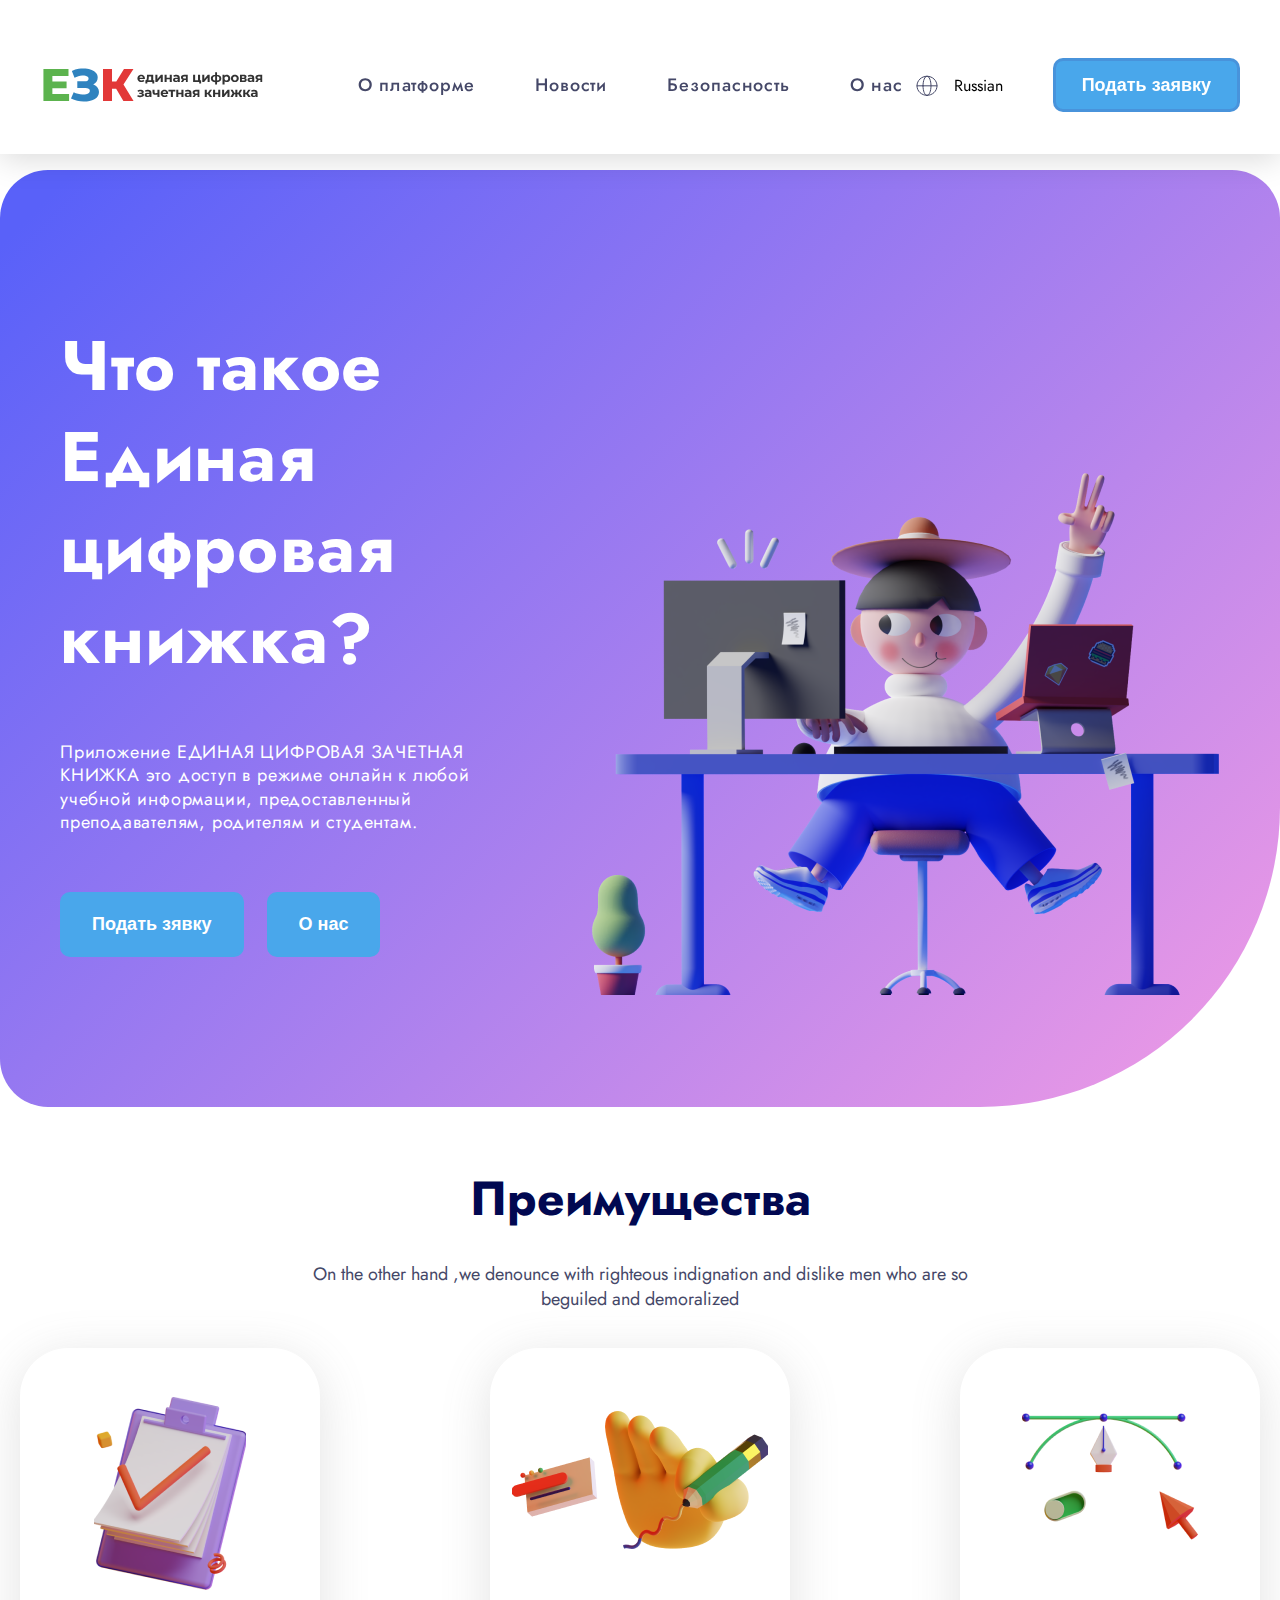
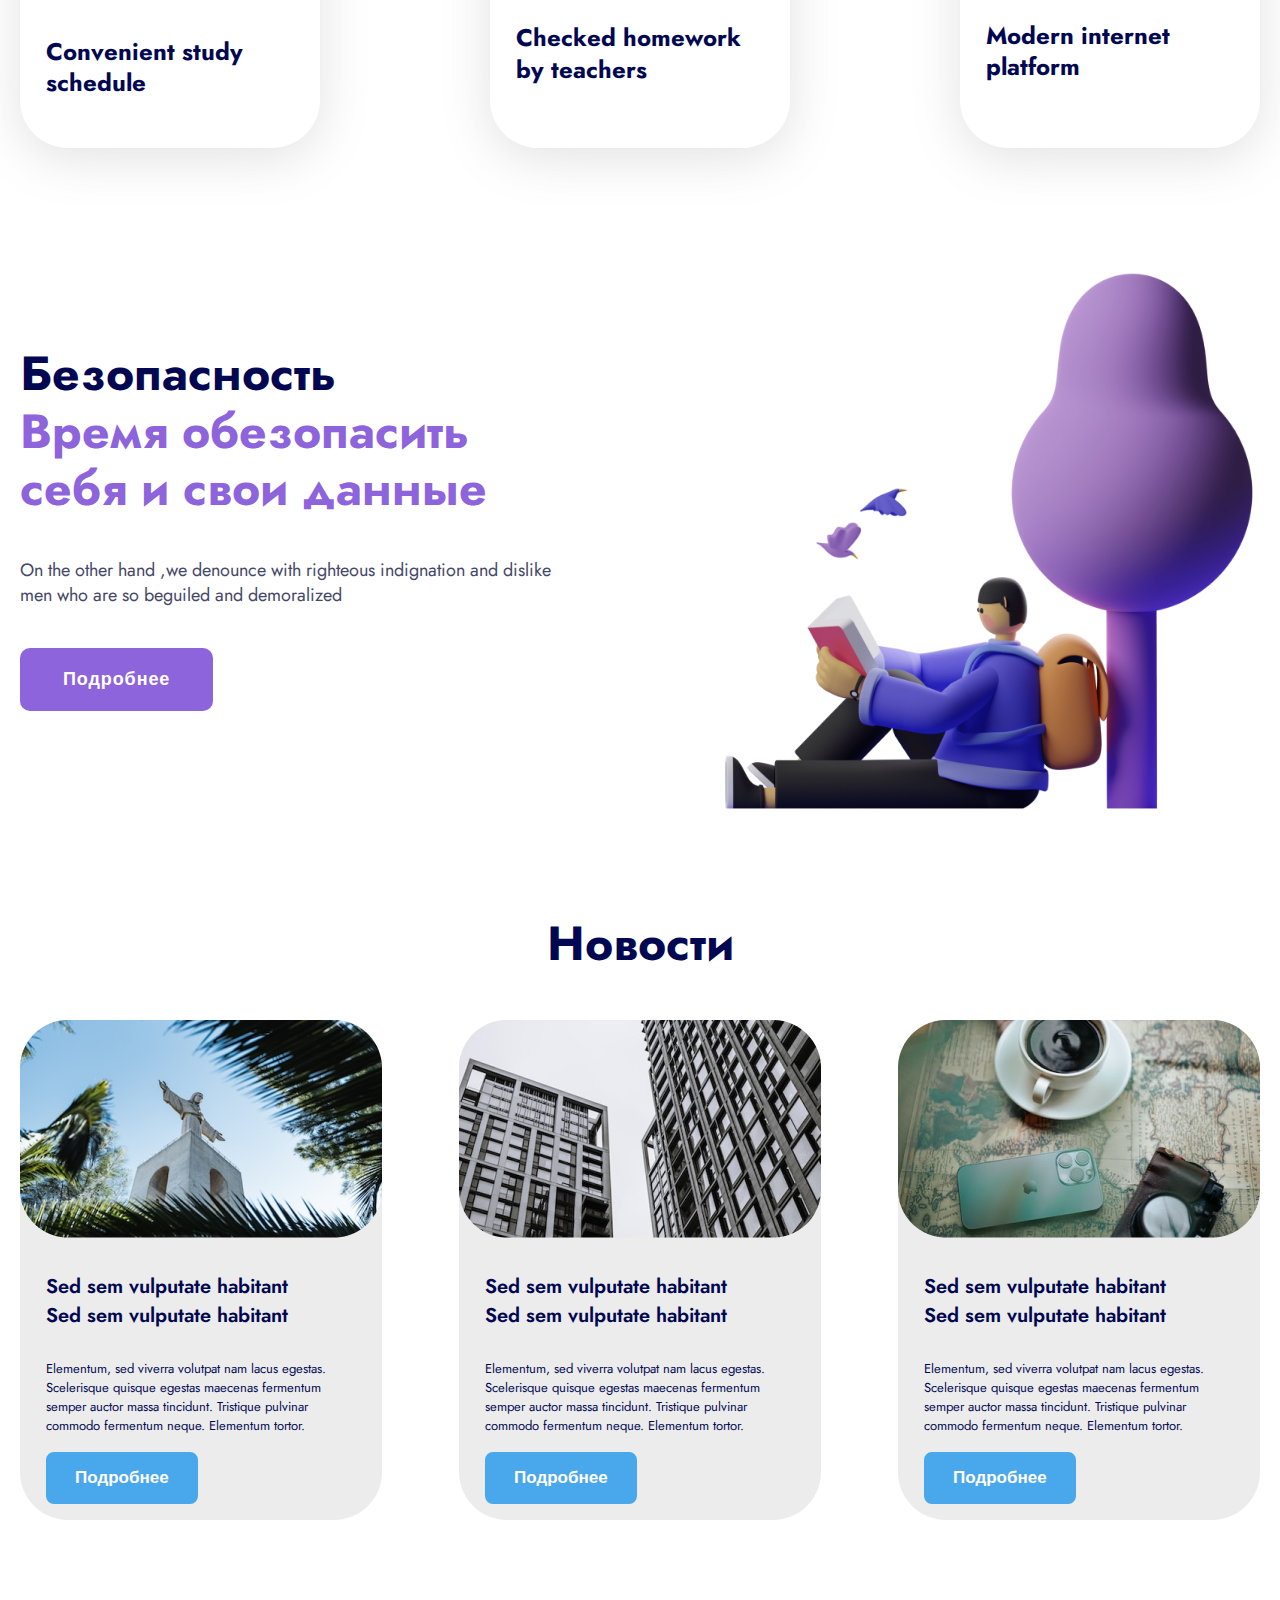
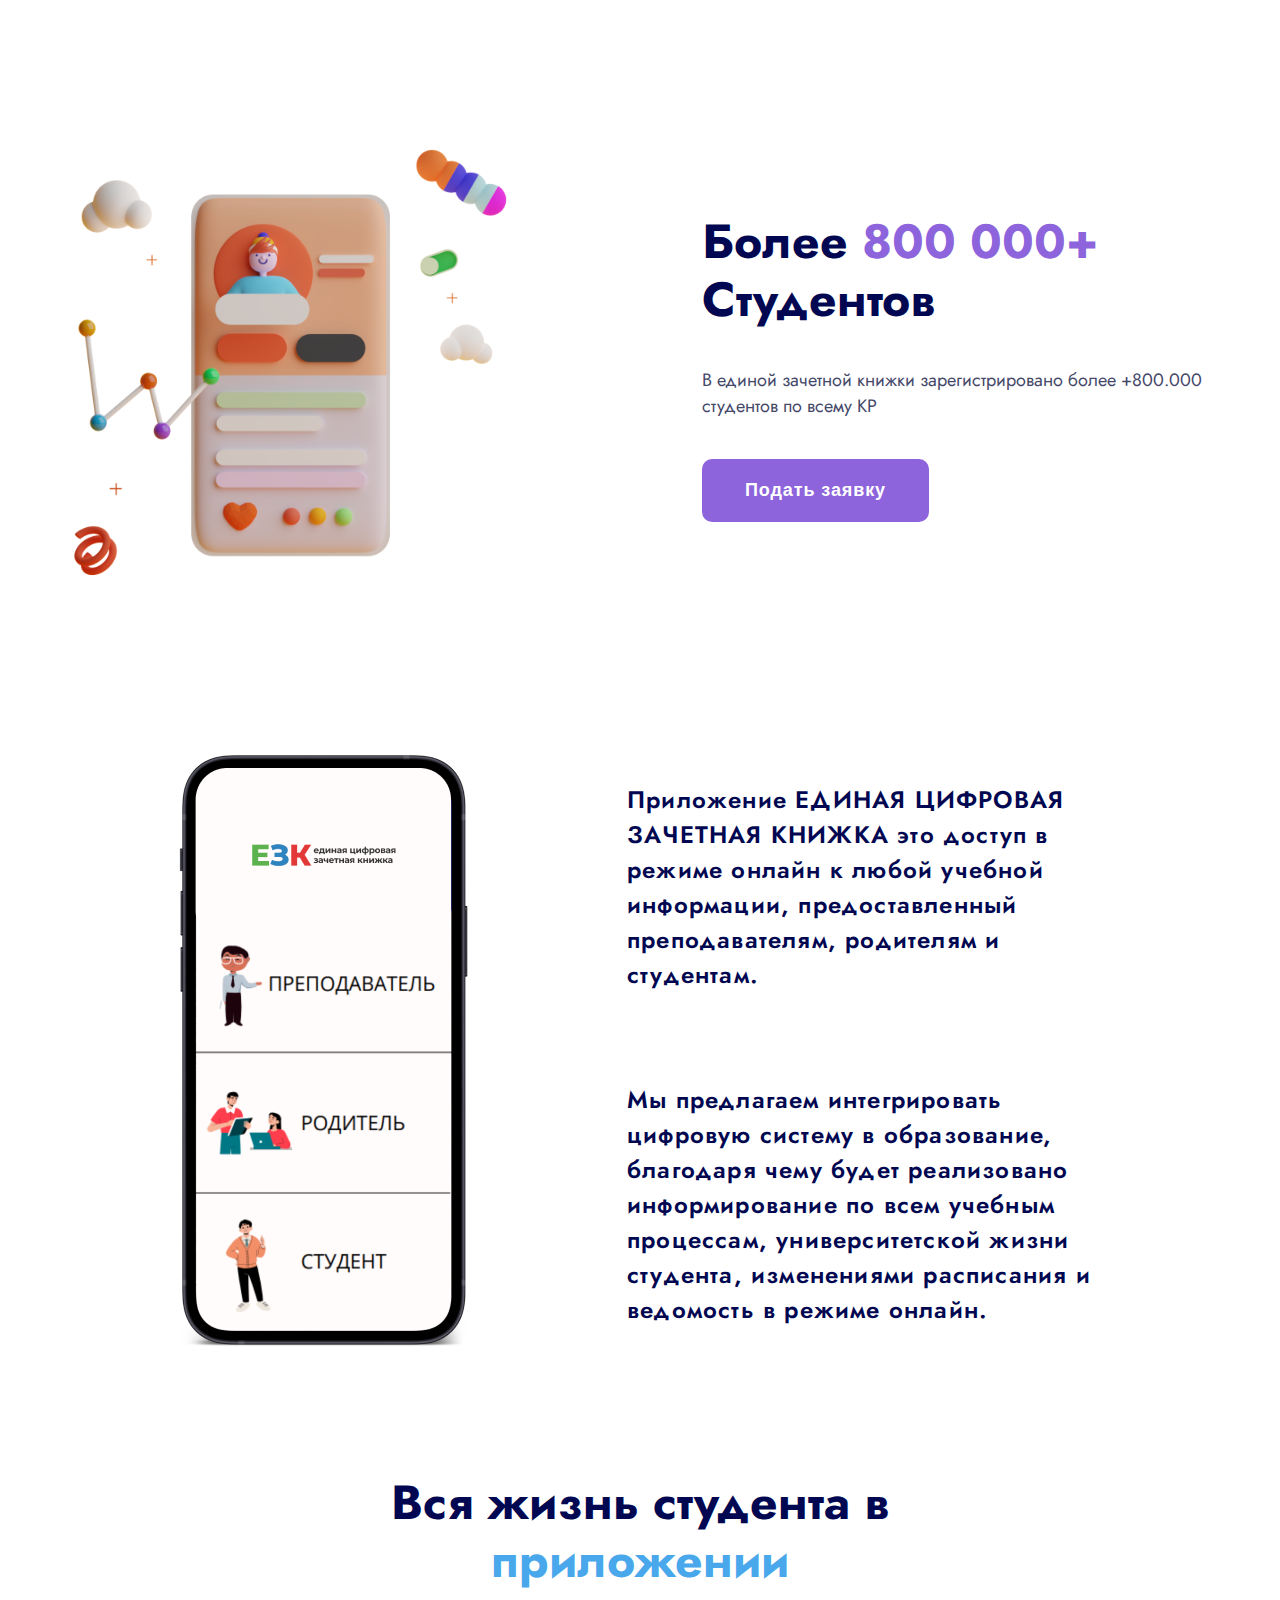
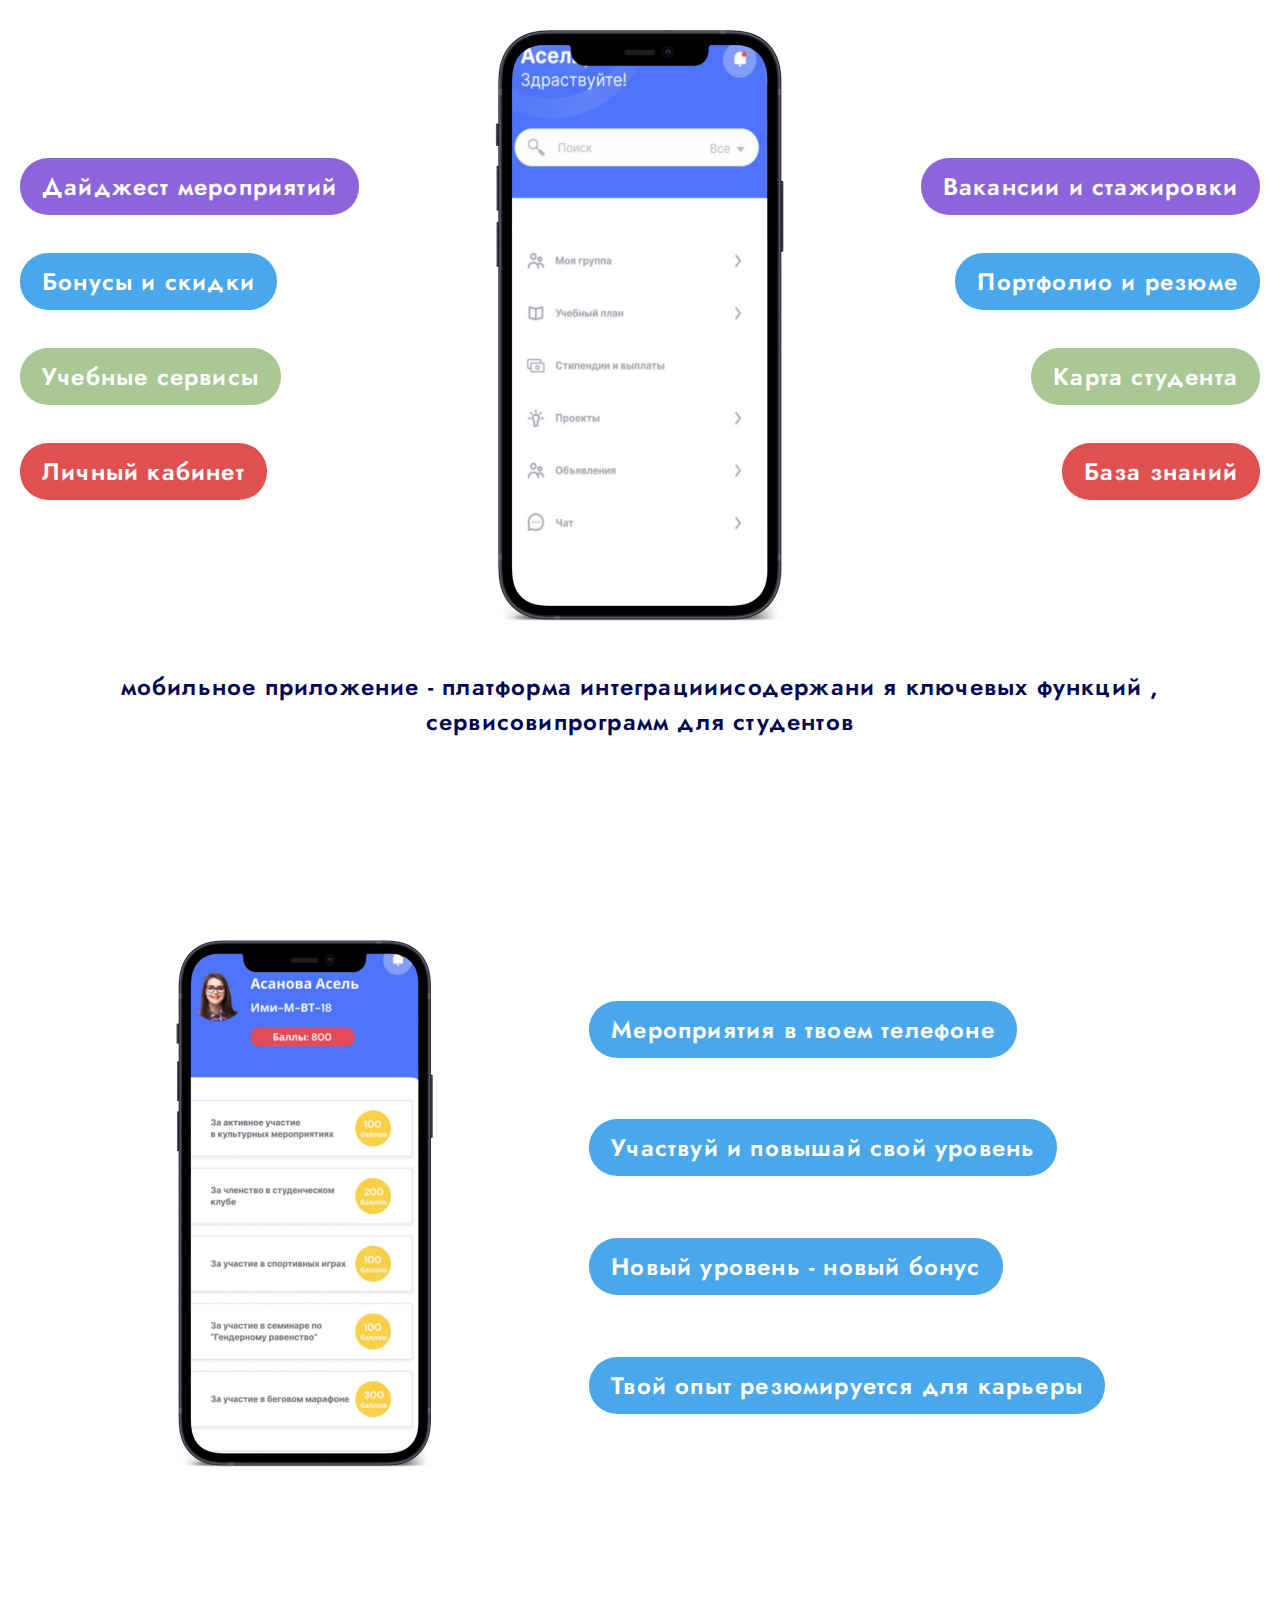
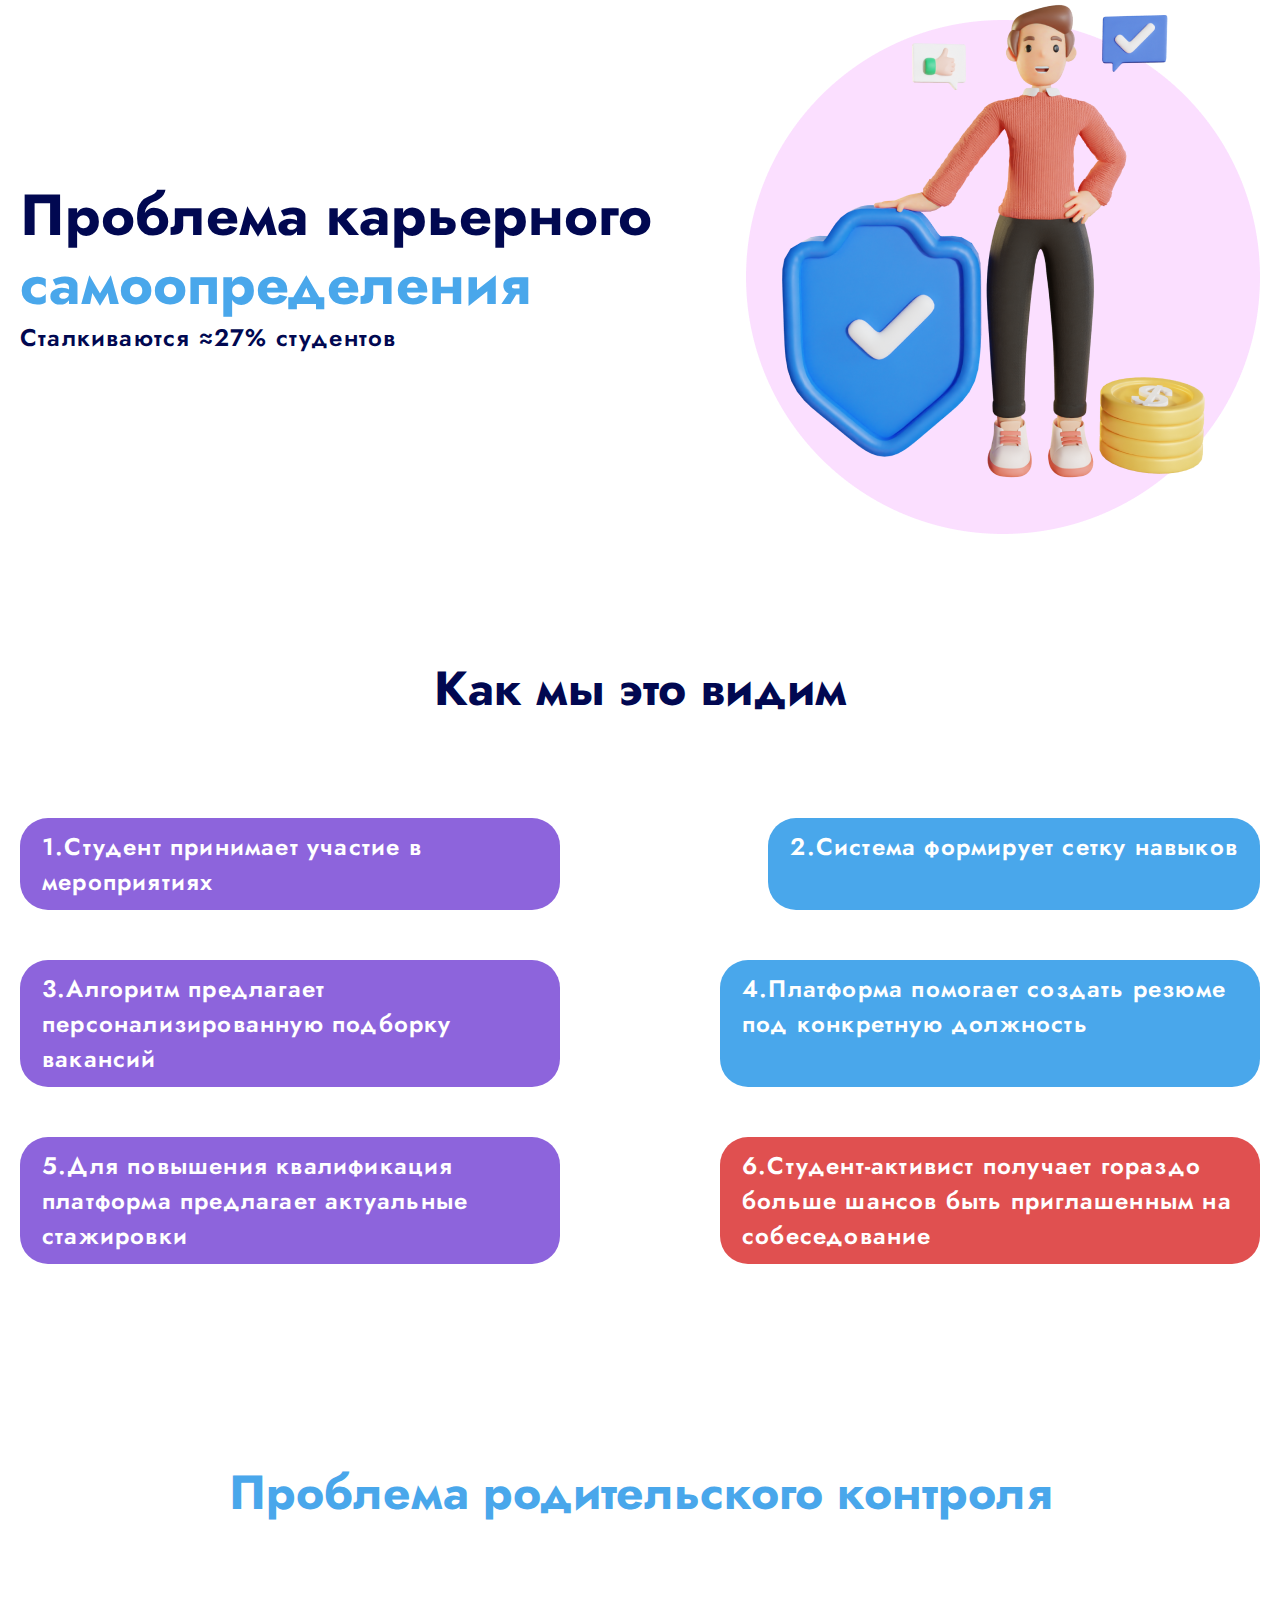
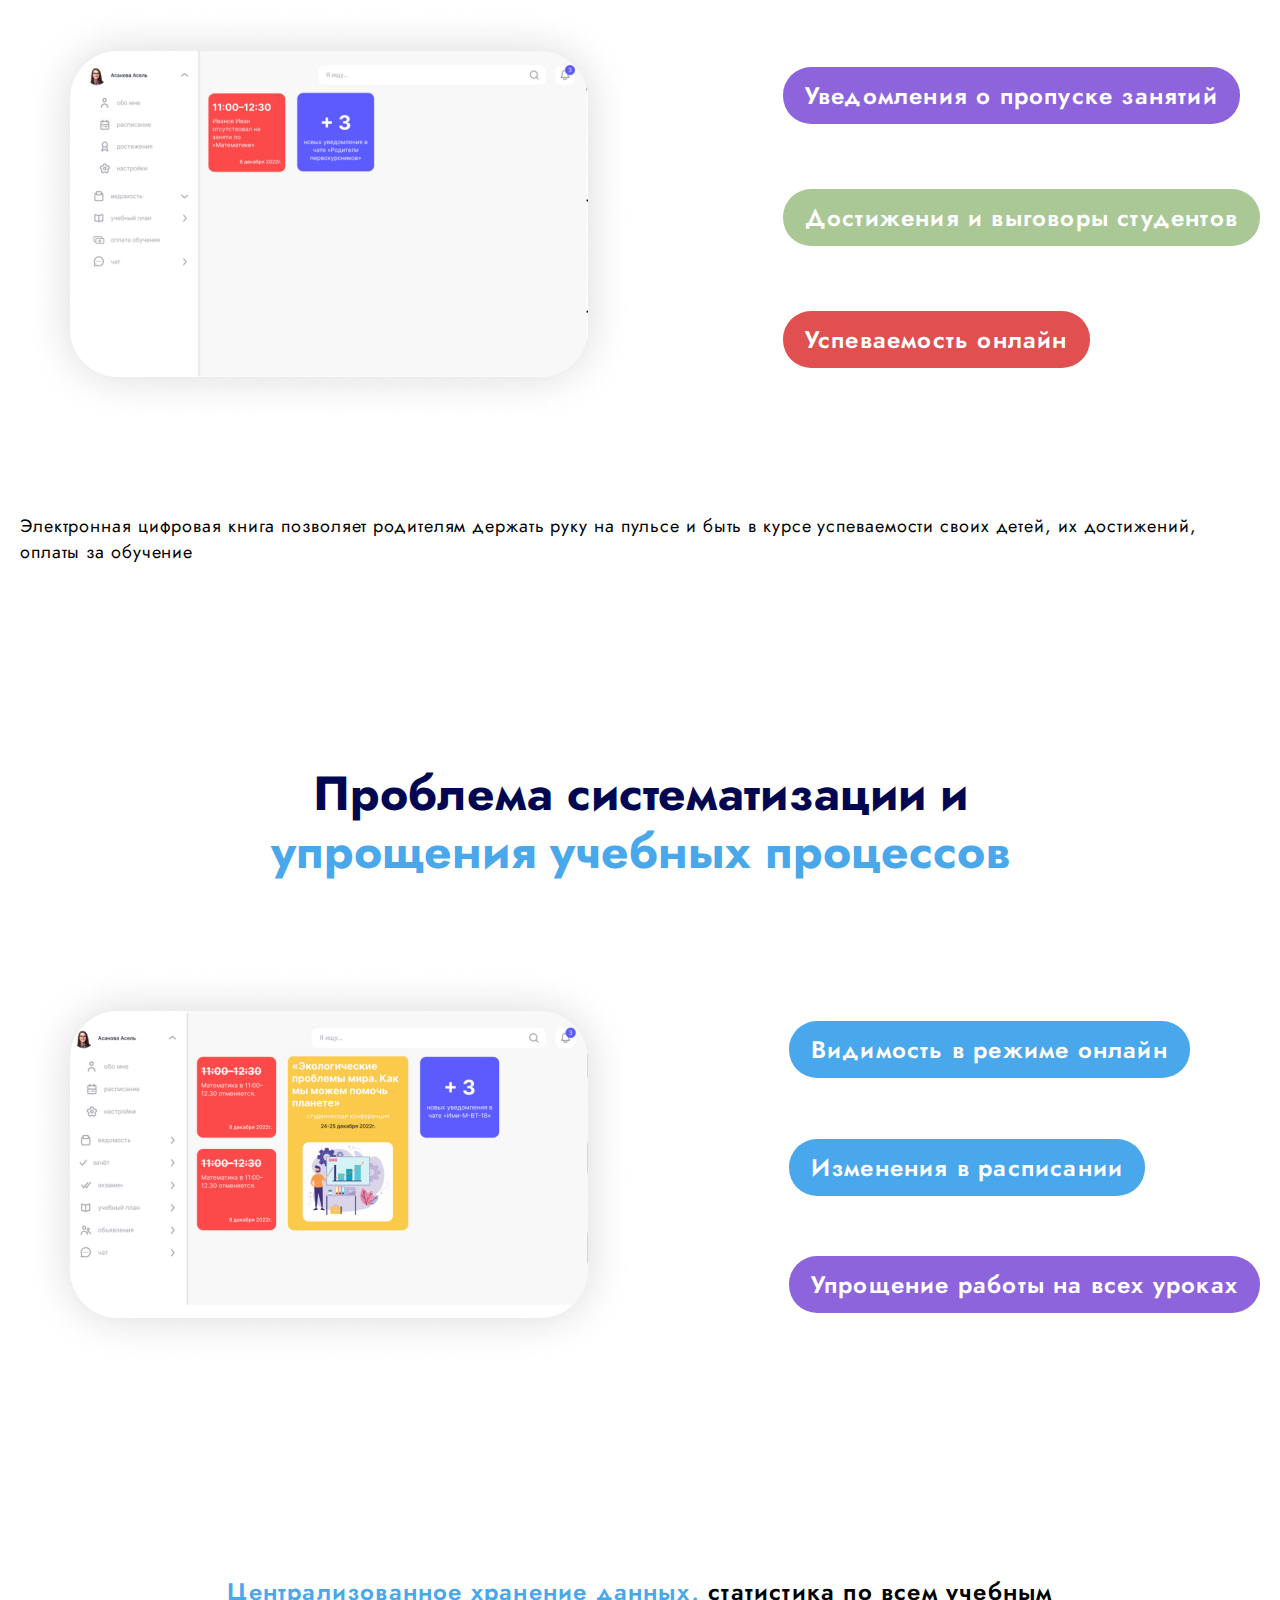
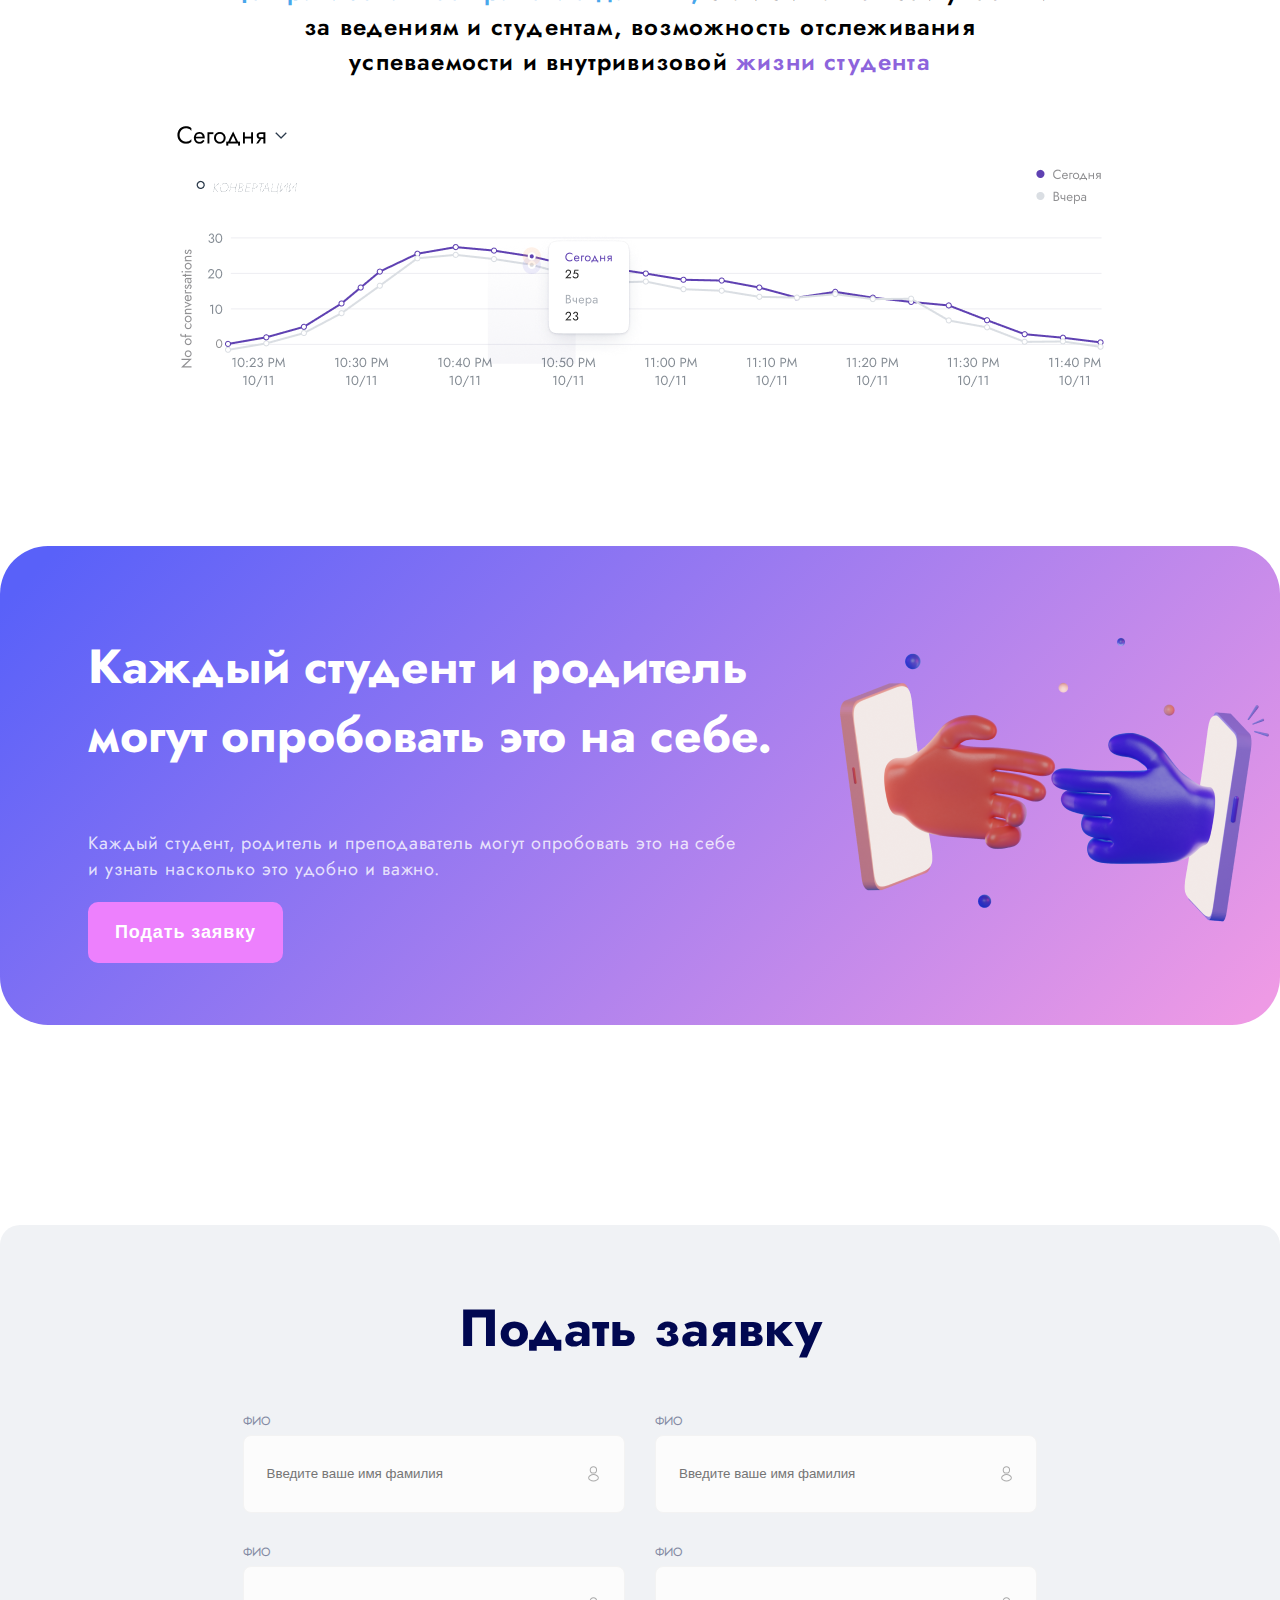
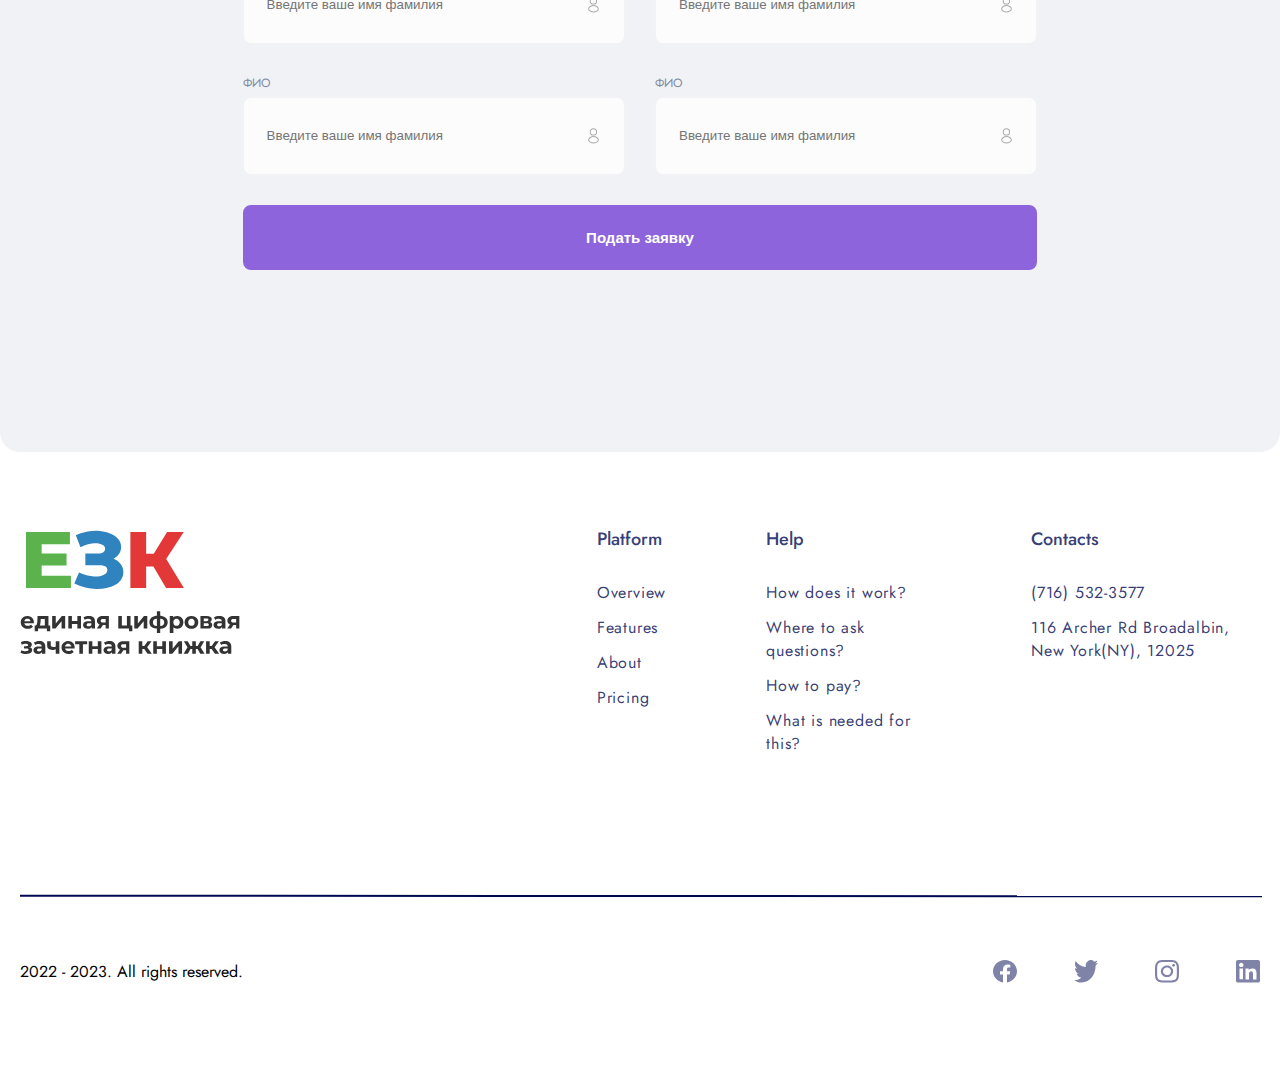
<file: index.html>
<!DOCTYPE html>
<html lang="en">
  <head>
    <meta charset="UTF-8" />
    <meta http-equiv="X-UA-Compatible" content="IE=edge" />
    <meta name="viewport" content="width=device-width, initial-scale=1.0" />
    <title>Document</title>
    <link rel="stylesheet" href="./css/index.css" />
  </head>
  <body>
    <header class="header">
      <div class="header__content">
        <div class="header__box">
          <div class="header__fix">
            <svg
              width="225"
              height="50"
              viewBox="0 0 225 50"
              fill="none"
              xmlns="http://www.w3.org/2000/svg"
              class="header__logo"
            >
              <path
                d="M11.7355 21.4105H26.576V28.1686H11.7355V21.4105ZM12.3747 34.0135H29.0875V41H3.42474V9.03574H28.4939V16.0222H12.3747V34.0135Z"
                fill="#5CB34E"
              />
              <path
                d="M30.9964 38.5342L33.6905 32.187C35.0604 32.8872 36.4912 33.4199 37.9829 33.7852C39.4746 34.1505 40.9206 34.3636 42.3209 34.4245C43.7212 34.4854 44.9846 34.3941 46.1109 34.1505C47.2677 33.8765 48.181 33.4656 48.8507 32.9176C49.5205 32.3696 49.8553 31.6543 49.8553 30.7714C49.8553 29.7973 49.4444 29.0971 48.6224 28.6709C47.8309 28.2143 46.7807 27.986 45.4717 27.986H37.2979V21.3648H44.741C45.9587 21.3648 46.9024 21.1213 47.5722 20.6342C48.2419 20.1471 48.5768 19.4926 48.5768 18.6707C48.5768 17.8792 48.2876 17.2551 47.7092 16.7985C47.1308 16.3114 46.3545 15.9765 45.3803 15.7939C44.4062 15.5808 43.3103 15.5047 42.0926 15.5656C40.8749 15.6265 39.6115 15.8548 38.3025 16.2505C36.9935 16.6158 35.7302 17.1181 34.5125 17.7574L31.864 10.9993C34.0254 9.93378 36.2934 9.20317 38.6678 8.80742C41.0423 8.41167 43.3559 8.32035 45.6087 8.53344C47.8614 8.74654 49.901 9.24883 51.7275 10.0403C53.5541 10.8014 55.0001 11.8212 56.0655 13.0998C57.1614 14.3783 57.7094 15.8852 57.7094 17.6204C57.7094 19.1425 57.2984 20.4972 56.4765 21.6845C55.6546 22.8717 54.5434 23.8002 53.1431 24.4699C51.7427 25.1396 50.1293 25.4745 48.3028 25.4745L48.5311 23.5566C50.6316 23.5566 52.4581 23.922 54.0107 24.6526C55.5937 25.3832 56.8114 26.3878 57.6637 27.6663C58.5466 28.9145 58.988 30.3605 58.988 32.0043C58.988 33.5569 58.577 34.942 57.7551 36.1597C56.9636 37.3469 55.8524 38.3515 54.4217 39.1735C52.9909 39.9954 51.347 40.6043 49.49 41C47.6635 41.4262 45.7 41.6241 43.5995 41.5936C41.499 41.5936 39.368 41.3349 37.2066 40.8173C35.0757 40.2998 33.0056 39.5388 30.9964 38.5342Z"
                fill="#2F83BF"
              />
              <path
                d="M83.375 41L74.3793 25.7941L81.6398 21.5018L93.5579 41H83.375ZM63.0092 41V9.03574H72.0049V41H63.0092ZM69.402 28.7623V21.4561H81.0005V28.7623H69.402ZM82.5074 25.9768L74.151 25.0635L83.9686 9.03574H93.4666L82.5074 25.9768Z"
                fill="#E23838"
              />
              <path
                d="M101.484 22.1061C100.67 22.1061 99.954 21.9469 99.3349 21.6285C98.7246 21.3101 98.2515 20.8768 97.9154 20.3284C97.5793 19.7712 97.4113 19.1389 97.4113 18.4313C97.4113 17.7149 97.5749 17.0826 97.9021 16.5342C98.2382 15.977 98.6937 15.5437 99.2686 15.2341C99.8434 14.9157 100.493 14.7565 101.219 14.7565C101.917 14.7565 102.545 14.9069 103.103 15.2076C103.669 15.4995 104.115 15.924 104.442 16.4812C104.77 17.0295 104.933 17.6884 104.933 18.4579C104.933 18.5375 104.929 18.6303 104.92 18.7365C104.911 18.8338 104.902 18.9266 104.894 19.0151H99.0961V17.8078H103.806L103.01 18.166C103.01 17.7945 102.935 17.4717 102.784 17.1976C102.634 16.9234 102.426 16.7111 102.161 16.5608C101.895 16.4016 101.586 16.322 101.232 16.322C100.878 16.322 100.564 16.4016 100.29 16.5608C100.025 16.7111 99.8169 16.9278 99.6665 17.2108C99.5162 17.485 99.441 17.8122 99.441 18.1925V18.5109C99.441 18.9001 99.525 19.245 99.6931 19.5457C99.87 19.8376 100.113 20.0631 100.423 20.2223C100.741 20.3727 101.113 20.4478 101.537 20.4478C101.917 20.4478 102.249 20.3903 102.532 20.2754C102.824 20.1604 103.089 19.9879 103.328 19.758L104.429 20.952C104.102 21.3234 103.691 21.6109 103.195 21.8143C102.7 22.0088 102.13 22.1061 101.484 22.1061ZM111.164 21.0714V16.5608H108.83L108.79 17.4762C108.772 17.8565 108.75 18.2191 108.723 18.564C108.697 18.9089 108.644 19.2229 108.564 19.5059C108.494 19.7801 108.387 20.0145 108.246 20.209C108.104 20.3948 107.914 20.523 107.675 20.5938L105.632 20.3019C105.889 20.3019 106.097 20.2267 106.256 20.0764C106.415 19.9172 106.539 19.7005 106.627 19.4263C106.716 19.1433 106.782 18.8249 106.826 18.4711C106.871 18.1085 106.902 17.7282 106.919 17.3302L107.012 14.8627H113.234V21.0714H111.164ZM105.394 23.5389V20.3019H114.256V23.5389H112.332V22H107.317V23.5389H105.394ZM115.359 22V14.8627H117.415V19.1079L120.891 14.8627H122.788V22H120.732V17.7547L117.269 22H115.359ZM124.579 22V14.8627H126.635V17.6486H129.739V14.8627H131.809V22H129.739V19.3335H126.635V22H124.579ZM137.863 22V20.607L137.73 20.3019V17.8078C137.73 17.3656 137.593 17.0207 137.319 16.773C137.053 16.5254 136.642 16.4016 136.085 16.4016C135.705 16.4016 135.329 16.4635 134.957 16.5873C134.595 16.7023 134.285 16.8615 134.029 17.0649L133.286 15.6189C133.675 15.3447 134.144 15.1324 134.692 14.9821C135.24 14.8317 135.798 14.7565 136.364 14.7565C137.451 14.7565 138.296 15.013 138.897 15.526C139.499 16.039 139.8 16.8394 139.8 17.9272V22H137.863ZM135.687 22.1061C135.13 22.1061 134.652 22.0133 134.254 21.8275C133.856 21.633 133.551 21.3721 133.339 21.0448C133.127 20.7176 133.02 20.3505 133.02 19.9437C133.02 19.5192 133.122 19.1477 133.326 18.8293C133.538 18.5109 133.87 18.2633 134.321 18.0864C134.772 17.9007 135.36 17.8078 136.085 17.8078H137.982V19.0151H136.311C135.824 19.0151 135.488 19.0947 135.302 19.2539C135.125 19.413 135.037 19.612 135.037 19.8508C135.037 20.1162 135.139 20.3284 135.342 20.4876C135.554 20.638 135.842 20.7132 136.204 20.7132C136.549 20.7132 136.859 20.6336 137.133 20.4744C137.407 20.3063 137.606 20.0631 137.73 19.7447L138.048 20.6999C137.898 21.1598 137.624 21.5091 137.226 21.7479C136.828 21.9867 136.315 22.1061 135.687 22.1061ZM145.896 22V19.6253L146.188 19.957H144.211C143.185 19.957 142.38 19.7447 141.796 19.3202C141.213 18.8957 140.921 18.2854 140.921 17.4894C140.921 16.6404 141.226 15.9903 141.836 15.5393C142.455 15.0882 143.287 14.8627 144.33 14.8627H147.74V22H145.896ZM140.815 22L142.712 19.2804H144.821L143.017 22H140.815ZM145.896 18.9885V16.0168L146.188 16.5475H144.37C143.946 16.5475 143.614 16.6271 143.375 16.7863C143.145 16.9455 143.03 17.202 143.03 17.5558C143.03 18.2368 143.468 18.5773 144.344 18.5773H146.188L145.896 18.9885ZM153.088 22V14.8627H155.144V20.3019H158.023V14.8627H160.093V22H153.088ZM159.204 23.5389V21.9735L159.681 22H158.023V20.3019H161.127V23.5389H159.204ZM162.23 22V14.8627H164.286V19.1079L167.762 14.8627H169.659V22H167.603V17.7547L164.14 22H162.23ZM176.252 22.1592C176.234 22.1592 176.186 22.1592 176.106 22.1592C176.026 22.1592 175.951 22.1592 175.88 22.1592C175.81 22.1592 175.761 22.1592 175.734 22.1592C174.187 22.1327 172.988 21.801 172.139 21.1642C171.29 20.5274 170.866 19.6076 170.866 18.4048C170.866 17.2197 171.286 16.3176 172.126 15.6985C172.975 15.0705 174.191 14.7521 175.774 14.7433C175.792 14.7433 175.836 14.7433 175.907 14.7433C175.987 14.7433 176.062 14.7433 176.132 14.7433C176.203 14.7433 176.247 14.7433 176.265 14.7433C177.866 14.7433 179.104 15.0528 179.98 15.6719C180.864 16.291 181.306 17.202 181.306 18.4048C181.306 19.6253 180.864 20.5584 179.98 21.204C179.104 21.8408 177.862 22.1592 176.252 22.1592ZM176.186 20.5672C176.92 20.5672 177.517 20.4921 177.977 20.3417C178.436 20.1825 178.772 19.9437 178.985 19.6253C179.206 19.2981 179.316 18.8912 179.316 18.4048C179.316 17.9361 179.21 17.5513 178.998 17.2506C178.786 16.9411 178.445 16.7111 177.977 16.5608C177.517 16.4104 176.92 16.3352 176.186 16.3352C176.159 16.3352 176.106 16.3352 176.026 16.3352C175.947 16.3352 175.894 16.3352 175.867 16.3352C175.16 16.3352 174.585 16.4148 174.143 16.574C173.7 16.7332 173.377 16.9632 173.174 17.2639C172.971 17.5646 172.869 17.9449 172.869 18.4048C172.869 18.8824 172.971 19.2804 173.174 19.5988C173.377 19.9172 173.7 20.156 174.143 20.3152C174.585 20.4744 175.16 20.5584 175.867 20.5672C175.894 20.5672 175.947 20.5672 176.026 20.5672C176.106 20.5672 176.159 20.5672 176.186 20.5672ZM175.137 24.5737V12.1563H177.035V24.5737H175.137ZM186.714 22.1061C186.113 22.1061 185.587 21.9735 185.135 21.7081C184.684 21.4428 184.331 21.0404 184.074 20.5009C183.827 19.9526 183.703 19.2627 183.703 18.4313C183.703 17.5911 183.822 16.9013 184.061 16.3618C184.3 15.8223 184.645 15.4199 185.096 15.1545C185.547 14.8892 186.086 14.7565 186.714 14.7565C187.386 14.7565 187.988 14.9113 188.518 15.2209C189.058 15.5216 189.482 15.9461 189.792 16.4944C190.11 17.0428 190.27 17.6884 190.27 18.4313C190.27 19.1831 190.11 19.8332 189.792 20.3815C189.482 20.9298 189.058 21.3544 188.518 21.6551C187.988 21.9558 187.386 22.1061 186.714 22.1061ZM182.495 24.5737V14.8627H184.472V16.322L184.432 18.4446L184.565 20.554V24.5737H182.495ZM186.356 20.408C186.701 20.408 187.006 20.3284 187.271 20.1692C187.546 20.01 187.762 19.7845 187.921 19.4926C188.089 19.1919 188.174 18.8382 188.174 18.4313C188.174 18.0157 188.089 17.6619 187.921 17.37C187.762 17.0782 187.546 16.8526 187.271 16.6934C187.006 16.5342 186.701 16.4546 186.356 16.4546C186.011 16.4546 185.702 16.5342 185.427 16.6934C185.153 16.8526 184.936 17.0782 184.777 17.37C184.618 17.6619 184.539 18.0157 184.539 18.4313C184.539 18.8382 184.618 19.1919 184.777 19.4926C184.936 19.7845 185.153 20.01 185.427 20.1692C185.702 20.3284 186.011 20.408 186.356 20.408ZM194.864 22.1061C194.104 22.1061 193.427 21.9469 192.834 21.6285C192.251 21.3101 191.786 20.8768 191.441 20.3284C191.105 19.7712 190.937 19.1389 190.937 18.4313C190.937 17.7149 191.105 17.0826 191.441 16.5342C191.786 15.977 192.251 15.5437 192.834 15.2341C193.427 14.9157 194.104 14.7565 194.864 14.7565C195.616 14.7565 196.288 14.9157 196.881 15.2341C197.473 15.5437 197.938 15.9726 198.274 16.521C198.61 17.0693 198.778 17.7061 198.778 18.4313C198.778 19.1389 198.61 19.7712 198.274 20.3284C197.938 20.8768 197.473 21.3101 196.881 21.6285C196.288 21.9469 195.616 22.1061 194.864 22.1061ZM194.864 20.408C195.209 20.408 195.519 20.3284 195.793 20.1692C196.067 20.01 196.284 19.7845 196.443 19.4926C196.602 19.1919 196.682 18.8382 196.682 18.4313C196.682 18.0157 196.602 17.6619 196.443 17.37C196.284 17.0782 196.067 16.8526 195.793 16.6934C195.519 16.5342 195.209 16.4546 194.864 16.4546C194.519 16.4546 194.21 16.5342 193.936 16.6934C193.661 16.8526 193.44 17.0782 193.272 17.37C193.113 17.6619 193.033 18.0157 193.033 18.4313C193.033 18.8382 193.113 19.1919 193.272 19.4926C193.44 19.7845 193.661 20.01 193.936 20.1692C194.21 20.3284 194.519 20.408 194.864 20.408ZM200.002 22V14.8627H203.651C204.544 14.8627 205.242 15.0263 205.747 15.3535C206.251 15.6719 206.503 16.123 206.503 16.7067C206.503 17.2904 206.264 17.7503 205.786 18.0864C205.318 18.4136 204.694 18.5773 203.916 18.5773L204.128 18.0997C204.995 18.0997 205.64 18.2589 206.065 18.5773C206.498 18.8957 206.715 19.36 206.715 19.9702C206.715 20.5982 206.476 21.0935 205.999 21.4561C205.521 21.8187 204.791 22 203.81 22H200.002ZM201.899 20.5938H203.637C204.018 20.5938 204.301 20.5319 204.486 20.408C204.681 20.2754 204.778 20.0764 204.778 19.811C204.778 19.5369 204.69 19.3379 204.513 19.2141C204.336 19.0814 204.057 19.0151 203.677 19.0151H201.899V20.5938ZM201.899 17.7945H203.465C203.827 17.7945 204.097 17.7282 204.274 17.5956C204.46 17.4629 204.553 17.2727 204.553 17.0251C204.553 16.7686 204.46 16.5785 204.274 16.4546C204.097 16.3308 203.827 16.2689 203.465 16.2689H201.899V17.7945ZM212.328 22V20.607L212.195 20.3019V17.8078C212.195 17.3656 212.058 17.0207 211.784 16.773C211.518 16.5254 211.107 16.4016 210.55 16.4016C210.17 16.4016 209.794 16.4635 209.422 16.5873C209.06 16.7023 208.75 16.8615 208.494 17.0649L207.751 15.6189C208.14 15.3447 208.609 15.1324 209.157 14.9821C209.705 14.8317 210.263 14.7565 210.829 14.7565C211.916 14.7565 212.761 15.013 213.362 15.526C213.964 16.039 214.265 16.8394 214.265 17.9272V22H212.328ZM210.152 22.1061C209.595 22.1061 209.117 22.0133 208.719 21.8275C208.321 21.633 208.016 21.3721 207.804 21.0448C207.592 20.7176 207.485 20.3505 207.485 19.9437C207.485 19.5192 207.587 19.1477 207.791 18.8293C208.003 18.5109 208.335 18.2633 208.786 18.0864C209.237 17.9007 209.825 17.8078 210.55 17.8078H212.447V19.0151H210.776C210.289 19.0151 209.953 19.0947 209.767 19.2539C209.59 19.413 209.502 19.612 209.502 19.8508C209.502 20.1162 209.604 20.3284 209.807 20.4876C210.019 20.638 210.307 20.7132 210.669 20.7132C211.014 20.7132 211.324 20.6336 211.598 20.4744C211.872 20.3063 212.071 20.0631 212.195 19.7447L212.513 20.6999C212.363 21.1598 212.089 21.5091 211.691 21.7479C211.293 21.9867 210.78 22.1061 210.152 22.1061ZM220.361 22V19.6253L220.653 19.957H218.676C217.65 19.957 216.845 19.7447 216.261 19.3202C215.678 18.8957 215.386 18.2854 215.386 17.4894C215.386 16.6404 215.691 15.9903 216.301 15.5393C216.92 15.0882 217.752 14.8627 218.795 14.8627H222.205V22H220.361ZM215.28 22L217.177 19.2804H219.286L217.482 22H215.28ZM220.361 18.9885V16.0168L220.653 16.5475H218.835C218.411 16.5475 218.079 16.6271 217.84 16.7863C217.61 16.9455 217.495 17.202 217.495 17.5558C217.495 18.2368 217.933 18.5773 218.809 18.5773H220.653L220.361 18.9885ZM100.409 37.1327C101.082 37.1327 101.683 37.0442 102.214 36.8673C102.753 36.6816 103.178 36.4207 103.487 36.0846C103.806 35.7397 103.965 35.3373 103.965 34.8774C103.965 34.3379 103.739 33.9133 103.288 33.6038C102.837 33.2854 102.218 33.1262 101.431 33.1262L101.378 33.5375C101.829 33.5375 102.236 33.4623 102.598 33.3119C102.961 33.1527 103.244 32.9361 103.447 32.6619C103.66 32.3877 103.766 32.0782 103.766 31.7332C103.766 31.2999 103.611 30.9328 103.302 30.6321C103.001 30.3314 102.585 30.1015 102.055 29.9423C101.524 29.7831 100.927 29.7123 100.264 29.73C99.8125 29.7389 99.357 29.8008 98.8971 29.9157C98.4372 30.0307 97.9729 30.1855 97.5041 30.3801L98.0082 31.8128C98.4062 31.6536 98.7954 31.5342 99.1757 31.4546C99.556 31.3662 99.923 31.322 100.277 31.322C100.586 31.322 100.843 31.3529 101.046 31.4148C101.25 31.4679 101.404 31.5475 101.511 31.6536C101.617 31.7598 101.67 31.888 101.67 32.0384C101.67 32.1799 101.626 32.3037 101.537 32.4098C101.458 32.5071 101.334 32.5823 101.166 32.6354C100.998 32.6884 100.794 32.7149 100.555 32.7149H99.2686V34.0018H100.728C101.099 34.0018 101.382 34.0637 101.577 34.1875C101.771 34.3025 101.869 34.475 101.869 34.7049C101.869 34.8818 101.807 35.0321 101.683 35.156C101.559 35.2798 101.378 35.3771 101.139 35.4478C100.909 35.5097 100.635 35.5407 100.317 35.5407C99.8744 35.5407 99.4366 35.4965 99.0032 35.408C98.5787 35.3107 98.1851 35.1737 97.8225 34.9968L97.2653 36.4428C97.7252 36.6728 98.2249 36.8452 98.7644 36.9602C99.3128 37.0752 99.8611 37.1327 100.409 37.1327ZM109.517 37V35.607L109.385 35.3019V32.8078C109.385 32.3656 109.247 32.0207 108.973 31.773C108.708 31.5254 108.297 31.4016 107.739 31.4016C107.359 31.4016 106.983 31.4635 106.612 31.5873C106.249 31.7023 105.94 31.8615 105.683 32.0649L104.94 30.6189C105.329 30.3447 105.798 30.1324 106.346 29.9821C106.895 29.8317 107.452 29.7565 108.018 29.7565C109.106 29.7565 109.951 30.013 110.552 30.526C111.153 31.039 111.454 31.8394 111.454 32.9272V37H109.517ZM107.341 37.1061C106.784 37.1061 106.307 37.0133 105.909 36.8275C105.511 36.633 105.206 36.3721 104.993 36.0448C104.781 35.7176 104.675 35.3505 104.675 34.9437C104.675 34.5192 104.777 34.1477 104.98 33.8293C105.192 33.5109 105.524 33.2633 105.975 33.0864C106.426 32.9007 107.014 32.8078 107.739 32.8078H109.637V34.0151H107.965C107.479 34.0151 107.142 34.0947 106.957 34.2539C106.78 34.413 106.691 34.612 106.691 34.8508C106.691 35.1162 106.793 35.3284 106.997 35.4876C107.209 35.638 107.496 35.7132 107.859 35.7132C108.204 35.7132 108.513 35.6336 108.788 35.4744C109.062 35.3063 109.261 35.0631 109.385 34.7447L109.703 35.6999C109.553 36.1598 109.278 36.5091 108.88 36.7479C108.482 36.9867 107.969 37.1061 107.341 37.1061ZM117.55 34.2671C117.258 34.4263 116.936 34.5546 116.582 34.6518C116.228 34.7491 115.839 34.7978 115.414 34.7978C114.477 34.7978 113.756 34.5855 113.252 34.161C112.748 33.7276 112.496 33.0422 112.496 32.1047V29.8627H114.565V31.972C114.565 32.4142 114.68 32.7326 114.91 32.9272C115.14 33.1129 115.463 33.2058 115.879 33.2058C116.179 33.2058 116.467 33.1704 116.741 33.0997C117.024 33.0289 117.294 32.9272 117.55 32.7945V34.2671ZM117.404 37V29.8627H119.474V37H117.404ZM124.751 37.1061C123.937 37.1061 123.221 36.9469 122.602 36.6285C121.992 36.3101 121.518 35.8768 121.182 35.3284C120.846 34.7712 120.678 34.1389 120.678 33.4313C120.678 32.7149 120.842 32.0826 121.169 31.5342C121.505 30.977 121.961 30.5437 122.536 30.2341C123.11 29.9157 123.76 29.7565 124.486 29.7565C125.184 29.7565 125.812 29.9069 126.37 30.2076C126.936 30.4995 127.382 30.924 127.709 31.4812C128.037 32.0295 128.2 32.6884 128.2 33.4579C128.2 33.5375 128.196 33.6303 128.187 33.7365C128.178 33.8338 128.169 33.9266 128.161 34.0151H122.363V32.8078H127.073L126.277 33.166C126.277 32.7945 126.202 32.4717 126.051 32.1976C125.901 31.9234 125.693 31.7111 125.428 31.5608C125.162 31.4016 124.853 31.322 124.499 31.322C124.145 31.322 123.831 31.4016 123.557 31.5608C123.292 31.7111 123.084 31.9278 122.934 32.2108C122.783 32.485 122.708 32.8122 122.708 33.1925V33.5109C122.708 33.9001 122.792 34.245 122.96 34.5457C123.137 34.8376 123.38 35.0631 123.69 35.2223C124.008 35.3727 124.38 35.4478 124.804 35.4478C125.184 35.4478 125.516 35.3903 125.799 35.2754C126.091 35.1604 126.356 34.9879 126.595 34.758L127.696 35.952C127.369 36.3234 126.958 36.6109 126.462 36.8143C125.967 37.0088 125.397 37.1061 124.751 37.1061ZM130.867 37V31.0832L131.331 31.5608H128.453V29.8627H135.338V31.5608H132.459L132.923 31.0832V37H130.867ZM136.242 37V29.8627H138.298V32.6486H141.403V29.8627H143.472V37H141.403V34.3335H138.298V37H136.242ZM149.526 37V35.607L149.394 35.3019V32.8078C149.394 32.3656 149.257 32.0207 148.982 31.773C148.717 31.5254 148.306 31.4016 147.749 31.4016C147.368 31.4016 146.992 31.4635 146.621 31.5873C146.258 31.7023 145.949 31.8615 145.692 32.0649L144.949 30.6189C145.339 30.3447 145.807 30.1324 146.356 29.9821C146.904 29.8317 147.461 29.7565 148.027 29.7565C149.115 29.7565 149.96 30.013 150.561 30.526C151.162 31.039 151.463 31.8394 151.463 32.9272V37H149.526ZM147.351 37.1061C146.793 37.1061 146.316 37.0133 145.918 36.8275C145.52 36.633 145.215 36.3721 145.002 36.0448C144.79 35.7176 144.684 35.3505 144.684 34.9437C144.684 34.5192 144.786 34.1477 144.989 33.8293C145.201 33.5109 145.533 33.2633 145.984 33.0864C146.435 32.9007 147.023 32.8078 147.749 32.8078H149.646V34.0151H147.974C147.488 34.0151 147.152 34.0947 146.966 34.2539C146.789 34.413 146.701 34.612 146.701 34.8508C146.701 35.1162 146.802 35.3284 147.006 35.4876C147.218 35.638 147.505 35.7132 147.868 35.7132C148.213 35.7132 148.522 35.6336 148.797 35.4744C149.071 35.3063 149.27 35.0631 149.394 34.7447L149.712 35.6999C149.562 36.1598 149.287 36.5091 148.889 36.7479C148.491 36.9867 147.979 37.1061 147.351 37.1061ZM157.559 37V34.6253L157.851 34.957H155.874C154.849 34.957 154.044 34.7447 153.46 34.3202C152.876 33.8957 152.584 33.2854 152.584 32.4894C152.584 31.6404 152.89 30.9903 153.5 30.5393C154.119 30.0882 154.95 29.8627 155.994 29.8627H159.403V37H157.559ZM152.478 37L154.375 34.2804H156.485L154.68 37H152.478ZM157.559 33.9885V31.0168L157.851 31.5475H156.034C155.609 31.5475 155.277 31.6271 155.039 31.7863C154.809 31.9455 154.694 32.202 154.694 32.5558C154.694 33.2368 155.132 33.5773 156.007 33.5773H157.851L157.559 33.9885ZM169.806 37L167.418 33.6171L169.103 32.6221L172.247 37H169.806ZM164.751 37V29.8627H166.821V37H164.751ZM166.211 34.2937V32.6354H168.705V34.2937H166.211ZM169.302 33.6701L167.365 33.4579L169.872 29.8627H172.075L169.302 33.6701ZM173.064 37V29.8627H175.12V32.6486H178.225V29.8627H180.294V37H178.225V34.3335H175.12V37H173.064ZM182.077 37V29.8627H184.133V34.1079L187.609 29.8627H189.506V37H187.449V32.7547L183.987 37H182.077ZM199.88 37L197.982 33.6171L199.654 32.6221L202.334 37H199.88ZM196.762 34.2937V32.6354H199.243V34.2937H196.762ZM199.866 33.6701L197.916 33.4579L199.972 29.8627H202.161L199.866 33.6701ZM192.822 37H190.381L193.047 32.6221L194.719 33.6171L192.822 37ZM197.372 37H195.329V29.8627H197.372V37ZM195.939 34.2937H193.472V32.6354H195.939V34.2937ZM192.835 33.6701L190.54 29.8627H192.729L194.772 33.4579L192.835 33.6701ZM208.265 37L205.877 33.6171L207.562 32.6221L210.706 37H208.265ZM203.211 37V29.8627H205.28V37H203.211ZM204.67 34.2937V32.6354H207.164V34.2937H204.67ZM207.761 33.6701L205.824 33.4579L208.331 29.8627H210.534L207.761 33.6701ZM215.666 37V35.607L215.533 35.3019V32.8078C215.533 32.3656 215.396 32.0207 215.122 31.773C214.856 31.5254 214.445 31.4016 213.888 31.4016C213.508 31.4016 213.132 31.4635 212.76 31.5873C212.398 31.7023 212.088 31.8615 211.832 32.0649L211.089 30.6189C211.478 30.3447 211.947 30.1324 212.495 29.9821C213.043 29.8317 213.6 29.7565 214.166 29.7565C215.254 29.7565 216.099 30.013 216.7 30.526C217.302 31.039 217.602 31.8394 217.602 32.9272V37H215.666ZM213.49 37.1061C212.933 37.1061 212.455 37.0133 212.057 36.8275C211.659 36.633 211.354 36.3721 211.142 36.0448C210.929 35.7176 210.823 35.3505 210.823 34.9437C210.823 34.5192 210.925 34.1477 211.128 33.8293C211.341 33.5109 211.672 33.2633 212.123 33.0864C212.574 32.9007 213.163 32.8078 213.888 32.8078H215.785V34.0151H214.113C213.627 34.0151 213.291 34.0947 213.105 34.2539C212.928 34.413 212.84 34.612 212.84 34.8508C212.84 35.1162 212.942 35.3284 213.145 35.4876C213.357 35.638 213.645 35.7132 214.007 35.7132C214.352 35.7132 214.662 35.6336 214.936 35.4744C215.21 35.3063 215.409 35.0631 215.533 34.7447L215.851 35.6999C215.701 36.1598 215.427 36.5091 215.029 36.7479C214.631 36.9867 214.118 37.1061 213.49 37.1061Z"
                fill="black"
                fill-opacity="0.8"
              />
            </svg>
          </div>
          <ul>
            <li><a href="./pages/AboutPlatform.html">О платформе</a></li>
            <li><a href="./pages/News.html">Новости</a></li>
            <li><a href="./pages/Security.html">Безопасность</a></li>
            <li><a href="./pages/AboutUs.html">О нас</a></li>
          </ul>
        </div>
        <div class="header__block">
          <div>
            <svg
              width="22"
              height="21"
              viewBox="0 0 22 21"
              fill="none"
              xmlns="http://www.w3.org/2000/svg"
            >
              <path
                d="M11 20.3771C16.5228 20.3771 21 16.1002 21 10.8243C21 5.54851 16.5228 1.27161 11 1.27161C5.47715 1.27161 1 5.54851 1 10.8243C1 16.1002 5.47715 20.3771 11 20.3771Z"
                stroke="#454868"
                stroke-linecap="round"
                stroke-linejoin="round"
              />
              <path
                d="M7.00006 10.8243C7.00006 16.1002 8.79092 20.3771 11.0001 20.3771C13.2092 20.3771 15.0001 16.1002 15.0001 10.8243C15.0001 5.54851 13.2092 1.27161 11.0001 1.27161C8.79092 1.27161 7.00006 5.54851 7.00006 10.8243Z"
                stroke="#454868"
                stroke-linecap="round"
                stroke-linejoin="round"
              />
              <path
                d="M1 10.8243H21"
                stroke="#454868"
                stroke-linecap="round"
                stroke-linejoin="round"
              />
            </svg>
            <p>Russian</p>
          </div>
          <div class="lang-active">
            <div class="lang-option">English</div>
            <hr>
            <div class="lang-option">Кыргызский</div>
            <hr>
            <div class="lang-option">Русский</div>
          </div>
          <button>Подать заявку</button>
        </div>
        <svg
          width="36"
          height="36"
          viewBox="0 0 36 36"
          fill="none"
          xmlns="http://www.w3.org/2000/svg"
          class="burgerBtn"
        >
          <rect width="36" height="36" rx="10" fill="#0099FF"></rect>
          <path
            d="M10 12L25 12M15.1562 17.625L25 17.625M10 23.25L25 23.25"
            stroke="white"
            stroke-width="1.5625"
            stroke-linecap="round"
          ></path>
        </svg>
      </div>
    </header>
    <div class="burger">
      <nav>
        <a href="./pages/AboutPlatform.html" class="active"> О платформе </a>
        <a href="./pages/News.html">Новости</a>
        <a href="./pages/Security.html">Безопасность</a>
        <a href="./pages/AboutUs.html"> О нас </a>
      </nav>
      <div class="burger__bottom">
        <button>Подать заявку</button>
      </div>
    </div>
    <section class="hero">
      <div
        class="hero__content"
        style="
          background: linear-gradient(134.65deg, #5961f9 3.4%, #ee9ae5 97.69%);
        "
      >
        <div class="hero__info">
          <h1>Что такое Единая цифровая книжка?</h1>
          <p>
            Приложение ЕДИНАЯ ЦИФРОВАЯ ЗАЧЕТНАЯ КНИЖКА это доступ в режиме
            онлайн к любой учебной информации, предоставленный преподавателям,
            родителям и студентам.
          </p>
          <div class="hero__btns">
            <button>Подать зявку</button>
            <button>О нас</button>
          </div>
        </div>
        <div class="hero__img">
          <img src="./img/hero/hero-img-1.png" alt="hero-img" />
        </div>
      </div>
    </section>
    <section class="features">
      <div class="container">
        <h2 class="title">Преимущества</h2>
        <h3 class="features__suptitle">
          On the other hand ,we denounce with righteous indignation and dislike
          men who are so beguiled and demoralized
        </h3>
        <div class="features__content">
          <div class="features__item">
            <img src="./img/features/img-1.png" alt="" />
            <p>Convenient study schedule</p>
          </div>
          <div class="features__item">
            <img src="./img/features/img-2.png" alt="" />
            <p>Checked homework by teachers</p>
          </div>
          <div class="features__item">
            <img src="./img/features/img-3.png" alt="" />
            <p>Modern internet platform</p>
          </div>
        </div>
      </div>
    </section>
    <section class="security">
      <div class="container">
        <div class="security__content">
          <div class="security__info">
            <h2>
              Безопасность <br />
              <span class="text-dark-blue"
                >Время обезопасить <br />
                себя и свои данные</span
              >
            </h2>
            <p>
              On the other hand ,we denounce with righteous indignation and
              dislike men who are so beguiled and demoralized
            </p>
            <button class="btn">Подробнее</button>
          </div>
          <div class="security__img">
            <img src="./img/security/img.png" alt="" />
          </div>
        </div>
      </div>
    </section>
    <section class="news">
      <div class="container">
        <h2 class="title">Новости</h2>
        <div class="news__content">
          <div class="news__item">
            <img src="./img/news/img.png" alt="" />
            <div class="news__info">
              <h2>Sed sem vulputate habitant Sed sem vulputate habitant</h2>
              <p>
                Elementum, sed viverra volutpat nam lacus egestas. Scelerisque
                quisque egestas maecenas fermentum semper auctor massa
                tincidunt. Tristique pulvinar commodo fermentum neque. Elementum
                tortor.
              </p>
              <button>Подробнее</button>
            </div>
          </div>
          <div class="news__item">
            <img src="./img/news/img2.png" alt="" />
            <div class="news__info">
              <h2>Sed sem vulputate habitant Sed sem vulputate habitant</h2>
              <p>
                Elementum, sed viverra volutpat nam lacus egestas. Scelerisque
                quisque egestas maecenas fermentum semper auctor massa
                tincidunt. Tristique pulvinar commodo fermentum neque. Elementum
                tortor.
              </p>
              <button>Подробнее</button>
            </div>
          </div>
          <div class="news__item">
            <img src="./img/news/img3.png" alt="" />
            <div class="news__info">
              <h2>Sed sem vulputate habitant Sed sem vulputate habitant</h2>
              <p>
                Elementum, sed viverra volutpat nam lacus egestas. Scelerisque
                quisque egestas maecenas fermentum semper auctor massa
                tincidunt. Tristique pulvinar commodo fermentum neque. Elementum
                tortor.
              </p>
              <button>Подробнее</button>
            </div>
          </div>
        </div>
      </div>
    </section>
    <section class="security">
      <div class="container">
        <div class="security__content">
          <div class="security__img">
            <img src="./img/security/img-2.png" alt="" />
          </div>
          <div class="security__info">
            <h2>
              Более <span class="text-dark-blue">800 000+</span> Студентов
            </h2>
            <p>
              В единой зачетной книжки зарегистрировано более +800.000 студентов
              по всему КР
            </p>
            <button class="btn">Подать заявку</button>
          </div>
        </div>
      </div>
    </section>
    <section class="suggest">
      <div class="container">
        <div class="suggest__content">
          <div class="suggest__img">
            <img src="./img/suggest/img.png" alt="" />
          </div>
          <div class="suggest__info">
            <p>
              Приложение ЕДИНАЯ ЦИФРОВАЯ ЗАЧЕТНАЯ КНИЖКА это доступ в режиме
              онлайн к любой учебной информации, предоставленный преподавателям,
              родителям и студентам.
            </p>
            <p>
              Мы предлагаем интегрировать цифровую систему в образование,
              благодаря чему будет реализовано информирование по всем учебным
              процессам, университетской жизни студента, изменениями расписания
              и ведомость в режиме онлайн.
            </p>
          </div>
        </div>
      </div>
    </section>
    <section class="live">
      <div class="container">
        <h2 class="title">
          Вся жизнь студента в <br />
          <span class="text-blue">приложении</span>
        </h2>
        <div class="live__content">
          <div class="live__pills">
            <div class="pill purple">Дайджест мероприятий</div>
            <div class="pill blue">Бонусы и скидки</div>
            <div class="pill green">Учебные сервисы</div>
            <div class="pill red">Личный кабинет</div>
          </div>
          <div class="live__img">
            <img src="./img/live/img.png" alt="" />
          </div>
          <div class="live__pills">
            <div class="pill purple">Вакансии и стажировки</div>
            <div class="pill blue">Портфолио и резюме</div>
            <div class="pill green">Карта студента</div>
            <div class="pill red">База знаний</div>
          </div>
        </div>
        <p class="live__info">
          МОБИЛЬНОЕ ПРИЛОЖЕНИЕ - ПЛАТФОРМА ИНТЕГРАЦИИИСОДЕРЖАНИ Я КЛЮЧЕВЫХ
          ФУНКЦИЙ , СЕРВИСОВИПРОГРАММ ДЛЯ СТУДЕНТОВ
        </p>
      </div>
    </section>
    <section class="func">
      <div class="container">
        <div class="func__content">
          <div class="func__img">
            <img src="./img/func/img.png" alt="" />
          </div>
          <div class="func__pills">
            <div class="pill blue">Мероприятия в твоем телефоне</div>
            <div class="pill blue">Участвуй и повышай свой уровень</div>
            <div class="pill blue">Новый уровень - новый бонус</div>
            <div class="pill blue">Твой опыт резюмируется для карьеры</div>
          </div>
        </div>
      </div>
    </section>
    <section class="choose">
      <div class="container">
        <div class="choose__content">
          <div class="choose__info">
            <h2>
              Проблема карьерного
              <span class="text-blue">самоопределения</span>
            </h2>
            <p>Cталкиваются ≈27% студентов</p>
          </div>
          <div class="choose__img">
            <img src="./img/choose/img.png" alt="" />
          </div>
        </div>
      </div>
    </section>
    <section class="vision">
      <div class="container">
        <h2 class="title">Как мы это видим</h2>
        <div class="vision__content">
          <div class="vision__pills">
            <div class="pill purple">
              1.Студент принимает участие в мероприятиях
            </div>
            <div class="pill blue">2.Система формирует сетку навыков</div>
            <div class="pill purple">
              3.Алгоритм предлагает персонализированную подборку вакансий
            </div>
            <div class="pill blue">
              4.Платформа помогает создать резюме под конкретную должность
            </div>
            <div class="pill purple">
              5.Для повышения квалификация платформа предлагает актуальные
              стажировки
            </div>
            <div class="pill red">
              6.Студент-активист получает гораздо больше шансов быть
              приглашенным на собеседование
            </div>
          </div>
        </div>
      </div>
    </section>
    <section class="control">
      <div class="container">
        <h2 class="title">
          <span class="text-blue">Проблема родительского контроля</span>
        </h2>
        <div class="control__content">
          <div class="control__img">
            <img src="./img/control/img.png" alt="" />
          </div>
          <div class="control__info">
            <div class="pill purple">Уведомления о пропуске занятий</div>
            <div class="pill green">Достижения и выговоры студентов</div>
            <div class="pill red">Успеваемость онлайн</div>
          </div>
        </div>
        <p>
          Электронная цифровая книга позволяет родителям держать руку на пульсе
          и быть в курсе успеваемости своих детей, их достижений, оплаты за
          обучение
        </p>
      </div>
    </section>
    <section class="control">
      <div class="container">
        <h2 class="title">
          Проблема систематизации и <br />
          <span class="text-blue">упрощения учебных процессов</span>
        </h2>
        <div class="control__content">
          <div class="control__img">
            <img src="./img/control/img-2.png" alt="" />
          </div>
          <div class="control__info">
            <div class="pill blue">Видимость в режиме онлайн</div>
            <div class="pill blue">Изменения в расписании</div>
            <div class="pill purple">Упрощение работы на всех уроках</div>
          </div>
        </div>
      </div>
    </section>
    <section class="statistic">
      <div class="container">
        <div class="statistic__content">
          <h2>
            <span class="text-blue">Централизованное хранение данных,</span>
            статистика по всем учебным за ведениям и студентам, возможность
            отслеживания успеваемости и внутривизовой
            <span class="text-dark-blue">жизни студента</span>
          </h2>
          <div class="statistic__img">
            <img src="./img/statistic/img.png" alt="" />
          </div>
        </div>
      </div>
    </section>
    <section class="every">
      <div class="every__content">
        <div class="every__box">
          <div class="every__left">
            <h2>Каждый студент и родитель могут опробовать это на себе.</h2>
            <p>
              Каждый студент, родитель и преподаватель могут опробовать это на
              себе и узнать насколько это удобно и важно.
            </p>
            <button>Подать заявку</button>
          </div>
          <div class="every__right">
            <img src="./img/every/img.png" alt="" />
          </div>
        </div>
      </div>
    </section>
    <section class="offer">
      <div class="offer__content">
        <div class="offer__left">
          <img src="./img/offer/img.png" alt="" />
        </div>
        <div class="offer__right">
          <h2>Подать заявку</h2>
          <div class="offer__fix">
            <div class="offer__item">
              <p>ФИО</p>
              <label class="offer__input">
                <input type="text" placeholder="Введите ваше имя фамилия" />
                <svg
                  width="20"
                  height="20"
                  viewBox="0 0 20 20"
                  fill="none"
                  xmlns="http://www.w3.org/2000/svg"
                >
                  <path
                    d="M10.1796 9.02065C10.1032 9.01301 10.0116 9.01301 9.92755 9.02065C8.10965 8.95954 6.66602 7.47008 6.66602 5.6369C6.66602 3.76553 8.17839 2.24551 10.0574 2.24551C11.9288 2.24551 13.4488 3.76553 13.4488 5.6369C13.4412 7.47008 11.9975 8.95954 10.1796 9.02065Z"
                    stroke="#AAAAAA"
                    stroke-width="1.07834"
                    stroke-linecap="round"
                    stroke-linejoin="round"
                  />
                  <path
                    d="M6.35998 11.8392C4.51152 13.0766 4.51152 15.0931 6.35998 16.3228C8.4605 17.7282 11.9054 17.7282 14.0059 16.3228C15.8543 15.0854 15.8543 13.0689 14.0059 11.8392C11.913 10.4414 8.46814 10.4414 6.35998 11.8392Z"
                    stroke="#AAAAAA"
                    stroke-width="1.07834"
                    stroke-linecap="round"
                    stroke-linejoin="round"
                  />
                </svg>
              </label>
            </div>
            <div class="offer__item">
              <p>ФИО</p>
              <label class="offer__input">
                <input type="text" placeholder="Введите ваше имя фамилия" />
                <svg
                  width="20"
                  height="20"
                  viewBox="0 0 20 20"
                  fill="none"
                  xmlns="http://www.w3.org/2000/svg"
                >
                  <path
                    d="M10.1796 9.02065C10.1032 9.01301 10.0116 9.01301 9.92755 9.02065C8.10965 8.95954 6.66602 7.47008 6.66602 5.6369C6.66602 3.76553 8.17839 2.24551 10.0574 2.24551C11.9288 2.24551 13.4488 3.76553 13.4488 5.6369C13.4412 7.47008 11.9975 8.95954 10.1796 9.02065Z"
                    stroke="#AAAAAA"
                    stroke-width="1.07834"
                    stroke-linecap="round"
                    stroke-linejoin="round"
                  />
                  <path
                    d="M6.35998 11.8392C4.51152 13.0766 4.51152 15.0931 6.35998 16.3228C8.4605 17.7282 11.9054 17.7282 14.0059 16.3228C15.8543 15.0854 15.8543 13.0689 14.0059 11.8392C11.913 10.4414 8.46814 10.4414 6.35998 11.8392Z"
                    stroke="#AAAAAA"
                    stroke-width="1.07834"
                    stroke-linecap="round"
                    stroke-linejoin="round"
                  />
                </svg>
              </label>
            </div>
            <div class="offer__item">
              <p>ФИО</p>
              <label class="offer__input">
                <input type="text" placeholder="Введите ваше имя фамилия" />
                <svg
                  width="20"
                  height="20"
                  viewBox="0 0 20 20"
                  fill="none"
                  xmlns="http://www.w3.org/2000/svg"
                >
                  <path
                    d="M10.1796 9.02065C10.1032 9.01301 10.0116 9.01301 9.92755 9.02065C8.10965 8.95954 6.66602 7.47008 6.66602 5.6369C6.66602 3.76553 8.17839 2.24551 10.0574 2.24551C11.9288 2.24551 13.4488 3.76553 13.4488 5.6369C13.4412 7.47008 11.9975 8.95954 10.1796 9.02065Z"
                    stroke="#AAAAAA"
                    stroke-width="1.07834"
                    stroke-linecap="round"
                    stroke-linejoin="round"
                  />
                  <path
                    d="M6.35998 11.8392C4.51152 13.0766 4.51152 15.0931 6.35998 16.3228C8.4605 17.7282 11.9054 17.7282 14.0059 16.3228C15.8543 15.0854 15.8543 13.0689 14.0059 11.8392C11.913 10.4414 8.46814 10.4414 6.35998 11.8392Z"
                    stroke="#AAAAAA"
                    stroke-width="1.07834"
                    stroke-linecap="round"
                    stroke-linejoin="round"
                  />
                </svg>
              </label>
            </div>
            <div class="offer__item">
              <p>ФИО</p>
              <label class="offer__input">
                <input type="text" placeholder="Введите ваше имя фамилия" />
                <svg
                  width="20"
                  height="20"
                  viewBox="0 0 20 20"
                  fill="none"
                  xmlns="http://www.w3.org/2000/svg"
                >
                  <path
                    d="M10.1796 9.02065C10.1032 9.01301 10.0116 9.01301 9.92755 9.02065C8.10965 8.95954 6.66602 7.47008 6.66602 5.6369C6.66602 3.76553 8.17839 2.24551 10.0574 2.24551C11.9288 2.24551 13.4488 3.76553 13.4488 5.6369C13.4412 7.47008 11.9975 8.95954 10.1796 9.02065Z"
                    stroke="#AAAAAA"
                    stroke-width="1.07834"
                    stroke-linecap="round"
                    stroke-linejoin="round"
                  />
                  <path
                    d="M6.35998 11.8392C4.51152 13.0766 4.51152 15.0931 6.35998 16.3228C8.4605 17.7282 11.9054 17.7282 14.0059 16.3228C15.8543 15.0854 15.8543 13.0689 14.0059 11.8392C11.913 10.4414 8.46814 10.4414 6.35998 11.8392Z"
                    stroke="#AAAAAA"
                    stroke-width="1.07834"
                    stroke-linecap="round"
                    stroke-linejoin="round"
                  />
                </svg>
              </label>
            </div>
            <div class="offer__item">
              <p>ФИО</p>
              <label class="offer__input">
                <input type="text" placeholder="Введите ваше имя фамилия" />
                <svg
                  width="20"
                  height="20"
                  viewBox="0 0 20 20"
                  fill="none"
                  xmlns="http://www.w3.org/2000/svg"
                >
                  <path
                    d="M10.1796 9.02065C10.1032 9.01301 10.0116 9.01301 9.92755 9.02065C8.10965 8.95954 6.66602 7.47008 6.66602 5.6369C6.66602 3.76553 8.17839 2.24551 10.0574 2.24551C11.9288 2.24551 13.4488 3.76553 13.4488 5.6369C13.4412 7.47008 11.9975 8.95954 10.1796 9.02065Z"
                    stroke="#AAAAAA"
                    stroke-width="1.07834"
                    stroke-linecap="round"
                    stroke-linejoin="round"
                  />
                  <path
                    d="M6.35998 11.8392C4.51152 13.0766 4.51152 15.0931 6.35998 16.3228C8.4605 17.7282 11.9054 17.7282 14.0059 16.3228C15.8543 15.0854 15.8543 13.0689 14.0059 11.8392C11.913 10.4414 8.46814 10.4414 6.35998 11.8392Z"
                    stroke="#AAAAAA"
                    stroke-width="1.07834"
                    stroke-linecap="round"
                    stroke-linejoin="round"
                  />
                </svg>
              </label>
            </div>
            <div class="offer__item">
              <p>ФИО</p>
              <label class="offer__input">
                <input type="text" placeholder="Введите ваше имя фамилия" />
                <svg
                  width="20"
                  height="20"
                  viewBox="0 0 20 20"
                  fill="none"
                  xmlns="http://www.w3.org/2000/svg"
                >
                  <path
                    d="M10.1796 9.02065C10.1032 9.01301 10.0116 9.01301 9.92755 9.02065C8.10965 8.95954 6.66602 7.47008 6.66602 5.6369C6.66602 3.76553 8.17839 2.24551 10.0574 2.24551C11.9288 2.24551 13.4488 3.76553 13.4488 5.6369C13.4412 7.47008 11.9975 8.95954 10.1796 9.02065Z"
                    stroke="#AAAAAA"
                    stroke-width="1.07834"
                    stroke-linecap="round"
                    stroke-linejoin="round"
                  />
                  <path
                    d="M6.35998 11.8392C4.51152 13.0766 4.51152 15.0931 6.35998 16.3228C8.4605 17.7282 11.9054 17.7282 14.0059 16.3228C15.8543 15.0854 15.8543 13.0689 14.0059 11.8392C11.913 10.4414 8.46814 10.4414 6.35998 11.8392Z"
                    stroke="#AAAAAA"
                    stroke-width="1.07834"
                    stroke-linecap="round"
                    stroke-linejoin="round"
                  />
                </svg>
              </label>
            </div>
          </div>

          <button>Подать заявку</button>
        </div>
      </div>
    </section>
    <section class="footer">
      <div class="container">
        <div class="footer__content">
          <div class="footer__item">
            <div class="footer__fix">
              <svg
                width="240"
                height="154"
                viewBox="0 0 240 154"
                fill="none"
                class="footer__svg"
                xmlns="http://www.w3.org/2000/svg"
              >
                <path
                  d="M22.057 41.1811H49.9501V53.8832H22.057V41.1811ZM23.2585 64.8688H54.6704V78H6.43687V17.9226H53.5547V31.0538H23.2585V64.8688Z"
                  fill="#5CB34E"
                />
                <path
                  d="M58.2583 73.3655L63.322 61.4358C65.8967 62.7518 68.5859 63.7531 71.3895 64.4397C74.1931 65.1263 76.9109 65.5268 79.5429 65.6412C82.1749 65.7557 84.5493 65.584 86.6664 65.1263C88.8406 64.6113 90.5571 63.8389 91.8158 62.809C93.0746 61.7791 93.704 60.4345 93.704 58.7752C93.704 56.9443 92.9316 55.6283 91.3867 54.8273C89.8991 53.969 87.9251 53.5399 85.4648 53.5399H70.1022V41.0953H84.0916C86.3803 41.0953 88.154 40.6376 89.4128 39.7221C90.6715 38.8066 91.3009 37.5765 91.3009 36.0316C91.3009 34.544 90.7573 33.3711 89.6702 32.5128C88.5831 31.5974 87.1241 30.968 85.2932 30.6247C83.4622 30.2242 81.4024 30.0811 79.1138 30.1955C76.8251 30.31 74.4506 30.7391 71.9903 31.4829C69.53 32.1695 67.1555 33.1136 64.8668 34.3151L59.889 21.6131C63.9514 19.6105 68.214 18.2373 72.6769 17.4935C77.1398 16.7496 81.4883 16.578 85.7223 16.9785C89.9563 17.379 93.7898 18.3231 97.2228 19.8107C100.656 21.2412 103.374 23.1579 105.376 25.561C107.436 27.9641 108.466 30.7963 108.466 34.0577C108.466 36.9185 107.693 39.4646 106.149 41.6961C104.604 43.9275 102.515 45.6726 99.8834 46.9314C97.2514 48.1902 94.2189 48.8195 90.786 48.8195L91.2151 45.2149C95.163 45.2149 98.596 45.9015 101.514 47.2747C104.489 48.6479 106.778 50.536 108.38 52.9391C110.039 55.285 110.869 58.0028 110.869 61.0925C110.869 64.0105 110.097 66.6139 108.552 68.9026C107.064 71.134 104.976 73.0222 102.286 74.567C99.5973 76.1119 96.5076 77.2562 93.0174 78C89.5844 78.801 85.8939 79.1729 81.946 79.1157C77.998 79.1157 73.9929 78.6294 69.9305 77.6567C65.9253 76.684 62.0346 75.2536 58.2583 73.3655Z"
                  fill="#2F83BF"
                />
                <path
                  d="M156.705 78L139.797 49.4203L153.443 41.3528L175.844 78H156.705ZM118.427 78V17.9226H135.334V78H118.427ZM130.442 54.9989V41.267H152.242V54.9989H130.442ZM155.074 49.7636L139.368 48.0471L157.821 17.9226H175.672L155.074 49.7636Z"
                  fill="#E23838"
                />
                <path
                  d="M8.42785 121.814C6.89853 121.814 5.55207 121.515 4.38846 120.916C3.24148 120.318 2.35215 119.503 1.72048 118.473C1.0888 117.425 0.772968 116.237 0.772968 114.907C0.772968 113.56 1.08049 112.372 1.69554 111.341C2.32722 110.294 3.1833 109.479 4.26379 108.898C5.34429 108.299 6.56607 108 7.92916 108C9.24237 108 10.4226 108.283 11.4698 108.848C12.5337 109.396 13.3732 110.194 13.9882 111.242C14.6033 112.272 14.9108 113.511 14.9108 114.957C14.9108 115.106 14.9025 115.281 14.8859 115.48C14.8692 115.663 14.8526 115.838 14.836 116.004H3.93964V113.735H12.7914L11.2953 114.408C11.2953 113.71 11.154 113.103 10.8714 112.588C10.5888 112.073 10.1982 111.674 9.6995 111.391C9.20081 111.092 8.61901 110.942 7.95409 110.942C7.28917 110.942 6.69906 111.092 6.18375 111.391C5.68506 111.674 5.29442 112.081 5.01183 112.613C4.72924 113.128 4.58794 113.743 4.58794 114.458V115.056C4.58794 115.788 4.74586 116.436 5.06169 117.001C5.39415 117.55 5.85129 117.974 6.43309 118.273C7.03152 118.556 7.72968 118.697 8.52758 118.697C9.24237 118.697 9.86573 118.589 10.3977 118.373C10.9462 118.157 11.4449 117.833 11.8937 117.4L13.9633 119.644C13.3482 120.343 12.5753 120.883 11.6444 121.265C10.7135 121.631 9.64132 121.814 8.42785 121.814ZM26.6224 119.869V111.391H22.2339L22.1591 113.112C22.1259 113.826 22.0843 114.508 22.0345 115.156C21.9846 115.805 21.8849 116.395 21.7352 116.927C21.6023 117.442 21.4028 117.882 21.1368 118.248C20.8709 118.597 20.5135 118.838 20.0646 118.971L16.2247 118.423C16.7068 118.423 17.0974 118.281 17.3967 117.999C17.6959 117.7 17.9286 117.292 18.0948 116.777C18.261 116.245 18.3857 115.647 18.4688 114.982C18.5519 114.3 18.6101 113.585 18.6434 112.837L18.8179 108.2H30.5122V119.869H26.6224ZM15.7759 124.507V118.423H32.4321V124.507H28.8166V121.614H19.3914V124.507H15.7759ZM34.506 121.614V108.2H38.3708V116.179L44.9036 108.2H48.4693V121.614H44.6044V113.635L38.0965 121.614H34.506ZM51.8344 121.614V108.2H55.6993V113.436H61.534V108.2H65.4237V121.614H61.534V116.602H55.6993V121.614H51.8344ZM76.8022 121.614V118.996L76.5529 118.423V113.735C76.5529 112.904 76.2952 112.256 75.7799 111.79C75.2812 111.325 74.5082 111.092 73.461 111.092C72.7462 111.092 72.0397 111.208 71.3416 111.441C70.66 111.657 70.0782 111.956 69.5962 112.339L68.1998 109.621C68.9312 109.105 69.8123 108.707 70.8429 108.424C71.8735 108.141 72.9208 108 73.9846 108C76.0292 108 77.6167 108.482 78.7471 109.446C79.8775 110.41 80.4426 111.915 80.4426 113.959V121.614H76.8022ZM72.713 121.814C71.6657 121.814 70.7681 121.639 70.02 121.29C69.272 120.924 68.6985 120.434 68.2996 119.819C67.9006 119.204 67.7011 118.514 67.7011 117.749C67.7011 116.952 67.8923 116.253 68.2746 115.655C68.6736 115.056 69.2969 114.591 70.1447 114.259C70.9925 113.91 72.0979 113.735 73.461 113.735H77.0266V116.004H73.8849C72.9706 116.004 72.3389 116.154 71.9899 116.453C71.6574 116.752 71.4912 117.126 71.4912 117.575C71.4912 118.074 71.6823 118.473 72.0647 118.772C72.4636 119.054 73.0039 119.196 73.6854 119.196C74.3337 119.196 74.9155 119.046 75.4308 118.747C75.9461 118.431 76.3201 117.974 76.5529 117.375L77.1513 119.171C76.8687 120.035 76.3534 120.692 75.6054 121.141C74.8573 121.589 73.8932 121.814 72.713 121.814ZM91.9004 121.614V117.151L92.449 117.774H88.7337C86.8055 117.774 85.2928 117.375 84.1957 116.577C83.0986 115.78 82.55 114.633 82.55 113.137C82.55 111.541 83.1235 110.319 84.2705 109.471C85.4341 108.623 86.9966 108.2 88.9582 108.2H95.3663V121.614H91.9004ZM82.3505 121.614L85.9161 116.503H89.8807L86.4896 121.614H82.3505ZM91.9004 115.954V110.369L92.449 111.366H89.033C88.2351 111.366 87.6117 111.516 87.1629 111.815C86.7307 112.114 86.5146 112.596 86.5146 113.261C86.5146 114.541 87.3374 115.181 88.9831 115.181H92.449L91.9004 115.954ZM105.418 121.614V108.2H109.283V118.423H114.694V108.2H118.584V121.614H105.418ZM116.913 124.507V121.564L117.811 121.614H114.694V118.423H120.528V124.507H116.913ZM122.601 121.614V108.2H126.465V116.179L132.998 108.2H136.564V121.614H132.699V113.635L126.191 121.614H122.601ZM148.955 121.913C148.922 121.913 148.831 121.913 148.681 121.913C148.531 121.913 148.39 121.913 148.257 121.913C148.124 121.913 148.033 121.913 147.983 121.913C145.074 121.864 142.821 121.24 141.226 120.043C139.63 118.847 138.832 117.118 138.832 114.857C138.832 112.63 139.622 110.934 141.201 109.77C142.797 108.59 145.082 107.992 148.058 107.975C148.091 107.975 148.174 107.975 148.307 107.975C148.457 107.975 148.598 107.975 148.731 107.975C148.864 107.975 148.947 107.975 148.98 107.975C151.989 107.975 154.316 108.557 155.962 109.721C157.624 110.884 158.455 112.596 158.455 114.857C158.455 117.151 157.624 118.905 155.962 120.118C154.316 121.315 151.981 121.913 148.955 121.913ZM148.831 118.921C150.21 118.921 151.332 118.78 152.197 118.497C153.061 118.198 153.693 117.749 154.092 117.151C154.507 116.536 154.715 115.771 154.715 114.857C154.715 113.976 154.516 113.253 154.117 112.688C153.718 112.106 153.078 111.674 152.197 111.391C151.332 111.109 150.21 110.967 148.831 110.967C148.781 110.967 148.681 110.967 148.531 110.967C148.382 110.967 148.282 110.967 148.232 110.967C146.902 110.967 145.822 111.117 144.991 111.416C144.16 111.715 143.553 112.147 143.171 112.713C142.788 113.278 142.597 113.993 142.597 114.857C142.597 115.755 142.788 116.503 143.171 117.101C143.553 117.7 144.16 118.148 144.991 118.448C145.822 118.747 146.902 118.905 148.232 118.921C148.282 118.921 148.382 118.921 148.531 118.921C148.681 118.921 148.781 118.921 148.831 118.921ZM146.861 126.452V103.113H150.426V126.452H146.861ZM168.619 121.814C167.489 121.814 166.5 121.564 165.652 121.066C164.804 120.567 164.14 119.811 163.658 118.797C163.192 117.766 162.959 116.469 162.959 114.907C162.959 113.328 163.184 112.031 163.633 111.017C164.081 110.003 164.73 109.247 165.577 108.748C166.425 108.249 167.439 108 168.619 108C169.883 108 171.013 108.291 172.011 108.873C173.025 109.438 173.822 110.236 174.404 111.266C175.003 112.297 175.302 113.511 175.302 114.907C175.302 116.32 175.003 117.542 174.404 118.572C173.822 119.603 173.025 120.401 172.011 120.966C171.013 121.531 169.883 121.814 168.619 121.814ZM160.69 126.452V108.2H164.406V110.942L164.331 114.932L164.58 118.896V126.452H160.69ZM167.946 118.622C168.595 118.622 169.168 118.473 169.667 118.173C170.182 117.874 170.589 117.45 170.888 116.902C171.204 116.336 171.362 115.672 171.362 114.907C171.362 114.126 171.204 113.461 170.888 112.912C170.589 112.364 170.182 111.94 169.667 111.64C169.168 111.341 168.595 111.192 167.946 111.192C167.298 111.192 166.716 111.341 166.201 111.64C165.686 111.94 165.278 112.364 164.979 112.912C164.68 113.461 164.53 114.126 164.53 114.907C164.53 115.672 164.68 116.336 164.979 116.902C165.278 117.45 165.686 117.874 166.201 118.173C166.716 118.473 167.298 118.622 167.946 118.622ZM183.938 121.814C182.508 121.814 181.236 121.515 180.123 120.916C179.025 120.318 178.153 119.503 177.504 118.473C176.873 117.425 176.557 116.237 176.557 114.907C176.557 113.56 176.873 112.372 177.504 111.341C178.153 110.294 179.025 109.479 180.123 108.898C181.236 108.299 182.508 108 183.938 108C185.351 108 186.614 108.299 187.728 108.898C188.841 109.479 189.714 110.286 190.346 111.316C190.977 112.347 191.293 113.544 191.293 114.907C191.293 116.237 190.977 117.425 190.346 118.473C189.714 119.503 188.841 120.318 187.728 120.916C186.614 121.515 185.351 121.814 183.938 121.814ZM183.938 118.622C184.586 118.622 185.168 118.473 185.683 118.173C186.198 117.874 186.606 117.45 186.905 116.902C187.204 116.336 187.354 115.672 187.354 114.907C187.354 114.126 187.204 113.461 186.905 112.912C186.606 112.364 186.198 111.94 185.683 111.64C185.168 111.341 184.586 111.192 183.938 111.192C183.289 111.192 182.707 111.341 182.192 111.64C181.677 111.94 181.261 112.364 180.945 112.912C180.646 113.461 180.497 114.126 180.497 114.907C180.497 115.672 180.646 116.336 180.945 116.902C181.261 117.45 181.677 117.874 182.192 118.173C182.707 118.473 183.289 118.622 183.938 118.622ZM193.595 121.614V108.2H200.452C202.131 108.2 203.444 108.507 204.391 109.122C205.339 109.721 205.813 110.568 205.813 111.665C205.813 112.763 205.364 113.627 204.466 114.259C203.585 114.874 202.413 115.181 200.95 115.181L201.349 114.284C202.978 114.284 204.192 114.583 204.99 115.181C205.804 115.78 206.211 116.652 206.211 117.799C206.211 118.98 205.763 119.91 204.865 120.592C203.967 121.273 202.596 121.614 200.751 121.614H193.595ZM197.16 118.971H200.427C201.141 118.971 201.673 118.855 202.022 118.622C202.388 118.373 202.571 117.999 202.571 117.5C202.571 116.985 202.405 116.611 202.072 116.378C201.74 116.129 201.216 116.004 200.501 116.004H197.16V118.971ZM197.16 113.71H200.103C200.784 113.71 201.291 113.585 201.624 113.336C201.973 113.087 202.147 112.729 202.147 112.264C202.147 111.782 201.973 111.424 201.624 111.192C201.291 110.959 200.784 110.843 200.103 110.843H197.16V113.71ZM216.76 121.614V118.996L216.511 118.423V113.735C216.511 112.904 216.253 112.256 215.738 111.79C215.239 111.325 214.467 111.092 213.419 111.092C212.704 111.092 211.998 111.208 211.3 111.441C210.618 111.657 210.036 111.956 209.554 112.339L208.158 109.621C208.89 109.105 209.771 108.707 210.801 108.424C211.832 108.141 212.879 108 213.943 108C215.988 108 217.575 108.482 218.705 109.446C219.836 110.41 220.401 111.915 220.401 113.959V121.614H216.76ZM212.671 121.814C211.624 121.814 210.726 121.639 209.978 121.29C209.23 120.924 208.657 120.434 208.258 119.819C207.859 119.204 207.659 118.514 207.659 117.749C207.659 116.952 207.851 116.253 208.233 115.655C208.632 115.056 209.255 114.591 210.103 114.259C210.951 113.91 212.056 113.735 213.419 113.735H216.985V116.004H213.843C212.929 116.004 212.297 116.154 211.948 116.453C211.616 116.752 211.449 117.126 211.449 117.575C211.449 118.074 211.641 118.473 212.023 118.772C212.422 119.054 212.962 119.196 213.644 119.196C214.292 119.196 214.874 119.046 215.389 118.747C215.904 118.431 216.278 117.974 216.511 117.375L217.11 119.171C216.827 120.035 216.312 120.692 215.564 121.141C214.816 121.589 213.851 121.814 212.671 121.814ZM231.859 121.614V117.151L232.407 117.774H228.692C226.764 117.774 225.251 117.375 224.154 116.577C223.057 115.78 222.508 114.633 222.508 113.137C222.508 111.541 223.082 110.319 224.229 109.471C225.392 108.623 226.955 108.2 228.916 108.2H235.325V121.614H231.859ZM222.309 121.614L225.874 116.503H229.839L226.448 121.614H222.309ZM231.859 115.954V110.369L232.407 111.366H228.991C228.193 111.366 227.57 111.516 227.121 111.815C226.689 112.114 226.473 112.596 226.473 113.261C226.473 114.541 227.296 115.181 228.941 115.181H232.407L231.859 115.954ZM6.40816 148.864C7.6715 148.864 8.80186 148.697 9.79924 148.365C10.8132 148.016 11.6111 147.525 12.1929 146.894C12.7914 146.245 13.0906 145.489 13.0906 144.625C13.0906 143.611 12.6667 142.813 11.8189 142.231C10.9712 141.633 9.80755 141.333 8.32811 141.333L8.22837 142.106C9.07614 142.106 9.8408 141.965 10.5223 141.682C11.2039 141.383 11.7358 140.976 12.1181 140.461C12.5171 139.945 12.7166 139.364 12.7166 138.715C12.7166 137.901 12.4257 137.211 11.8439 136.646C11.2787 136.081 10.4974 135.648 9.50003 135.349C8.50265 135.05 7.3806 134.917 6.13388 134.95C5.2861 134.967 4.43002 135.083 3.56563 135.299C2.70123 135.515 1.82853 135.806 0.947509 136.172L1.89502 138.865C2.64305 138.566 3.37446 138.341 4.08925 138.192C4.80404 138.025 5.49389 137.942 6.15881 137.942C6.74061 137.942 7.22268 138 7.60501 138.117C7.98734 138.217 8.27824 138.366 8.47772 138.566C8.67719 138.765 8.77693 139.006 8.77693 139.289C8.77693 139.555 8.69381 139.787 8.52758 139.987C8.37798 140.17 8.14526 140.311 7.82942 140.411C7.51358 140.511 7.13125 140.56 6.68243 140.56H4.26379V142.979H7.00658C7.70475 142.979 8.23668 143.095 8.60239 143.328C8.96809 143.544 9.15095 143.868 9.15095 144.301C9.15095 144.633 9.03458 144.916 8.80186 145.148C8.56914 145.381 8.22837 145.564 7.77955 145.697C7.34735 145.813 6.83204 145.871 6.23361 145.871C5.40247 145.871 4.57963 145.788 3.7651 145.622C2.9672 145.439 2.22748 145.182 1.54594 144.849L0.498689 147.567C1.36308 147.999 2.30228 148.323 3.31628 148.539C4.34691 148.756 5.37753 148.864 6.40816 148.864ZM23.5262 148.614V145.996L23.2769 145.423V140.735C23.2769 139.904 23.0192 139.256 22.5039 138.79C22.0052 138.325 21.2323 138.092 20.185 138.092C19.4702 138.092 18.7638 138.208 18.0656 138.441C17.3841 138.657 16.8023 138.956 16.3202 139.339L14.9239 136.621C15.6553 136.105 16.5363 135.707 17.5669 135.424C18.5975 135.141 19.6448 135 20.7087 135C22.7533 135 24.3408 135.482 25.4711 136.446C26.6015 137.41 27.1667 138.915 27.1667 140.959V148.614H23.5262ZM19.437 148.814C18.3897 148.814 17.4921 148.639 16.7441 148.29C15.996 147.924 15.4225 147.434 15.0236 146.819C14.6246 146.204 14.4252 145.514 14.4252 144.749C14.4252 143.952 14.6163 143.253 14.9987 142.655C15.3976 142.056 16.021 141.591 16.8687 141.259C17.7165 140.91 18.8219 140.735 20.185 140.735H23.7507V143.004H20.6089C19.6946 143.004 19.063 143.154 18.7139 143.453C18.3814 143.752 18.2152 144.126 18.2152 144.575C18.2152 145.074 18.4064 145.473 18.7887 145.772C19.1876 146.054 19.7279 146.196 20.4094 146.196C21.0577 146.196 21.6395 146.046 22.1548 145.747C22.6702 145.431 23.0442 144.974 23.2769 144.375L23.8753 146.171C23.5927 147.035 23.0774 147.692 22.3294 148.141C21.5814 148.589 20.6172 148.814 19.437 148.814ZM38.6244 143.478C38.0759 143.777 37.4692 144.018 36.8042 144.201C36.1393 144.384 35.4079 144.475 34.61 144.475C32.848 144.475 31.4932 144.076 30.5457 143.278C29.5982 142.464 29.1244 141.175 29.1244 139.413V135.2H33.0142V139.164C33.0142 139.995 33.2303 140.594 33.6625 140.959C34.0947 141.308 34.7014 141.483 35.4827 141.483C36.0479 141.483 36.5881 141.417 37.1034 141.284C37.6354 141.151 38.1424 140.959 38.6244 140.71V143.478ZM38.3502 148.614V135.2H42.2399V148.614H38.3502ZM52.1586 148.814C50.6293 148.814 49.2828 148.515 48.1192 147.916C46.9722 147.318 46.0829 146.503 45.4512 145.473C44.8196 144.425 44.5037 143.237 44.5037 141.907C44.5037 140.56 44.8112 139.372 45.4263 138.341C46.058 137.294 46.9141 136.479 47.9945 135.898C49.075 135.299 50.2968 135 51.6599 135C52.9731 135 54.1534 135.283 55.2006 135.848C56.2645 136.396 57.1039 137.194 57.719 138.242C58.334 139.272 58.6416 140.511 58.6416 141.957C58.6416 142.106 58.6332 142.281 58.6166 142.48C58.6 142.663 58.5834 142.838 58.5668 143.004H47.6704V140.735H56.5221L55.0261 141.408C55.0261 140.71 54.8848 140.103 54.6022 139.588C54.3196 139.073 53.9289 138.674 53.4303 138.391C52.9316 138.092 52.3498 137.942 51.6848 137.942C51.0199 137.942 50.4298 138.092 49.9145 138.391C49.4158 138.674 49.0252 139.081 48.7426 139.613C48.46 140.128 48.3187 140.743 48.3187 141.458V142.056C48.3187 142.788 48.4766 143.436 48.7924 144.001C49.1249 144.55 49.582 144.974 50.1638 145.273C50.7623 145.556 51.4604 145.697 52.2583 145.697C52.9731 145.697 53.5965 145.589 54.1284 145.373C54.677 145.157 55.1757 144.833 55.6245 144.4L57.694 146.644C57.079 147.343 56.306 147.883 55.3751 148.265C54.4443 148.631 53.3721 148.814 52.1586 148.814ZM63.654 148.614V137.493L64.5267 138.391H59.1159V135.2H72.0569V138.391H66.6461L67.5188 137.493V148.614H63.654ZM73.7563 148.614V135.2H77.6212V140.436H83.4558V135.2H87.3456V148.614H83.4558V143.602H77.6212V148.614H73.7563ZM98.7241 148.614V145.996L98.4747 145.423V140.735C98.4747 139.904 98.2171 139.256 97.7018 138.79C97.2031 138.325 96.4301 138.092 95.3829 138.092C94.6681 138.092 93.9616 138.208 93.2634 138.441C92.5819 138.657 92.0001 138.956 91.518 139.339L90.1217 136.621C90.8531 136.105 91.7341 135.707 92.7647 135.424C93.7954 135.141 94.8426 135 95.9065 135C97.9511 135 99.5386 135.482 100.669 136.446C101.799 137.41 102.365 138.915 102.365 140.959V148.614H98.7241ZM94.6348 148.814C93.5876 148.814 92.6899 148.639 91.9419 148.29C91.1939 147.924 90.6204 147.434 90.2214 146.819C89.8225 146.204 89.623 145.514 89.623 144.749C89.623 143.952 89.8142 143.253 90.1965 142.655C90.5955 142.056 91.2188 141.591 92.0666 141.259C92.9144 140.91 94.0198 140.735 95.3829 140.735H98.9485V143.004H95.8068C94.8925 143.004 94.2608 143.154 93.9117 143.453C93.5793 143.752 93.413 144.126 93.413 144.575C93.413 145.074 93.6042 145.473 93.9865 145.772C94.3855 146.054 94.9257 146.196 95.6073 146.196C96.2556 146.196 96.8374 146.046 97.3527 145.747C97.868 145.431 98.242 144.974 98.4747 144.375L99.0732 146.171C98.7906 147.035 98.2753 147.692 97.5272 148.141C96.7792 148.589 95.8151 148.814 94.6348 148.814ZM113.822 148.614V144.151L114.371 144.774H110.656C108.727 144.774 107.215 144.375 106.118 143.577C105.02 142.78 104.472 141.633 104.472 140.137C104.472 138.541 105.045 137.319 106.192 136.471C107.356 135.623 108.919 135.2 110.88 135.2H117.288V148.614H113.822ZM104.272 148.614L107.838 143.503H111.803L108.412 148.614H104.272ZM113.822 142.954V137.369L114.371 138.366H110.955C110.157 138.366 109.534 138.516 109.085 138.815C108.653 139.114 108.436 139.596 108.436 140.261C108.436 141.541 109.259 142.181 110.905 142.181H114.371L113.822 142.954ZM136.84 148.614L132.352 142.256L135.519 140.386L141.428 148.614H136.84ZM127.34 148.614V135.2H131.23V148.614H127.34ZM130.083 143.528V140.411H134.771V143.528H130.083ZM135.893 142.356L132.252 141.957L136.965 135.2H141.104L135.893 142.356ZM142.964 148.614V135.2H146.829V140.436H152.664V135.2H156.553V148.614H152.664V143.602H146.829V148.614H142.964ZM159.903 148.614V135.2H163.768V143.179L170.301 135.2H173.866V148.614H170.001V140.635L163.493 148.614H159.903ZM193.364 148.614L189.798 142.256L192.94 140.386L197.977 148.614H193.364ZM187.504 143.528V140.411H192.167V143.528H187.504ZM193.339 142.356L189.674 141.957L193.539 135.2H197.653L193.339 142.356ZM180.099 148.614H175.511L180.523 140.386L183.664 142.256L180.099 148.614ZM188.651 148.614H184.811V135.2H188.651V148.614ZM185.958 143.528H181.321V140.411H185.958V143.528ZM180.124 142.356L175.81 135.2H179.924L183.764 141.957L180.124 142.356ZM209.125 148.614L204.637 142.256L207.803 140.386L213.713 148.614H209.125ZM199.625 148.614V135.2H203.514V148.614H199.625ZM202.367 143.528V140.411H207.055V143.528H202.367ZM208.177 142.356L204.537 141.957L209.249 135.2H213.388L208.177 142.356ZM223.034 148.614V145.996L222.785 145.423V140.735C222.785 139.904 222.527 139.256 222.012 138.79C221.513 138.325 220.74 138.092 219.693 138.092C218.978 138.092 218.272 138.208 217.573 138.441C216.892 138.657 216.31 138.956 215.828 139.339L214.432 136.621C215.163 136.105 216.044 135.707 217.075 135.424C218.105 135.141 219.153 135 220.216 135C222.261 135 223.849 135.482 224.979 136.446C226.109 137.41 226.674 138.915 226.674 140.959V148.614H223.034ZM218.945 148.814C217.898 148.814 217 148.639 216.252 148.29C215.504 147.924 214.93 147.434 214.531 146.819C214.132 146.204 213.933 145.514 213.933 144.749C213.933 143.952 214.124 143.253 214.506 142.655C214.905 142.056 215.529 141.591 216.377 141.259C217.224 140.91 218.33 140.735 219.693 140.735H223.258V143.004H220.117C219.202 143.004 218.571 143.154 218.222 143.453C217.889 143.752 217.723 144.126 217.723 144.575C217.723 145.074 217.914 145.473 218.296 145.772C218.695 146.054 219.236 146.196 219.917 146.196C220.566 146.196 221.147 146.046 221.663 145.747C222.178 145.431 222.552 144.974 222.785 144.375L223.383 146.171C223.101 147.035 222.585 147.692 221.837 148.141C221.089 148.589 220.125 148.814 218.945 148.814Z"
                  fill="black"
                  fill-opacity="0.8"
                />
              </svg>
              <div class="footer__ul">
                <ul>
                  <li class="footer__li__main"><a href="#">Platform</a></li>
                  <li class="footer__li"><a href="#">Overview</a></li>
                  <li class="footer__li"><a href="#">Features</a></li>
                  <li class="footer__li"><a href="#">About</a></li>
                  <li class="footer__li"><a href="#">Pricing</a></li>
                </ul>
                <ul>
                  <li class="footer__li__main"><a href="#">Help</a></li>
                  <li class="footer__li"><a href="#">How does it work?</a></li>
                  <li class="footer__li">
                    <a href="#">Where to ask questions?</a>
                  </li>
                  <li class="footer__li"><a href="#">How to pay?</a></li>
                  <li class="footer__li">
                    <a href="#">What is needed for this?</a>
                  </li>
                </ul>
                <ul class="foote__main">
                  <li class="footer__li__main"><a href="#">Contacts</a></li>
                  <li class="footer__li"><a href="#">(716) 532-3577</a></li>
                  <li class="footer__li__end">
                    116 Archer Rd Broadalbin, New York(NY), 12025<a
                      href="#"
                    ></a>
                  </li>
                </ul>
              </div>
            </div>
          </div>
          <div class="footer__line"></div>
          <div class="footer__box">
            <p>2022 - 2023. All rights reserved.</p>
            <div class="footer__img">
              <svg
                width="24"
                height="23"
                viewBox="0 0 24 23"
                fill="none"
                xmlns="http://www.w3.org/2000/svg"
              >
                <path
                  fill-rule="evenodd"
                  clip-rule="evenodd"
                  d="M0 11.364C0 16.9825 4.333 21.6545 10 22.6019V14.4398H7V11.3009H10V8.7893C10 5.96407 11.933 4.39512 14.667 4.39512C15.533 4.39512 16.467 4.52037 17.333 4.64563V7.53396H15.8C14.333 7.53396 14 8.22425 14 9.10384V11.3009H17.2L16.667 14.4398H14V22.6019C19.667 21.6545 24 16.9834 24 11.364C24 5.11367 18.6 0 12 0C5.4 0 0 5.11367 0 11.364Z"
                  fill="#010851"
                  fill-opacity="0.5"
                />
              </svg>
              <svg
                width="24"
                height="23"
                viewBox="0 0 24 23"
                fill="none"
                xmlns="http://www.w3.org/2000/svg"
              >
                <path
                  d="M24 2.68099C23.1174 3.13405 22.1693 3.44016 21.1726 3.57853C22.201 2.86563 22.9704 1.74362 23.3373 0.421852C22.371 1.08672 21.3135 1.55472 20.2107 1.8055C19.4691 0.888209 18.4868 0.280213 17.4164 0.0759077C16.3459 -0.128397 15.2472 0.0824188 14.2907 0.675626C13.3343 1.26883 12.5737 2.21124 12.127 3.35654C11.6803 4.50183 11.5725 5.78594 11.8203 7.00949C9.86244 6.89561 7.94711 6.30609 6.19863 5.2792C4.45016 4.25231 2.90761 2.81099 1.6711 1.04878C1.2483 1.89366 1.0052 2.87324 1.0052 3.91648C1.00473 4.85564 1.20437 5.78042 1.58641 6.60876C1.96846 7.4371 2.52109 8.14339 3.19528 8.66497C2.4134 8.63615 1.64877 8.3914 0.965031 7.9511V8.02457C0.964952 9.34178 1.35827 10.6185 2.07823 11.638C2.7982 12.6575 3.80048 13.357 4.915 13.6179C4.18968 13.8453 3.42923 13.8788 2.69109 13.7159C3.00555 14.8493 3.61807 15.8404 4.44291 16.5504C5.26776 17.2605 6.26363 17.654 7.29111 17.6758C5.5469 19.262 3.39282 20.1224 1.17537 20.1186C0.782575 20.1188 0.39011 20.0922 0 20.039C2.25083 21.7156 4.87097 22.6053 7.5469 22.6019C16.6053 22.6019 21.5573 13.9106 21.5573 6.37276C21.5573 6.12787 21.552 5.88053 21.5425 5.63563C22.5057 4.82868 23.3372 3.82942 23.9979 2.68467L24 2.68099Z"
                  fill="#010851"
                  fill-opacity="0.5"
                />
              </svg>
              <svg
                width="24"
                height="23"
                viewBox="0 0 24 23"
                fill="none"
                xmlns="http://www.w3.org/2000/svg"
              >
                <path
                  fill-rule="evenodd"
                  clip-rule="evenodd"
                  d="M7.05273 0.0678056C8.33236 0.0123283 8.74036 0 12 0C15.2596 0 15.6676 0.0133556 16.9462 0.0678056C18.2247 0.122256 19.0975 0.314371 19.8611 0.592785C20.6607 0.877363 21.3862 1.32221 21.9862 1.89753C22.5971 2.46155 23.0684 3.14371 23.3695 3.89779C23.6662 4.61695 23.8691 5.43883 23.928 6.64084C23.9869 7.84798 24 8.23222 24 11.3009C24 14.3707 23.9858 14.7549 23.928 15.96C23.8702 17.162 23.6662 17.9839 23.3695 18.703C23.0684 19.4572 22.5963 20.1405 21.9862 20.7054C21.3862 21.2807 20.6607 21.7245 19.8611 22.0081C19.0975 22.2875 18.2247 22.4786 16.9484 22.5341C15.6676 22.5895 15.2596 22.6019 12 22.6019C8.74036 22.6019 8.33236 22.5885 7.05273 22.5341C5.77636 22.4796 4.90364 22.2875 4.14 22.0081C3.33919 21.7245 2.61362 21.2799 2.01382 20.7054C1.40332 20.141 0.930889 19.458 0.629455 18.7041C0.333818 17.9849 0.130909 17.163 0.072 15.961C0.0130909 14.7539 0 14.3697 0 11.3009C0 8.23119 0.0141818 7.84696 0.072 6.64289C0.129818 5.43883 0.333818 4.61695 0.629455 3.89779C0.931334 3.1438 1.40413 2.46084 2.01491 1.8965C2.61386 1.3217 3.3387 0.876792 4.13891 0.592785C4.90255 0.314371 5.77527 0.123283 7.05164 0.0678056H7.05273ZM16.8491 2.10197C15.5836 2.04752 15.204 2.03622 12 2.03622C8.796 2.03622 8.41636 2.04752 7.15091 2.10197C5.98036 2.15231 5.34545 2.33621 4.92218 2.49134C4.36255 2.69681 3.96218 2.9403 3.54218 3.33583C3.14405 3.7006 2.83765 4.14465 2.64545 4.63544C2.48073 5.03405 2.28545 5.63197 2.232 6.73433C2.17418 7.92606 2.16218 8.28358 2.16218 11.3009C2.16218 14.3183 2.17418 14.6758 2.232 15.8675C2.28545 16.9699 2.48073 17.5678 2.64545 17.9664C2.83745 18.4565 3.144 18.9013 3.54218 19.266C3.92945 19.641 4.40182 19.9297 4.92218 20.1105C5.34545 20.2657 5.98036 20.4496 7.15091 20.4999C8.41636 20.5543 8.79491 20.5656 12 20.5656C15.2051 20.5656 15.5836 20.5543 16.8491 20.4999C18.0196 20.4496 18.6545 20.2657 19.0778 20.1105C19.6375 19.9051 20.0378 19.6616 20.4578 19.266C20.856 18.9013 21.1625 18.4565 21.3545 17.9664C21.5193 17.5678 21.7145 16.9699 21.768 15.8675C21.8258 14.6758 21.8378 14.3183 21.8378 11.3009C21.8378 8.28358 21.8258 7.92606 21.768 6.73433C21.7145 5.63197 21.5193 5.03405 21.3545 4.63544C21.1364 4.1084 20.8778 3.73136 20.4578 3.33583C20.0705 2.96092 19.5989 2.67237 19.0778 2.49134C18.6545 2.33621 18.0196 2.15231 16.8491 2.10197V2.10197ZM10.4673 14.7847C11.3233 15.1203 12.2764 15.1656 13.1639 14.9128C14.0514 14.6601 14.8182 14.1251 15.3334 13.399C15.8485 12.673 16.0801 11.8011 15.9884 10.9322C15.8968 10.0633 15.4876 9.25133 14.8309 8.63494C14.4123 8.24092 13.9061 7.93923 13.3487 7.75156C12.7914 7.5639 12.1968 7.49494 11.6078 7.54966C11.0188 7.60437 10.45 7.78139 9.94233 8.06797C9.43468 8.35456 9.00081 8.74358 8.67197 9.20703C8.34312 9.67047 8.12748 10.1968 8.04056 10.7482C7.95365 11.2995 7.99762 11.8622 8.16932 12.3956C8.34101 12.929 8.63616 13.42 9.03351 13.8331C9.43087 14.2462 9.92054 14.5712 10.4673 14.7847ZM7.63855 7.19356C8.2113 6.65417 8.89126 6.2263 9.6396 5.93439C10.3879 5.64247 11.19 5.49223 12 5.49223C12.81 5.49223 13.6121 5.64247 14.3604 5.93439C15.1087 6.2263 15.7887 6.65417 16.3615 7.19356C16.9342 7.73295 17.3885 8.37329 17.6985 9.07804C18.0085 9.78278 18.168 10.5381 18.168 11.3009C18.168 12.0637 18.0085 12.8191 17.6985 13.5238C17.3885 14.2286 16.9342 14.8689 16.3615 15.4083C15.2047 16.4977 13.6359 17.1096 12 17.1096C10.3641 17.1096 8.79528 16.4977 7.63855 15.4083C6.48182 14.319 5.83197 12.8415 5.83197 11.3009C5.83197 9.76037 6.48182 8.2829 7.63855 7.19356V7.19356ZM19.536 6.35729C19.6779 6.2312 19.7916 6.07957 19.8702 5.91139C19.9487 5.7432 19.9907 5.56188 19.9935 5.37815C19.9964 5.19441 19.9601 5.01201 19.8867 4.84174C19.8134 4.67147 19.7045 4.51679 19.5665 4.38686C19.4285 4.25693 19.2643 4.15438 19.0835 4.08531C18.9027 4.01623 18.709 3.98201 18.5139 3.98469C18.3188 3.98737 18.1263 4.02689 17.9477 4.1009C17.7691 4.17491 17.6081 4.28192 17.4742 4.41558C17.2138 4.67553 17.0712 5.02082 17.0768 5.37815C17.0823 5.73547 17.2355 6.0767 17.5038 6.32939C17.7721 6.58208 18.1345 6.72634 18.5139 6.73155C18.8933 6.73676 19.26 6.60251 19.536 6.35729V6.35729Z"
                  fill="#010851"
                  fill-opacity="0.5"
                />
              </svg>
              <svg
                width="24"
                height="23"
                viewBox="0 0 24 23"
                fill="none"
                xmlns="http://www.w3.org/2000/svg"
              >
                <path
                  fill-rule="evenodd"
                  clip-rule="evenodd"
                  d="M2.96792e-07 1.88829C2.96792e-07 1.38748 0.21125 0.90719 0.587278 0.553068C0.963305 0.198946 1.47331 2.51735e-06 2.00509 2.51735e-06H21.9927C22.2563 -0.000402828 22.5173 0.0481475 22.7609 0.142874C23.0045 0.2376 23.2258 0.376642 23.4123 0.552039C23.5987 0.727436 23.7466 0.935744 23.8475 1.16504C23.9483 1.39433 24.0001 1.6401 24 1.88829V20.7115C24.0003 20.9598 23.9486 21.2056 23.8479 21.435C23.7472 21.6644 23.5994 21.8729 23.4131 22.0484C23.2268 22.224 23.0055 22.3633 22.762 22.4582C22.5184 22.5532 22.2574 22.602 21.9938 22.6019H2.00509C1.74169 22.6019 1.48086 22.553 1.23752 22.458C0.994184 22.3631 0.773096 22.2239 0.586892 22.0484C0.400688 21.873 0.253017 21.6647 0.152316 21.4355C0.0516145 21.2063 -0.000143013 20.9606 2.96792e-07 20.7126V1.88829ZM9.49964 8.61748H12.7495V10.1544C13.2185 9.27088 14.4185 8.4757 16.2218 8.4757C19.6789 8.4757 20.4982 10.2356 20.4982 13.4646V19.4458H16.9996V14.2001C16.9996 12.3612 16.5305 11.3235 15.3393 11.3235C13.6865 11.3235 12.9993 12.4423 12.9993 14.2001V19.4458H9.49964V8.61748ZM3.49964 19.3051H6.99927V8.4757H3.49964V19.3041V19.3051ZM7.5 4.94365C7.5066 5.22583 7.45328 5.50642 7.34317 5.76894C7.23306 6.03146 7.06838 6.27062 6.8588 6.47239C6.64921 6.67416 6.39894 6.83447 6.12268 6.94392C5.84641 7.05337 5.54972 7.10975 5.25 7.10975C4.95028 7.10975 4.65359 7.05337 4.37732 6.94392C4.10106 6.83447 3.85079 6.67416 3.6412 6.47239C3.43162 6.27062 3.26694 6.03146 3.15683 5.76894C3.04672 5.50642 2.9934 5.22583 3 4.94365C3.01295 4.38975 3.25569 3.86265 3.67624 3.47523C4.09678 3.08781 4.6617 2.87087 5.25 2.87087C5.8383 2.87087 6.40322 3.08781 6.82376 3.47523C7.24431 3.86265 7.48705 4.38975 7.5 4.94365Z"
                  fill="#010851"
                  fill-opacity="0.5"
                />
              </svg>
            </div>
          </div>
        </div>
      </div>
    </section>

    <script src="./index.js"></script>
  </body>
</html>
</file>
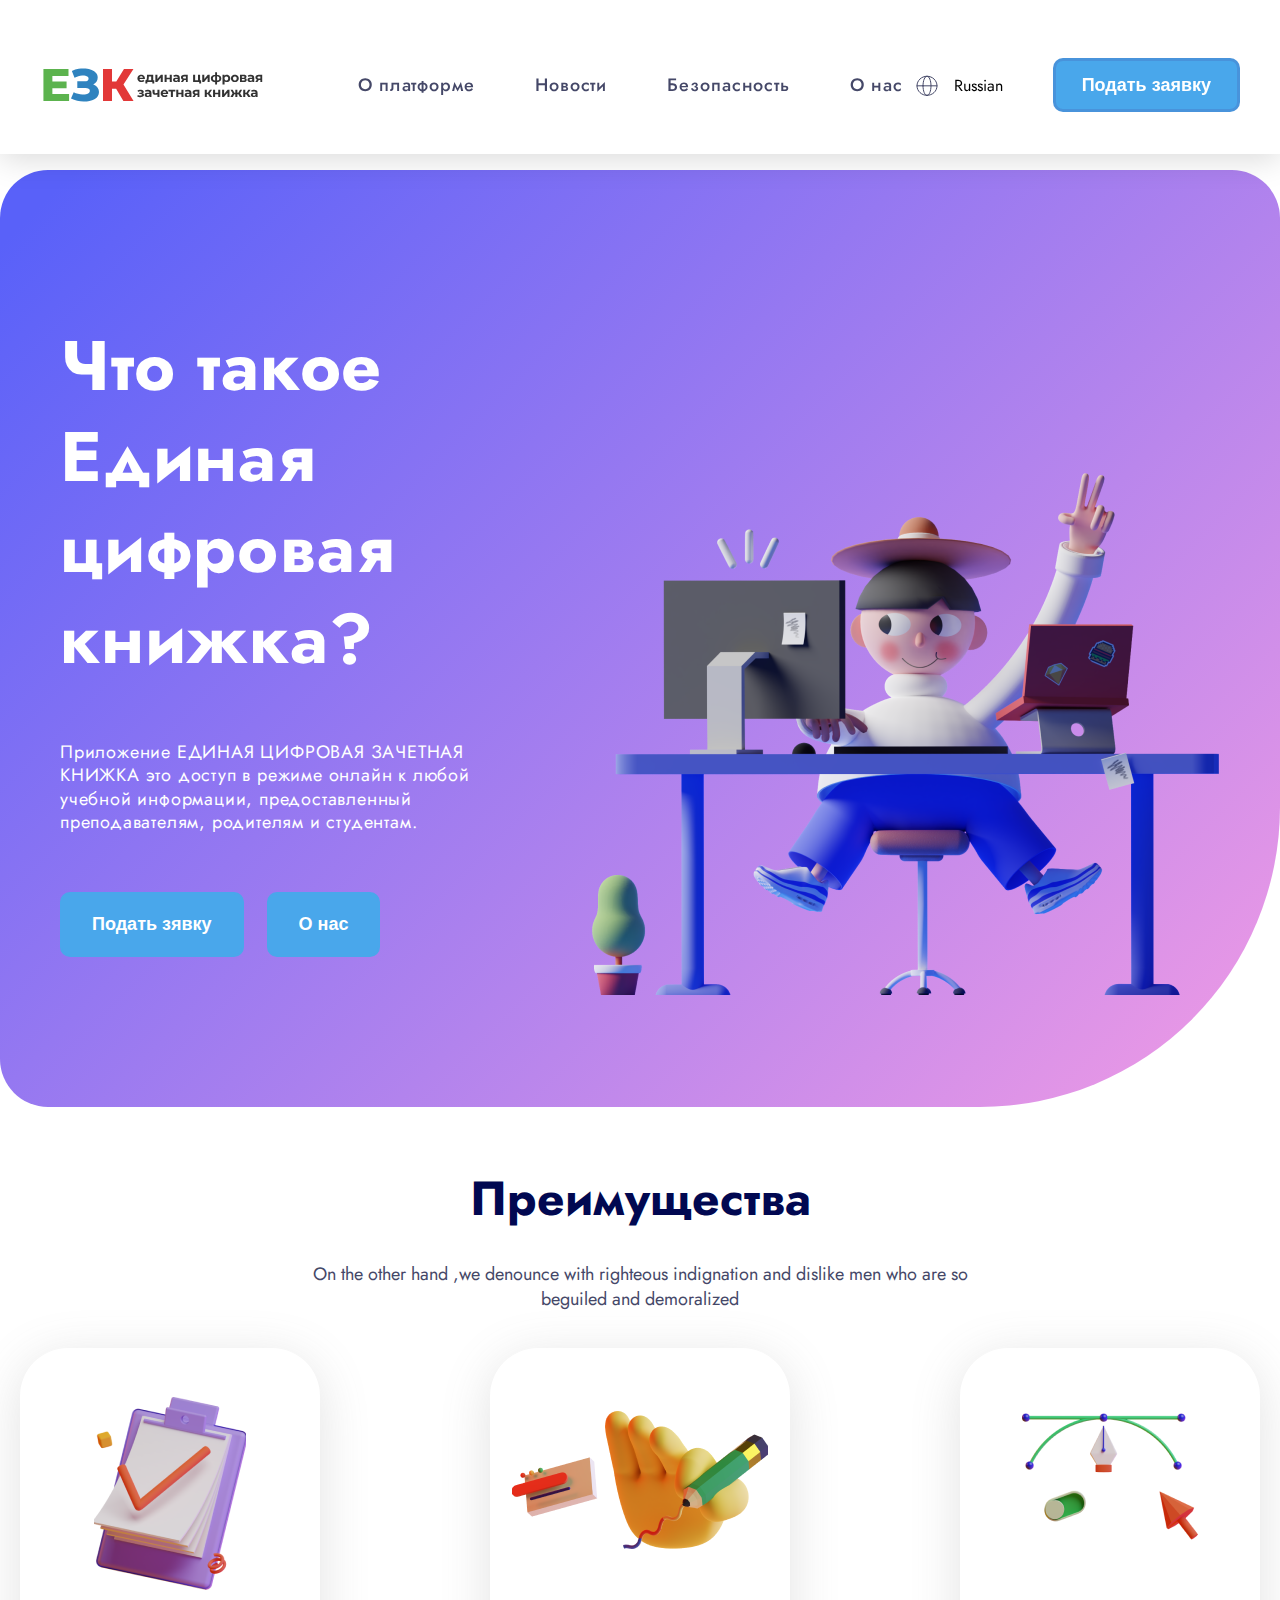
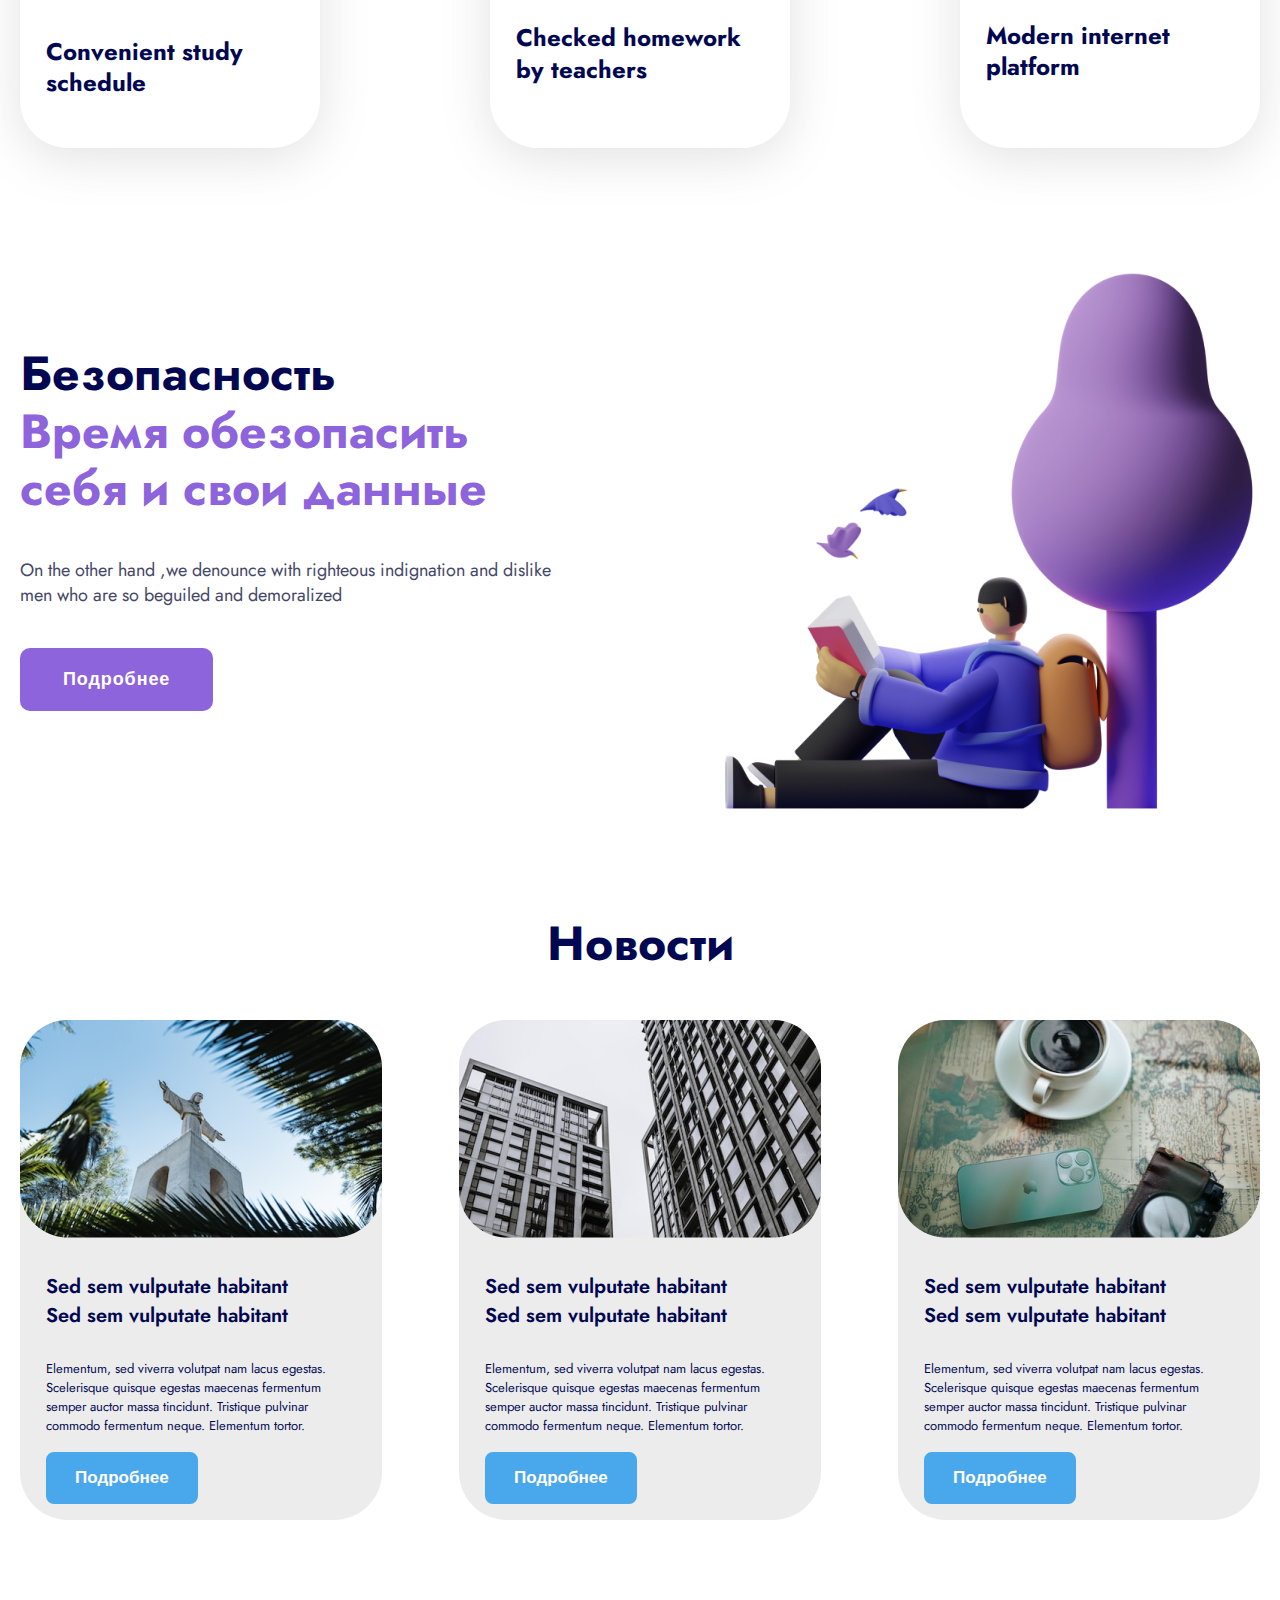
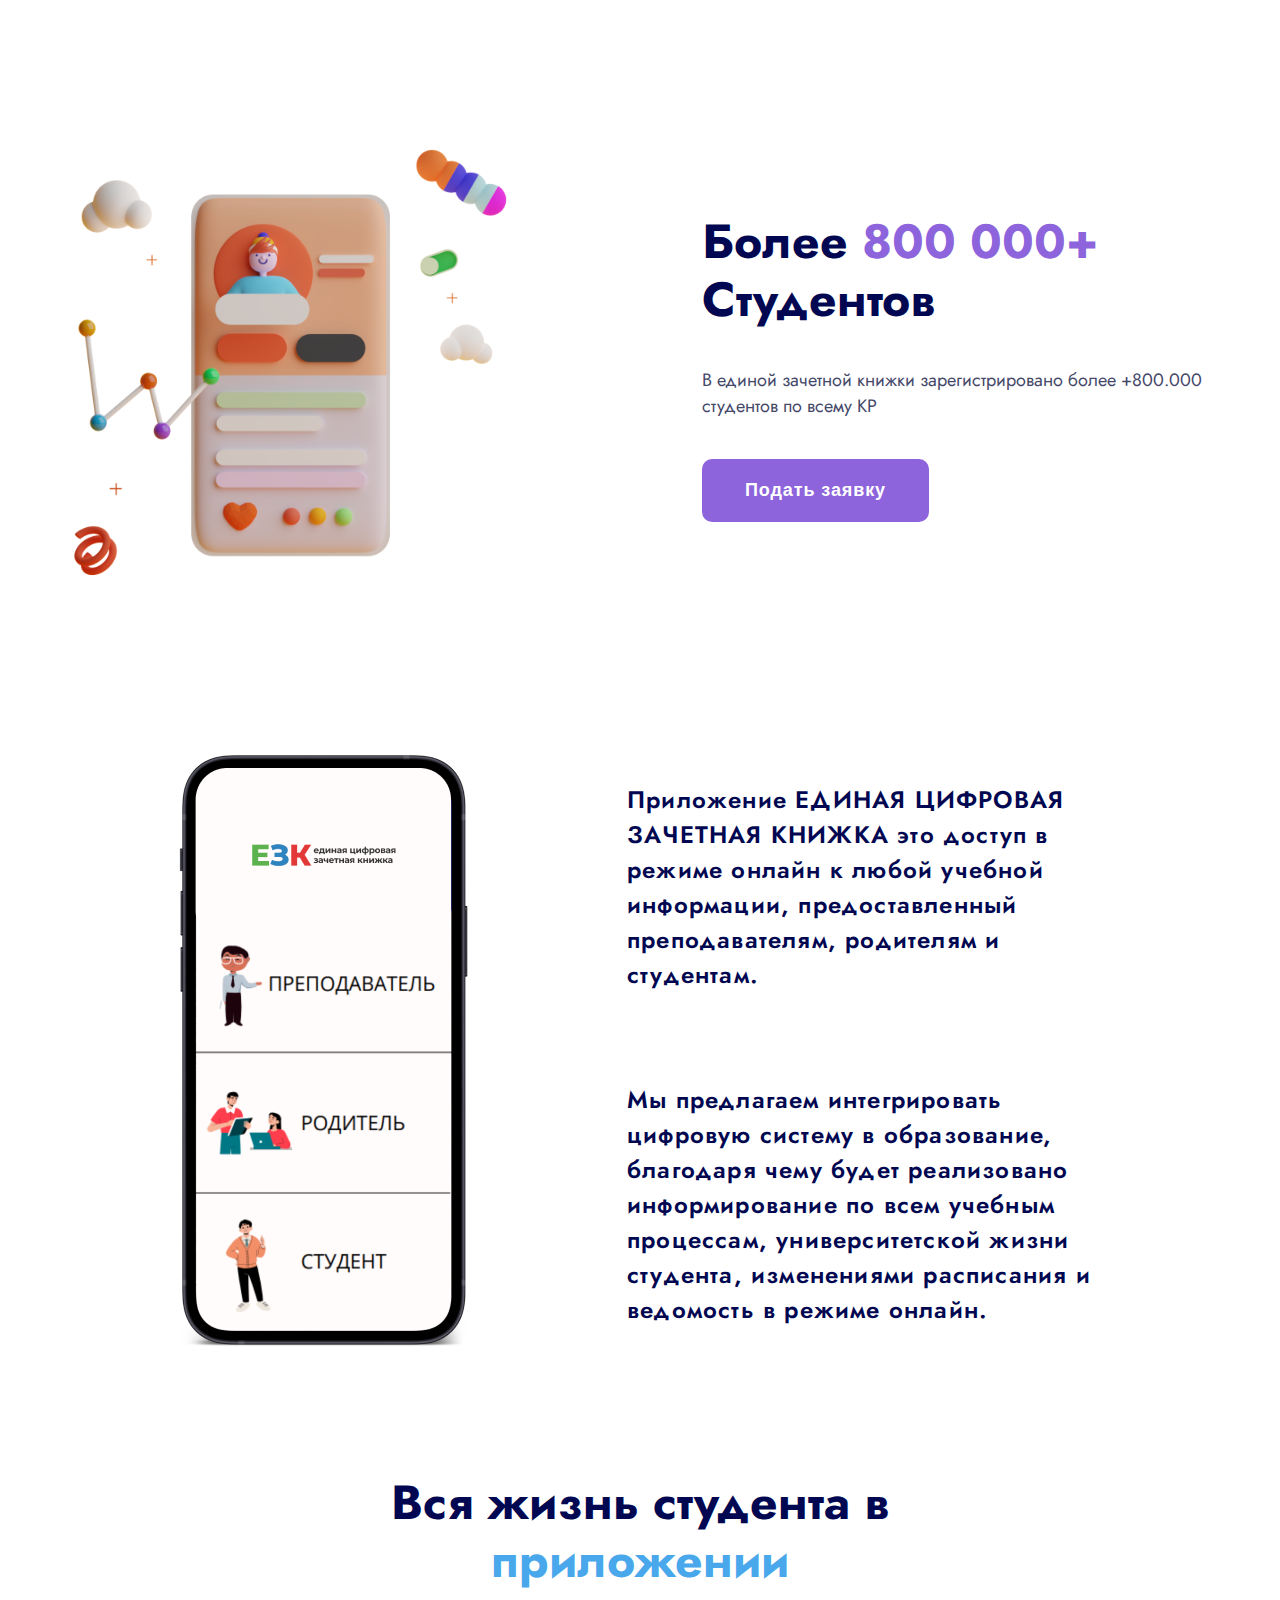
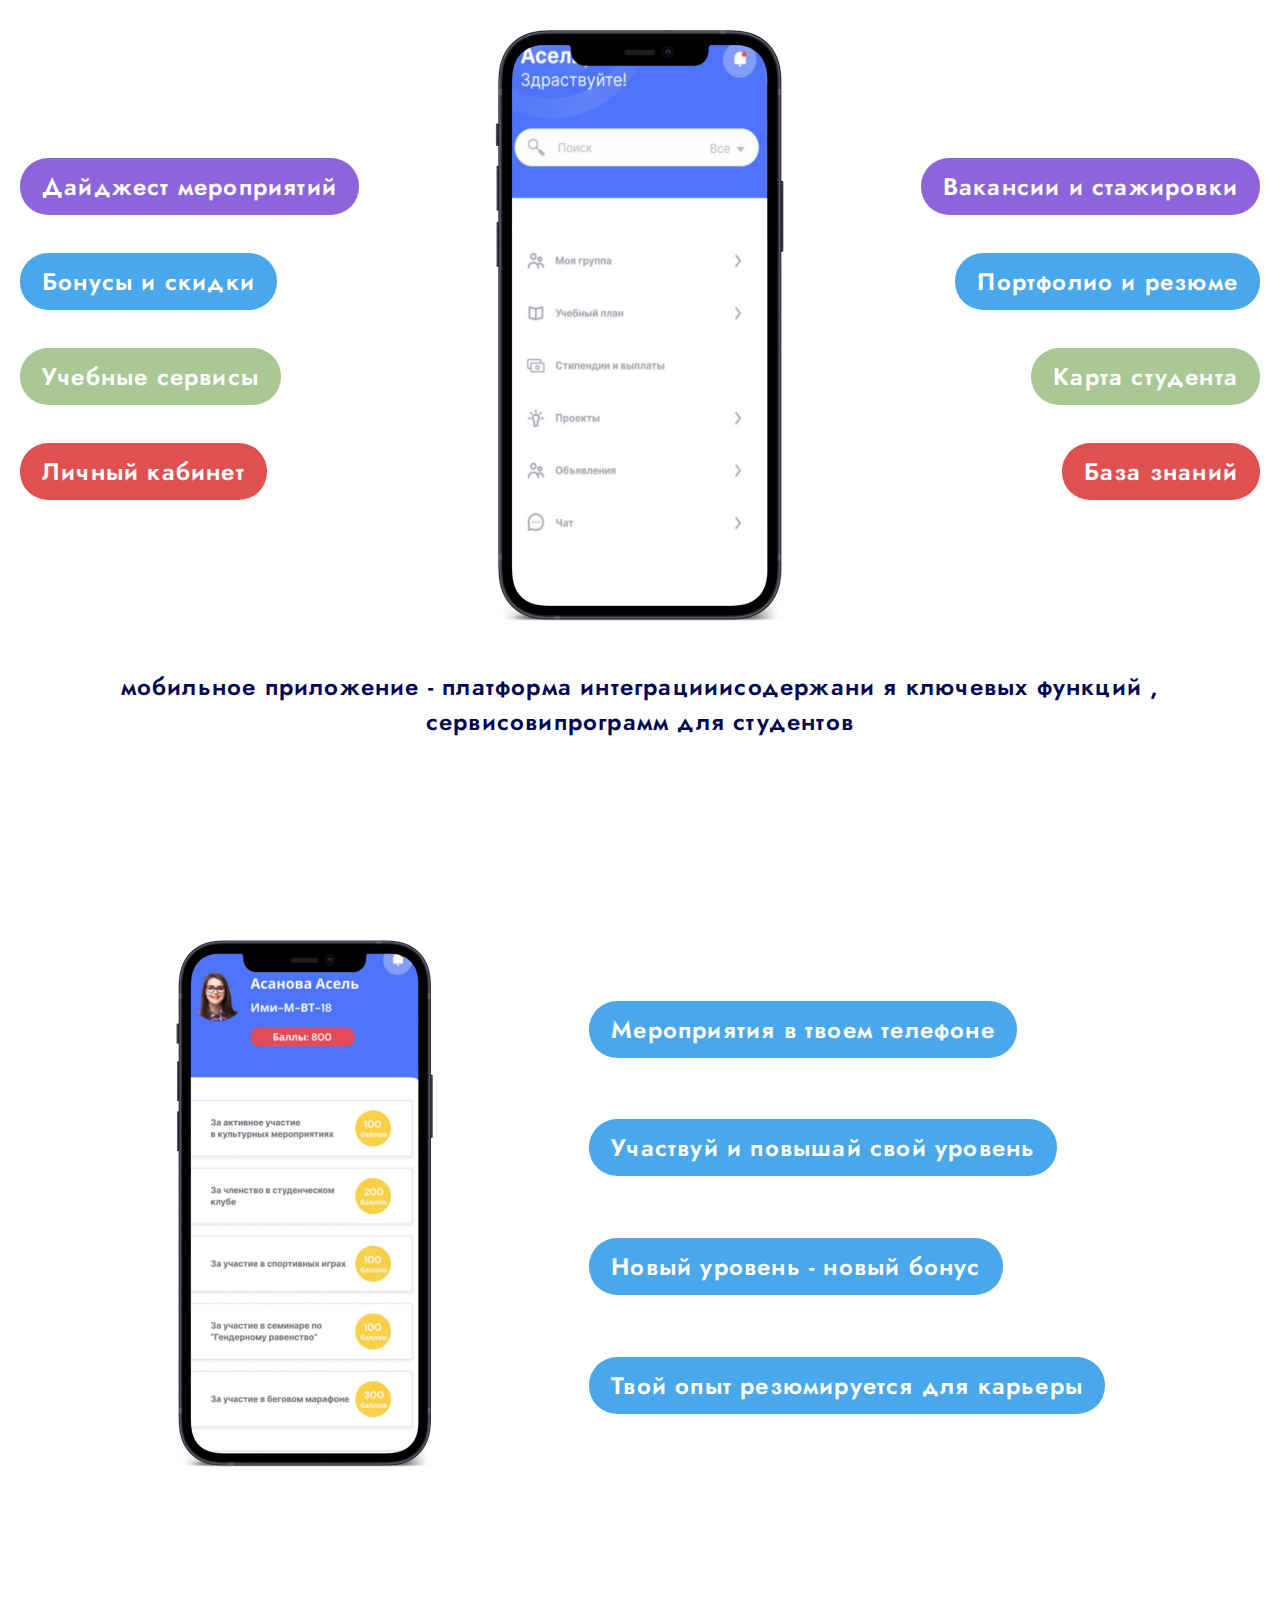
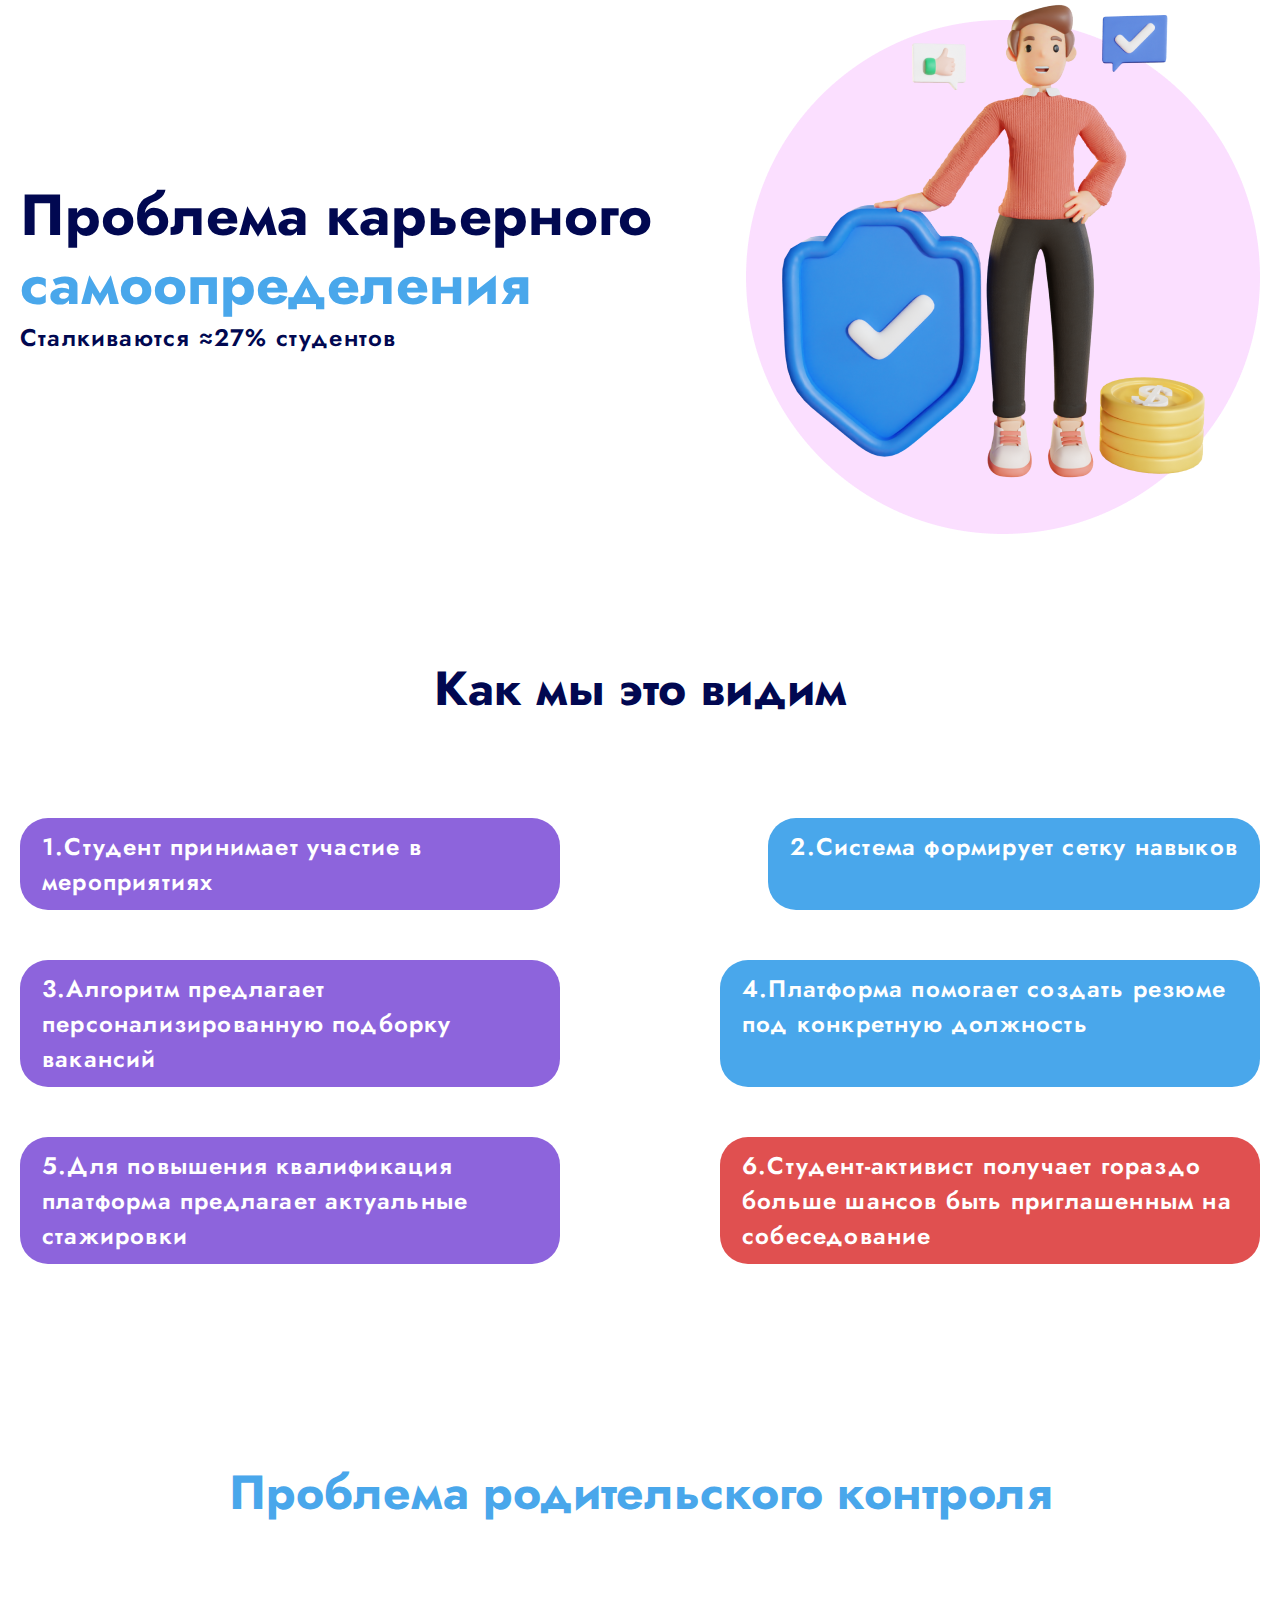
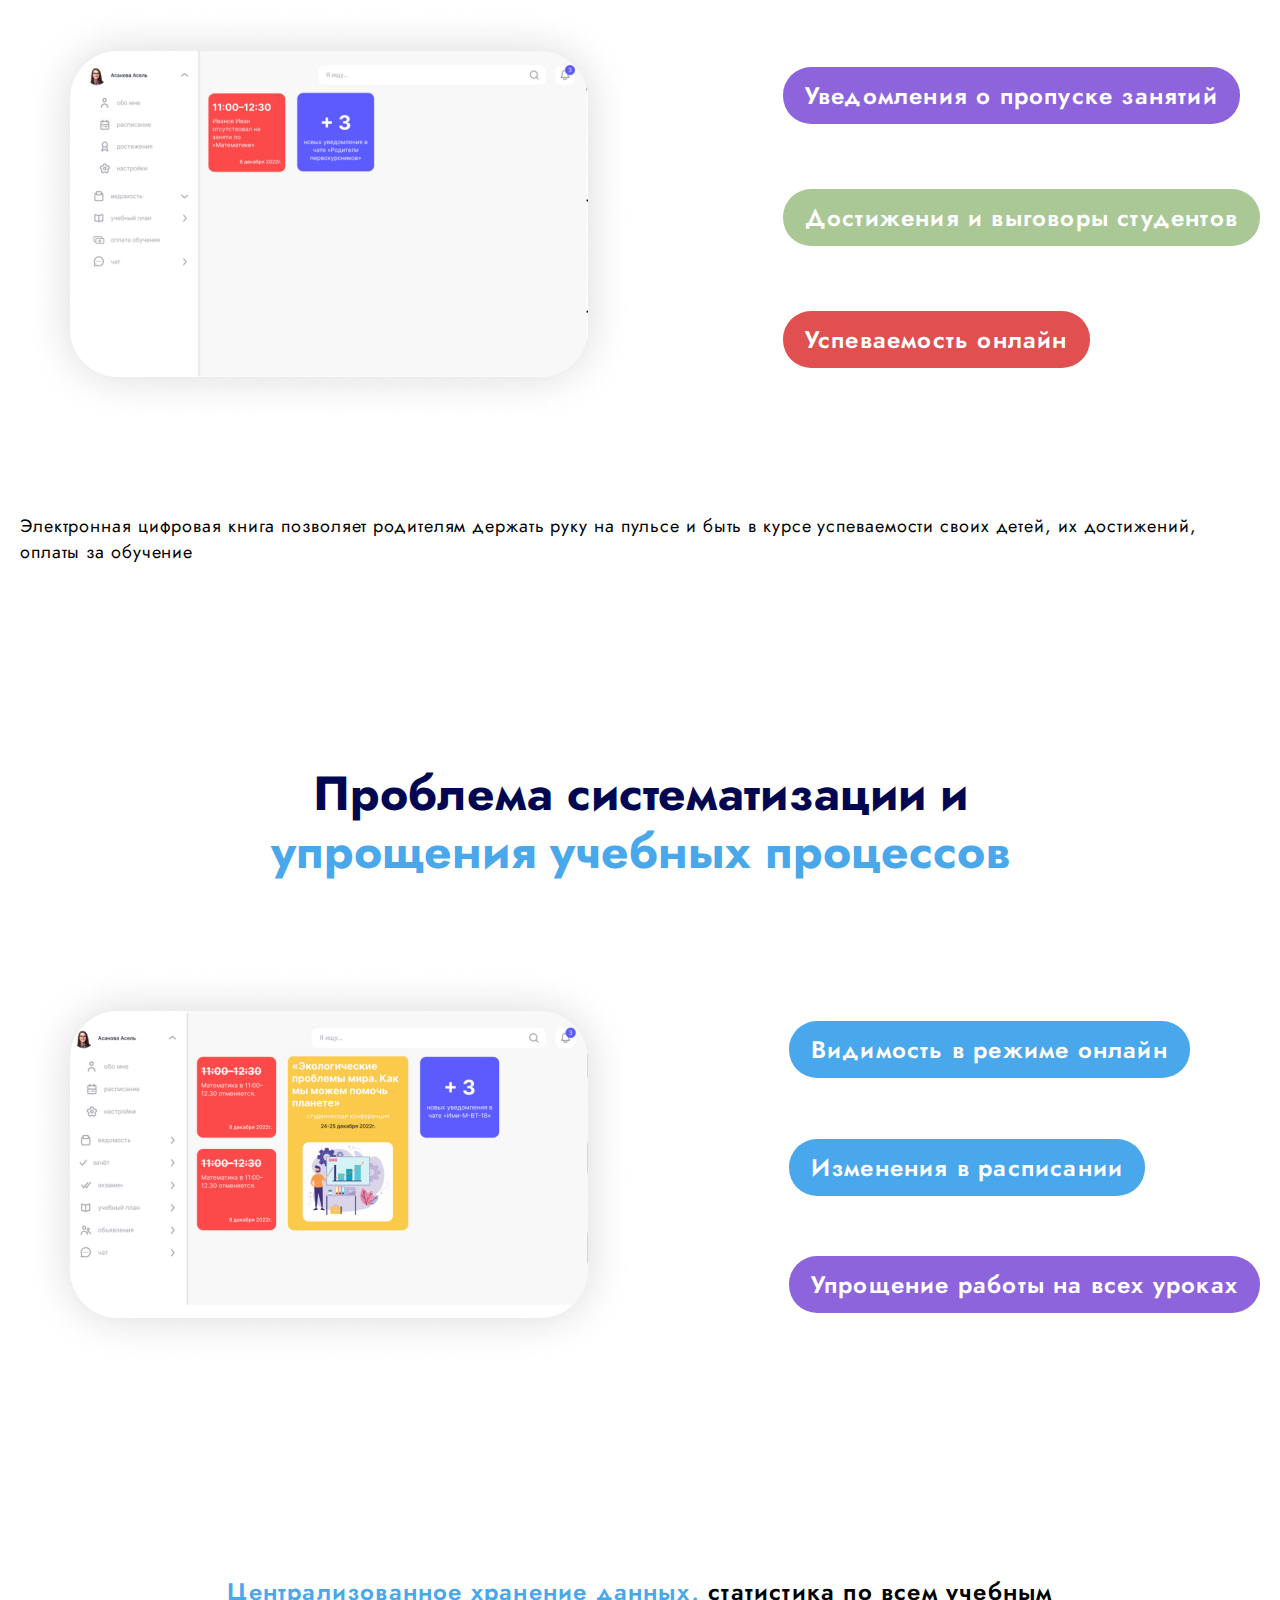
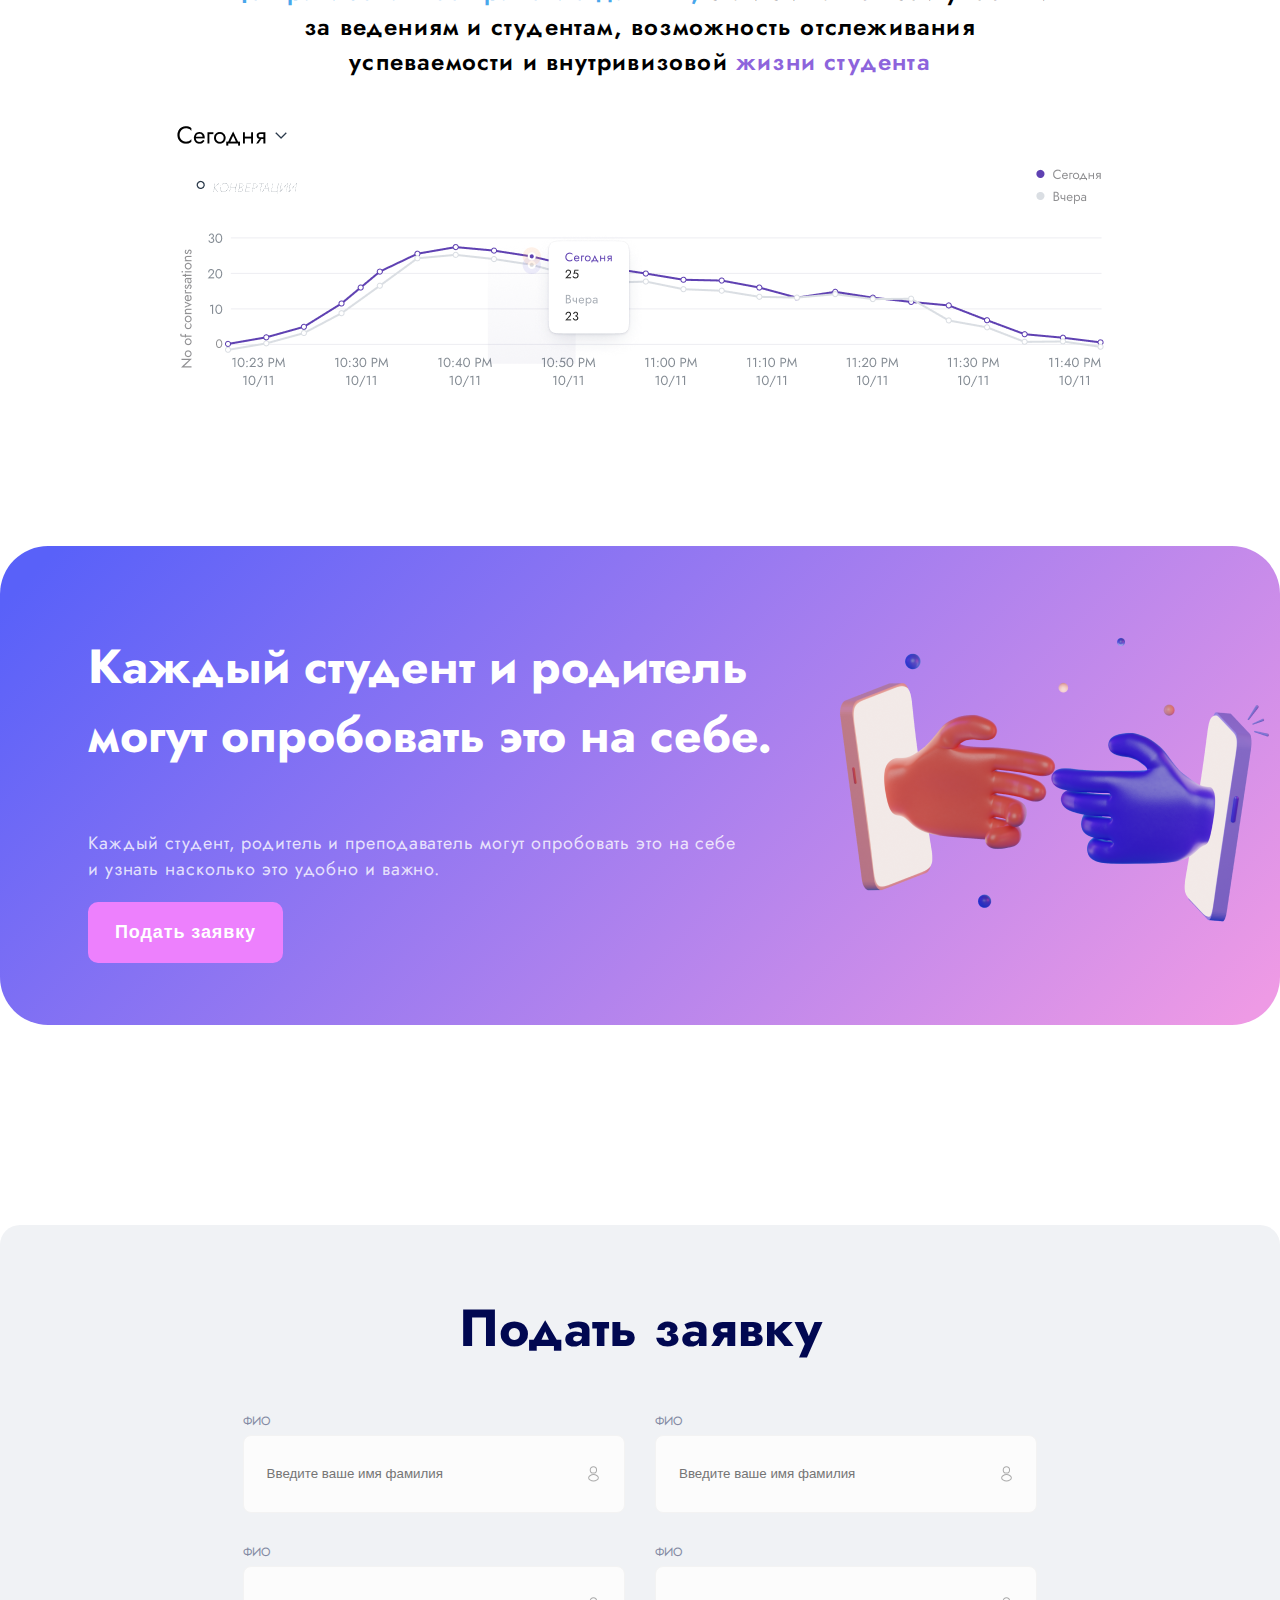
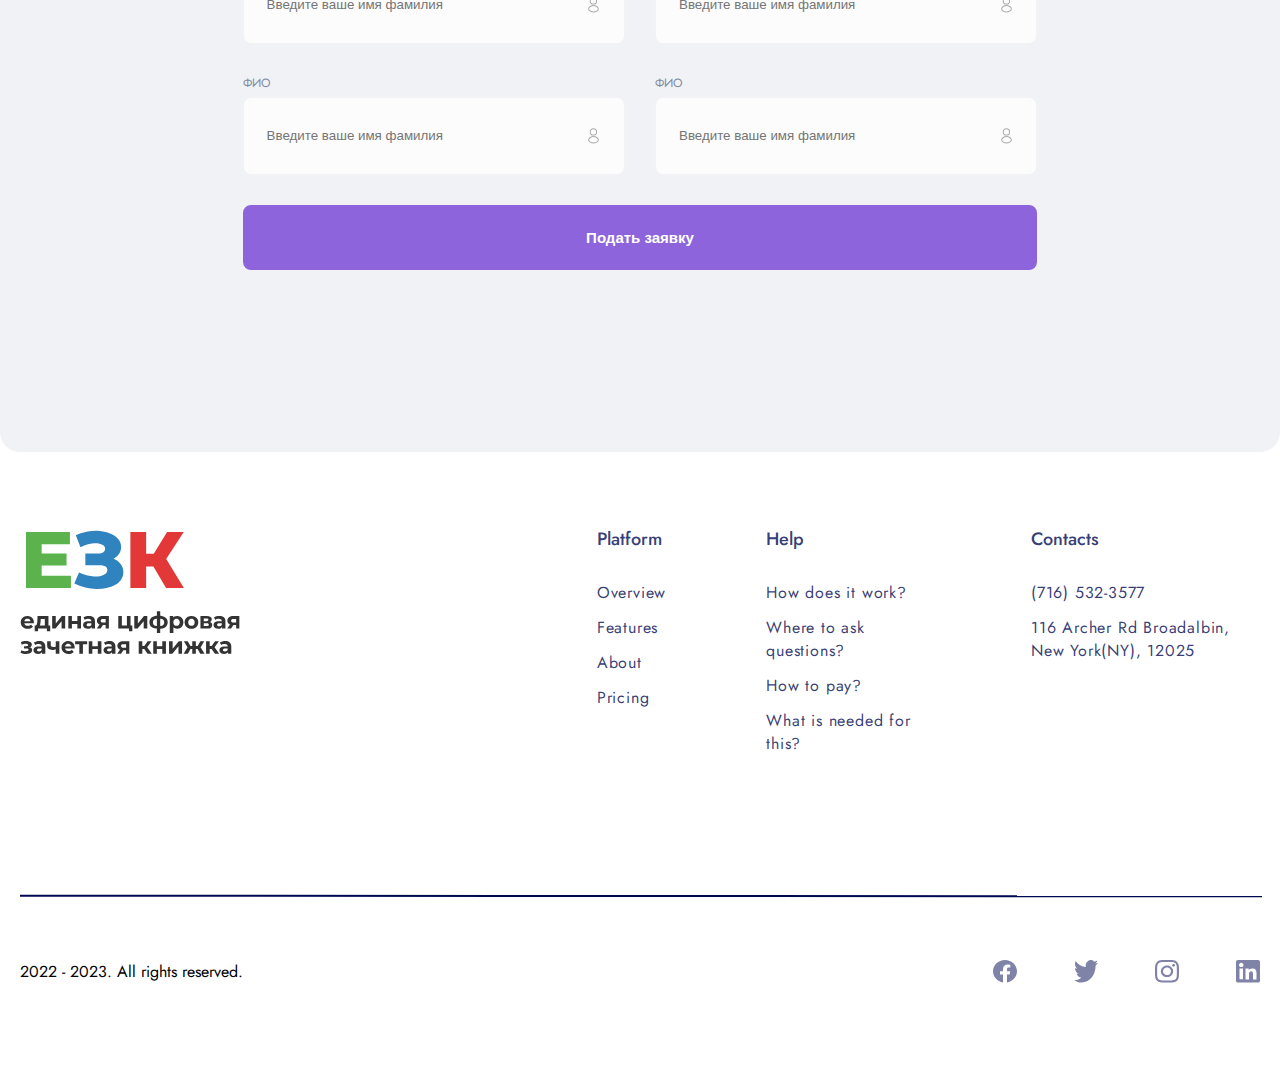
<file: pages/index.html>
<!DOCTYPE html>
<html lang="en">
  <head>
    <meta charset="UTF-8" />
    <meta http-equiv="X-UA-Compatible" content="IE=edge" />
    <meta name="viewport" content="width=device-width, initial-scale=1.0" />
    <title>Document</title>
    <link rel="stylesheet" href="../css/index.css" />
  </head>
  <body>
    <header class="header">
      <div class="header__content">
        <div class="header__box">
          <div class="header__fix">
              <svg
                width="225"
                height="50"
                viewBox="0 0 225 50"
                fill="none"
                xmlns="http://www.w3.org/2000/svg"
                class="header__logo"
              >
                <path
                  d="M11.7355 21.4105H26.576V28.1686H11.7355V21.4105ZM12.3747 34.0135H29.0875V41H3.42474V9.03574H28.4939V16.0222H12.3747V34.0135Z"
                  fill="#5CB34E"
                />
                <path
                  d="M30.9964 38.5342L33.6905 32.187C35.0604 32.8872 36.4912 33.4199 37.9829 33.7852C39.4746 34.1505 40.9206 34.3636 42.3209 34.4245C43.7212 34.4854 44.9846 34.3941 46.1109 34.1505C47.2677 33.8765 48.181 33.4656 48.8507 32.9176C49.5205 32.3696 49.8553 31.6543 49.8553 30.7714C49.8553 29.7973 49.4444 29.0971 48.6224 28.6709C47.8309 28.2143 46.7807 27.986 45.4717 27.986H37.2979V21.3648H44.741C45.9587 21.3648 46.9024 21.1213 47.5722 20.6342C48.2419 20.1471 48.5768 19.4926 48.5768 18.6707C48.5768 17.8792 48.2876 17.2551 47.7092 16.7985C47.1308 16.3114 46.3545 15.9765 45.3803 15.7939C44.4062 15.5808 43.3103 15.5047 42.0926 15.5656C40.8749 15.6265 39.6115 15.8548 38.3025 16.2505C36.9935 16.6158 35.7302 17.1181 34.5125 17.7574L31.864 10.9993C34.0254 9.93378 36.2934 9.20317 38.6678 8.80742C41.0423 8.41167 43.3559 8.32035 45.6087 8.53344C47.8614 8.74654 49.901 9.24883 51.7275 10.0403C53.5541 10.8014 55.0001 11.8212 56.0655 13.0998C57.1614 14.3783 57.7094 15.8852 57.7094 17.6204C57.7094 19.1425 57.2984 20.4972 56.4765 21.6845C55.6546 22.8717 54.5434 23.8002 53.1431 24.4699C51.7427 25.1396 50.1293 25.4745 48.3028 25.4745L48.5311 23.5566C50.6316 23.5566 52.4581 23.922 54.0107 24.6526C55.5937 25.3832 56.8114 26.3878 57.6637 27.6663C58.5466 28.9145 58.988 30.3605 58.988 32.0043C58.988 33.5569 58.577 34.942 57.7551 36.1597C56.9636 37.3469 55.8524 38.3515 54.4217 39.1735C52.9909 39.9954 51.347 40.6043 49.49 41C47.6635 41.4262 45.7 41.6241 43.5995 41.5936C41.499 41.5936 39.368 41.3349 37.2066 40.8173C35.0757 40.2998 33.0056 39.5388 30.9964 38.5342Z"
                  fill="#2F83BF"
                />
                <path
                  d="M83.375 41L74.3793 25.7941L81.6398 21.5018L93.5579 41H83.375ZM63.0092 41V9.03574H72.0049V41H63.0092ZM69.402 28.7623V21.4561H81.0005V28.7623H69.402ZM82.5074 25.9768L74.151 25.0635L83.9686 9.03574H93.4666L82.5074 25.9768Z"
                  fill="#E23838"
                />
                <path
                  d="M101.484 22.1061C100.67 22.1061 99.954 21.9469 99.3349 21.6285C98.7246 21.3101 98.2515 20.8768 97.9154 20.3284C97.5793 19.7712 97.4113 19.1389 97.4113 18.4313C97.4113 17.7149 97.5749 17.0826 97.9021 16.5342C98.2382 15.977 98.6937 15.5437 99.2686 15.2341C99.8434 14.9157 100.493 14.7565 101.219 14.7565C101.917 14.7565 102.545 14.9069 103.103 15.2076C103.669 15.4995 104.115 15.924 104.442 16.4812C104.77 17.0295 104.933 17.6884 104.933 18.4579C104.933 18.5375 104.929 18.6303 104.92 18.7365C104.911 18.8338 104.902 18.9266 104.894 19.0151H99.0961V17.8078H103.806L103.01 18.166C103.01 17.7945 102.935 17.4717 102.784 17.1976C102.634 16.9234 102.426 16.7111 102.161 16.5608C101.895 16.4016 101.586 16.322 101.232 16.322C100.878 16.322 100.564 16.4016 100.29 16.5608C100.025 16.7111 99.8169 16.9278 99.6665 17.2108C99.5162 17.485 99.441 17.8122 99.441 18.1925V18.5109C99.441 18.9001 99.525 19.245 99.6931 19.5457C99.87 19.8376 100.113 20.0631 100.423 20.2223C100.741 20.3727 101.113 20.4478 101.537 20.4478C101.917 20.4478 102.249 20.3903 102.532 20.2754C102.824 20.1604 103.089 19.9879 103.328 19.758L104.429 20.952C104.102 21.3234 103.691 21.6109 103.195 21.8143C102.7 22.0088 102.13 22.1061 101.484 22.1061ZM111.164 21.0714V16.5608H108.83L108.79 17.4762C108.772 17.8565 108.75 18.2191 108.723 18.564C108.697 18.9089 108.644 19.2229 108.564 19.5059C108.494 19.7801 108.387 20.0145 108.246 20.209C108.104 20.3948 107.914 20.523 107.675 20.5938L105.632 20.3019C105.889 20.3019 106.097 20.2267 106.256 20.0764C106.415 19.9172 106.539 19.7005 106.627 19.4263C106.716 19.1433 106.782 18.8249 106.826 18.4711C106.871 18.1085 106.902 17.7282 106.919 17.3302L107.012 14.8627H113.234V21.0714H111.164ZM105.394 23.5389V20.3019H114.256V23.5389H112.332V22H107.317V23.5389H105.394ZM115.359 22V14.8627H117.415V19.1079L120.891 14.8627H122.788V22H120.732V17.7547L117.269 22H115.359ZM124.579 22V14.8627H126.635V17.6486H129.739V14.8627H131.809V22H129.739V19.3335H126.635V22H124.579ZM137.863 22V20.607L137.73 20.3019V17.8078C137.73 17.3656 137.593 17.0207 137.319 16.773C137.053 16.5254 136.642 16.4016 136.085 16.4016C135.705 16.4016 135.329 16.4635 134.957 16.5873C134.595 16.7023 134.285 16.8615 134.029 17.0649L133.286 15.6189C133.675 15.3447 134.144 15.1324 134.692 14.9821C135.24 14.8317 135.798 14.7565 136.364 14.7565C137.451 14.7565 138.296 15.013 138.897 15.526C139.499 16.039 139.8 16.8394 139.8 17.9272V22H137.863ZM135.687 22.1061C135.13 22.1061 134.652 22.0133 134.254 21.8275C133.856 21.633 133.551 21.3721 133.339 21.0448C133.127 20.7176 133.02 20.3505 133.02 19.9437C133.02 19.5192 133.122 19.1477 133.326 18.8293C133.538 18.5109 133.87 18.2633 134.321 18.0864C134.772 17.9007 135.36 17.8078 136.085 17.8078H137.982V19.0151H136.311C135.824 19.0151 135.488 19.0947 135.302 19.2539C135.125 19.413 135.037 19.612 135.037 19.8508C135.037 20.1162 135.139 20.3284 135.342 20.4876C135.554 20.638 135.842 20.7132 136.204 20.7132C136.549 20.7132 136.859 20.6336 137.133 20.4744C137.407 20.3063 137.606 20.0631 137.73 19.7447L138.048 20.6999C137.898 21.1598 137.624 21.5091 137.226 21.7479C136.828 21.9867 136.315 22.1061 135.687 22.1061ZM145.896 22V19.6253L146.188 19.957H144.211C143.185 19.957 142.38 19.7447 141.796 19.3202C141.213 18.8957 140.921 18.2854 140.921 17.4894C140.921 16.6404 141.226 15.9903 141.836 15.5393C142.455 15.0882 143.287 14.8627 144.33 14.8627H147.74V22H145.896ZM140.815 22L142.712 19.2804H144.821L143.017 22H140.815ZM145.896 18.9885V16.0168L146.188 16.5475H144.37C143.946 16.5475 143.614 16.6271 143.375 16.7863C143.145 16.9455 143.03 17.202 143.03 17.5558C143.03 18.2368 143.468 18.5773 144.344 18.5773H146.188L145.896 18.9885ZM153.088 22V14.8627H155.144V20.3019H158.023V14.8627H160.093V22H153.088ZM159.204 23.5389V21.9735L159.681 22H158.023V20.3019H161.127V23.5389H159.204ZM162.23 22V14.8627H164.286V19.1079L167.762 14.8627H169.659V22H167.603V17.7547L164.14 22H162.23ZM176.252 22.1592C176.234 22.1592 176.186 22.1592 176.106 22.1592C176.026 22.1592 175.951 22.1592 175.88 22.1592C175.81 22.1592 175.761 22.1592 175.734 22.1592C174.187 22.1327 172.988 21.801 172.139 21.1642C171.29 20.5274 170.866 19.6076 170.866 18.4048C170.866 17.2197 171.286 16.3176 172.126 15.6985C172.975 15.0705 174.191 14.7521 175.774 14.7433C175.792 14.7433 175.836 14.7433 175.907 14.7433C175.987 14.7433 176.062 14.7433 176.132 14.7433C176.203 14.7433 176.247 14.7433 176.265 14.7433C177.866 14.7433 179.104 15.0528 179.98 15.6719C180.864 16.291 181.306 17.202 181.306 18.4048C181.306 19.6253 180.864 20.5584 179.98 21.204C179.104 21.8408 177.862 22.1592 176.252 22.1592ZM176.186 20.5672C176.92 20.5672 177.517 20.4921 177.977 20.3417C178.436 20.1825 178.772 19.9437 178.985 19.6253C179.206 19.2981 179.316 18.8912 179.316 18.4048C179.316 17.9361 179.21 17.5513 178.998 17.2506C178.786 16.9411 178.445 16.7111 177.977 16.5608C177.517 16.4104 176.92 16.3352 176.186 16.3352C176.159 16.3352 176.106 16.3352 176.026 16.3352C175.947 16.3352 175.894 16.3352 175.867 16.3352C175.16 16.3352 174.585 16.4148 174.143 16.574C173.7 16.7332 173.377 16.9632 173.174 17.2639C172.971 17.5646 172.869 17.9449 172.869 18.4048C172.869 18.8824 172.971 19.2804 173.174 19.5988C173.377 19.9172 173.7 20.156 174.143 20.3152C174.585 20.4744 175.16 20.5584 175.867 20.5672C175.894 20.5672 175.947 20.5672 176.026 20.5672C176.106 20.5672 176.159 20.5672 176.186 20.5672ZM175.137 24.5737V12.1563H177.035V24.5737H175.137ZM186.714 22.1061C186.113 22.1061 185.587 21.9735 185.135 21.7081C184.684 21.4428 184.331 21.0404 184.074 20.5009C183.827 19.9526 183.703 19.2627 183.703 18.4313C183.703 17.5911 183.822 16.9013 184.061 16.3618C184.3 15.8223 184.645 15.4199 185.096 15.1545C185.547 14.8892 186.086 14.7565 186.714 14.7565C187.386 14.7565 187.988 14.9113 188.518 15.2209C189.058 15.5216 189.482 15.9461 189.792 16.4944C190.11 17.0428 190.27 17.6884 190.27 18.4313C190.27 19.1831 190.11 19.8332 189.792 20.3815C189.482 20.9298 189.058 21.3544 188.518 21.6551C187.988 21.9558 187.386 22.1061 186.714 22.1061ZM182.495 24.5737V14.8627H184.472V16.322L184.432 18.4446L184.565 20.554V24.5737H182.495ZM186.356 20.408C186.701 20.408 187.006 20.3284 187.271 20.1692C187.546 20.01 187.762 19.7845 187.921 19.4926C188.089 19.1919 188.174 18.8382 188.174 18.4313C188.174 18.0157 188.089 17.6619 187.921 17.37C187.762 17.0782 187.546 16.8526 187.271 16.6934C187.006 16.5342 186.701 16.4546 186.356 16.4546C186.011 16.4546 185.702 16.5342 185.427 16.6934C185.153 16.8526 184.936 17.0782 184.777 17.37C184.618 17.6619 184.539 18.0157 184.539 18.4313C184.539 18.8382 184.618 19.1919 184.777 19.4926C184.936 19.7845 185.153 20.01 185.427 20.1692C185.702 20.3284 186.011 20.408 186.356 20.408ZM194.864 22.1061C194.104 22.1061 193.427 21.9469 192.834 21.6285C192.251 21.3101 191.786 20.8768 191.441 20.3284C191.105 19.7712 190.937 19.1389 190.937 18.4313C190.937 17.7149 191.105 17.0826 191.441 16.5342C191.786 15.977 192.251 15.5437 192.834 15.2341C193.427 14.9157 194.104 14.7565 194.864 14.7565C195.616 14.7565 196.288 14.9157 196.881 15.2341C197.473 15.5437 197.938 15.9726 198.274 16.521C198.61 17.0693 198.778 17.7061 198.778 18.4313C198.778 19.1389 198.61 19.7712 198.274 20.3284C197.938 20.8768 197.473 21.3101 196.881 21.6285C196.288 21.9469 195.616 22.1061 194.864 22.1061ZM194.864 20.408C195.209 20.408 195.519 20.3284 195.793 20.1692C196.067 20.01 196.284 19.7845 196.443 19.4926C196.602 19.1919 196.682 18.8382 196.682 18.4313C196.682 18.0157 196.602 17.6619 196.443 17.37C196.284 17.0782 196.067 16.8526 195.793 16.6934C195.519 16.5342 195.209 16.4546 194.864 16.4546C194.519 16.4546 194.21 16.5342 193.936 16.6934C193.661 16.8526 193.44 17.0782 193.272 17.37C193.113 17.6619 193.033 18.0157 193.033 18.4313C193.033 18.8382 193.113 19.1919 193.272 19.4926C193.44 19.7845 193.661 20.01 193.936 20.1692C194.21 20.3284 194.519 20.408 194.864 20.408ZM200.002 22V14.8627H203.651C204.544 14.8627 205.242 15.0263 205.747 15.3535C206.251 15.6719 206.503 16.123 206.503 16.7067C206.503 17.2904 206.264 17.7503 205.786 18.0864C205.318 18.4136 204.694 18.5773 203.916 18.5773L204.128 18.0997C204.995 18.0997 205.64 18.2589 206.065 18.5773C206.498 18.8957 206.715 19.36 206.715 19.9702C206.715 20.5982 206.476 21.0935 205.999 21.4561C205.521 21.8187 204.791 22 203.81 22H200.002ZM201.899 20.5938H203.637C204.018 20.5938 204.301 20.5319 204.486 20.408C204.681 20.2754 204.778 20.0764 204.778 19.811C204.778 19.5369 204.69 19.3379 204.513 19.2141C204.336 19.0814 204.057 19.0151 203.677 19.0151H201.899V20.5938ZM201.899 17.7945H203.465C203.827 17.7945 204.097 17.7282 204.274 17.5956C204.46 17.4629 204.553 17.2727 204.553 17.0251C204.553 16.7686 204.46 16.5785 204.274 16.4546C204.097 16.3308 203.827 16.2689 203.465 16.2689H201.899V17.7945ZM212.328 22V20.607L212.195 20.3019V17.8078C212.195 17.3656 212.058 17.0207 211.784 16.773C211.518 16.5254 211.107 16.4016 210.55 16.4016C210.17 16.4016 209.794 16.4635 209.422 16.5873C209.06 16.7023 208.75 16.8615 208.494 17.0649L207.751 15.6189C208.14 15.3447 208.609 15.1324 209.157 14.9821C209.705 14.8317 210.263 14.7565 210.829 14.7565C211.916 14.7565 212.761 15.013 213.362 15.526C213.964 16.039 214.265 16.8394 214.265 17.9272V22H212.328ZM210.152 22.1061C209.595 22.1061 209.117 22.0133 208.719 21.8275C208.321 21.633 208.016 21.3721 207.804 21.0448C207.592 20.7176 207.485 20.3505 207.485 19.9437C207.485 19.5192 207.587 19.1477 207.791 18.8293C208.003 18.5109 208.335 18.2633 208.786 18.0864C209.237 17.9007 209.825 17.8078 210.55 17.8078H212.447V19.0151H210.776C210.289 19.0151 209.953 19.0947 209.767 19.2539C209.59 19.413 209.502 19.612 209.502 19.8508C209.502 20.1162 209.604 20.3284 209.807 20.4876C210.019 20.638 210.307 20.7132 210.669 20.7132C211.014 20.7132 211.324 20.6336 211.598 20.4744C211.872 20.3063 212.071 20.0631 212.195 19.7447L212.513 20.6999C212.363 21.1598 212.089 21.5091 211.691 21.7479C211.293 21.9867 210.78 22.1061 210.152 22.1061ZM220.361 22V19.6253L220.653 19.957H218.676C217.65 19.957 216.845 19.7447 216.261 19.3202C215.678 18.8957 215.386 18.2854 215.386 17.4894C215.386 16.6404 215.691 15.9903 216.301 15.5393C216.92 15.0882 217.752 14.8627 218.795 14.8627H222.205V22H220.361ZM215.28 22L217.177 19.2804H219.286L217.482 22H215.28ZM220.361 18.9885V16.0168L220.653 16.5475H218.835C218.411 16.5475 218.079 16.6271 217.84 16.7863C217.61 16.9455 217.495 17.202 217.495 17.5558C217.495 18.2368 217.933 18.5773 218.809 18.5773H220.653L220.361 18.9885ZM100.409 37.1327C101.082 37.1327 101.683 37.0442 102.214 36.8673C102.753 36.6816 103.178 36.4207 103.487 36.0846C103.806 35.7397 103.965 35.3373 103.965 34.8774C103.965 34.3379 103.739 33.9133 103.288 33.6038C102.837 33.2854 102.218 33.1262 101.431 33.1262L101.378 33.5375C101.829 33.5375 102.236 33.4623 102.598 33.3119C102.961 33.1527 103.244 32.9361 103.447 32.6619C103.66 32.3877 103.766 32.0782 103.766 31.7332C103.766 31.2999 103.611 30.9328 103.302 30.6321C103.001 30.3314 102.585 30.1015 102.055 29.9423C101.524 29.7831 100.927 29.7123 100.264 29.73C99.8125 29.7389 99.357 29.8008 98.8971 29.9157C98.4372 30.0307 97.9729 30.1855 97.5041 30.3801L98.0082 31.8128C98.4062 31.6536 98.7954 31.5342 99.1757 31.4546C99.556 31.3662 99.923 31.322 100.277 31.322C100.586 31.322 100.843 31.3529 101.046 31.4148C101.25 31.4679 101.404 31.5475 101.511 31.6536C101.617 31.7598 101.67 31.888 101.67 32.0384C101.67 32.1799 101.626 32.3037 101.537 32.4098C101.458 32.5071 101.334 32.5823 101.166 32.6354C100.998 32.6884 100.794 32.7149 100.555 32.7149H99.2686V34.0018H100.728C101.099 34.0018 101.382 34.0637 101.577 34.1875C101.771 34.3025 101.869 34.475 101.869 34.7049C101.869 34.8818 101.807 35.0321 101.683 35.156C101.559 35.2798 101.378 35.3771 101.139 35.4478C100.909 35.5097 100.635 35.5407 100.317 35.5407C99.8744 35.5407 99.4366 35.4965 99.0032 35.408C98.5787 35.3107 98.1851 35.1737 97.8225 34.9968L97.2653 36.4428C97.7252 36.6728 98.2249 36.8452 98.7644 36.9602C99.3128 37.0752 99.8611 37.1327 100.409 37.1327ZM109.517 37V35.607L109.385 35.3019V32.8078C109.385 32.3656 109.247 32.0207 108.973 31.773C108.708 31.5254 108.297 31.4016 107.739 31.4016C107.359 31.4016 106.983 31.4635 106.612 31.5873C106.249 31.7023 105.94 31.8615 105.683 32.0649L104.94 30.6189C105.329 30.3447 105.798 30.1324 106.346 29.9821C106.895 29.8317 107.452 29.7565 108.018 29.7565C109.106 29.7565 109.951 30.013 110.552 30.526C111.153 31.039 111.454 31.8394 111.454 32.9272V37H109.517ZM107.341 37.1061C106.784 37.1061 106.307 37.0133 105.909 36.8275C105.511 36.633 105.206 36.3721 104.993 36.0448C104.781 35.7176 104.675 35.3505 104.675 34.9437C104.675 34.5192 104.777 34.1477 104.98 33.8293C105.192 33.5109 105.524 33.2633 105.975 33.0864C106.426 32.9007 107.014 32.8078 107.739 32.8078H109.637V34.0151H107.965C107.479 34.0151 107.142 34.0947 106.957 34.2539C106.78 34.413 106.691 34.612 106.691 34.8508C106.691 35.1162 106.793 35.3284 106.997 35.4876C107.209 35.638 107.496 35.7132 107.859 35.7132C108.204 35.7132 108.513 35.6336 108.788 35.4744C109.062 35.3063 109.261 35.0631 109.385 34.7447L109.703 35.6999C109.553 36.1598 109.278 36.5091 108.88 36.7479C108.482 36.9867 107.969 37.1061 107.341 37.1061ZM117.55 34.2671C117.258 34.4263 116.936 34.5546 116.582 34.6518C116.228 34.7491 115.839 34.7978 115.414 34.7978C114.477 34.7978 113.756 34.5855 113.252 34.161C112.748 33.7276 112.496 33.0422 112.496 32.1047V29.8627H114.565V31.972C114.565 32.4142 114.68 32.7326 114.91 32.9272C115.14 33.1129 115.463 33.2058 115.879 33.2058C116.179 33.2058 116.467 33.1704 116.741 33.0997C117.024 33.0289 117.294 32.9272 117.55 32.7945V34.2671ZM117.404 37V29.8627H119.474V37H117.404ZM124.751 37.1061C123.937 37.1061 123.221 36.9469 122.602 36.6285C121.992 36.3101 121.518 35.8768 121.182 35.3284C120.846 34.7712 120.678 34.1389 120.678 33.4313C120.678 32.7149 120.842 32.0826 121.169 31.5342C121.505 30.977 121.961 30.5437 122.536 30.2341C123.11 29.9157 123.76 29.7565 124.486 29.7565C125.184 29.7565 125.812 29.9069 126.37 30.2076C126.936 30.4995 127.382 30.924 127.709 31.4812C128.037 32.0295 128.2 32.6884 128.2 33.4579C128.2 33.5375 128.196 33.6303 128.187 33.7365C128.178 33.8338 128.169 33.9266 128.161 34.0151H122.363V32.8078H127.073L126.277 33.166C126.277 32.7945 126.202 32.4717 126.051 32.1976C125.901 31.9234 125.693 31.7111 125.428 31.5608C125.162 31.4016 124.853 31.322 124.499 31.322C124.145 31.322 123.831 31.4016 123.557 31.5608C123.292 31.7111 123.084 31.9278 122.934 32.2108C122.783 32.485 122.708 32.8122 122.708 33.1925V33.5109C122.708 33.9001 122.792 34.245 122.96 34.5457C123.137 34.8376 123.38 35.0631 123.69 35.2223C124.008 35.3727 124.38 35.4478 124.804 35.4478C125.184 35.4478 125.516 35.3903 125.799 35.2754C126.091 35.1604 126.356 34.9879 126.595 34.758L127.696 35.952C127.369 36.3234 126.958 36.6109 126.462 36.8143C125.967 37.0088 125.397 37.1061 124.751 37.1061ZM130.867 37V31.0832L131.331 31.5608H128.453V29.8627H135.338V31.5608H132.459L132.923 31.0832V37H130.867ZM136.242 37V29.8627H138.298V32.6486H141.403V29.8627H143.472V37H141.403V34.3335H138.298V37H136.242ZM149.526 37V35.607L149.394 35.3019V32.8078C149.394 32.3656 149.257 32.0207 148.982 31.773C148.717 31.5254 148.306 31.4016 147.749 31.4016C147.368 31.4016 146.992 31.4635 146.621 31.5873C146.258 31.7023 145.949 31.8615 145.692 32.0649L144.949 30.6189C145.339 30.3447 145.807 30.1324 146.356 29.9821C146.904 29.8317 147.461 29.7565 148.027 29.7565C149.115 29.7565 149.96 30.013 150.561 30.526C151.162 31.039 151.463 31.8394 151.463 32.9272V37H149.526ZM147.351 37.1061C146.793 37.1061 146.316 37.0133 145.918 36.8275C145.52 36.633 145.215 36.3721 145.002 36.0448C144.79 35.7176 144.684 35.3505 144.684 34.9437C144.684 34.5192 144.786 34.1477 144.989 33.8293C145.201 33.5109 145.533 33.2633 145.984 33.0864C146.435 32.9007 147.023 32.8078 147.749 32.8078H149.646V34.0151H147.974C147.488 34.0151 147.152 34.0947 146.966 34.2539C146.789 34.413 146.701 34.612 146.701 34.8508C146.701 35.1162 146.802 35.3284 147.006 35.4876C147.218 35.638 147.505 35.7132 147.868 35.7132C148.213 35.7132 148.522 35.6336 148.797 35.4744C149.071 35.3063 149.27 35.0631 149.394 34.7447L149.712 35.6999C149.562 36.1598 149.287 36.5091 148.889 36.7479C148.491 36.9867 147.979 37.1061 147.351 37.1061ZM157.559 37V34.6253L157.851 34.957H155.874C154.849 34.957 154.044 34.7447 153.46 34.3202C152.876 33.8957 152.584 33.2854 152.584 32.4894C152.584 31.6404 152.89 30.9903 153.5 30.5393C154.119 30.0882 154.95 29.8627 155.994 29.8627H159.403V37H157.559ZM152.478 37L154.375 34.2804H156.485L154.68 37H152.478ZM157.559 33.9885V31.0168L157.851 31.5475H156.034C155.609 31.5475 155.277 31.6271 155.039 31.7863C154.809 31.9455 154.694 32.202 154.694 32.5558C154.694 33.2368 155.132 33.5773 156.007 33.5773H157.851L157.559 33.9885ZM169.806 37L167.418 33.6171L169.103 32.6221L172.247 37H169.806ZM164.751 37V29.8627H166.821V37H164.751ZM166.211 34.2937V32.6354H168.705V34.2937H166.211ZM169.302 33.6701L167.365 33.4579L169.872 29.8627H172.075L169.302 33.6701ZM173.064 37V29.8627H175.12V32.6486H178.225V29.8627H180.294V37H178.225V34.3335H175.12V37H173.064ZM182.077 37V29.8627H184.133V34.1079L187.609 29.8627H189.506V37H187.449V32.7547L183.987 37H182.077ZM199.88 37L197.982 33.6171L199.654 32.6221L202.334 37H199.88ZM196.762 34.2937V32.6354H199.243V34.2937H196.762ZM199.866 33.6701L197.916 33.4579L199.972 29.8627H202.161L199.866 33.6701ZM192.822 37H190.381L193.047 32.6221L194.719 33.6171L192.822 37ZM197.372 37H195.329V29.8627H197.372V37ZM195.939 34.2937H193.472V32.6354H195.939V34.2937ZM192.835 33.6701L190.54 29.8627H192.729L194.772 33.4579L192.835 33.6701ZM208.265 37L205.877 33.6171L207.562 32.6221L210.706 37H208.265ZM203.211 37V29.8627H205.28V37H203.211ZM204.67 34.2937V32.6354H207.164V34.2937H204.67ZM207.761 33.6701L205.824 33.4579L208.331 29.8627H210.534L207.761 33.6701ZM215.666 37V35.607L215.533 35.3019V32.8078C215.533 32.3656 215.396 32.0207 215.122 31.773C214.856 31.5254 214.445 31.4016 213.888 31.4016C213.508 31.4016 213.132 31.4635 212.76 31.5873C212.398 31.7023 212.088 31.8615 211.832 32.0649L211.089 30.6189C211.478 30.3447 211.947 30.1324 212.495 29.9821C213.043 29.8317 213.6 29.7565 214.166 29.7565C215.254 29.7565 216.099 30.013 216.7 30.526C217.302 31.039 217.602 31.8394 217.602 32.9272V37H215.666ZM213.49 37.1061C212.933 37.1061 212.455 37.0133 212.057 36.8275C211.659 36.633 211.354 36.3721 211.142 36.0448C210.929 35.7176 210.823 35.3505 210.823 34.9437C210.823 34.5192 210.925 34.1477 211.128 33.8293C211.341 33.5109 211.672 33.2633 212.123 33.0864C212.574 32.9007 213.163 32.8078 213.888 32.8078H215.785V34.0151H214.113C213.627 34.0151 213.291 34.0947 213.105 34.2539C212.928 34.413 212.84 34.612 212.84 34.8508C212.84 35.1162 212.942 35.3284 213.145 35.4876C213.357 35.638 213.645 35.7132 214.007 35.7132C214.352 35.7132 214.662 35.6336 214.936 35.4744C215.21 35.3063 215.409 35.0631 215.533 34.7447L215.851 35.6999C215.701 36.1598 215.427 36.5091 215.029 36.7479C214.631 36.9867 214.118 37.1061 213.49 37.1061Z"
                  fill="black"
                  fill-opacity="0.8"
                />
              </svg>
          </div>
          <ul>
            <li><a href="./AboutPlatform.html">О платформе</a></li>
            <li><a href="./News.html">Новости</a></li>
            <li><a href="./Security.html">Безопасность</a></li>
            <li><a href="./AboutUs.html">О нас</a></li>
          </ul>
        </div>
        <div class="header__block">
          <div>
            <svg
              width="22"
              height="21"
              viewBox="0 0 22 21"
              fill="none"
              xmlns="http://www.w3.org/2000/svg"
            >
              <path
                d="M11 20.3771C16.5228 20.3771 21 16.1002 21 10.8243C21 5.54851 16.5228 1.27161 11 1.27161C5.47715 1.27161 1 5.54851 1 10.8243C1 16.1002 5.47715 20.3771 11 20.3771Z"
                stroke="#454868"
                stroke-linecap="round"
                stroke-linejoin="round"
              />
              <path
                d="M7.00006 10.8243C7.00006 16.1002 8.79092 20.3771 11.0001 20.3771C13.2092 20.3771 15.0001 16.1002 15.0001 10.8243C15.0001 5.54851 13.2092 1.27161 11.0001 1.27161C8.79092 1.27161 7.00006 5.54851 7.00006 10.8243Z"
                stroke="#454868"
                stroke-linecap="round"
                stroke-linejoin="round"
              />
              <path
                d="M1 10.8243H21"
                stroke="#454868"
                stroke-linecap="round"
                stroke-linejoin="round"
              />
            </svg>
            <p>Russian</p>
          </div>
          <button>Подать заявку</button>
        </div>
        <svg
          width="36"
          height="36"
          viewBox="0 0 36 36"
          fill="none"
          xmlns="http://www.w3.org/2000/svg"
          class="burgerBtn"
        >
          <rect width="36" height="36" rx="10" fill="#0099FF"></rect>
          <path
            d="M10 12L25 12M15.1562 17.625L25 17.625M10 23.25L25 23.25"
            stroke="white"
            stroke-width="1.5625"
            stroke-linecap="round"
          ></path>
        </svg>
      </div>
    </header>
    <div class="burger">
      <nav>
        <a href="./AboutPlatform.html" class="active"> О платформе </a>
        <a href="./News.html">Новости</a>
        <a href="./Security.html">Безопасность</a>
        <a href="./AboutUs.html"> О нас </a>
      </nav>
      <div class="burger__bottom">
        <button>Подать заявку</button>
      </div>
    </div>
    <section class="hero">
      <div
        class="hero__content"
        style="
          background: linear-gradient(134.65deg, #5961f9 3.4%, #ee9ae5 97.69%);
        "
      >
        <div class="hero__info">
          <h1>Что такое Единая цифровая книжка?</h1>
          <p>
            Приложение ЕДИНАЯ ЦИФРОВАЯ ЗАЧЕТНАЯ КНИЖКА это доступ в режиме
            онлайн к любой учебной информации, предоставленный преподавателям,
            родителям и студентам.
          </p>
          <div class="hero__btns">
            <button>Подать зявку</button>
            <button>О нас</button>
          </div>
        </div>
        <div class="hero__img">
          <img src="../img/hero/hero-img-1.png" alt="hero-img" />
        </div>
      </div>
    </section>
    <section class="features">
      <div class="container">
        <h2 class="title">Преимущества</h2>
        <h3 class="features__suptitle">
          On the other hand ,we denounce with righteous indignation and dislike
          men who are so beguiled and demoralized
        </h3>
        <div class="features__content">
          <div class="features__item">
            <img src="../img/features/img-1.png" alt="" />
            <p>Convenient study schedule</p>
          </div>
          <div class="features__item">
            <img src="../img/features/img-2.png" alt="" />
            <p>Checked homework by teachers</p>
          </div>
          <div class="features__item">
            <img src="../img/features/img-3.png" alt="" />
            <p>Modern internet platform</p>
          </div>
        </div>
      </div>
    </section>
    <section class="security">
      <div class="container">
        <div class="security__content">
          <div class="security__info">
            <h2>
              Безопасность <br />
              <span class="text-dark-blue"
                >Время обезопасить <br />
                себя и свои данные</span
              >
            </h2>
            <p>
              On the other hand ,we denounce with righteous indignation and
              dislike men who are so beguiled and demoralized
            </p>
            <button class="btn">Подробнее</button>
          </div>
          <div class="security__img">
            <img src="../img/security/img.png" alt="" />
          </div>
        </div>
      </div>
    </section>
    <section class="news">
      <div class="container">
        <h2 class="title">Новости</h2>
        <div class="news__content">
          <div class="news__item">
            <img src="../img/news/img.png" alt="" />
            <div class="news__info">
              <h2>Sed sem vulputate habitant Sed sem vulputate habitant</h2>
              <p>
                Elementum, sed viverra volutpat nam lacus egestas. Scelerisque
                quisque egestas maecenas fermentum semper auctor massa
                tincidunt. Tristique pulvinar commodo fermentum neque. Elementum
                tortor.
              </p>
              <button>Подробнее</button>
            </div>
          </div>
          <div class="news__item">
            <img src="../img/news/img2.png" alt="" />
            <div class="news__info">
              <h2>Sed sem vulputate habitant Sed sem vulputate habitant</h2>
              <p>
                Elementum, sed viverra volutpat nam lacus egestas. Scelerisque
                quisque egestas maecenas fermentum semper auctor massa
                tincidunt. Tristique pulvinar commodo fermentum neque. Elementum
                tortor.
              </p>
              <button>Подробнее</button>
            </div>
          </div>
          <div class="news__item">
            <img src="../img/news/img3.png" alt="" />
            <div class="news__info">
              <h2>Sed sem vulputate habitant Sed sem vulputate habitant</h2>
              <p>
                Elementum, sed viverra volutpat nam lacus egestas. Scelerisque
                quisque egestas maecenas fermentum semper auctor massa
                tincidunt. Tristique pulvinar commodo fermentum neque. Elementum
                tortor.
              </p>
              <button>Подробнее</button>
            </div>
          </div>
        </div>
      </div>
    </section>
    <section class="security">
      <div class="container">
        <div class="security__content">
          <div class="security__img">
            <img src="../img/security/img-2.png" alt="" />
          </div>
          <div class="security__info">
            <h2>
              Более <span class="text-dark-blue">800 000+</span> Студентов
            </h2>
            <p>
              В единой зачетной книжки зарегистрировано более +800.000 студентов
              по всему КР
            </p>
            <button class="btn">Подать заявку</button>
          </div>
        </div>
      </div>
    </section>
    <section class="suggest">
      <div class="container">
        <div class="suggest__content">
          <div class="suggest__img">
            <img src="../img/suggest/img.png" alt="" />
          </div>
          <div class="suggest__info">
            <p>
              Приложение ЕДИНАЯ ЦИФРОВАЯ ЗАЧЕТНАЯ КНИЖКА это доступ в режиме
              онлайн к любой учебной информации, предоставленный преподавателям,
              родителям и студентам.
            </p>
            <p>
              Мы предлагаем интегрировать цифровую систему в образование,
              благодаря чему будет реализовано информирование по всем учебным
              процессам, университетской жизни студента, изменениями расписания
              и ведомость в режиме онлайн.
            </p>
          </div>
        </div>
      </div>
    </section>
    <section class="live">
      <div class="container">
        <h2 class="title">
          Вся жизнь студента в <br />
          <span class="text-blue">приложении</span>
        </h2>
        <div class="live__content">
          <div class="live__pills">
            <div class="pill purple">Дайджест мероприятий</div>
            <div class="pill blue">Бонусы и скидки</div>
            <div class="pill green">Учебные сервисы</div>
            <div class="pill red">Личный кабинет</div>
          </div>
          <div class="live__img">
            <img src="../img/live/img.png" alt="" />
          </div>
          <div class="live__pills">
            <div class="pill purple">Вакансии и стажировки</div>
            <div class="pill blue">Портфолио и резюме</div>
            <div class="pill green">Карта студента</div>
            <div class="pill red">База знаний</div>
          </div>
        </div>
        <p class="live__info">
          МОБИЛЬНОЕ ПРИЛОЖЕНИЕ - ПЛАТФОРМА ИНТЕГРАЦИИИСОДЕРЖАНИ Я КЛЮЧЕВЫХ
          ФУНКЦИЙ , СЕРВИСОВИПРОГРАММ ДЛЯ СТУДЕНТОВ
        </p>
      </div>
    </section>
    <section class="func">
      <div class="container">
        <div class="func__content">
          <div class="func__img">
            <img src="../img/func/img.png" alt="" />
          </div>
          <div class="func__pills">
            <div class="pill blue">Мероприятия в твоем телефоне</div>
            <div class="pill blue">Участвуй и повышай свой уровень</div>
            <div class="pill blue">Новый уровень - новый бонус</div>
            <div class="pill blue">Твой опыт резюмируется для карьеры</div>
          </div>
        </div>
      </div>
    </section>
    <section class="choose">
      <div class="container">
        <div class="choose__content">
          <div class="choose__info">
            <h2>
              Проблема карьерного
              <span class="text-blue">самоопределения</span>
            </h2>
            <p>Cталкиваются ≈27% студентов</p>
          </div>
          <div class="choose__img">
            <img src="../img/choose/img.png" alt="" />
          </div>
        </div>
      </div>
    </section>
    <section class="vision">
      <div class="container">
        <h2 class="title">Как мы это видим</h2>
        <div class="vision__content">
          <div class="vision__pills">
            <div class="pill purple">
              1.Студент принимает участие в мероприятиях
            </div>
            <div class="pill blue">2.Система формирует сетку навыков</div>
            <div class="pill purple">
              3.Алгоритм предлагает персонализированную подборку вакансий
            </div>
            <div class="pill blue">
              4.Платформа помогает создать резюме под конкретную должность
            </div>
            <div class="pill purple">
              5.Для повышения квалификация платформа предлагает актуальные
              стажировки
            </div>
            <div class="pill red">
              6.Студент-активист получает гораздо больше шансов быть
              приглашенным на собеседование
            </div>
          </div>
        </div>
      </div>
    </section>
    <section class="control">
      <div class="container">
        <h2 class="title">
          <span class="text-blue">Проблема родительского контроля</span>
        </h2>
        <div class="control__content">
          <div class="control__img">
            <img src="../img/control/img.png" alt="" />
          </div>
          <div class="control__info">
            <div class="pill purple">Уведомления о пропуске занятий</div>
            <div class="pill green">Достижения и выговоры студентов</div>
            <div class="pill red">Успеваемость онлайн</div>
          </div>
        </div>
        <p>
          Электронная цифровая книга позволяет родителям держать руку на пульсе
          и быть в курсе успеваемости своих детей, их достижений, оплаты за
          обучение
        </p>
      </div>
    </section>
    <section class="control">
      <div class="container">
        <h2 class="title">
          Проблема систематизации и <br />
          <span class="text-blue">упрощения учебных процессов</span>
        </h2>
        <div class="control__content">
          <div class="control__img">
            <img src="../img/control/img-2.png" alt="" />
          </div>
          <div class="control__info">
            <div class="pill blue">Видимость в режиме онлайн</div>
            <div class="pill blue">Изменения в расписании</div>
            <div class="pill purple">Упрощение работы на всех уроках</div>
          </div>
        </div>
      </div>
    </section>
    <section class="statistic">
      <div class="container">
        <div class="statistic__content">
          <h2>
            <span class="text-blue">Централизованное хранение данных,</span>
            статистика по всем учебным за ведениям и студентам, возможность
            отслеживания успеваемости и внутривизовой
            <span class="text-dark-blue">жизни студента</span>
          </h2>
          <div class="statistic__img">
            <img src="../img/statistic/img.png" alt="" />
          </div>
        </div>
      </div>
    </section>
    <section class="every">
      <div class="every__content">
        <div class="every__box">
          <div class="every__left">
            <h2>Каждый студент и родитель могут опробовать это на себе.</h2>
            <p>
              Каждый студент, родитель и преподаватель могут опробовать это на
              себе и узнать насколько это удобно и важно.
            </p>
            <button>Подать заявку</button>
          </div>
          <div class="every__right">
            <img src="../img/every/img.png" alt="" />
          </div>
        </div>
      </div>
    </section>
    <section class="offer">
      <div class="offer__content">
        <div class="offer__left">
          <img src="../img/offer/img.png" alt="" />
        </div>
        <div class="offer__right">
          <h2>Подать заявку</h2>
          <div class="offer__fix">
            <div class="offer__item">
              <p>ФИО</p>
              <label class="offer__input">
                <input type="text" placeholder="Введите ваше имя фамилия" />
                <svg
                  width="20"
                  height="20"
                  viewBox="0 0 20 20"
                  fill="none"
                  xmlns="http://www.w3.org/2000/svg"
                >
                  <path
                    d="M10.1796 9.02065C10.1032 9.01301 10.0116 9.01301 9.92755 9.02065C8.10965 8.95954 6.66602 7.47008 6.66602 5.6369C6.66602 3.76553 8.17839 2.24551 10.0574 2.24551C11.9288 2.24551 13.4488 3.76553 13.4488 5.6369C13.4412 7.47008 11.9975 8.95954 10.1796 9.02065Z"
                    stroke="#AAAAAA"
                    stroke-width="1.07834"
                    stroke-linecap="round"
                    stroke-linejoin="round"
                  />
                  <path
                    d="M6.35998 11.8392C4.51152 13.0766 4.51152 15.0931 6.35998 16.3228C8.4605 17.7282 11.9054 17.7282 14.0059 16.3228C15.8543 15.0854 15.8543 13.0689 14.0059 11.8392C11.913 10.4414 8.46814 10.4414 6.35998 11.8392Z"
                    stroke="#AAAAAA"
                    stroke-width="1.07834"
                    stroke-linecap="round"
                    stroke-linejoin="round"
                  />
                </svg>
              </label>
            </div>
            <div class="offer__item">
              <p>ФИО</p>
              <label class="offer__input">
                <input type="text" placeholder="Введите ваше имя фамилия" />
                <svg
                  width="20"
                  height="20"
                  viewBox="0 0 20 20"
                  fill="none"
                  xmlns="http://www.w3.org/2000/svg"
                >
                  <path
                    d="M10.1796 9.02065C10.1032 9.01301 10.0116 9.01301 9.92755 9.02065C8.10965 8.95954 6.66602 7.47008 6.66602 5.6369C6.66602 3.76553 8.17839 2.24551 10.0574 2.24551C11.9288 2.24551 13.4488 3.76553 13.4488 5.6369C13.4412 7.47008 11.9975 8.95954 10.1796 9.02065Z"
                    stroke="#AAAAAA"
                    stroke-width="1.07834"
                    stroke-linecap="round"
                    stroke-linejoin="round"
                  />
                  <path
                    d="M6.35998 11.8392C4.51152 13.0766 4.51152 15.0931 6.35998 16.3228C8.4605 17.7282 11.9054 17.7282 14.0059 16.3228C15.8543 15.0854 15.8543 13.0689 14.0059 11.8392C11.913 10.4414 8.46814 10.4414 6.35998 11.8392Z"
                    stroke="#AAAAAA"
                    stroke-width="1.07834"
                    stroke-linecap="round"
                    stroke-linejoin="round"
                  />
                </svg>
              </label>
            </div>
            <div class="offer__item">
              <p>ФИО</p>
              <label class="offer__input">
                <input type="text" placeholder="Введите ваше имя фамилия" />
                <svg
                  width="20"
                  height="20"
                  viewBox="0 0 20 20"
                  fill="none"
                  xmlns="http://www.w3.org/2000/svg"
                >
                  <path
                    d="M10.1796 9.02065C10.1032 9.01301 10.0116 9.01301 9.92755 9.02065C8.10965 8.95954 6.66602 7.47008 6.66602 5.6369C6.66602 3.76553 8.17839 2.24551 10.0574 2.24551C11.9288 2.24551 13.4488 3.76553 13.4488 5.6369C13.4412 7.47008 11.9975 8.95954 10.1796 9.02065Z"
                    stroke="#AAAAAA"
                    stroke-width="1.07834"
                    stroke-linecap="round"
                    stroke-linejoin="round"
                  />
                  <path
                    d="M6.35998 11.8392C4.51152 13.0766 4.51152 15.0931 6.35998 16.3228C8.4605 17.7282 11.9054 17.7282 14.0059 16.3228C15.8543 15.0854 15.8543 13.0689 14.0059 11.8392C11.913 10.4414 8.46814 10.4414 6.35998 11.8392Z"
                    stroke="#AAAAAA"
                    stroke-width="1.07834"
                    stroke-linecap="round"
                    stroke-linejoin="round"
                  />
                </svg>
              </label>
            </div>
            <div class="offer__item">
              <p>ФИО</p>
              <label class="offer__input">
                <input type="text" placeholder="Введите ваше имя фамилия" />
                <svg
                  width="20"
                  height="20"
                  viewBox="0 0 20 20"
                  fill="none"
                  xmlns="http://www.w3.org/2000/svg"
                >
                  <path
                    d="M10.1796 9.02065C10.1032 9.01301 10.0116 9.01301 9.92755 9.02065C8.10965 8.95954 6.66602 7.47008 6.66602 5.6369C6.66602 3.76553 8.17839 2.24551 10.0574 2.24551C11.9288 2.24551 13.4488 3.76553 13.4488 5.6369C13.4412 7.47008 11.9975 8.95954 10.1796 9.02065Z"
                    stroke="#AAAAAA"
                    stroke-width="1.07834"
                    stroke-linecap="round"
                    stroke-linejoin="round"
                  />
                  <path
                    d="M6.35998 11.8392C4.51152 13.0766 4.51152 15.0931 6.35998 16.3228C8.4605 17.7282 11.9054 17.7282 14.0059 16.3228C15.8543 15.0854 15.8543 13.0689 14.0059 11.8392C11.913 10.4414 8.46814 10.4414 6.35998 11.8392Z"
                    stroke="#AAAAAA"
                    stroke-width="1.07834"
                    stroke-linecap="round"
                    stroke-linejoin="round"
                  />
                </svg>
              </label>
            </div>
            <div class="offer__item">
              <p>ФИО</p>
              <label class="offer__input">
                <input type="text" placeholder="Введите ваше имя фамилия" />
                <svg
                  width="20"
                  height="20"
                  viewBox="0 0 20 20"
                  fill="none"
                  xmlns="http://www.w3.org/2000/svg"
                >
                  <path
                    d="M10.1796 9.02065C10.1032 9.01301 10.0116 9.01301 9.92755 9.02065C8.10965 8.95954 6.66602 7.47008 6.66602 5.6369C6.66602 3.76553 8.17839 2.24551 10.0574 2.24551C11.9288 2.24551 13.4488 3.76553 13.4488 5.6369C13.4412 7.47008 11.9975 8.95954 10.1796 9.02065Z"
                    stroke="#AAAAAA"
                    stroke-width="1.07834"
                    stroke-linecap="round"
                    stroke-linejoin="round"
                  />
                  <path
                    d="M6.35998 11.8392C4.51152 13.0766 4.51152 15.0931 6.35998 16.3228C8.4605 17.7282 11.9054 17.7282 14.0059 16.3228C15.8543 15.0854 15.8543 13.0689 14.0059 11.8392C11.913 10.4414 8.46814 10.4414 6.35998 11.8392Z"
                    stroke="#AAAAAA"
                    stroke-width="1.07834"
                    stroke-linecap="round"
                    stroke-linejoin="round"
                  />
                </svg>
              </label>
            </div>
            <div class="offer__item">
              <p>ФИО</p>
              <label class="offer__input">
                <input type="text" placeholder="Введите ваше имя фамилия" />
                <svg
                  width="20"
                  height="20"
                  viewBox="0 0 20 20"
                  fill="none"
                  xmlns="http://www.w3.org/2000/svg"
                >
                  <path
                    d="M10.1796 9.02065C10.1032 9.01301 10.0116 9.01301 9.92755 9.02065C8.10965 8.95954 6.66602 7.47008 6.66602 5.6369C6.66602 3.76553 8.17839 2.24551 10.0574 2.24551C11.9288 2.24551 13.4488 3.76553 13.4488 5.6369C13.4412 7.47008 11.9975 8.95954 10.1796 9.02065Z"
                    stroke="#AAAAAA"
                    stroke-width="1.07834"
                    stroke-linecap="round"
                    stroke-linejoin="round"
                  />
                  <path
                    d="M6.35998 11.8392C4.51152 13.0766 4.51152 15.0931 6.35998 16.3228C8.4605 17.7282 11.9054 17.7282 14.0059 16.3228C15.8543 15.0854 15.8543 13.0689 14.0059 11.8392C11.913 10.4414 8.46814 10.4414 6.35998 11.8392Z"
                    stroke="#AAAAAA"
                    stroke-width="1.07834"
                    stroke-linecap="round"
                    stroke-linejoin="round"
                  />
                </svg>
              </label>
            </div>
          </div>

          <button>Подать заявку</button>
        </div>
      </div>
    </section>
    <section class="footer">
      <div class="container">
        <div class="footer__content">
          <div class="footer__item">
            <div class="footer__fix">
              <svg
                width="240"
                height="154"
                viewBox="0 0 240 154"
                fill="none"
                class="footer__svg"
                xmlns="http://www.w3.org/2000/svg"
              >
                <path
                  d="M22.057 41.1811H49.9501V53.8832H22.057V41.1811ZM23.2585 64.8688H54.6704V78H6.43687V17.9226H53.5547V31.0538H23.2585V64.8688Z"
                  fill="#5CB34E"
                />
                <path
                  d="M58.2583 73.3655L63.322 61.4358C65.8967 62.7518 68.5859 63.7531 71.3895 64.4397C74.1931 65.1263 76.9109 65.5268 79.5429 65.6412C82.1749 65.7557 84.5493 65.584 86.6664 65.1263C88.8406 64.6113 90.5571 63.8389 91.8158 62.809C93.0746 61.7791 93.704 60.4345 93.704 58.7752C93.704 56.9443 92.9316 55.6283 91.3867 54.8273C89.8991 53.969 87.9251 53.5399 85.4648 53.5399H70.1022V41.0953H84.0916C86.3803 41.0953 88.154 40.6376 89.4128 39.7221C90.6715 38.8066 91.3009 37.5765 91.3009 36.0316C91.3009 34.544 90.7573 33.3711 89.6702 32.5128C88.5831 31.5974 87.1241 30.968 85.2932 30.6247C83.4622 30.2242 81.4024 30.0811 79.1138 30.1955C76.8251 30.31 74.4506 30.7391 71.9903 31.4829C69.53 32.1695 67.1555 33.1136 64.8668 34.3151L59.889 21.6131C63.9514 19.6105 68.214 18.2373 72.6769 17.4935C77.1398 16.7496 81.4883 16.578 85.7223 16.9785C89.9563 17.379 93.7898 18.3231 97.2228 19.8107C100.656 21.2412 103.374 23.1579 105.376 25.561C107.436 27.9641 108.466 30.7963 108.466 34.0577C108.466 36.9185 107.693 39.4646 106.149 41.6961C104.604 43.9275 102.515 45.6726 99.8834 46.9314C97.2514 48.1902 94.2189 48.8195 90.786 48.8195L91.2151 45.2149C95.163 45.2149 98.596 45.9015 101.514 47.2747C104.489 48.6479 106.778 50.536 108.38 52.9391C110.039 55.285 110.869 58.0028 110.869 61.0925C110.869 64.0105 110.097 66.6139 108.552 68.9026C107.064 71.134 104.976 73.0222 102.286 74.567C99.5973 76.1119 96.5076 77.2562 93.0174 78C89.5844 78.801 85.8939 79.1729 81.946 79.1157C77.998 79.1157 73.9929 78.6294 69.9305 77.6567C65.9253 76.684 62.0346 75.2536 58.2583 73.3655Z"
                  fill="#2F83BF"
                />
                <path
                  d="M156.705 78L139.797 49.4203L153.443 41.3528L175.844 78H156.705ZM118.427 78V17.9226H135.334V78H118.427ZM130.442 54.9989V41.267H152.242V54.9989H130.442ZM155.074 49.7636L139.368 48.0471L157.821 17.9226H175.672L155.074 49.7636Z"
                  fill="#E23838"
                />
                <path
                  d="M8.42785 121.814C6.89853 121.814 5.55207 121.515 4.38846 120.916C3.24148 120.318 2.35215 119.503 1.72048 118.473C1.0888 117.425 0.772968 116.237 0.772968 114.907C0.772968 113.56 1.08049 112.372 1.69554 111.341C2.32722 110.294 3.1833 109.479 4.26379 108.898C5.34429 108.299 6.56607 108 7.92916 108C9.24237 108 10.4226 108.283 11.4698 108.848C12.5337 109.396 13.3732 110.194 13.9882 111.242C14.6033 112.272 14.9108 113.511 14.9108 114.957C14.9108 115.106 14.9025 115.281 14.8859 115.48C14.8692 115.663 14.8526 115.838 14.836 116.004H3.93964V113.735H12.7914L11.2953 114.408C11.2953 113.71 11.154 113.103 10.8714 112.588C10.5888 112.073 10.1982 111.674 9.6995 111.391C9.20081 111.092 8.61901 110.942 7.95409 110.942C7.28917 110.942 6.69906 111.092 6.18375 111.391C5.68506 111.674 5.29442 112.081 5.01183 112.613C4.72924 113.128 4.58794 113.743 4.58794 114.458V115.056C4.58794 115.788 4.74586 116.436 5.06169 117.001C5.39415 117.55 5.85129 117.974 6.43309 118.273C7.03152 118.556 7.72968 118.697 8.52758 118.697C9.24237 118.697 9.86573 118.589 10.3977 118.373C10.9462 118.157 11.4449 117.833 11.8937 117.4L13.9633 119.644C13.3482 120.343 12.5753 120.883 11.6444 121.265C10.7135 121.631 9.64132 121.814 8.42785 121.814ZM26.6224 119.869V111.391H22.2339L22.1591 113.112C22.1259 113.826 22.0843 114.508 22.0345 115.156C21.9846 115.805 21.8849 116.395 21.7352 116.927C21.6023 117.442 21.4028 117.882 21.1368 118.248C20.8709 118.597 20.5135 118.838 20.0646 118.971L16.2247 118.423C16.7068 118.423 17.0974 118.281 17.3967 117.999C17.6959 117.7 17.9286 117.292 18.0948 116.777C18.261 116.245 18.3857 115.647 18.4688 114.982C18.5519 114.3 18.6101 113.585 18.6434 112.837L18.8179 108.2H30.5122V119.869H26.6224ZM15.7759 124.507V118.423H32.4321V124.507H28.8166V121.614H19.3914V124.507H15.7759ZM34.506 121.614V108.2H38.3708V116.179L44.9036 108.2H48.4693V121.614H44.6044V113.635L38.0965 121.614H34.506ZM51.8344 121.614V108.2H55.6993V113.436H61.534V108.2H65.4237V121.614H61.534V116.602H55.6993V121.614H51.8344ZM76.8022 121.614V118.996L76.5529 118.423V113.735C76.5529 112.904 76.2952 112.256 75.7799 111.79C75.2812 111.325 74.5082 111.092 73.461 111.092C72.7462 111.092 72.0397 111.208 71.3416 111.441C70.66 111.657 70.0782 111.956 69.5962 112.339L68.1998 109.621C68.9312 109.105 69.8123 108.707 70.8429 108.424C71.8735 108.141 72.9208 108 73.9846 108C76.0292 108 77.6167 108.482 78.7471 109.446C79.8775 110.41 80.4426 111.915 80.4426 113.959V121.614H76.8022ZM72.713 121.814C71.6657 121.814 70.7681 121.639 70.02 121.29C69.272 120.924 68.6985 120.434 68.2996 119.819C67.9006 119.204 67.7011 118.514 67.7011 117.749C67.7011 116.952 67.8923 116.253 68.2746 115.655C68.6736 115.056 69.2969 114.591 70.1447 114.259C70.9925 113.91 72.0979 113.735 73.461 113.735H77.0266V116.004H73.8849C72.9706 116.004 72.3389 116.154 71.9899 116.453C71.6574 116.752 71.4912 117.126 71.4912 117.575C71.4912 118.074 71.6823 118.473 72.0647 118.772C72.4636 119.054 73.0039 119.196 73.6854 119.196C74.3337 119.196 74.9155 119.046 75.4308 118.747C75.9461 118.431 76.3201 117.974 76.5529 117.375L77.1513 119.171C76.8687 120.035 76.3534 120.692 75.6054 121.141C74.8573 121.589 73.8932 121.814 72.713 121.814ZM91.9004 121.614V117.151L92.449 117.774H88.7337C86.8055 117.774 85.2928 117.375 84.1957 116.577C83.0986 115.78 82.55 114.633 82.55 113.137C82.55 111.541 83.1235 110.319 84.2705 109.471C85.4341 108.623 86.9966 108.2 88.9582 108.2H95.3663V121.614H91.9004ZM82.3505 121.614L85.9161 116.503H89.8807L86.4896 121.614H82.3505ZM91.9004 115.954V110.369L92.449 111.366H89.033C88.2351 111.366 87.6117 111.516 87.1629 111.815C86.7307 112.114 86.5146 112.596 86.5146 113.261C86.5146 114.541 87.3374 115.181 88.9831 115.181H92.449L91.9004 115.954ZM105.418 121.614V108.2H109.283V118.423H114.694V108.2H118.584V121.614H105.418ZM116.913 124.507V121.564L117.811 121.614H114.694V118.423H120.528V124.507H116.913ZM122.601 121.614V108.2H126.465V116.179L132.998 108.2H136.564V121.614H132.699V113.635L126.191 121.614H122.601ZM148.955 121.913C148.922 121.913 148.831 121.913 148.681 121.913C148.531 121.913 148.39 121.913 148.257 121.913C148.124 121.913 148.033 121.913 147.983 121.913C145.074 121.864 142.821 121.24 141.226 120.043C139.63 118.847 138.832 117.118 138.832 114.857C138.832 112.63 139.622 110.934 141.201 109.77C142.797 108.59 145.082 107.992 148.058 107.975C148.091 107.975 148.174 107.975 148.307 107.975C148.457 107.975 148.598 107.975 148.731 107.975C148.864 107.975 148.947 107.975 148.98 107.975C151.989 107.975 154.316 108.557 155.962 109.721C157.624 110.884 158.455 112.596 158.455 114.857C158.455 117.151 157.624 118.905 155.962 120.118C154.316 121.315 151.981 121.913 148.955 121.913ZM148.831 118.921C150.21 118.921 151.332 118.78 152.197 118.497C153.061 118.198 153.693 117.749 154.092 117.151C154.507 116.536 154.715 115.771 154.715 114.857C154.715 113.976 154.516 113.253 154.117 112.688C153.718 112.106 153.078 111.674 152.197 111.391C151.332 111.109 150.21 110.967 148.831 110.967C148.781 110.967 148.681 110.967 148.531 110.967C148.382 110.967 148.282 110.967 148.232 110.967C146.902 110.967 145.822 111.117 144.991 111.416C144.16 111.715 143.553 112.147 143.171 112.713C142.788 113.278 142.597 113.993 142.597 114.857C142.597 115.755 142.788 116.503 143.171 117.101C143.553 117.7 144.16 118.148 144.991 118.448C145.822 118.747 146.902 118.905 148.232 118.921C148.282 118.921 148.382 118.921 148.531 118.921C148.681 118.921 148.781 118.921 148.831 118.921ZM146.861 126.452V103.113H150.426V126.452H146.861ZM168.619 121.814C167.489 121.814 166.5 121.564 165.652 121.066C164.804 120.567 164.14 119.811 163.658 118.797C163.192 117.766 162.959 116.469 162.959 114.907C162.959 113.328 163.184 112.031 163.633 111.017C164.081 110.003 164.73 109.247 165.577 108.748C166.425 108.249 167.439 108 168.619 108C169.883 108 171.013 108.291 172.011 108.873C173.025 109.438 173.822 110.236 174.404 111.266C175.003 112.297 175.302 113.511 175.302 114.907C175.302 116.32 175.003 117.542 174.404 118.572C173.822 119.603 173.025 120.401 172.011 120.966C171.013 121.531 169.883 121.814 168.619 121.814ZM160.69 126.452V108.2H164.406V110.942L164.331 114.932L164.58 118.896V126.452H160.69ZM167.946 118.622C168.595 118.622 169.168 118.473 169.667 118.173C170.182 117.874 170.589 117.45 170.888 116.902C171.204 116.336 171.362 115.672 171.362 114.907C171.362 114.126 171.204 113.461 170.888 112.912C170.589 112.364 170.182 111.94 169.667 111.64C169.168 111.341 168.595 111.192 167.946 111.192C167.298 111.192 166.716 111.341 166.201 111.64C165.686 111.94 165.278 112.364 164.979 112.912C164.68 113.461 164.53 114.126 164.53 114.907C164.53 115.672 164.68 116.336 164.979 116.902C165.278 117.45 165.686 117.874 166.201 118.173C166.716 118.473 167.298 118.622 167.946 118.622ZM183.938 121.814C182.508 121.814 181.236 121.515 180.123 120.916C179.025 120.318 178.153 119.503 177.504 118.473C176.873 117.425 176.557 116.237 176.557 114.907C176.557 113.56 176.873 112.372 177.504 111.341C178.153 110.294 179.025 109.479 180.123 108.898C181.236 108.299 182.508 108 183.938 108C185.351 108 186.614 108.299 187.728 108.898C188.841 109.479 189.714 110.286 190.346 111.316C190.977 112.347 191.293 113.544 191.293 114.907C191.293 116.237 190.977 117.425 190.346 118.473C189.714 119.503 188.841 120.318 187.728 120.916C186.614 121.515 185.351 121.814 183.938 121.814ZM183.938 118.622C184.586 118.622 185.168 118.473 185.683 118.173C186.198 117.874 186.606 117.45 186.905 116.902C187.204 116.336 187.354 115.672 187.354 114.907C187.354 114.126 187.204 113.461 186.905 112.912C186.606 112.364 186.198 111.94 185.683 111.64C185.168 111.341 184.586 111.192 183.938 111.192C183.289 111.192 182.707 111.341 182.192 111.64C181.677 111.94 181.261 112.364 180.945 112.912C180.646 113.461 180.497 114.126 180.497 114.907C180.497 115.672 180.646 116.336 180.945 116.902C181.261 117.45 181.677 117.874 182.192 118.173C182.707 118.473 183.289 118.622 183.938 118.622ZM193.595 121.614V108.2H200.452C202.131 108.2 203.444 108.507 204.391 109.122C205.339 109.721 205.813 110.568 205.813 111.665C205.813 112.763 205.364 113.627 204.466 114.259C203.585 114.874 202.413 115.181 200.95 115.181L201.349 114.284C202.978 114.284 204.192 114.583 204.99 115.181C205.804 115.78 206.211 116.652 206.211 117.799C206.211 118.98 205.763 119.91 204.865 120.592C203.967 121.273 202.596 121.614 200.751 121.614H193.595ZM197.16 118.971H200.427C201.141 118.971 201.673 118.855 202.022 118.622C202.388 118.373 202.571 117.999 202.571 117.5C202.571 116.985 202.405 116.611 202.072 116.378C201.74 116.129 201.216 116.004 200.501 116.004H197.16V118.971ZM197.16 113.71H200.103C200.784 113.71 201.291 113.585 201.624 113.336C201.973 113.087 202.147 112.729 202.147 112.264C202.147 111.782 201.973 111.424 201.624 111.192C201.291 110.959 200.784 110.843 200.103 110.843H197.16V113.71ZM216.76 121.614V118.996L216.511 118.423V113.735C216.511 112.904 216.253 112.256 215.738 111.79C215.239 111.325 214.467 111.092 213.419 111.092C212.704 111.092 211.998 111.208 211.3 111.441C210.618 111.657 210.036 111.956 209.554 112.339L208.158 109.621C208.89 109.105 209.771 108.707 210.801 108.424C211.832 108.141 212.879 108 213.943 108C215.988 108 217.575 108.482 218.705 109.446C219.836 110.41 220.401 111.915 220.401 113.959V121.614H216.76ZM212.671 121.814C211.624 121.814 210.726 121.639 209.978 121.29C209.23 120.924 208.657 120.434 208.258 119.819C207.859 119.204 207.659 118.514 207.659 117.749C207.659 116.952 207.851 116.253 208.233 115.655C208.632 115.056 209.255 114.591 210.103 114.259C210.951 113.91 212.056 113.735 213.419 113.735H216.985V116.004H213.843C212.929 116.004 212.297 116.154 211.948 116.453C211.616 116.752 211.449 117.126 211.449 117.575C211.449 118.074 211.641 118.473 212.023 118.772C212.422 119.054 212.962 119.196 213.644 119.196C214.292 119.196 214.874 119.046 215.389 118.747C215.904 118.431 216.278 117.974 216.511 117.375L217.11 119.171C216.827 120.035 216.312 120.692 215.564 121.141C214.816 121.589 213.851 121.814 212.671 121.814ZM231.859 121.614V117.151L232.407 117.774H228.692C226.764 117.774 225.251 117.375 224.154 116.577C223.057 115.78 222.508 114.633 222.508 113.137C222.508 111.541 223.082 110.319 224.229 109.471C225.392 108.623 226.955 108.2 228.916 108.2H235.325V121.614H231.859ZM222.309 121.614L225.874 116.503H229.839L226.448 121.614H222.309ZM231.859 115.954V110.369L232.407 111.366H228.991C228.193 111.366 227.57 111.516 227.121 111.815C226.689 112.114 226.473 112.596 226.473 113.261C226.473 114.541 227.296 115.181 228.941 115.181H232.407L231.859 115.954ZM6.40816 148.864C7.6715 148.864 8.80186 148.697 9.79924 148.365C10.8132 148.016 11.6111 147.525 12.1929 146.894C12.7914 146.245 13.0906 145.489 13.0906 144.625C13.0906 143.611 12.6667 142.813 11.8189 142.231C10.9712 141.633 9.80755 141.333 8.32811 141.333L8.22837 142.106C9.07614 142.106 9.8408 141.965 10.5223 141.682C11.2039 141.383 11.7358 140.976 12.1181 140.461C12.5171 139.945 12.7166 139.364 12.7166 138.715C12.7166 137.901 12.4257 137.211 11.8439 136.646C11.2787 136.081 10.4974 135.648 9.50003 135.349C8.50265 135.05 7.3806 134.917 6.13388 134.95C5.2861 134.967 4.43002 135.083 3.56563 135.299C2.70123 135.515 1.82853 135.806 0.947509 136.172L1.89502 138.865C2.64305 138.566 3.37446 138.341 4.08925 138.192C4.80404 138.025 5.49389 137.942 6.15881 137.942C6.74061 137.942 7.22268 138 7.60501 138.117C7.98734 138.217 8.27824 138.366 8.47772 138.566C8.67719 138.765 8.77693 139.006 8.77693 139.289C8.77693 139.555 8.69381 139.787 8.52758 139.987C8.37798 140.17 8.14526 140.311 7.82942 140.411C7.51358 140.511 7.13125 140.56 6.68243 140.56H4.26379V142.979H7.00658C7.70475 142.979 8.23668 143.095 8.60239 143.328C8.96809 143.544 9.15095 143.868 9.15095 144.301C9.15095 144.633 9.03458 144.916 8.80186 145.148C8.56914 145.381 8.22837 145.564 7.77955 145.697C7.34735 145.813 6.83204 145.871 6.23361 145.871C5.40247 145.871 4.57963 145.788 3.7651 145.622C2.9672 145.439 2.22748 145.182 1.54594 144.849L0.498689 147.567C1.36308 147.999 2.30228 148.323 3.31628 148.539C4.34691 148.756 5.37753 148.864 6.40816 148.864ZM23.5262 148.614V145.996L23.2769 145.423V140.735C23.2769 139.904 23.0192 139.256 22.5039 138.79C22.0052 138.325 21.2323 138.092 20.185 138.092C19.4702 138.092 18.7638 138.208 18.0656 138.441C17.3841 138.657 16.8023 138.956 16.3202 139.339L14.9239 136.621C15.6553 136.105 16.5363 135.707 17.5669 135.424C18.5975 135.141 19.6448 135 20.7087 135C22.7533 135 24.3408 135.482 25.4711 136.446C26.6015 137.41 27.1667 138.915 27.1667 140.959V148.614H23.5262ZM19.437 148.814C18.3897 148.814 17.4921 148.639 16.7441 148.29C15.996 147.924 15.4225 147.434 15.0236 146.819C14.6246 146.204 14.4252 145.514 14.4252 144.749C14.4252 143.952 14.6163 143.253 14.9987 142.655C15.3976 142.056 16.021 141.591 16.8687 141.259C17.7165 140.91 18.8219 140.735 20.185 140.735H23.7507V143.004H20.6089C19.6946 143.004 19.063 143.154 18.7139 143.453C18.3814 143.752 18.2152 144.126 18.2152 144.575C18.2152 145.074 18.4064 145.473 18.7887 145.772C19.1876 146.054 19.7279 146.196 20.4094 146.196C21.0577 146.196 21.6395 146.046 22.1548 145.747C22.6702 145.431 23.0442 144.974 23.2769 144.375L23.8753 146.171C23.5927 147.035 23.0774 147.692 22.3294 148.141C21.5814 148.589 20.6172 148.814 19.437 148.814ZM38.6244 143.478C38.0759 143.777 37.4692 144.018 36.8042 144.201C36.1393 144.384 35.4079 144.475 34.61 144.475C32.848 144.475 31.4932 144.076 30.5457 143.278C29.5982 142.464 29.1244 141.175 29.1244 139.413V135.2H33.0142V139.164C33.0142 139.995 33.2303 140.594 33.6625 140.959C34.0947 141.308 34.7014 141.483 35.4827 141.483C36.0479 141.483 36.5881 141.417 37.1034 141.284C37.6354 141.151 38.1424 140.959 38.6244 140.71V143.478ZM38.3502 148.614V135.2H42.2399V148.614H38.3502ZM52.1586 148.814C50.6293 148.814 49.2828 148.515 48.1192 147.916C46.9722 147.318 46.0829 146.503 45.4512 145.473C44.8196 144.425 44.5037 143.237 44.5037 141.907C44.5037 140.56 44.8112 139.372 45.4263 138.341C46.058 137.294 46.9141 136.479 47.9945 135.898C49.075 135.299 50.2968 135 51.6599 135C52.9731 135 54.1534 135.283 55.2006 135.848C56.2645 136.396 57.1039 137.194 57.719 138.242C58.334 139.272 58.6416 140.511 58.6416 141.957C58.6416 142.106 58.6332 142.281 58.6166 142.48C58.6 142.663 58.5834 142.838 58.5668 143.004H47.6704V140.735H56.5221L55.0261 141.408C55.0261 140.71 54.8848 140.103 54.6022 139.588C54.3196 139.073 53.9289 138.674 53.4303 138.391C52.9316 138.092 52.3498 137.942 51.6848 137.942C51.0199 137.942 50.4298 138.092 49.9145 138.391C49.4158 138.674 49.0252 139.081 48.7426 139.613C48.46 140.128 48.3187 140.743 48.3187 141.458V142.056C48.3187 142.788 48.4766 143.436 48.7924 144.001C49.1249 144.55 49.582 144.974 50.1638 145.273C50.7623 145.556 51.4604 145.697 52.2583 145.697C52.9731 145.697 53.5965 145.589 54.1284 145.373C54.677 145.157 55.1757 144.833 55.6245 144.4L57.694 146.644C57.079 147.343 56.306 147.883 55.3751 148.265C54.4443 148.631 53.3721 148.814 52.1586 148.814ZM63.654 148.614V137.493L64.5267 138.391H59.1159V135.2H72.0569V138.391H66.6461L67.5188 137.493V148.614H63.654ZM73.7563 148.614V135.2H77.6212V140.436H83.4558V135.2H87.3456V148.614H83.4558V143.602H77.6212V148.614H73.7563ZM98.7241 148.614V145.996L98.4747 145.423V140.735C98.4747 139.904 98.2171 139.256 97.7018 138.79C97.2031 138.325 96.4301 138.092 95.3829 138.092C94.6681 138.092 93.9616 138.208 93.2634 138.441C92.5819 138.657 92.0001 138.956 91.518 139.339L90.1217 136.621C90.8531 136.105 91.7341 135.707 92.7647 135.424C93.7954 135.141 94.8426 135 95.9065 135C97.9511 135 99.5386 135.482 100.669 136.446C101.799 137.41 102.365 138.915 102.365 140.959V148.614H98.7241ZM94.6348 148.814C93.5876 148.814 92.6899 148.639 91.9419 148.29C91.1939 147.924 90.6204 147.434 90.2214 146.819C89.8225 146.204 89.623 145.514 89.623 144.749C89.623 143.952 89.8142 143.253 90.1965 142.655C90.5955 142.056 91.2188 141.591 92.0666 141.259C92.9144 140.91 94.0198 140.735 95.3829 140.735H98.9485V143.004H95.8068C94.8925 143.004 94.2608 143.154 93.9117 143.453C93.5793 143.752 93.413 144.126 93.413 144.575C93.413 145.074 93.6042 145.473 93.9865 145.772C94.3855 146.054 94.9257 146.196 95.6073 146.196C96.2556 146.196 96.8374 146.046 97.3527 145.747C97.868 145.431 98.242 144.974 98.4747 144.375L99.0732 146.171C98.7906 147.035 98.2753 147.692 97.5272 148.141C96.7792 148.589 95.8151 148.814 94.6348 148.814ZM113.822 148.614V144.151L114.371 144.774H110.656C108.727 144.774 107.215 144.375 106.118 143.577C105.02 142.78 104.472 141.633 104.472 140.137C104.472 138.541 105.045 137.319 106.192 136.471C107.356 135.623 108.919 135.2 110.88 135.2H117.288V148.614H113.822ZM104.272 148.614L107.838 143.503H111.803L108.412 148.614H104.272ZM113.822 142.954V137.369L114.371 138.366H110.955C110.157 138.366 109.534 138.516 109.085 138.815C108.653 139.114 108.436 139.596 108.436 140.261C108.436 141.541 109.259 142.181 110.905 142.181H114.371L113.822 142.954ZM136.84 148.614L132.352 142.256L135.519 140.386L141.428 148.614H136.84ZM127.34 148.614V135.2H131.23V148.614H127.34ZM130.083 143.528V140.411H134.771V143.528H130.083ZM135.893 142.356L132.252 141.957L136.965 135.2H141.104L135.893 142.356ZM142.964 148.614V135.2H146.829V140.436H152.664V135.2H156.553V148.614H152.664V143.602H146.829V148.614H142.964ZM159.903 148.614V135.2H163.768V143.179L170.301 135.2H173.866V148.614H170.001V140.635L163.493 148.614H159.903ZM193.364 148.614L189.798 142.256L192.94 140.386L197.977 148.614H193.364ZM187.504 143.528V140.411H192.167V143.528H187.504ZM193.339 142.356L189.674 141.957L193.539 135.2H197.653L193.339 142.356ZM180.099 148.614H175.511L180.523 140.386L183.664 142.256L180.099 148.614ZM188.651 148.614H184.811V135.2H188.651V148.614ZM185.958 143.528H181.321V140.411H185.958V143.528ZM180.124 142.356L175.81 135.2H179.924L183.764 141.957L180.124 142.356ZM209.125 148.614L204.637 142.256L207.803 140.386L213.713 148.614H209.125ZM199.625 148.614V135.2H203.514V148.614H199.625ZM202.367 143.528V140.411H207.055V143.528H202.367ZM208.177 142.356L204.537 141.957L209.249 135.2H213.388L208.177 142.356ZM223.034 148.614V145.996L222.785 145.423V140.735C222.785 139.904 222.527 139.256 222.012 138.79C221.513 138.325 220.74 138.092 219.693 138.092C218.978 138.092 218.272 138.208 217.573 138.441C216.892 138.657 216.31 138.956 215.828 139.339L214.432 136.621C215.163 136.105 216.044 135.707 217.075 135.424C218.105 135.141 219.153 135 220.216 135C222.261 135 223.849 135.482 224.979 136.446C226.109 137.41 226.674 138.915 226.674 140.959V148.614H223.034ZM218.945 148.814C217.898 148.814 217 148.639 216.252 148.29C215.504 147.924 214.93 147.434 214.531 146.819C214.132 146.204 213.933 145.514 213.933 144.749C213.933 143.952 214.124 143.253 214.506 142.655C214.905 142.056 215.529 141.591 216.377 141.259C217.224 140.91 218.33 140.735 219.693 140.735H223.258V143.004H220.117C219.202 143.004 218.571 143.154 218.222 143.453C217.889 143.752 217.723 144.126 217.723 144.575C217.723 145.074 217.914 145.473 218.296 145.772C218.695 146.054 219.236 146.196 219.917 146.196C220.566 146.196 221.147 146.046 221.663 145.747C222.178 145.431 222.552 144.974 222.785 144.375L223.383 146.171C223.101 147.035 222.585 147.692 221.837 148.141C221.089 148.589 220.125 148.814 218.945 148.814Z"
                  fill="black"
                  fill-opacity="0.8"
                />
              </svg>
              <div class="footer__ul">
                <ul>
                  <li class="footer__li__main"><a href="#">Platform</a></li>
                  <li class="footer__li"><a href="#">Overview</a></li>
                  <li class="footer__li"><a href="#">Features</a></li>
                  <li class="footer__li"><a href="#">About</a></li>
                  <li class="footer__li"><a href="#">Pricing</a></li>
                </ul>
                <ul>
                  <li class="footer__li__main"><a href="#">Help</a></li>
                  <li class="footer__li"><a href="#">How does it work?</a></li>
                  <li class="footer__li">
                    <a href="#">Where to ask questions?</a>
                  </li>
                  <li class="footer__li"><a href="#">How to pay?</a></li>
                  <li class="footer__li">
                    <a href="#">What is needed for this?</a>
                  </li>
                </ul>
                <ul class="foote__main">
                  <li class="footer__li__main"><a href="#">Contacts</a></li>
                  <li class="footer__li"><a href="#">(716) 532-3577</a></li>
                  <li class="footer__li__end">
                    116 Archer Rd Broadalbin, New York(NY), 12025<a
                      href="#"
                    ></a>
                  </li>
                </ul>
              </div>
            </div>
          </div>
          <div class="footer__line"></div>
          <div class="footer__box">
            <p>2022 - 2023. All rights reserved.</p>
            <div class="footer__img">
              <svg
                width="24"
                height="23"
                viewBox="0 0 24 23"
                fill="none"
                xmlns="http://www.w3.org/2000/svg"
              >
                <path
                  fill-rule="evenodd"
                  clip-rule="evenodd"
                  d="M0 11.364C0 16.9825 4.333 21.6545 10 22.6019V14.4398H7V11.3009H10V8.7893C10 5.96407 11.933 4.39512 14.667 4.39512C15.533 4.39512 16.467 4.52037 17.333 4.64563V7.53396H15.8C14.333 7.53396 14 8.22425 14 9.10384V11.3009H17.2L16.667 14.4398H14V22.6019C19.667 21.6545 24 16.9834 24 11.364C24 5.11367 18.6 0 12 0C5.4 0 0 5.11367 0 11.364Z"
                  fill="#010851"
                  fill-opacity="0.5"
                />
              </svg>
              <svg
                width="24"
                height="23"
                viewBox="0 0 24 23"
                fill="none"
                xmlns="http://www.w3.org/2000/svg"
              >
                <path
                  d="M24 2.68099C23.1174 3.13405 22.1693 3.44016 21.1726 3.57853C22.201 2.86563 22.9704 1.74362 23.3373 0.421852C22.371 1.08672 21.3135 1.55472 20.2107 1.8055C19.4691 0.888209 18.4868 0.280213 17.4164 0.0759077C16.3459 -0.128397 15.2472 0.0824188 14.2907 0.675626C13.3343 1.26883 12.5737 2.21124 12.127 3.35654C11.6803 4.50183 11.5725 5.78594 11.8203 7.00949C9.86244 6.89561 7.94711 6.30609 6.19863 5.2792C4.45016 4.25231 2.90761 2.81099 1.6711 1.04878C1.2483 1.89366 1.0052 2.87324 1.0052 3.91648C1.00473 4.85564 1.20437 5.78042 1.58641 6.60876C1.96846 7.4371 2.52109 8.14339 3.19528 8.66497C2.4134 8.63615 1.64877 8.3914 0.965031 7.9511V8.02457C0.964952 9.34178 1.35827 10.6185 2.07823 11.638C2.7982 12.6575 3.80048 13.357 4.915 13.6179C4.18968 13.8453 3.42923 13.8788 2.69109 13.7159C3.00555 14.8493 3.61807 15.8404 4.44291 16.5504C5.26776 17.2605 6.26363 17.654 7.29111 17.6758C5.5469 19.262 3.39282 20.1224 1.17537 20.1186C0.782575 20.1188 0.39011 20.0922 0 20.039C2.25083 21.7156 4.87097 22.6053 7.5469 22.6019C16.6053 22.6019 21.5573 13.9106 21.5573 6.37276C21.5573 6.12787 21.552 5.88053 21.5425 5.63563C22.5057 4.82868 23.3372 3.82942 23.9979 2.68467L24 2.68099Z"
                  fill="#010851"
                  fill-opacity="0.5"
                />
              </svg>
              <svg
                width="24"
                height="23"
                viewBox="0 0 24 23"
                fill="none"
                xmlns="http://www.w3.org/2000/svg"
              >
                <path
                  fill-rule="evenodd"
                  clip-rule="evenodd"
                  d="M7.05273 0.0678056C8.33236 0.0123283 8.74036 0 12 0C15.2596 0 15.6676 0.0133556 16.9462 0.0678056C18.2247 0.122256 19.0975 0.314371 19.8611 0.592785C20.6607 0.877363 21.3862 1.32221 21.9862 1.89753C22.5971 2.46155 23.0684 3.14371 23.3695 3.89779C23.6662 4.61695 23.8691 5.43883 23.928 6.64084C23.9869 7.84798 24 8.23222 24 11.3009C24 14.3707 23.9858 14.7549 23.928 15.96C23.8702 17.162 23.6662 17.9839 23.3695 18.703C23.0684 19.4572 22.5963 20.1405 21.9862 20.7054C21.3862 21.2807 20.6607 21.7245 19.8611 22.0081C19.0975 22.2875 18.2247 22.4786 16.9484 22.5341C15.6676 22.5895 15.2596 22.6019 12 22.6019C8.74036 22.6019 8.33236 22.5885 7.05273 22.5341C5.77636 22.4796 4.90364 22.2875 4.14 22.0081C3.33919 21.7245 2.61362 21.2799 2.01382 20.7054C1.40332 20.141 0.930889 19.458 0.629455 18.7041C0.333818 17.9849 0.130909 17.163 0.072 15.961C0.0130909 14.7539 0 14.3697 0 11.3009C0 8.23119 0.0141818 7.84696 0.072 6.64289C0.129818 5.43883 0.333818 4.61695 0.629455 3.89779C0.931334 3.1438 1.40413 2.46084 2.01491 1.8965C2.61386 1.3217 3.3387 0.876792 4.13891 0.592785C4.90255 0.314371 5.77527 0.123283 7.05164 0.0678056H7.05273ZM16.8491 2.10197C15.5836 2.04752 15.204 2.03622 12 2.03622C8.796 2.03622 8.41636 2.04752 7.15091 2.10197C5.98036 2.15231 5.34545 2.33621 4.92218 2.49134C4.36255 2.69681 3.96218 2.9403 3.54218 3.33583C3.14405 3.7006 2.83765 4.14465 2.64545 4.63544C2.48073 5.03405 2.28545 5.63197 2.232 6.73433C2.17418 7.92606 2.16218 8.28358 2.16218 11.3009C2.16218 14.3183 2.17418 14.6758 2.232 15.8675C2.28545 16.9699 2.48073 17.5678 2.64545 17.9664C2.83745 18.4565 3.144 18.9013 3.54218 19.266C3.92945 19.641 4.40182 19.9297 4.92218 20.1105C5.34545 20.2657 5.98036 20.4496 7.15091 20.4999C8.41636 20.5543 8.79491 20.5656 12 20.5656C15.2051 20.5656 15.5836 20.5543 16.8491 20.4999C18.0196 20.4496 18.6545 20.2657 19.0778 20.1105C19.6375 19.9051 20.0378 19.6616 20.4578 19.266C20.856 18.9013 21.1625 18.4565 21.3545 17.9664C21.5193 17.5678 21.7145 16.9699 21.768 15.8675C21.8258 14.6758 21.8378 14.3183 21.8378 11.3009C21.8378 8.28358 21.8258 7.92606 21.768 6.73433C21.7145 5.63197 21.5193 5.03405 21.3545 4.63544C21.1364 4.1084 20.8778 3.73136 20.4578 3.33583C20.0705 2.96092 19.5989 2.67237 19.0778 2.49134C18.6545 2.33621 18.0196 2.15231 16.8491 2.10197V2.10197ZM10.4673 14.7847C11.3233 15.1203 12.2764 15.1656 13.1639 14.9128C14.0514 14.6601 14.8182 14.1251 15.3334 13.399C15.8485 12.673 16.0801 11.8011 15.9884 10.9322C15.8968 10.0633 15.4876 9.25133 14.8309 8.63494C14.4123 8.24092 13.9061 7.93923 13.3487 7.75156C12.7914 7.5639 12.1968 7.49494 11.6078 7.54966C11.0188 7.60437 10.45 7.78139 9.94233 8.06797C9.43468 8.35456 9.00081 8.74358 8.67197 9.20703C8.34312 9.67047 8.12748 10.1968 8.04056 10.7482C7.95365 11.2995 7.99762 11.8622 8.16932 12.3956C8.34101 12.929 8.63616 13.42 9.03351 13.8331C9.43087 14.2462 9.92054 14.5712 10.4673 14.7847ZM7.63855 7.19356C8.2113 6.65417 8.89126 6.2263 9.6396 5.93439C10.3879 5.64247 11.19 5.49223 12 5.49223C12.81 5.49223 13.6121 5.64247 14.3604 5.93439C15.1087 6.2263 15.7887 6.65417 16.3615 7.19356C16.9342 7.73295 17.3885 8.37329 17.6985 9.07804C18.0085 9.78278 18.168 10.5381 18.168 11.3009C18.168 12.0637 18.0085 12.8191 17.6985 13.5238C17.3885 14.2286 16.9342 14.8689 16.3615 15.4083C15.2047 16.4977 13.6359 17.1096 12 17.1096C10.3641 17.1096 8.79528 16.4977 7.63855 15.4083C6.48182 14.319 5.83197 12.8415 5.83197 11.3009C5.83197 9.76037 6.48182 8.2829 7.63855 7.19356V7.19356ZM19.536 6.35729C19.6779 6.2312 19.7916 6.07957 19.8702 5.91139C19.9487 5.7432 19.9907 5.56188 19.9935 5.37815C19.9964 5.19441 19.9601 5.01201 19.8867 4.84174C19.8134 4.67147 19.7045 4.51679 19.5665 4.38686C19.4285 4.25693 19.2643 4.15438 19.0835 4.08531C18.9027 4.01623 18.709 3.98201 18.5139 3.98469C18.3188 3.98737 18.1263 4.02689 17.9477 4.1009C17.7691 4.17491 17.6081 4.28192 17.4742 4.41558C17.2138 4.67553 17.0712 5.02082 17.0768 5.37815C17.0823 5.73547 17.2355 6.0767 17.5038 6.32939C17.7721 6.58208 18.1345 6.72634 18.5139 6.73155C18.8933 6.73676 19.26 6.60251 19.536 6.35729V6.35729Z"
                  fill="#010851"
                  fill-opacity="0.5"
                />
              </svg>
              <svg
                width="24"
                height="23"
                viewBox="0 0 24 23"
                fill="none"
                xmlns="http://www.w3.org/2000/svg"
              >
                <path
                  fill-rule="evenodd"
                  clip-rule="evenodd"
                  d="M2.96792e-07 1.88829C2.96792e-07 1.38748 0.21125 0.90719 0.587278 0.553068C0.963305 0.198946 1.47331 2.51735e-06 2.00509 2.51735e-06H21.9927C22.2563 -0.000402828 22.5173 0.0481475 22.7609 0.142874C23.0045 0.2376 23.2258 0.376642 23.4123 0.552039C23.5987 0.727436 23.7466 0.935744 23.8475 1.16504C23.9483 1.39433 24.0001 1.6401 24 1.88829V20.7115C24.0003 20.9598 23.9486 21.2056 23.8479 21.435C23.7472 21.6644 23.5994 21.8729 23.4131 22.0484C23.2268 22.224 23.0055 22.3633 22.762 22.4582C22.5184 22.5532 22.2574 22.602 21.9938 22.6019H2.00509C1.74169 22.6019 1.48086 22.553 1.23752 22.458C0.994184 22.3631 0.773096 22.2239 0.586892 22.0484C0.400688 21.873 0.253017 21.6647 0.152316 21.4355C0.0516145 21.2063 -0.000143013 20.9606 2.96792e-07 20.7126V1.88829ZM9.49964 8.61748H12.7495V10.1544C13.2185 9.27088 14.4185 8.4757 16.2218 8.4757C19.6789 8.4757 20.4982 10.2356 20.4982 13.4646V19.4458H16.9996V14.2001C16.9996 12.3612 16.5305 11.3235 15.3393 11.3235C13.6865 11.3235 12.9993 12.4423 12.9993 14.2001V19.4458H9.49964V8.61748ZM3.49964 19.3051H6.99927V8.4757H3.49964V19.3041V19.3051ZM7.5 4.94365C7.5066 5.22583 7.45328 5.50642 7.34317 5.76894C7.23306 6.03146 7.06838 6.27062 6.8588 6.47239C6.64921 6.67416 6.39894 6.83447 6.12268 6.94392C5.84641 7.05337 5.54972 7.10975 5.25 7.10975C4.95028 7.10975 4.65359 7.05337 4.37732 6.94392C4.10106 6.83447 3.85079 6.67416 3.6412 6.47239C3.43162 6.27062 3.26694 6.03146 3.15683 5.76894C3.04672 5.50642 2.9934 5.22583 3 4.94365C3.01295 4.38975 3.25569 3.86265 3.67624 3.47523C4.09678 3.08781 4.6617 2.87087 5.25 2.87087C5.8383 2.87087 6.40322 3.08781 6.82376 3.47523C7.24431 3.86265 7.48705 4.38975 7.5 4.94365Z"
                  fill="#010851"
                  fill-opacity="0.5"
                />
              </svg>
            </div>
          </div>
        </div>
      </div>
    </section>

    <script src="../index.js"></script>
  </body>
</html>
</file>
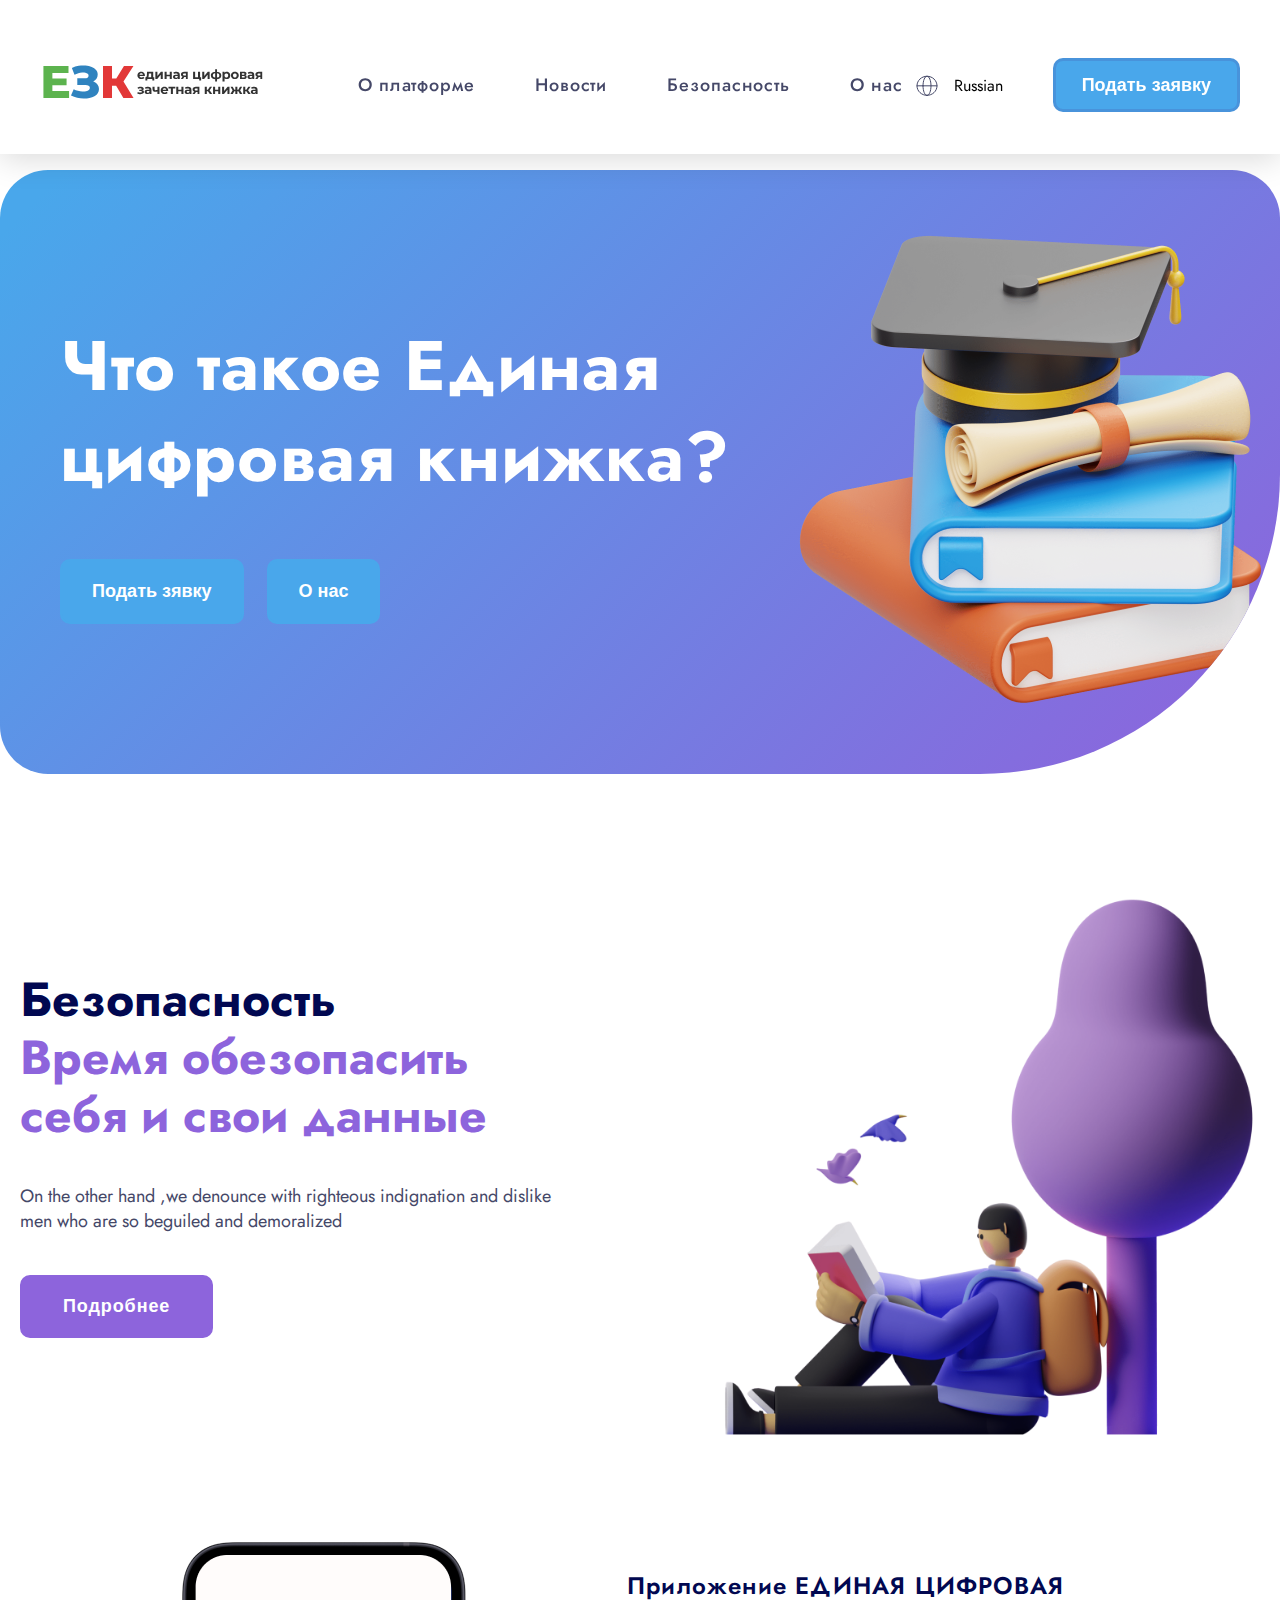
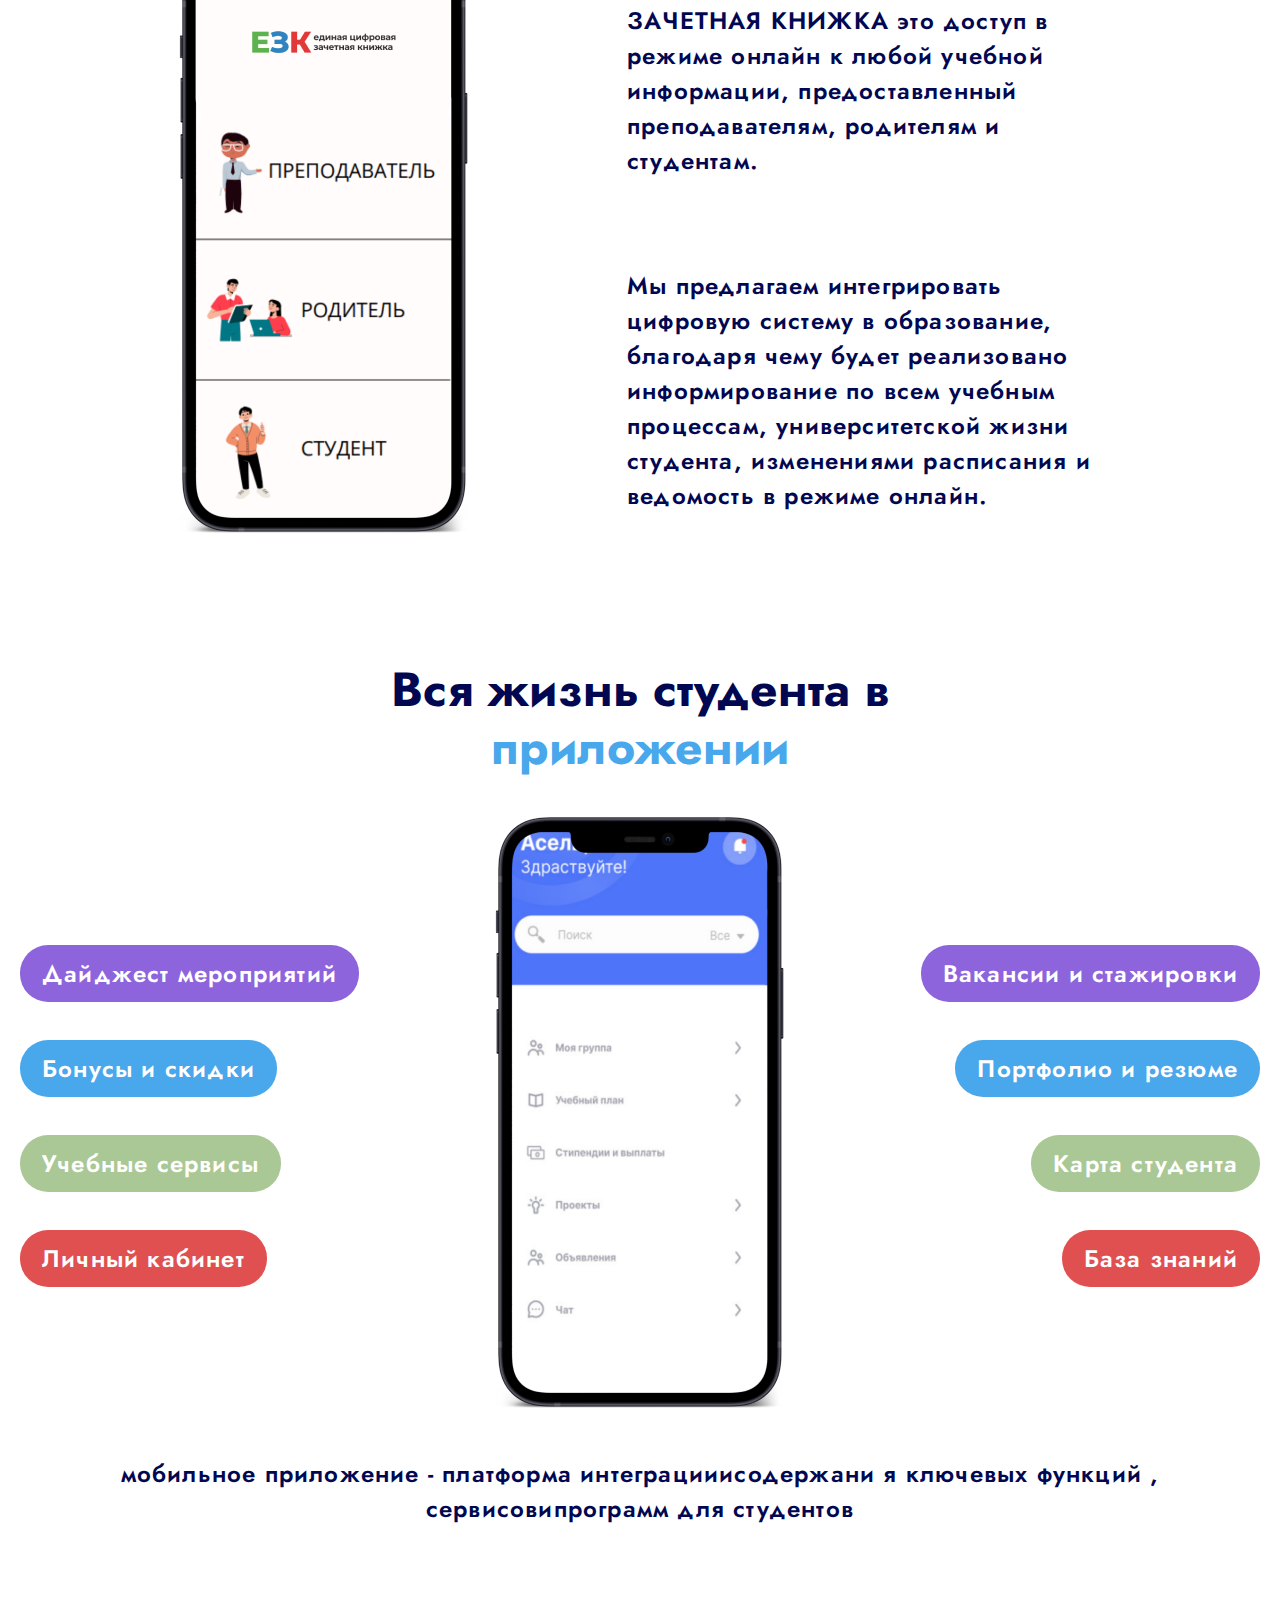
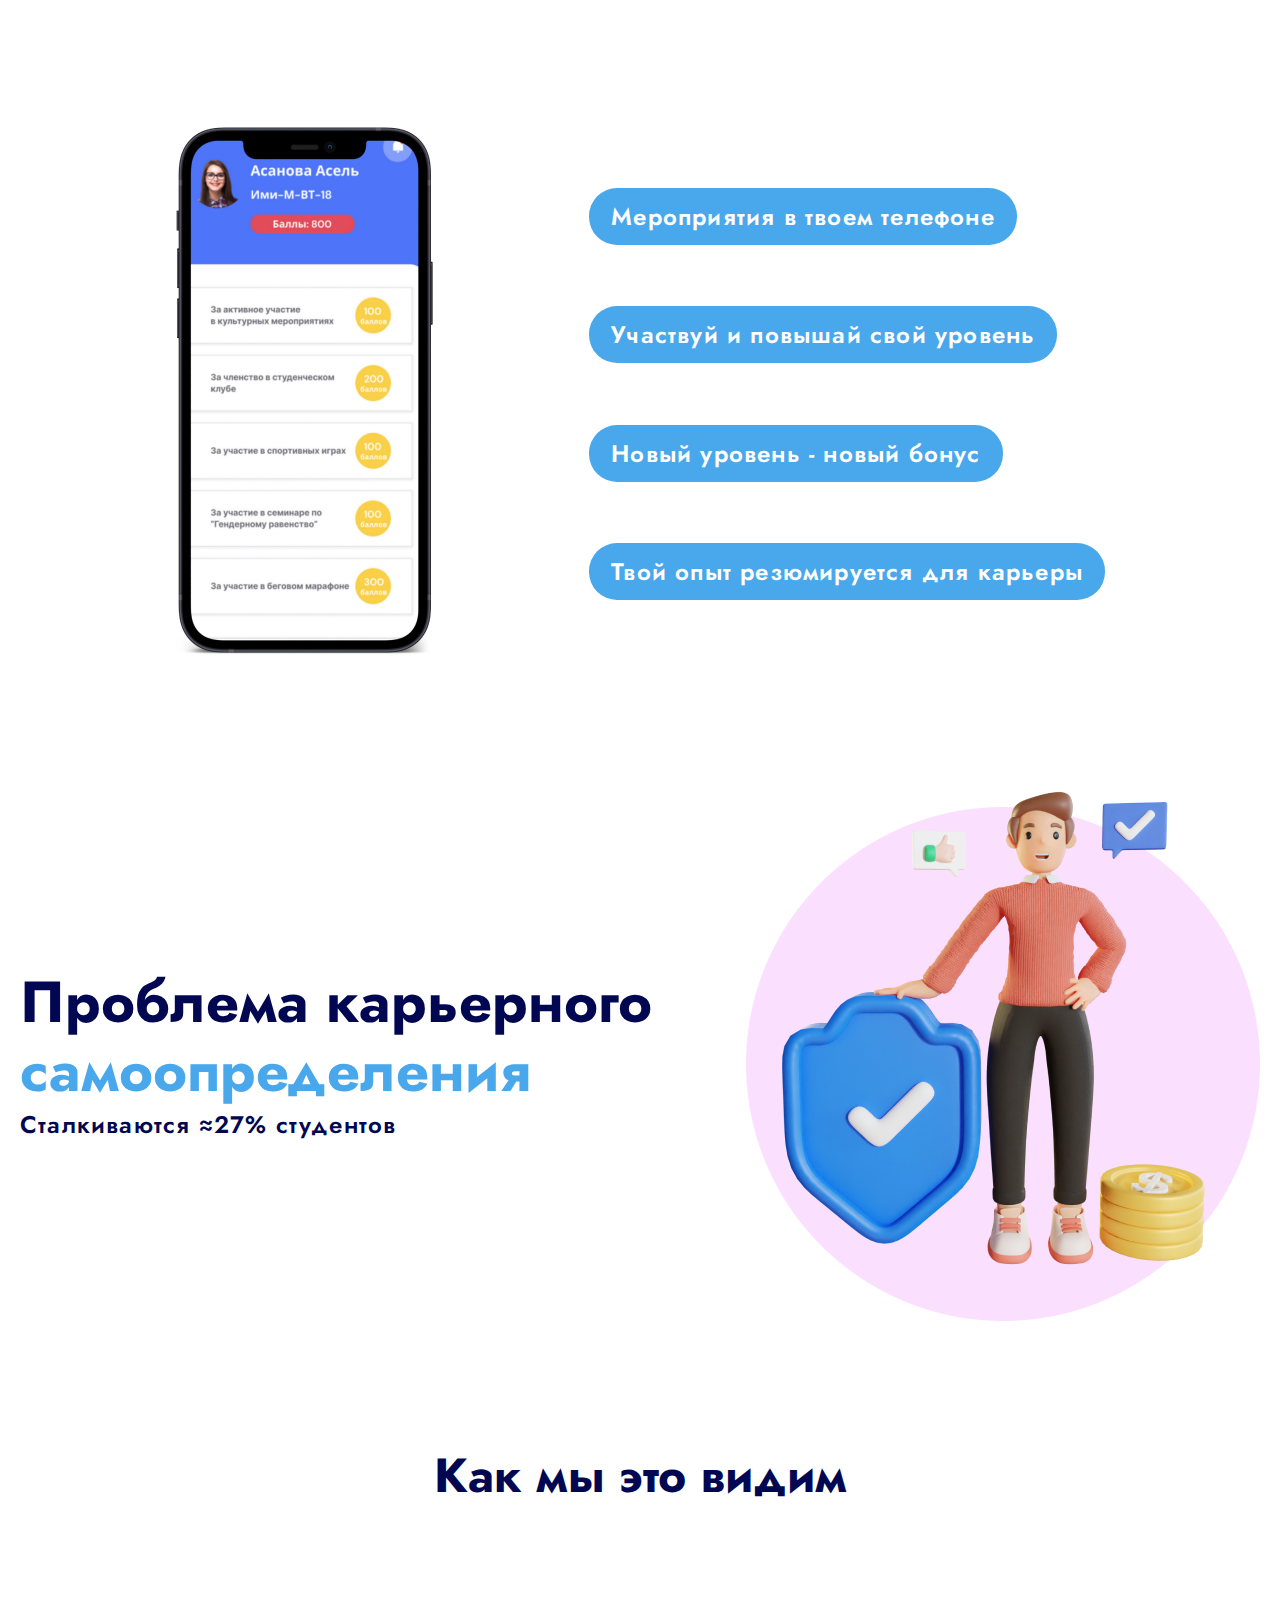
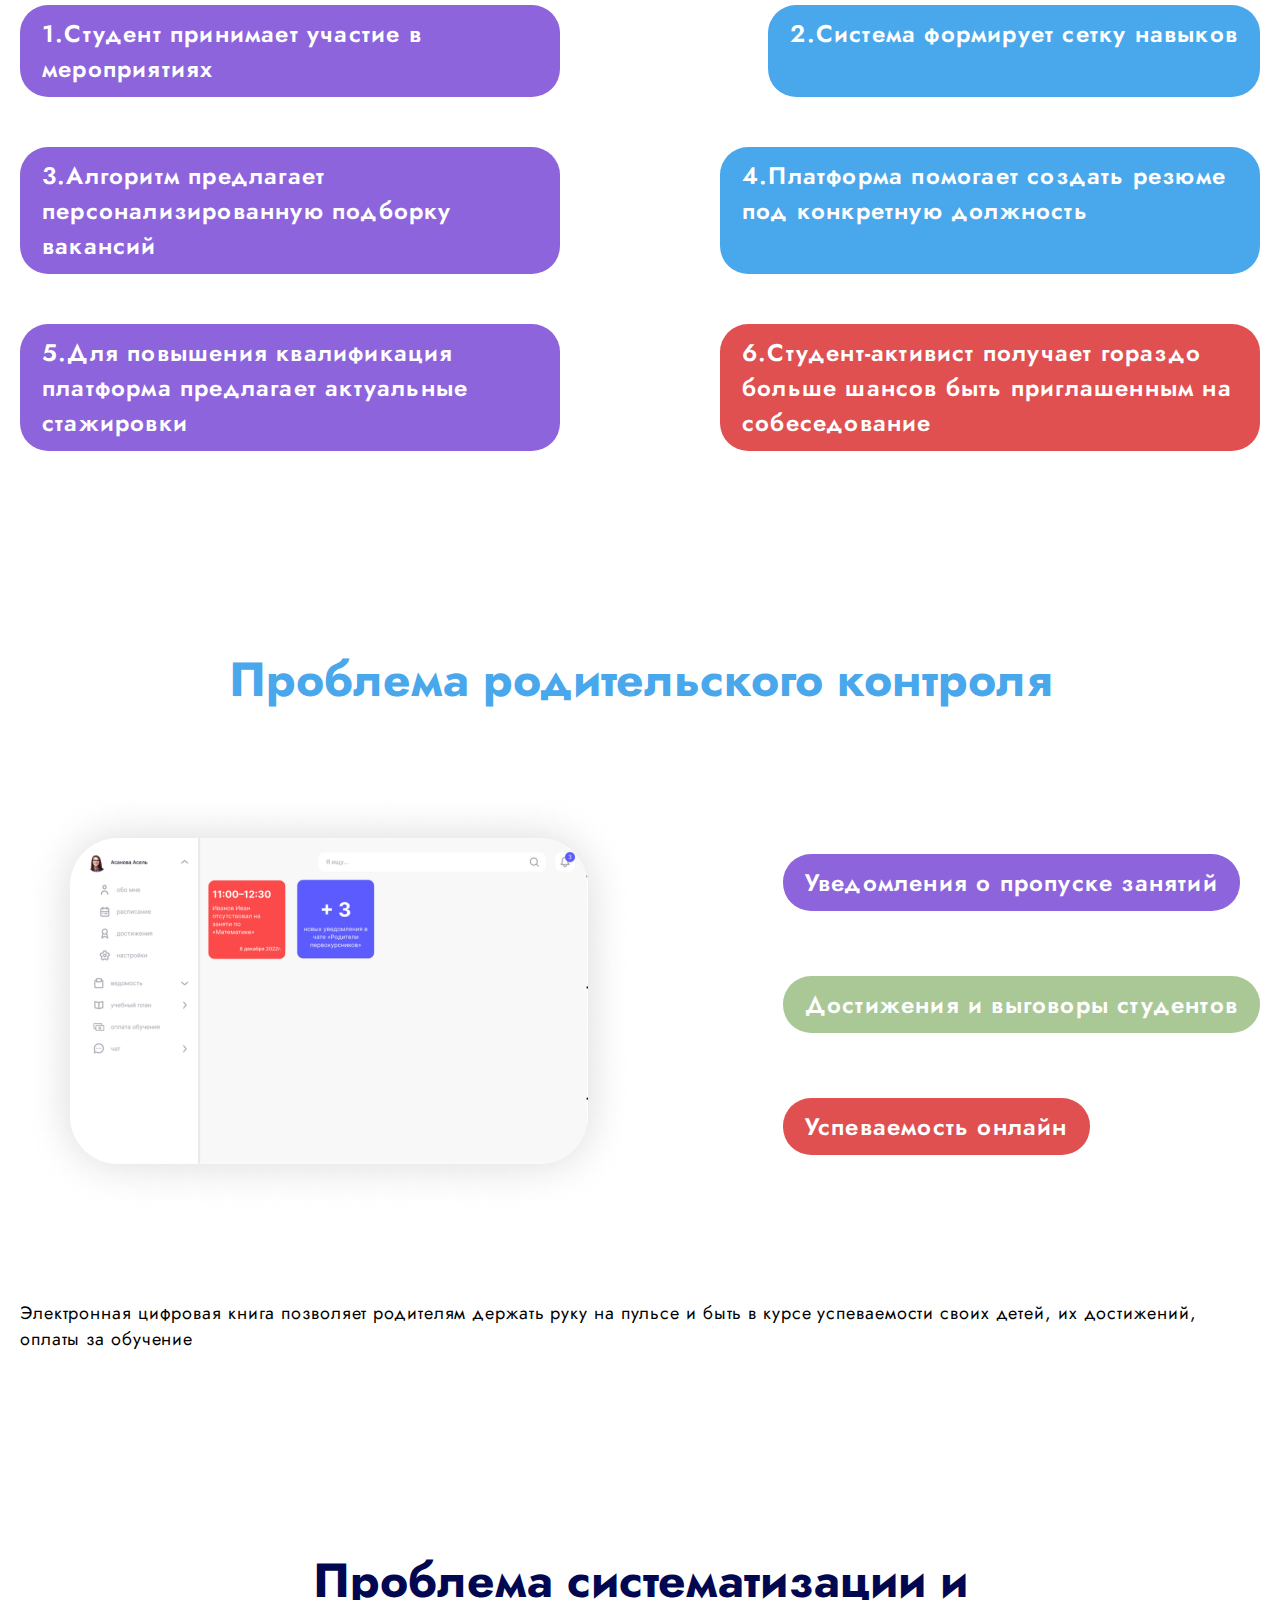
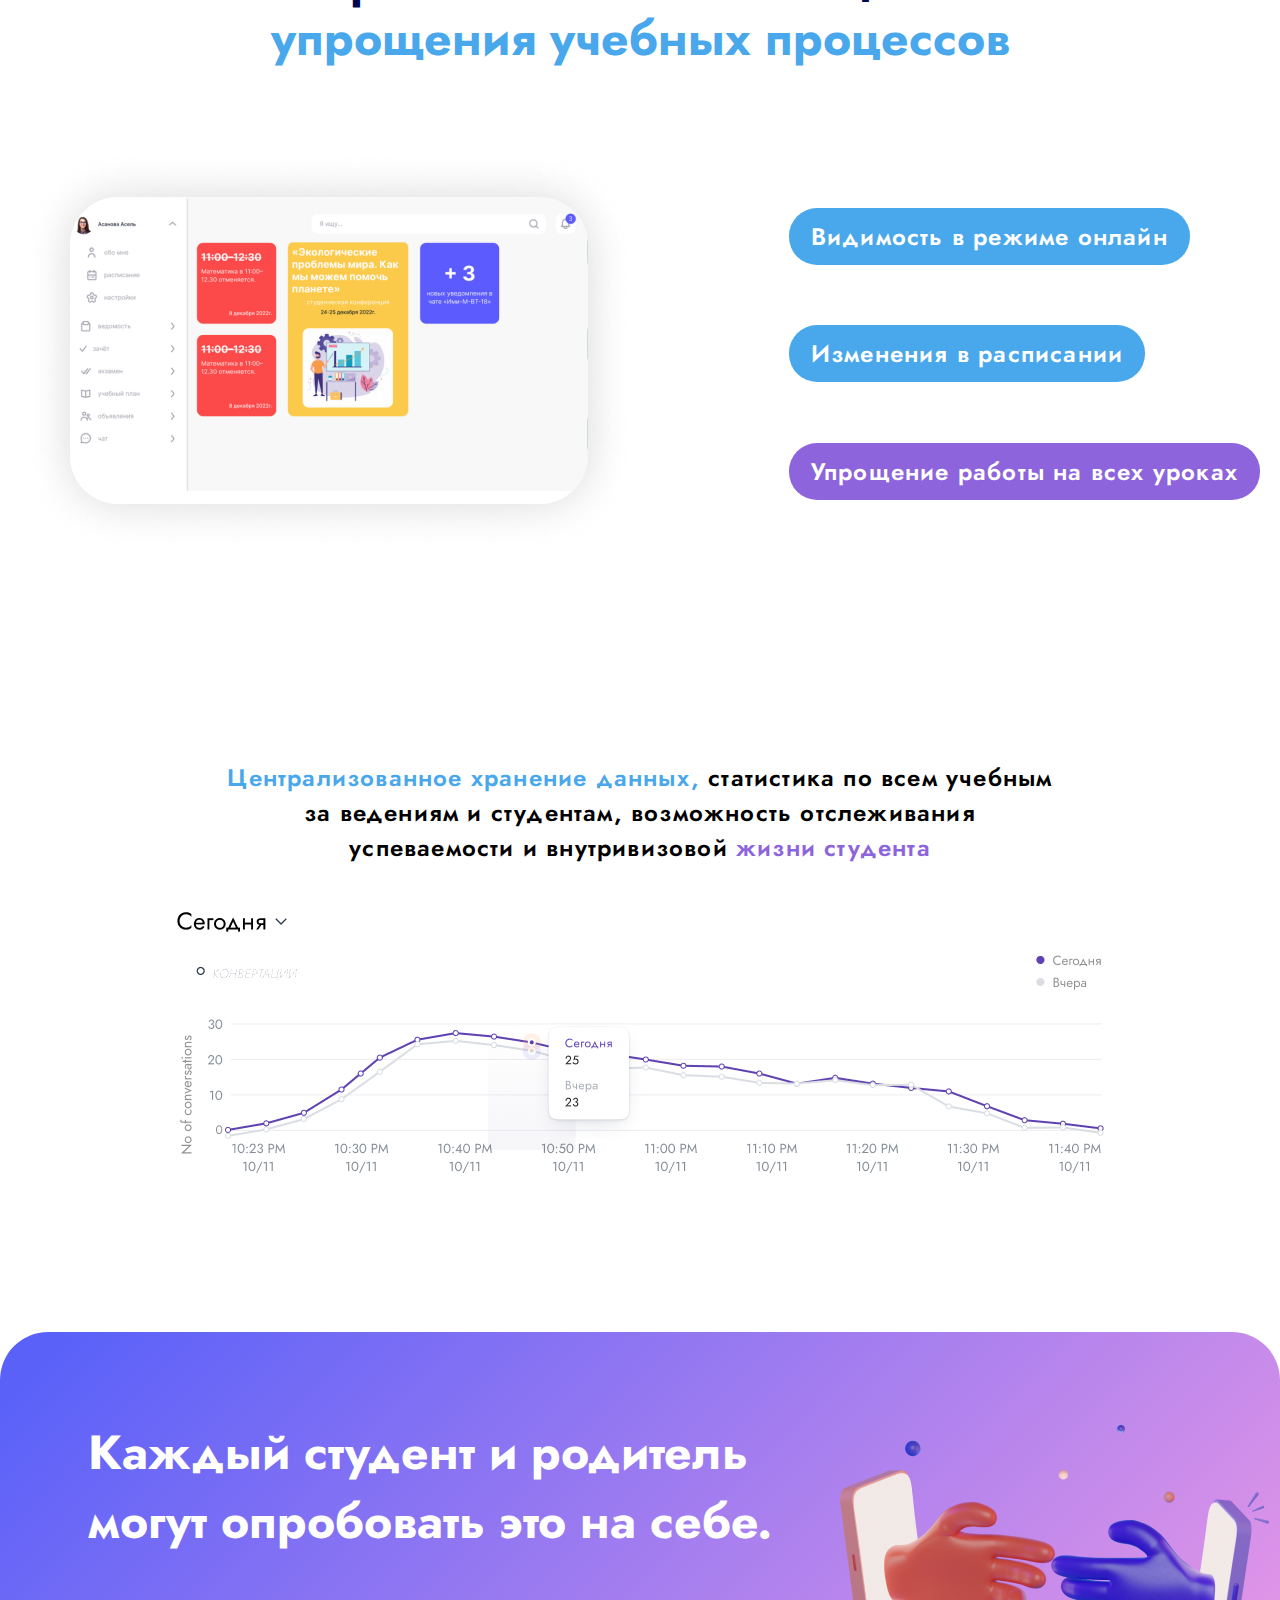
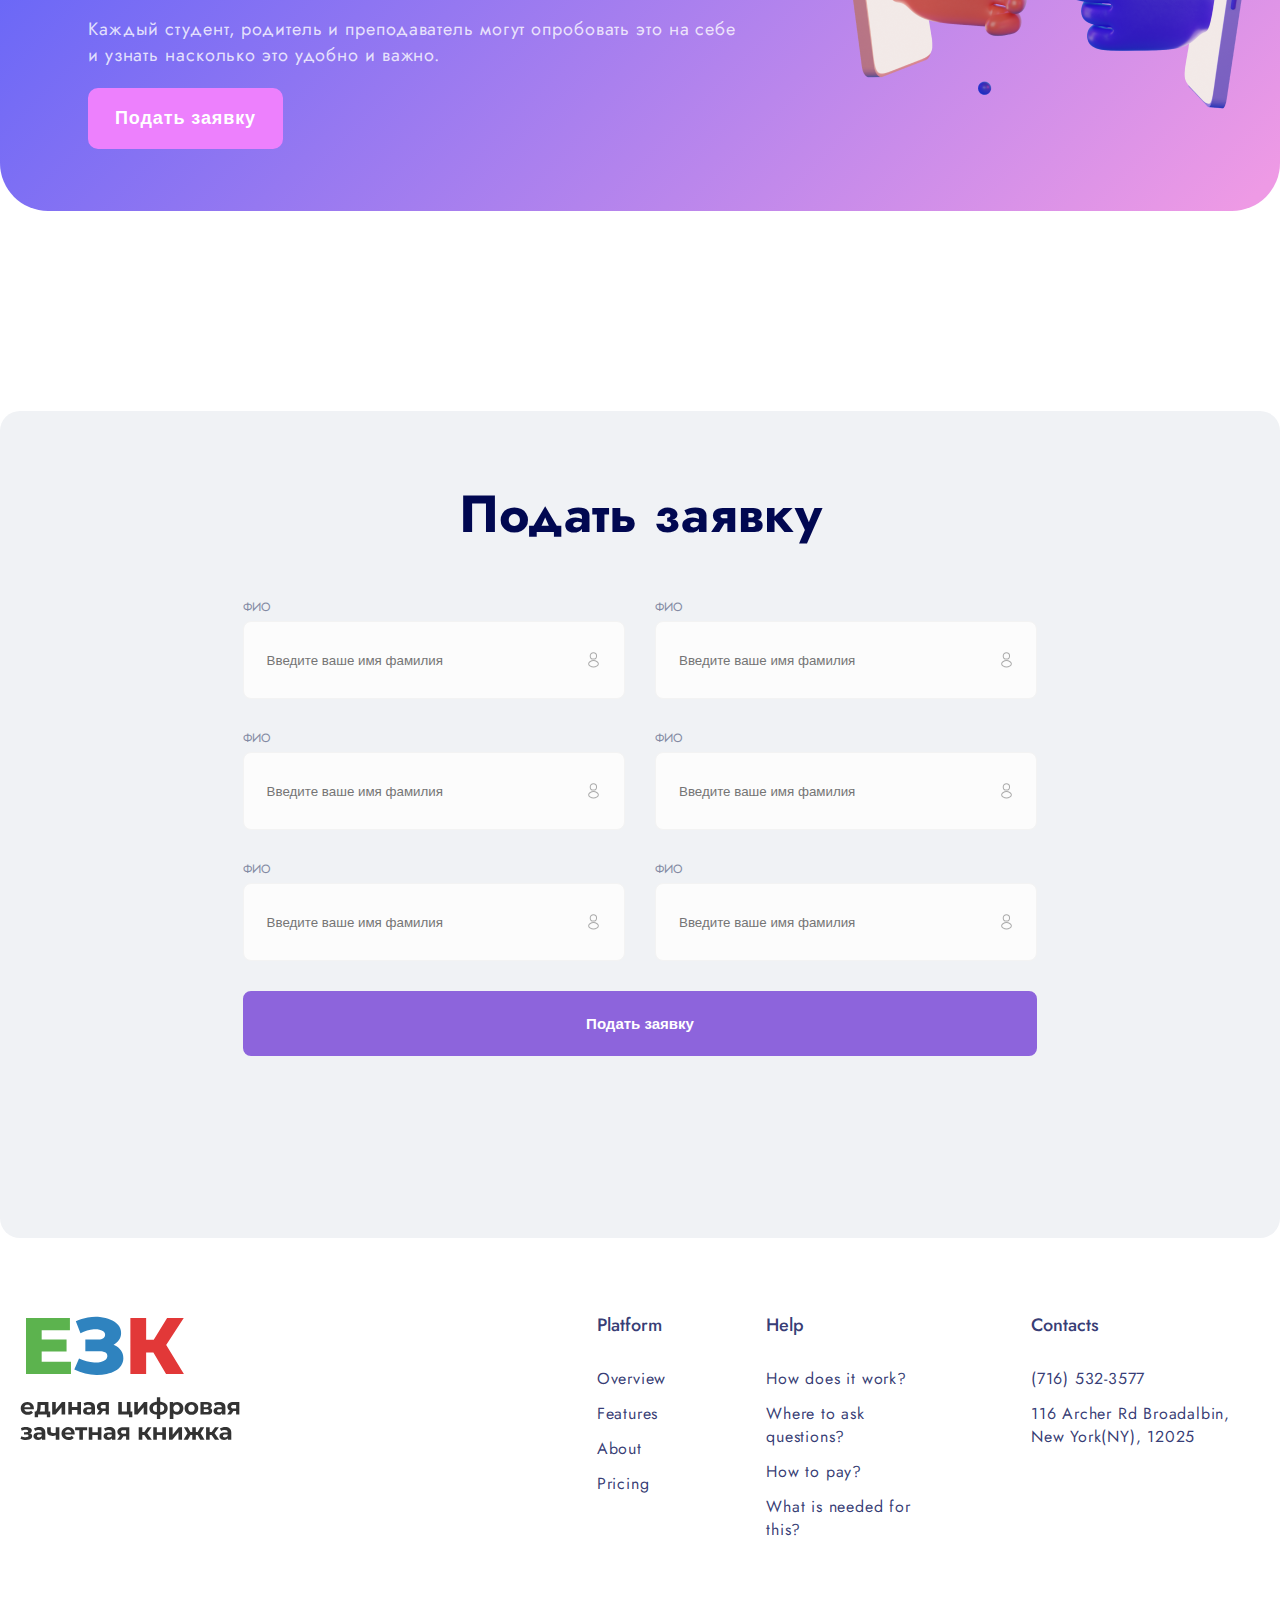
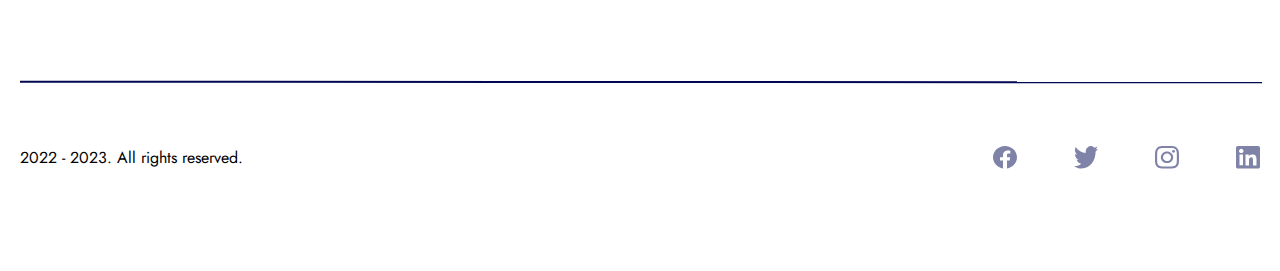
<file: pages/AboutPlatform.html>
<!DOCTYPE html>
<html lang="en">
  <head>
    <meta charset="UTF-8" />
    <meta http-equiv="X-UA-Compatible" content="IE=edge" />
    <meta name="viewport" content="width=device-width, initial-scale=1.0" />
    <title>Document</title>
    <link rel="stylesheet" href="../css/index.css" />
  </head>
  <body>
    <header class="header">
      <div class="header__content">
        <div class="header__box">
          <div class="header__fix">
            <a href="../index.html">
              <svg
                width="225"
                height="50"
                viewBox="0 0 225 50"
                fill="none"
                xmlns="http://www.w3.org/2000/svg"
                class="header__logo"
              >
                <path
                  d="M11.7355 21.4105H26.576V28.1686H11.7355V21.4105ZM12.3747 34.0135H29.0875V41H3.42474V9.03574H28.4939V16.0222H12.3747V34.0135Z"
                  fill="#5CB34E"
                />
                <path
                  d="M30.9964 38.5342L33.6905 32.187C35.0604 32.8872 36.4912 33.4199 37.9829 33.7852C39.4746 34.1505 40.9206 34.3636 42.3209 34.4245C43.7212 34.4854 44.9846 34.3941 46.1109 34.1505C47.2677 33.8765 48.181 33.4656 48.8507 32.9176C49.5205 32.3696 49.8553 31.6543 49.8553 30.7714C49.8553 29.7973 49.4444 29.0971 48.6224 28.6709C47.8309 28.2143 46.7807 27.986 45.4717 27.986H37.2979V21.3648H44.741C45.9587 21.3648 46.9024 21.1213 47.5722 20.6342C48.2419 20.1471 48.5768 19.4926 48.5768 18.6707C48.5768 17.8792 48.2876 17.2551 47.7092 16.7985C47.1308 16.3114 46.3545 15.9765 45.3803 15.7939C44.4062 15.5808 43.3103 15.5047 42.0926 15.5656C40.8749 15.6265 39.6115 15.8548 38.3025 16.2505C36.9935 16.6158 35.7302 17.1181 34.5125 17.7574L31.864 10.9993C34.0254 9.93378 36.2934 9.20317 38.6678 8.80742C41.0423 8.41167 43.3559 8.32035 45.6087 8.53344C47.8614 8.74654 49.901 9.24883 51.7275 10.0403C53.5541 10.8014 55.0001 11.8212 56.0655 13.0998C57.1614 14.3783 57.7094 15.8852 57.7094 17.6204C57.7094 19.1425 57.2984 20.4972 56.4765 21.6845C55.6546 22.8717 54.5434 23.8002 53.1431 24.4699C51.7427 25.1396 50.1293 25.4745 48.3028 25.4745L48.5311 23.5566C50.6316 23.5566 52.4581 23.922 54.0107 24.6526C55.5937 25.3832 56.8114 26.3878 57.6637 27.6663C58.5466 28.9145 58.988 30.3605 58.988 32.0043C58.988 33.5569 58.577 34.942 57.7551 36.1597C56.9636 37.3469 55.8524 38.3515 54.4217 39.1735C52.9909 39.9954 51.347 40.6043 49.49 41C47.6635 41.4262 45.7 41.6241 43.5995 41.5936C41.499 41.5936 39.368 41.3349 37.2066 40.8173C35.0757 40.2998 33.0056 39.5388 30.9964 38.5342Z"
                  fill="#2F83BF"
                />
                <path
                  d="M83.375 41L74.3793 25.7941L81.6398 21.5018L93.5579 41H83.375ZM63.0092 41V9.03574H72.0049V41H63.0092ZM69.402 28.7623V21.4561H81.0005V28.7623H69.402ZM82.5074 25.9768L74.151 25.0635L83.9686 9.03574H93.4666L82.5074 25.9768Z"
                  fill="#E23838"
                />
                <path
                  d="M101.484 22.1061C100.67 22.1061 99.954 21.9469 99.3349 21.6285C98.7246 21.3101 98.2515 20.8768 97.9154 20.3284C97.5793 19.7712 97.4113 19.1389 97.4113 18.4313C97.4113 17.7149 97.5749 17.0826 97.9021 16.5342C98.2382 15.977 98.6937 15.5437 99.2686 15.2341C99.8434 14.9157 100.493 14.7565 101.219 14.7565C101.917 14.7565 102.545 14.9069 103.103 15.2076C103.669 15.4995 104.115 15.924 104.442 16.4812C104.77 17.0295 104.933 17.6884 104.933 18.4579C104.933 18.5375 104.929 18.6303 104.92 18.7365C104.911 18.8338 104.902 18.9266 104.894 19.0151H99.0961V17.8078H103.806L103.01 18.166C103.01 17.7945 102.935 17.4717 102.784 17.1976C102.634 16.9234 102.426 16.7111 102.161 16.5608C101.895 16.4016 101.586 16.322 101.232 16.322C100.878 16.322 100.564 16.4016 100.29 16.5608C100.025 16.7111 99.8169 16.9278 99.6665 17.2108C99.5162 17.485 99.441 17.8122 99.441 18.1925V18.5109C99.441 18.9001 99.525 19.245 99.6931 19.5457C99.87 19.8376 100.113 20.0631 100.423 20.2223C100.741 20.3727 101.113 20.4478 101.537 20.4478C101.917 20.4478 102.249 20.3903 102.532 20.2754C102.824 20.1604 103.089 19.9879 103.328 19.758L104.429 20.952C104.102 21.3234 103.691 21.6109 103.195 21.8143C102.7 22.0088 102.13 22.1061 101.484 22.1061ZM111.164 21.0714V16.5608H108.83L108.79 17.4762C108.772 17.8565 108.75 18.2191 108.723 18.564C108.697 18.9089 108.644 19.2229 108.564 19.5059C108.494 19.7801 108.387 20.0145 108.246 20.209C108.104 20.3948 107.914 20.523 107.675 20.5938L105.632 20.3019C105.889 20.3019 106.097 20.2267 106.256 20.0764C106.415 19.9172 106.539 19.7005 106.627 19.4263C106.716 19.1433 106.782 18.8249 106.826 18.4711C106.871 18.1085 106.902 17.7282 106.919 17.3302L107.012 14.8627H113.234V21.0714H111.164ZM105.394 23.5389V20.3019H114.256V23.5389H112.332V22H107.317V23.5389H105.394ZM115.359 22V14.8627H117.415V19.1079L120.891 14.8627H122.788V22H120.732V17.7547L117.269 22H115.359ZM124.579 22V14.8627H126.635V17.6486H129.739V14.8627H131.809V22H129.739V19.3335H126.635V22H124.579ZM137.863 22V20.607L137.73 20.3019V17.8078C137.73 17.3656 137.593 17.0207 137.319 16.773C137.053 16.5254 136.642 16.4016 136.085 16.4016C135.705 16.4016 135.329 16.4635 134.957 16.5873C134.595 16.7023 134.285 16.8615 134.029 17.0649L133.286 15.6189C133.675 15.3447 134.144 15.1324 134.692 14.9821C135.24 14.8317 135.798 14.7565 136.364 14.7565C137.451 14.7565 138.296 15.013 138.897 15.526C139.499 16.039 139.8 16.8394 139.8 17.9272V22H137.863ZM135.687 22.1061C135.13 22.1061 134.652 22.0133 134.254 21.8275C133.856 21.633 133.551 21.3721 133.339 21.0448C133.127 20.7176 133.02 20.3505 133.02 19.9437C133.02 19.5192 133.122 19.1477 133.326 18.8293C133.538 18.5109 133.87 18.2633 134.321 18.0864C134.772 17.9007 135.36 17.8078 136.085 17.8078H137.982V19.0151H136.311C135.824 19.0151 135.488 19.0947 135.302 19.2539C135.125 19.413 135.037 19.612 135.037 19.8508C135.037 20.1162 135.139 20.3284 135.342 20.4876C135.554 20.638 135.842 20.7132 136.204 20.7132C136.549 20.7132 136.859 20.6336 137.133 20.4744C137.407 20.3063 137.606 20.0631 137.73 19.7447L138.048 20.6999C137.898 21.1598 137.624 21.5091 137.226 21.7479C136.828 21.9867 136.315 22.1061 135.687 22.1061ZM145.896 22V19.6253L146.188 19.957H144.211C143.185 19.957 142.38 19.7447 141.796 19.3202C141.213 18.8957 140.921 18.2854 140.921 17.4894C140.921 16.6404 141.226 15.9903 141.836 15.5393C142.455 15.0882 143.287 14.8627 144.33 14.8627H147.74V22H145.896ZM140.815 22L142.712 19.2804H144.821L143.017 22H140.815ZM145.896 18.9885V16.0168L146.188 16.5475H144.37C143.946 16.5475 143.614 16.6271 143.375 16.7863C143.145 16.9455 143.03 17.202 143.03 17.5558C143.03 18.2368 143.468 18.5773 144.344 18.5773H146.188L145.896 18.9885ZM153.088 22V14.8627H155.144V20.3019H158.023V14.8627H160.093V22H153.088ZM159.204 23.5389V21.9735L159.681 22H158.023V20.3019H161.127V23.5389H159.204ZM162.23 22V14.8627H164.286V19.1079L167.762 14.8627H169.659V22H167.603V17.7547L164.14 22H162.23ZM176.252 22.1592C176.234 22.1592 176.186 22.1592 176.106 22.1592C176.026 22.1592 175.951 22.1592 175.88 22.1592C175.81 22.1592 175.761 22.1592 175.734 22.1592C174.187 22.1327 172.988 21.801 172.139 21.1642C171.29 20.5274 170.866 19.6076 170.866 18.4048C170.866 17.2197 171.286 16.3176 172.126 15.6985C172.975 15.0705 174.191 14.7521 175.774 14.7433C175.792 14.7433 175.836 14.7433 175.907 14.7433C175.987 14.7433 176.062 14.7433 176.132 14.7433C176.203 14.7433 176.247 14.7433 176.265 14.7433C177.866 14.7433 179.104 15.0528 179.98 15.6719C180.864 16.291 181.306 17.202 181.306 18.4048C181.306 19.6253 180.864 20.5584 179.98 21.204C179.104 21.8408 177.862 22.1592 176.252 22.1592ZM176.186 20.5672C176.92 20.5672 177.517 20.4921 177.977 20.3417C178.436 20.1825 178.772 19.9437 178.985 19.6253C179.206 19.2981 179.316 18.8912 179.316 18.4048C179.316 17.9361 179.21 17.5513 178.998 17.2506C178.786 16.9411 178.445 16.7111 177.977 16.5608C177.517 16.4104 176.92 16.3352 176.186 16.3352C176.159 16.3352 176.106 16.3352 176.026 16.3352C175.947 16.3352 175.894 16.3352 175.867 16.3352C175.16 16.3352 174.585 16.4148 174.143 16.574C173.7 16.7332 173.377 16.9632 173.174 17.2639C172.971 17.5646 172.869 17.9449 172.869 18.4048C172.869 18.8824 172.971 19.2804 173.174 19.5988C173.377 19.9172 173.7 20.156 174.143 20.3152C174.585 20.4744 175.16 20.5584 175.867 20.5672C175.894 20.5672 175.947 20.5672 176.026 20.5672C176.106 20.5672 176.159 20.5672 176.186 20.5672ZM175.137 24.5737V12.1563H177.035V24.5737H175.137ZM186.714 22.1061C186.113 22.1061 185.587 21.9735 185.135 21.7081C184.684 21.4428 184.331 21.0404 184.074 20.5009C183.827 19.9526 183.703 19.2627 183.703 18.4313C183.703 17.5911 183.822 16.9013 184.061 16.3618C184.3 15.8223 184.645 15.4199 185.096 15.1545C185.547 14.8892 186.086 14.7565 186.714 14.7565C187.386 14.7565 187.988 14.9113 188.518 15.2209C189.058 15.5216 189.482 15.9461 189.792 16.4944C190.11 17.0428 190.27 17.6884 190.27 18.4313C190.27 19.1831 190.11 19.8332 189.792 20.3815C189.482 20.9298 189.058 21.3544 188.518 21.6551C187.988 21.9558 187.386 22.1061 186.714 22.1061ZM182.495 24.5737V14.8627H184.472V16.322L184.432 18.4446L184.565 20.554V24.5737H182.495ZM186.356 20.408C186.701 20.408 187.006 20.3284 187.271 20.1692C187.546 20.01 187.762 19.7845 187.921 19.4926C188.089 19.1919 188.174 18.8382 188.174 18.4313C188.174 18.0157 188.089 17.6619 187.921 17.37C187.762 17.0782 187.546 16.8526 187.271 16.6934C187.006 16.5342 186.701 16.4546 186.356 16.4546C186.011 16.4546 185.702 16.5342 185.427 16.6934C185.153 16.8526 184.936 17.0782 184.777 17.37C184.618 17.6619 184.539 18.0157 184.539 18.4313C184.539 18.8382 184.618 19.1919 184.777 19.4926C184.936 19.7845 185.153 20.01 185.427 20.1692C185.702 20.3284 186.011 20.408 186.356 20.408ZM194.864 22.1061C194.104 22.1061 193.427 21.9469 192.834 21.6285C192.251 21.3101 191.786 20.8768 191.441 20.3284C191.105 19.7712 190.937 19.1389 190.937 18.4313C190.937 17.7149 191.105 17.0826 191.441 16.5342C191.786 15.977 192.251 15.5437 192.834 15.2341C193.427 14.9157 194.104 14.7565 194.864 14.7565C195.616 14.7565 196.288 14.9157 196.881 15.2341C197.473 15.5437 197.938 15.9726 198.274 16.521C198.61 17.0693 198.778 17.7061 198.778 18.4313C198.778 19.1389 198.61 19.7712 198.274 20.3284C197.938 20.8768 197.473 21.3101 196.881 21.6285C196.288 21.9469 195.616 22.1061 194.864 22.1061ZM194.864 20.408C195.209 20.408 195.519 20.3284 195.793 20.1692C196.067 20.01 196.284 19.7845 196.443 19.4926C196.602 19.1919 196.682 18.8382 196.682 18.4313C196.682 18.0157 196.602 17.6619 196.443 17.37C196.284 17.0782 196.067 16.8526 195.793 16.6934C195.519 16.5342 195.209 16.4546 194.864 16.4546C194.519 16.4546 194.21 16.5342 193.936 16.6934C193.661 16.8526 193.44 17.0782 193.272 17.37C193.113 17.6619 193.033 18.0157 193.033 18.4313C193.033 18.8382 193.113 19.1919 193.272 19.4926C193.44 19.7845 193.661 20.01 193.936 20.1692C194.21 20.3284 194.519 20.408 194.864 20.408ZM200.002 22V14.8627H203.651C204.544 14.8627 205.242 15.0263 205.747 15.3535C206.251 15.6719 206.503 16.123 206.503 16.7067C206.503 17.2904 206.264 17.7503 205.786 18.0864C205.318 18.4136 204.694 18.5773 203.916 18.5773L204.128 18.0997C204.995 18.0997 205.64 18.2589 206.065 18.5773C206.498 18.8957 206.715 19.36 206.715 19.9702C206.715 20.5982 206.476 21.0935 205.999 21.4561C205.521 21.8187 204.791 22 203.81 22H200.002ZM201.899 20.5938H203.637C204.018 20.5938 204.301 20.5319 204.486 20.408C204.681 20.2754 204.778 20.0764 204.778 19.811C204.778 19.5369 204.69 19.3379 204.513 19.2141C204.336 19.0814 204.057 19.0151 203.677 19.0151H201.899V20.5938ZM201.899 17.7945H203.465C203.827 17.7945 204.097 17.7282 204.274 17.5956C204.46 17.4629 204.553 17.2727 204.553 17.0251C204.553 16.7686 204.46 16.5785 204.274 16.4546C204.097 16.3308 203.827 16.2689 203.465 16.2689H201.899V17.7945ZM212.328 22V20.607L212.195 20.3019V17.8078C212.195 17.3656 212.058 17.0207 211.784 16.773C211.518 16.5254 211.107 16.4016 210.55 16.4016C210.17 16.4016 209.794 16.4635 209.422 16.5873C209.06 16.7023 208.75 16.8615 208.494 17.0649L207.751 15.6189C208.14 15.3447 208.609 15.1324 209.157 14.9821C209.705 14.8317 210.263 14.7565 210.829 14.7565C211.916 14.7565 212.761 15.013 213.362 15.526C213.964 16.039 214.265 16.8394 214.265 17.9272V22H212.328ZM210.152 22.1061C209.595 22.1061 209.117 22.0133 208.719 21.8275C208.321 21.633 208.016 21.3721 207.804 21.0448C207.592 20.7176 207.485 20.3505 207.485 19.9437C207.485 19.5192 207.587 19.1477 207.791 18.8293C208.003 18.5109 208.335 18.2633 208.786 18.0864C209.237 17.9007 209.825 17.8078 210.55 17.8078H212.447V19.0151H210.776C210.289 19.0151 209.953 19.0947 209.767 19.2539C209.59 19.413 209.502 19.612 209.502 19.8508C209.502 20.1162 209.604 20.3284 209.807 20.4876C210.019 20.638 210.307 20.7132 210.669 20.7132C211.014 20.7132 211.324 20.6336 211.598 20.4744C211.872 20.3063 212.071 20.0631 212.195 19.7447L212.513 20.6999C212.363 21.1598 212.089 21.5091 211.691 21.7479C211.293 21.9867 210.78 22.1061 210.152 22.1061ZM220.361 22V19.6253L220.653 19.957H218.676C217.65 19.957 216.845 19.7447 216.261 19.3202C215.678 18.8957 215.386 18.2854 215.386 17.4894C215.386 16.6404 215.691 15.9903 216.301 15.5393C216.92 15.0882 217.752 14.8627 218.795 14.8627H222.205V22H220.361ZM215.28 22L217.177 19.2804H219.286L217.482 22H215.28ZM220.361 18.9885V16.0168L220.653 16.5475H218.835C218.411 16.5475 218.079 16.6271 217.84 16.7863C217.61 16.9455 217.495 17.202 217.495 17.5558C217.495 18.2368 217.933 18.5773 218.809 18.5773H220.653L220.361 18.9885ZM100.409 37.1327C101.082 37.1327 101.683 37.0442 102.214 36.8673C102.753 36.6816 103.178 36.4207 103.487 36.0846C103.806 35.7397 103.965 35.3373 103.965 34.8774C103.965 34.3379 103.739 33.9133 103.288 33.6038C102.837 33.2854 102.218 33.1262 101.431 33.1262L101.378 33.5375C101.829 33.5375 102.236 33.4623 102.598 33.3119C102.961 33.1527 103.244 32.9361 103.447 32.6619C103.66 32.3877 103.766 32.0782 103.766 31.7332C103.766 31.2999 103.611 30.9328 103.302 30.6321C103.001 30.3314 102.585 30.1015 102.055 29.9423C101.524 29.7831 100.927 29.7123 100.264 29.73C99.8125 29.7389 99.357 29.8008 98.8971 29.9157C98.4372 30.0307 97.9729 30.1855 97.5041 30.3801L98.0082 31.8128C98.4062 31.6536 98.7954 31.5342 99.1757 31.4546C99.556 31.3662 99.923 31.322 100.277 31.322C100.586 31.322 100.843 31.3529 101.046 31.4148C101.25 31.4679 101.404 31.5475 101.511 31.6536C101.617 31.7598 101.67 31.888 101.67 32.0384C101.67 32.1799 101.626 32.3037 101.537 32.4098C101.458 32.5071 101.334 32.5823 101.166 32.6354C100.998 32.6884 100.794 32.7149 100.555 32.7149H99.2686V34.0018H100.728C101.099 34.0018 101.382 34.0637 101.577 34.1875C101.771 34.3025 101.869 34.475 101.869 34.7049C101.869 34.8818 101.807 35.0321 101.683 35.156C101.559 35.2798 101.378 35.3771 101.139 35.4478C100.909 35.5097 100.635 35.5407 100.317 35.5407C99.8744 35.5407 99.4366 35.4965 99.0032 35.408C98.5787 35.3107 98.1851 35.1737 97.8225 34.9968L97.2653 36.4428C97.7252 36.6728 98.2249 36.8452 98.7644 36.9602C99.3128 37.0752 99.8611 37.1327 100.409 37.1327ZM109.517 37V35.607L109.385 35.3019V32.8078C109.385 32.3656 109.247 32.0207 108.973 31.773C108.708 31.5254 108.297 31.4016 107.739 31.4016C107.359 31.4016 106.983 31.4635 106.612 31.5873C106.249 31.7023 105.94 31.8615 105.683 32.0649L104.94 30.6189C105.329 30.3447 105.798 30.1324 106.346 29.9821C106.895 29.8317 107.452 29.7565 108.018 29.7565C109.106 29.7565 109.951 30.013 110.552 30.526C111.153 31.039 111.454 31.8394 111.454 32.9272V37H109.517ZM107.341 37.1061C106.784 37.1061 106.307 37.0133 105.909 36.8275C105.511 36.633 105.206 36.3721 104.993 36.0448C104.781 35.7176 104.675 35.3505 104.675 34.9437C104.675 34.5192 104.777 34.1477 104.98 33.8293C105.192 33.5109 105.524 33.2633 105.975 33.0864C106.426 32.9007 107.014 32.8078 107.739 32.8078H109.637V34.0151H107.965C107.479 34.0151 107.142 34.0947 106.957 34.2539C106.78 34.413 106.691 34.612 106.691 34.8508C106.691 35.1162 106.793 35.3284 106.997 35.4876C107.209 35.638 107.496 35.7132 107.859 35.7132C108.204 35.7132 108.513 35.6336 108.788 35.4744C109.062 35.3063 109.261 35.0631 109.385 34.7447L109.703 35.6999C109.553 36.1598 109.278 36.5091 108.88 36.7479C108.482 36.9867 107.969 37.1061 107.341 37.1061ZM117.55 34.2671C117.258 34.4263 116.936 34.5546 116.582 34.6518C116.228 34.7491 115.839 34.7978 115.414 34.7978C114.477 34.7978 113.756 34.5855 113.252 34.161C112.748 33.7276 112.496 33.0422 112.496 32.1047V29.8627H114.565V31.972C114.565 32.4142 114.68 32.7326 114.91 32.9272C115.14 33.1129 115.463 33.2058 115.879 33.2058C116.179 33.2058 116.467 33.1704 116.741 33.0997C117.024 33.0289 117.294 32.9272 117.55 32.7945V34.2671ZM117.404 37V29.8627H119.474V37H117.404ZM124.751 37.1061C123.937 37.1061 123.221 36.9469 122.602 36.6285C121.992 36.3101 121.518 35.8768 121.182 35.3284C120.846 34.7712 120.678 34.1389 120.678 33.4313C120.678 32.7149 120.842 32.0826 121.169 31.5342C121.505 30.977 121.961 30.5437 122.536 30.2341C123.11 29.9157 123.76 29.7565 124.486 29.7565C125.184 29.7565 125.812 29.9069 126.37 30.2076C126.936 30.4995 127.382 30.924 127.709 31.4812C128.037 32.0295 128.2 32.6884 128.2 33.4579C128.2 33.5375 128.196 33.6303 128.187 33.7365C128.178 33.8338 128.169 33.9266 128.161 34.0151H122.363V32.8078H127.073L126.277 33.166C126.277 32.7945 126.202 32.4717 126.051 32.1976C125.901 31.9234 125.693 31.7111 125.428 31.5608C125.162 31.4016 124.853 31.322 124.499 31.322C124.145 31.322 123.831 31.4016 123.557 31.5608C123.292 31.7111 123.084 31.9278 122.934 32.2108C122.783 32.485 122.708 32.8122 122.708 33.1925V33.5109C122.708 33.9001 122.792 34.245 122.96 34.5457C123.137 34.8376 123.38 35.0631 123.69 35.2223C124.008 35.3727 124.38 35.4478 124.804 35.4478C125.184 35.4478 125.516 35.3903 125.799 35.2754C126.091 35.1604 126.356 34.9879 126.595 34.758L127.696 35.952C127.369 36.3234 126.958 36.6109 126.462 36.8143C125.967 37.0088 125.397 37.1061 124.751 37.1061ZM130.867 37V31.0832L131.331 31.5608H128.453V29.8627H135.338V31.5608H132.459L132.923 31.0832V37H130.867ZM136.242 37V29.8627H138.298V32.6486H141.403V29.8627H143.472V37H141.403V34.3335H138.298V37H136.242ZM149.526 37V35.607L149.394 35.3019V32.8078C149.394 32.3656 149.257 32.0207 148.982 31.773C148.717 31.5254 148.306 31.4016 147.749 31.4016C147.368 31.4016 146.992 31.4635 146.621 31.5873C146.258 31.7023 145.949 31.8615 145.692 32.0649L144.949 30.6189C145.339 30.3447 145.807 30.1324 146.356 29.9821C146.904 29.8317 147.461 29.7565 148.027 29.7565C149.115 29.7565 149.96 30.013 150.561 30.526C151.162 31.039 151.463 31.8394 151.463 32.9272V37H149.526ZM147.351 37.1061C146.793 37.1061 146.316 37.0133 145.918 36.8275C145.52 36.633 145.215 36.3721 145.002 36.0448C144.79 35.7176 144.684 35.3505 144.684 34.9437C144.684 34.5192 144.786 34.1477 144.989 33.8293C145.201 33.5109 145.533 33.2633 145.984 33.0864C146.435 32.9007 147.023 32.8078 147.749 32.8078H149.646V34.0151H147.974C147.488 34.0151 147.152 34.0947 146.966 34.2539C146.789 34.413 146.701 34.612 146.701 34.8508C146.701 35.1162 146.802 35.3284 147.006 35.4876C147.218 35.638 147.505 35.7132 147.868 35.7132C148.213 35.7132 148.522 35.6336 148.797 35.4744C149.071 35.3063 149.27 35.0631 149.394 34.7447L149.712 35.6999C149.562 36.1598 149.287 36.5091 148.889 36.7479C148.491 36.9867 147.979 37.1061 147.351 37.1061ZM157.559 37V34.6253L157.851 34.957H155.874C154.849 34.957 154.044 34.7447 153.46 34.3202C152.876 33.8957 152.584 33.2854 152.584 32.4894C152.584 31.6404 152.89 30.9903 153.5 30.5393C154.119 30.0882 154.95 29.8627 155.994 29.8627H159.403V37H157.559ZM152.478 37L154.375 34.2804H156.485L154.68 37H152.478ZM157.559 33.9885V31.0168L157.851 31.5475H156.034C155.609 31.5475 155.277 31.6271 155.039 31.7863C154.809 31.9455 154.694 32.202 154.694 32.5558C154.694 33.2368 155.132 33.5773 156.007 33.5773H157.851L157.559 33.9885ZM169.806 37L167.418 33.6171L169.103 32.6221L172.247 37H169.806ZM164.751 37V29.8627H166.821V37H164.751ZM166.211 34.2937V32.6354H168.705V34.2937H166.211ZM169.302 33.6701L167.365 33.4579L169.872 29.8627H172.075L169.302 33.6701ZM173.064 37V29.8627H175.12V32.6486H178.225V29.8627H180.294V37H178.225V34.3335H175.12V37H173.064ZM182.077 37V29.8627H184.133V34.1079L187.609 29.8627H189.506V37H187.449V32.7547L183.987 37H182.077ZM199.88 37L197.982 33.6171L199.654 32.6221L202.334 37H199.88ZM196.762 34.2937V32.6354H199.243V34.2937H196.762ZM199.866 33.6701L197.916 33.4579L199.972 29.8627H202.161L199.866 33.6701ZM192.822 37H190.381L193.047 32.6221L194.719 33.6171L192.822 37ZM197.372 37H195.329V29.8627H197.372V37ZM195.939 34.2937H193.472V32.6354H195.939V34.2937ZM192.835 33.6701L190.54 29.8627H192.729L194.772 33.4579L192.835 33.6701ZM208.265 37L205.877 33.6171L207.562 32.6221L210.706 37H208.265ZM203.211 37V29.8627H205.28V37H203.211ZM204.67 34.2937V32.6354H207.164V34.2937H204.67ZM207.761 33.6701L205.824 33.4579L208.331 29.8627H210.534L207.761 33.6701ZM215.666 37V35.607L215.533 35.3019V32.8078C215.533 32.3656 215.396 32.0207 215.122 31.773C214.856 31.5254 214.445 31.4016 213.888 31.4016C213.508 31.4016 213.132 31.4635 212.76 31.5873C212.398 31.7023 212.088 31.8615 211.832 32.0649L211.089 30.6189C211.478 30.3447 211.947 30.1324 212.495 29.9821C213.043 29.8317 213.6 29.7565 214.166 29.7565C215.254 29.7565 216.099 30.013 216.7 30.526C217.302 31.039 217.602 31.8394 217.602 32.9272V37H215.666ZM213.49 37.1061C212.933 37.1061 212.455 37.0133 212.057 36.8275C211.659 36.633 211.354 36.3721 211.142 36.0448C210.929 35.7176 210.823 35.3505 210.823 34.9437C210.823 34.5192 210.925 34.1477 211.128 33.8293C211.341 33.5109 211.672 33.2633 212.123 33.0864C212.574 32.9007 213.163 32.8078 213.888 32.8078H215.785V34.0151H214.113C213.627 34.0151 213.291 34.0947 213.105 34.2539C212.928 34.413 212.84 34.612 212.84 34.8508C212.84 35.1162 212.942 35.3284 213.145 35.4876C213.357 35.638 213.645 35.7132 214.007 35.7132C214.352 35.7132 214.662 35.6336 214.936 35.4744C215.21 35.3063 215.409 35.0631 215.533 34.7447L215.851 35.6999C215.701 36.1598 215.427 36.5091 215.029 36.7479C214.631 36.9867 214.118 37.1061 213.49 37.1061Z"
                  fill="black"
                  fill-opacity="0.8"
                />
              </svg>
            </a>
          </div>
          <ul>
            <li><a href="./AboutPlatform.html">О платформе</a></li>
            <li><a href="./News.html">Новости</a></li>
            <li><a href="./Security.html">Безопасность</a></li>
            <li><a href="./AboutUs.html">О нас</a></li>
          </ul>
        </div>
        <div class="header__block">
          <div>
            <svg
              width="22"
              height="21"
              viewBox="0 0 22 21"
              fill="none"
              xmlns="http://www.w3.org/2000/svg"
            >
              <path
                d="M11 20.3771C16.5228 20.3771 21 16.1002 21 10.8243C21 5.54851 16.5228 1.27161 11 1.27161C5.47715 1.27161 1 5.54851 1 10.8243C1 16.1002 5.47715 20.3771 11 20.3771Z"
                stroke="#454868"
                stroke-linecap="round"
                stroke-linejoin="round"
              />
              <path
                d="M7.00006 10.8243C7.00006 16.1002 8.79092 20.3771 11.0001 20.3771C13.2092 20.3771 15.0001 16.1002 15.0001 10.8243C15.0001 5.54851 13.2092 1.27161 11.0001 1.27161C8.79092 1.27161 7.00006 5.54851 7.00006 10.8243Z"
                stroke="#454868"
                stroke-linecap="round"
                stroke-linejoin="round"
              />
              <path
                d="M1 10.8243H21"
                stroke="#454868"
                stroke-linecap="round"
                stroke-linejoin="round"
              />
            </svg>
            <p>Russian</p>
          </div>
          <button>Подать заявку</button>
        </div>
        <svg
          width="36"
          height="36"
          viewBox="0 0 36 36"
          fill="none"
          xmlns="http://www.w3.org/2000/svg"
          class="burgerBtn"
        >
          <rect width="36" height="36" rx="10" fill="#0099FF"></rect>
          <path
            d="M10 12L25 12M15.1562 17.625L25 17.625M10 23.25L25 23.25"
            stroke="white"
            stroke-width="1.5625"
            stroke-linecap="round"
          ></path>
        </svg>
      </div>
    </header>
    <div class="burger">
      <nav>
        <a href="./AboutPlatform.html" class="active"> О платформе </a>
        <a href="./News.html"> Новости </a>
        <a href="./Security.html">Безопасность</a>
        <a href="./AboutUs.html"> О нас </a>
      </nav>
      <div class="burger__bottom">
        <button>Подать заявку</button>
      </div>
    </div>
    <section class="hero">
      <div
        class="hero__content"
        style="
          background: linear-gradient(134.65deg, #49A7EB 3.4%, #8D64DC 97.69%);
        "
      >
        <div class="hero__info">
          <h1>Что такое Единая цифровая книжка?</h1>
          <p></p>
          <div class="hero__btns">
            <button>Подать зявку</button>
            <button>О нас</button>
          </div>
        </div>
        <div class="hero__img">
          <img src="../img/hero/hero-img-2.png" alt="hero-img" />
        </div>
      </div>
    </section>
    <section class="security">
      <div class="container">
        <div class="security__content">
          <div class="security__info">
            <h2>
              Безопасность <br />
              <span class="text-dark-blue"
                >Время обезопасить <br />
                себя и свои данные</span
              >
            </h2>
            <p>
              On the other hand ,we denounce with righteous indignation and
              dislike men who are so beguiled and demoralized
            </p>
            <button class="btn">Подробнее</button>
          </div>
          <div class="security__img">
            <img src="../img/security/img.png" alt="" />
          </div>
        </div>
      </div>
    </section>
    <section class="suggest">
      <div class="container">
        <div class="suggest__content">
          <div class="suggest__img">
            <img src="../img/suggest/img.png" alt="" />
          </div>
          <div class="suggest__info">
            <p>
              Приложение ЕДИНАЯ ЦИФРОВАЯ ЗАЧЕТНАЯ КНИЖКА это доступ в режиме
              онлайн к любой учебной информации, предоставленный преподавателям,
              родителям и студентам.
            </p>
            <p>
              Мы предлагаем интегрировать цифровую систему в образование,
              благодаря чему будет реализовано информирование по всем учебным
              процессам, университетской жизни студента, изменениями расписания
              и ведомость в режиме онлайн.
            </p>
          </div>
        </div>
      </div>
    </section>
    <section class="live">
      <div class="container">
        <h2 class="title">
          Вся жизнь студента в <br />
          <span class="text-blue">приложении</span>
        </h2>
        <div class="live__content">
          <div class="live__pills">
            <div class="pill purple">Дайджест мероприятий</div>
            <div class="pill blue">Бонусы и скидки</div>
            <div class="pill green">Учебные сервисы</div>
            <div class="pill red">Личный кабинет</div>
          </div>
          <div class="live__img">
            <img src="../img/live/img.png" alt="" />
          </div>
          <div class="live__pills">
            <div class="pill purple">Вакансии и стажировки</div>
            <div class="pill blue">Портфолио и резюме</div>
            <div class="pill green">Карта студента</div>
            <div class="pill red">База знаний</div>
          </div>
        </div>
        <p class="live__info">
          МОБИЛЬНОЕ ПРИЛОЖЕНИЕ - ПЛАТФОРМА ИНТЕГРАЦИИИСОДЕРЖАНИ Я КЛЮЧЕВЫХ
          ФУНКЦИЙ , СЕРВИСОВИПРОГРАММ ДЛЯ СТУДЕНТОВ
        </p>
      </div>
    </section>
    <section class="func">
      <div class="container">
        <div class="func__content">
          <div class="func__img">
            <img src="../img/func/img.png" alt="" />
          </div>
          <div class="func__pills">
            <div class="pill blue">Мероприятия в твоем телефоне</div>
            <div class="pill blue">Участвуй и повышай свой уровень</div>
            <div class="pill blue">Новый уровень - новый бонус</div>
            <div class="pill blue">Твой опыт резюмируется для карьеры</div>
          </div>
        </div>
      </div>
    </section>
    <section class="choose">
      <div class="container">
        <div class="choose__content">
          <div class="choose__info">
            <h2>
              Проблема карьерного
              <span class="text-blue">самоопределения</span>
            </h2>
            <p>Cталкиваются ≈27% студентов</p>
          </div>
          <div class="choose__img">
            <img src="../img/choose/img.png" alt="" />
          </div>
        </div>
      </div>
    </section>
    <section class="vision">
      <div class="container">
        <h2 class="title">Как мы это видим</h2>
        <div class="vision__content">
          <div class="vision__pills">
            <div class="pill purple">
              1.Студент принимает участие в мероприятиях
            </div>
            <div class="pill blue">2.Система формирует сетку навыков</div>
            <div class="pill purple">
              3.Алгоритм предлагает персонализированную подборку вакансий
            </div>
            <div class="pill blue">
              4.Платформа помогает создать резюме под конкретную должность
            </div>
            <div class="pill purple">
              5.Для повышения квалификация платформа предлагает актуальные
              стажировки
            </div>
            <div class="pill red">
              6.Студент-активист получает гораздо больше шансов быть
              приглашенным на собеседование
            </div>
          </div>
        </div>
      </div>
    </section>
    <section class="control">
      <div class="container">
        <h2 class="title">
          <span class="text-blue">Проблема родительского контроля</span>
        </h2>
        <div class="control__content">
          <div class="control__img">
            <img src="../img/control/img.png" alt="" />
          </div>
          <div class="control__info">
            <div class="pill purple">Уведомления о пропуске занятий</div>
            <div class="pill green">Достижения и выговоры студентов</div>
            <div class="pill red">Успеваемость онлайн</div>
          </div>
        </div>
        <p>
          Электронная цифровая книга позволяет родителям держать руку на пульсе
          и быть в курсе успеваемости своих детей, их достижений, оплаты за
          обучение
        </p>
      </div>
    </section>
    <section class="control">
      <div class="container">
        <h2 class="title">
          Проблема систематизации и <br />
          <span class="text-blue">упрощения учебных процессов</span>
        </h2>
        <div class="control__content">
          <div class="control__img">
            <img src="../img/control/img-2.png" alt="" />
          </div>
          <div class="control__info">
            <div class="pill blue">Видимость в режиме онлайн</div>
            <div class="pill blue">Изменения в расписании</div>
            <div class="pill purple">Упрощение работы на всех уроках</div>
          </div>
        </div>
      </div>
    </section>
    <section class="statistic">
      <div class="container">
        <div class="statistic__content">
          <h2>
            <span class="text-blue">Централизованное хранение данных,</span>
            статистика по всем учебным за ведениям и студентам, возможность
            отслеживания успеваемости и внутривизовой
            <span class="text-dark-blue">жизни студента</span>
          </h2>
          <div class="statistic__img">
            <img src="../img/statistic/img.png" alt="" />
          </div>
        </div>
      </div>
    </section>
    <section class="every">
      <div class="every__content">
        <div class="every__box">
          <div class="every__left">
            <h2>Каждый студент и родитель могут опробовать это на себе.</h2>
            <p>
              Каждый студент, родитель и преподаватель могут опробовать это на
              себе и узнать насколько это удобно и важно.
            </p>
            <button>Подать заявку</button>
          </div>
          <div class="every__right">
            <img src="../img/every/img.png" alt="" />
          </div>
        </div>
      </div>
    </section>
    <section class="offer">
      <div class="offer__content">
        <div class="offer__left">
          <img src="../img/offer/img.png" alt="" />
        </div>
        <div class="offer__right">
          <h2>Подать заявку</h2>
          <div class="offer__fix">
            <div class="offer__item">
              <p>ФИО</p>
              <label class="offer__input">
                <input type="text" placeholder="Введите ваше имя фамилия" />
                <svg
                  width="20"
                  height="20"
                  viewBox="0 0 20 20"
                  fill="none"
                  xmlns="http://www.w3.org/2000/svg"
                >
                  <path
                    d="M10.1796 9.02065C10.1032 9.01301 10.0116 9.01301 9.92755 9.02065C8.10965 8.95954 6.66602 7.47008 6.66602 5.6369C6.66602 3.76553 8.17839 2.24551 10.0574 2.24551C11.9288 2.24551 13.4488 3.76553 13.4488 5.6369C13.4412 7.47008 11.9975 8.95954 10.1796 9.02065Z"
                    stroke="#AAAAAA"
                    stroke-width="1.07834"
                    stroke-linecap="round"
                    stroke-linejoin="round"
                  />
                  <path
                    d="M6.35998 11.8392C4.51152 13.0766 4.51152 15.0931 6.35998 16.3228C8.4605 17.7282 11.9054 17.7282 14.0059 16.3228C15.8543 15.0854 15.8543 13.0689 14.0059 11.8392C11.913 10.4414 8.46814 10.4414 6.35998 11.8392Z"
                    stroke="#AAAAAA"
                    stroke-width="1.07834"
                    stroke-linecap="round"
                    stroke-linejoin="round"
                  />
                </svg>
              </label>
            </div>
            <div class="offer__item">
              <p>ФИО</p>
              <label class="offer__input">
                <input type="text" placeholder="Введите ваше имя фамилия" />
                <svg
                  width="20"
                  height="20"
                  viewBox="0 0 20 20"
                  fill="none"
                  xmlns="http://www.w3.org/2000/svg"
                >
                  <path
                    d="M10.1796 9.02065C10.1032 9.01301 10.0116 9.01301 9.92755 9.02065C8.10965 8.95954 6.66602 7.47008 6.66602 5.6369C6.66602 3.76553 8.17839 2.24551 10.0574 2.24551C11.9288 2.24551 13.4488 3.76553 13.4488 5.6369C13.4412 7.47008 11.9975 8.95954 10.1796 9.02065Z"
                    stroke="#AAAAAA"
                    stroke-width="1.07834"
                    stroke-linecap="round"
                    stroke-linejoin="round"
                  />
                  <path
                    d="M6.35998 11.8392C4.51152 13.0766 4.51152 15.0931 6.35998 16.3228C8.4605 17.7282 11.9054 17.7282 14.0059 16.3228C15.8543 15.0854 15.8543 13.0689 14.0059 11.8392C11.913 10.4414 8.46814 10.4414 6.35998 11.8392Z"
                    stroke="#AAAAAA"
                    stroke-width="1.07834"
                    stroke-linecap="round"
                    stroke-linejoin="round"
                  />
                </svg>
              </label>
            </div>
            <div class="offer__item">
              <p>ФИО</p>
              <label class="offer__input">
                <input type="text" placeholder="Введите ваше имя фамилия" />
                <svg
                  width="20"
                  height="20"
                  viewBox="0 0 20 20"
                  fill="none"
                  xmlns="http://www.w3.org/2000/svg"
                >
                  <path
                    d="M10.1796 9.02065C10.1032 9.01301 10.0116 9.01301 9.92755 9.02065C8.10965 8.95954 6.66602 7.47008 6.66602 5.6369C6.66602 3.76553 8.17839 2.24551 10.0574 2.24551C11.9288 2.24551 13.4488 3.76553 13.4488 5.6369C13.4412 7.47008 11.9975 8.95954 10.1796 9.02065Z"
                    stroke="#AAAAAA"
                    stroke-width="1.07834"
                    stroke-linecap="round"
                    stroke-linejoin="round"
                  />
                  <path
                    d="M6.35998 11.8392C4.51152 13.0766 4.51152 15.0931 6.35998 16.3228C8.4605 17.7282 11.9054 17.7282 14.0059 16.3228C15.8543 15.0854 15.8543 13.0689 14.0059 11.8392C11.913 10.4414 8.46814 10.4414 6.35998 11.8392Z"
                    stroke="#AAAAAA"
                    stroke-width="1.07834"
                    stroke-linecap="round"
                    stroke-linejoin="round"
                  />
                </svg>
              </label>
            </div>
            <div class="offer__item">
              <p>ФИО</p>
              <label class="offer__input">
                <input type="text" placeholder="Введите ваше имя фамилия" />
                <svg
                  width="20"
                  height="20"
                  viewBox="0 0 20 20"
                  fill="none"
                  xmlns="http://www.w3.org/2000/svg"
                >
                  <path
                    d="M10.1796 9.02065C10.1032 9.01301 10.0116 9.01301 9.92755 9.02065C8.10965 8.95954 6.66602 7.47008 6.66602 5.6369C6.66602 3.76553 8.17839 2.24551 10.0574 2.24551C11.9288 2.24551 13.4488 3.76553 13.4488 5.6369C13.4412 7.47008 11.9975 8.95954 10.1796 9.02065Z"
                    stroke="#AAAAAA"
                    stroke-width="1.07834"
                    stroke-linecap="round"
                    stroke-linejoin="round"
                  />
                  <path
                    d="M6.35998 11.8392C4.51152 13.0766 4.51152 15.0931 6.35998 16.3228C8.4605 17.7282 11.9054 17.7282 14.0059 16.3228C15.8543 15.0854 15.8543 13.0689 14.0059 11.8392C11.913 10.4414 8.46814 10.4414 6.35998 11.8392Z"
                    stroke="#AAAAAA"
                    stroke-width="1.07834"
                    stroke-linecap="round"
                    stroke-linejoin="round"
                  />
                </svg>
              </label>
            </div>
            <div class="offer__item">
              <p>ФИО</p>
              <label class="offer__input">
                <input type="text" placeholder="Введите ваше имя фамилия" />
                <svg
                  width="20"
                  height="20"
                  viewBox="0 0 20 20"
                  fill="none"
                  xmlns="http://www.w3.org/2000/svg"
                >
                  <path
                    d="M10.1796 9.02065C10.1032 9.01301 10.0116 9.01301 9.92755 9.02065C8.10965 8.95954 6.66602 7.47008 6.66602 5.6369C6.66602 3.76553 8.17839 2.24551 10.0574 2.24551C11.9288 2.24551 13.4488 3.76553 13.4488 5.6369C13.4412 7.47008 11.9975 8.95954 10.1796 9.02065Z"
                    stroke="#AAAAAA"
                    stroke-width="1.07834"
                    stroke-linecap="round"
                    stroke-linejoin="round"
                  />
                  <path
                    d="M6.35998 11.8392C4.51152 13.0766 4.51152 15.0931 6.35998 16.3228C8.4605 17.7282 11.9054 17.7282 14.0059 16.3228C15.8543 15.0854 15.8543 13.0689 14.0059 11.8392C11.913 10.4414 8.46814 10.4414 6.35998 11.8392Z"
                    stroke="#AAAAAA"
                    stroke-width="1.07834"
                    stroke-linecap="round"
                    stroke-linejoin="round"
                  />
                </svg>
              </label>
            </div>
            <div class="offer__item">
              <p>ФИО</p>
              <label class="offer__input">
                <input type="text" placeholder="Введите ваше имя фамилия" />
                <svg
                  width="20"
                  height="20"
                  viewBox="0 0 20 20"
                  fill="none"
                  xmlns="http://www.w3.org/2000/svg"
                >
                  <path
                    d="M10.1796 9.02065C10.1032 9.01301 10.0116 9.01301 9.92755 9.02065C8.10965 8.95954 6.66602 7.47008 6.66602 5.6369C6.66602 3.76553 8.17839 2.24551 10.0574 2.24551C11.9288 2.24551 13.4488 3.76553 13.4488 5.6369C13.4412 7.47008 11.9975 8.95954 10.1796 9.02065Z"
                    stroke="#AAAAAA"
                    stroke-width="1.07834"
                    stroke-linecap="round"
                    stroke-linejoin="round"
                  />
                  <path
                    d="M6.35998 11.8392C4.51152 13.0766 4.51152 15.0931 6.35998 16.3228C8.4605 17.7282 11.9054 17.7282 14.0059 16.3228C15.8543 15.0854 15.8543 13.0689 14.0059 11.8392C11.913 10.4414 8.46814 10.4414 6.35998 11.8392Z"
                    stroke="#AAAAAA"
                    stroke-width="1.07834"
                    stroke-linecap="round"
                    stroke-linejoin="round"
                  />
                </svg>
              </label>
            </div>
          </div>

          <button>Подать заявку</button>
        </div>
      </div>
    </section>
    <section class="footer">
      <div class="container">
        <div class="footer__content">
          <div class="footer__item">
            <div class="footer__fix">
              <svg
                width="240"
                height="154"
                viewBox="0 0 240 154"
                fill="none"
                class="footer__svg"
                xmlns="http://www.w3.org/2000/svg"
              >
                <path
                  d="M22.057 41.1811H49.9501V53.8832H22.057V41.1811ZM23.2585 64.8688H54.6704V78H6.43687V17.9226H53.5547V31.0538H23.2585V64.8688Z"
                  fill="#5CB34E"
                />
                <path
                  d="M58.2583 73.3655L63.322 61.4358C65.8967 62.7518 68.5859 63.7531 71.3895 64.4397C74.1931 65.1263 76.9109 65.5268 79.5429 65.6412C82.1749 65.7557 84.5493 65.584 86.6664 65.1263C88.8406 64.6113 90.5571 63.8389 91.8158 62.809C93.0746 61.7791 93.704 60.4345 93.704 58.7752C93.704 56.9443 92.9316 55.6283 91.3867 54.8273C89.8991 53.969 87.9251 53.5399 85.4648 53.5399H70.1022V41.0953H84.0916C86.3803 41.0953 88.154 40.6376 89.4128 39.7221C90.6715 38.8066 91.3009 37.5765 91.3009 36.0316C91.3009 34.544 90.7573 33.3711 89.6702 32.5128C88.5831 31.5974 87.1241 30.968 85.2932 30.6247C83.4622 30.2242 81.4024 30.0811 79.1138 30.1955C76.8251 30.31 74.4506 30.7391 71.9903 31.4829C69.53 32.1695 67.1555 33.1136 64.8668 34.3151L59.889 21.6131C63.9514 19.6105 68.214 18.2373 72.6769 17.4935C77.1398 16.7496 81.4883 16.578 85.7223 16.9785C89.9563 17.379 93.7898 18.3231 97.2228 19.8107C100.656 21.2412 103.374 23.1579 105.376 25.561C107.436 27.9641 108.466 30.7963 108.466 34.0577C108.466 36.9185 107.693 39.4646 106.149 41.6961C104.604 43.9275 102.515 45.6726 99.8834 46.9314C97.2514 48.1902 94.2189 48.8195 90.786 48.8195L91.2151 45.2149C95.163 45.2149 98.596 45.9015 101.514 47.2747C104.489 48.6479 106.778 50.536 108.38 52.9391C110.039 55.285 110.869 58.0028 110.869 61.0925C110.869 64.0105 110.097 66.6139 108.552 68.9026C107.064 71.134 104.976 73.0222 102.286 74.567C99.5973 76.1119 96.5076 77.2562 93.0174 78C89.5844 78.801 85.8939 79.1729 81.946 79.1157C77.998 79.1157 73.9929 78.6294 69.9305 77.6567C65.9253 76.684 62.0346 75.2536 58.2583 73.3655Z"
                  fill="#2F83BF"
                />
                <path
                  d="M156.705 78L139.797 49.4203L153.443 41.3528L175.844 78H156.705ZM118.427 78V17.9226H135.334V78H118.427ZM130.442 54.9989V41.267H152.242V54.9989H130.442ZM155.074 49.7636L139.368 48.0471L157.821 17.9226H175.672L155.074 49.7636Z"
                  fill="#E23838"
                />
                <path
                  d="M8.42785 121.814C6.89853 121.814 5.55207 121.515 4.38846 120.916C3.24148 120.318 2.35215 119.503 1.72048 118.473C1.0888 117.425 0.772968 116.237 0.772968 114.907C0.772968 113.56 1.08049 112.372 1.69554 111.341C2.32722 110.294 3.1833 109.479 4.26379 108.898C5.34429 108.299 6.56607 108 7.92916 108C9.24237 108 10.4226 108.283 11.4698 108.848C12.5337 109.396 13.3732 110.194 13.9882 111.242C14.6033 112.272 14.9108 113.511 14.9108 114.957C14.9108 115.106 14.9025 115.281 14.8859 115.48C14.8692 115.663 14.8526 115.838 14.836 116.004H3.93964V113.735H12.7914L11.2953 114.408C11.2953 113.71 11.154 113.103 10.8714 112.588C10.5888 112.073 10.1982 111.674 9.6995 111.391C9.20081 111.092 8.61901 110.942 7.95409 110.942C7.28917 110.942 6.69906 111.092 6.18375 111.391C5.68506 111.674 5.29442 112.081 5.01183 112.613C4.72924 113.128 4.58794 113.743 4.58794 114.458V115.056C4.58794 115.788 4.74586 116.436 5.06169 117.001C5.39415 117.55 5.85129 117.974 6.43309 118.273C7.03152 118.556 7.72968 118.697 8.52758 118.697C9.24237 118.697 9.86573 118.589 10.3977 118.373C10.9462 118.157 11.4449 117.833 11.8937 117.4L13.9633 119.644C13.3482 120.343 12.5753 120.883 11.6444 121.265C10.7135 121.631 9.64132 121.814 8.42785 121.814ZM26.6224 119.869V111.391H22.2339L22.1591 113.112C22.1259 113.826 22.0843 114.508 22.0345 115.156C21.9846 115.805 21.8849 116.395 21.7352 116.927C21.6023 117.442 21.4028 117.882 21.1368 118.248C20.8709 118.597 20.5135 118.838 20.0646 118.971L16.2247 118.423C16.7068 118.423 17.0974 118.281 17.3967 117.999C17.6959 117.7 17.9286 117.292 18.0948 116.777C18.261 116.245 18.3857 115.647 18.4688 114.982C18.5519 114.3 18.6101 113.585 18.6434 112.837L18.8179 108.2H30.5122V119.869H26.6224ZM15.7759 124.507V118.423H32.4321V124.507H28.8166V121.614H19.3914V124.507H15.7759ZM34.506 121.614V108.2H38.3708V116.179L44.9036 108.2H48.4693V121.614H44.6044V113.635L38.0965 121.614H34.506ZM51.8344 121.614V108.2H55.6993V113.436H61.534V108.2H65.4237V121.614H61.534V116.602H55.6993V121.614H51.8344ZM76.8022 121.614V118.996L76.5529 118.423V113.735C76.5529 112.904 76.2952 112.256 75.7799 111.79C75.2812 111.325 74.5082 111.092 73.461 111.092C72.7462 111.092 72.0397 111.208 71.3416 111.441C70.66 111.657 70.0782 111.956 69.5962 112.339L68.1998 109.621C68.9312 109.105 69.8123 108.707 70.8429 108.424C71.8735 108.141 72.9208 108 73.9846 108C76.0292 108 77.6167 108.482 78.7471 109.446C79.8775 110.41 80.4426 111.915 80.4426 113.959V121.614H76.8022ZM72.713 121.814C71.6657 121.814 70.7681 121.639 70.02 121.29C69.272 120.924 68.6985 120.434 68.2996 119.819C67.9006 119.204 67.7011 118.514 67.7011 117.749C67.7011 116.952 67.8923 116.253 68.2746 115.655C68.6736 115.056 69.2969 114.591 70.1447 114.259C70.9925 113.91 72.0979 113.735 73.461 113.735H77.0266V116.004H73.8849C72.9706 116.004 72.3389 116.154 71.9899 116.453C71.6574 116.752 71.4912 117.126 71.4912 117.575C71.4912 118.074 71.6823 118.473 72.0647 118.772C72.4636 119.054 73.0039 119.196 73.6854 119.196C74.3337 119.196 74.9155 119.046 75.4308 118.747C75.9461 118.431 76.3201 117.974 76.5529 117.375L77.1513 119.171C76.8687 120.035 76.3534 120.692 75.6054 121.141C74.8573 121.589 73.8932 121.814 72.713 121.814ZM91.9004 121.614V117.151L92.449 117.774H88.7337C86.8055 117.774 85.2928 117.375 84.1957 116.577C83.0986 115.78 82.55 114.633 82.55 113.137C82.55 111.541 83.1235 110.319 84.2705 109.471C85.4341 108.623 86.9966 108.2 88.9582 108.2H95.3663V121.614H91.9004ZM82.3505 121.614L85.9161 116.503H89.8807L86.4896 121.614H82.3505ZM91.9004 115.954V110.369L92.449 111.366H89.033C88.2351 111.366 87.6117 111.516 87.1629 111.815C86.7307 112.114 86.5146 112.596 86.5146 113.261C86.5146 114.541 87.3374 115.181 88.9831 115.181H92.449L91.9004 115.954ZM105.418 121.614V108.2H109.283V118.423H114.694V108.2H118.584V121.614H105.418ZM116.913 124.507V121.564L117.811 121.614H114.694V118.423H120.528V124.507H116.913ZM122.601 121.614V108.2H126.465V116.179L132.998 108.2H136.564V121.614H132.699V113.635L126.191 121.614H122.601ZM148.955 121.913C148.922 121.913 148.831 121.913 148.681 121.913C148.531 121.913 148.39 121.913 148.257 121.913C148.124 121.913 148.033 121.913 147.983 121.913C145.074 121.864 142.821 121.24 141.226 120.043C139.63 118.847 138.832 117.118 138.832 114.857C138.832 112.63 139.622 110.934 141.201 109.77C142.797 108.59 145.082 107.992 148.058 107.975C148.091 107.975 148.174 107.975 148.307 107.975C148.457 107.975 148.598 107.975 148.731 107.975C148.864 107.975 148.947 107.975 148.98 107.975C151.989 107.975 154.316 108.557 155.962 109.721C157.624 110.884 158.455 112.596 158.455 114.857C158.455 117.151 157.624 118.905 155.962 120.118C154.316 121.315 151.981 121.913 148.955 121.913ZM148.831 118.921C150.21 118.921 151.332 118.78 152.197 118.497C153.061 118.198 153.693 117.749 154.092 117.151C154.507 116.536 154.715 115.771 154.715 114.857C154.715 113.976 154.516 113.253 154.117 112.688C153.718 112.106 153.078 111.674 152.197 111.391C151.332 111.109 150.21 110.967 148.831 110.967C148.781 110.967 148.681 110.967 148.531 110.967C148.382 110.967 148.282 110.967 148.232 110.967C146.902 110.967 145.822 111.117 144.991 111.416C144.16 111.715 143.553 112.147 143.171 112.713C142.788 113.278 142.597 113.993 142.597 114.857C142.597 115.755 142.788 116.503 143.171 117.101C143.553 117.7 144.16 118.148 144.991 118.448C145.822 118.747 146.902 118.905 148.232 118.921C148.282 118.921 148.382 118.921 148.531 118.921C148.681 118.921 148.781 118.921 148.831 118.921ZM146.861 126.452V103.113H150.426V126.452H146.861ZM168.619 121.814C167.489 121.814 166.5 121.564 165.652 121.066C164.804 120.567 164.14 119.811 163.658 118.797C163.192 117.766 162.959 116.469 162.959 114.907C162.959 113.328 163.184 112.031 163.633 111.017C164.081 110.003 164.73 109.247 165.577 108.748C166.425 108.249 167.439 108 168.619 108C169.883 108 171.013 108.291 172.011 108.873C173.025 109.438 173.822 110.236 174.404 111.266C175.003 112.297 175.302 113.511 175.302 114.907C175.302 116.32 175.003 117.542 174.404 118.572C173.822 119.603 173.025 120.401 172.011 120.966C171.013 121.531 169.883 121.814 168.619 121.814ZM160.69 126.452V108.2H164.406V110.942L164.331 114.932L164.58 118.896V126.452H160.69ZM167.946 118.622C168.595 118.622 169.168 118.473 169.667 118.173C170.182 117.874 170.589 117.45 170.888 116.902C171.204 116.336 171.362 115.672 171.362 114.907C171.362 114.126 171.204 113.461 170.888 112.912C170.589 112.364 170.182 111.94 169.667 111.64C169.168 111.341 168.595 111.192 167.946 111.192C167.298 111.192 166.716 111.341 166.201 111.64C165.686 111.94 165.278 112.364 164.979 112.912C164.68 113.461 164.53 114.126 164.53 114.907C164.53 115.672 164.68 116.336 164.979 116.902C165.278 117.45 165.686 117.874 166.201 118.173C166.716 118.473 167.298 118.622 167.946 118.622ZM183.938 121.814C182.508 121.814 181.236 121.515 180.123 120.916C179.025 120.318 178.153 119.503 177.504 118.473C176.873 117.425 176.557 116.237 176.557 114.907C176.557 113.56 176.873 112.372 177.504 111.341C178.153 110.294 179.025 109.479 180.123 108.898C181.236 108.299 182.508 108 183.938 108C185.351 108 186.614 108.299 187.728 108.898C188.841 109.479 189.714 110.286 190.346 111.316C190.977 112.347 191.293 113.544 191.293 114.907C191.293 116.237 190.977 117.425 190.346 118.473C189.714 119.503 188.841 120.318 187.728 120.916C186.614 121.515 185.351 121.814 183.938 121.814ZM183.938 118.622C184.586 118.622 185.168 118.473 185.683 118.173C186.198 117.874 186.606 117.45 186.905 116.902C187.204 116.336 187.354 115.672 187.354 114.907C187.354 114.126 187.204 113.461 186.905 112.912C186.606 112.364 186.198 111.94 185.683 111.64C185.168 111.341 184.586 111.192 183.938 111.192C183.289 111.192 182.707 111.341 182.192 111.64C181.677 111.94 181.261 112.364 180.945 112.912C180.646 113.461 180.497 114.126 180.497 114.907C180.497 115.672 180.646 116.336 180.945 116.902C181.261 117.45 181.677 117.874 182.192 118.173C182.707 118.473 183.289 118.622 183.938 118.622ZM193.595 121.614V108.2H200.452C202.131 108.2 203.444 108.507 204.391 109.122C205.339 109.721 205.813 110.568 205.813 111.665C205.813 112.763 205.364 113.627 204.466 114.259C203.585 114.874 202.413 115.181 200.95 115.181L201.349 114.284C202.978 114.284 204.192 114.583 204.99 115.181C205.804 115.78 206.211 116.652 206.211 117.799C206.211 118.98 205.763 119.91 204.865 120.592C203.967 121.273 202.596 121.614 200.751 121.614H193.595ZM197.16 118.971H200.427C201.141 118.971 201.673 118.855 202.022 118.622C202.388 118.373 202.571 117.999 202.571 117.5C202.571 116.985 202.405 116.611 202.072 116.378C201.74 116.129 201.216 116.004 200.501 116.004H197.16V118.971ZM197.16 113.71H200.103C200.784 113.71 201.291 113.585 201.624 113.336C201.973 113.087 202.147 112.729 202.147 112.264C202.147 111.782 201.973 111.424 201.624 111.192C201.291 110.959 200.784 110.843 200.103 110.843H197.16V113.71ZM216.76 121.614V118.996L216.511 118.423V113.735C216.511 112.904 216.253 112.256 215.738 111.79C215.239 111.325 214.467 111.092 213.419 111.092C212.704 111.092 211.998 111.208 211.3 111.441C210.618 111.657 210.036 111.956 209.554 112.339L208.158 109.621C208.89 109.105 209.771 108.707 210.801 108.424C211.832 108.141 212.879 108 213.943 108C215.988 108 217.575 108.482 218.705 109.446C219.836 110.41 220.401 111.915 220.401 113.959V121.614H216.76ZM212.671 121.814C211.624 121.814 210.726 121.639 209.978 121.29C209.23 120.924 208.657 120.434 208.258 119.819C207.859 119.204 207.659 118.514 207.659 117.749C207.659 116.952 207.851 116.253 208.233 115.655C208.632 115.056 209.255 114.591 210.103 114.259C210.951 113.91 212.056 113.735 213.419 113.735H216.985V116.004H213.843C212.929 116.004 212.297 116.154 211.948 116.453C211.616 116.752 211.449 117.126 211.449 117.575C211.449 118.074 211.641 118.473 212.023 118.772C212.422 119.054 212.962 119.196 213.644 119.196C214.292 119.196 214.874 119.046 215.389 118.747C215.904 118.431 216.278 117.974 216.511 117.375L217.11 119.171C216.827 120.035 216.312 120.692 215.564 121.141C214.816 121.589 213.851 121.814 212.671 121.814ZM231.859 121.614V117.151L232.407 117.774H228.692C226.764 117.774 225.251 117.375 224.154 116.577C223.057 115.78 222.508 114.633 222.508 113.137C222.508 111.541 223.082 110.319 224.229 109.471C225.392 108.623 226.955 108.2 228.916 108.2H235.325V121.614H231.859ZM222.309 121.614L225.874 116.503H229.839L226.448 121.614H222.309ZM231.859 115.954V110.369L232.407 111.366H228.991C228.193 111.366 227.57 111.516 227.121 111.815C226.689 112.114 226.473 112.596 226.473 113.261C226.473 114.541 227.296 115.181 228.941 115.181H232.407L231.859 115.954ZM6.40816 148.864C7.6715 148.864 8.80186 148.697 9.79924 148.365C10.8132 148.016 11.6111 147.525 12.1929 146.894C12.7914 146.245 13.0906 145.489 13.0906 144.625C13.0906 143.611 12.6667 142.813 11.8189 142.231C10.9712 141.633 9.80755 141.333 8.32811 141.333L8.22837 142.106C9.07614 142.106 9.8408 141.965 10.5223 141.682C11.2039 141.383 11.7358 140.976 12.1181 140.461C12.5171 139.945 12.7166 139.364 12.7166 138.715C12.7166 137.901 12.4257 137.211 11.8439 136.646C11.2787 136.081 10.4974 135.648 9.50003 135.349C8.50265 135.05 7.3806 134.917 6.13388 134.95C5.2861 134.967 4.43002 135.083 3.56563 135.299C2.70123 135.515 1.82853 135.806 0.947509 136.172L1.89502 138.865C2.64305 138.566 3.37446 138.341 4.08925 138.192C4.80404 138.025 5.49389 137.942 6.15881 137.942C6.74061 137.942 7.22268 138 7.60501 138.117C7.98734 138.217 8.27824 138.366 8.47772 138.566C8.67719 138.765 8.77693 139.006 8.77693 139.289C8.77693 139.555 8.69381 139.787 8.52758 139.987C8.37798 140.17 8.14526 140.311 7.82942 140.411C7.51358 140.511 7.13125 140.56 6.68243 140.56H4.26379V142.979H7.00658C7.70475 142.979 8.23668 143.095 8.60239 143.328C8.96809 143.544 9.15095 143.868 9.15095 144.301C9.15095 144.633 9.03458 144.916 8.80186 145.148C8.56914 145.381 8.22837 145.564 7.77955 145.697C7.34735 145.813 6.83204 145.871 6.23361 145.871C5.40247 145.871 4.57963 145.788 3.7651 145.622C2.9672 145.439 2.22748 145.182 1.54594 144.849L0.498689 147.567C1.36308 147.999 2.30228 148.323 3.31628 148.539C4.34691 148.756 5.37753 148.864 6.40816 148.864ZM23.5262 148.614V145.996L23.2769 145.423V140.735C23.2769 139.904 23.0192 139.256 22.5039 138.79C22.0052 138.325 21.2323 138.092 20.185 138.092C19.4702 138.092 18.7638 138.208 18.0656 138.441C17.3841 138.657 16.8023 138.956 16.3202 139.339L14.9239 136.621C15.6553 136.105 16.5363 135.707 17.5669 135.424C18.5975 135.141 19.6448 135 20.7087 135C22.7533 135 24.3408 135.482 25.4711 136.446C26.6015 137.41 27.1667 138.915 27.1667 140.959V148.614H23.5262ZM19.437 148.814C18.3897 148.814 17.4921 148.639 16.7441 148.29C15.996 147.924 15.4225 147.434 15.0236 146.819C14.6246 146.204 14.4252 145.514 14.4252 144.749C14.4252 143.952 14.6163 143.253 14.9987 142.655C15.3976 142.056 16.021 141.591 16.8687 141.259C17.7165 140.91 18.8219 140.735 20.185 140.735H23.7507V143.004H20.6089C19.6946 143.004 19.063 143.154 18.7139 143.453C18.3814 143.752 18.2152 144.126 18.2152 144.575C18.2152 145.074 18.4064 145.473 18.7887 145.772C19.1876 146.054 19.7279 146.196 20.4094 146.196C21.0577 146.196 21.6395 146.046 22.1548 145.747C22.6702 145.431 23.0442 144.974 23.2769 144.375L23.8753 146.171C23.5927 147.035 23.0774 147.692 22.3294 148.141C21.5814 148.589 20.6172 148.814 19.437 148.814ZM38.6244 143.478C38.0759 143.777 37.4692 144.018 36.8042 144.201C36.1393 144.384 35.4079 144.475 34.61 144.475C32.848 144.475 31.4932 144.076 30.5457 143.278C29.5982 142.464 29.1244 141.175 29.1244 139.413V135.2H33.0142V139.164C33.0142 139.995 33.2303 140.594 33.6625 140.959C34.0947 141.308 34.7014 141.483 35.4827 141.483C36.0479 141.483 36.5881 141.417 37.1034 141.284C37.6354 141.151 38.1424 140.959 38.6244 140.71V143.478ZM38.3502 148.614V135.2H42.2399V148.614H38.3502ZM52.1586 148.814C50.6293 148.814 49.2828 148.515 48.1192 147.916C46.9722 147.318 46.0829 146.503 45.4512 145.473C44.8196 144.425 44.5037 143.237 44.5037 141.907C44.5037 140.56 44.8112 139.372 45.4263 138.341C46.058 137.294 46.9141 136.479 47.9945 135.898C49.075 135.299 50.2968 135 51.6599 135C52.9731 135 54.1534 135.283 55.2006 135.848C56.2645 136.396 57.1039 137.194 57.719 138.242C58.334 139.272 58.6416 140.511 58.6416 141.957C58.6416 142.106 58.6332 142.281 58.6166 142.48C58.6 142.663 58.5834 142.838 58.5668 143.004H47.6704V140.735H56.5221L55.0261 141.408C55.0261 140.71 54.8848 140.103 54.6022 139.588C54.3196 139.073 53.9289 138.674 53.4303 138.391C52.9316 138.092 52.3498 137.942 51.6848 137.942C51.0199 137.942 50.4298 138.092 49.9145 138.391C49.4158 138.674 49.0252 139.081 48.7426 139.613C48.46 140.128 48.3187 140.743 48.3187 141.458V142.056C48.3187 142.788 48.4766 143.436 48.7924 144.001C49.1249 144.55 49.582 144.974 50.1638 145.273C50.7623 145.556 51.4604 145.697 52.2583 145.697C52.9731 145.697 53.5965 145.589 54.1284 145.373C54.677 145.157 55.1757 144.833 55.6245 144.4L57.694 146.644C57.079 147.343 56.306 147.883 55.3751 148.265C54.4443 148.631 53.3721 148.814 52.1586 148.814ZM63.654 148.614V137.493L64.5267 138.391H59.1159V135.2H72.0569V138.391H66.6461L67.5188 137.493V148.614H63.654ZM73.7563 148.614V135.2H77.6212V140.436H83.4558V135.2H87.3456V148.614H83.4558V143.602H77.6212V148.614H73.7563ZM98.7241 148.614V145.996L98.4747 145.423V140.735C98.4747 139.904 98.2171 139.256 97.7018 138.79C97.2031 138.325 96.4301 138.092 95.3829 138.092C94.6681 138.092 93.9616 138.208 93.2634 138.441C92.5819 138.657 92.0001 138.956 91.518 139.339L90.1217 136.621C90.8531 136.105 91.7341 135.707 92.7647 135.424C93.7954 135.141 94.8426 135 95.9065 135C97.9511 135 99.5386 135.482 100.669 136.446C101.799 137.41 102.365 138.915 102.365 140.959V148.614H98.7241ZM94.6348 148.814C93.5876 148.814 92.6899 148.639 91.9419 148.29C91.1939 147.924 90.6204 147.434 90.2214 146.819C89.8225 146.204 89.623 145.514 89.623 144.749C89.623 143.952 89.8142 143.253 90.1965 142.655C90.5955 142.056 91.2188 141.591 92.0666 141.259C92.9144 140.91 94.0198 140.735 95.3829 140.735H98.9485V143.004H95.8068C94.8925 143.004 94.2608 143.154 93.9117 143.453C93.5793 143.752 93.413 144.126 93.413 144.575C93.413 145.074 93.6042 145.473 93.9865 145.772C94.3855 146.054 94.9257 146.196 95.6073 146.196C96.2556 146.196 96.8374 146.046 97.3527 145.747C97.868 145.431 98.242 144.974 98.4747 144.375L99.0732 146.171C98.7906 147.035 98.2753 147.692 97.5272 148.141C96.7792 148.589 95.8151 148.814 94.6348 148.814ZM113.822 148.614V144.151L114.371 144.774H110.656C108.727 144.774 107.215 144.375 106.118 143.577C105.02 142.78 104.472 141.633 104.472 140.137C104.472 138.541 105.045 137.319 106.192 136.471C107.356 135.623 108.919 135.2 110.88 135.2H117.288V148.614H113.822ZM104.272 148.614L107.838 143.503H111.803L108.412 148.614H104.272ZM113.822 142.954V137.369L114.371 138.366H110.955C110.157 138.366 109.534 138.516 109.085 138.815C108.653 139.114 108.436 139.596 108.436 140.261C108.436 141.541 109.259 142.181 110.905 142.181H114.371L113.822 142.954ZM136.84 148.614L132.352 142.256L135.519 140.386L141.428 148.614H136.84ZM127.34 148.614V135.2H131.23V148.614H127.34ZM130.083 143.528V140.411H134.771V143.528H130.083ZM135.893 142.356L132.252 141.957L136.965 135.2H141.104L135.893 142.356ZM142.964 148.614V135.2H146.829V140.436H152.664V135.2H156.553V148.614H152.664V143.602H146.829V148.614H142.964ZM159.903 148.614V135.2H163.768V143.179L170.301 135.2H173.866V148.614H170.001V140.635L163.493 148.614H159.903ZM193.364 148.614L189.798 142.256L192.94 140.386L197.977 148.614H193.364ZM187.504 143.528V140.411H192.167V143.528H187.504ZM193.339 142.356L189.674 141.957L193.539 135.2H197.653L193.339 142.356ZM180.099 148.614H175.511L180.523 140.386L183.664 142.256L180.099 148.614ZM188.651 148.614H184.811V135.2H188.651V148.614ZM185.958 143.528H181.321V140.411H185.958V143.528ZM180.124 142.356L175.81 135.2H179.924L183.764 141.957L180.124 142.356ZM209.125 148.614L204.637 142.256L207.803 140.386L213.713 148.614H209.125ZM199.625 148.614V135.2H203.514V148.614H199.625ZM202.367 143.528V140.411H207.055V143.528H202.367ZM208.177 142.356L204.537 141.957L209.249 135.2H213.388L208.177 142.356ZM223.034 148.614V145.996L222.785 145.423V140.735C222.785 139.904 222.527 139.256 222.012 138.79C221.513 138.325 220.74 138.092 219.693 138.092C218.978 138.092 218.272 138.208 217.573 138.441C216.892 138.657 216.31 138.956 215.828 139.339L214.432 136.621C215.163 136.105 216.044 135.707 217.075 135.424C218.105 135.141 219.153 135 220.216 135C222.261 135 223.849 135.482 224.979 136.446C226.109 137.41 226.674 138.915 226.674 140.959V148.614H223.034ZM218.945 148.814C217.898 148.814 217 148.639 216.252 148.29C215.504 147.924 214.93 147.434 214.531 146.819C214.132 146.204 213.933 145.514 213.933 144.749C213.933 143.952 214.124 143.253 214.506 142.655C214.905 142.056 215.529 141.591 216.377 141.259C217.224 140.91 218.33 140.735 219.693 140.735H223.258V143.004H220.117C219.202 143.004 218.571 143.154 218.222 143.453C217.889 143.752 217.723 144.126 217.723 144.575C217.723 145.074 217.914 145.473 218.296 145.772C218.695 146.054 219.236 146.196 219.917 146.196C220.566 146.196 221.147 146.046 221.663 145.747C222.178 145.431 222.552 144.974 222.785 144.375L223.383 146.171C223.101 147.035 222.585 147.692 221.837 148.141C221.089 148.589 220.125 148.814 218.945 148.814Z"
                  fill="black"
                  fill-opacity="0.8"
                />
              </svg>
              <div class="footer__ul">
                <ul>
                  <li class="footer__li__main"><a href="#">Platform</a></li>
                  <li class="footer__li"><a href="#">Overview</a></li>
                  <li class="footer__li"><a href="#">Features</a></li>
                  <li class="footer__li"><a href="#">About</a></li>
                  <li class="footer__li"><a href="#">Pricing</a></li>
                </ul>
                <ul>
                  <li class="footer__li__main"><a href="#">Help</a></li>
                  <li class="footer__li"><a href="#">How does it work?</a></li>
                  <li class="footer__li">
                    <a href="#">Where to ask questions?</a>
                  </li>
                  <li class="footer__li"><a href="#">How to pay?</a></li>
                  <li class="footer__li">
                    <a href="#">What is needed for this?</a>
                  </li>
                </ul>
                <ul class="foote__main">
                  <li class="footer__li__main"><a href="#">Contacts</a></li>
                  <li class="footer__li"><a href="#">(716) 532-3577</a></li>
                  <li class="footer__li__end">
                    116 Archer Rd Broadalbin, New York(NY), 12025<a
                      href="#"
                    ></a>
                  </li>
                </ul>
              </div>
            </div>
          </div>
          <div class="footer__line"></div>
          <div class="footer__box">
            <p>2022 - 2023. All rights reserved.</p>
            <div class="footer__img">
              <svg
                width="24"
                height="23"
                viewBox="0 0 24 23"
                fill="none"
                xmlns="http://www.w3.org/2000/svg"
              >
                <path
                  fill-rule="evenodd"
                  clip-rule="evenodd"
                  d="M0 11.364C0 16.9825 4.333 21.6545 10 22.6019V14.4398H7V11.3009H10V8.7893C10 5.96407 11.933 4.39512 14.667 4.39512C15.533 4.39512 16.467 4.52037 17.333 4.64563V7.53396H15.8C14.333 7.53396 14 8.22425 14 9.10384V11.3009H17.2L16.667 14.4398H14V22.6019C19.667 21.6545 24 16.9834 24 11.364C24 5.11367 18.6 0 12 0C5.4 0 0 5.11367 0 11.364Z"
                  fill="#010851"
                  fill-opacity="0.5"
                />
              </svg>
              <svg
                width="24"
                height="23"
                viewBox="0 0 24 23"
                fill="none"
                xmlns="http://www.w3.org/2000/svg"
              >
                <path
                  d="M24 2.68099C23.1174 3.13405 22.1693 3.44016 21.1726 3.57853C22.201 2.86563 22.9704 1.74362 23.3373 0.421852C22.371 1.08672 21.3135 1.55472 20.2107 1.8055C19.4691 0.888209 18.4868 0.280213 17.4164 0.0759077C16.3459 -0.128397 15.2472 0.0824188 14.2907 0.675626C13.3343 1.26883 12.5737 2.21124 12.127 3.35654C11.6803 4.50183 11.5725 5.78594 11.8203 7.00949C9.86244 6.89561 7.94711 6.30609 6.19863 5.2792C4.45016 4.25231 2.90761 2.81099 1.6711 1.04878C1.2483 1.89366 1.0052 2.87324 1.0052 3.91648C1.00473 4.85564 1.20437 5.78042 1.58641 6.60876C1.96846 7.4371 2.52109 8.14339 3.19528 8.66497C2.4134 8.63615 1.64877 8.3914 0.965031 7.9511V8.02457C0.964952 9.34178 1.35827 10.6185 2.07823 11.638C2.7982 12.6575 3.80048 13.357 4.915 13.6179C4.18968 13.8453 3.42923 13.8788 2.69109 13.7159C3.00555 14.8493 3.61807 15.8404 4.44291 16.5504C5.26776 17.2605 6.26363 17.654 7.29111 17.6758C5.5469 19.262 3.39282 20.1224 1.17537 20.1186C0.782575 20.1188 0.39011 20.0922 0 20.039C2.25083 21.7156 4.87097 22.6053 7.5469 22.6019C16.6053 22.6019 21.5573 13.9106 21.5573 6.37276C21.5573 6.12787 21.552 5.88053 21.5425 5.63563C22.5057 4.82868 23.3372 3.82942 23.9979 2.68467L24 2.68099Z"
                  fill="#010851"
                  fill-opacity="0.5"
                />
              </svg>
              <svg
                width="24"
                height="23"
                viewBox="0 0 24 23"
                fill="none"
                xmlns="http://www.w3.org/2000/svg"
              >
                <path
                  fill-rule="evenodd"
                  clip-rule="evenodd"
                  d="M7.05273 0.0678056C8.33236 0.0123283 8.74036 0 12 0C15.2596 0 15.6676 0.0133556 16.9462 0.0678056C18.2247 0.122256 19.0975 0.314371 19.8611 0.592785C20.6607 0.877363 21.3862 1.32221 21.9862 1.89753C22.5971 2.46155 23.0684 3.14371 23.3695 3.89779C23.6662 4.61695 23.8691 5.43883 23.928 6.64084C23.9869 7.84798 24 8.23222 24 11.3009C24 14.3707 23.9858 14.7549 23.928 15.96C23.8702 17.162 23.6662 17.9839 23.3695 18.703C23.0684 19.4572 22.5963 20.1405 21.9862 20.7054C21.3862 21.2807 20.6607 21.7245 19.8611 22.0081C19.0975 22.2875 18.2247 22.4786 16.9484 22.5341C15.6676 22.5895 15.2596 22.6019 12 22.6019C8.74036 22.6019 8.33236 22.5885 7.05273 22.5341C5.77636 22.4796 4.90364 22.2875 4.14 22.0081C3.33919 21.7245 2.61362 21.2799 2.01382 20.7054C1.40332 20.141 0.930889 19.458 0.629455 18.7041C0.333818 17.9849 0.130909 17.163 0.072 15.961C0.0130909 14.7539 0 14.3697 0 11.3009C0 8.23119 0.0141818 7.84696 0.072 6.64289C0.129818 5.43883 0.333818 4.61695 0.629455 3.89779C0.931334 3.1438 1.40413 2.46084 2.01491 1.8965C2.61386 1.3217 3.3387 0.876792 4.13891 0.592785C4.90255 0.314371 5.77527 0.123283 7.05164 0.0678056H7.05273ZM16.8491 2.10197C15.5836 2.04752 15.204 2.03622 12 2.03622C8.796 2.03622 8.41636 2.04752 7.15091 2.10197C5.98036 2.15231 5.34545 2.33621 4.92218 2.49134C4.36255 2.69681 3.96218 2.9403 3.54218 3.33583C3.14405 3.7006 2.83765 4.14465 2.64545 4.63544C2.48073 5.03405 2.28545 5.63197 2.232 6.73433C2.17418 7.92606 2.16218 8.28358 2.16218 11.3009C2.16218 14.3183 2.17418 14.6758 2.232 15.8675C2.28545 16.9699 2.48073 17.5678 2.64545 17.9664C2.83745 18.4565 3.144 18.9013 3.54218 19.266C3.92945 19.641 4.40182 19.9297 4.92218 20.1105C5.34545 20.2657 5.98036 20.4496 7.15091 20.4999C8.41636 20.5543 8.79491 20.5656 12 20.5656C15.2051 20.5656 15.5836 20.5543 16.8491 20.4999C18.0196 20.4496 18.6545 20.2657 19.0778 20.1105C19.6375 19.9051 20.0378 19.6616 20.4578 19.266C20.856 18.9013 21.1625 18.4565 21.3545 17.9664C21.5193 17.5678 21.7145 16.9699 21.768 15.8675C21.8258 14.6758 21.8378 14.3183 21.8378 11.3009C21.8378 8.28358 21.8258 7.92606 21.768 6.73433C21.7145 5.63197 21.5193 5.03405 21.3545 4.63544C21.1364 4.1084 20.8778 3.73136 20.4578 3.33583C20.0705 2.96092 19.5989 2.67237 19.0778 2.49134C18.6545 2.33621 18.0196 2.15231 16.8491 2.10197V2.10197ZM10.4673 14.7847C11.3233 15.1203 12.2764 15.1656 13.1639 14.9128C14.0514 14.6601 14.8182 14.1251 15.3334 13.399C15.8485 12.673 16.0801 11.8011 15.9884 10.9322C15.8968 10.0633 15.4876 9.25133 14.8309 8.63494C14.4123 8.24092 13.9061 7.93923 13.3487 7.75156C12.7914 7.5639 12.1968 7.49494 11.6078 7.54966C11.0188 7.60437 10.45 7.78139 9.94233 8.06797C9.43468 8.35456 9.00081 8.74358 8.67197 9.20703C8.34312 9.67047 8.12748 10.1968 8.04056 10.7482C7.95365 11.2995 7.99762 11.8622 8.16932 12.3956C8.34101 12.929 8.63616 13.42 9.03351 13.8331C9.43087 14.2462 9.92054 14.5712 10.4673 14.7847ZM7.63855 7.19356C8.2113 6.65417 8.89126 6.2263 9.6396 5.93439C10.3879 5.64247 11.19 5.49223 12 5.49223C12.81 5.49223 13.6121 5.64247 14.3604 5.93439C15.1087 6.2263 15.7887 6.65417 16.3615 7.19356C16.9342 7.73295 17.3885 8.37329 17.6985 9.07804C18.0085 9.78278 18.168 10.5381 18.168 11.3009C18.168 12.0637 18.0085 12.8191 17.6985 13.5238C17.3885 14.2286 16.9342 14.8689 16.3615 15.4083C15.2047 16.4977 13.6359 17.1096 12 17.1096C10.3641 17.1096 8.79528 16.4977 7.63855 15.4083C6.48182 14.319 5.83197 12.8415 5.83197 11.3009C5.83197 9.76037 6.48182 8.2829 7.63855 7.19356V7.19356ZM19.536 6.35729C19.6779 6.2312 19.7916 6.07957 19.8702 5.91139C19.9487 5.7432 19.9907 5.56188 19.9935 5.37815C19.9964 5.19441 19.9601 5.01201 19.8867 4.84174C19.8134 4.67147 19.7045 4.51679 19.5665 4.38686C19.4285 4.25693 19.2643 4.15438 19.0835 4.08531C18.9027 4.01623 18.709 3.98201 18.5139 3.98469C18.3188 3.98737 18.1263 4.02689 17.9477 4.1009C17.7691 4.17491 17.6081 4.28192 17.4742 4.41558C17.2138 4.67553 17.0712 5.02082 17.0768 5.37815C17.0823 5.73547 17.2355 6.0767 17.5038 6.32939C17.7721 6.58208 18.1345 6.72634 18.5139 6.73155C18.8933 6.73676 19.26 6.60251 19.536 6.35729V6.35729Z"
                  fill="#010851"
                  fill-opacity="0.5"
                />
              </svg>
              <svg
                width="24"
                height="23"
                viewBox="0 0 24 23"
                fill="none"
                xmlns="http://www.w3.org/2000/svg"
              >
                <path
                  fill-rule="evenodd"
                  clip-rule="evenodd"
                  d="M2.96792e-07 1.88829C2.96792e-07 1.38748 0.21125 0.90719 0.587278 0.553068C0.963305 0.198946 1.47331 2.51735e-06 2.00509 2.51735e-06H21.9927C22.2563 -0.000402828 22.5173 0.0481475 22.7609 0.142874C23.0045 0.2376 23.2258 0.376642 23.4123 0.552039C23.5987 0.727436 23.7466 0.935744 23.8475 1.16504C23.9483 1.39433 24.0001 1.6401 24 1.88829V20.7115C24.0003 20.9598 23.9486 21.2056 23.8479 21.435C23.7472 21.6644 23.5994 21.8729 23.4131 22.0484C23.2268 22.224 23.0055 22.3633 22.762 22.4582C22.5184 22.5532 22.2574 22.602 21.9938 22.6019H2.00509C1.74169 22.6019 1.48086 22.553 1.23752 22.458C0.994184 22.3631 0.773096 22.2239 0.586892 22.0484C0.400688 21.873 0.253017 21.6647 0.152316 21.4355C0.0516145 21.2063 -0.000143013 20.9606 2.96792e-07 20.7126V1.88829ZM9.49964 8.61748H12.7495V10.1544C13.2185 9.27088 14.4185 8.4757 16.2218 8.4757C19.6789 8.4757 20.4982 10.2356 20.4982 13.4646V19.4458H16.9996V14.2001C16.9996 12.3612 16.5305 11.3235 15.3393 11.3235C13.6865 11.3235 12.9993 12.4423 12.9993 14.2001V19.4458H9.49964V8.61748ZM3.49964 19.3051H6.99927V8.4757H3.49964V19.3041V19.3051ZM7.5 4.94365C7.5066 5.22583 7.45328 5.50642 7.34317 5.76894C7.23306 6.03146 7.06838 6.27062 6.8588 6.47239C6.64921 6.67416 6.39894 6.83447 6.12268 6.94392C5.84641 7.05337 5.54972 7.10975 5.25 7.10975C4.95028 7.10975 4.65359 7.05337 4.37732 6.94392C4.10106 6.83447 3.85079 6.67416 3.6412 6.47239C3.43162 6.27062 3.26694 6.03146 3.15683 5.76894C3.04672 5.50642 2.9934 5.22583 3 4.94365C3.01295 4.38975 3.25569 3.86265 3.67624 3.47523C4.09678 3.08781 4.6617 2.87087 5.25 2.87087C5.8383 2.87087 6.40322 3.08781 6.82376 3.47523C7.24431 3.86265 7.48705 4.38975 7.5 4.94365Z"
                  fill="#010851"
                  fill-opacity="0.5"
                />
              </svg>
            </div>
          </div>
        </div>
      </div>
    </section>

    <script src="../index.js"></script>
  </body>
</html>
</file>
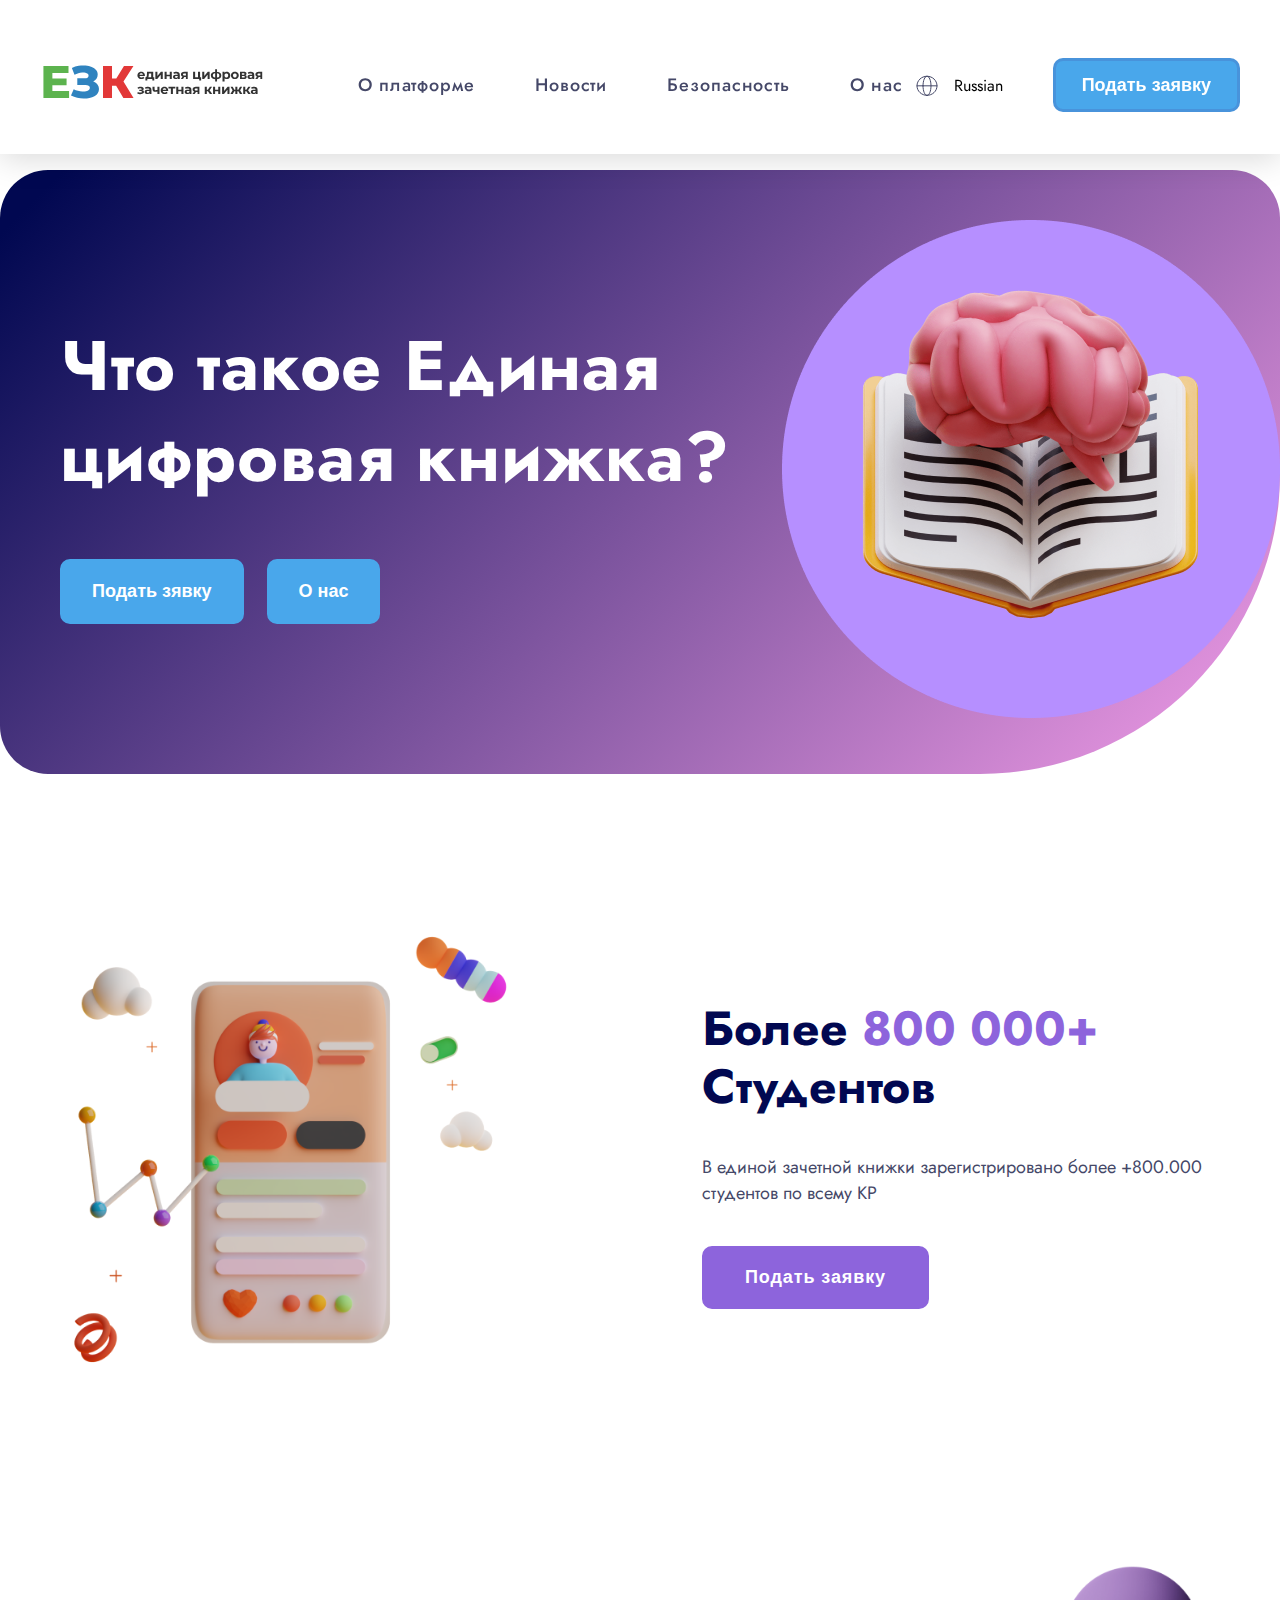
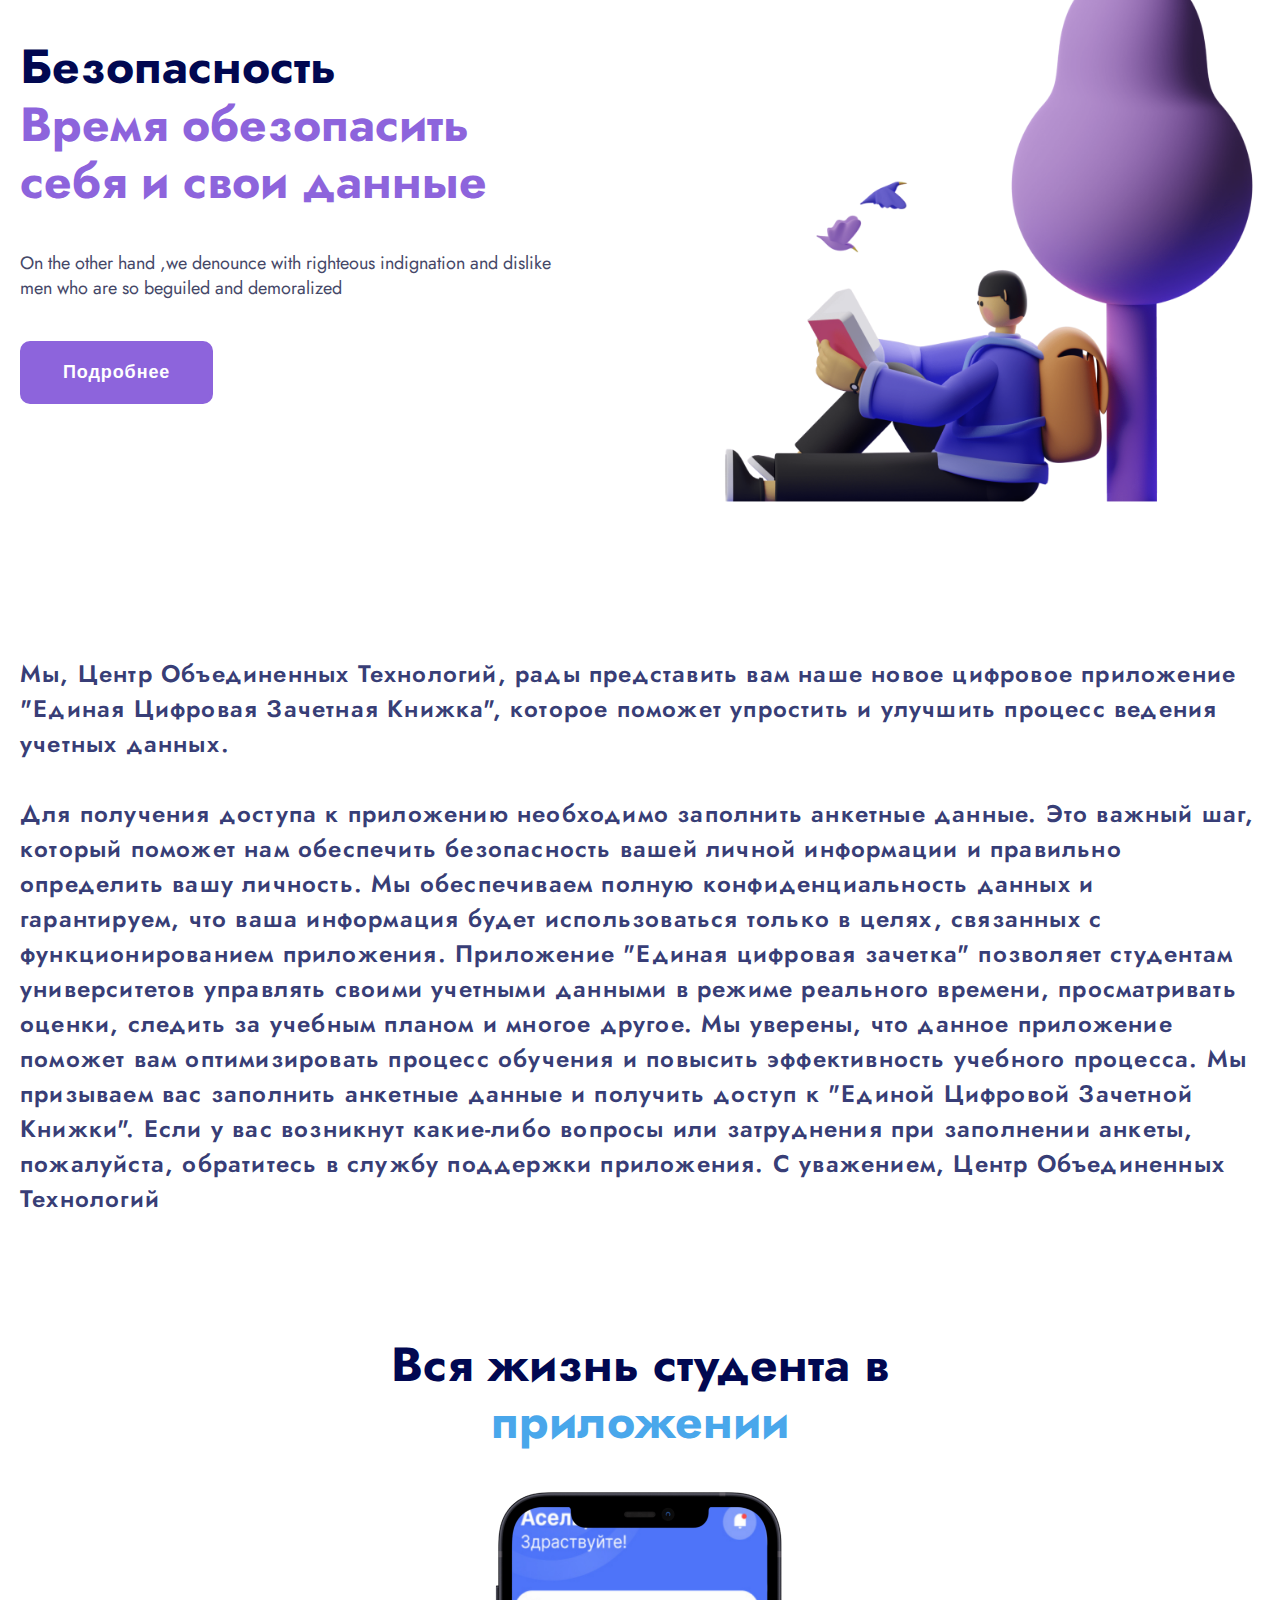
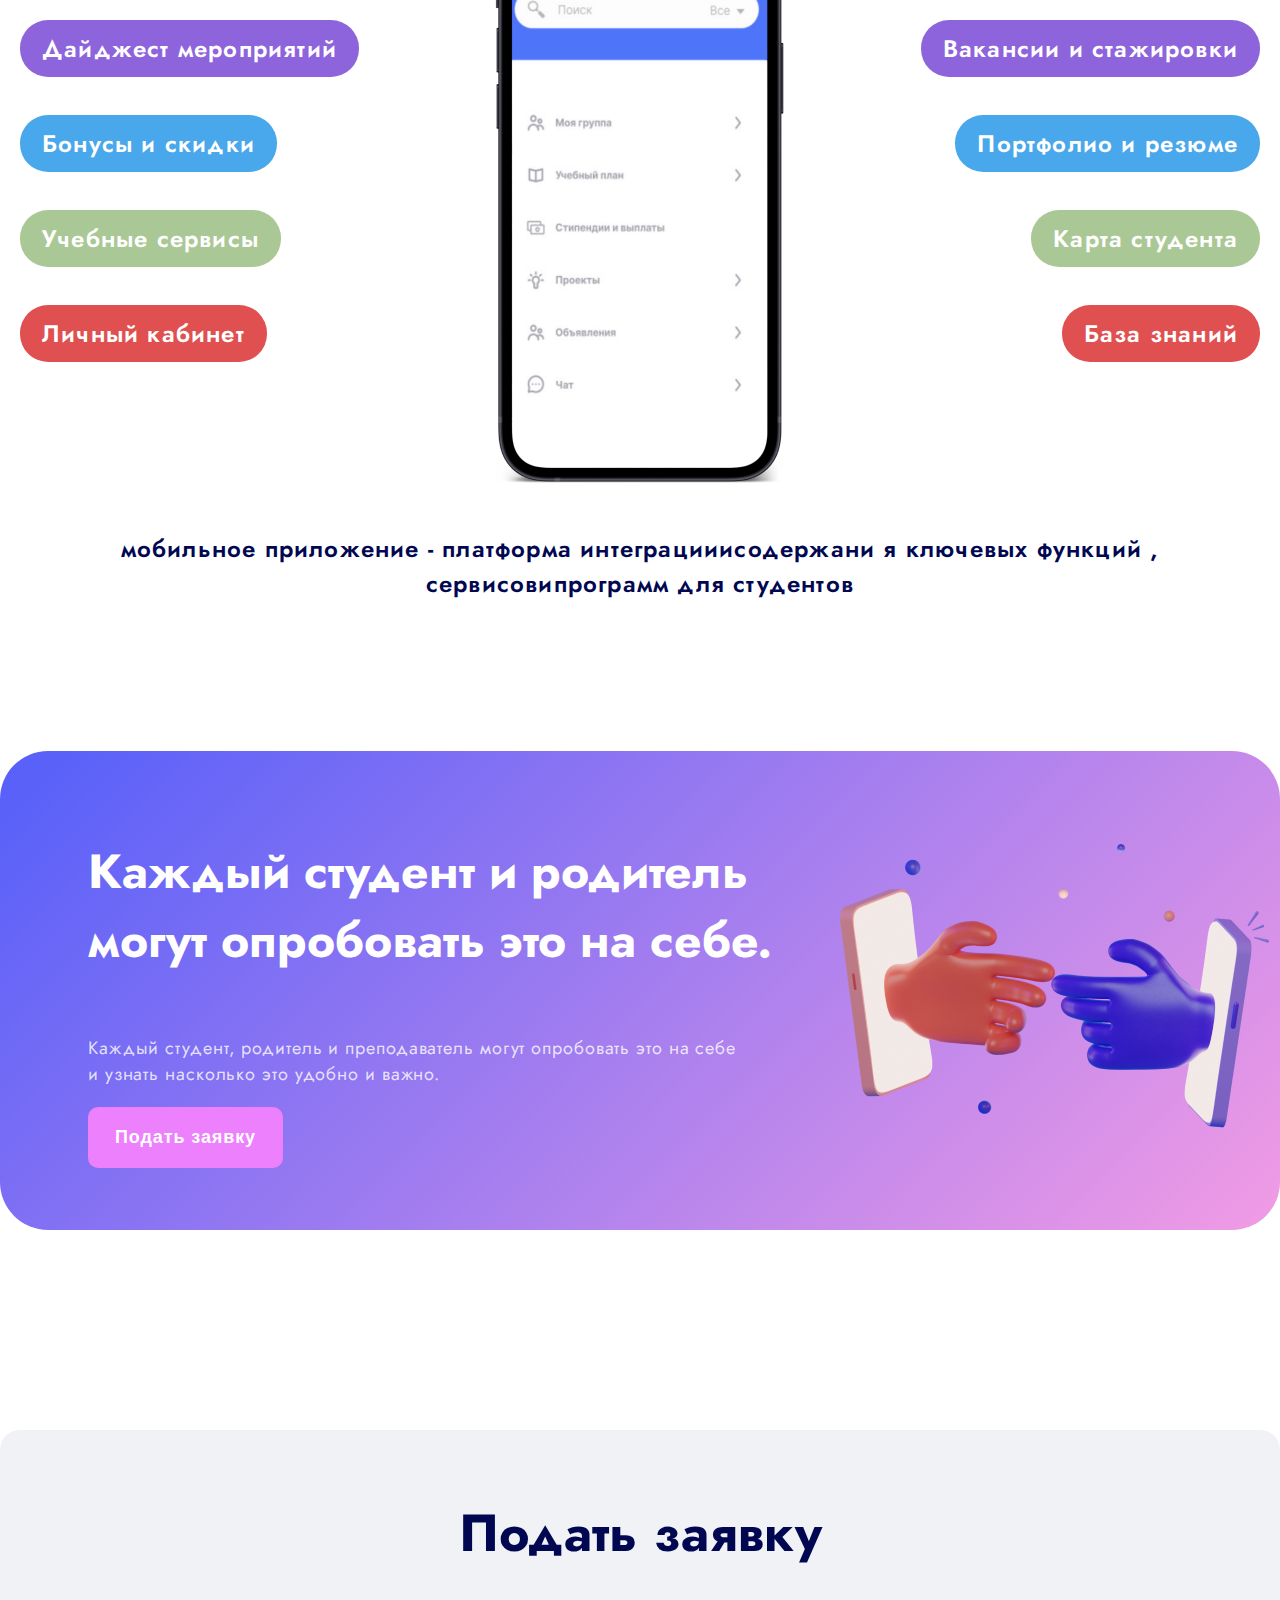
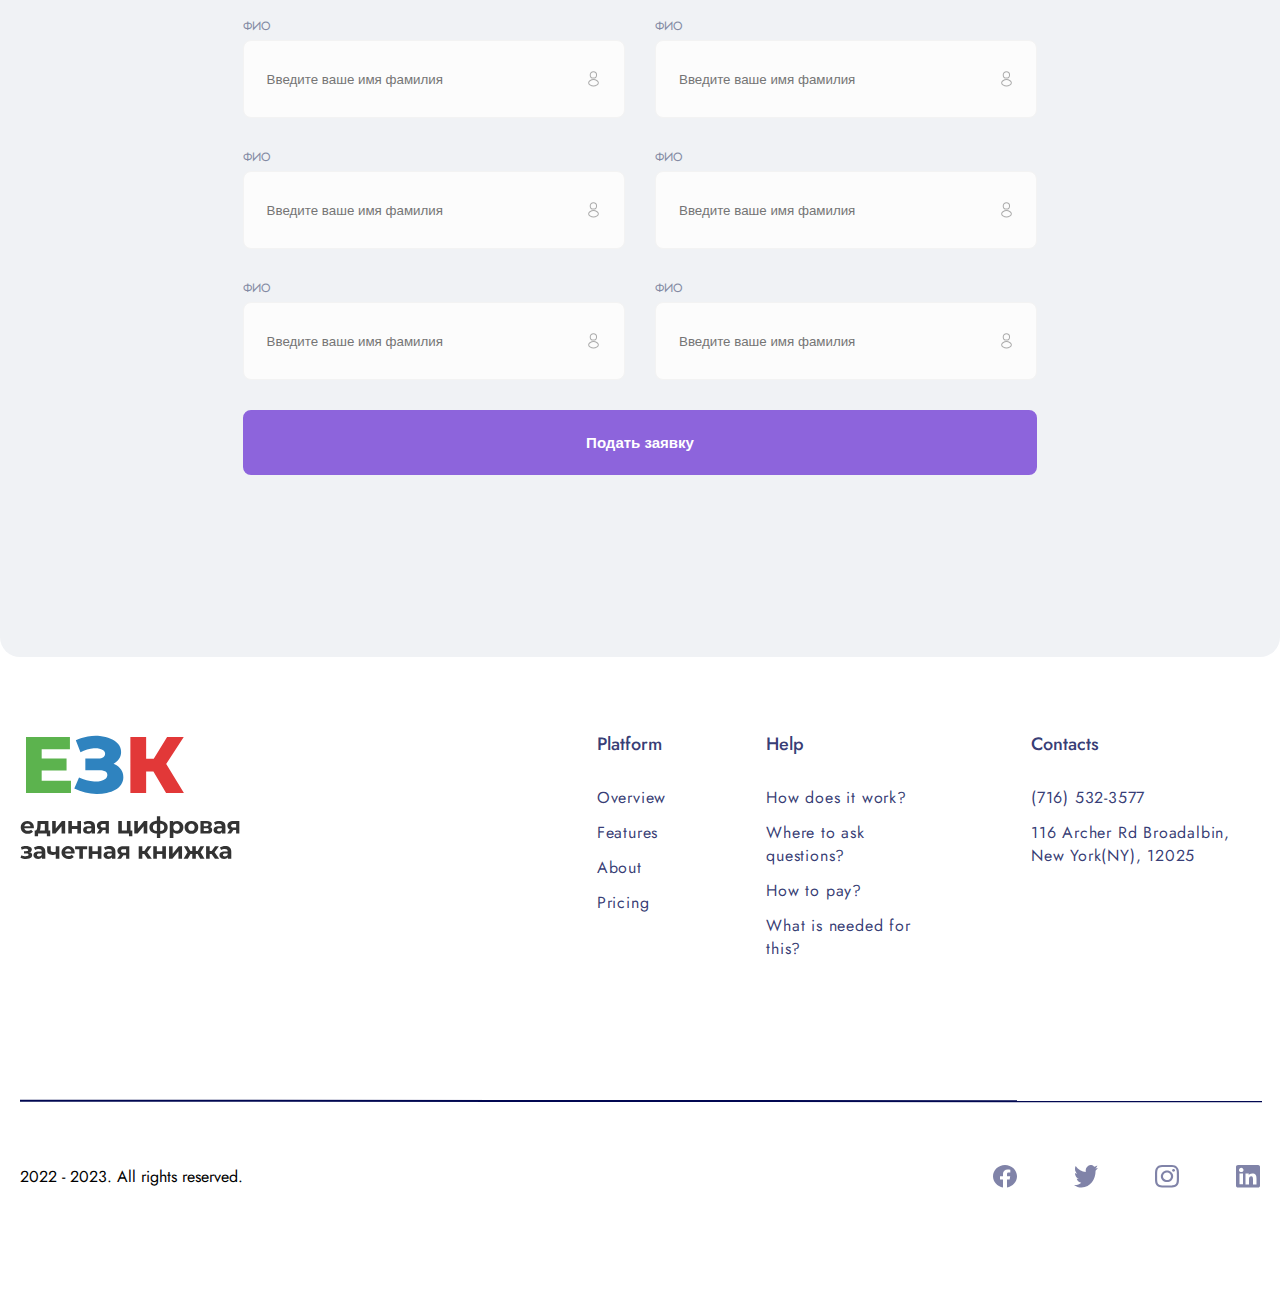
<file: pages/AboutUs.html>
<!DOCTYPE html>
<html lang="en">
  <head>
    <meta charset="UTF-8" />
    <meta http-equiv="X-UA-Compatible" content="IE=edge" />
    <meta name="viewport" content="width=device-width, initial-scale=1.0" />
    <title>Document</title>
    <link rel="stylesheet" href="../css/index.css" />
  </head>
  <body>
    <header class="header">
      <div class="header__content">
        <div class="header__box">
          <div class="header__fix">
            <a href="../index.html">
              <svg
                width="225"
                height="50"
                viewBox="0 0 225 50"
                fill="none"
                xmlns="http://www.w3.org/2000/svg"
                class="header__logo"
              >
                <path
                  d="M11.7355 21.4105H26.576V28.1686H11.7355V21.4105ZM12.3747 34.0135H29.0875V41H3.42474V9.03574H28.4939V16.0222H12.3747V34.0135Z"
                  fill="#5CB34E"
                />
                <path
                  d="M30.9964 38.5342L33.6905 32.187C35.0604 32.8872 36.4912 33.4199 37.9829 33.7852C39.4746 34.1505 40.9206 34.3636 42.3209 34.4245C43.7212 34.4854 44.9846 34.3941 46.1109 34.1505C47.2677 33.8765 48.181 33.4656 48.8507 32.9176C49.5205 32.3696 49.8553 31.6543 49.8553 30.7714C49.8553 29.7973 49.4444 29.0971 48.6224 28.6709C47.8309 28.2143 46.7807 27.986 45.4717 27.986H37.2979V21.3648H44.741C45.9587 21.3648 46.9024 21.1213 47.5722 20.6342C48.2419 20.1471 48.5768 19.4926 48.5768 18.6707C48.5768 17.8792 48.2876 17.2551 47.7092 16.7985C47.1308 16.3114 46.3545 15.9765 45.3803 15.7939C44.4062 15.5808 43.3103 15.5047 42.0926 15.5656C40.8749 15.6265 39.6115 15.8548 38.3025 16.2505C36.9935 16.6158 35.7302 17.1181 34.5125 17.7574L31.864 10.9993C34.0254 9.93378 36.2934 9.20317 38.6678 8.80742C41.0423 8.41167 43.3559 8.32035 45.6087 8.53344C47.8614 8.74654 49.901 9.24883 51.7275 10.0403C53.5541 10.8014 55.0001 11.8212 56.0655 13.0998C57.1614 14.3783 57.7094 15.8852 57.7094 17.6204C57.7094 19.1425 57.2984 20.4972 56.4765 21.6845C55.6546 22.8717 54.5434 23.8002 53.1431 24.4699C51.7427 25.1396 50.1293 25.4745 48.3028 25.4745L48.5311 23.5566C50.6316 23.5566 52.4581 23.922 54.0107 24.6526C55.5937 25.3832 56.8114 26.3878 57.6637 27.6663C58.5466 28.9145 58.988 30.3605 58.988 32.0043C58.988 33.5569 58.577 34.942 57.7551 36.1597C56.9636 37.3469 55.8524 38.3515 54.4217 39.1735C52.9909 39.9954 51.347 40.6043 49.49 41C47.6635 41.4262 45.7 41.6241 43.5995 41.5936C41.499 41.5936 39.368 41.3349 37.2066 40.8173C35.0757 40.2998 33.0056 39.5388 30.9964 38.5342Z"
                  fill="#2F83BF"
                />
                <path
                  d="M83.375 41L74.3793 25.7941L81.6398 21.5018L93.5579 41H83.375ZM63.0092 41V9.03574H72.0049V41H63.0092ZM69.402 28.7623V21.4561H81.0005V28.7623H69.402ZM82.5074 25.9768L74.151 25.0635L83.9686 9.03574H93.4666L82.5074 25.9768Z"
                  fill="#E23838"
                />
                <path
                  d="M101.484 22.1061C100.67 22.1061 99.954 21.9469 99.3349 21.6285C98.7246 21.3101 98.2515 20.8768 97.9154 20.3284C97.5793 19.7712 97.4113 19.1389 97.4113 18.4313C97.4113 17.7149 97.5749 17.0826 97.9021 16.5342C98.2382 15.977 98.6937 15.5437 99.2686 15.2341C99.8434 14.9157 100.493 14.7565 101.219 14.7565C101.917 14.7565 102.545 14.9069 103.103 15.2076C103.669 15.4995 104.115 15.924 104.442 16.4812C104.77 17.0295 104.933 17.6884 104.933 18.4579C104.933 18.5375 104.929 18.6303 104.92 18.7365C104.911 18.8338 104.902 18.9266 104.894 19.0151H99.0961V17.8078H103.806L103.01 18.166C103.01 17.7945 102.935 17.4717 102.784 17.1976C102.634 16.9234 102.426 16.7111 102.161 16.5608C101.895 16.4016 101.586 16.322 101.232 16.322C100.878 16.322 100.564 16.4016 100.29 16.5608C100.025 16.7111 99.8169 16.9278 99.6665 17.2108C99.5162 17.485 99.441 17.8122 99.441 18.1925V18.5109C99.441 18.9001 99.525 19.245 99.6931 19.5457C99.87 19.8376 100.113 20.0631 100.423 20.2223C100.741 20.3727 101.113 20.4478 101.537 20.4478C101.917 20.4478 102.249 20.3903 102.532 20.2754C102.824 20.1604 103.089 19.9879 103.328 19.758L104.429 20.952C104.102 21.3234 103.691 21.6109 103.195 21.8143C102.7 22.0088 102.13 22.1061 101.484 22.1061ZM111.164 21.0714V16.5608H108.83L108.79 17.4762C108.772 17.8565 108.75 18.2191 108.723 18.564C108.697 18.9089 108.644 19.2229 108.564 19.5059C108.494 19.7801 108.387 20.0145 108.246 20.209C108.104 20.3948 107.914 20.523 107.675 20.5938L105.632 20.3019C105.889 20.3019 106.097 20.2267 106.256 20.0764C106.415 19.9172 106.539 19.7005 106.627 19.4263C106.716 19.1433 106.782 18.8249 106.826 18.4711C106.871 18.1085 106.902 17.7282 106.919 17.3302L107.012 14.8627H113.234V21.0714H111.164ZM105.394 23.5389V20.3019H114.256V23.5389H112.332V22H107.317V23.5389H105.394ZM115.359 22V14.8627H117.415V19.1079L120.891 14.8627H122.788V22H120.732V17.7547L117.269 22H115.359ZM124.579 22V14.8627H126.635V17.6486H129.739V14.8627H131.809V22H129.739V19.3335H126.635V22H124.579ZM137.863 22V20.607L137.73 20.3019V17.8078C137.73 17.3656 137.593 17.0207 137.319 16.773C137.053 16.5254 136.642 16.4016 136.085 16.4016C135.705 16.4016 135.329 16.4635 134.957 16.5873C134.595 16.7023 134.285 16.8615 134.029 17.0649L133.286 15.6189C133.675 15.3447 134.144 15.1324 134.692 14.9821C135.24 14.8317 135.798 14.7565 136.364 14.7565C137.451 14.7565 138.296 15.013 138.897 15.526C139.499 16.039 139.8 16.8394 139.8 17.9272V22H137.863ZM135.687 22.1061C135.13 22.1061 134.652 22.0133 134.254 21.8275C133.856 21.633 133.551 21.3721 133.339 21.0448C133.127 20.7176 133.02 20.3505 133.02 19.9437C133.02 19.5192 133.122 19.1477 133.326 18.8293C133.538 18.5109 133.87 18.2633 134.321 18.0864C134.772 17.9007 135.36 17.8078 136.085 17.8078H137.982V19.0151H136.311C135.824 19.0151 135.488 19.0947 135.302 19.2539C135.125 19.413 135.037 19.612 135.037 19.8508C135.037 20.1162 135.139 20.3284 135.342 20.4876C135.554 20.638 135.842 20.7132 136.204 20.7132C136.549 20.7132 136.859 20.6336 137.133 20.4744C137.407 20.3063 137.606 20.0631 137.73 19.7447L138.048 20.6999C137.898 21.1598 137.624 21.5091 137.226 21.7479C136.828 21.9867 136.315 22.1061 135.687 22.1061ZM145.896 22V19.6253L146.188 19.957H144.211C143.185 19.957 142.38 19.7447 141.796 19.3202C141.213 18.8957 140.921 18.2854 140.921 17.4894C140.921 16.6404 141.226 15.9903 141.836 15.5393C142.455 15.0882 143.287 14.8627 144.33 14.8627H147.74V22H145.896ZM140.815 22L142.712 19.2804H144.821L143.017 22H140.815ZM145.896 18.9885V16.0168L146.188 16.5475H144.37C143.946 16.5475 143.614 16.6271 143.375 16.7863C143.145 16.9455 143.03 17.202 143.03 17.5558C143.03 18.2368 143.468 18.5773 144.344 18.5773H146.188L145.896 18.9885ZM153.088 22V14.8627H155.144V20.3019H158.023V14.8627H160.093V22H153.088ZM159.204 23.5389V21.9735L159.681 22H158.023V20.3019H161.127V23.5389H159.204ZM162.23 22V14.8627H164.286V19.1079L167.762 14.8627H169.659V22H167.603V17.7547L164.14 22H162.23ZM176.252 22.1592C176.234 22.1592 176.186 22.1592 176.106 22.1592C176.026 22.1592 175.951 22.1592 175.88 22.1592C175.81 22.1592 175.761 22.1592 175.734 22.1592C174.187 22.1327 172.988 21.801 172.139 21.1642C171.29 20.5274 170.866 19.6076 170.866 18.4048C170.866 17.2197 171.286 16.3176 172.126 15.6985C172.975 15.0705 174.191 14.7521 175.774 14.7433C175.792 14.7433 175.836 14.7433 175.907 14.7433C175.987 14.7433 176.062 14.7433 176.132 14.7433C176.203 14.7433 176.247 14.7433 176.265 14.7433C177.866 14.7433 179.104 15.0528 179.98 15.6719C180.864 16.291 181.306 17.202 181.306 18.4048C181.306 19.6253 180.864 20.5584 179.98 21.204C179.104 21.8408 177.862 22.1592 176.252 22.1592ZM176.186 20.5672C176.92 20.5672 177.517 20.4921 177.977 20.3417C178.436 20.1825 178.772 19.9437 178.985 19.6253C179.206 19.2981 179.316 18.8912 179.316 18.4048C179.316 17.9361 179.21 17.5513 178.998 17.2506C178.786 16.9411 178.445 16.7111 177.977 16.5608C177.517 16.4104 176.92 16.3352 176.186 16.3352C176.159 16.3352 176.106 16.3352 176.026 16.3352C175.947 16.3352 175.894 16.3352 175.867 16.3352C175.16 16.3352 174.585 16.4148 174.143 16.574C173.7 16.7332 173.377 16.9632 173.174 17.2639C172.971 17.5646 172.869 17.9449 172.869 18.4048C172.869 18.8824 172.971 19.2804 173.174 19.5988C173.377 19.9172 173.7 20.156 174.143 20.3152C174.585 20.4744 175.16 20.5584 175.867 20.5672C175.894 20.5672 175.947 20.5672 176.026 20.5672C176.106 20.5672 176.159 20.5672 176.186 20.5672ZM175.137 24.5737V12.1563H177.035V24.5737H175.137ZM186.714 22.1061C186.113 22.1061 185.587 21.9735 185.135 21.7081C184.684 21.4428 184.331 21.0404 184.074 20.5009C183.827 19.9526 183.703 19.2627 183.703 18.4313C183.703 17.5911 183.822 16.9013 184.061 16.3618C184.3 15.8223 184.645 15.4199 185.096 15.1545C185.547 14.8892 186.086 14.7565 186.714 14.7565C187.386 14.7565 187.988 14.9113 188.518 15.2209C189.058 15.5216 189.482 15.9461 189.792 16.4944C190.11 17.0428 190.27 17.6884 190.27 18.4313C190.27 19.1831 190.11 19.8332 189.792 20.3815C189.482 20.9298 189.058 21.3544 188.518 21.6551C187.988 21.9558 187.386 22.1061 186.714 22.1061ZM182.495 24.5737V14.8627H184.472V16.322L184.432 18.4446L184.565 20.554V24.5737H182.495ZM186.356 20.408C186.701 20.408 187.006 20.3284 187.271 20.1692C187.546 20.01 187.762 19.7845 187.921 19.4926C188.089 19.1919 188.174 18.8382 188.174 18.4313C188.174 18.0157 188.089 17.6619 187.921 17.37C187.762 17.0782 187.546 16.8526 187.271 16.6934C187.006 16.5342 186.701 16.4546 186.356 16.4546C186.011 16.4546 185.702 16.5342 185.427 16.6934C185.153 16.8526 184.936 17.0782 184.777 17.37C184.618 17.6619 184.539 18.0157 184.539 18.4313C184.539 18.8382 184.618 19.1919 184.777 19.4926C184.936 19.7845 185.153 20.01 185.427 20.1692C185.702 20.3284 186.011 20.408 186.356 20.408ZM194.864 22.1061C194.104 22.1061 193.427 21.9469 192.834 21.6285C192.251 21.3101 191.786 20.8768 191.441 20.3284C191.105 19.7712 190.937 19.1389 190.937 18.4313C190.937 17.7149 191.105 17.0826 191.441 16.5342C191.786 15.977 192.251 15.5437 192.834 15.2341C193.427 14.9157 194.104 14.7565 194.864 14.7565C195.616 14.7565 196.288 14.9157 196.881 15.2341C197.473 15.5437 197.938 15.9726 198.274 16.521C198.61 17.0693 198.778 17.7061 198.778 18.4313C198.778 19.1389 198.61 19.7712 198.274 20.3284C197.938 20.8768 197.473 21.3101 196.881 21.6285C196.288 21.9469 195.616 22.1061 194.864 22.1061ZM194.864 20.408C195.209 20.408 195.519 20.3284 195.793 20.1692C196.067 20.01 196.284 19.7845 196.443 19.4926C196.602 19.1919 196.682 18.8382 196.682 18.4313C196.682 18.0157 196.602 17.6619 196.443 17.37C196.284 17.0782 196.067 16.8526 195.793 16.6934C195.519 16.5342 195.209 16.4546 194.864 16.4546C194.519 16.4546 194.21 16.5342 193.936 16.6934C193.661 16.8526 193.44 17.0782 193.272 17.37C193.113 17.6619 193.033 18.0157 193.033 18.4313C193.033 18.8382 193.113 19.1919 193.272 19.4926C193.44 19.7845 193.661 20.01 193.936 20.1692C194.21 20.3284 194.519 20.408 194.864 20.408ZM200.002 22V14.8627H203.651C204.544 14.8627 205.242 15.0263 205.747 15.3535C206.251 15.6719 206.503 16.123 206.503 16.7067C206.503 17.2904 206.264 17.7503 205.786 18.0864C205.318 18.4136 204.694 18.5773 203.916 18.5773L204.128 18.0997C204.995 18.0997 205.64 18.2589 206.065 18.5773C206.498 18.8957 206.715 19.36 206.715 19.9702C206.715 20.5982 206.476 21.0935 205.999 21.4561C205.521 21.8187 204.791 22 203.81 22H200.002ZM201.899 20.5938H203.637C204.018 20.5938 204.301 20.5319 204.486 20.408C204.681 20.2754 204.778 20.0764 204.778 19.811C204.778 19.5369 204.69 19.3379 204.513 19.2141C204.336 19.0814 204.057 19.0151 203.677 19.0151H201.899V20.5938ZM201.899 17.7945H203.465C203.827 17.7945 204.097 17.7282 204.274 17.5956C204.46 17.4629 204.553 17.2727 204.553 17.0251C204.553 16.7686 204.46 16.5785 204.274 16.4546C204.097 16.3308 203.827 16.2689 203.465 16.2689H201.899V17.7945ZM212.328 22V20.607L212.195 20.3019V17.8078C212.195 17.3656 212.058 17.0207 211.784 16.773C211.518 16.5254 211.107 16.4016 210.55 16.4016C210.17 16.4016 209.794 16.4635 209.422 16.5873C209.06 16.7023 208.75 16.8615 208.494 17.0649L207.751 15.6189C208.14 15.3447 208.609 15.1324 209.157 14.9821C209.705 14.8317 210.263 14.7565 210.829 14.7565C211.916 14.7565 212.761 15.013 213.362 15.526C213.964 16.039 214.265 16.8394 214.265 17.9272V22H212.328ZM210.152 22.1061C209.595 22.1061 209.117 22.0133 208.719 21.8275C208.321 21.633 208.016 21.3721 207.804 21.0448C207.592 20.7176 207.485 20.3505 207.485 19.9437C207.485 19.5192 207.587 19.1477 207.791 18.8293C208.003 18.5109 208.335 18.2633 208.786 18.0864C209.237 17.9007 209.825 17.8078 210.55 17.8078H212.447V19.0151H210.776C210.289 19.0151 209.953 19.0947 209.767 19.2539C209.59 19.413 209.502 19.612 209.502 19.8508C209.502 20.1162 209.604 20.3284 209.807 20.4876C210.019 20.638 210.307 20.7132 210.669 20.7132C211.014 20.7132 211.324 20.6336 211.598 20.4744C211.872 20.3063 212.071 20.0631 212.195 19.7447L212.513 20.6999C212.363 21.1598 212.089 21.5091 211.691 21.7479C211.293 21.9867 210.78 22.1061 210.152 22.1061ZM220.361 22V19.6253L220.653 19.957H218.676C217.65 19.957 216.845 19.7447 216.261 19.3202C215.678 18.8957 215.386 18.2854 215.386 17.4894C215.386 16.6404 215.691 15.9903 216.301 15.5393C216.92 15.0882 217.752 14.8627 218.795 14.8627H222.205V22H220.361ZM215.28 22L217.177 19.2804H219.286L217.482 22H215.28ZM220.361 18.9885V16.0168L220.653 16.5475H218.835C218.411 16.5475 218.079 16.6271 217.84 16.7863C217.61 16.9455 217.495 17.202 217.495 17.5558C217.495 18.2368 217.933 18.5773 218.809 18.5773H220.653L220.361 18.9885ZM100.409 37.1327C101.082 37.1327 101.683 37.0442 102.214 36.8673C102.753 36.6816 103.178 36.4207 103.487 36.0846C103.806 35.7397 103.965 35.3373 103.965 34.8774C103.965 34.3379 103.739 33.9133 103.288 33.6038C102.837 33.2854 102.218 33.1262 101.431 33.1262L101.378 33.5375C101.829 33.5375 102.236 33.4623 102.598 33.3119C102.961 33.1527 103.244 32.9361 103.447 32.6619C103.66 32.3877 103.766 32.0782 103.766 31.7332C103.766 31.2999 103.611 30.9328 103.302 30.6321C103.001 30.3314 102.585 30.1015 102.055 29.9423C101.524 29.7831 100.927 29.7123 100.264 29.73C99.8125 29.7389 99.357 29.8008 98.8971 29.9157C98.4372 30.0307 97.9729 30.1855 97.5041 30.3801L98.0082 31.8128C98.4062 31.6536 98.7954 31.5342 99.1757 31.4546C99.556 31.3662 99.923 31.322 100.277 31.322C100.586 31.322 100.843 31.3529 101.046 31.4148C101.25 31.4679 101.404 31.5475 101.511 31.6536C101.617 31.7598 101.67 31.888 101.67 32.0384C101.67 32.1799 101.626 32.3037 101.537 32.4098C101.458 32.5071 101.334 32.5823 101.166 32.6354C100.998 32.6884 100.794 32.7149 100.555 32.7149H99.2686V34.0018H100.728C101.099 34.0018 101.382 34.0637 101.577 34.1875C101.771 34.3025 101.869 34.475 101.869 34.7049C101.869 34.8818 101.807 35.0321 101.683 35.156C101.559 35.2798 101.378 35.3771 101.139 35.4478C100.909 35.5097 100.635 35.5407 100.317 35.5407C99.8744 35.5407 99.4366 35.4965 99.0032 35.408C98.5787 35.3107 98.1851 35.1737 97.8225 34.9968L97.2653 36.4428C97.7252 36.6728 98.2249 36.8452 98.7644 36.9602C99.3128 37.0752 99.8611 37.1327 100.409 37.1327ZM109.517 37V35.607L109.385 35.3019V32.8078C109.385 32.3656 109.247 32.0207 108.973 31.773C108.708 31.5254 108.297 31.4016 107.739 31.4016C107.359 31.4016 106.983 31.4635 106.612 31.5873C106.249 31.7023 105.94 31.8615 105.683 32.0649L104.94 30.6189C105.329 30.3447 105.798 30.1324 106.346 29.9821C106.895 29.8317 107.452 29.7565 108.018 29.7565C109.106 29.7565 109.951 30.013 110.552 30.526C111.153 31.039 111.454 31.8394 111.454 32.9272V37H109.517ZM107.341 37.1061C106.784 37.1061 106.307 37.0133 105.909 36.8275C105.511 36.633 105.206 36.3721 104.993 36.0448C104.781 35.7176 104.675 35.3505 104.675 34.9437C104.675 34.5192 104.777 34.1477 104.98 33.8293C105.192 33.5109 105.524 33.2633 105.975 33.0864C106.426 32.9007 107.014 32.8078 107.739 32.8078H109.637V34.0151H107.965C107.479 34.0151 107.142 34.0947 106.957 34.2539C106.78 34.413 106.691 34.612 106.691 34.8508C106.691 35.1162 106.793 35.3284 106.997 35.4876C107.209 35.638 107.496 35.7132 107.859 35.7132C108.204 35.7132 108.513 35.6336 108.788 35.4744C109.062 35.3063 109.261 35.0631 109.385 34.7447L109.703 35.6999C109.553 36.1598 109.278 36.5091 108.88 36.7479C108.482 36.9867 107.969 37.1061 107.341 37.1061ZM117.55 34.2671C117.258 34.4263 116.936 34.5546 116.582 34.6518C116.228 34.7491 115.839 34.7978 115.414 34.7978C114.477 34.7978 113.756 34.5855 113.252 34.161C112.748 33.7276 112.496 33.0422 112.496 32.1047V29.8627H114.565V31.972C114.565 32.4142 114.68 32.7326 114.91 32.9272C115.14 33.1129 115.463 33.2058 115.879 33.2058C116.179 33.2058 116.467 33.1704 116.741 33.0997C117.024 33.0289 117.294 32.9272 117.55 32.7945V34.2671ZM117.404 37V29.8627H119.474V37H117.404ZM124.751 37.1061C123.937 37.1061 123.221 36.9469 122.602 36.6285C121.992 36.3101 121.518 35.8768 121.182 35.3284C120.846 34.7712 120.678 34.1389 120.678 33.4313C120.678 32.7149 120.842 32.0826 121.169 31.5342C121.505 30.977 121.961 30.5437 122.536 30.2341C123.11 29.9157 123.76 29.7565 124.486 29.7565C125.184 29.7565 125.812 29.9069 126.37 30.2076C126.936 30.4995 127.382 30.924 127.709 31.4812C128.037 32.0295 128.2 32.6884 128.2 33.4579C128.2 33.5375 128.196 33.6303 128.187 33.7365C128.178 33.8338 128.169 33.9266 128.161 34.0151H122.363V32.8078H127.073L126.277 33.166C126.277 32.7945 126.202 32.4717 126.051 32.1976C125.901 31.9234 125.693 31.7111 125.428 31.5608C125.162 31.4016 124.853 31.322 124.499 31.322C124.145 31.322 123.831 31.4016 123.557 31.5608C123.292 31.7111 123.084 31.9278 122.934 32.2108C122.783 32.485 122.708 32.8122 122.708 33.1925V33.5109C122.708 33.9001 122.792 34.245 122.96 34.5457C123.137 34.8376 123.38 35.0631 123.69 35.2223C124.008 35.3727 124.38 35.4478 124.804 35.4478C125.184 35.4478 125.516 35.3903 125.799 35.2754C126.091 35.1604 126.356 34.9879 126.595 34.758L127.696 35.952C127.369 36.3234 126.958 36.6109 126.462 36.8143C125.967 37.0088 125.397 37.1061 124.751 37.1061ZM130.867 37V31.0832L131.331 31.5608H128.453V29.8627H135.338V31.5608H132.459L132.923 31.0832V37H130.867ZM136.242 37V29.8627H138.298V32.6486H141.403V29.8627H143.472V37H141.403V34.3335H138.298V37H136.242ZM149.526 37V35.607L149.394 35.3019V32.8078C149.394 32.3656 149.257 32.0207 148.982 31.773C148.717 31.5254 148.306 31.4016 147.749 31.4016C147.368 31.4016 146.992 31.4635 146.621 31.5873C146.258 31.7023 145.949 31.8615 145.692 32.0649L144.949 30.6189C145.339 30.3447 145.807 30.1324 146.356 29.9821C146.904 29.8317 147.461 29.7565 148.027 29.7565C149.115 29.7565 149.96 30.013 150.561 30.526C151.162 31.039 151.463 31.8394 151.463 32.9272V37H149.526ZM147.351 37.1061C146.793 37.1061 146.316 37.0133 145.918 36.8275C145.52 36.633 145.215 36.3721 145.002 36.0448C144.79 35.7176 144.684 35.3505 144.684 34.9437C144.684 34.5192 144.786 34.1477 144.989 33.8293C145.201 33.5109 145.533 33.2633 145.984 33.0864C146.435 32.9007 147.023 32.8078 147.749 32.8078H149.646V34.0151H147.974C147.488 34.0151 147.152 34.0947 146.966 34.2539C146.789 34.413 146.701 34.612 146.701 34.8508C146.701 35.1162 146.802 35.3284 147.006 35.4876C147.218 35.638 147.505 35.7132 147.868 35.7132C148.213 35.7132 148.522 35.6336 148.797 35.4744C149.071 35.3063 149.27 35.0631 149.394 34.7447L149.712 35.6999C149.562 36.1598 149.287 36.5091 148.889 36.7479C148.491 36.9867 147.979 37.1061 147.351 37.1061ZM157.559 37V34.6253L157.851 34.957H155.874C154.849 34.957 154.044 34.7447 153.46 34.3202C152.876 33.8957 152.584 33.2854 152.584 32.4894C152.584 31.6404 152.89 30.9903 153.5 30.5393C154.119 30.0882 154.95 29.8627 155.994 29.8627H159.403V37H157.559ZM152.478 37L154.375 34.2804H156.485L154.68 37H152.478ZM157.559 33.9885V31.0168L157.851 31.5475H156.034C155.609 31.5475 155.277 31.6271 155.039 31.7863C154.809 31.9455 154.694 32.202 154.694 32.5558C154.694 33.2368 155.132 33.5773 156.007 33.5773H157.851L157.559 33.9885ZM169.806 37L167.418 33.6171L169.103 32.6221L172.247 37H169.806ZM164.751 37V29.8627H166.821V37H164.751ZM166.211 34.2937V32.6354H168.705V34.2937H166.211ZM169.302 33.6701L167.365 33.4579L169.872 29.8627H172.075L169.302 33.6701ZM173.064 37V29.8627H175.12V32.6486H178.225V29.8627H180.294V37H178.225V34.3335H175.12V37H173.064ZM182.077 37V29.8627H184.133V34.1079L187.609 29.8627H189.506V37H187.449V32.7547L183.987 37H182.077ZM199.88 37L197.982 33.6171L199.654 32.6221L202.334 37H199.88ZM196.762 34.2937V32.6354H199.243V34.2937H196.762ZM199.866 33.6701L197.916 33.4579L199.972 29.8627H202.161L199.866 33.6701ZM192.822 37H190.381L193.047 32.6221L194.719 33.6171L192.822 37ZM197.372 37H195.329V29.8627H197.372V37ZM195.939 34.2937H193.472V32.6354H195.939V34.2937ZM192.835 33.6701L190.54 29.8627H192.729L194.772 33.4579L192.835 33.6701ZM208.265 37L205.877 33.6171L207.562 32.6221L210.706 37H208.265ZM203.211 37V29.8627H205.28V37H203.211ZM204.67 34.2937V32.6354H207.164V34.2937H204.67ZM207.761 33.6701L205.824 33.4579L208.331 29.8627H210.534L207.761 33.6701ZM215.666 37V35.607L215.533 35.3019V32.8078C215.533 32.3656 215.396 32.0207 215.122 31.773C214.856 31.5254 214.445 31.4016 213.888 31.4016C213.508 31.4016 213.132 31.4635 212.76 31.5873C212.398 31.7023 212.088 31.8615 211.832 32.0649L211.089 30.6189C211.478 30.3447 211.947 30.1324 212.495 29.9821C213.043 29.8317 213.6 29.7565 214.166 29.7565C215.254 29.7565 216.099 30.013 216.7 30.526C217.302 31.039 217.602 31.8394 217.602 32.9272V37H215.666ZM213.49 37.1061C212.933 37.1061 212.455 37.0133 212.057 36.8275C211.659 36.633 211.354 36.3721 211.142 36.0448C210.929 35.7176 210.823 35.3505 210.823 34.9437C210.823 34.5192 210.925 34.1477 211.128 33.8293C211.341 33.5109 211.672 33.2633 212.123 33.0864C212.574 32.9007 213.163 32.8078 213.888 32.8078H215.785V34.0151H214.113C213.627 34.0151 213.291 34.0947 213.105 34.2539C212.928 34.413 212.84 34.612 212.84 34.8508C212.84 35.1162 212.942 35.3284 213.145 35.4876C213.357 35.638 213.645 35.7132 214.007 35.7132C214.352 35.7132 214.662 35.6336 214.936 35.4744C215.21 35.3063 215.409 35.0631 215.533 34.7447L215.851 35.6999C215.701 36.1598 215.427 36.5091 215.029 36.7479C214.631 36.9867 214.118 37.1061 213.49 37.1061Z"
                  fill="black"
                  fill-opacity="0.8"
                />
              </svg>
            </a>
          </div>
          <ul>
            <li><a href="./AboutPlatform.html">О платформе</a></li>
            <li><a href="./News.html">Новости</a></li>
            <li><a href="./Security.html">Безопасность</a></li>
            <li><a href="./AboutUs.html">О нас</a></li>
          </ul>
        </div>
        <div class="header__block">
          <div>
            <svg
              width="22"
              height="21"
              viewBox="0 0 22 21"
              fill="none"
              xmlns="http://www.w3.org/2000/svg"
            >
              <path
                d="M11 20.3771C16.5228 20.3771 21 16.1002 21 10.8243C21 5.54851 16.5228 1.27161 11 1.27161C5.47715 1.27161 1 5.54851 1 10.8243C1 16.1002 5.47715 20.3771 11 20.3771Z"
                stroke="#454868"
                stroke-linecap="round"
                stroke-linejoin="round"
              />
              <path
                d="M7.00006 10.8243C7.00006 16.1002 8.79092 20.3771 11.0001 20.3771C13.2092 20.3771 15.0001 16.1002 15.0001 10.8243C15.0001 5.54851 13.2092 1.27161 11.0001 1.27161C8.79092 1.27161 7.00006 5.54851 7.00006 10.8243Z"
                stroke="#454868"
                stroke-linecap="round"
                stroke-linejoin="round"
              />
              <path
                d="M1 10.8243H21"
                stroke="#454868"
                stroke-linecap="round"
                stroke-linejoin="round"
              />
            </svg>
            <p>Russian</p>
          </div>
          <button>Подать заявку</button>
        </div>
        <svg
          width="36"
          height="36"
          viewBox="0 0 36 36"
          fill="none"
          xmlns="http://www.w3.org/2000/svg"
          class="burgerBtn"
        >
          <rect width="36" height="36" rx="10" fill="#0099FF"></rect>
          <path
            d="M10 12L25 12M15.1562 17.625L25 17.625M10 23.25L25 23.25"
            stroke="white"
            stroke-width="1.5625"
            stroke-linecap="round"
          ></path>
        </svg>
      </div>
    </header>
    <div class="burger">
      <nav>
        <a href="./AboutPlatform.html" class="active"> О платформе </a>
        <a href="./News.html"> Новости </a>
        <a href="./Security.html">Безопасность</a>
        <a href="./AboutUs.html"> О нас </a>
      </nav>
      <div class="burger__bottom">
        <button>Подать заявку</button>
      </div>
    </div>
    <section class="hero">
      <div
        class="hero__content"
        style="
          background: linear-gradient(134.65deg, #010851 3.4%, #ee9ae5 97.69%);
        "
      >
        <div class="hero__info">
          <h1>Что такое Единая цифровая книжка?</h1>
          <p></p>
          <div class="hero__btns">
            <button>Подать зявку</button>
            <button>О нас</button>
          </div>
        </div>
        <div class="hero__img">
          <img src="../img/hero/hero-img-4.png" alt="hero-img" />
        </div>
      </div>
    </section>
    <section class="security">
      <div class="container">
        <div class="security__content">
          <div class="security__img">
            <img src="../img/security/img-2.png" alt="" />
          </div>
          <div class="security__info">
            <h2>
              Более <span class="text-dark-blue">800 000+</span> Студентов
            </h2>
            <p>
              В единой зачетной книжки зарегистрировано более +800.000 студентов
              по всему КР
            </p>
            <button class="btn">Подать заявку</button>
          </div>
        </div>
      </div>
    </section>
    <section class="security">
      <div class="container">
        <div class="security__content">
          <div class="security__info">
            <h2>
              Безопасность <br />
              <span class="text-dark-blue"
                >Время обезопасить <br />
                себя и свои данные</span
              >
            </h2>
            <p>
              On the other hand ,we denounce with righteous indignation and
              dislike men who are so beguiled and demoralized
            </p>
            <button class="btn">Подробнее</button>
          </div>
          <div class="security__img">
            <img src="../img/security/img.png" alt="" />
          </div>
        </div>
      </div>
    </section>
    <section class="info">
      <div class="container">
        <div class="info__content">
          <p>
            Мы, Центр Объединенных Технологий, рады представить вам наше новое
            цифровое приложение "Единая Цифровая Зачетная Книжка", которое
            поможет упростить и улучшить процесс ведения учетных данных.
            <br />
            <br />
            Для получения доступа к приложению необходимо заполнить анкетные
            данные. Это важный шаг, который поможет нам обеспечить безопасность
            вашей личной информации и правильно определить вашу личность. Мы
            обеспечиваем полную конфиденциальность данных и гарантируем, что
            ваша информация будет использоваться только в целях, связанных с
            функционированием приложения. Приложение "Единая цифровая зачетка"
            позволяет студентам университетов управлять своими учетными данными
            в режиме реального времени, просматривать оценки, следить за учебным
            планом и многое другое. Мы уверены, что данное приложение поможет
            вам оптимизировать процесс обучения и повысить эффективность
            учебного процесса. Мы призываем вас заполнить анкетные данные и
            получить доступ к "Единой Цифровой Зачетной Книжки". Если у вас
            возникнут какие-либо вопросы или затруднения при заполнении анкеты,
            пожалуйста, обратитесь в службу поддержки приложения. С уважением,
            Центр Объединенных Технологий
          </p>
        </div>
      </div>
    </section>
    <section class="live">
      <div class="container">
        <h2 class="title">
          Вся жизнь студента в <br />
          <span class="text-blue">приложении</span>
        </h2>
        <div class="live__content">
          <div class="live__pills">
            <div class="pill purple">Дайджест мероприятий</div>
            <div class="pill blue">Бонусы и скидки</div>
            <div class="pill green">Учебные сервисы</div>
            <div class="pill red">Личный кабинет</div>
          </div>
          <div class="live__img">
            <img src="../img/live/img.png" alt="" />
          </div>
          <div class="live__pills">
            <div class="pill purple">Вакансии и стажировки</div>
            <div class="pill blue">Портфолио и резюме</div>
            <div class="pill green">Карта студента</div>
            <div class="pill red">База знаний</div>
          </div>
        </div>
        <p class="live__info">
          МОБИЛЬНОЕ ПРИЛОЖЕНИЕ - ПЛАТФОРМА ИНТЕГРАЦИИИСОДЕРЖАНИ Я КЛЮЧЕВЫХ
          ФУНКЦИЙ , СЕРВИСОВИПРОГРАММ ДЛЯ СТУДЕНТОВ
        </p>
      </div>
    </section>
    <section class="every">
      <div class="every__content">
        <div class="every__box">
          <div class="every__left">
            <h2>Каждый студент и родитель могут опробовать это на себе.</h2>
            <p>
              Каждый студент, родитель и преподаватель могут опробовать это на
              себе и узнать насколько это удобно и важно.
            </p>
            <button>Подать заявку</button>
          </div>
          <div class="every__right">
            <img src="../img/every/img.png" alt="" />
          </div>
        </div>
      </div>
    </section>
    <section class="offer">
      <div class="offer__content">
        <div class="offer__left">
          <img src="../img/offer/img.png" alt="" />
        </div>
        <div class="offer__right">
          <h2>Подать заявку</h2>
          <div class="offer__fix">
            <div class="offer__item">
              <p>ФИО</p>
              <label class="offer__input">
                <input type="text" placeholder="Введите ваше имя фамилия" />
                <svg
                  width="20"
                  height="20"
                  viewBox="0 0 20 20"
                  fill="none"
                  xmlns="http://www.w3.org/2000/svg"
                >
                  <path
                    d="M10.1796 9.02065C10.1032 9.01301 10.0116 9.01301 9.92755 9.02065C8.10965 8.95954 6.66602 7.47008 6.66602 5.6369C6.66602 3.76553 8.17839 2.24551 10.0574 2.24551C11.9288 2.24551 13.4488 3.76553 13.4488 5.6369C13.4412 7.47008 11.9975 8.95954 10.1796 9.02065Z"
                    stroke="#AAAAAA"
                    stroke-width="1.07834"
                    stroke-linecap="round"
                    stroke-linejoin="round"
                  />
                  <path
                    d="M6.35998 11.8392C4.51152 13.0766 4.51152 15.0931 6.35998 16.3228C8.4605 17.7282 11.9054 17.7282 14.0059 16.3228C15.8543 15.0854 15.8543 13.0689 14.0059 11.8392C11.913 10.4414 8.46814 10.4414 6.35998 11.8392Z"
                    stroke="#AAAAAA"
                    stroke-width="1.07834"
                    stroke-linecap="round"
                    stroke-linejoin="round"
                  />
                </svg>
              </label>
            </div>
            <div class="offer__item">
              <p>ФИО</p>
              <label class="offer__input">
                <input type="text" placeholder="Введите ваше имя фамилия" />
                <svg
                  width="20"
                  height="20"
                  viewBox="0 0 20 20"
                  fill="none"
                  xmlns="http://www.w3.org/2000/svg"
                >
                  <path
                    d="M10.1796 9.02065C10.1032 9.01301 10.0116 9.01301 9.92755 9.02065C8.10965 8.95954 6.66602 7.47008 6.66602 5.6369C6.66602 3.76553 8.17839 2.24551 10.0574 2.24551C11.9288 2.24551 13.4488 3.76553 13.4488 5.6369C13.4412 7.47008 11.9975 8.95954 10.1796 9.02065Z"
                    stroke="#AAAAAA"
                    stroke-width="1.07834"
                    stroke-linecap="round"
                    stroke-linejoin="round"
                  />
                  <path
                    d="M6.35998 11.8392C4.51152 13.0766 4.51152 15.0931 6.35998 16.3228C8.4605 17.7282 11.9054 17.7282 14.0059 16.3228C15.8543 15.0854 15.8543 13.0689 14.0059 11.8392C11.913 10.4414 8.46814 10.4414 6.35998 11.8392Z"
                    stroke="#AAAAAA"
                    stroke-width="1.07834"
                    stroke-linecap="round"
                    stroke-linejoin="round"
                  />
                </svg>
              </label>
            </div>
            <div class="offer__item">
              <p>ФИО</p>
              <label class="offer__input">
                <input type="text" placeholder="Введите ваше имя фамилия" />
                <svg
                  width="20"
                  height="20"
                  viewBox="0 0 20 20"
                  fill="none"
                  xmlns="http://www.w3.org/2000/svg"
                >
                  <path
                    d="M10.1796 9.02065C10.1032 9.01301 10.0116 9.01301 9.92755 9.02065C8.10965 8.95954 6.66602 7.47008 6.66602 5.6369C6.66602 3.76553 8.17839 2.24551 10.0574 2.24551C11.9288 2.24551 13.4488 3.76553 13.4488 5.6369C13.4412 7.47008 11.9975 8.95954 10.1796 9.02065Z"
                    stroke="#AAAAAA"
                    stroke-width="1.07834"
                    stroke-linecap="round"
                    stroke-linejoin="round"
                  />
                  <path
                    d="M6.35998 11.8392C4.51152 13.0766 4.51152 15.0931 6.35998 16.3228C8.4605 17.7282 11.9054 17.7282 14.0059 16.3228C15.8543 15.0854 15.8543 13.0689 14.0059 11.8392C11.913 10.4414 8.46814 10.4414 6.35998 11.8392Z"
                    stroke="#AAAAAA"
                    stroke-width="1.07834"
                    stroke-linecap="round"
                    stroke-linejoin="round"
                  />
                </svg>
              </label>
            </div>
            <div class="offer__item">
              <p>ФИО</p>
              <label class="offer__input">
                <input type="text" placeholder="Введите ваше имя фамилия" />
                <svg
                  width="20"
                  height="20"
                  viewBox="0 0 20 20"
                  fill="none"
                  xmlns="http://www.w3.org/2000/svg"
                >
                  <path
                    d="M10.1796 9.02065C10.1032 9.01301 10.0116 9.01301 9.92755 9.02065C8.10965 8.95954 6.66602 7.47008 6.66602 5.6369C6.66602 3.76553 8.17839 2.24551 10.0574 2.24551C11.9288 2.24551 13.4488 3.76553 13.4488 5.6369C13.4412 7.47008 11.9975 8.95954 10.1796 9.02065Z"
                    stroke="#AAAAAA"
                    stroke-width="1.07834"
                    stroke-linecap="round"
                    stroke-linejoin="round"
                  />
                  <path
                    d="M6.35998 11.8392C4.51152 13.0766 4.51152 15.0931 6.35998 16.3228C8.4605 17.7282 11.9054 17.7282 14.0059 16.3228C15.8543 15.0854 15.8543 13.0689 14.0059 11.8392C11.913 10.4414 8.46814 10.4414 6.35998 11.8392Z"
                    stroke="#AAAAAA"
                    stroke-width="1.07834"
                    stroke-linecap="round"
                    stroke-linejoin="round"
                  />
                </svg>
              </label>
            </div>
            <div class="offer__item">
              <p>ФИО</p>
              <label class="offer__input">
                <input type="text" placeholder="Введите ваше имя фамилия" />
                <svg
                  width="20"
                  height="20"
                  viewBox="0 0 20 20"
                  fill="none"
                  xmlns="http://www.w3.org/2000/svg"
                >
                  <path
                    d="M10.1796 9.02065C10.1032 9.01301 10.0116 9.01301 9.92755 9.02065C8.10965 8.95954 6.66602 7.47008 6.66602 5.6369C6.66602 3.76553 8.17839 2.24551 10.0574 2.24551C11.9288 2.24551 13.4488 3.76553 13.4488 5.6369C13.4412 7.47008 11.9975 8.95954 10.1796 9.02065Z"
                    stroke="#AAAAAA"
                    stroke-width="1.07834"
                    stroke-linecap="round"
                    stroke-linejoin="round"
                  />
                  <path
                    d="M6.35998 11.8392C4.51152 13.0766 4.51152 15.0931 6.35998 16.3228C8.4605 17.7282 11.9054 17.7282 14.0059 16.3228C15.8543 15.0854 15.8543 13.0689 14.0059 11.8392C11.913 10.4414 8.46814 10.4414 6.35998 11.8392Z"
                    stroke="#AAAAAA"
                    stroke-width="1.07834"
                    stroke-linecap="round"
                    stroke-linejoin="round"
                  />
                </svg>
              </label>
            </div>
            <div class="offer__item">
              <p>ФИО</p>
              <label class="offer__input">
                <input type="text" placeholder="Введите ваше имя фамилия" />
                <svg
                  width="20"
                  height="20"
                  viewBox="0 0 20 20"
                  fill="none"
                  xmlns="http://www.w3.org/2000/svg"
                >
                  <path
                    d="M10.1796 9.02065C10.1032 9.01301 10.0116 9.01301 9.92755 9.02065C8.10965 8.95954 6.66602 7.47008 6.66602 5.6369C6.66602 3.76553 8.17839 2.24551 10.0574 2.24551C11.9288 2.24551 13.4488 3.76553 13.4488 5.6369C13.4412 7.47008 11.9975 8.95954 10.1796 9.02065Z"
                    stroke="#AAAAAA"
                    stroke-width="1.07834"
                    stroke-linecap="round"
                    stroke-linejoin="round"
                  />
                  <path
                    d="M6.35998 11.8392C4.51152 13.0766 4.51152 15.0931 6.35998 16.3228C8.4605 17.7282 11.9054 17.7282 14.0059 16.3228C15.8543 15.0854 15.8543 13.0689 14.0059 11.8392C11.913 10.4414 8.46814 10.4414 6.35998 11.8392Z"
                    stroke="#AAAAAA"
                    stroke-width="1.07834"
                    stroke-linecap="round"
                    stroke-linejoin="round"
                  />
                </svg>
              </label>
            </div>
          </div>
          <button>Подать заявку</button>
        </div>
      </div>
    </section>

    <section class="footer">
      <div class="container">
        <div class="footer__content">
          <div class="footer__item">
            <div class="footer__fix">
              <svg
                width="240"
                height="154"
                viewBox="0 0 240 154"
                fill="none"
                class="footer__svg"
                xmlns="http://www.w3.org/2000/svg"
              >
                <path
                  d="M22.057 41.1811H49.9501V53.8832H22.057V41.1811ZM23.2585 64.8688H54.6704V78H6.43687V17.9226H53.5547V31.0538H23.2585V64.8688Z"
                  fill="#5CB34E"
                />
                <path
                  d="M58.2583 73.3655L63.322 61.4358C65.8967 62.7518 68.5859 63.7531 71.3895 64.4397C74.1931 65.1263 76.9109 65.5268 79.5429 65.6412C82.1749 65.7557 84.5493 65.584 86.6664 65.1263C88.8406 64.6113 90.5571 63.8389 91.8158 62.809C93.0746 61.7791 93.704 60.4345 93.704 58.7752C93.704 56.9443 92.9316 55.6283 91.3867 54.8273C89.8991 53.969 87.9251 53.5399 85.4648 53.5399H70.1022V41.0953H84.0916C86.3803 41.0953 88.154 40.6376 89.4128 39.7221C90.6715 38.8066 91.3009 37.5765 91.3009 36.0316C91.3009 34.544 90.7573 33.3711 89.6702 32.5128C88.5831 31.5974 87.1241 30.968 85.2932 30.6247C83.4622 30.2242 81.4024 30.0811 79.1138 30.1955C76.8251 30.31 74.4506 30.7391 71.9903 31.4829C69.53 32.1695 67.1555 33.1136 64.8668 34.3151L59.889 21.6131C63.9514 19.6105 68.214 18.2373 72.6769 17.4935C77.1398 16.7496 81.4883 16.578 85.7223 16.9785C89.9563 17.379 93.7898 18.3231 97.2228 19.8107C100.656 21.2412 103.374 23.1579 105.376 25.561C107.436 27.9641 108.466 30.7963 108.466 34.0577C108.466 36.9185 107.693 39.4646 106.149 41.6961C104.604 43.9275 102.515 45.6726 99.8834 46.9314C97.2514 48.1902 94.2189 48.8195 90.786 48.8195L91.2151 45.2149C95.163 45.2149 98.596 45.9015 101.514 47.2747C104.489 48.6479 106.778 50.536 108.38 52.9391C110.039 55.285 110.869 58.0028 110.869 61.0925C110.869 64.0105 110.097 66.6139 108.552 68.9026C107.064 71.134 104.976 73.0222 102.286 74.567C99.5973 76.1119 96.5076 77.2562 93.0174 78C89.5844 78.801 85.8939 79.1729 81.946 79.1157C77.998 79.1157 73.9929 78.6294 69.9305 77.6567C65.9253 76.684 62.0346 75.2536 58.2583 73.3655Z"
                  fill="#2F83BF"
                />
                <path
                  d="M156.705 78L139.797 49.4203L153.443 41.3528L175.844 78H156.705ZM118.427 78V17.9226H135.334V78H118.427ZM130.442 54.9989V41.267H152.242V54.9989H130.442ZM155.074 49.7636L139.368 48.0471L157.821 17.9226H175.672L155.074 49.7636Z"
                  fill="#E23838"
                />
                <path
                  d="M8.42785 121.814C6.89853 121.814 5.55207 121.515 4.38846 120.916C3.24148 120.318 2.35215 119.503 1.72048 118.473C1.0888 117.425 0.772968 116.237 0.772968 114.907C0.772968 113.56 1.08049 112.372 1.69554 111.341C2.32722 110.294 3.1833 109.479 4.26379 108.898C5.34429 108.299 6.56607 108 7.92916 108C9.24237 108 10.4226 108.283 11.4698 108.848C12.5337 109.396 13.3732 110.194 13.9882 111.242C14.6033 112.272 14.9108 113.511 14.9108 114.957C14.9108 115.106 14.9025 115.281 14.8859 115.48C14.8692 115.663 14.8526 115.838 14.836 116.004H3.93964V113.735H12.7914L11.2953 114.408C11.2953 113.71 11.154 113.103 10.8714 112.588C10.5888 112.073 10.1982 111.674 9.6995 111.391C9.20081 111.092 8.61901 110.942 7.95409 110.942C7.28917 110.942 6.69906 111.092 6.18375 111.391C5.68506 111.674 5.29442 112.081 5.01183 112.613C4.72924 113.128 4.58794 113.743 4.58794 114.458V115.056C4.58794 115.788 4.74586 116.436 5.06169 117.001C5.39415 117.55 5.85129 117.974 6.43309 118.273C7.03152 118.556 7.72968 118.697 8.52758 118.697C9.24237 118.697 9.86573 118.589 10.3977 118.373C10.9462 118.157 11.4449 117.833 11.8937 117.4L13.9633 119.644C13.3482 120.343 12.5753 120.883 11.6444 121.265C10.7135 121.631 9.64132 121.814 8.42785 121.814ZM26.6224 119.869V111.391H22.2339L22.1591 113.112C22.1259 113.826 22.0843 114.508 22.0345 115.156C21.9846 115.805 21.8849 116.395 21.7352 116.927C21.6023 117.442 21.4028 117.882 21.1368 118.248C20.8709 118.597 20.5135 118.838 20.0646 118.971L16.2247 118.423C16.7068 118.423 17.0974 118.281 17.3967 117.999C17.6959 117.7 17.9286 117.292 18.0948 116.777C18.261 116.245 18.3857 115.647 18.4688 114.982C18.5519 114.3 18.6101 113.585 18.6434 112.837L18.8179 108.2H30.5122V119.869H26.6224ZM15.7759 124.507V118.423H32.4321V124.507H28.8166V121.614H19.3914V124.507H15.7759ZM34.506 121.614V108.2H38.3708V116.179L44.9036 108.2H48.4693V121.614H44.6044V113.635L38.0965 121.614H34.506ZM51.8344 121.614V108.2H55.6993V113.436H61.534V108.2H65.4237V121.614H61.534V116.602H55.6993V121.614H51.8344ZM76.8022 121.614V118.996L76.5529 118.423V113.735C76.5529 112.904 76.2952 112.256 75.7799 111.79C75.2812 111.325 74.5082 111.092 73.461 111.092C72.7462 111.092 72.0397 111.208 71.3416 111.441C70.66 111.657 70.0782 111.956 69.5962 112.339L68.1998 109.621C68.9312 109.105 69.8123 108.707 70.8429 108.424C71.8735 108.141 72.9208 108 73.9846 108C76.0292 108 77.6167 108.482 78.7471 109.446C79.8775 110.41 80.4426 111.915 80.4426 113.959V121.614H76.8022ZM72.713 121.814C71.6657 121.814 70.7681 121.639 70.02 121.29C69.272 120.924 68.6985 120.434 68.2996 119.819C67.9006 119.204 67.7011 118.514 67.7011 117.749C67.7011 116.952 67.8923 116.253 68.2746 115.655C68.6736 115.056 69.2969 114.591 70.1447 114.259C70.9925 113.91 72.0979 113.735 73.461 113.735H77.0266V116.004H73.8849C72.9706 116.004 72.3389 116.154 71.9899 116.453C71.6574 116.752 71.4912 117.126 71.4912 117.575C71.4912 118.074 71.6823 118.473 72.0647 118.772C72.4636 119.054 73.0039 119.196 73.6854 119.196C74.3337 119.196 74.9155 119.046 75.4308 118.747C75.9461 118.431 76.3201 117.974 76.5529 117.375L77.1513 119.171C76.8687 120.035 76.3534 120.692 75.6054 121.141C74.8573 121.589 73.8932 121.814 72.713 121.814ZM91.9004 121.614V117.151L92.449 117.774H88.7337C86.8055 117.774 85.2928 117.375 84.1957 116.577C83.0986 115.78 82.55 114.633 82.55 113.137C82.55 111.541 83.1235 110.319 84.2705 109.471C85.4341 108.623 86.9966 108.2 88.9582 108.2H95.3663V121.614H91.9004ZM82.3505 121.614L85.9161 116.503H89.8807L86.4896 121.614H82.3505ZM91.9004 115.954V110.369L92.449 111.366H89.033C88.2351 111.366 87.6117 111.516 87.1629 111.815C86.7307 112.114 86.5146 112.596 86.5146 113.261C86.5146 114.541 87.3374 115.181 88.9831 115.181H92.449L91.9004 115.954ZM105.418 121.614V108.2H109.283V118.423H114.694V108.2H118.584V121.614H105.418ZM116.913 124.507V121.564L117.811 121.614H114.694V118.423H120.528V124.507H116.913ZM122.601 121.614V108.2H126.465V116.179L132.998 108.2H136.564V121.614H132.699V113.635L126.191 121.614H122.601ZM148.955 121.913C148.922 121.913 148.831 121.913 148.681 121.913C148.531 121.913 148.39 121.913 148.257 121.913C148.124 121.913 148.033 121.913 147.983 121.913C145.074 121.864 142.821 121.24 141.226 120.043C139.63 118.847 138.832 117.118 138.832 114.857C138.832 112.63 139.622 110.934 141.201 109.77C142.797 108.59 145.082 107.992 148.058 107.975C148.091 107.975 148.174 107.975 148.307 107.975C148.457 107.975 148.598 107.975 148.731 107.975C148.864 107.975 148.947 107.975 148.98 107.975C151.989 107.975 154.316 108.557 155.962 109.721C157.624 110.884 158.455 112.596 158.455 114.857C158.455 117.151 157.624 118.905 155.962 120.118C154.316 121.315 151.981 121.913 148.955 121.913ZM148.831 118.921C150.21 118.921 151.332 118.78 152.197 118.497C153.061 118.198 153.693 117.749 154.092 117.151C154.507 116.536 154.715 115.771 154.715 114.857C154.715 113.976 154.516 113.253 154.117 112.688C153.718 112.106 153.078 111.674 152.197 111.391C151.332 111.109 150.21 110.967 148.831 110.967C148.781 110.967 148.681 110.967 148.531 110.967C148.382 110.967 148.282 110.967 148.232 110.967C146.902 110.967 145.822 111.117 144.991 111.416C144.16 111.715 143.553 112.147 143.171 112.713C142.788 113.278 142.597 113.993 142.597 114.857C142.597 115.755 142.788 116.503 143.171 117.101C143.553 117.7 144.16 118.148 144.991 118.448C145.822 118.747 146.902 118.905 148.232 118.921C148.282 118.921 148.382 118.921 148.531 118.921C148.681 118.921 148.781 118.921 148.831 118.921ZM146.861 126.452V103.113H150.426V126.452H146.861ZM168.619 121.814C167.489 121.814 166.5 121.564 165.652 121.066C164.804 120.567 164.14 119.811 163.658 118.797C163.192 117.766 162.959 116.469 162.959 114.907C162.959 113.328 163.184 112.031 163.633 111.017C164.081 110.003 164.73 109.247 165.577 108.748C166.425 108.249 167.439 108 168.619 108C169.883 108 171.013 108.291 172.011 108.873C173.025 109.438 173.822 110.236 174.404 111.266C175.003 112.297 175.302 113.511 175.302 114.907C175.302 116.32 175.003 117.542 174.404 118.572C173.822 119.603 173.025 120.401 172.011 120.966C171.013 121.531 169.883 121.814 168.619 121.814ZM160.69 126.452V108.2H164.406V110.942L164.331 114.932L164.58 118.896V126.452H160.69ZM167.946 118.622C168.595 118.622 169.168 118.473 169.667 118.173C170.182 117.874 170.589 117.45 170.888 116.902C171.204 116.336 171.362 115.672 171.362 114.907C171.362 114.126 171.204 113.461 170.888 112.912C170.589 112.364 170.182 111.94 169.667 111.64C169.168 111.341 168.595 111.192 167.946 111.192C167.298 111.192 166.716 111.341 166.201 111.64C165.686 111.94 165.278 112.364 164.979 112.912C164.68 113.461 164.53 114.126 164.53 114.907C164.53 115.672 164.68 116.336 164.979 116.902C165.278 117.45 165.686 117.874 166.201 118.173C166.716 118.473 167.298 118.622 167.946 118.622ZM183.938 121.814C182.508 121.814 181.236 121.515 180.123 120.916C179.025 120.318 178.153 119.503 177.504 118.473C176.873 117.425 176.557 116.237 176.557 114.907C176.557 113.56 176.873 112.372 177.504 111.341C178.153 110.294 179.025 109.479 180.123 108.898C181.236 108.299 182.508 108 183.938 108C185.351 108 186.614 108.299 187.728 108.898C188.841 109.479 189.714 110.286 190.346 111.316C190.977 112.347 191.293 113.544 191.293 114.907C191.293 116.237 190.977 117.425 190.346 118.473C189.714 119.503 188.841 120.318 187.728 120.916C186.614 121.515 185.351 121.814 183.938 121.814ZM183.938 118.622C184.586 118.622 185.168 118.473 185.683 118.173C186.198 117.874 186.606 117.45 186.905 116.902C187.204 116.336 187.354 115.672 187.354 114.907C187.354 114.126 187.204 113.461 186.905 112.912C186.606 112.364 186.198 111.94 185.683 111.64C185.168 111.341 184.586 111.192 183.938 111.192C183.289 111.192 182.707 111.341 182.192 111.64C181.677 111.94 181.261 112.364 180.945 112.912C180.646 113.461 180.497 114.126 180.497 114.907C180.497 115.672 180.646 116.336 180.945 116.902C181.261 117.45 181.677 117.874 182.192 118.173C182.707 118.473 183.289 118.622 183.938 118.622ZM193.595 121.614V108.2H200.452C202.131 108.2 203.444 108.507 204.391 109.122C205.339 109.721 205.813 110.568 205.813 111.665C205.813 112.763 205.364 113.627 204.466 114.259C203.585 114.874 202.413 115.181 200.95 115.181L201.349 114.284C202.978 114.284 204.192 114.583 204.99 115.181C205.804 115.78 206.211 116.652 206.211 117.799C206.211 118.98 205.763 119.91 204.865 120.592C203.967 121.273 202.596 121.614 200.751 121.614H193.595ZM197.16 118.971H200.427C201.141 118.971 201.673 118.855 202.022 118.622C202.388 118.373 202.571 117.999 202.571 117.5C202.571 116.985 202.405 116.611 202.072 116.378C201.74 116.129 201.216 116.004 200.501 116.004H197.16V118.971ZM197.16 113.71H200.103C200.784 113.71 201.291 113.585 201.624 113.336C201.973 113.087 202.147 112.729 202.147 112.264C202.147 111.782 201.973 111.424 201.624 111.192C201.291 110.959 200.784 110.843 200.103 110.843H197.16V113.71ZM216.76 121.614V118.996L216.511 118.423V113.735C216.511 112.904 216.253 112.256 215.738 111.79C215.239 111.325 214.467 111.092 213.419 111.092C212.704 111.092 211.998 111.208 211.3 111.441C210.618 111.657 210.036 111.956 209.554 112.339L208.158 109.621C208.89 109.105 209.771 108.707 210.801 108.424C211.832 108.141 212.879 108 213.943 108C215.988 108 217.575 108.482 218.705 109.446C219.836 110.41 220.401 111.915 220.401 113.959V121.614H216.76ZM212.671 121.814C211.624 121.814 210.726 121.639 209.978 121.29C209.23 120.924 208.657 120.434 208.258 119.819C207.859 119.204 207.659 118.514 207.659 117.749C207.659 116.952 207.851 116.253 208.233 115.655C208.632 115.056 209.255 114.591 210.103 114.259C210.951 113.91 212.056 113.735 213.419 113.735H216.985V116.004H213.843C212.929 116.004 212.297 116.154 211.948 116.453C211.616 116.752 211.449 117.126 211.449 117.575C211.449 118.074 211.641 118.473 212.023 118.772C212.422 119.054 212.962 119.196 213.644 119.196C214.292 119.196 214.874 119.046 215.389 118.747C215.904 118.431 216.278 117.974 216.511 117.375L217.11 119.171C216.827 120.035 216.312 120.692 215.564 121.141C214.816 121.589 213.851 121.814 212.671 121.814ZM231.859 121.614V117.151L232.407 117.774H228.692C226.764 117.774 225.251 117.375 224.154 116.577C223.057 115.78 222.508 114.633 222.508 113.137C222.508 111.541 223.082 110.319 224.229 109.471C225.392 108.623 226.955 108.2 228.916 108.2H235.325V121.614H231.859ZM222.309 121.614L225.874 116.503H229.839L226.448 121.614H222.309ZM231.859 115.954V110.369L232.407 111.366H228.991C228.193 111.366 227.57 111.516 227.121 111.815C226.689 112.114 226.473 112.596 226.473 113.261C226.473 114.541 227.296 115.181 228.941 115.181H232.407L231.859 115.954ZM6.40816 148.864C7.6715 148.864 8.80186 148.697 9.79924 148.365C10.8132 148.016 11.6111 147.525 12.1929 146.894C12.7914 146.245 13.0906 145.489 13.0906 144.625C13.0906 143.611 12.6667 142.813 11.8189 142.231C10.9712 141.633 9.80755 141.333 8.32811 141.333L8.22837 142.106C9.07614 142.106 9.8408 141.965 10.5223 141.682C11.2039 141.383 11.7358 140.976 12.1181 140.461C12.5171 139.945 12.7166 139.364 12.7166 138.715C12.7166 137.901 12.4257 137.211 11.8439 136.646C11.2787 136.081 10.4974 135.648 9.50003 135.349C8.50265 135.05 7.3806 134.917 6.13388 134.95C5.2861 134.967 4.43002 135.083 3.56563 135.299C2.70123 135.515 1.82853 135.806 0.947509 136.172L1.89502 138.865C2.64305 138.566 3.37446 138.341 4.08925 138.192C4.80404 138.025 5.49389 137.942 6.15881 137.942C6.74061 137.942 7.22268 138 7.60501 138.117C7.98734 138.217 8.27824 138.366 8.47772 138.566C8.67719 138.765 8.77693 139.006 8.77693 139.289C8.77693 139.555 8.69381 139.787 8.52758 139.987C8.37798 140.17 8.14526 140.311 7.82942 140.411C7.51358 140.511 7.13125 140.56 6.68243 140.56H4.26379V142.979H7.00658C7.70475 142.979 8.23668 143.095 8.60239 143.328C8.96809 143.544 9.15095 143.868 9.15095 144.301C9.15095 144.633 9.03458 144.916 8.80186 145.148C8.56914 145.381 8.22837 145.564 7.77955 145.697C7.34735 145.813 6.83204 145.871 6.23361 145.871C5.40247 145.871 4.57963 145.788 3.7651 145.622C2.9672 145.439 2.22748 145.182 1.54594 144.849L0.498689 147.567C1.36308 147.999 2.30228 148.323 3.31628 148.539C4.34691 148.756 5.37753 148.864 6.40816 148.864ZM23.5262 148.614V145.996L23.2769 145.423V140.735C23.2769 139.904 23.0192 139.256 22.5039 138.79C22.0052 138.325 21.2323 138.092 20.185 138.092C19.4702 138.092 18.7638 138.208 18.0656 138.441C17.3841 138.657 16.8023 138.956 16.3202 139.339L14.9239 136.621C15.6553 136.105 16.5363 135.707 17.5669 135.424C18.5975 135.141 19.6448 135 20.7087 135C22.7533 135 24.3408 135.482 25.4711 136.446C26.6015 137.41 27.1667 138.915 27.1667 140.959V148.614H23.5262ZM19.437 148.814C18.3897 148.814 17.4921 148.639 16.7441 148.29C15.996 147.924 15.4225 147.434 15.0236 146.819C14.6246 146.204 14.4252 145.514 14.4252 144.749C14.4252 143.952 14.6163 143.253 14.9987 142.655C15.3976 142.056 16.021 141.591 16.8687 141.259C17.7165 140.91 18.8219 140.735 20.185 140.735H23.7507V143.004H20.6089C19.6946 143.004 19.063 143.154 18.7139 143.453C18.3814 143.752 18.2152 144.126 18.2152 144.575C18.2152 145.074 18.4064 145.473 18.7887 145.772C19.1876 146.054 19.7279 146.196 20.4094 146.196C21.0577 146.196 21.6395 146.046 22.1548 145.747C22.6702 145.431 23.0442 144.974 23.2769 144.375L23.8753 146.171C23.5927 147.035 23.0774 147.692 22.3294 148.141C21.5814 148.589 20.6172 148.814 19.437 148.814ZM38.6244 143.478C38.0759 143.777 37.4692 144.018 36.8042 144.201C36.1393 144.384 35.4079 144.475 34.61 144.475C32.848 144.475 31.4932 144.076 30.5457 143.278C29.5982 142.464 29.1244 141.175 29.1244 139.413V135.2H33.0142V139.164C33.0142 139.995 33.2303 140.594 33.6625 140.959C34.0947 141.308 34.7014 141.483 35.4827 141.483C36.0479 141.483 36.5881 141.417 37.1034 141.284C37.6354 141.151 38.1424 140.959 38.6244 140.71V143.478ZM38.3502 148.614V135.2H42.2399V148.614H38.3502ZM52.1586 148.814C50.6293 148.814 49.2828 148.515 48.1192 147.916C46.9722 147.318 46.0829 146.503 45.4512 145.473C44.8196 144.425 44.5037 143.237 44.5037 141.907C44.5037 140.56 44.8112 139.372 45.4263 138.341C46.058 137.294 46.9141 136.479 47.9945 135.898C49.075 135.299 50.2968 135 51.6599 135C52.9731 135 54.1534 135.283 55.2006 135.848C56.2645 136.396 57.1039 137.194 57.719 138.242C58.334 139.272 58.6416 140.511 58.6416 141.957C58.6416 142.106 58.6332 142.281 58.6166 142.48C58.6 142.663 58.5834 142.838 58.5668 143.004H47.6704V140.735H56.5221L55.0261 141.408C55.0261 140.71 54.8848 140.103 54.6022 139.588C54.3196 139.073 53.9289 138.674 53.4303 138.391C52.9316 138.092 52.3498 137.942 51.6848 137.942C51.0199 137.942 50.4298 138.092 49.9145 138.391C49.4158 138.674 49.0252 139.081 48.7426 139.613C48.46 140.128 48.3187 140.743 48.3187 141.458V142.056C48.3187 142.788 48.4766 143.436 48.7924 144.001C49.1249 144.55 49.582 144.974 50.1638 145.273C50.7623 145.556 51.4604 145.697 52.2583 145.697C52.9731 145.697 53.5965 145.589 54.1284 145.373C54.677 145.157 55.1757 144.833 55.6245 144.4L57.694 146.644C57.079 147.343 56.306 147.883 55.3751 148.265C54.4443 148.631 53.3721 148.814 52.1586 148.814ZM63.654 148.614V137.493L64.5267 138.391H59.1159V135.2H72.0569V138.391H66.6461L67.5188 137.493V148.614H63.654ZM73.7563 148.614V135.2H77.6212V140.436H83.4558V135.2H87.3456V148.614H83.4558V143.602H77.6212V148.614H73.7563ZM98.7241 148.614V145.996L98.4747 145.423V140.735C98.4747 139.904 98.2171 139.256 97.7018 138.79C97.2031 138.325 96.4301 138.092 95.3829 138.092C94.6681 138.092 93.9616 138.208 93.2634 138.441C92.5819 138.657 92.0001 138.956 91.518 139.339L90.1217 136.621C90.8531 136.105 91.7341 135.707 92.7647 135.424C93.7954 135.141 94.8426 135 95.9065 135C97.9511 135 99.5386 135.482 100.669 136.446C101.799 137.41 102.365 138.915 102.365 140.959V148.614H98.7241ZM94.6348 148.814C93.5876 148.814 92.6899 148.639 91.9419 148.29C91.1939 147.924 90.6204 147.434 90.2214 146.819C89.8225 146.204 89.623 145.514 89.623 144.749C89.623 143.952 89.8142 143.253 90.1965 142.655C90.5955 142.056 91.2188 141.591 92.0666 141.259C92.9144 140.91 94.0198 140.735 95.3829 140.735H98.9485V143.004H95.8068C94.8925 143.004 94.2608 143.154 93.9117 143.453C93.5793 143.752 93.413 144.126 93.413 144.575C93.413 145.074 93.6042 145.473 93.9865 145.772C94.3855 146.054 94.9257 146.196 95.6073 146.196C96.2556 146.196 96.8374 146.046 97.3527 145.747C97.868 145.431 98.242 144.974 98.4747 144.375L99.0732 146.171C98.7906 147.035 98.2753 147.692 97.5272 148.141C96.7792 148.589 95.8151 148.814 94.6348 148.814ZM113.822 148.614V144.151L114.371 144.774H110.656C108.727 144.774 107.215 144.375 106.118 143.577C105.02 142.78 104.472 141.633 104.472 140.137C104.472 138.541 105.045 137.319 106.192 136.471C107.356 135.623 108.919 135.2 110.88 135.2H117.288V148.614H113.822ZM104.272 148.614L107.838 143.503H111.803L108.412 148.614H104.272ZM113.822 142.954V137.369L114.371 138.366H110.955C110.157 138.366 109.534 138.516 109.085 138.815C108.653 139.114 108.436 139.596 108.436 140.261C108.436 141.541 109.259 142.181 110.905 142.181H114.371L113.822 142.954ZM136.84 148.614L132.352 142.256L135.519 140.386L141.428 148.614H136.84ZM127.34 148.614V135.2H131.23V148.614H127.34ZM130.083 143.528V140.411H134.771V143.528H130.083ZM135.893 142.356L132.252 141.957L136.965 135.2H141.104L135.893 142.356ZM142.964 148.614V135.2H146.829V140.436H152.664V135.2H156.553V148.614H152.664V143.602H146.829V148.614H142.964ZM159.903 148.614V135.2H163.768V143.179L170.301 135.2H173.866V148.614H170.001V140.635L163.493 148.614H159.903ZM193.364 148.614L189.798 142.256L192.94 140.386L197.977 148.614H193.364ZM187.504 143.528V140.411H192.167V143.528H187.504ZM193.339 142.356L189.674 141.957L193.539 135.2H197.653L193.339 142.356ZM180.099 148.614H175.511L180.523 140.386L183.664 142.256L180.099 148.614ZM188.651 148.614H184.811V135.2H188.651V148.614ZM185.958 143.528H181.321V140.411H185.958V143.528ZM180.124 142.356L175.81 135.2H179.924L183.764 141.957L180.124 142.356ZM209.125 148.614L204.637 142.256L207.803 140.386L213.713 148.614H209.125ZM199.625 148.614V135.2H203.514V148.614H199.625ZM202.367 143.528V140.411H207.055V143.528H202.367ZM208.177 142.356L204.537 141.957L209.249 135.2H213.388L208.177 142.356ZM223.034 148.614V145.996L222.785 145.423V140.735C222.785 139.904 222.527 139.256 222.012 138.79C221.513 138.325 220.74 138.092 219.693 138.092C218.978 138.092 218.272 138.208 217.573 138.441C216.892 138.657 216.31 138.956 215.828 139.339L214.432 136.621C215.163 136.105 216.044 135.707 217.075 135.424C218.105 135.141 219.153 135 220.216 135C222.261 135 223.849 135.482 224.979 136.446C226.109 137.41 226.674 138.915 226.674 140.959V148.614H223.034ZM218.945 148.814C217.898 148.814 217 148.639 216.252 148.29C215.504 147.924 214.93 147.434 214.531 146.819C214.132 146.204 213.933 145.514 213.933 144.749C213.933 143.952 214.124 143.253 214.506 142.655C214.905 142.056 215.529 141.591 216.377 141.259C217.224 140.91 218.33 140.735 219.693 140.735H223.258V143.004H220.117C219.202 143.004 218.571 143.154 218.222 143.453C217.889 143.752 217.723 144.126 217.723 144.575C217.723 145.074 217.914 145.473 218.296 145.772C218.695 146.054 219.236 146.196 219.917 146.196C220.566 146.196 221.147 146.046 221.663 145.747C222.178 145.431 222.552 144.974 222.785 144.375L223.383 146.171C223.101 147.035 222.585 147.692 221.837 148.141C221.089 148.589 220.125 148.814 218.945 148.814Z"
                  fill="black"
                  fill-opacity="0.8"
                />
              </svg>
              <div class="footer__ul">
                <ul>
                  <li class="footer__li__main"><a href="#">Platform</a></li>
                  <li class="footer__li"><a href="#">Overview</a></li>
                  <li class="footer__li"><a href="#">Features</a></li>
                  <li class="footer__li"><a href="#">About</a></li>
                  <li class="footer__li"><a href="#">Pricing</a></li>
                </ul>
                <ul>
                  <li class="footer__li__main"><a href="#">Help</a></li>
                  <li class="footer__li"><a href="#">How does it work?</a></li>
                  <li class="footer__li">
                    <a href="#">Where to ask questions?</a>
                  </li>
                  <li class="footer__li"><a href="#">How to pay?</a></li>
                  <li class="footer__li">
                    <a href="#">What is needed for this?</a>
                  </li>
                </ul>
                <ul class="foote__main">
                  <li class="footer__li__main"><a href="#">Contacts</a></li>
                  <li class="footer__li"><a href="#">(716) 532-3577</a></li>
                  <li class="footer__li__end">
                    116 Archer Rd Broadalbin, New York(NY), 12025<a
                      href="#"
                    ></a>
                  </li>
                </ul>
              </div>
            </div>
          </div>
          <div class="footer__line"></div>
          <div class="footer__box">
            <p>2022 - 2023. All rights reserved.</p>
            <div class="footer__img">
              <svg
                width="24"
                height="23"
                viewBox="0 0 24 23"
                fill="none"
                xmlns="http://www.w3.org/2000/svg"
              >
                <path
                  fill-rule="evenodd"
                  clip-rule="evenodd"
                  d="M0 11.364C0 16.9825 4.333 21.6545 10 22.6019V14.4398H7V11.3009H10V8.7893C10 5.96407 11.933 4.39512 14.667 4.39512C15.533 4.39512 16.467 4.52037 17.333 4.64563V7.53396H15.8C14.333 7.53396 14 8.22425 14 9.10384V11.3009H17.2L16.667 14.4398H14V22.6019C19.667 21.6545 24 16.9834 24 11.364C24 5.11367 18.6 0 12 0C5.4 0 0 5.11367 0 11.364Z"
                  fill="#010851"
                  fill-opacity="0.5"
                />
              </svg>
              <svg
                width="24"
                height="23"
                viewBox="0 0 24 23"
                fill="none"
                xmlns="http://www.w3.org/2000/svg"
              >
                <path
                  d="M24 2.68099C23.1174 3.13405 22.1693 3.44016 21.1726 3.57853C22.201 2.86563 22.9704 1.74362 23.3373 0.421852C22.371 1.08672 21.3135 1.55472 20.2107 1.8055C19.4691 0.888209 18.4868 0.280213 17.4164 0.0759077C16.3459 -0.128397 15.2472 0.0824188 14.2907 0.675626C13.3343 1.26883 12.5737 2.21124 12.127 3.35654C11.6803 4.50183 11.5725 5.78594 11.8203 7.00949C9.86244 6.89561 7.94711 6.30609 6.19863 5.2792C4.45016 4.25231 2.90761 2.81099 1.6711 1.04878C1.2483 1.89366 1.0052 2.87324 1.0052 3.91648C1.00473 4.85564 1.20437 5.78042 1.58641 6.60876C1.96846 7.4371 2.52109 8.14339 3.19528 8.66497C2.4134 8.63615 1.64877 8.3914 0.965031 7.9511V8.02457C0.964952 9.34178 1.35827 10.6185 2.07823 11.638C2.7982 12.6575 3.80048 13.357 4.915 13.6179C4.18968 13.8453 3.42923 13.8788 2.69109 13.7159C3.00555 14.8493 3.61807 15.8404 4.44291 16.5504C5.26776 17.2605 6.26363 17.654 7.29111 17.6758C5.5469 19.262 3.39282 20.1224 1.17537 20.1186C0.782575 20.1188 0.39011 20.0922 0 20.039C2.25083 21.7156 4.87097 22.6053 7.5469 22.6019C16.6053 22.6019 21.5573 13.9106 21.5573 6.37276C21.5573 6.12787 21.552 5.88053 21.5425 5.63563C22.5057 4.82868 23.3372 3.82942 23.9979 2.68467L24 2.68099Z"
                  fill="#010851"
                  fill-opacity="0.5"
                />
              </svg>
              <svg
                width="24"
                height="23"
                viewBox="0 0 24 23"
                fill="none"
                xmlns="http://www.w3.org/2000/svg"
              >
                <path
                  fill-rule="evenodd"
                  clip-rule="evenodd"
                  d="M7.05273 0.0678056C8.33236 0.0123283 8.74036 0 12 0C15.2596 0 15.6676 0.0133556 16.9462 0.0678056C18.2247 0.122256 19.0975 0.314371 19.8611 0.592785C20.6607 0.877363 21.3862 1.32221 21.9862 1.89753C22.5971 2.46155 23.0684 3.14371 23.3695 3.89779C23.6662 4.61695 23.8691 5.43883 23.928 6.64084C23.9869 7.84798 24 8.23222 24 11.3009C24 14.3707 23.9858 14.7549 23.928 15.96C23.8702 17.162 23.6662 17.9839 23.3695 18.703C23.0684 19.4572 22.5963 20.1405 21.9862 20.7054C21.3862 21.2807 20.6607 21.7245 19.8611 22.0081C19.0975 22.2875 18.2247 22.4786 16.9484 22.5341C15.6676 22.5895 15.2596 22.6019 12 22.6019C8.74036 22.6019 8.33236 22.5885 7.05273 22.5341C5.77636 22.4796 4.90364 22.2875 4.14 22.0081C3.33919 21.7245 2.61362 21.2799 2.01382 20.7054C1.40332 20.141 0.930889 19.458 0.629455 18.7041C0.333818 17.9849 0.130909 17.163 0.072 15.961C0.0130909 14.7539 0 14.3697 0 11.3009C0 8.23119 0.0141818 7.84696 0.072 6.64289C0.129818 5.43883 0.333818 4.61695 0.629455 3.89779C0.931334 3.1438 1.40413 2.46084 2.01491 1.8965C2.61386 1.3217 3.3387 0.876792 4.13891 0.592785C4.90255 0.314371 5.77527 0.123283 7.05164 0.0678056H7.05273ZM16.8491 2.10197C15.5836 2.04752 15.204 2.03622 12 2.03622C8.796 2.03622 8.41636 2.04752 7.15091 2.10197C5.98036 2.15231 5.34545 2.33621 4.92218 2.49134C4.36255 2.69681 3.96218 2.9403 3.54218 3.33583C3.14405 3.7006 2.83765 4.14465 2.64545 4.63544C2.48073 5.03405 2.28545 5.63197 2.232 6.73433C2.17418 7.92606 2.16218 8.28358 2.16218 11.3009C2.16218 14.3183 2.17418 14.6758 2.232 15.8675C2.28545 16.9699 2.48073 17.5678 2.64545 17.9664C2.83745 18.4565 3.144 18.9013 3.54218 19.266C3.92945 19.641 4.40182 19.9297 4.92218 20.1105C5.34545 20.2657 5.98036 20.4496 7.15091 20.4999C8.41636 20.5543 8.79491 20.5656 12 20.5656C15.2051 20.5656 15.5836 20.5543 16.8491 20.4999C18.0196 20.4496 18.6545 20.2657 19.0778 20.1105C19.6375 19.9051 20.0378 19.6616 20.4578 19.266C20.856 18.9013 21.1625 18.4565 21.3545 17.9664C21.5193 17.5678 21.7145 16.9699 21.768 15.8675C21.8258 14.6758 21.8378 14.3183 21.8378 11.3009C21.8378 8.28358 21.8258 7.92606 21.768 6.73433C21.7145 5.63197 21.5193 5.03405 21.3545 4.63544C21.1364 4.1084 20.8778 3.73136 20.4578 3.33583C20.0705 2.96092 19.5989 2.67237 19.0778 2.49134C18.6545 2.33621 18.0196 2.15231 16.8491 2.10197V2.10197ZM10.4673 14.7847C11.3233 15.1203 12.2764 15.1656 13.1639 14.9128C14.0514 14.6601 14.8182 14.1251 15.3334 13.399C15.8485 12.673 16.0801 11.8011 15.9884 10.9322C15.8968 10.0633 15.4876 9.25133 14.8309 8.63494C14.4123 8.24092 13.9061 7.93923 13.3487 7.75156C12.7914 7.5639 12.1968 7.49494 11.6078 7.54966C11.0188 7.60437 10.45 7.78139 9.94233 8.06797C9.43468 8.35456 9.00081 8.74358 8.67197 9.20703C8.34312 9.67047 8.12748 10.1968 8.04056 10.7482C7.95365 11.2995 7.99762 11.8622 8.16932 12.3956C8.34101 12.929 8.63616 13.42 9.03351 13.8331C9.43087 14.2462 9.92054 14.5712 10.4673 14.7847ZM7.63855 7.19356C8.2113 6.65417 8.89126 6.2263 9.6396 5.93439C10.3879 5.64247 11.19 5.49223 12 5.49223C12.81 5.49223 13.6121 5.64247 14.3604 5.93439C15.1087 6.2263 15.7887 6.65417 16.3615 7.19356C16.9342 7.73295 17.3885 8.37329 17.6985 9.07804C18.0085 9.78278 18.168 10.5381 18.168 11.3009C18.168 12.0637 18.0085 12.8191 17.6985 13.5238C17.3885 14.2286 16.9342 14.8689 16.3615 15.4083C15.2047 16.4977 13.6359 17.1096 12 17.1096C10.3641 17.1096 8.79528 16.4977 7.63855 15.4083C6.48182 14.319 5.83197 12.8415 5.83197 11.3009C5.83197 9.76037 6.48182 8.2829 7.63855 7.19356V7.19356ZM19.536 6.35729C19.6779 6.2312 19.7916 6.07957 19.8702 5.91139C19.9487 5.7432 19.9907 5.56188 19.9935 5.37815C19.9964 5.19441 19.9601 5.01201 19.8867 4.84174C19.8134 4.67147 19.7045 4.51679 19.5665 4.38686C19.4285 4.25693 19.2643 4.15438 19.0835 4.08531C18.9027 4.01623 18.709 3.98201 18.5139 3.98469C18.3188 3.98737 18.1263 4.02689 17.9477 4.1009C17.7691 4.17491 17.6081 4.28192 17.4742 4.41558C17.2138 4.67553 17.0712 5.02082 17.0768 5.37815C17.0823 5.73547 17.2355 6.0767 17.5038 6.32939C17.7721 6.58208 18.1345 6.72634 18.5139 6.73155C18.8933 6.73676 19.26 6.60251 19.536 6.35729V6.35729Z"
                  fill="#010851"
                  fill-opacity="0.5"
                />
              </svg>
              <svg
                width="24"
                height="23"
                viewBox="0 0 24 23"
                fill="none"
                xmlns="http://www.w3.org/2000/svg"
              >
                <path
                  fill-rule="evenodd"
                  clip-rule="evenodd"
                  d="M2.96792e-07 1.88829C2.96792e-07 1.38748 0.21125 0.90719 0.587278 0.553068C0.963305 0.198946 1.47331 2.51735e-06 2.00509 2.51735e-06H21.9927C22.2563 -0.000402828 22.5173 0.0481475 22.7609 0.142874C23.0045 0.2376 23.2258 0.376642 23.4123 0.552039C23.5987 0.727436 23.7466 0.935744 23.8475 1.16504C23.9483 1.39433 24.0001 1.6401 24 1.88829V20.7115C24.0003 20.9598 23.9486 21.2056 23.8479 21.435C23.7472 21.6644 23.5994 21.8729 23.4131 22.0484C23.2268 22.224 23.0055 22.3633 22.762 22.4582C22.5184 22.5532 22.2574 22.602 21.9938 22.6019H2.00509C1.74169 22.6019 1.48086 22.553 1.23752 22.458C0.994184 22.3631 0.773096 22.2239 0.586892 22.0484C0.400688 21.873 0.253017 21.6647 0.152316 21.4355C0.0516145 21.2063 -0.000143013 20.9606 2.96792e-07 20.7126V1.88829ZM9.49964 8.61748H12.7495V10.1544C13.2185 9.27088 14.4185 8.4757 16.2218 8.4757C19.6789 8.4757 20.4982 10.2356 20.4982 13.4646V19.4458H16.9996V14.2001C16.9996 12.3612 16.5305 11.3235 15.3393 11.3235C13.6865 11.3235 12.9993 12.4423 12.9993 14.2001V19.4458H9.49964V8.61748ZM3.49964 19.3051H6.99927V8.4757H3.49964V19.3041V19.3051ZM7.5 4.94365C7.5066 5.22583 7.45328 5.50642 7.34317 5.76894C7.23306 6.03146 7.06838 6.27062 6.8588 6.47239C6.64921 6.67416 6.39894 6.83447 6.12268 6.94392C5.84641 7.05337 5.54972 7.10975 5.25 7.10975C4.95028 7.10975 4.65359 7.05337 4.37732 6.94392C4.10106 6.83447 3.85079 6.67416 3.6412 6.47239C3.43162 6.27062 3.26694 6.03146 3.15683 5.76894C3.04672 5.50642 2.9934 5.22583 3 4.94365C3.01295 4.38975 3.25569 3.86265 3.67624 3.47523C4.09678 3.08781 4.6617 2.87087 5.25 2.87087C5.8383 2.87087 6.40322 3.08781 6.82376 3.47523C7.24431 3.86265 7.48705 4.38975 7.5 4.94365Z"
                  fill="#010851"
                  fill-opacity="0.5"
                />
              </svg>
            </div>
          </div>
        </div>
      </div>
    </section>
    <script src="../index.js"></script>
  </body>
</html>
</file>
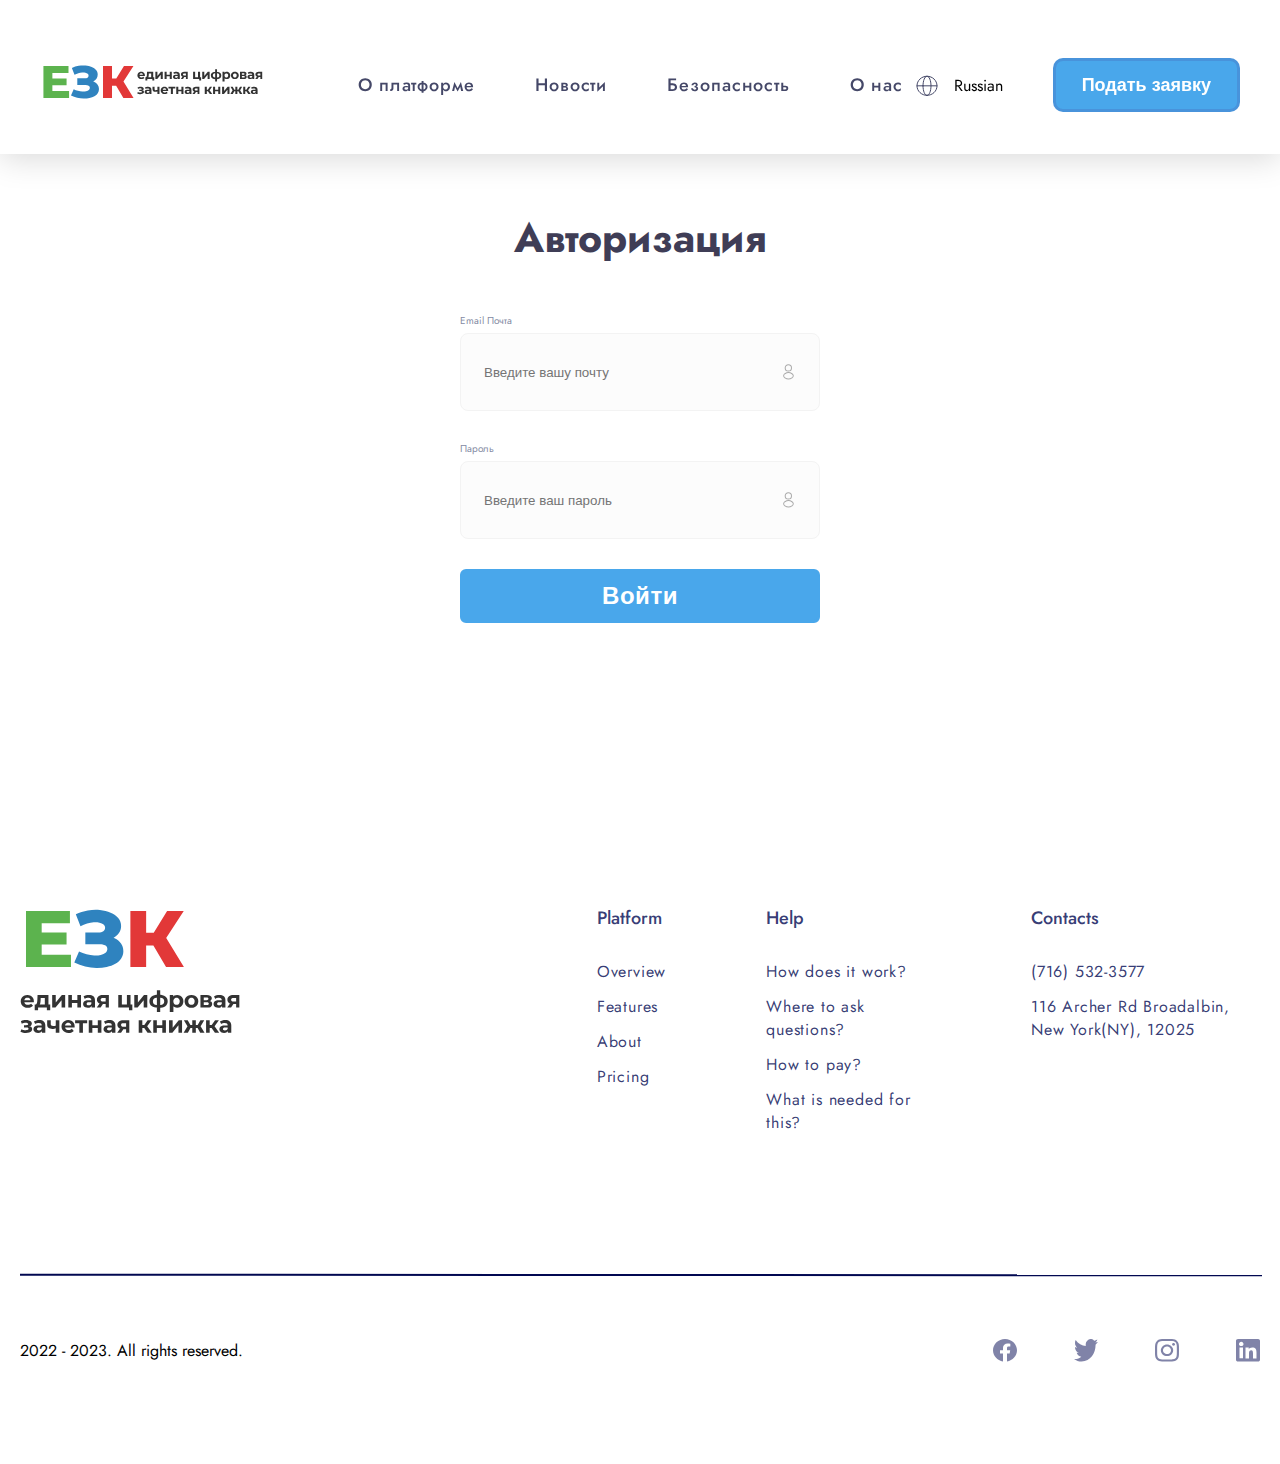
<file: pages/Auth.html>
<!DOCTYPE html>
<html lang="en">
  <head>
    <meta charset="UTF-8" />
    <meta http-equiv="X-UA-Compatible" content="IE=edge" />
    <meta name="viewport" content="width=device-width, initial-scale=1.0" />
    <title>Document</title>
    <link rel="stylesheet" href="../css/index.css" />
  </head>
  <body>
    <header class="header">
      <div class="header__content">
        <div class="header__box">
          <div class="header__fix">
            <a href="../index.html">
              <svg
                width="225"
                height="50"
                viewBox="0 0 225 50"
                fill="none"
                xmlns="http://www.w3.org/2000/svg"
                class="header__logo"
              >
                <path
                  d="M11.7355 21.4105H26.576V28.1686H11.7355V21.4105ZM12.3747 34.0135H29.0875V41H3.42474V9.03574H28.4939V16.0222H12.3747V34.0135Z"
                  fill="#5CB34E"
                />
                <path
                  d="M30.9964 38.5342L33.6905 32.187C35.0604 32.8872 36.4912 33.4199 37.9829 33.7852C39.4746 34.1505 40.9206 34.3636 42.3209 34.4245C43.7212 34.4854 44.9846 34.3941 46.1109 34.1505C47.2677 33.8765 48.181 33.4656 48.8507 32.9176C49.5205 32.3696 49.8553 31.6543 49.8553 30.7714C49.8553 29.7973 49.4444 29.0971 48.6224 28.6709C47.8309 28.2143 46.7807 27.986 45.4717 27.986H37.2979V21.3648H44.741C45.9587 21.3648 46.9024 21.1213 47.5722 20.6342C48.2419 20.1471 48.5768 19.4926 48.5768 18.6707C48.5768 17.8792 48.2876 17.2551 47.7092 16.7985C47.1308 16.3114 46.3545 15.9765 45.3803 15.7939C44.4062 15.5808 43.3103 15.5047 42.0926 15.5656C40.8749 15.6265 39.6115 15.8548 38.3025 16.2505C36.9935 16.6158 35.7302 17.1181 34.5125 17.7574L31.864 10.9993C34.0254 9.93378 36.2934 9.20317 38.6678 8.80742C41.0423 8.41167 43.3559 8.32035 45.6087 8.53344C47.8614 8.74654 49.901 9.24883 51.7275 10.0403C53.5541 10.8014 55.0001 11.8212 56.0655 13.0998C57.1614 14.3783 57.7094 15.8852 57.7094 17.6204C57.7094 19.1425 57.2984 20.4972 56.4765 21.6845C55.6546 22.8717 54.5434 23.8002 53.1431 24.4699C51.7427 25.1396 50.1293 25.4745 48.3028 25.4745L48.5311 23.5566C50.6316 23.5566 52.4581 23.922 54.0107 24.6526C55.5937 25.3832 56.8114 26.3878 57.6637 27.6663C58.5466 28.9145 58.988 30.3605 58.988 32.0043C58.988 33.5569 58.577 34.942 57.7551 36.1597C56.9636 37.3469 55.8524 38.3515 54.4217 39.1735C52.9909 39.9954 51.347 40.6043 49.49 41C47.6635 41.4262 45.7 41.6241 43.5995 41.5936C41.499 41.5936 39.368 41.3349 37.2066 40.8173C35.0757 40.2998 33.0056 39.5388 30.9964 38.5342Z"
                  fill="#2F83BF"
                />
                <path
                  d="M83.375 41L74.3793 25.7941L81.6398 21.5018L93.5579 41H83.375ZM63.0092 41V9.03574H72.0049V41H63.0092ZM69.402 28.7623V21.4561H81.0005V28.7623H69.402ZM82.5074 25.9768L74.151 25.0635L83.9686 9.03574H93.4666L82.5074 25.9768Z"
                  fill="#E23838"
                />
                <path
                  d="M101.484 22.1061C100.67 22.1061 99.954 21.9469 99.3349 21.6285C98.7246 21.3101 98.2515 20.8768 97.9154 20.3284C97.5793 19.7712 97.4113 19.1389 97.4113 18.4313C97.4113 17.7149 97.5749 17.0826 97.9021 16.5342C98.2382 15.977 98.6937 15.5437 99.2686 15.2341C99.8434 14.9157 100.493 14.7565 101.219 14.7565C101.917 14.7565 102.545 14.9069 103.103 15.2076C103.669 15.4995 104.115 15.924 104.442 16.4812C104.77 17.0295 104.933 17.6884 104.933 18.4579C104.933 18.5375 104.929 18.6303 104.92 18.7365C104.911 18.8338 104.902 18.9266 104.894 19.0151H99.0961V17.8078H103.806L103.01 18.166C103.01 17.7945 102.935 17.4717 102.784 17.1976C102.634 16.9234 102.426 16.7111 102.161 16.5608C101.895 16.4016 101.586 16.322 101.232 16.322C100.878 16.322 100.564 16.4016 100.29 16.5608C100.025 16.7111 99.8169 16.9278 99.6665 17.2108C99.5162 17.485 99.441 17.8122 99.441 18.1925V18.5109C99.441 18.9001 99.525 19.245 99.6931 19.5457C99.87 19.8376 100.113 20.0631 100.423 20.2223C100.741 20.3727 101.113 20.4478 101.537 20.4478C101.917 20.4478 102.249 20.3903 102.532 20.2754C102.824 20.1604 103.089 19.9879 103.328 19.758L104.429 20.952C104.102 21.3234 103.691 21.6109 103.195 21.8143C102.7 22.0088 102.13 22.1061 101.484 22.1061ZM111.164 21.0714V16.5608H108.83L108.79 17.4762C108.772 17.8565 108.75 18.2191 108.723 18.564C108.697 18.9089 108.644 19.2229 108.564 19.5059C108.494 19.7801 108.387 20.0145 108.246 20.209C108.104 20.3948 107.914 20.523 107.675 20.5938L105.632 20.3019C105.889 20.3019 106.097 20.2267 106.256 20.0764C106.415 19.9172 106.539 19.7005 106.627 19.4263C106.716 19.1433 106.782 18.8249 106.826 18.4711C106.871 18.1085 106.902 17.7282 106.919 17.3302L107.012 14.8627H113.234V21.0714H111.164ZM105.394 23.5389V20.3019H114.256V23.5389H112.332V22H107.317V23.5389H105.394ZM115.359 22V14.8627H117.415V19.1079L120.891 14.8627H122.788V22H120.732V17.7547L117.269 22H115.359ZM124.579 22V14.8627H126.635V17.6486H129.739V14.8627H131.809V22H129.739V19.3335H126.635V22H124.579ZM137.863 22V20.607L137.73 20.3019V17.8078C137.73 17.3656 137.593 17.0207 137.319 16.773C137.053 16.5254 136.642 16.4016 136.085 16.4016C135.705 16.4016 135.329 16.4635 134.957 16.5873C134.595 16.7023 134.285 16.8615 134.029 17.0649L133.286 15.6189C133.675 15.3447 134.144 15.1324 134.692 14.9821C135.24 14.8317 135.798 14.7565 136.364 14.7565C137.451 14.7565 138.296 15.013 138.897 15.526C139.499 16.039 139.8 16.8394 139.8 17.9272V22H137.863ZM135.687 22.1061C135.13 22.1061 134.652 22.0133 134.254 21.8275C133.856 21.633 133.551 21.3721 133.339 21.0448C133.127 20.7176 133.02 20.3505 133.02 19.9437C133.02 19.5192 133.122 19.1477 133.326 18.8293C133.538 18.5109 133.87 18.2633 134.321 18.0864C134.772 17.9007 135.36 17.8078 136.085 17.8078H137.982V19.0151H136.311C135.824 19.0151 135.488 19.0947 135.302 19.2539C135.125 19.413 135.037 19.612 135.037 19.8508C135.037 20.1162 135.139 20.3284 135.342 20.4876C135.554 20.638 135.842 20.7132 136.204 20.7132C136.549 20.7132 136.859 20.6336 137.133 20.4744C137.407 20.3063 137.606 20.0631 137.73 19.7447L138.048 20.6999C137.898 21.1598 137.624 21.5091 137.226 21.7479C136.828 21.9867 136.315 22.1061 135.687 22.1061ZM145.896 22V19.6253L146.188 19.957H144.211C143.185 19.957 142.38 19.7447 141.796 19.3202C141.213 18.8957 140.921 18.2854 140.921 17.4894C140.921 16.6404 141.226 15.9903 141.836 15.5393C142.455 15.0882 143.287 14.8627 144.33 14.8627H147.74V22H145.896ZM140.815 22L142.712 19.2804H144.821L143.017 22H140.815ZM145.896 18.9885V16.0168L146.188 16.5475H144.37C143.946 16.5475 143.614 16.6271 143.375 16.7863C143.145 16.9455 143.03 17.202 143.03 17.5558C143.03 18.2368 143.468 18.5773 144.344 18.5773H146.188L145.896 18.9885ZM153.088 22V14.8627H155.144V20.3019H158.023V14.8627H160.093V22H153.088ZM159.204 23.5389V21.9735L159.681 22H158.023V20.3019H161.127V23.5389H159.204ZM162.23 22V14.8627H164.286V19.1079L167.762 14.8627H169.659V22H167.603V17.7547L164.14 22H162.23ZM176.252 22.1592C176.234 22.1592 176.186 22.1592 176.106 22.1592C176.026 22.1592 175.951 22.1592 175.88 22.1592C175.81 22.1592 175.761 22.1592 175.734 22.1592C174.187 22.1327 172.988 21.801 172.139 21.1642C171.29 20.5274 170.866 19.6076 170.866 18.4048C170.866 17.2197 171.286 16.3176 172.126 15.6985C172.975 15.0705 174.191 14.7521 175.774 14.7433C175.792 14.7433 175.836 14.7433 175.907 14.7433C175.987 14.7433 176.062 14.7433 176.132 14.7433C176.203 14.7433 176.247 14.7433 176.265 14.7433C177.866 14.7433 179.104 15.0528 179.98 15.6719C180.864 16.291 181.306 17.202 181.306 18.4048C181.306 19.6253 180.864 20.5584 179.98 21.204C179.104 21.8408 177.862 22.1592 176.252 22.1592ZM176.186 20.5672C176.92 20.5672 177.517 20.4921 177.977 20.3417C178.436 20.1825 178.772 19.9437 178.985 19.6253C179.206 19.2981 179.316 18.8912 179.316 18.4048C179.316 17.9361 179.21 17.5513 178.998 17.2506C178.786 16.9411 178.445 16.7111 177.977 16.5608C177.517 16.4104 176.92 16.3352 176.186 16.3352C176.159 16.3352 176.106 16.3352 176.026 16.3352C175.947 16.3352 175.894 16.3352 175.867 16.3352C175.16 16.3352 174.585 16.4148 174.143 16.574C173.7 16.7332 173.377 16.9632 173.174 17.2639C172.971 17.5646 172.869 17.9449 172.869 18.4048C172.869 18.8824 172.971 19.2804 173.174 19.5988C173.377 19.9172 173.7 20.156 174.143 20.3152C174.585 20.4744 175.16 20.5584 175.867 20.5672C175.894 20.5672 175.947 20.5672 176.026 20.5672C176.106 20.5672 176.159 20.5672 176.186 20.5672ZM175.137 24.5737V12.1563H177.035V24.5737H175.137ZM186.714 22.1061C186.113 22.1061 185.587 21.9735 185.135 21.7081C184.684 21.4428 184.331 21.0404 184.074 20.5009C183.827 19.9526 183.703 19.2627 183.703 18.4313C183.703 17.5911 183.822 16.9013 184.061 16.3618C184.3 15.8223 184.645 15.4199 185.096 15.1545C185.547 14.8892 186.086 14.7565 186.714 14.7565C187.386 14.7565 187.988 14.9113 188.518 15.2209C189.058 15.5216 189.482 15.9461 189.792 16.4944C190.11 17.0428 190.27 17.6884 190.27 18.4313C190.27 19.1831 190.11 19.8332 189.792 20.3815C189.482 20.9298 189.058 21.3544 188.518 21.6551C187.988 21.9558 187.386 22.1061 186.714 22.1061ZM182.495 24.5737V14.8627H184.472V16.322L184.432 18.4446L184.565 20.554V24.5737H182.495ZM186.356 20.408C186.701 20.408 187.006 20.3284 187.271 20.1692C187.546 20.01 187.762 19.7845 187.921 19.4926C188.089 19.1919 188.174 18.8382 188.174 18.4313C188.174 18.0157 188.089 17.6619 187.921 17.37C187.762 17.0782 187.546 16.8526 187.271 16.6934C187.006 16.5342 186.701 16.4546 186.356 16.4546C186.011 16.4546 185.702 16.5342 185.427 16.6934C185.153 16.8526 184.936 17.0782 184.777 17.37C184.618 17.6619 184.539 18.0157 184.539 18.4313C184.539 18.8382 184.618 19.1919 184.777 19.4926C184.936 19.7845 185.153 20.01 185.427 20.1692C185.702 20.3284 186.011 20.408 186.356 20.408ZM194.864 22.1061C194.104 22.1061 193.427 21.9469 192.834 21.6285C192.251 21.3101 191.786 20.8768 191.441 20.3284C191.105 19.7712 190.937 19.1389 190.937 18.4313C190.937 17.7149 191.105 17.0826 191.441 16.5342C191.786 15.977 192.251 15.5437 192.834 15.2341C193.427 14.9157 194.104 14.7565 194.864 14.7565C195.616 14.7565 196.288 14.9157 196.881 15.2341C197.473 15.5437 197.938 15.9726 198.274 16.521C198.61 17.0693 198.778 17.7061 198.778 18.4313C198.778 19.1389 198.61 19.7712 198.274 20.3284C197.938 20.8768 197.473 21.3101 196.881 21.6285C196.288 21.9469 195.616 22.1061 194.864 22.1061ZM194.864 20.408C195.209 20.408 195.519 20.3284 195.793 20.1692C196.067 20.01 196.284 19.7845 196.443 19.4926C196.602 19.1919 196.682 18.8382 196.682 18.4313C196.682 18.0157 196.602 17.6619 196.443 17.37C196.284 17.0782 196.067 16.8526 195.793 16.6934C195.519 16.5342 195.209 16.4546 194.864 16.4546C194.519 16.4546 194.21 16.5342 193.936 16.6934C193.661 16.8526 193.44 17.0782 193.272 17.37C193.113 17.6619 193.033 18.0157 193.033 18.4313C193.033 18.8382 193.113 19.1919 193.272 19.4926C193.44 19.7845 193.661 20.01 193.936 20.1692C194.21 20.3284 194.519 20.408 194.864 20.408ZM200.002 22V14.8627H203.651C204.544 14.8627 205.242 15.0263 205.747 15.3535C206.251 15.6719 206.503 16.123 206.503 16.7067C206.503 17.2904 206.264 17.7503 205.786 18.0864C205.318 18.4136 204.694 18.5773 203.916 18.5773L204.128 18.0997C204.995 18.0997 205.64 18.2589 206.065 18.5773C206.498 18.8957 206.715 19.36 206.715 19.9702C206.715 20.5982 206.476 21.0935 205.999 21.4561C205.521 21.8187 204.791 22 203.81 22H200.002ZM201.899 20.5938H203.637C204.018 20.5938 204.301 20.5319 204.486 20.408C204.681 20.2754 204.778 20.0764 204.778 19.811C204.778 19.5369 204.69 19.3379 204.513 19.2141C204.336 19.0814 204.057 19.0151 203.677 19.0151H201.899V20.5938ZM201.899 17.7945H203.465C203.827 17.7945 204.097 17.7282 204.274 17.5956C204.46 17.4629 204.553 17.2727 204.553 17.0251C204.553 16.7686 204.46 16.5785 204.274 16.4546C204.097 16.3308 203.827 16.2689 203.465 16.2689H201.899V17.7945ZM212.328 22V20.607L212.195 20.3019V17.8078C212.195 17.3656 212.058 17.0207 211.784 16.773C211.518 16.5254 211.107 16.4016 210.55 16.4016C210.17 16.4016 209.794 16.4635 209.422 16.5873C209.06 16.7023 208.75 16.8615 208.494 17.0649L207.751 15.6189C208.14 15.3447 208.609 15.1324 209.157 14.9821C209.705 14.8317 210.263 14.7565 210.829 14.7565C211.916 14.7565 212.761 15.013 213.362 15.526C213.964 16.039 214.265 16.8394 214.265 17.9272V22H212.328ZM210.152 22.1061C209.595 22.1061 209.117 22.0133 208.719 21.8275C208.321 21.633 208.016 21.3721 207.804 21.0448C207.592 20.7176 207.485 20.3505 207.485 19.9437C207.485 19.5192 207.587 19.1477 207.791 18.8293C208.003 18.5109 208.335 18.2633 208.786 18.0864C209.237 17.9007 209.825 17.8078 210.55 17.8078H212.447V19.0151H210.776C210.289 19.0151 209.953 19.0947 209.767 19.2539C209.59 19.413 209.502 19.612 209.502 19.8508C209.502 20.1162 209.604 20.3284 209.807 20.4876C210.019 20.638 210.307 20.7132 210.669 20.7132C211.014 20.7132 211.324 20.6336 211.598 20.4744C211.872 20.3063 212.071 20.0631 212.195 19.7447L212.513 20.6999C212.363 21.1598 212.089 21.5091 211.691 21.7479C211.293 21.9867 210.78 22.1061 210.152 22.1061ZM220.361 22V19.6253L220.653 19.957H218.676C217.65 19.957 216.845 19.7447 216.261 19.3202C215.678 18.8957 215.386 18.2854 215.386 17.4894C215.386 16.6404 215.691 15.9903 216.301 15.5393C216.92 15.0882 217.752 14.8627 218.795 14.8627H222.205V22H220.361ZM215.28 22L217.177 19.2804H219.286L217.482 22H215.28ZM220.361 18.9885V16.0168L220.653 16.5475H218.835C218.411 16.5475 218.079 16.6271 217.84 16.7863C217.61 16.9455 217.495 17.202 217.495 17.5558C217.495 18.2368 217.933 18.5773 218.809 18.5773H220.653L220.361 18.9885ZM100.409 37.1327C101.082 37.1327 101.683 37.0442 102.214 36.8673C102.753 36.6816 103.178 36.4207 103.487 36.0846C103.806 35.7397 103.965 35.3373 103.965 34.8774C103.965 34.3379 103.739 33.9133 103.288 33.6038C102.837 33.2854 102.218 33.1262 101.431 33.1262L101.378 33.5375C101.829 33.5375 102.236 33.4623 102.598 33.3119C102.961 33.1527 103.244 32.9361 103.447 32.6619C103.66 32.3877 103.766 32.0782 103.766 31.7332C103.766 31.2999 103.611 30.9328 103.302 30.6321C103.001 30.3314 102.585 30.1015 102.055 29.9423C101.524 29.7831 100.927 29.7123 100.264 29.73C99.8125 29.7389 99.357 29.8008 98.8971 29.9157C98.4372 30.0307 97.9729 30.1855 97.5041 30.3801L98.0082 31.8128C98.4062 31.6536 98.7954 31.5342 99.1757 31.4546C99.556 31.3662 99.923 31.322 100.277 31.322C100.586 31.322 100.843 31.3529 101.046 31.4148C101.25 31.4679 101.404 31.5475 101.511 31.6536C101.617 31.7598 101.67 31.888 101.67 32.0384C101.67 32.1799 101.626 32.3037 101.537 32.4098C101.458 32.5071 101.334 32.5823 101.166 32.6354C100.998 32.6884 100.794 32.7149 100.555 32.7149H99.2686V34.0018H100.728C101.099 34.0018 101.382 34.0637 101.577 34.1875C101.771 34.3025 101.869 34.475 101.869 34.7049C101.869 34.8818 101.807 35.0321 101.683 35.156C101.559 35.2798 101.378 35.3771 101.139 35.4478C100.909 35.5097 100.635 35.5407 100.317 35.5407C99.8744 35.5407 99.4366 35.4965 99.0032 35.408C98.5787 35.3107 98.1851 35.1737 97.8225 34.9968L97.2653 36.4428C97.7252 36.6728 98.2249 36.8452 98.7644 36.9602C99.3128 37.0752 99.8611 37.1327 100.409 37.1327ZM109.517 37V35.607L109.385 35.3019V32.8078C109.385 32.3656 109.247 32.0207 108.973 31.773C108.708 31.5254 108.297 31.4016 107.739 31.4016C107.359 31.4016 106.983 31.4635 106.612 31.5873C106.249 31.7023 105.94 31.8615 105.683 32.0649L104.94 30.6189C105.329 30.3447 105.798 30.1324 106.346 29.9821C106.895 29.8317 107.452 29.7565 108.018 29.7565C109.106 29.7565 109.951 30.013 110.552 30.526C111.153 31.039 111.454 31.8394 111.454 32.9272V37H109.517ZM107.341 37.1061C106.784 37.1061 106.307 37.0133 105.909 36.8275C105.511 36.633 105.206 36.3721 104.993 36.0448C104.781 35.7176 104.675 35.3505 104.675 34.9437C104.675 34.5192 104.777 34.1477 104.98 33.8293C105.192 33.5109 105.524 33.2633 105.975 33.0864C106.426 32.9007 107.014 32.8078 107.739 32.8078H109.637V34.0151H107.965C107.479 34.0151 107.142 34.0947 106.957 34.2539C106.78 34.413 106.691 34.612 106.691 34.8508C106.691 35.1162 106.793 35.3284 106.997 35.4876C107.209 35.638 107.496 35.7132 107.859 35.7132C108.204 35.7132 108.513 35.6336 108.788 35.4744C109.062 35.3063 109.261 35.0631 109.385 34.7447L109.703 35.6999C109.553 36.1598 109.278 36.5091 108.88 36.7479C108.482 36.9867 107.969 37.1061 107.341 37.1061ZM117.55 34.2671C117.258 34.4263 116.936 34.5546 116.582 34.6518C116.228 34.7491 115.839 34.7978 115.414 34.7978C114.477 34.7978 113.756 34.5855 113.252 34.161C112.748 33.7276 112.496 33.0422 112.496 32.1047V29.8627H114.565V31.972C114.565 32.4142 114.68 32.7326 114.91 32.9272C115.14 33.1129 115.463 33.2058 115.879 33.2058C116.179 33.2058 116.467 33.1704 116.741 33.0997C117.024 33.0289 117.294 32.9272 117.55 32.7945V34.2671ZM117.404 37V29.8627H119.474V37H117.404ZM124.751 37.1061C123.937 37.1061 123.221 36.9469 122.602 36.6285C121.992 36.3101 121.518 35.8768 121.182 35.3284C120.846 34.7712 120.678 34.1389 120.678 33.4313C120.678 32.7149 120.842 32.0826 121.169 31.5342C121.505 30.977 121.961 30.5437 122.536 30.2341C123.11 29.9157 123.76 29.7565 124.486 29.7565C125.184 29.7565 125.812 29.9069 126.37 30.2076C126.936 30.4995 127.382 30.924 127.709 31.4812C128.037 32.0295 128.2 32.6884 128.2 33.4579C128.2 33.5375 128.196 33.6303 128.187 33.7365C128.178 33.8338 128.169 33.9266 128.161 34.0151H122.363V32.8078H127.073L126.277 33.166C126.277 32.7945 126.202 32.4717 126.051 32.1976C125.901 31.9234 125.693 31.7111 125.428 31.5608C125.162 31.4016 124.853 31.322 124.499 31.322C124.145 31.322 123.831 31.4016 123.557 31.5608C123.292 31.7111 123.084 31.9278 122.934 32.2108C122.783 32.485 122.708 32.8122 122.708 33.1925V33.5109C122.708 33.9001 122.792 34.245 122.96 34.5457C123.137 34.8376 123.38 35.0631 123.69 35.2223C124.008 35.3727 124.38 35.4478 124.804 35.4478C125.184 35.4478 125.516 35.3903 125.799 35.2754C126.091 35.1604 126.356 34.9879 126.595 34.758L127.696 35.952C127.369 36.3234 126.958 36.6109 126.462 36.8143C125.967 37.0088 125.397 37.1061 124.751 37.1061ZM130.867 37V31.0832L131.331 31.5608H128.453V29.8627H135.338V31.5608H132.459L132.923 31.0832V37H130.867ZM136.242 37V29.8627H138.298V32.6486H141.403V29.8627H143.472V37H141.403V34.3335H138.298V37H136.242ZM149.526 37V35.607L149.394 35.3019V32.8078C149.394 32.3656 149.257 32.0207 148.982 31.773C148.717 31.5254 148.306 31.4016 147.749 31.4016C147.368 31.4016 146.992 31.4635 146.621 31.5873C146.258 31.7023 145.949 31.8615 145.692 32.0649L144.949 30.6189C145.339 30.3447 145.807 30.1324 146.356 29.9821C146.904 29.8317 147.461 29.7565 148.027 29.7565C149.115 29.7565 149.96 30.013 150.561 30.526C151.162 31.039 151.463 31.8394 151.463 32.9272V37H149.526ZM147.351 37.1061C146.793 37.1061 146.316 37.0133 145.918 36.8275C145.52 36.633 145.215 36.3721 145.002 36.0448C144.79 35.7176 144.684 35.3505 144.684 34.9437C144.684 34.5192 144.786 34.1477 144.989 33.8293C145.201 33.5109 145.533 33.2633 145.984 33.0864C146.435 32.9007 147.023 32.8078 147.749 32.8078H149.646V34.0151H147.974C147.488 34.0151 147.152 34.0947 146.966 34.2539C146.789 34.413 146.701 34.612 146.701 34.8508C146.701 35.1162 146.802 35.3284 147.006 35.4876C147.218 35.638 147.505 35.7132 147.868 35.7132C148.213 35.7132 148.522 35.6336 148.797 35.4744C149.071 35.3063 149.27 35.0631 149.394 34.7447L149.712 35.6999C149.562 36.1598 149.287 36.5091 148.889 36.7479C148.491 36.9867 147.979 37.1061 147.351 37.1061ZM157.559 37V34.6253L157.851 34.957H155.874C154.849 34.957 154.044 34.7447 153.46 34.3202C152.876 33.8957 152.584 33.2854 152.584 32.4894C152.584 31.6404 152.89 30.9903 153.5 30.5393C154.119 30.0882 154.95 29.8627 155.994 29.8627H159.403V37H157.559ZM152.478 37L154.375 34.2804H156.485L154.68 37H152.478ZM157.559 33.9885V31.0168L157.851 31.5475H156.034C155.609 31.5475 155.277 31.6271 155.039 31.7863C154.809 31.9455 154.694 32.202 154.694 32.5558C154.694 33.2368 155.132 33.5773 156.007 33.5773H157.851L157.559 33.9885ZM169.806 37L167.418 33.6171L169.103 32.6221L172.247 37H169.806ZM164.751 37V29.8627H166.821V37H164.751ZM166.211 34.2937V32.6354H168.705V34.2937H166.211ZM169.302 33.6701L167.365 33.4579L169.872 29.8627H172.075L169.302 33.6701ZM173.064 37V29.8627H175.12V32.6486H178.225V29.8627H180.294V37H178.225V34.3335H175.12V37H173.064ZM182.077 37V29.8627H184.133V34.1079L187.609 29.8627H189.506V37H187.449V32.7547L183.987 37H182.077ZM199.88 37L197.982 33.6171L199.654 32.6221L202.334 37H199.88ZM196.762 34.2937V32.6354H199.243V34.2937H196.762ZM199.866 33.6701L197.916 33.4579L199.972 29.8627H202.161L199.866 33.6701ZM192.822 37H190.381L193.047 32.6221L194.719 33.6171L192.822 37ZM197.372 37H195.329V29.8627H197.372V37ZM195.939 34.2937H193.472V32.6354H195.939V34.2937ZM192.835 33.6701L190.54 29.8627H192.729L194.772 33.4579L192.835 33.6701ZM208.265 37L205.877 33.6171L207.562 32.6221L210.706 37H208.265ZM203.211 37V29.8627H205.28V37H203.211ZM204.67 34.2937V32.6354H207.164V34.2937H204.67ZM207.761 33.6701L205.824 33.4579L208.331 29.8627H210.534L207.761 33.6701ZM215.666 37V35.607L215.533 35.3019V32.8078C215.533 32.3656 215.396 32.0207 215.122 31.773C214.856 31.5254 214.445 31.4016 213.888 31.4016C213.508 31.4016 213.132 31.4635 212.76 31.5873C212.398 31.7023 212.088 31.8615 211.832 32.0649L211.089 30.6189C211.478 30.3447 211.947 30.1324 212.495 29.9821C213.043 29.8317 213.6 29.7565 214.166 29.7565C215.254 29.7565 216.099 30.013 216.7 30.526C217.302 31.039 217.602 31.8394 217.602 32.9272V37H215.666ZM213.49 37.1061C212.933 37.1061 212.455 37.0133 212.057 36.8275C211.659 36.633 211.354 36.3721 211.142 36.0448C210.929 35.7176 210.823 35.3505 210.823 34.9437C210.823 34.5192 210.925 34.1477 211.128 33.8293C211.341 33.5109 211.672 33.2633 212.123 33.0864C212.574 32.9007 213.163 32.8078 213.888 32.8078H215.785V34.0151H214.113C213.627 34.0151 213.291 34.0947 213.105 34.2539C212.928 34.413 212.84 34.612 212.84 34.8508C212.84 35.1162 212.942 35.3284 213.145 35.4876C213.357 35.638 213.645 35.7132 214.007 35.7132C214.352 35.7132 214.662 35.6336 214.936 35.4744C215.21 35.3063 215.409 35.0631 215.533 34.7447L215.851 35.6999C215.701 36.1598 215.427 36.5091 215.029 36.7479C214.631 36.9867 214.118 37.1061 213.49 37.1061Z"
                  fill="black"
                  fill-opacity="0.8"
                />
              </svg>
            </a>
          </div>
          <ul>
            <li><a href="./AboutPlatform.html">О платформе</a></li>
            <li><a href="./News.html">Новости</a></li>
            <li><a href="./Security.html">Безопасность</a></li>
            <li><a href="./AboutUs.html">О нас</a></li>
          </ul>
        </div>
        <div class="header__block">
          <div>
            <svg
              width="22"
              height="21"
              viewBox="0 0 22 21"
              fill="none"
              xmlns="http://www.w3.org/2000/svg"
            >
              <path
                d="M11 20.3771C16.5228 20.3771 21 16.1002 21 10.8243C21 5.54851 16.5228 1.27161 11 1.27161C5.47715 1.27161 1 5.54851 1 10.8243C1 16.1002 5.47715 20.3771 11 20.3771Z"
                stroke="#454868"
                stroke-linecap="round"
                stroke-linejoin="round"
              />
              <path
                d="M7.00006 10.8243C7.00006 16.1002 8.79092 20.3771 11.0001 20.3771C13.2092 20.3771 15.0001 16.1002 15.0001 10.8243C15.0001 5.54851 13.2092 1.27161 11.0001 1.27161C8.79092 1.27161 7.00006 5.54851 7.00006 10.8243Z"
                stroke="#454868"
                stroke-linecap="round"
                stroke-linejoin="round"
              />
              <path
                d="M1 10.8243H21"
                stroke="#454868"
                stroke-linecap="round"
                stroke-linejoin="round"
              />
            </svg>
            <p>Russian</p>
          </div>
          <button>Подать заявку</button>
        </div>
        <svg
          width="36"
          height="36"
          viewBox="0 0 36 36"
          fill="none"
          xmlns="http://www.w3.org/2000/svg"
          class="burgerBtn"
        >
          <rect width="36" height="36" rx="10" fill="#0099FF"></rect>
          <path
            d="M10 12L25 12M15.1562 17.625L25 17.625M10 23.25L25 23.25"
            stroke="white"
            stroke-width="1.5625"
            stroke-linecap="round"
          ></path>
        </svg>
      </div>
    </header>
    <div class="burger">
      <nav>
        <a href="./AboutPlatform.html" class="active"> О платформе </a>
        <a href="./News.html"> Новости </a>
        <a href="./Security.html">Безопасность</a>
        <a href="./AboutUs.html"> О нас </a>
      </nav>
      <div class="burger__bottom">
        <button>Подать заявку</button>
      </div>
    </div>
    <section class="auth">
      <div class="auth__content">
        <div class="auth__item">
          <h1>Авторизация</h1>
          <div class="auth__fix">
            <div class="auth__item">
              <p>Email Почта</p>
              <label class="offer__input">
                <input type="text" placeholder="Введите вашу почту" />
                <svg
                  width="20"
                  height="20"
                  viewBox="0 0 20 20"
                  fill="none"
                  xmlns="http://www.w3.org/2000/svg"
                >
                  <path
                    d="M10.1796 9.02065C10.1032 9.01301 10.0116 9.01301 9.92755 9.02065C8.10965 8.95954 6.66602 7.47008 6.66602 5.6369C6.66602 3.76553 8.17839 2.24551 10.0574 2.24551C11.9288 2.24551 13.4488 3.76553 13.4488 5.6369C13.4412 7.47008 11.9975 8.95954 10.1796 9.02065Z"
                    stroke="#AAAAAA"
                    stroke-width="1.07834"
                    stroke-linecap="round"
                    stroke-linejoin="round"
                  />
                  <path
                    d="M6.35998 11.8392C4.51152 13.0766 4.51152 15.0931 6.35998 16.3228C8.4605 17.7282 11.9054 17.7282 14.0059 16.3228C15.8543 15.0854 15.8543 13.0689 14.0059 11.8392C11.913 10.4414 8.46814 10.4414 6.35998 11.8392Z"
                    stroke="#AAAAAA"
                    stroke-width="1.07834"
                    stroke-linecap="round"
                    stroke-linejoin="round"
                  />
                </svg>
              </label>
            </div>
            <div class="auth__item">
              <p>Пароль</p>
              <label class="offer__input">
                <input type="text" placeholder="Введите ваш пароль" />
                <svg
                  width="20"
                  height="20"
                  viewBox="0 0 20 20"
                  fill="none"
                  xmlns="http://www.w3.org/2000/svg"
                >
                  <path
                    d="M10.1796 9.02065C10.1032 9.01301 10.0116 9.01301 9.92755 9.02065C8.10965 8.95954 6.66602 7.47008 6.66602 5.6369C6.66602 3.76553 8.17839 2.24551 10.0574 2.24551C11.9288 2.24551 13.4488 3.76553 13.4488 5.6369C13.4412 7.47008 11.9975 8.95954 10.1796 9.02065Z"
                    stroke="#AAAAAA"
                    stroke-width="1.07834"
                    stroke-linecap="round"
                    stroke-linejoin="round"
                  />
                  <path
                    d="M6.35998 11.8392C4.51152 13.0766 4.51152 15.0931 6.35998 16.3228C8.4605 17.7282 11.9054 17.7282 14.0059 16.3228C15.8543 15.0854 15.8543 13.0689 14.0059 11.8392C11.913 10.4414 8.46814 10.4414 6.35998 11.8392Z"
                    stroke="#AAAAAA"
                    stroke-width="1.07834"
                    stroke-linecap="round"
                    stroke-linejoin="round"
                  />
                </svg>
              </label>
            </div>
            <button class="auth__btn">Войти</button>
          </div>
        </div>
      </div>
    </section>

    <section class="footer">
      <div class="container">
        <div class="footer__content">
          <div class="footer__item">
            <div class="footer__fix">
              <svg
                width="240"
                height="154"
                viewBox="0 0 240 154"
                fill="none"
                class="footer__svg"
                xmlns="http://www.w3.org/2000/svg"
              >
                <path
                  d="M22.057 41.1811H49.9501V53.8832H22.057V41.1811ZM23.2585 64.8688H54.6704V78H6.43687V17.9226H53.5547V31.0538H23.2585V64.8688Z"
                  fill="#5CB34E"
                />
                <path
                  d="M58.2583 73.3655L63.322 61.4358C65.8967 62.7518 68.5859 63.7531 71.3895 64.4397C74.1931 65.1263 76.9109 65.5268 79.5429 65.6412C82.1749 65.7557 84.5493 65.584 86.6664 65.1263C88.8406 64.6113 90.5571 63.8389 91.8158 62.809C93.0746 61.7791 93.704 60.4345 93.704 58.7752C93.704 56.9443 92.9316 55.6283 91.3867 54.8273C89.8991 53.969 87.9251 53.5399 85.4648 53.5399H70.1022V41.0953H84.0916C86.3803 41.0953 88.154 40.6376 89.4128 39.7221C90.6715 38.8066 91.3009 37.5765 91.3009 36.0316C91.3009 34.544 90.7573 33.3711 89.6702 32.5128C88.5831 31.5974 87.1241 30.968 85.2932 30.6247C83.4622 30.2242 81.4024 30.0811 79.1138 30.1955C76.8251 30.31 74.4506 30.7391 71.9903 31.4829C69.53 32.1695 67.1555 33.1136 64.8668 34.3151L59.889 21.6131C63.9514 19.6105 68.214 18.2373 72.6769 17.4935C77.1398 16.7496 81.4883 16.578 85.7223 16.9785C89.9563 17.379 93.7898 18.3231 97.2228 19.8107C100.656 21.2412 103.374 23.1579 105.376 25.561C107.436 27.9641 108.466 30.7963 108.466 34.0577C108.466 36.9185 107.693 39.4646 106.149 41.6961C104.604 43.9275 102.515 45.6726 99.8834 46.9314C97.2514 48.1902 94.2189 48.8195 90.786 48.8195L91.2151 45.2149C95.163 45.2149 98.596 45.9015 101.514 47.2747C104.489 48.6479 106.778 50.536 108.38 52.9391C110.039 55.285 110.869 58.0028 110.869 61.0925C110.869 64.0105 110.097 66.6139 108.552 68.9026C107.064 71.134 104.976 73.0222 102.286 74.567C99.5973 76.1119 96.5076 77.2562 93.0174 78C89.5844 78.801 85.8939 79.1729 81.946 79.1157C77.998 79.1157 73.9929 78.6294 69.9305 77.6567C65.9253 76.684 62.0346 75.2536 58.2583 73.3655Z"
                  fill="#2F83BF"
                />
                <path
                  d="M156.705 78L139.797 49.4203L153.443 41.3528L175.844 78H156.705ZM118.427 78V17.9226H135.334V78H118.427ZM130.442 54.9989V41.267H152.242V54.9989H130.442ZM155.074 49.7636L139.368 48.0471L157.821 17.9226H175.672L155.074 49.7636Z"
                  fill="#E23838"
                />
                <path
                  d="M8.42785 121.814C6.89853 121.814 5.55207 121.515 4.38846 120.916C3.24148 120.318 2.35215 119.503 1.72048 118.473C1.0888 117.425 0.772968 116.237 0.772968 114.907C0.772968 113.56 1.08049 112.372 1.69554 111.341C2.32722 110.294 3.1833 109.479 4.26379 108.898C5.34429 108.299 6.56607 108 7.92916 108C9.24237 108 10.4226 108.283 11.4698 108.848C12.5337 109.396 13.3732 110.194 13.9882 111.242C14.6033 112.272 14.9108 113.511 14.9108 114.957C14.9108 115.106 14.9025 115.281 14.8859 115.48C14.8692 115.663 14.8526 115.838 14.836 116.004H3.93964V113.735H12.7914L11.2953 114.408C11.2953 113.71 11.154 113.103 10.8714 112.588C10.5888 112.073 10.1982 111.674 9.6995 111.391C9.20081 111.092 8.61901 110.942 7.95409 110.942C7.28917 110.942 6.69906 111.092 6.18375 111.391C5.68506 111.674 5.29442 112.081 5.01183 112.613C4.72924 113.128 4.58794 113.743 4.58794 114.458V115.056C4.58794 115.788 4.74586 116.436 5.06169 117.001C5.39415 117.55 5.85129 117.974 6.43309 118.273C7.03152 118.556 7.72968 118.697 8.52758 118.697C9.24237 118.697 9.86573 118.589 10.3977 118.373C10.9462 118.157 11.4449 117.833 11.8937 117.4L13.9633 119.644C13.3482 120.343 12.5753 120.883 11.6444 121.265C10.7135 121.631 9.64132 121.814 8.42785 121.814ZM26.6224 119.869V111.391H22.2339L22.1591 113.112C22.1259 113.826 22.0843 114.508 22.0345 115.156C21.9846 115.805 21.8849 116.395 21.7352 116.927C21.6023 117.442 21.4028 117.882 21.1368 118.248C20.8709 118.597 20.5135 118.838 20.0646 118.971L16.2247 118.423C16.7068 118.423 17.0974 118.281 17.3967 117.999C17.6959 117.7 17.9286 117.292 18.0948 116.777C18.261 116.245 18.3857 115.647 18.4688 114.982C18.5519 114.3 18.6101 113.585 18.6434 112.837L18.8179 108.2H30.5122V119.869H26.6224ZM15.7759 124.507V118.423H32.4321V124.507H28.8166V121.614H19.3914V124.507H15.7759ZM34.506 121.614V108.2H38.3708V116.179L44.9036 108.2H48.4693V121.614H44.6044V113.635L38.0965 121.614H34.506ZM51.8344 121.614V108.2H55.6993V113.436H61.534V108.2H65.4237V121.614H61.534V116.602H55.6993V121.614H51.8344ZM76.8022 121.614V118.996L76.5529 118.423V113.735C76.5529 112.904 76.2952 112.256 75.7799 111.79C75.2812 111.325 74.5082 111.092 73.461 111.092C72.7462 111.092 72.0397 111.208 71.3416 111.441C70.66 111.657 70.0782 111.956 69.5962 112.339L68.1998 109.621C68.9312 109.105 69.8123 108.707 70.8429 108.424C71.8735 108.141 72.9208 108 73.9846 108C76.0292 108 77.6167 108.482 78.7471 109.446C79.8775 110.41 80.4426 111.915 80.4426 113.959V121.614H76.8022ZM72.713 121.814C71.6657 121.814 70.7681 121.639 70.02 121.29C69.272 120.924 68.6985 120.434 68.2996 119.819C67.9006 119.204 67.7011 118.514 67.7011 117.749C67.7011 116.952 67.8923 116.253 68.2746 115.655C68.6736 115.056 69.2969 114.591 70.1447 114.259C70.9925 113.91 72.0979 113.735 73.461 113.735H77.0266V116.004H73.8849C72.9706 116.004 72.3389 116.154 71.9899 116.453C71.6574 116.752 71.4912 117.126 71.4912 117.575C71.4912 118.074 71.6823 118.473 72.0647 118.772C72.4636 119.054 73.0039 119.196 73.6854 119.196C74.3337 119.196 74.9155 119.046 75.4308 118.747C75.9461 118.431 76.3201 117.974 76.5529 117.375L77.1513 119.171C76.8687 120.035 76.3534 120.692 75.6054 121.141C74.8573 121.589 73.8932 121.814 72.713 121.814ZM91.9004 121.614V117.151L92.449 117.774H88.7337C86.8055 117.774 85.2928 117.375 84.1957 116.577C83.0986 115.78 82.55 114.633 82.55 113.137C82.55 111.541 83.1235 110.319 84.2705 109.471C85.4341 108.623 86.9966 108.2 88.9582 108.2H95.3663V121.614H91.9004ZM82.3505 121.614L85.9161 116.503H89.8807L86.4896 121.614H82.3505ZM91.9004 115.954V110.369L92.449 111.366H89.033C88.2351 111.366 87.6117 111.516 87.1629 111.815C86.7307 112.114 86.5146 112.596 86.5146 113.261C86.5146 114.541 87.3374 115.181 88.9831 115.181H92.449L91.9004 115.954ZM105.418 121.614V108.2H109.283V118.423H114.694V108.2H118.584V121.614H105.418ZM116.913 124.507V121.564L117.811 121.614H114.694V118.423H120.528V124.507H116.913ZM122.601 121.614V108.2H126.465V116.179L132.998 108.2H136.564V121.614H132.699V113.635L126.191 121.614H122.601ZM148.955 121.913C148.922 121.913 148.831 121.913 148.681 121.913C148.531 121.913 148.39 121.913 148.257 121.913C148.124 121.913 148.033 121.913 147.983 121.913C145.074 121.864 142.821 121.24 141.226 120.043C139.63 118.847 138.832 117.118 138.832 114.857C138.832 112.63 139.622 110.934 141.201 109.77C142.797 108.59 145.082 107.992 148.058 107.975C148.091 107.975 148.174 107.975 148.307 107.975C148.457 107.975 148.598 107.975 148.731 107.975C148.864 107.975 148.947 107.975 148.98 107.975C151.989 107.975 154.316 108.557 155.962 109.721C157.624 110.884 158.455 112.596 158.455 114.857C158.455 117.151 157.624 118.905 155.962 120.118C154.316 121.315 151.981 121.913 148.955 121.913ZM148.831 118.921C150.21 118.921 151.332 118.78 152.197 118.497C153.061 118.198 153.693 117.749 154.092 117.151C154.507 116.536 154.715 115.771 154.715 114.857C154.715 113.976 154.516 113.253 154.117 112.688C153.718 112.106 153.078 111.674 152.197 111.391C151.332 111.109 150.21 110.967 148.831 110.967C148.781 110.967 148.681 110.967 148.531 110.967C148.382 110.967 148.282 110.967 148.232 110.967C146.902 110.967 145.822 111.117 144.991 111.416C144.16 111.715 143.553 112.147 143.171 112.713C142.788 113.278 142.597 113.993 142.597 114.857C142.597 115.755 142.788 116.503 143.171 117.101C143.553 117.7 144.16 118.148 144.991 118.448C145.822 118.747 146.902 118.905 148.232 118.921C148.282 118.921 148.382 118.921 148.531 118.921C148.681 118.921 148.781 118.921 148.831 118.921ZM146.861 126.452V103.113H150.426V126.452H146.861ZM168.619 121.814C167.489 121.814 166.5 121.564 165.652 121.066C164.804 120.567 164.14 119.811 163.658 118.797C163.192 117.766 162.959 116.469 162.959 114.907C162.959 113.328 163.184 112.031 163.633 111.017C164.081 110.003 164.73 109.247 165.577 108.748C166.425 108.249 167.439 108 168.619 108C169.883 108 171.013 108.291 172.011 108.873C173.025 109.438 173.822 110.236 174.404 111.266C175.003 112.297 175.302 113.511 175.302 114.907C175.302 116.32 175.003 117.542 174.404 118.572C173.822 119.603 173.025 120.401 172.011 120.966C171.013 121.531 169.883 121.814 168.619 121.814ZM160.69 126.452V108.2H164.406V110.942L164.331 114.932L164.58 118.896V126.452H160.69ZM167.946 118.622C168.595 118.622 169.168 118.473 169.667 118.173C170.182 117.874 170.589 117.45 170.888 116.902C171.204 116.336 171.362 115.672 171.362 114.907C171.362 114.126 171.204 113.461 170.888 112.912C170.589 112.364 170.182 111.94 169.667 111.64C169.168 111.341 168.595 111.192 167.946 111.192C167.298 111.192 166.716 111.341 166.201 111.64C165.686 111.94 165.278 112.364 164.979 112.912C164.68 113.461 164.53 114.126 164.53 114.907C164.53 115.672 164.68 116.336 164.979 116.902C165.278 117.45 165.686 117.874 166.201 118.173C166.716 118.473 167.298 118.622 167.946 118.622ZM183.938 121.814C182.508 121.814 181.236 121.515 180.123 120.916C179.025 120.318 178.153 119.503 177.504 118.473C176.873 117.425 176.557 116.237 176.557 114.907C176.557 113.56 176.873 112.372 177.504 111.341C178.153 110.294 179.025 109.479 180.123 108.898C181.236 108.299 182.508 108 183.938 108C185.351 108 186.614 108.299 187.728 108.898C188.841 109.479 189.714 110.286 190.346 111.316C190.977 112.347 191.293 113.544 191.293 114.907C191.293 116.237 190.977 117.425 190.346 118.473C189.714 119.503 188.841 120.318 187.728 120.916C186.614 121.515 185.351 121.814 183.938 121.814ZM183.938 118.622C184.586 118.622 185.168 118.473 185.683 118.173C186.198 117.874 186.606 117.45 186.905 116.902C187.204 116.336 187.354 115.672 187.354 114.907C187.354 114.126 187.204 113.461 186.905 112.912C186.606 112.364 186.198 111.94 185.683 111.64C185.168 111.341 184.586 111.192 183.938 111.192C183.289 111.192 182.707 111.341 182.192 111.64C181.677 111.94 181.261 112.364 180.945 112.912C180.646 113.461 180.497 114.126 180.497 114.907C180.497 115.672 180.646 116.336 180.945 116.902C181.261 117.45 181.677 117.874 182.192 118.173C182.707 118.473 183.289 118.622 183.938 118.622ZM193.595 121.614V108.2H200.452C202.131 108.2 203.444 108.507 204.391 109.122C205.339 109.721 205.813 110.568 205.813 111.665C205.813 112.763 205.364 113.627 204.466 114.259C203.585 114.874 202.413 115.181 200.95 115.181L201.349 114.284C202.978 114.284 204.192 114.583 204.99 115.181C205.804 115.78 206.211 116.652 206.211 117.799C206.211 118.98 205.763 119.91 204.865 120.592C203.967 121.273 202.596 121.614 200.751 121.614H193.595ZM197.16 118.971H200.427C201.141 118.971 201.673 118.855 202.022 118.622C202.388 118.373 202.571 117.999 202.571 117.5C202.571 116.985 202.405 116.611 202.072 116.378C201.74 116.129 201.216 116.004 200.501 116.004H197.16V118.971ZM197.16 113.71H200.103C200.784 113.71 201.291 113.585 201.624 113.336C201.973 113.087 202.147 112.729 202.147 112.264C202.147 111.782 201.973 111.424 201.624 111.192C201.291 110.959 200.784 110.843 200.103 110.843H197.16V113.71ZM216.76 121.614V118.996L216.511 118.423V113.735C216.511 112.904 216.253 112.256 215.738 111.79C215.239 111.325 214.467 111.092 213.419 111.092C212.704 111.092 211.998 111.208 211.3 111.441C210.618 111.657 210.036 111.956 209.554 112.339L208.158 109.621C208.89 109.105 209.771 108.707 210.801 108.424C211.832 108.141 212.879 108 213.943 108C215.988 108 217.575 108.482 218.705 109.446C219.836 110.41 220.401 111.915 220.401 113.959V121.614H216.76ZM212.671 121.814C211.624 121.814 210.726 121.639 209.978 121.29C209.23 120.924 208.657 120.434 208.258 119.819C207.859 119.204 207.659 118.514 207.659 117.749C207.659 116.952 207.851 116.253 208.233 115.655C208.632 115.056 209.255 114.591 210.103 114.259C210.951 113.91 212.056 113.735 213.419 113.735H216.985V116.004H213.843C212.929 116.004 212.297 116.154 211.948 116.453C211.616 116.752 211.449 117.126 211.449 117.575C211.449 118.074 211.641 118.473 212.023 118.772C212.422 119.054 212.962 119.196 213.644 119.196C214.292 119.196 214.874 119.046 215.389 118.747C215.904 118.431 216.278 117.974 216.511 117.375L217.11 119.171C216.827 120.035 216.312 120.692 215.564 121.141C214.816 121.589 213.851 121.814 212.671 121.814ZM231.859 121.614V117.151L232.407 117.774H228.692C226.764 117.774 225.251 117.375 224.154 116.577C223.057 115.78 222.508 114.633 222.508 113.137C222.508 111.541 223.082 110.319 224.229 109.471C225.392 108.623 226.955 108.2 228.916 108.2H235.325V121.614H231.859ZM222.309 121.614L225.874 116.503H229.839L226.448 121.614H222.309ZM231.859 115.954V110.369L232.407 111.366H228.991C228.193 111.366 227.57 111.516 227.121 111.815C226.689 112.114 226.473 112.596 226.473 113.261C226.473 114.541 227.296 115.181 228.941 115.181H232.407L231.859 115.954ZM6.40816 148.864C7.6715 148.864 8.80186 148.697 9.79924 148.365C10.8132 148.016 11.6111 147.525 12.1929 146.894C12.7914 146.245 13.0906 145.489 13.0906 144.625C13.0906 143.611 12.6667 142.813 11.8189 142.231C10.9712 141.633 9.80755 141.333 8.32811 141.333L8.22837 142.106C9.07614 142.106 9.8408 141.965 10.5223 141.682C11.2039 141.383 11.7358 140.976 12.1181 140.461C12.5171 139.945 12.7166 139.364 12.7166 138.715C12.7166 137.901 12.4257 137.211 11.8439 136.646C11.2787 136.081 10.4974 135.648 9.50003 135.349C8.50265 135.05 7.3806 134.917 6.13388 134.95C5.2861 134.967 4.43002 135.083 3.56563 135.299C2.70123 135.515 1.82853 135.806 0.947509 136.172L1.89502 138.865C2.64305 138.566 3.37446 138.341 4.08925 138.192C4.80404 138.025 5.49389 137.942 6.15881 137.942C6.74061 137.942 7.22268 138 7.60501 138.117C7.98734 138.217 8.27824 138.366 8.47772 138.566C8.67719 138.765 8.77693 139.006 8.77693 139.289C8.77693 139.555 8.69381 139.787 8.52758 139.987C8.37798 140.17 8.14526 140.311 7.82942 140.411C7.51358 140.511 7.13125 140.56 6.68243 140.56H4.26379V142.979H7.00658C7.70475 142.979 8.23668 143.095 8.60239 143.328C8.96809 143.544 9.15095 143.868 9.15095 144.301C9.15095 144.633 9.03458 144.916 8.80186 145.148C8.56914 145.381 8.22837 145.564 7.77955 145.697C7.34735 145.813 6.83204 145.871 6.23361 145.871C5.40247 145.871 4.57963 145.788 3.7651 145.622C2.9672 145.439 2.22748 145.182 1.54594 144.849L0.498689 147.567C1.36308 147.999 2.30228 148.323 3.31628 148.539C4.34691 148.756 5.37753 148.864 6.40816 148.864ZM23.5262 148.614V145.996L23.2769 145.423V140.735C23.2769 139.904 23.0192 139.256 22.5039 138.79C22.0052 138.325 21.2323 138.092 20.185 138.092C19.4702 138.092 18.7638 138.208 18.0656 138.441C17.3841 138.657 16.8023 138.956 16.3202 139.339L14.9239 136.621C15.6553 136.105 16.5363 135.707 17.5669 135.424C18.5975 135.141 19.6448 135 20.7087 135C22.7533 135 24.3408 135.482 25.4711 136.446C26.6015 137.41 27.1667 138.915 27.1667 140.959V148.614H23.5262ZM19.437 148.814C18.3897 148.814 17.4921 148.639 16.7441 148.29C15.996 147.924 15.4225 147.434 15.0236 146.819C14.6246 146.204 14.4252 145.514 14.4252 144.749C14.4252 143.952 14.6163 143.253 14.9987 142.655C15.3976 142.056 16.021 141.591 16.8687 141.259C17.7165 140.91 18.8219 140.735 20.185 140.735H23.7507V143.004H20.6089C19.6946 143.004 19.063 143.154 18.7139 143.453C18.3814 143.752 18.2152 144.126 18.2152 144.575C18.2152 145.074 18.4064 145.473 18.7887 145.772C19.1876 146.054 19.7279 146.196 20.4094 146.196C21.0577 146.196 21.6395 146.046 22.1548 145.747C22.6702 145.431 23.0442 144.974 23.2769 144.375L23.8753 146.171C23.5927 147.035 23.0774 147.692 22.3294 148.141C21.5814 148.589 20.6172 148.814 19.437 148.814ZM38.6244 143.478C38.0759 143.777 37.4692 144.018 36.8042 144.201C36.1393 144.384 35.4079 144.475 34.61 144.475C32.848 144.475 31.4932 144.076 30.5457 143.278C29.5982 142.464 29.1244 141.175 29.1244 139.413V135.2H33.0142V139.164C33.0142 139.995 33.2303 140.594 33.6625 140.959C34.0947 141.308 34.7014 141.483 35.4827 141.483C36.0479 141.483 36.5881 141.417 37.1034 141.284C37.6354 141.151 38.1424 140.959 38.6244 140.71V143.478ZM38.3502 148.614V135.2H42.2399V148.614H38.3502ZM52.1586 148.814C50.6293 148.814 49.2828 148.515 48.1192 147.916C46.9722 147.318 46.0829 146.503 45.4512 145.473C44.8196 144.425 44.5037 143.237 44.5037 141.907C44.5037 140.56 44.8112 139.372 45.4263 138.341C46.058 137.294 46.9141 136.479 47.9945 135.898C49.075 135.299 50.2968 135 51.6599 135C52.9731 135 54.1534 135.283 55.2006 135.848C56.2645 136.396 57.1039 137.194 57.719 138.242C58.334 139.272 58.6416 140.511 58.6416 141.957C58.6416 142.106 58.6332 142.281 58.6166 142.48C58.6 142.663 58.5834 142.838 58.5668 143.004H47.6704V140.735H56.5221L55.0261 141.408C55.0261 140.71 54.8848 140.103 54.6022 139.588C54.3196 139.073 53.9289 138.674 53.4303 138.391C52.9316 138.092 52.3498 137.942 51.6848 137.942C51.0199 137.942 50.4298 138.092 49.9145 138.391C49.4158 138.674 49.0252 139.081 48.7426 139.613C48.46 140.128 48.3187 140.743 48.3187 141.458V142.056C48.3187 142.788 48.4766 143.436 48.7924 144.001C49.1249 144.55 49.582 144.974 50.1638 145.273C50.7623 145.556 51.4604 145.697 52.2583 145.697C52.9731 145.697 53.5965 145.589 54.1284 145.373C54.677 145.157 55.1757 144.833 55.6245 144.4L57.694 146.644C57.079 147.343 56.306 147.883 55.3751 148.265C54.4443 148.631 53.3721 148.814 52.1586 148.814ZM63.654 148.614V137.493L64.5267 138.391H59.1159V135.2H72.0569V138.391H66.6461L67.5188 137.493V148.614H63.654ZM73.7563 148.614V135.2H77.6212V140.436H83.4558V135.2H87.3456V148.614H83.4558V143.602H77.6212V148.614H73.7563ZM98.7241 148.614V145.996L98.4747 145.423V140.735C98.4747 139.904 98.2171 139.256 97.7018 138.79C97.2031 138.325 96.4301 138.092 95.3829 138.092C94.6681 138.092 93.9616 138.208 93.2634 138.441C92.5819 138.657 92.0001 138.956 91.518 139.339L90.1217 136.621C90.8531 136.105 91.7341 135.707 92.7647 135.424C93.7954 135.141 94.8426 135 95.9065 135C97.9511 135 99.5386 135.482 100.669 136.446C101.799 137.41 102.365 138.915 102.365 140.959V148.614H98.7241ZM94.6348 148.814C93.5876 148.814 92.6899 148.639 91.9419 148.29C91.1939 147.924 90.6204 147.434 90.2214 146.819C89.8225 146.204 89.623 145.514 89.623 144.749C89.623 143.952 89.8142 143.253 90.1965 142.655C90.5955 142.056 91.2188 141.591 92.0666 141.259C92.9144 140.91 94.0198 140.735 95.3829 140.735H98.9485V143.004H95.8068C94.8925 143.004 94.2608 143.154 93.9117 143.453C93.5793 143.752 93.413 144.126 93.413 144.575C93.413 145.074 93.6042 145.473 93.9865 145.772C94.3855 146.054 94.9257 146.196 95.6073 146.196C96.2556 146.196 96.8374 146.046 97.3527 145.747C97.868 145.431 98.242 144.974 98.4747 144.375L99.0732 146.171C98.7906 147.035 98.2753 147.692 97.5272 148.141C96.7792 148.589 95.8151 148.814 94.6348 148.814ZM113.822 148.614V144.151L114.371 144.774H110.656C108.727 144.774 107.215 144.375 106.118 143.577C105.02 142.78 104.472 141.633 104.472 140.137C104.472 138.541 105.045 137.319 106.192 136.471C107.356 135.623 108.919 135.2 110.88 135.2H117.288V148.614H113.822ZM104.272 148.614L107.838 143.503H111.803L108.412 148.614H104.272ZM113.822 142.954V137.369L114.371 138.366H110.955C110.157 138.366 109.534 138.516 109.085 138.815C108.653 139.114 108.436 139.596 108.436 140.261C108.436 141.541 109.259 142.181 110.905 142.181H114.371L113.822 142.954ZM136.84 148.614L132.352 142.256L135.519 140.386L141.428 148.614H136.84ZM127.34 148.614V135.2H131.23V148.614H127.34ZM130.083 143.528V140.411H134.771V143.528H130.083ZM135.893 142.356L132.252 141.957L136.965 135.2H141.104L135.893 142.356ZM142.964 148.614V135.2H146.829V140.436H152.664V135.2H156.553V148.614H152.664V143.602H146.829V148.614H142.964ZM159.903 148.614V135.2H163.768V143.179L170.301 135.2H173.866V148.614H170.001V140.635L163.493 148.614H159.903ZM193.364 148.614L189.798 142.256L192.94 140.386L197.977 148.614H193.364ZM187.504 143.528V140.411H192.167V143.528H187.504ZM193.339 142.356L189.674 141.957L193.539 135.2H197.653L193.339 142.356ZM180.099 148.614H175.511L180.523 140.386L183.664 142.256L180.099 148.614ZM188.651 148.614H184.811V135.2H188.651V148.614ZM185.958 143.528H181.321V140.411H185.958V143.528ZM180.124 142.356L175.81 135.2H179.924L183.764 141.957L180.124 142.356ZM209.125 148.614L204.637 142.256L207.803 140.386L213.713 148.614H209.125ZM199.625 148.614V135.2H203.514V148.614H199.625ZM202.367 143.528V140.411H207.055V143.528H202.367ZM208.177 142.356L204.537 141.957L209.249 135.2H213.388L208.177 142.356ZM223.034 148.614V145.996L222.785 145.423V140.735C222.785 139.904 222.527 139.256 222.012 138.79C221.513 138.325 220.74 138.092 219.693 138.092C218.978 138.092 218.272 138.208 217.573 138.441C216.892 138.657 216.31 138.956 215.828 139.339L214.432 136.621C215.163 136.105 216.044 135.707 217.075 135.424C218.105 135.141 219.153 135 220.216 135C222.261 135 223.849 135.482 224.979 136.446C226.109 137.41 226.674 138.915 226.674 140.959V148.614H223.034ZM218.945 148.814C217.898 148.814 217 148.639 216.252 148.29C215.504 147.924 214.93 147.434 214.531 146.819C214.132 146.204 213.933 145.514 213.933 144.749C213.933 143.952 214.124 143.253 214.506 142.655C214.905 142.056 215.529 141.591 216.377 141.259C217.224 140.91 218.33 140.735 219.693 140.735H223.258V143.004H220.117C219.202 143.004 218.571 143.154 218.222 143.453C217.889 143.752 217.723 144.126 217.723 144.575C217.723 145.074 217.914 145.473 218.296 145.772C218.695 146.054 219.236 146.196 219.917 146.196C220.566 146.196 221.147 146.046 221.663 145.747C222.178 145.431 222.552 144.974 222.785 144.375L223.383 146.171C223.101 147.035 222.585 147.692 221.837 148.141C221.089 148.589 220.125 148.814 218.945 148.814Z"
                  fill="black"
                  fill-opacity="0.8"
                />
              </svg>
              <div class="footer__ul">
                <ul>
                  <li class="footer__li__main"><a href="#">Platform</a></li>
                  <li class="footer__li"><a href="#">Overview</a></li>
                  <li class="footer__li"><a href="#">Features</a></li>
                  <li class="footer__li"><a href="#">About</a></li>
                  <li class="footer__li"><a href="#">Pricing</a></li>
                </ul>
                <ul>
                  <li class="footer__li__main"><a href="#">Help</a></li>
                  <li class="footer__li"><a href="#">How does it work?</a></li>
                  <li class="footer__li">
                    <a href="#">Where to ask questions?</a>
                  </li>
                  <li class="footer__li"><a href="#">How to pay?</a></li>
                  <li class="footer__li">
                    <a href="#">What is needed for this?</a>
                  </li>
                </ul>
                <ul class="foote__main">
                  <li class="footer__li__main"><a href="#">Contacts</a></li>
                  <li class="footer__li"><a href="#">(716) 532-3577</a></li>
                  <li class="footer__li__end">
                    116 Archer Rd Broadalbin, New York(NY), 12025<a
                      href="#"
                    ></a>
                  </li>
                </ul>
              </div>
            </div>
          </div>
          <div class="footer__line"></div>
          <div class="footer__box">
            <p>2022 - 2023. All rights reserved.</p>
            <div class="footer__img">
              <svg
                width="24"
                height="23"
                viewBox="0 0 24 23"
                fill="none"
                xmlns="http://www.w3.org/2000/svg"
              >
                <path
                  fill-rule="evenodd"
                  clip-rule="evenodd"
                  d="M0 11.364C0 16.9825 4.333 21.6545 10 22.6019V14.4398H7V11.3009H10V8.7893C10 5.96407 11.933 4.39512 14.667 4.39512C15.533 4.39512 16.467 4.52037 17.333 4.64563V7.53396H15.8C14.333 7.53396 14 8.22425 14 9.10384V11.3009H17.2L16.667 14.4398H14V22.6019C19.667 21.6545 24 16.9834 24 11.364C24 5.11367 18.6 0 12 0C5.4 0 0 5.11367 0 11.364Z"
                  fill="#010851"
                  fill-opacity="0.5"
                />
              </svg>
              <svg
                width="24"
                height="23"
                viewBox="0 0 24 23"
                fill="none"
                xmlns="http://www.w3.org/2000/svg"
              >
                <path
                  d="M24 2.68099C23.1174 3.13405 22.1693 3.44016 21.1726 3.57853C22.201 2.86563 22.9704 1.74362 23.3373 0.421852C22.371 1.08672 21.3135 1.55472 20.2107 1.8055C19.4691 0.888209 18.4868 0.280213 17.4164 0.0759077C16.3459 -0.128397 15.2472 0.0824188 14.2907 0.675626C13.3343 1.26883 12.5737 2.21124 12.127 3.35654C11.6803 4.50183 11.5725 5.78594 11.8203 7.00949C9.86244 6.89561 7.94711 6.30609 6.19863 5.2792C4.45016 4.25231 2.90761 2.81099 1.6711 1.04878C1.2483 1.89366 1.0052 2.87324 1.0052 3.91648C1.00473 4.85564 1.20437 5.78042 1.58641 6.60876C1.96846 7.4371 2.52109 8.14339 3.19528 8.66497C2.4134 8.63615 1.64877 8.3914 0.965031 7.9511V8.02457C0.964952 9.34178 1.35827 10.6185 2.07823 11.638C2.7982 12.6575 3.80048 13.357 4.915 13.6179C4.18968 13.8453 3.42923 13.8788 2.69109 13.7159C3.00555 14.8493 3.61807 15.8404 4.44291 16.5504C5.26776 17.2605 6.26363 17.654 7.29111 17.6758C5.5469 19.262 3.39282 20.1224 1.17537 20.1186C0.782575 20.1188 0.39011 20.0922 0 20.039C2.25083 21.7156 4.87097 22.6053 7.5469 22.6019C16.6053 22.6019 21.5573 13.9106 21.5573 6.37276C21.5573 6.12787 21.552 5.88053 21.5425 5.63563C22.5057 4.82868 23.3372 3.82942 23.9979 2.68467L24 2.68099Z"
                  fill="#010851"
                  fill-opacity="0.5"
                />
              </svg>
              <svg
                width="24"
                height="23"
                viewBox="0 0 24 23"
                fill="none"
                xmlns="http://www.w3.org/2000/svg"
              >
                <path
                  fill-rule="evenodd"
                  clip-rule="evenodd"
                  d="M7.05273 0.0678056C8.33236 0.0123283 8.74036 0 12 0C15.2596 0 15.6676 0.0133556 16.9462 0.0678056C18.2247 0.122256 19.0975 0.314371 19.8611 0.592785C20.6607 0.877363 21.3862 1.32221 21.9862 1.89753C22.5971 2.46155 23.0684 3.14371 23.3695 3.89779C23.6662 4.61695 23.8691 5.43883 23.928 6.64084C23.9869 7.84798 24 8.23222 24 11.3009C24 14.3707 23.9858 14.7549 23.928 15.96C23.8702 17.162 23.6662 17.9839 23.3695 18.703C23.0684 19.4572 22.5963 20.1405 21.9862 20.7054C21.3862 21.2807 20.6607 21.7245 19.8611 22.0081C19.0975 22.2875 18.2247 22.4786 16.9484 22.5341C15.6676 22.5895 15.2596 22.6019 12 22.6019C8.74036 22.6019 8.33236 22.5885 7.05273 22.5341C5.77636 22.4796 4.90364 22.2875 4.14 22.0081C3.33919 21.7245 2.61362 21.2799 2.01382 20.7054C1.40332 20.141 0.930889 19.458 0.629455 18.7041C0.333818 17.9849 0.130909 17.163 0.072 15.961C0.0130909 14.7539 0 14.3697 0 11.3009C0 8.23119 0.0141818 7.84696 0.072 6.64289C0.129818 5.43883 0.333818 4.61695 0.629455 3.89779C0.931334 3.1438 1.40413 2.46084 2.01491 1.8965C2.61386 1.3217 3.3387 0.876792 4.13891 0.592785C4.90255 0.314371 5.77527 0.123283 7.05164 0.0678056H7.05273ZM16.8491 2.10197C15.5836 2.04752 15.204 2.03622 12 2.03622C8.796 2.03622 8.41636 2.04752 7.15091 2.10197C5.98036 2.15231 5.34545 2.33621 4.92218 2.49134C4.36255 2.69681 3.96218 2.9403 3.54218 3.33583C3.14405 3.7006 2.83765 4.14465 2.64545 4.63544C2.48073 5.03405 2.28545 5.63197 2.232 6.73433C2.17418 7.92606 2.16218 8.28358 2.16218 11.3009C2.16218 14.3183 2.17418 14.6758 2.232 15.8675C2.28545 16.9699 2.48073 17.5678 2.64545 17.9664C2.83745 18.4565 3.144 18.9013 3.54218 19.266C3.92945 19.641 4.40182 19.9297 4.92218 20.1105C5.34545 20.2657 5.98036 20.4496 7.15091 20.4999C8.41636 20.5543 8.79491 20.5656 12 20.5656C15.2051 20.5656 15.5836 20.5543 16.8491 20.4999C18.0196 20.4496 18.6545 20.2657 19.0778 20.1105C19.6375 19.9051 20.0378 19.6616 20.4578 19.266C20.856 18.9013 21.1625 18.4565 21.3545 17.9664C21.5193 17.5678 21.7145 16.9699 21.768 15.8675C21.8258 14.6758 21.8378 14.3183 21.8378 11.3009C21.8378 8.28358 21.8258 7.92606 21.768 6.73433C21.7145 5.63197 21.5193 5.03405 21.3545 4.63544C21.1364 4.1084 20.8778 3.73136 20.4578 3.33583C20.0705 2.96092 19.5989 2.67237 19.0778 2.49134C18.6545 2.33621 18.0196 2.15231 16.8491 2.10197V2.10197ZM10.4673 14.7847C11.3233 15.1203 12.2764 15.1656 13.1639 14.9128C14.0514 14.6601 14.8182 14.1251 15.3334 13.399C15.8485 12.673 16.0801 11.8011 15.9884 10.9322C15.8968 10.0633 15.4876 9.25133 14.8309 8.63494C14.4123 8.24092 13.9061 7.93923 13.3487 7.75156C12.7914 7.5639 12.1968 7.49494 11.6078 7.54966C11.0188 7.60437 10.45 7.78139 9.94233 8.06797C9.43468 8.35456 9.00081 8.74358 8.67197 9.20703C8.34312 9.67047 8.12748 10.1968 8.04056 10.7482C7.95365 11.2995 7.99762 11.8622 8.16932 12.3956C8.34101 12.929 8.63616 13.42 9.03351 13.8331C9.43087 14.2462 9.92054 14.5712 10.4673 14.7847ZM7.63855 7.19356C8.2113 6.65417 8.89126 6.2263 9.6396 5.93439C10.3879 5.64247 11.19 5.49223 12 5.49223C12.81 5.49223 13.6121 5.64247 14.3604 5.93439C15.1087 6.2263 15.7887 6.65417 16.3615 7.19356C16.9342 7.73295 17.3885 8.37329 17.6985 9.07804C18.0085 9.78278 18.168 10.5381 18.168 11.3009C18.168 12.0637 18.0085 12.8191 17.6985 13.5238C17.3885 14.2286 16.9342 14.8689 16.3615 15.4083C15.2047 16.4977 13.6359 17.1096 12 17.1096C10.3641 17.1096 8.79528 16.4977 7.63855 15.4083C6.48182 14.319 5.83197 12.8415 5.83197 11.3009C5.83197 9.76037 6.48182 8.2829 7.63855 7.19356V7.19356ZM19.536 6.35729C19.6779 6.2312 19.7916 6.07957 19.8702 5.91139C19.9487 5.7432 19.9907 5.56188 19.9935 5.37815C19.9964 5.19441 19.9601 5.01201 19.8867 4.84174C19.8134 4.67147 19.7045 4.51679 19.5665 4.38686C19.4285 4.25693 19.2643 4.15438 19.0835 4.08531C18.9027 4.01623 18.709 3.98201 18.5139 3.98469C18.3188 3.98737 18.1263 4.02689 17.9477 4.1009C17.7691 4.17491 17.6081 4.28192 17.4742 4.41558C17.2138 4.67553 17.0712 5.02082 17.0768 5.37815C17.0823 5.73547 17.2355 6.0767 17.5038 6.32939C17.7721 6.58208 18.1345 6.72634 18.5139 6.73155C18.8933 6.73676 19.26 6.60251 19.536 6.35729V6.35729Z"
                  fill="#010851"
                  fill-opacity="0.5"
                />
              </svg>
              <svg
                width="24"
                height="23"
                viewBox="0 0 24 23"
                fill="none"
                xmlns="http://www.w3.org/2000/svg"
              >
                <path
                  fill-rule="evenodd"
                  clip-rule="evenodd"
                  d="M2.96792e-07 1.88829C2.96792e-07 1.38748 0.21125 0.90719 0.587278 0.553068C0.963305 0.198946 1.47331 2.51735e-06 2.00509 2.51735e-06H21.9927C22.2563 -0.000402828 22.5173 0.0481475 22.7609 0.142874C23.0045 0.2376 23.2258 0.376642 23.4123 0.552039C23.5987 0.727436 23.7466 0.935744 23.8475 1.16504C23.9483 1.39433 24.0001 1.6401 24 1.88829V20.7115C24.0003 20.9598 23.9486 21.2056 23.8479 21.435C23.7472 21.6644 23.5994 21.8729 23.4131 22.0484C23.2268 22.224 23.0055 22.3633 22.762 22.4582C22.5184 22.5532 22.2574 22.602 21.9938 22.6019H2.00509C1.74169 22.6019 1.48086 22.553 1.23752 22.458C0.994184 22.3631 0.773096 22.2239 0.586892 22.0484C0.400688 21.873 0.253017 21.6647 0.152316 21.4355C0.0516145 21.2063 -0.000143013 20.9606 2.96792e-07 20.7126V1.88829ZM9.49964 8.61748H12.7495V10.1544C13.2185 9.27088 14.4185 8.4757 16.2218 8.4757C19.6789 8.4757 20.4982 10.2356 20.4982 13.4646V19.4458H16.9996V14.2001C16.9996 12.3612 16.5305 11.3235 15.3393 11.3235C13.6865 11.3235 12.9993 12.4423 12.9993 14.2001V19.4458H9.49964V8.61748ZM3.49964 19.3051H6.99927V8.4757H3.49964V19.3041V19.3051ZM7.5 4.94365C7.5066 5.22583 7.45328 5.50642 7.34317 5.76894C7.23306 6.03146 7.06838 6.27062 6.8588 6.47239C6.64921 6.67416 6.39894 6.83447 6.12268 6.94392C5.84641 7.05337 5.54972 7.10975 5.25 7.10975C4.95028 7.10975 4.65359 7.05337 4.37732 6.94392C4.10106 6.83447 3.85079 6.67416 3.6412 6.47239C3.43162 6.27062 3.26694 6.03146 3.15683 5.76894C3.04672 5.50642 2.9934 5.22583 3 4.94365C3.01295 4.38975 3.25569 3.86265 3.67624 3.47523C4.09678 3.08781 4.6617 2.87087 5.25 2.87087C5.8383 2.87087 6.40322 3.08781 6.82376 3.47523C7.24431 3.86265 7.48705 4.38975 7.5 4.94365Z"
                  fill="#010851"
                  fill-opacity="0.5"
                />
              </svg>
            </div>
          </div>
        </div>
      </div>
    </section>
    <script src="../index.js"></script>
  </body>
</html>
</file>
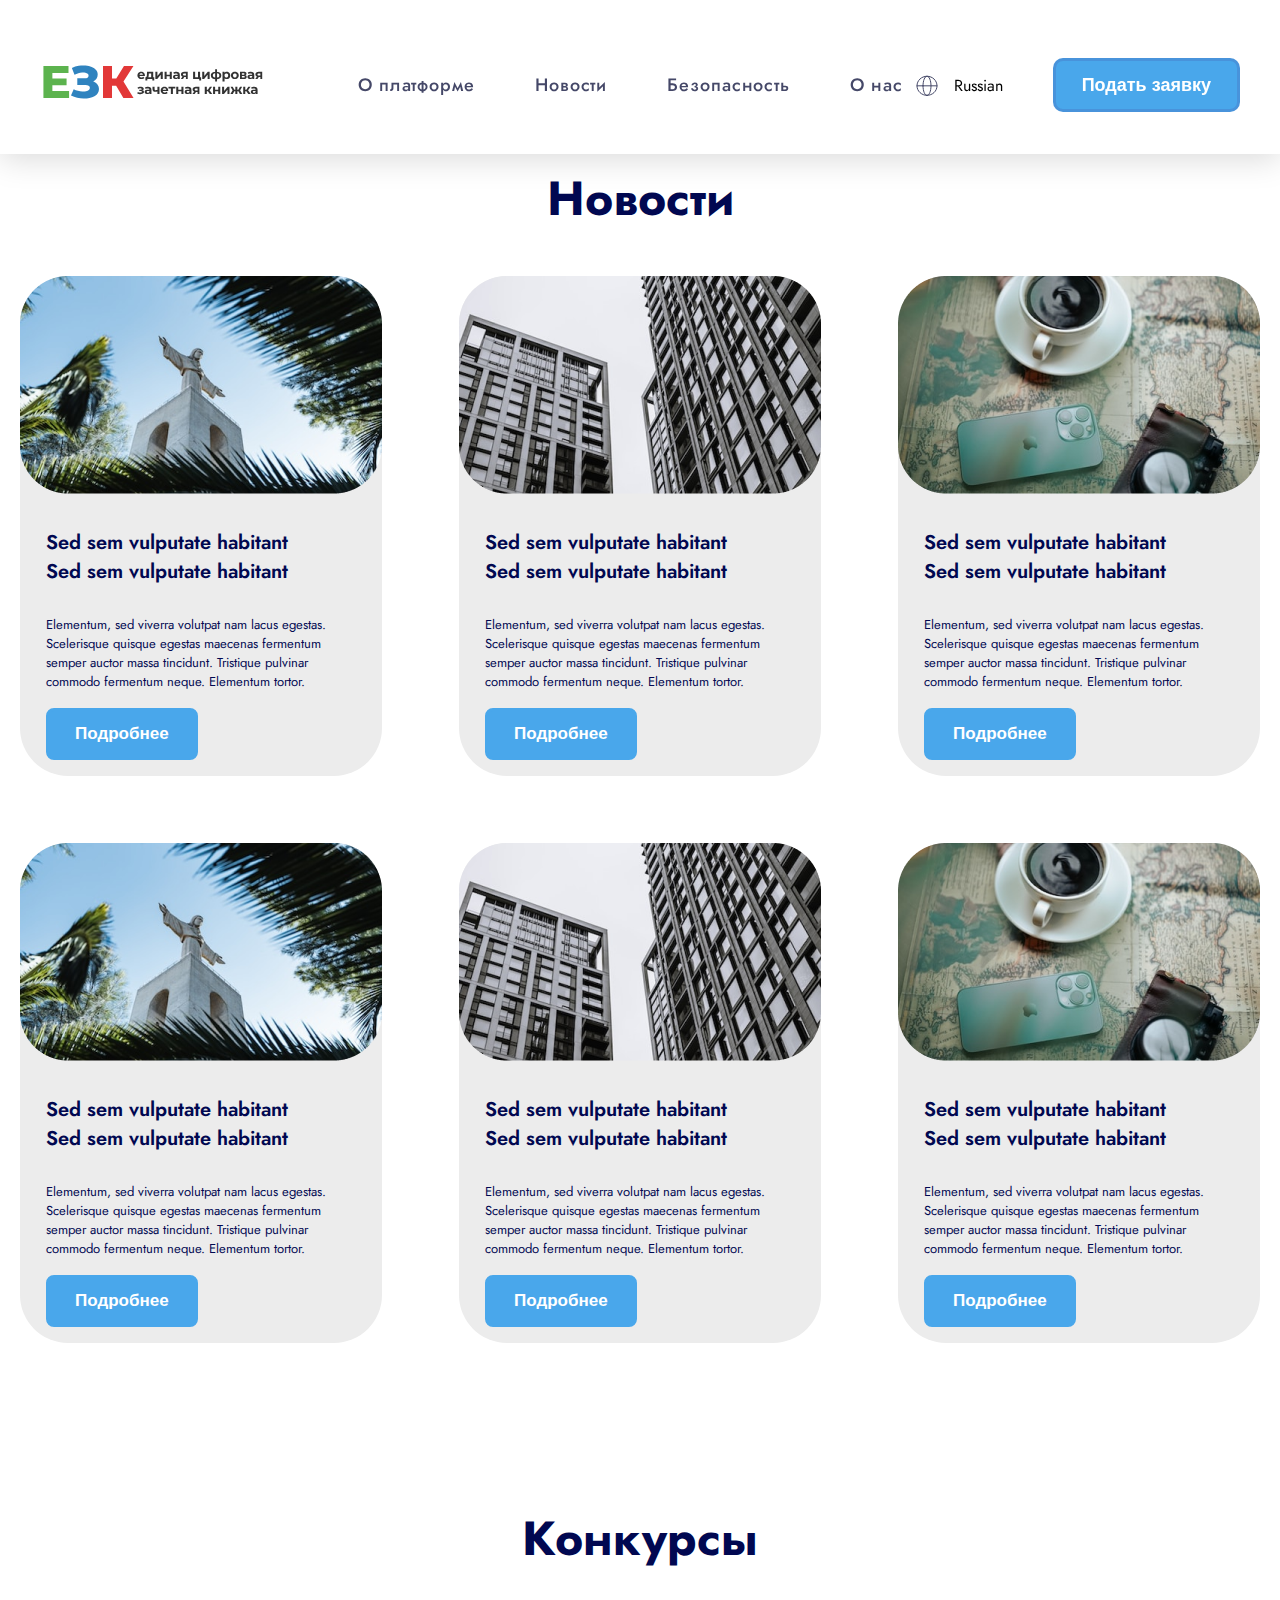
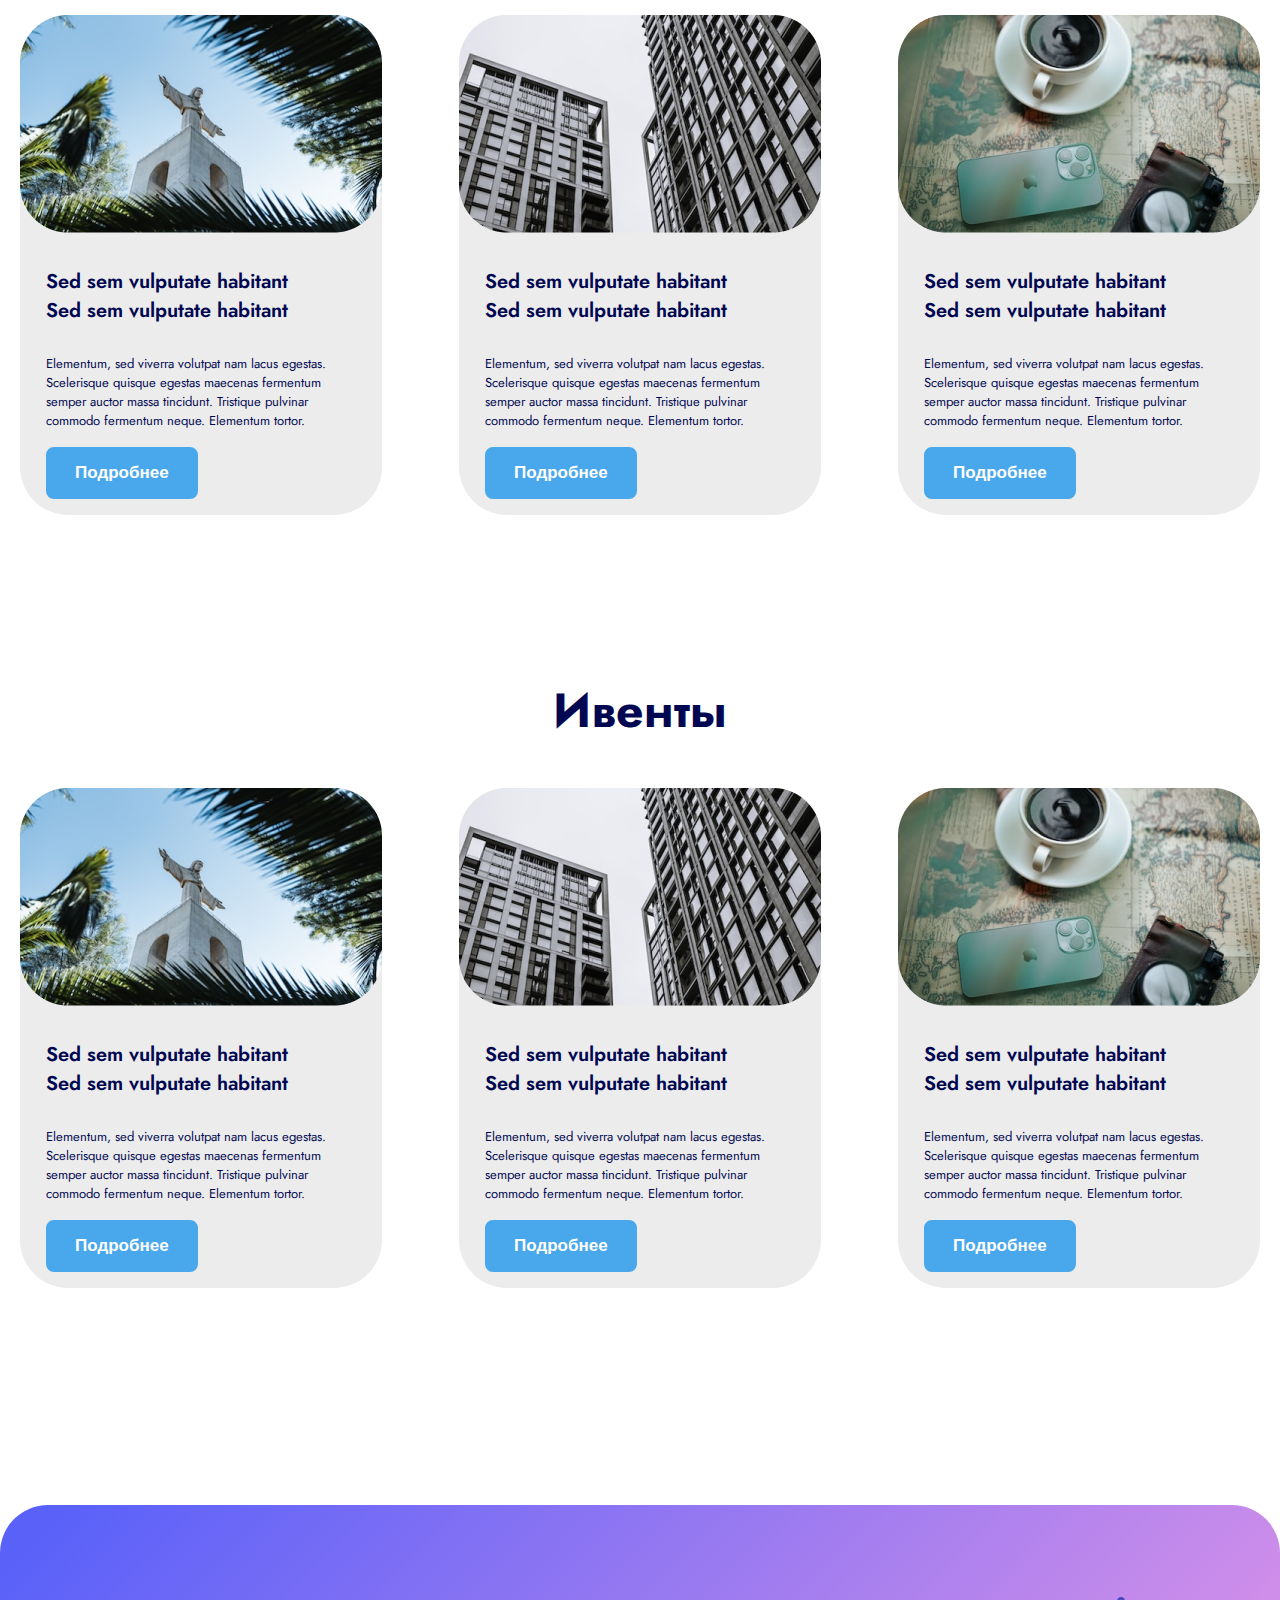
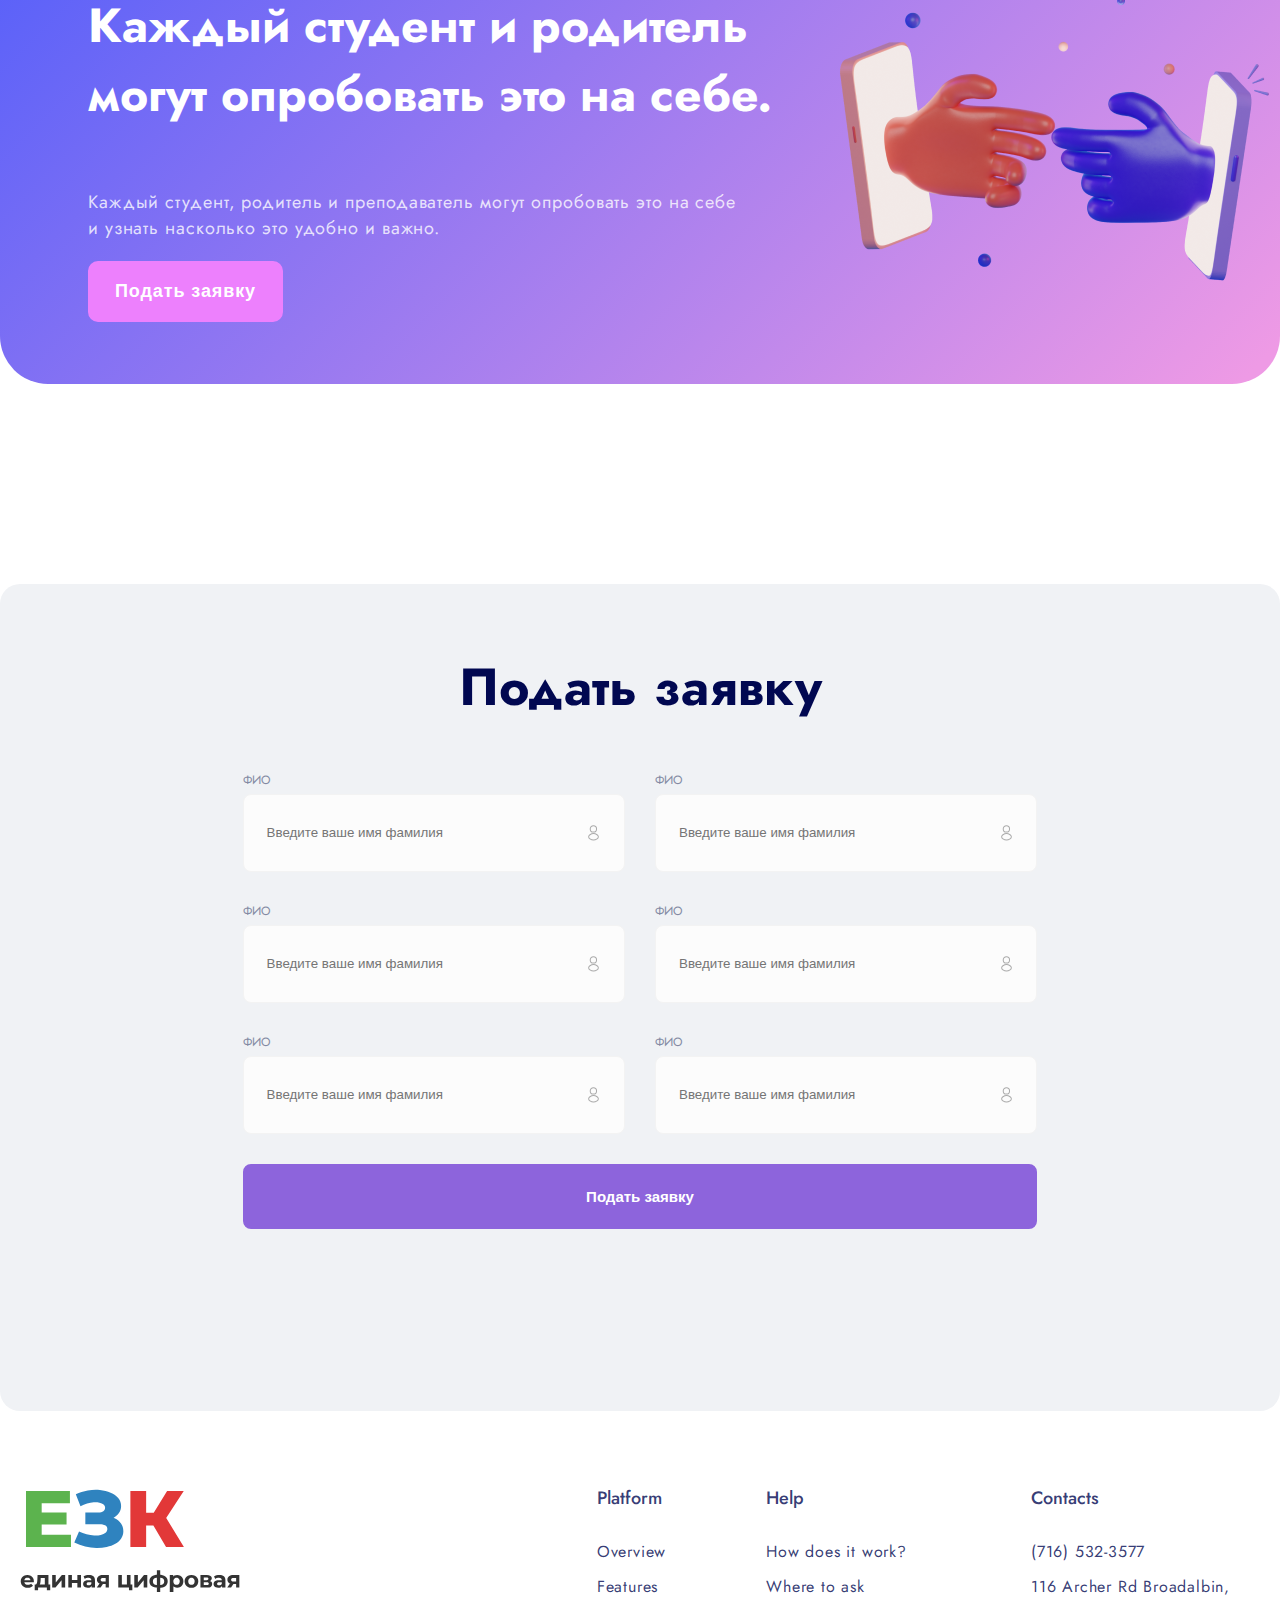
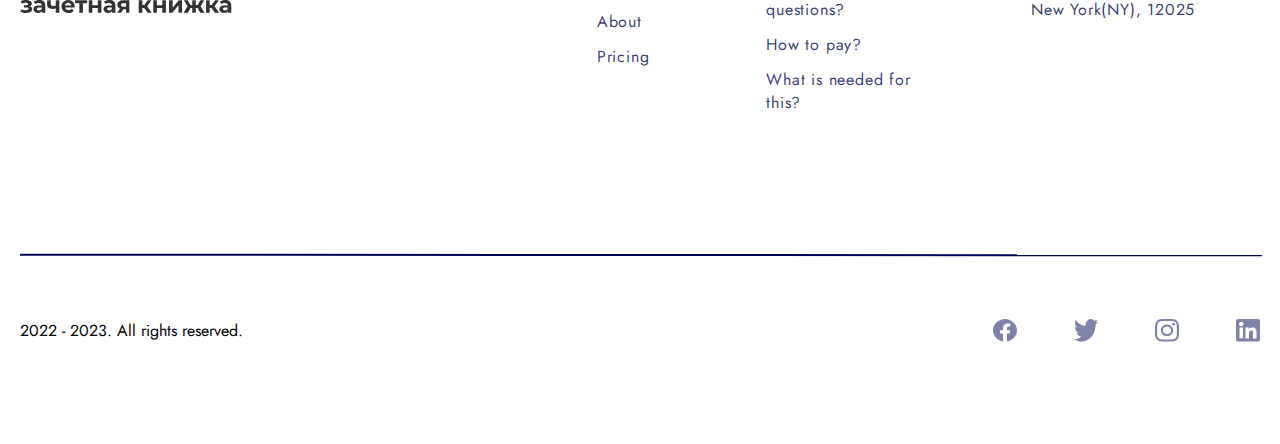
<file: pages/News.html>
<!DOCTYPE html>
<html lang="en">
  <head>
    <meta charset="UTF-8" />
    <meta http-equiv="X-UA-Compatible" content="IE=edge" />
    <meta name="viewport" content="width=device-width, initial-scale=1.0" />
    <title>Document</title>
    <link rel="stylesheet" href="../css/index.css" />
  </head>
  <body>
    <header class="header">
      <div class="header__content">
        <div class="header__box">
          <div class="header__fix">
            <a href="../index.html">
              <svg
                width="225"
                height="50"
                viewBox="0 0 225 50"
                fill="none"
                xmlns="http://www.w3.org/2000/svg"
                class="header__logo"
              >
                <path
                  d="M11.7355 21.4105H26.576V28.1686H11.7355V21.4105ZM12.3747 34.0135H29.0875V41H3.42474V9.03574H28.4939V16.0222H12.3747V34.0135Z"
                  fill="#5CB34E"
                />
                <path
                  d="M30.9964 38.5342L33.6905 32.187C35.0604 32.8872 36.4912 33.4199 37.9829 33.7852C39.4746 34.1505 40.9206 34.3636 42.3209 34.4245C43.7212 34.4854 44.9846 34.3941 46.1109 34.1505C47.2677 33.8765 48.181 33.4656 48.8507 32.9176C49.5205 32.3696 49.8553 31.6543 49.8553 30.7714C49.8553 29.7973 49.4444 29.0971 48.6224 28.6709C47.8309 28.2143 46.7807 27.986 45.4717 27.986H37.2979V21.3648H44.741C45.9587 21.3648 46.9024 21.1213 47.5722 20.6342C48.2419 20.1471 48.5768 19.4926 48.5768 18.6707C48.5768 17.8792 48.2876 17.2551 47.7092 16.7985C47.1308 16.3114 46.3545 15.9765 45.3803 15.7939C44.4062 15.5808 43.3103 15.5047 42.0926 15.5656C40.8749 15.6265 39.6115 15.8548 38.3025 16.2505C36.9935 16.6158 35.7302 17.1181 34.5125 17.7574L31.864 10.9993C34.0254 9.93378 36.2934 9.20317 38.6678 8.80742C41.0423 8.41167 43.3559 8.32035 45.6087 8.53344C47.8614 8.74654 49.901 9.24883 51.7275 10.0403C53.5541 10.8014 55.0001 11.8212 56.0655 13.0998C57.1614 14.3783 57.7094 15.8852 57.7094 17.6204C57.7094 19.1425 57.2984 20.4972 56.4765 21.6845C55.6546 22.8717 54.5434 23.8002 53.1431 24.4699C51.7427 25.1396 50.1293 25.4745 48.3028 25.4745L48.5311 23.5566C50.6316 23.5566 52.4581 23.922 54.0107 24.6526C55.5937 25.3832 56.8114 26.3878 57.6637 27.6663C58.5466 28.9145 58.988 30.3605 58.988 32.0043C58.988 33.5569 58.577 34.942 57.7551 36.1597C56.9636 37.3469 55.8524 38.3515 54.4217 39.1735C52.9909 39.9954 51.347 40.6043 49.49 41C47.6635 41.4262 45.7 41.6241 43.5995 41.5936C41.499 41.5936 39.368 41.3349 37.2066 40.8173C35.0757 40.2998 33.0056 39.5388 30.9964 38.5342Z"
                  fill="#2F83BF"
                />
                <path
                  d="M83.375 41L74.3793 25.7941L81.6398 21.5018L93.5579 41H83.375ZM63.0092 41V9.03574H72.0049V41H63.0092ZM69.402 28.7623V21.4561H81.0005V28.7623H69.402ZM82.5074 25.9768L74.151 25.0635L83.9686 9.03574H93.4666L82.5074 25.9768Z"
                  fill="#E23838"
                />
                <path
                  d="M101.484 22.1061C100.67 22.1061 99.954 21.9469 99.3349 21.6285C98.7246 21.3101 98.2515 20.8768 97.9154 20.3284C97.5793 19.7712 97.4113 19.1389 97.4113 18.4313C97.4113 17.7149 97.5749 17.0826 97.9021 16.5342C98.2382 15.977 98.6937 15.5437 99.2686 15.2341C99.8434 14.9157 100.493 14.7565 101.219 14.7565C101.917 14.7565 102.545 14.9069 103.103 15.2076C103.669 15.4995 104.115 15.924 104.442 16.4812C104.77 17.0295 104.933 17.6884 104.933 18.4579C104.933 18.5375 104.929 18.6303 104.92 18.7365C104.911 18.8338 104.902 18.9266 104.894 19.0151H99.0961V17.8078H103.806L103.01 18.166C103.01 17.7945 102.935 17.4717 102.784 17.1976C102.634 16.9234 102.426 16.7111 102.161 16.5608C101.895 16.4016 101.586 16.322 101.232 16.322C100.878 16.322 100.564 16.4016 100.29 16.5608C100.025 16.7111 99.8169 16.9278 99.6665 17.2108C99.5162 17.485 99.441 17.8122 99.441 18.1925V18.5109C99.441 18.9001 99.525 19.245 99.6931 19.5457C99.87 19.8376 100.113 20.0631 100.423 20.2223C100.741 20.3727 101.113 20.4478 101.537 20.4478C101.917 20.4478 102.249 20.3903 102.532 20.2754C102.824 20.1604 103.089 19.9879 103.328 19.758L104.429 20.952C104.102 21.3234 103.691 21.6109 103.195 21.8143C102.7 22.0088 102.13 22.1061 101.484 22.1061ZM111.164 21.0714V16.5608H108.83L108.79 17.4762C108.772 17.8565 108.75 18.2191 108.723 18.564C108.697 18.9089 108.644 19.2229 108.564 19.5059C108.494 19.7801 108.387 20.0145 108.246 20.209C108.104 20.3948 107.914 20.523 107.675 20.5938L105.632 20.3019C105.889 20.3019 106.097 20.2267 106.256 20.0764C106.415 19.9172 106.539 19.7005 106.627 19.4263C106.716 19.1433 106.782 18.8249 106.826 18.4711C106.871 18.1085 106.902 17.7282 106.919 17.3302L107.012 14.8627H113.234V21.0714H111.164ZM105.394 23.5389V20.3019H114.256V23.5389H112.332V22H107.317V23.5389H105.394ZM115.359 22V14.8627H117.415V19.1079L120.891 14.8627H122.788V22H120.732V17.7547L117.269 22H115.359ZM124.579 22V14.8627H126.635V17.6486H129.739V14.8627H131.809V22H129.739V19.3335H126.635V22H124.579ZM137.863 22V20.607L137.73 20.3019V17.8078C137.73 17.3656 137.593 17.0207 137.319 16.773C137.053 16.5254 136.642 16.4016 136.085 16.4016C135.705 16.4016 135.329 16.4635 134.957 16.5873C134.595 16.7023 134.285 16.8615 134.029 17.0649L133.286 15.6189C133.675 15.3447 134.144 15.1324 134.692 14.9821C135.24 14.8317 135.798 14.7565 136.364 14.7565C137.451 14.7565 138.296 15.013 138.897 15.526C139.499 16.039 139.8 16.8394 139.8 17.9272V22H137.863ZM135.687 22.1061C135.13 22.1061 134.652 22.0133 134.254 21.8275C133.856 21.633 133.551 21.3721 133.339 21.0448C133.127 20.7176 133.02 20.3505 133.02 19.9437C133.02 19.5192 133.122 19.1477 133.326 18.8293C133.538 18.5109 133.87 18.2633 134.321 18.0864C134.772 17.9007 135.36 17.8078 136.085 17.8078H137.982V19.0151H136.311C135.824 19.0151 135.488 19.0947 135.302 19.2539C135.125 19.413 135.037 19.612 135.037 19.8508C135.037 20.1162 135.139 20.3284 135.342 20.4876C135.554 20.638 135.842 20.7132 136.204 20.7132C136.549 20.7132 136.859 20.6336 137.133 20.4744C137.407 20.3063 137.606 20.0631 137.73 19.7447L138.048 20.6999C137.898 21.1598 137.624 21.5091 137.226 21.7479C136.828 21.9867 136.315 22.1061 135.687 22.1061ZM145.896 22V19.6253L146.188 19.957H144.211C143.185 19.957 142.38 19.7447 141.796 19.3202C141.213 18.8957 140.921 18.2854 140.921 17.4894C140.921 16.6404 141.226 15.9903 141.836 15.5393C142.455 15.0882 143.287 14.8627 144.33 14.8627H147.74V22H145.896ZM140.815 22L142.712 19.2804H144.821L143.017 22H140.815ZM145.896 18.9885V16.0168L146.188 16.5475H144.37C143.946 16.5475 143.614 16.6271 143.375 16.7863C143.145 16.9455 143.03 17.202 143.03 17.5558C143.03 18.2368 143.468 18.5773 144.344 18.5773H146.188L145.896 18.9885ZM153.088 22V14.8627H155.144V20.3019H158.023V14.8627H160.093V22H153.088ZM159.204 23.5389V21.9735L159.681 22H158.023V20.3019H161.127V23.5389H159.204ZM162.23 22V14.8627H164.286V19.1079L167.762 14.8627H169.659V22H167.603V17.7547L164.14 22H162.23ZM176.252 22.1592C176.234 22.1592 176.186 22.1592 176.106 22.1592C176.026 22.1592 175.951 22.1592 175.88 22.1592C175.81 22.1592 175.761 22.1592 175.734 22.1592C174.187 22.1327 172.988 21.801 172.139 21.1642C171.29 20.5274 170.866 19.6076 170.866 18.4048C170.866 17.2197 171.286 16.3176 172.126 15.6985C172.975 15.0705 174.191 14.7521 175.774 14.7433C175.792 14.7433 175.836 14.7433 175.907 14.7433C175.987 14.7433 176.062 14.7433 176.132 14.7433C176.203 14.7433 176.247 14.7433 176.265 14.7433C177.866 14.7433 179.104 15.0528 179.98 15.6719C180.864 16.291 181.306 17.202 181.306 18.4048C181.306 19.6253 180.864 20.5584 179.98 21.204C179.104 21.8408 177.862 22.1592 176.252 22.1592ZM176.186 20.5672C176.92 20.5672 177.517 20.4921 177.977 20.3417C178.436 20.1825 178.772 19.9437 178.985 19.6253C179.206 19.2981 179.316 18.8912 179.316 18.4048C179.316 17.9361 179.21 17.5513 178.998 17.2506C178.786 16.9411 178.445 16.7111 177.977 16.5608C177.517 16.4104 176.92 16.3352 176.186 16.3352C176.159 16.3352 176.106 16.3352 176.026 16.3352C175.947 16.3352 175.894 16.3352 175.867 16.3352C175.16 16.3352 174.585 16.4148 174.143 16.574C173.7 16.7332 173.377 16.9632 173.174 17.2639C172.971 17.5646 172.869 17.9449 172.869 18.4048C172.869 18.8824 172.971 19.2804 173.174 19.5988C173.377 19.9172 173.7 20.156 174.143 20.3152C174.585 20.4744 175.16 20.5584 175.867 20.5672C175.894 20.5672 175.947 20.5672 176.026 20.5672C176.106 20.5672 176.159 20.5672 176.186 20.5672ZM175.137 24.5737V12.1563H177.035V24.5737H175.137ZM186.714 22.1061C186.113 22.1061 185.587 21.9735 185.135 21.7081C184.684 21.4428 184.331 21.0404 184.074 20.5009C183.827 19.9526 183.703 19.2627 183.703 18.4313C183.703 17.5911 183.822 16.9013 184.061 16.3618C184.3 15.8223 184.645 15.4199 185.096 15.1545C185.547 14.8892 186.086 14.7565 186.714 14.7565C187.386 14.7565 187.988 14.9113 188.518 15.2209C189.058 15.5216 189.482 15.9461 189.792 16.4944C190.11 17.0428 190.27 17.6884 190.27 18.4313C190.27 19.1831 190.11 19.8332 189.792 20.3815C189.482 20.9298 189.058 21.3544 188.518 21.6551C187.988 21.9558 187.386 22.1061 186.714 22.1061ZM182.495 24.5737V14.8627H184.472V16.322L184.432 18.4446L184.565 20.554V24.5737H182.495ZM186.356 20.408C186.701 20.408 187.006 20.3284 187.271 20.1692C187.546 20.01 187.762 19.7845 187.921 19.4926C188.089 19.1919 188.174 18.8382 188.174 18.4313C188.174 18.0157 188.089 17.6619 187.921 17.37C187.762 17.0782 187.546 16.8526 187.271 16.6934C187.006 16.5342 186.701 16.4546 186.356 16.4546C186.011 16.4546 185.702 16.5342 185.427 16.6934C185.153 16.8526 184.936 17.0782 184.777 17.37C184.618 17.6619 184.539 18.0157 184.539 18.4313C184.539 18.8382 184.618 19.1919 184.777 19.4926C184.936 19.7845 185.153 20.01 185.427 20.1692C185.702 20.3284 186.011 20.408 186.356 20.408ZM194.864 22.1061C194.104 22.1061 193.427 21.9469 192.834 21.6285C192.251 21.3101 191.786 20.8768 191.441 20.3284C191.105 19.7712 190.937 19.1389 190.937 18.4313C190.937 17.7149 191.105 17.0826 191.441 16.5342C191.786 15.977 192.251 15.5437 192.834 15.2341C193.427 14.9157 194.104 14.7565 194.864 14.7565C195.616 14.7565 196.288 14.9157 196.881 15.2341C197.473 15.5437 197.938 15.9726 198.274 16.521C198.61 17.0693 198.778 17.7061 198.778 18.4313C198.778 19.1389 198.61 19.7712 198.274 20.3284C197.938 20.8768 197.473 21.3101 196.881 21.6285C196.288 21.9469 195.616 22.1061 194.864 22.1061ZM194.864 20.408C195.209 20.408 195.519 20.3284 195.793 20.1692C196.067 20.01 196.284 19.7845 196.443 19.4926C196.602 19.1919 196.682 18.8382 196.682 18.4313C196.682 18.0157 196.602 17.6619 196.443 17.37C196.284 17.0782 196.067 16.8526 195.793 16.6934C195.519 16.5342 195.209 16.4546 194.864 16.4546C194.519 16.4546 194.21 16.5342 193.936 16.6934C193.661 16.8526 193.44 17.0782 193.272 17.37C193.113 17.6619 193.033 18.0157 193.033 18.4313C193.033 18.8382 193.113 19.1919 193.272 19.4926C193.44 19.7845 193.661 20.01 193.936 20.1692C194.21 20.3284 194.519 20.408 194.864 20.408ZM200.002 22V14.8627H203.651C204.544 14.8627 205.242 15.0263 205.747 15.3535C206.251 15.6719 206.503 16.123 206.503 16.7067C206.503 17.2904 206.264 17.7503 205.786 18.0864C205.318 18.4136 204.694 18.5773 203.916 18.5773L204.128 18.0997C204.995 18.0997 205.64 18.2589 206.065 18.5773C206.498 18.8957 206.715 19.36 206.715 19.9702C206.715 20.5982 206.476 21.0935 205.999 21.4561C205.521 21.8187 204.791 22 203.81 22H200.002ZM201.899 20.5938H203.637C204.018 20.5938 204.301 20.5319 204.486 20.408C204.681 20.2754 204.778 20.0764 204.778 19.811C204.778 19.5369 204.69 19.3379 204.513 19.2141C204.336 19.0814 204.057 19.0151 203.677 19.0151H201.899V20.5938ZM201.899 17.7945H203.465C203.827 17.7945 204.097 17.7282 204.274 17.5956C204.46 17.4629 204.553 17.2727 204.553 17.0251C204.553 16.7686 204.46 16.5785 204.274 16.4546C204.097 16.3308 203.827 16.2689 203.465 16.2689H201.899V17.7945ZM212.328 22V20.607L212.195 20.3019V17.8078C212.195 17.3656 212.058 17.0207 211.784 16.773C211.518 16.5254 211.107 16.4016 210.55 16.4016C210.17 16.4016 209.794 16.4635 209.422 16.5873C209.06 16.7023 208.75 16.8615 208.494 17.0649L207.751 15.6189C208.14 15.3447 208.609 15.1324 209.157 14.9821C209.705 14.8317 210.263 14.7565 210.829 14.7565C211.916 14.7565 212.761 15.013 213.362 15.526C213.964 16.039 214.265 16.8394 214.265 17.9272V22H212.328ZM210.152 22.1061C209.595 22.1061 209.117 22.0133 208.719 21.8275C208.321 21.633 208.016 21.3721 207.804 21.0448C207.592 20.7176 207.485 20.3505 207.485 19.9437C207.485 19.5192 207.587 19.1477 207.791 18.8293C208.003 18.5109 208.335 18.2633 208.786 18.0864C209.237 17.9007 209.825 17.8078 210.55 17.8078H212.447V19.0151H210.776C210.289 19.0151 209.953 19.0947 209.767 19.2539C209.59 19.413 209.502 19.612 209.502 19.8508C209.502 20.1162 209.604 20.3284 209.807 20.4876C210.019 20.638 210.307 20.7132 210.669 20.7132C211.014 20.7132 211.324 20.6336 211.598 20.4744C211.872 20.3063 212.071 20.0631 212.195 19.7447L212.513 20.6999C212.363 21.1598 212.089 21.5091 211.691 21.7479C211.293 21.9867 210.78 22.1061 210.152 22.1061ZM220.361 22V19.6253L220.653 19.957H218.676C217.65 19.957 216.845 19.7447 216.261 19.3202C215.678 18.8957 215.386 18.2854 215.386 17.4894C215.386 16.6404 215.691 15.9903 216.301 15.5393C216.92 15.0882 217.752 14.8627 218.795 14.8627H222.205V22H220.361ZM215.28 22L217.177 19.2804H219.286L217.482 22H215.28ZM220.361 18.9885V16.0168L220.653 16.5475H218.835C218.411 16.5475 218.079 16.6271 217.84 16.7863C217.61 16.9455 217.495 17.202 217.495 17.5558C217.495 18.2368 217.933 18.5773 218.809 18.5773H220.653L220.361 18.9885ZM100.409 37.1327C101.082 37.1327 101.683 37.0442 102.214 36.8673C102.753 36.6816 103.178 36.4207 103.487 36.0846C103.806 35.7397 103.965 35.3373 103.965 34.8774C103.965 34.3379 103.739 33.9133 103.288 33.6038C102.837 33.2854 102.218 33.1262 101.431 33.1262L101.378 33.5375C101.829 33.5375 102.236 33.4623 102.598 33.3119C102.961 33.1527 103.244 32.9361 103.447 32.6619C103.66 32.3877 103.766 32.0782 103.766 31.7332C103.766 31.2999 103.611 30.9328 103.302 30.6321C103.001 30.3314 102.585 30.1015 102.055 29.9423C101.524 29.7831 100.927 29.7123 100.264 29.73C99.8125 29.7389 99.357 29.8008 98.8971 29.9157C98.4372 30.0307 97.9729 30.1855 97.5041 30.3801L98.0082 31.8128C98.4062 31.6536 98.7954 31.5342 99.1757 31.4546C99.556 31.3662 99.923 31.322 100.277 31.322C100.586 31.322 100.843 31.3529 101.046 31.4148C101.25 31.4679 101.404 31.5475 101.511 31.6536C101.617 31.7598 101.67 31.888 101.67 32.0384C101.67 32.1799 101.626 32.3037 101.537 32.4098C101.458 32.5071 101.334 32.5823 101.166 32.6354C100.998 32.6884 100.794 32.7149 100.555 32.7149H99.2686V34.0018H100.728C101.099 34.0018 101.382 34.0637 101.577 34.1875C101.771 34.3025 101.869 34.475 101.869 34.7049C101.869 34.8818 101.807 35.0321 101.683 35.156C101.559 35.2798 101.378 35.3771 101.139 35.4478C100.909 35.5097 100.635 35.5407 100.317 35.5407C99.8744 35.5407 99.4366 35.4965 99.0032 35.408C98.5787 35.3107 98.1851 35.1737 97.8225 34.9968L97.2653 36.4428C97.7252 36.6728 98.2249 36.8452 98.7644 36.9602C99.3128 37.0752 99.8611 37.1327 100.409 37.1327ZM109.517 37V35.607L109.385 35.3019V32.8078C109.385 32.3656 109.247 32.0207 108.973 31.773C108.708 31.5254 108.297 31.4016 107.739 31.4016C107.359 31.4016 106.983 31.4635 106.612 31.5873C106.249 31.7023 105.94 31.8615 105.683 32.0649L104.94 30.6189C105.329 30.3447 105.798 30.1324 106.346 29.9821C106.895 29.8317 107.452 29.7565 108.018 29.7565C109.106 29.7565 109.951 30.013 110.552 30.526C111.153 31.039 111.454 31.8394 111.454 32.9272V37H109.517ZM107.341 37.1061C106.784 37.1061 106.307 37.0133 105.909 36.8275C105.511 36.633 105.206 36.3721 104.993 36.0448C104.781 35.7176 104.675 35.3505 104.675 34.9437C104.675 34.5192 104.777 34.1477 104.98 33.8293C105.192 33.5109 105.524 33.2633 105.975 33.0864C106.426 32.9007 107.014 32.8078 107.739 32.8078H109.637V34.0151H107.965C107.479 34.0151 107.142 34.0947 106.957 34.2539C106.78 34.413 106.691 34.612 106.691 34.8508C106.691 35.1162 106.793 35.3284 106.997 35.4876C107.209 35.638 107.496 35.7132 107.859 35.7132C108.204 35.7132 108.513 35.6336 108.788 35.4744C109.062 35.3063 109.261 35.0631 109.385 34.7447L109.703 35.6999C109.553 36.1598 109.278 36.5091 108.88 36.7479C108.482 36.9867 107.969 37.1061 107.341 37.1061ZM117.55 34.2671C117.258 34.4263 116.936 34.5546 116.582 34.6518C116.228 34.7491 115.839 34.7978 115.414 34.7978C114.477 34.7978 113.756 34.5855 113.252 34.161C112.748 33.7276 112.496 33.0422 112.496 32.1047V29.8627H114.565V31.972C114.565 32.4142 114.68 32.7326 114.91 32.9272C115.14 33.1129 115.463 33.2058 115.879 33.2058C116.179 33.2058 116.467 33.1704 116.741 33.0997C117.024 33.0289 117.294 32.9272 117.55 32.7945V34.2671ZM117.404 37V29.8627H119.474V37H117.404ZM124.751 37.1061C123.937 37.1061 123.221 36.9469 122.602 36.6285C121.992 36.3101 121.518 35.8768 121.182 35.3284C120.846 34.7712 120.678 34.1389 120.678 33.4313C120.678 32.7149 120.842 32.0826 121.169 31.5342C121.505 30.977 121.961 30.5437 122.536 30.2341C123.11 29.9157 123.76 29.7565 124.486 29.7565C125.184 29.7565 125.812 29.9069 126.37 30.2076C126.936 30.4995 127.382 30.924 127.709 31.4812C128.037 32.0295 128.2 32.6884 128.2 33.4579C128.2 33.5375 128.196 33.6303 128.187 33.7365C128.178 33.8338 128.169 33.9266 128.161 34.0151H122.363V32.8078H127.073L126.277 33.166C126.277 32.7945 126.202 32.4717 126.051 32.1976C125.901 31.9234 125.693 31.7111 125.428 31.5608C125.162 31.4016 124.853 31.322 124.499 31.322C124.145 31.322 123.831 31.4016 123.557 31.5608C123.292 31.7111 123.084 31.9278 122.934 32.2108C122.783 32.485 122.708 32.8122 122.708 33.1925V33.5109C122.708 33.9001 122.792 34.245 122.96 34.5457C123.137 34.8376 123.38 35.0631 123.69 35.2223C124.008 35.3727 124.38 35.4478 124.804 35.4478C125.184 35.4478 125.516 35.3903 125.799 35.2754C126.091 35.1604 126.356 34.9879 126.595 34.758L127.696 35.952C127.369 36.3234 126.958 36.6109 126.462 36.8143C125.967 37.0088 125.397 37.1061 124.751 37.1061ZM130.867 37V31.0832L131.331 31.5608H128.453V29.8627H135.338V31.5608H132.459L132.923 31.0832V37H130.867ZM136.242 37V29.8627H138.298V32.6486H141.403V29.8627H143.472V37H141.403V34.3335H138.298V37H136.242ZM149.526 37V35.607L149.394 35.3019V32.8078C149.394 32.3656 149.257 32.0207 148.982 31.773C148.717 31.5254 148.306 31.4016 147.749 31.4016C147.368 31.4016 146.992 31.4635 146.621 31.5873C146.258 31.7023 145.949 31.8615 145.692 32.0649L144.949 30.6189C145.339 30.3447 145.807 30.1324 146.356 29.9821C146.904 29.8317 147.461 29.7565 148.027 29.7565C149.115 29.7565 149.96 30.013 150.561 30.526C151.162 31.039 151.463 31.8394 151.463 32.9272V37H149.526ZM147.351 37.1061C146.793 37.1061 146.316 37.0133 145.918 36.8275C145.52 36.633 145.215 36.3721 145.002 36.0448C144.79 35.7176 144.684 35.3505 144.684 34.9437C144.684 34.5192 144.786 34.1477 144.989 33.8293C145.201 33.5109 145.533 33.2633 145.984 33.0864C146.435 32.9007 147.023 32.8078 147.749 32.8078H149.646V34.0151H147.974C147.488 34.0151 147.152 34.0947 146.966 34.2539C146.789 34.413 146.701 34.612 146.701 34.8508C146.701 35.1162 146.802 35.3284 147.006 35.4876C147.218 35.638 147.505 35.7132 147.868 35.7132C148.213 35.7132 148.522 35.6336 148.797 35.4744C149.071 35.3063 149.27 35.0631 149.394 34.7447L149.712 35.6999C149.562 36.1598 149.287 36.5091 148.889 36.7479C148.491 36.9867 147.979 37.1061 147.351 37.1061ZM157.559 37V34.6253L157.851 34.957H155.874C154.849 34.957 154.044 34.7447 153.46 34.3202C152.876 33.8957 152.584 33.2854 152.584 32.4894C152.584 31.6404 152.89 30.9903 153.5 30.5393C154.119 30.0882 154.95 29.8627 155.994 29.8627H159.403V37H157.559ZM152.478 37L154.375 34.2804H156.485L154.68 37H152.478ZM157.559 33.9885V31.0168L157.851 31.5475H156.034C155.609 31.5475 155.277 31.6271 155.039 31.7863C154.809 31.9455 154.694 32.202 154.694 32.5558C154.694 33.2368 155.132 33.5773 156.007 33.5773H157.851L157.559 33.9885ZM169.806 37L167.418 33.6171L169.103 32.6221L172.247 37H169.806ZM164.751 37V29.8627H166.821V37H164.751ZM166.211 34.2937V32.6354H168.705V34.2937H166.211ZM169.302 33.6701L167.365 33.4579L169.872 29.8627H172.075L169.302 33.6701ZM173.064 37V29.8627H175.12V32.6486H178.225V29.8627H180.294V37H178.225V34.3335H175.12V37H173.064ZM182.077 37V29.8627H184.133V34.1079L187.609 29.8627H189.506V37H187.449V32.7547L183.987 37H182.077ZM199.88 37L197.982 33.6171L199.654 32.6221L202.334 37H199.88ZM196.762 34.2937V32.6354H199.243V34.2937H196.762ZM199.866 33.6701L197.916 33.4579L199.972 29.8627H202.161L199.866 33.6701ZM192.822 37H190.381L193.047 32.6221L194.719 33.6171L192.822 37ZM197.372 37H195.329V29.8627H197.372V37ZM195.939 34.2937H193.472V32.6354H195.939V34.2937ZM192.835 33.6701L190.54 29.8627H192.729L194.772 33.4579L192.835 33.6701ZM208.265 37L205.877 33.6171L207.562 32.6221L210.706 37H208.265ZM203.211 37V29.8627H205.28V37H203.211ZM204.67 34.2937V32.6354H207.164V34.2937H204.67ZM207.761 33.6701L205.824 33.4579L208.331 29.8627H210.534L207.761 33.6701ZM215.666 37V35.607L215.533 35.3019V32.8078C215.533 32.3656 215.396 32.0207 215.122 31.773C214.856 31.5254 214.445 31.4016 213.888 31.4016C213.508 31.4016 213.132 31.4635 212.76 31.5873C212.398 31.7023 212.088 31.8615 211.832 32.0649L211.089 30.6189C211.478 30.3447 211.947 30.1324 212.495 29.9821C213.043 29.8317 213.6 29.7565 214.166 29.7565C215.254 29.7565 216.099 30.013 216.7 30.526C217.302 31.039 217.602 31.8394 217.602 32.9272V37H215.666ZM213.49 37.1061C212.933 37.1061 212.455 37.0133 212.057 36.8275C211.659 36.633 211.354 36.3721 211.142 36.0448C210.929 35.7176 210.823 35.3505 210.823 34.9437C210.823 34.5192 210.925 34.1477 211.128 33.8293C211.341 33.5109 211.672 33.2633 212.123 33.0864C212.574 32.9007 213.163 32.8078 213.888 32.8078H215.785V34.0151H214.113C213.627 34.0151 213.291 34.0947 213.105 34.2539C212.928 34.413 212.84 34.612 212.84 34.8508C212.84 35.1162 212.942 35.3284 213.145 35.4876C213.357 35.638 213.645 35.7132 214.007 35.7132C214.352 35.7132 214.662 35.6336 214.936 35.4744C215.21 35.3063 215.409 35.0631 215.533 34.7447L215.851 35.6999C215.701 36.1598 215.427 36.5091 215.029 36.7479C214.631 36.9867 214.118 37.1061 213.49 37.1061Z"
                  fill="black"
                  fill-opacity="0.8"
                />
              </svg>
            </a>
          </div>
          <ul>
            <li><a href="./AboutPlatform.html">О платформе</a></li>
            <li><a href="./News.html">Новости</a></li>
            <li><a href="./Security.html">Безопасность</a></li>
            <li><a href="./AboutUs.html">О нас</a></li>
          </ul>
        </div>
        <div class="header__block">
          <div>
            <svg
              width="22"
              height="21"
              viewBox="0 0 22 21"
              fill="none"
              xmlns="http://www.w3.org/2000/svg"
            >
              <path
                d="M11 20.3771C16.5228 20.3771 21 16.1002 21 10.8243C21 5.54851 16.5228 1.27161 11 1.27161C5.47715 1.27161 1 5.54851 1 10.8243C1 16.1002 5.47715 20.3771 11 20.3771Z"
                stroke="#454868"
                stroke-linecap="round"
                stroke-linejoin="round"
              />
              <path
                d="M7.00006 10.8243C7.00006 16.1002 8.79092 20.3771 11.0001 20.3771C13.2092 20.3771 15.0001 16.1002 15.0001 10.8243C15.0001 5.54851 13.2092 1.27161 11.0001 1.27161C8.79092 1.27161 7.00006 5.54851 7.00006 10.8243Z"
                stroke="#454868"
                stroke-linecap="round"
                stroke-linejoin="round"
              />
              <path
                d="M1 10.8243H21"
                stroke="#454868"
                stroke-linecap="round"
                stroke-linejoin="round"
              />
            </svg>
            <p>Russian</p>
          </div>
          <button>Подать заявку</button>
        </div>
        <svg
          width="36"
          height="36"
          viewBox="0 0 36 36"
          fill="none"
          xmlns="http://www.w3.org/2000/svg"
          class="burgerBtn"
        >
          <rect width="36" height="36" rx="10" fill="#0099FF"></rect>
          <path
            d="M10 12L25 12M15.1562 17.625L25 17.625M10 23.25L25 23.25"
            stroke="white"
            stroke-width="1.5625"
            stroke-linecap="round"
          ></path>
        </svg>
      </div>
    </header>
    <div class="burger">
      <nav>
        <a href="./AboutPlatform.html" class="active"> О платформе </a>
        <a href="./News.html"> Новости </a>
        <a href="./Security.html">Безопасность</a>
        <a href="./AboutUs.html"> О нас </a>
      </nav>
      <div class="burger__bottom">
        <button>Подать заявку</button>
      </div>
    </div>
    <section style="margin-top: 170px;" class="news">
      <div class="container">
        <h2 class="title">Новости</h2>
        <div class="news__content">
          <div class="news__item">
            <img src="../img/news/img.png" alt="" />
            <div class="news__info">
              <h2>Sed sem vulputate habitant Sed sem vulputate habitant</h2>
              <p>
                Elementum, sed viverra volutpat nam lacus egestas. Scelerisque
                quisque egestas maecenas fermentum semper auctor massa
                tincidunt. Tristique pulvinar commodo fermentum neque. Elementum
                tortor.
              </p>
              <button>Подробнее</button>
            </div>
          </div>
          <div class="news__item">
            <img src="../img/news/img2.png" alt="" />
            <div class="news__info">
              <h2>Sed sem vulputate habitant Sed sem vulputate habitant</h2>
              <p>
                Elementum, sed viverra volutpat nam lacus egestas. Scelerisque
                quisque egestas maecenas fermentum semper auctor massa
                tincidunt. Tristique pulvinar commodo fermentum neque. Elementum
                tortor.
              </p>
              <button>Подробнее</button>
            </div>
          </div>
          <div class="news__item">
            <img src="../img/news/img3.png" alt="" />
            <div class="news__info">
              <h2>Sed sem vulputate habitant Sed sem vulputate habitant</h2>
              <p>
                Elementum, sed viverra volutpat nam lacus egestas. Scelerisque
                quisque egestas maecenas fermentum semper auctor massa
                tincidunt. Tristique pulvinar commodo fermentum neque. Elementum
                tortor.
              </p>
              <button>Подробнее</button>
            </div>
          </div>
          <div class="news__item">
            <img src="../img/news/img.png" alt="" />
            <div class="news__info">
              <h2>Sed sem vulputate habitant Sed sem vulputate habitant</h2>
              <p>
                Elementum, sed viverra volutpat nam lacus egestas. Scelerisque
                quisque egestas maecenas fermentum semper auctor massa
                tincidunt. Tristique pulvinar commodo fermentum neque. Elementum
                tortor.
              </p>
              <button>Подробнее</button>
            </div>
          </div>
          <div class="news__item">
            <img src="../img/news/img2.png" alt="" />
            <div class="news__info">
              <h2>Sed sem vulputate habitant Sed sem vulputate habitant</h2>
              <p>
                Elementum, sed viverra volutpat nam lacus egestas. Scelerisque
                quisque egestas maecenas fermentum semper auctor massa
                tincidunt. Tristique pulvinar commodo fermentum neque. Elementum
                tortor.
              </p>
              <button>Подробнее</button>
            </div>
          </div>
          <div class="news__item">
            <img src="../img/news/img3.png" alt="" />
            <div class="news__info">
              <h2>Sed sem vulputate habitant Sed sem vulputate habitant</h2>
              <p>
                Elementum, sed viverra volutpat nam lacus egestas. Scelerisque
                quisque egestas maecenas fermentum semper auctor massa
                tincidunt. Tristique pulvinar commodo fermentum neque. Elementum
                tortor.
              </p>
              <button>Подробнее</button>
            </div>
          </div>
        </div>
      </div>
    </section>
    <section class="news">
      <div class="container">
        <h2 class="title">Конкурсы</h2>
        <div class="news__content">
          <div class="news__item">
            <img src="../img/news/img.png" alt="" />
            <div class="news__info">
              <h2>Sed sem vulputate habitant Sed sem vulputate habitant</h2>
              <p>
                Elementum, sed viverra volutpat nam lacus egestas. Scelerisque
                quisque egestas maecenas fermentum semper auctor massa
                tincidunt. Tristique pulvinar commodo fermentum neque. Elementum
                tortor.
              </p>
              <button>Подробнее</button>
            </div>
          </div>
          <div class="news__item">
            <img src="../img/news/img2.png" alt="" />
            <div class="news__info">
              <h2>Sed sem vulputate habitant Sed sem vulputate habitant</h2>
              <p>
                Elementum, sed viverra volutpat nam lacus egestas. Scelerisque
                quisque egestas maecenas fermentum semper auctor massa
                tincidunt. Tristique pulvinar commodo fermentum neque. Elementum
                tortor.
              </p>
              <button>Подробнее</button>
            </div>
          </div>
          <div class="news__item">
            <img src="../img/news/img3.png" alt="" />
            <div class="news__info">
              <h2>Sed sem vulputate habitant Sed sem vulputate habitant</h2>
              <p>
                Elementum, sed viverra volutpat nam lacus egestas. Scelerisque
                quisque egestas maecenas fermentum semper auctor massa
                tincidunt. Tristique pulvinar commodo fermentum neque. Elementum
                tortor.
              </p>
              <button>Подробнее</button>
            </div>
          </div>
        </div>
      </div>
    </section>
    <section class="news">
      <div class="container">
        <h2 class="title">Ивенты</h2>
        <div class="news__content">
          <div class="news__item">
            <img src="../img/news/img.png" alt="" />
            <div class="news__info">
              <h2>Sed sem vulputate habitant Sed sem vulputate habitant</h2>
              <p>
                Elementum, sed viverra volutpat nam lacus egestas. Scelerisque
                quisque egestas maecenas fermentum semper auctor massa
                tincidunt. Tristique pulvinar commodo fermentum neque. Elementum
                tortor.
              </p>
              <button>Подробнее</button>
            </div>
          </div>
          <div class="news__item">
            <img src="../img/news/img2.png" alt="" />
            <div class="news__info">
              <h2>Sed sem vulputate habitant Sed sem vulputate habitant</h2>
              <p>
                Elementum, sed viverra volutpat nam lacus egestas. Scelerisque
                quisque egestas maecenas fermentum semper auctor massa
                tincidunt. Tristique pulvinar commodo fermentum neque. Elementum
                tortor.
              </p>
              <button>Подробнее</button>
            </div>
          </div>
          <div class="news__item">
            <img src="../img/news/img3.png" alt="" />
            <div class="news__info">
              <h2>Sed sem vulputate habitant Sed sem vulputate habitant</h2>
              <p>
                Elementum, sed viverra volutpat nam lacus egestas. Scelerisque
                quisque egestas maecenas fermentum semper auctor massa
                tincidunt. Tristique pulvinar commodo fermentum neque. Elementum
                tortor.
              </p>
              <button>Подробнее</button>
            </div>
          </div>
        </div>
      </div>
    </section>
    <section class="every">
      <div class="every__content">
        <div class="every__box">
          <div class="every__left">
            <h2>Каждый студент и родитель могут опробовать это на себе.</h2>
            <p>
              Каждый студент, родитель и преподаватель могут опробовать это на
              себе и узнать насколько это удобно и важно.
            </p>
            <button>Подать заявку</button>
          </div>
          <div class="every__right">
            <img src="../img/every/img.png" alt="" />
          </div>
        </div>
      </div>
    </section>
    <section class="offer">
      <div class="offer__content">
        <div class="offer__left">
          <img src="../img/offer/img.png" alt="" />
        </div>
        <div class="offer__right">
          <h2>Подать заявку</h2>
          <div class="offer__fix">
            <div class="offer__item">
              <p>ФИО</p>
              <label class="offer__input">
                <input type="text" placeholder="Введите ваше имя фамилия" />
                <svg
                  width="20"
                  height="20"
                  viewBox="0 0 20 20"
                  fill="none"
                  xmlns="http://www.w3.org/2000/svg"
                >
                  <path
                    d="M10.1796 9.02065C10.1032 9.01301 10.0116 9.01301 9.92755 9.02065C8.10965 8.95954 6.66602 7.47008 6.66602 5.6369C6.66602 3.76553 8.17839 2.24551 10.0574 2.24551C11.9288 2.24551 13.4488 3.76553 13.4488 5.6369C13.4412 7.47008 11.9975 8.95954 10.1796 9.02065Z"
                    stroke="#AAAAAA"
                    stroke-width="1.07834"
                    stroke-linecap="round"
                    stroke-linejoin="round"
                  />
                  <path
                    d="M6.35998 11.8392C4.51152 13.0766 4.51152 15.0931 6.35998 16.3228C8.4605 17.7282 11.9054 17.7282 14.0059 16.3228C15.8543 15.0854 15.8543 13.0689 14.0059 11.8392C11.913 10.4414 8.46814 10.4414 6.35998 11.8392Z"
                    stroke="#AAAAAA"
                    stroke-width="1.07834"
                    stroke-linecap="round"
                    stroke-linejoin="round"
                  />
                </svg>
              </label>
            </div>
            <div class="offer__item">
              <p>ФИО</p>
              <label class="offer__input">
                <input type="text" placeholder="Введите ваше имя фамилия" />
                <svg
                  width="20"
                  height="20"
                  viewBox="0 0 20 20"
                  fill="none"
                  xmlns="http://www.w3.org/2000/svg"
                >
                  <path
                    d="M10.1796 9.02065C10.1032 9.01301 10.0116 9.01301 9.92755 9.02065C8.10965 8.95954 6.66602 7.47008 6.66602 5.6369C6.66602 3.76553 8.17839 2.24551 10.0574 2.24551C11.9288 2.24551 13.4488 3.76553 13.4488 5.6369C13.4412 7.47008 11.9975 8.95954 10.1796 9.02065Z"
                    stroke="#AAAAAA"
                    stroke-width="1.07834"
                    stroke-linecap="round"
                    stroke-linejoin="round"
                  />
                  <path
                    d="M6.35998 11.8392C4.51152 13.0766 4.51152 15.0931 6.35998 16.3228C8.4605 17.7282 11.9054 17.7282 14.0059 16.3228C15.8543 15.0854 15.8543 13.0689 14.0059 11.8392C11.913 10.4414 8.46814 10.4414 6.35998 11.8392Z"
                    stroke="#AAAAAA"
                    stroke-width="1.07834"
                    stroke-linecap="round"
                    stroke-linejoin="round"
                  />
                </svg>
              </label>
            </div>
            <div class="offer__item">
              <p>ФИО</p>
              <label class="offer__input">
                <input type="text" placeholder="Введите ваше имя фамилия" />
                <svg
                  width="20"
                  height="20"
                  viewBox="0 0 20 20"
                  fill="none"
                  xmlns="http://www.w3.org/2000/svg"
                >
                  <path
                    d="M10.1796 9.02065C10.1032 9.01301 10.0116 9.01301 9.92755 9.02065C8.10965 8.95954 6.66602 7.47008 6.66602 5.6369C6.66602 3.76553 8.17839 2.24551 10.0574 2.24551C11.9288 2.24551 13.4488 3.76553 13.4488 5.6369C13.4412 7.47008 11.9975 8.95954 10.1796 9.02065Z"
                    stroke="#AAAAAA"
                    stroke-width="1.07834"
                    stroke-linecap="round"
                    stroke-linejoin="round"
                  />
                  <path
                    d="M6.35998 11.8392C4.51152 13.0766 4.51152 15.0931 6.35998 16.3228C8.4605 17.7282 11.9054 17.7282 14.0059 16.3228C15.8543 15.0854 15.8543 13.0689 14.0059 11.8392C11.913 10.4414 8.46814 10.4414 6.35998 11.8392Z"
                    stroke="#AAAAAA"
                    stroke-width="1.07834"
                    stroke-linecap="round"
                    stroke-linejoin="round"
                  />
                </svg>
              </label>
            </div>
            <div class="offer__item">
              <p>ФИО</p>
              <label class="offer__input">
                <input type="text" placeholder="Введите ваше имя фамилия" />
                <svg
                  width="20"
                  height="20"
                  viewBox="0 0 20 20"
                  fill="none"
                  xmlns="http://www.w3.org/2000/svg"
                >
                  <path
                    d="M10.1796 9.02065C10.1032 9.01301 10.0116 9.01301 9.92755 9.02065C8.10965 8.95954 6.66602 7.47008 6.66602 5.6369C6.66602 3.76553 8.17839 2.24551 10.0574 2.24551C11.9288 2.24551 13.4488 3.76553 13.4488 5.6369C13.4412 7.47008 11.9975 8.95954 10.1796 9.02065Z"
                    stroke="#AAAAAA"
                    stroke-width="1.07834"
                    stroke-linecap="round"
                    stroke-linejoin="round"
                  />
                  <path
                    d="M6.35998 11.8392C4.51152 13.0766 4.51152 15.0931 6.35998 16.3228C8.4605 17.7282 11.9054 17.7282 14.0059 16.3228C15.8543 15.0854 15.8543 13.0689 14.0059 11.8392C11.913 10.4414 8.46814 10.4414 6.35998 11.8392Z"
                    stroke="#AAAAAA"
                    stroke-width="1.07834"
                    stroke-linecap="round"
                    stroke-linejoin="round"
                  />
                </svg>
              </label>
            </div>
            <div class="offer__item">
              <p>ФИО</p>
              <label class="offer__input">
                <input type="text" placeholder="Введите ваше имя фамилия" />
                <svg
                  width="20"
                  height="20"
                  viewBox="0 0 20 20"
                  fill="none"
                  xmlns="http://www.w3.org/2000/svg"
                >
                  <path
                    d="M10.1796 9.02065C10.1032 9.01301 10.0116 9.01301 9.92755 9.02065C8.10965 8.95954 6.66602 7.47008 6.66602 5.6369C6.66602 3.76553 8.17839 2.24551 10.0574 2.24551C11.9288 2.24551 13.4488 3.76553 13.4488 5.6369C13.4412 7.47008 11.9975 8.95954 10.1796 9.02065Z"
                    stroke="#AAAAAA"
                    stroke-width="1.07834"
                    stroke-linecap="round"
                    stroke-linejoin="round"
                  />
                  <path
                    d="M6.35998 11.8392C4.51152 13.0766 4.51152 15.0931 6.35998 16.3228C8.4605 17.7282 11.9054 17.7282 14.0059 16.3228C15.8543 15.0854 15.8543 13.0689 14.0059 11.8392C11.913 10.4414 8.46814 10.4414 6.35998 11.8392Z"
                    stroke="#AAAAAA"
                    stroke-width="1.07834"
                    stroke-linecap="round"
                    stroke-linejoin="round"
                  />
                </svg>
              </label>
            </div>
            <div class="offer__item">
              <p>ФИО</p>
              <label class="offer__input">
                <input type="text" placeholder="Введите ваше имя фамилия" />
                <svg
                  width="20"
                  height="20"
                  viewBox="0 0 20 20"
                  fill="none"
                  xmlns="http://www.w3.org/2000/svg"
                >
                  <path
                    d="M10.1796 9.02065C10.1032 9.01301 10.0116 9.01301 9.92755 9.02065C8.10965 8.95954 6.66602 7.47008 6.66602 5.6369C6.66602 3.76553 8.17839 2.24551 10.0574 2.24551C11.9288 2.24551 13.4488 3.76553 13.4488 5.6369C13.4412 7.47008 11.9975 8.95954 10.1796 9.02065Z"
                    stroke="#AAAAAA"
                    stroke-width="1.07834"
                    stroke-linecap="round"
                    stroke-linejoin="round"
                  />
                  <path
                    d="M6.35998 11.8392C4.51152 13.0766 4.51152 15.0931 6.35998 16.3228C8.4605 17.7282 11.9054 17.7282 14.0059 16.3228C15.8543 15.0854 15.8543 13.0689 14.0059 11.8392C11.913 10.4414 8.46814 10.4414 6.35998 11.8392Z"
                    stroke="#AAAAAA"
                    stroke-width="1.07834"
                    stroke-linecap="round"
                    stroke-linejoin="round"
                  />
                </svg>
              </label>
            </div>
          </div>

          <button>Подать заявку</button>
        </div>
      </div>
    </section>

    <section class="footer">
      <div class="container">
        <div class="footer__content">
          <div class="footer__item">
            <div class="footer__fix">
              <svg
                width="240"
                height="154"
                viewBox="0 0 240 154"
                fill="none"
                class="footer__svg"
                xmlns="http://www.w3.org/2000/svg"
              >
                <path
                  d="M22.057 41.1811H49.9501V53.8832H22.057V41.1811ZM23.2585 64.8688H54.6704V78H6.43687V17.9226H53.5547V31.0538H23.2585V64.8688Z"
                  fill="#5CB34E"
                />
                <path
                  d="M58.2583 73.3655L63.322 61.4358C65.8967 62.7518 68.5859 63.7531 71.3895 64.4397C74.1931 65.1263 76.9109 65.5268 79.5429 65.6412C82.1749 65.7557 84.5493 65.584 86.6664 65.1263C88.8406 64.6113 90.5571 63.8389 91.8158 62.809C93.0746 61.7791 93.704 60.4345 93.704 58.7752C93.704 56.9443 92.9316 55.6283 91.3867 54.8273C89.8991 53.969 87.9251 53.5399 85.4648 53.5399H70.1022V41.0953H84.0916C86.3803 41.0953 88.154 40.6376 89.4128 39.7221C90.6715 38.8066 91.3009 37.5765 91.3009 36.0316C91.3009 34.544 90.7573 33.3711 89.6702 32.5128C88.5831 31.5974 87.1241 30.968 85.2932 30.6247C83.4622 30.2242 81.4024 30.0811 79.1138 30.1955C76.8251 30.31 74.4506 30.7391 71.9903 31.4829C69.53 32.1695 67.1555 33.1136 64.8668 34.3151L59.889 21.6131C63.9514 19.6105 68.214 18.2373 72.6769 17.4935C77.1398 16.7496 81.4883 16.578 85.7223 16.9785C89.9563 17.379 93.7898 18.3231 97.2228 19.8107C100.656 21.2412 103.374 23.1579 105.376 25.561C107.436 27.9641 108.466 30.7963 108.466 34.0577C108.466 36.9185 107.693 39.4646 106.149 41.6961C104.604 43.9275 102.515 45.6726 99.8834 46.9314C97.2514 48.1902 94.2189 48.8195 90.786 48.8195L91.2151 45.2149C95.163 45.2149 98.596 45.9015 101.514 47.2747C104.489 48.6479 106.778 50.536 108.38 52.9391C110.039 55.285 110.869 58.0028 110.869 61.0925C110.869 64.0105 110.097 66.6139 108.552 68.9026C107.064 71.134 104.976 73.0222 102.286 74.567C99.5973 76.1119 96.5076 77.2562 93.0174 78C89.5844 78.801 85.8939 79.1729 81.946 79.1157C77.998 79.1157 73.9929 78.6294 69.9305 77.6567C65.9253 76.684 62.0346 75.2536 58.2583 73.3655Z"
                  fill="#2F83BF"
                />
                <path
                  d="M156.705 78L139.797 49.4203L153.443 41.3528L175.844 78H156.705ZM118.427 78V17.9226H135.334V78H118.427ZM130.442 54.9989V41.267H152.242V54.9989H130.442ZM155.074 49.7636L139.368 48.0471L157.821 17.9226H175.672L155.074 49.7636Z"
                  fill="#E23838"
                />
                <path
                  d="M8.42785 121.814C6.89853 121.814 5.55207 121.515 4.38846 120.916C3.24148 120.318 2.35215 119.503 1.72048 118.473C1.0888 117.425 0.772968 116.237 0.772968 114.907C0.772968 113.56 1.08049 112.372 1.69554 111.341C2.32722 110.294 3.1833 109.479 4.26379 108.898C5.34429 108.299 6.56607 108 7.92916 108C9.24237 108 10.4226 108.283 11.4698 108.848C12.5337 109.396 13.3732 110.194 13.9882 111.242C14.6033 112.272 14.9108 113.511 14.9108 114.957C14.9108 115.106 14.9025 115.281 14.8859 115.48C14.8692 115.663 14.8526 115.838 14.836 116.004H3.93964V113.735H12.7914L11.2953 114.408C11.2953 113.71 11.154 113.103 10.8714 112.588C10.5888 112.073 10.1982 111.674 9.6995 111.391C9.20081 111.092 8.61901 110.942 7.95409 110.942C7.28917 110.942 6.69906 111.092 6.18375 111.391C5.68506 111.674 5.29442 112.081 5.01183 112.613C4.72924 113.128 4.58794 113.743 4.58794 114.458V115.056C4.58794 115.788 4.74586 116.436 5.06169 117.001C5.39415 117.55 5.85129 117.974 6.43309 118.273C7.03152 118.556 7.72968 118.697 8.52758 118.697C9.24237 118.697 9.86573 118.589 10.3977 118.373C10.9462 118.157 11.4449 117.833 11.8937 117.4L13.9633 119.644C13.3482 120.343 12.5753 120.883 11.6444 121.265C10.7135 121.631 9.64132 121.814 8.42785 121.814ZM26.6224 119.869V111.391H22.2339L22.1591 113.112C22.1259 113.826 22.0843 114.508 22.0345 115.156C21.9846 115.805 21.8849 116.395 21.7352 116.927C21.6023 117.442 21.4028 117.882 21.1368 118.248C20.8709 118.597 20.5135 118.838 20.0646 118.971L16.2247 118.423C16.7068 118.423 17.0974 118.281 17.3967 117.999C17.6959 117.7 17.9286 117.292 18.0948 116.777C18.261 116.245 18.3857 115.647 18.4688 114.982C18.5519 114.3 18.6101 113.585 18.6434 112.837L18.8179 108.2H30.5122V119.869H26.6224ZM15.7759 124.507V118.423H32.4321V124.507H28.8166V121.614H19.3914V124.507H15.7759ZM34.506 121.614V108.2H38.3708V116.179L44.9036 108.2H48.4693V121.614H44.6044V113.635L38.0965 121.614H34.506ZM51.8344 121.614V108.2H55.6993V113.436H61.534V108.2H65.4237V121.614H61.534V116.602H55.6993V121.614H51.8344ZM76.8022 121.614V118.996L76.5529 118.423V113.735C76.5529 112.904 76.2952 112.256 75.7799 111.79C75.2812 111.325 74.5082 111.092 73.461 111.092C72.7462 111.092 72.0397 111.208 71.3416 111.441C70.66 111.657 70.0782 111.956 69.5962 112.339L68.1998 109.621C68.9312 109.105 69.8123 108.707 70.8429 108.424C71.8735 108.141 72.9208 108 73.9846 108C76.0292 108 77.6167 108.482 78.7471 109.446C79.8775 110.41 80.4426 111.915 80.4426 113.959V121.614H76.8022ZM72.713 121.814C71.6657 121.814 70.7681 121.639 70.02 121.29C69.272 120.924 68.6985 120.434 68.2996 119.819C67.9006 119.204 67.7011 118.514 67.7011 117.749C67.7011 116.952 67.8923 116.253 68.2746 115.655C68.6736 115.056 69.2969 114.591 70.1447 114.259C70.9925 113.91 72.0979 113.735 73.461 113.735H77.0266V116.004H73.8849C72.9706 116.004 72.3389 116.154 71.9899 116.453C71.6574 116.752 71.4912 117.126 71.4912 117.575C71.4912 118.074 71.6823 118.473 72.0647 118.772C72.4636 119.054 73.0039 119.196 73.6854 119.196C74.3337 119.196 74.9155 119.046 75.4308 118.747C75.9461 118.431 76.3201 117.974 76.5529 117.375L77.1513 119.171C76.8687 120.035 76.3534 120.692 75.6054 121.141C74.8573 121.589 73.8932 121.814 72.713 121.814ZM91.9004 121.614V117.151L92.449 117.774H88.7337C86.8055 117.774 85.2928 117.375 84.1957 116.577C83.0986 115.78 82.55 114.633 82.55 113.137C82.55 111.541 83.1235 110.319 84.2705 109.471C85.4341 108.623 86.9966 108.2 88.9582 108.2H95.3663V121.614H91.9004ZM82.3505 121.614L85.9161 116.503H89.8807L86.4896 121.614H82.3505ZM91.9004 115.954V110.369L92.449 111.366H89.033C88.2351 111.366 87.6117 111.516 87.1629 111.815C86.7307 112.114 86.5146 112.596 86.5146 113.261C86.5146 114.541 87.3374 115.181 88.9831 115.181H92.449L91.9004 115.954ZM105.418 121.614V108.2H109.283V118.423H114.694V108.2H118.584V121.614H105.418ZM116.913 124.507V121.564L117.811 121.614H114.694V118.423H120.528V124.507H116.913ZM122.601 121.614V108.2H126.465V116.179L132.998 108.2H136.564V121.614H132.699V113.635L126.191 121.614H122.601ZM148.955 121.913C148.922 121.913 148.831 121.913 148.681 121.913C148.531 121.913 148.39 121.913 148.257 121.913C148.124 121.913 148.033 121.913 147.983 121.913C145.074 121.864 142.821 121.24 141.226 120.043C139.63 118.847 138.832 117.118 138.832 114.857C138.832 112.63 139.622 110.934 141.201 109.77C142.797 108.59 145.082 107.992 148.058 107.975C148.091 107.975 148.174 107.975 148.307 107.975C148.457 107.975 148.598 107.975 148.731 107.975C148.864 107.975 148.947 107.975 148.98 107.975C151.989 107.975 154.316 108.557 155.962 109.721C157.624 110.884 158.455 112.596 158.455 114.857C158.455 117.151 157.624 118.905 155.962 120.118C154.316 121.315 151.981 121.913 148.955 121.913ZM148.831 118.921C150.21 118.921 151.332 118.78 152.197 118.497C153.061 118.198 153.693 117.749 154.092 117.151C154.507 116.536 154.715 115.771 154.715 114.857C154.715 113.976 154.516 113.253 154.117 112.688C153.718 112.106 153.078 111.674 152.197 111.391C151.332 111.109 150.21 110.967 148.831 110.967C148.781 110.967 148.681 110.967 148.531 110.967C148.382 110.967 148.282 110.967 148.232 110.967C146.902 110.967 145.822 111.117 144.991 111.416C144.16 111.715 143.553 112.147 143.171 112.713C142.788 113.278 142.597 113.993 142.597 114.857C142.597 115.755 142.788 116.503 143.171 117.101C143.553 117.7 144.16 118.148 144.991 118.448C145.822 118.747 146.902 118.905 148.232 118.921C148.282 118.921 148.382 118.921 148.531 118.921C148.681 118.921 148.781 118.921 148.831 118.921ZM146.861 126.452V103.113H150.426V126.452H146.861ZM168.619 121.814C167.489 121.814 166.5 121.564 165.652 121.066C164.804 120.567 164.14 119.811 163.658 118.797C163.192 117.766 162.959 116.469 162.959 114.907C162.959 113.328 163.184 112.031 163.633 111.017C164.081 110.003 164.73 109.247 165.577 108.748C166.425 108.249 167.439 108 168.619 108C169.883 108 171.013 108.291 172.011 108.873C173.025 109.438 173.822 110.236 174.404 111.266C175.003 112.297 175.302 113.511 175.302 114.907C175.302 116.32 175.003 117.542 174.404 118.572C173.822 119.603 173.025 120.401 172.011 120.966C171.013 121.531 169.883 121.814 168.619 121.814ZM160.69 126.452V108.2H164.406V110.942L164.331 114.932L164.58 118.896V126.452H160.69ZM167.946 118.622C168.595 118.622 169.168 118.473 169.667 118.173C170.182 117.874 170.589 117.45 170.888 116.902C171.204 116.336 171.362 115.672 171.362 114.907C171.362 114.126 171.204 113.461 170.888 112.912C170.589 112.364 170.182 111.94 169.667 111.64C169.168 111.341 168.595 111.192 167.946 111.192C167.298 111.192 166.716 111.341 166.201 111.64C165.686 111.94 165.278 112.364 164.979 112.912C164.68 113.461 164.53 114.126 164.53 114.907C164.53 115.672 164.68 116.336 164.979 116.902C165.278 117.45 165.686 117.874 166.201 118.173C166.716 118.473 167.298 118.622 167.946 118.622ZM183.938 121.814C182.508 121.814 181.236 121.515 180.123 120.916C179.025 120.318 178.153 119.503 177.504 118.473C176.873 117.425 176.557 116.237 176.557 114.907C176.557 113.56 176.873 112.372 177.504 111.341C178.153 110.294 179.025 109.479 180.123 108.898C181.236 108.299 182.508 108 183.938 108C185.351 108 186.614 108.299 187.728 108.898C188.841 109.479 189.714 110.286 190.346 111.316C190.977 112.347 191.293 113.544 191.293 114.907C191.293 116.237 190.977 117.425 190.346 118.473C189.714 119.503 188.841 120.318 187.728 120.916C186.614 121.515 185.351 121.814 183.938 121.814ZM183.938 118.622C184.586 118.622 185.168 118.473 185.683 118.173C186.198 117.874 186.606 117.45 186.905 116.902C187.204 116.336 187.354 115.672 187.354 114.907C187.354 114.126 187.204 113.461 186.905 112.912C186.606 112.364 186.198 111.94 185.683 111.64C185.168 111.341 184.586 111.192 183.938 111.192C183.289 111.192 182.707 111.341 182.192 111.64C181.677 111.94 181.261 112.364 180.945 112.912C180.646 113.461 180.497 114.126 180.497 114.907C180.497 115.672 180.646 116.336 180.945 116.902C181.261 117.45 181.677 117.874 182.192 118.173C182.707 118.473 183.289 118.622 183.938 118.622ZM193.595 121.614V108.2H200.452C202.131 108.2 203.444 108.507 204.391 109.122C205.339 109.721 205.813 110.568 205.813 111.665C205.813 112.763 205.364 113.627 204.466 114.259C203.585 114.874 202.413 115.181 200.95 115.181L201.349 114.284C202.978 114.284 204.192 114.583 204.99 115.181C205.804 115.78 206.211 116.652 206.211 117.799C206.211 118.98 205.763 119.91 204.865 120.592C203.967 121.273 202.596 121.614 200.751 121.614H193.595ZM197.16 118.971H200.427C201.141 118.971 201.673 118.855 202.022 118.622C202.388 118.373 202.571 117.999 202.571 117.5C202.571 116.985 202.405 116.611 202.072 116.378C201.74 116.129 201.216 116.004 200.501 116.004H197.16V118.971ZM197.16 113.71H200.103C200.784 113.71 201.291 113.585 201.624 113.336C201.973 113.087 202.147 112.729 202.147 112.264C202.147 111.782 201.973 111.424 201.624 111.192C201.291 110.959 200.784 110.843 200.103 110.843H197.16V113.71ZM216.76 121.614V118.996L216.511 118.423V113.735C216.511 112.904 216.253 112.256 215.738 111.79C215.239 111.325 214.467 111.092 213.419 111.092C212.704 111.092 211.998 111.208 211.3 111.441C210.618 111.657 210.036 111.956 209.554 112.339L208.158 109.621C208.89 109.105 209.771 108.707 210.801 108.424C211.832 108.141 212.879 108 213.943 108C215.988 108 217.575 108.482 218.705 109.446C219.836 110.41 220.401 111.915 220.401 113.959V121.614H216.76ZM212.671 121.814C211.624 121.814 210.726 121.639 209.978 121.29C209.23 120.924 208.657 120.434 208.258 119.819C207.859 119.204 207.659 118.514 207.659 117.749C207.659 116.952 207.851 116.253 208.233 115.655C208.632 115.056 209.255 114.591 210.103 114.259C210.951 113.91 212.056 113.735 213.419 113.735H216.985V116.004H213.843C212.929 116.004 212.297 116.154 211.948 116.453C211.616 116.752 211.449 117.126 211.449 117.575C211.449 118.074 211.641 118.473 212.023 118.772C212.422 119.054 212.962 119.196 213.644 119.196C214.292 119.196 214.874 119.046 215.389 118.747C215.904 118.431 216.278 117.974 216.511 117.375L217.11 119.171C216.827 120.035 216.312 120.692 215.564 121.141C214.816 121.589 213.851 121.814 212.671 121.814ZM231.859 121.614V117.151L232.407 117.774H228.692C226.764 117.774 225.251 117.375 224.154 116.577C223.057 115.78 222.508 114.633 222.508 113.137C222.508 111.541 223.082 110.319 224.229 109.471C225.392 108.623 226.955 108.2 228.916 108.2H235.325V121.614H231.859ZM222.309 121.614L225.874 116.503H229.839L226.448 121.614H222.309ZM231.859 115.954V110.369L232.407 111.366H228.991C228.193 111.366 227.57 111.516 227.121 111.815C226.689 112.114 226.473 112.596 226.473 113.261C226.473 114.541 227.296 115.181 228.941 115.181H232.407L231.859 115.954ZM6.40816 148.864C7.6715 148.864 8.80186 148.697 9.79924 148.365C10.8132 148.016 11.6111 147.525 12.1929 146.894C12.7914 146.245 13.0906 145.489 13.0906 144.625C13.0906 143.611 12.6667 142.813 11.8189 142.231C10.9712 141.633 9.80755 141.333 8.32811 141.333L8.22837 142.106C9.07614 142.106 9.8408 141.965 10.5223 141.682C11.2039 141.383 11.7358 140.976 12.1181 140.461C12.5171 139.945 12.7166 139.364 12.7166 138.715C12.7166 137.901 12.4257 137.211 11.8439 136.646C11.2787 136.081 10.4974 135.648 9.50003 135.349C8.50265 135.05 7.3806 134.917 6.13388 134.95C5.2861 134.967 4.43002 135.083 3.56563 135.299C2.70123 135.515 1.82853 135.806 0.947509 136.172L1.89502 138.865C2.64305 138.566 3.37446 138.341 4.08925 138.192C4.80404 138.025 5.49389 137.942 6.15881 137.942C6.74061 137.942 7.22268 138 7.60501 138.117C7.98734 138.217 8.27824 138.366 8.47772 138.566C8.67719 138.765 8.77693 139.006 8.77693 139.289C8.77693 139.555 8.69381 139.787 8.52758 139.987C8.37798 140.17 8.14526 140.311 7.82942 140.411C7.51358 140.511 7.13125 140.56 6.68243 140.56H4.26379V142.979H7.00658C7.70475 142.979 8.23668 143.095 8.60239 143.328C8.96809 143.544 9.15095 143.868 9.15095 144.301C9.15095 144.633 9.03458 144.916 8.80186 145.148C8.56914 145.381 8.22837 145.564 7.77955 145.697C7.34735 145.813 6.83204 145.871 6.23361 145.871C5.40247 145.871 4.57963 145.788 3.7651 145.622C2.9672 145.439 2.22748 145.182 1.54594 144.849L0.498689 147.567C1.36308 147.999 2.30228 148.323 3.31628 148.539C4.34691 148.756 5.37753 148.864 6.40816 148.864ZM23.5262 148.614V145.996L23.2769 145.423V140.735C23.2769 139.904 23.0192 139.256 22.5039 138.79C22.0052 138.325 21.2323 138.092 20.185 138.092C19.4702 138.092 18.7638 138.208 18.0656 138.441C17.3841 138.657 16.8023 138.956 16.3202 139.339L14.9239 136.621C15.6553 136.105 16.5363 135.707 17.5669 135.424C18.5975 135.141 19.6448 135 20.7087 135C22.7533 135 24.3408 135.482 25.4711 136.446C26.6015 137.41 27.1667 138.915 27.1667 140.959V148.614H23.5262ZM19.437 148.814C18.3897 148.814 17.4921 148.639 16.7441 148.29C15.996 147.924 15.4225 147.434 15.0236 146.819C14.6246 146.204 14.4252 145.514 14.4252 144.749C14.4252 143.952 14.6163 143.253 14.9987 142.655C15.3976 142.056 16.021 141.591 16.8687 141.259C17.7165 140.91 18.8219 140.735 20.185 140.735H23.7507V143.004H20.6089C19.6946 143.004 19.063 143.154 18.7139 143.453C18.3814 143.752 18.2152 144.126 18.2152 144.575C18.2152 145.074 18.4064 145.473 18.7887 145.772C19.1876 146.054 19.7279 146.196 20.4094 146.196C21.0577 146.196 21.6395 146.046 22.1548 145.747C22.6702 145.431 23.0442 144.974 23.2769 144.375L23.8753 146.171C23.5927 147.035 23.0774 147.692 22.3294 148.141C21.5814 148.589 20.6172 148.814 19.437 148.814ZM38.6244 143.478C38.0759 143.777 37.4692 144.018 36.8042 144.201C36.1393 144.384 35.4079 144.475 34.61 144.475C32.848 144.475 31.4932 144.076 30.5457 143.278C29.5982 142.464 29.1244 141.175 29.1244 139.413V135.2H33.0142V139.164C33.0142 139.995 33.2303 140.594 33.6625 140.959C34.0947 141.308 34.7014 141.483 35.4827 141.483C36.0479 141.483 36.5881 141.417 37.1034 141.284C37.6354 141.151 38.1424 140.959 38.6244 140.71V143.478ZM38.3502 148.614V135.2H42.2399V148.614H38.3502ZM52.1586 148.814C50.6293 148.814 49.2828 148.515 48.1192 147.916C46.9722 147.318 46.0829 146.503 45.4512 145.473C44.8196 144.425 44.5037 143.237 44.5037 141.907C44.5037 140.56 44.8112 139.372 45.4263 138.341C46.058 137.294 46.9141 136.479 47.9945 135.898C49.075 135.299 50.2968 135 51.6599 135C52.9731 135 54.1534 135.283 55.2006 135.848C56.2645 136.396 57.1039 137.194 57.719 138.242C58.334 139.272 58.6416 140.511 58.6416 141.957C58.6416 142.106 58.6332 142.281 58.6166 142.48C58.6 142.663 58.5834 142.838 58.5668 143.004H47.6704V140.735H56.5221L55.0261 141.408C55.0261 140.71 54.8848 140.103 54.6022 139.588C54.3196 139.073 53.9289 138.674 53.4303 138.391C52.9316 138.092 52.3498 137.942 51.6848 137.942C51.0199 137.942 50.4298 138.092 49.9145 138.391C49.4158 138.674 49.0252 139.081 48.7426 139.613C48.46 140.128 48.3187 140.743 48.3187 141.458V142.056C48.3187 142.788 48.4766 143.436 48.7924 144.001C49.1249 144.55 49.582 144.974 50.1638 145.273C50.7623 145.556 51.4604 145.697 52.2583 145.697C52.9731 145.697 53.5965 145.589 54.1284 145.373C54.677 145.157 55.1757 144.833 55.6245 144.4L57.694 146.644C57.079 147.343 56.306 147.883 55.3751 148.265C54.4443 148.631 53.3721 148.814 52.1586 148.814ZM63.654 148.614V137.493L64.5267 138.391H59.1159V135.2H72.0569V138.391H66.6461L67.5188 137.493V148.614H63.654ZM73.7563 148.614V135.2H77.6212V140.436H83.4558V135.2H87.3456V148.614H83.4558V143.602H77.6212V148.614H73.7563ZM98.7241 148.614V145.996L98.4747 145.423V140.735C98.4747 139.904 98.2171 139.256 97.7018 138.79C97.2031 138.325 96.4301 138.092 95.3829 138.092C94.6681 138.092 93.9616 138.208 93.2634 138.441C92.5819 138.657 92.0001 138.956 91.518 139.339L90.1217 136.621C90.8531 136.105 91.7341 135.707 92.7647 135.424C93.7954 135.141 94.8426 135 95.9065 135C97.9511 135 99.5386 135.482 100.669 136.446C101.799 137.41 102.365 138.915 102.365 140.959V148.614H98.7241ZM94.6348 148.814C93.5876 148.814 92.6899 148.639 91.9419 148.29C91.1939 147.924 90.6204 147.434 90.2214 146.819C89.8225 146.204 89.623 145.514 89.623 144.749C89.623 143.952 89.8142 143.253 90.1965 142.655C90.5955 142.056 91.2188 141.591 92.0666 141.259C92.9144 140.91 94.0198 140.735 95.3829 140.735H98.9485V143.004H95.8068C94.8925 143.004 94.2608 143.154 93.9117 143.453C93.5793 143.752 93.413 144.126 93.413 144.575C93.413 145.074 93.6042 145.473 93.9865 145.772C94.3855 146.054 94.9257 146.196 95.6073 146.196C96.2556 146.196 96.8374 146.046 97.3527 145.747C97.868 145.431 98.242 144.974 98.4747 144.375L99.0732 146.171C98.7906 147.035 98.2753 147.692 97.5272 148.141C96.7792 148.589 95.8151 148.814 94.6348 148.814ZM113.822 148.614V144.151L114.371 144.774H110.656C108.727 144.774 107.215 144.375 106.118 143.577C105.02 142.78 104.472 141.633 104.472 140.137C104.472 138.541 105.045 137.319 106.192 136.471C107.356 135.623 108.919 135.2 110.88 135.2H117.288V148.614H113.822ZM104.272 148.614L107.838 143.503H111.803L108.412 148.614H104.272ZM113.822 142.954V137.369L114.371 138.366H110.955C110.157 138.366 109.534 138.516 109.085 138.815C108.653 139.114 108.436 139.596 108.436 140.261C108.436 141.541 109.259 142.181 110.905 142.181H114.371L113.822 142.954ZM136.84 148.614L132.352 142.256L135.519 140.386L141.428 148.614H136.84ZM127.34 148.614V135.2H131.23V148.614H127.34ZM130.083 143.528V140.411H134.771V143.528H130.083ZM135.893 142.356L132.252 141.957L136.965 135.2H141.104L135.893 142.356ZM142.964 148.614V135.2H146.829V140.436H152.664V135.2H156.553V148.614H152.664V143.602H146.829V148.614H142.964ZM159.903 148.614V135.2H163.768V143.179L170.301 135.2H173.866V148.614H170.001V140.635L163.493 148.614H159.903ZM193.364 148.614L189.798 142.256L192.94 140.386L197.977 148.614H193.364ZM187.504 143.528V140.411H192.167V143.528H187.504ZM193.339 142.356L189.674 141.957L193.539 135.2H197.653L193.339 142.356ZM180.099 148.614H175.511L180.523 140.386L183.664 142.256L180.099 148.614ZM188.651 148.614H184.811V135.2H188.651V148.614ZM185.958 143.528H181.321V140.411H185.958V143.528ZM180.124 142.356L175.81 135.2H179.924L183.764 141.957L180.124 142.356ZM209.125 148.614L204.637 142.256L207.803 140.386L213.713 148.614H209.125ZM199.625 148.614V135.2H203.514V148.614H199.625ZM202.367 143.528V140.411H207.055V143.528H202.367ZM208.177 142.356L204.537 141.957L209.249 135.2H213.388L208.177 142.356ZM223.034 148.614V145.996L222.785 145.423V140.735C222.785 139.904 222.527 139.256 222.012 138.79C221.513 138.325 220.74 138.092 219.693 138.092C218.978 138.092 218.272 138.208 217.573 138.441C216.892 138.657 216.31 138.956 215.828 139.339L214.432 136.621C215.163 136.105 216.044 135.707 217.075 135.424C218.105 135.141 219.153 135 220.216 135C222.261 135 223.849 135.482 224.979 136.446C226.109 137.41 226.674 138.915 226.674 140.959V148.614H223.034ZM218.945 148.814C217.898 148.814 217 148.639 216.252 148.29C215.504 147.924 214.93 147.434 214.531 146.819C214.132 146.204 213.933 145.514 213.933 144.749C213.933 143.952 214.124 143.253 214.506 142.655C214.905 142.056 215.529 141.591 216.377 141.259C217.224 140.91 218.33 140.735 219.693 140.735H223.258V143.004H220.117C219.202 143.004 218.571 143.154 218.222 143.453C217.889 143.752 217.723 144.126 217.723 144.575C217.723 145.074 217.914 145.473 218.296 145.772C218.695 146.054 219.236 146.196 219.917 146.196C220.566 146.196 221.147 146.046 221.663 145.747C222.178 145.431 222.552 144.974 222.785 144.375L223.383 146.171C223.101 147.035 222.585 147.692 221.837 148.141C221.089 148.589 220.125 148.814 218.945 148.814Z"
                  fill="black"
                  fill-opacity="0.8"
                />
              </svg>
              <div class="footer__ul">
                <ul>
                  <li class="footer__li__main"><a href="#">Platform</a></li>
                  <li class="footer__li"><a href="#">Overview</a></li>
                  <li class="footer__li"><a href="#">Features</a></li>
                  <li class="footer__li"><a href="#">About</a></li>
                  <li class="footer__li"><a href="#">Pricing</a></li>
                </ul>
                <ul>
                  <li class="footer__li__main"><a href="#">Help</a></li>
                  <li class="footer__li"><a href="#">How does it work?</a></li>
                  <li class="footer__li">
                    <a href="#">Where to ask questions?</a>
                  </li>
                  <li class="footer__li"><a href="#">How to pay?</a></li>
                  <li class="footer__li">
                    <a href="#">What is needed for this?</a>
                  </li>
                </ul>
                <ul class="foote__main">
                  <li class="footer__li__main"><a href="#">Contacts</a></li>
                  <li class="footer__li"><a href="#">(716) 532-3577</a></li>
                  <li class="footer__li__end">
                    116 Archer Rd Broadalbin, New York(NY), 12025<a
                      href="#"
                    ></a>
                  </li>
                </ul>
              </div>
            </div>
          </div>
          <div class="footer__line"></div>
          <div class="footer__box">
            <p>2022 - 2023. All rights reserved.</p>
            <div class="footer__img">
              <svg
                width="24"
                height="23"
                viewBox="0 0 24 23"
                fill="none"
                xmlns="http://www.w3.org/2000/svg"
              >
                <path
                  fill-rule="evenodd"
                  clip-rule="evenodd"
                  d="M0 11.364C0 16.9825 4.333 21.6545 10 22.6019V14.4398H7V11.3009H10V8.7893C10 5.96407 11.933 4.39512 14.667 4.39512C15.533 4.39512 16.467 4.52037 17.333 4.64563V7.53396H15.8C14.333 7.53396 14 8.22425 14 9.10384V11.3009H17.2L16.667 14.4398H14V22.6019C19.667 21.6545 24 16.9834 24 11.364C24 5.11367 18.6 0 12 0C5.4 0 0 5.11367 0 11.364Z"
                  fill="#010851"
                  fill-opacity="0.5"
                />
              </svg>
              <svg
                width="24"
                height="23"
                viewBox="0 0 24 23"
                fill="none"
                xmlns="http://www.w3.org/2000/svg"
              >
                <path
                  d="M24 2.68099C23.1174 3.13405 22.1693 3.44016 21.1726 3.57853C22.201 2.86563 22.9704 1.74362 23.3373 0.421852C22.371 1.08672 21.3135 1.55472 20.2107 1.8055C19.4691 0.888209 18.4868 0.280213 17.4164 0.0759077C16.3459 -0.128397 15.2472 0.0824188 14.2907 0.675626C13.3343 1.26883 12.5737 2.21124 12.127 3.35654C11.6803 4.50183 11.5725 5.78594 11.8203 7.00949C9.86244 6.89561 7.94711 6.30609 6.19863 5.2792C4.45016 4.25231 2.90761 2.81099 1.6711 1.04878C1.2483 1.89366 1.0052 2.87324 1.0052 3.91648C1.00473 4.85564 1.20437 5.78042 1.58641 6.60876C1.96846 7.4371 2.52109 8.14339 3.19528 8.66497C2.4134 8.63615 1.64877 8.3914 0.965031 7.9511V8.02457C0.964952 9.34178 1.35827 10.6185 2.07823 11.638C2.7982 12.6575 3.80048 13.357 4.915 13.6179C4.18968 13.8453 3.42923 13.8788 2.69109 13.7159C3.00555 14.8493 3.61807 15.8404 4.44291 16.5504C5.26776 17.2605 6.26363 17.654 7.29111 17.6758C5.5469 19.262 3.39282 20.1224 1.17537 20.1186C0.782575 20.1188 0.39011 20.0922 0 20.039C2.25083 21.7156 4.87097 22.6053 7.5469 22.6019C16.6053 22.6019 21.5573 13.9106 21.5573 6.37276C21.5573 6.12787 21.552 5.88053 21.5425 5.63563C22.5057 4.82868 23.3372 3.82942 23.9979 2.68467L24 2.68099Z"
                  fill="#010851"
                  fill-opacity="0.5"
                />
              </svg>
              <svg
                width="24"
                height="23"
                viewBox="0 0 24 23"
                fill="none"
                xmlns="http://www.w3.org/2000/svg"
              >
                <path
                  fill-rule="evenodd"
                  clip-rule="evenodd"
                  d="M7.05273 0.0678056C8.33236 0.0123283 8.74036 0 12 0C15.2596 0 15.6676 0.0133556 16.9462 0.0678056C18.2247 0.122256 19.0975 0.314371 19.8611 0.592785C20.6607 0.877363 21.3862 1.32221 21.9862 1.89753C22.5971 2.46155 23.0684 3.14371 23.3695 3.89779C23.6662 4.61695 23.8691 5.43883 23.928 6.64084C23.9869 7.84798 24 8.23222 24 11.3009C24 14.3707 23.9858 14.7549 23.928 15.96C23.8702 17.162 23.6662 17.9839 23.3695 18.703C23.0684 19.4572 22.5963 20.1405 21.9862 20.7054C21.3862 21.2807 20.6607 21.7245 19.8611 22.0081C19.0975 22.2875 18.2247 22.4786 16.9484 22.5341C15.6676 22.5895 15.2596 22.6019 12 22.6019C8.74036 22.6019 8.33236 22.5885 7.05273 22.5341C5.77636 22.4796 4.90364 22.2875 4.14 22.0081C3.33919 21.7245 2.61362 21.2799 2.01382 20.7054C1.40332 20.141 0.930889 19.458 0.629455 18.7041C0.333818 17.9849 0.130909 17.163 0.072 15.961C0.0130909 14.7539 0 14.3697 0 11.3009C0 8.23119 0.0141818 7.84696 0.072 6.64289C0.129818 5.43883 0.333818 4.61695 0.629455 3.89779C0.931334 3.1438 1.40413 2.46084 2.01491 1.8965C2.61386 1.3217 3.3387 0.876792 4.13891 0.592785C4.90255 0.314371 5.77527 0.123283 7.05164 0.0678056H7.05273ZM16.8491 2.10197C15.5836 2.04752 15.204 2.03622 12 2.03622C8.796 2.03622 8.41636 2.04752 7.15091 2.10197C5.98036 2.15231 5.34545 2.33621 4.92218 2.49134C4.36255 2.69681 3.96218 2.9403 3.54218 3.33583C3.14405 3.7006 2.83765 4.14465 2.64545 4.63544C2.48073 5.03405 2.28545 5.63197 2.232 6.73433C2.17418 7.92606 2.16218 8.28358 2.16218 11.3009C2.16218 14.3183 2.17418 14.6758 2.232 15.8675C2.28545 16.9699 2.48073 17.5678 2.64545 17.9664C2.83745 18.4565 3.144 18.9013 3.54218 19.266C3.92945 19.641 4.40182 19.9297 4.92218 20.1105C5.34545 20.2657 5.98036 20.4496 7.15091 20.4999C8.41636 20.5543 8.79491 20.5656 12 20.5656C15.2051 20.5656 15.5836 20.5543 16.8491 20.4999C18.0196 20.4496 18.6545 20.2657 19.0778 20.1105C19.6375 19.9051 20.0378 19.6616 20.4578 19.266C20.856 18.9013 21.1625 18.4565 21.3545 17.9664C21.5193 17.5678 21.7145 16.9699 21.768 15.8675C21.8258 14.6758 21.8378 14.3183 21.8378 11.3009C21.8378 8.28358 21.8258 7.92606 21.768 6.73433C21.7145 5.63197 21.5193 5.03405 21.3545 4.63544C21.1364 4.1084 20.8778 3.73136 20.4578 3.33583C20.0705 2.96092 19.5989 2.67237 19.0778 2.49134C18.6545 2.33621 18.0196 2.15231 16.8491 2.10197V2.10197ZM10.4673 14.7847C11.3233 15.1203 12.2764 15.1656 13.1639 14.9128C14.0514 14.6601 14.8182 14.1251 15.3334 13.399C15.8485 12.673 16.0801 11.8011 15.9884 10.9322C15.8968 10.0633 15.4876 9.25133 14.8309 8.63494C14.4123 8.24092 13.9061 7.93923 13.3487 7.75156C12.7914 7.5639 12.1968 7.49494 11.6078 7.54966C11.0188 7.60437 10.45 7.78139 9.94233 8.06797C9.43468 8.35456 9.00081 8.74358 8.67197 9.20703C8.34312 9.67047 8.12748 10.1968 8.04056 10.7482C7.95365 11.2995 7.99762 11.8622 8.16932 12.3956C8.34101 12.929 8.63616 13.42 9.03351 13.8331C9.43087 14.2462 9.92054 14.5712 10.4673 14.7847ZM7.63855 7.19356C8.2113 6.65417 8.89126 6.2263 9.6396 5.93439C10.3879 5.64247 11.19 5.49223 12 5.49223C12.81 5.49223 13.6121 5.64247 14.3604 5.93439C15.1087 6.2263 15.7887 6.65417 16.3615 7.19356C16.9342 7.73295 17.3885 8.37329 17.6985 9.07804C18.0085 9.78278 18.168 10.5381 18.168 11.3009C18.168 12.0637 18.0085 12.8191 17.6985 13.5238C17.3885 14.2286 16.9342 14.8689 16.3615 15.4083C15.2047 16.4977 13.6359 17.1096 12 17.1096C10.3641 17.1096 8.79528 16.4977 7.63855 15.4083C6.48182 14.319 5.83197 12.8415 5.83197 11.3009C5.83197 9.76037 6.48182 8.2829 7.63855 7.19356V7.19356ZM19.536 6.35729C19.6779 6.2312 19.7916 6.07957 19.8702 5.91139C19.9487 5.7432 19.9907 5.56188 19.9935 5.37815C19.9964 5.19441 19.9601 5.01201 19.8867 4.84174C19.8134 4.67147 19.7045 4.51679 19.5665 4.38686C19.4285 4.25693 19.2643 4.15438 19.0835 4.08531C18.9027 4.01623 18.709 3.98201 18.5139 3.98469C18.3188 3.98737 18.1263 4.02689 17.9477 4.1009C17.7691 4.17491 17.6081 4.28192 17.4742 4.41558C17.2138 4.67553 17.0712 5.02082 17.0768 5.37815C17.0823 5.73547 17.2355 6.0767 17.5038 6.32939C17.7721 6.58208 18.1345 6.72634 18.5139 6.73155C18.8933 6.73676 19.26 6.60251 19.536 6.35729V6.35729Z"
                  fill="#010851"
                  fill-opacity="0.5"
                />
              </svg>
              <svg
                width="24"
                height="23"
                viewBox="0 0 24 23"
                fill="none"
                xmlns="http://www.w3.org/2000/svg"
              >
                <path
                  fill-rule="evenodd"
                  clip-rule="evenodd"
                  d="M2.96792e-07 1.88829C2.96792e-07 1.38748 0.21125 0.90719 0.587278 0.553068C0.963305 0.198946 1.47331 2.51735e-06 2.00509 2.51735e-06H21.9927C22.2563 -0.000402828 22.5173 0.0481475 22.7609 0.142874C23.0045 0.2376 23.2258 0.376642 23.4123 0.552039C23.5987 0.727436 23.7466 0.935744 23.8475 1.16504C23.9483 1.39433 24.0001 1.6401 24 1.88829V20.7115C24.0003 20.9598 23.9486 21.2056 23.8479 21.435C23.7472 21.6644 23.5994 21.8729 23.4131 22.0484C23.2268 22.224 23.0055 22.3633 22.762 22.4582C22.5184 22.5532 22.2574 22.602 21.9938 22.6019H2.00509C1.74169 22.6019 1.48086 22.553 1.23752 22.458C0.994184 22.3631 0.773096 22.2239 0.586892 22.0484C0.400688 21.873 0.253017 21.6647 0.152316 21.4355C0.0516145 21.2063 -0.000143013 20.9606 2.96792e-07 20.7126V1.88829ZM9.49964 8.61748H12.7495V10.1544C13.2185 9.27088 14.4185 8.4757 16.2218 8.4757C19.6789 8.4757 20.4982 10.2356 20.4982 13.4646V19.4458H16.9996V14.2001C16.9996 12.3612 16.5305 11.3235 15.3393 11.3235C13.6865 11.3235 12.9993 12.4423 12.9993 14.2001V19.4458H9.49964V8.61748ZM3.49964 19.3051H6.99927V8.4757H3.49964V19.3041V19.3051ZM7.5 4.94365C7.5066 5.22583 7.45328 5.50642 7.34317 5.76894C7.23306 6.03146 7.06838 6.27062 6.8588 6.47239C6.64921 6.67416 6.39894 6.83447 6.12268 6.94392C5.84641 7.05337 5.54972 7.10975 5.25 7.10975C4.95028 7.10975 4.65359 7.05337 4.37732 6.94392C4.10106 6.83447 3.85079 6.67416 3.6412 6.47239C3.43162 6.27062 3.26694 6.03146 3.15683 5.76894C3.04672 5.50642 2.9934 5.22583 3 4.94365C3.01295 4.38975 3.25569 3.86265 3.67624 3.47523C4.09678 3.08781 4.6617 2.87087 5.25 2.87087C5.8383 2.87087 6.40322 3.08781 6.82376 3.47523C7.24431 3.86265 7.48705 4.38975 7.5 4.94365Z"
                  fill="#010851"
                  fill-opacity="0.5"
                />
              </svg>
            </div>
          </div>
        </div>
      </div>
    </section>
    <script src="../index.js"></script>
  </body>
</html>
</file>
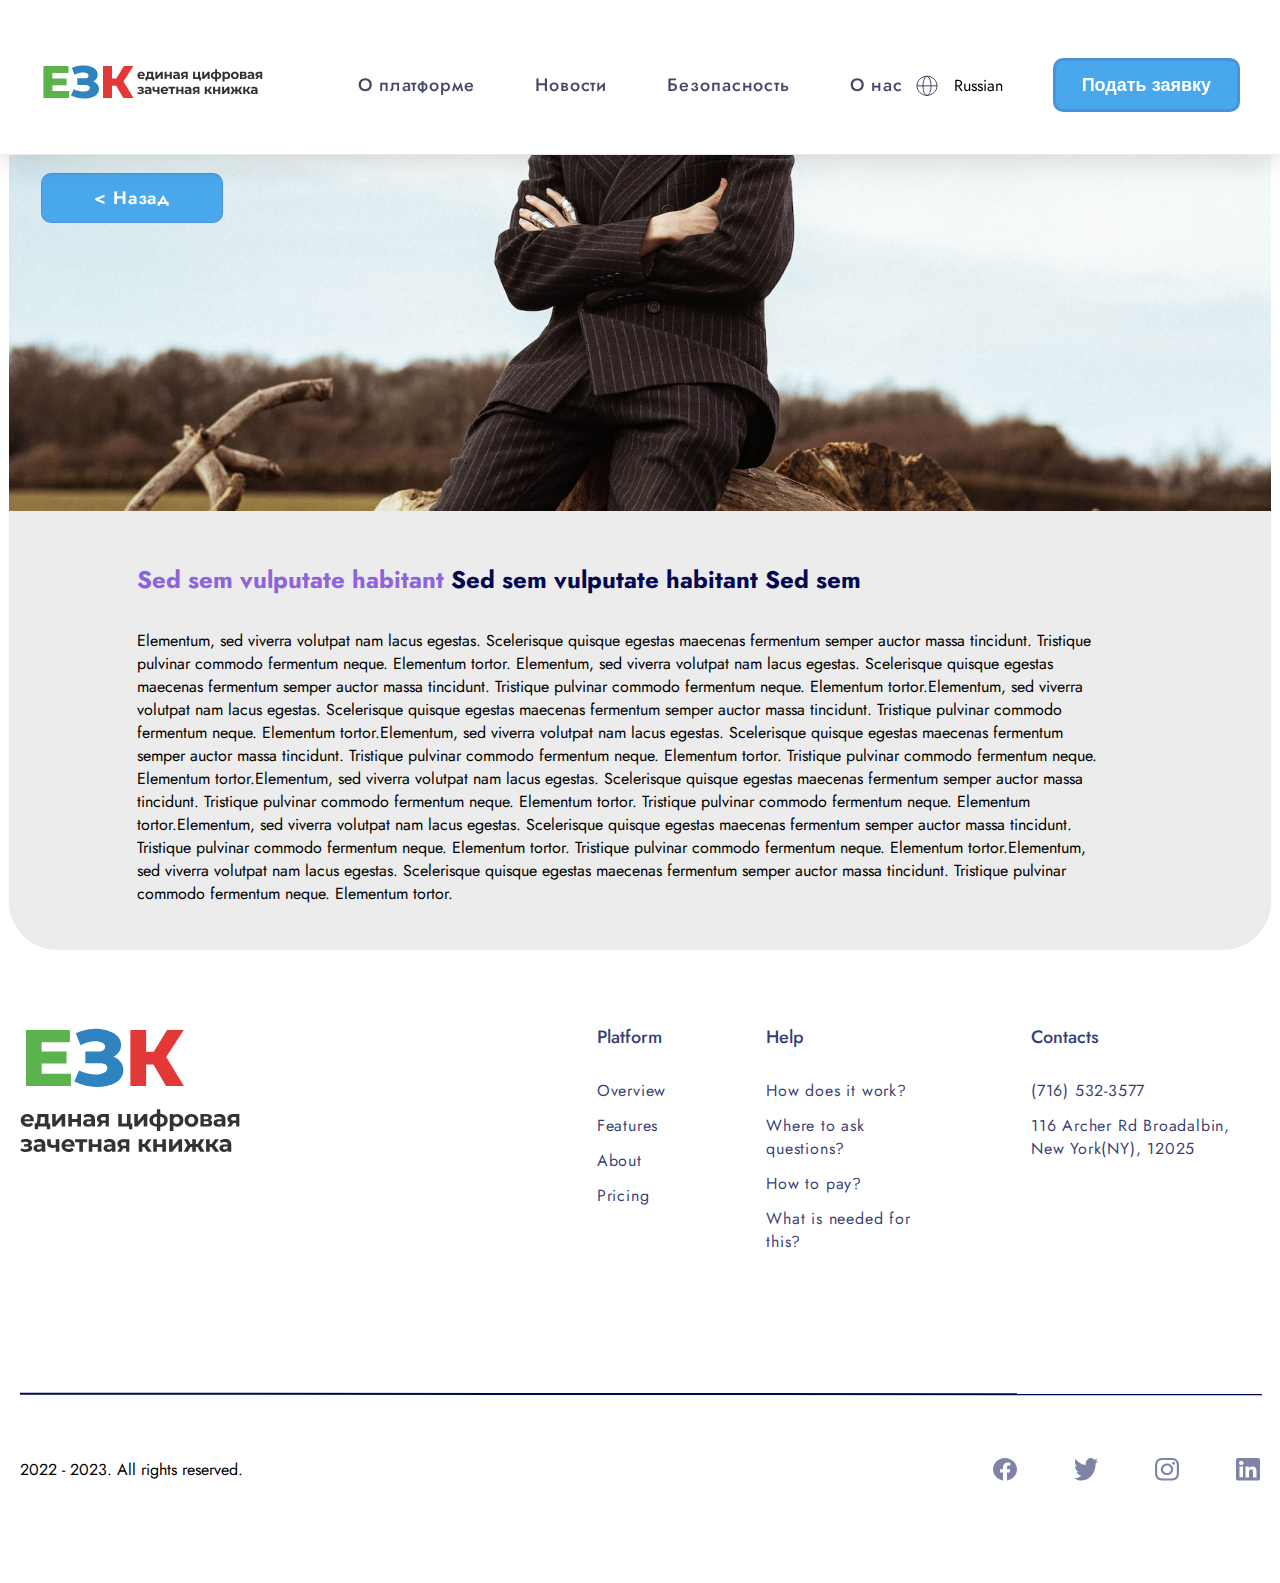
<file: pages/NewsDetail.html>
<!DOCTYPE html>
<html lang="en">
  <head>
    <meta charset="UTF-8" />
    <meta http-equiv="X-UA-Compatible" content="IE=edge" />
    <meta name="viewport" content="width=device-width, initial-scale=1.0" />
    <title>Document</title>
    <link rel="stylesheet" href="../css/index.css" />
  </head>
  <body>
    <header class="header">
      <div class="header__content">
        <div class="header__box">
          <div class="header__fix">
            <a href="../index.html">
              <svg
                width="225"
                height="50"
                viewBox="0 0 225 50"
                fill="none"
                xmlns="http://www.w3.org/2000/svg"
                class="header__logo"
              >
                <path
                  d="M11.7355 21.4105H26.576V28.1686H11.7355V21.4105ZM12.3747 34.0135H29.0875V41H3.42474V9.03574H28.4939V16.0222H12.3747V34.0135Z"
                  fill="#5CB34E"
                />
                <path
                  d="M30.9964 38.5342L33.6905 32.187C35.0604 32.8872 36.4912 33.4199 37.9829 33.7852C39.4746 34.1505 40.9206 34.3636 42.3209 34.4245C43.7212 34.4854 44.9846 34.3941 46.1109 34.1505C47.2677 33.8765 48.181 33.4656 48.8507 32.9176C49.5205 32.3696 49.8553 31.6543 49.8553 30.7714C49.8553 29.7973 49.4444 29.0971 48.6224 28.6709C47.8309 28.2143 46.7807 27.986 45.4717 27.986H37.2979V21.3648H44.741C45.9587 21.3648 46.9024 21.1213 47.5722 20.6342C48.2419 20.1471 48.5768 19.4926 48.5768 18.6707C48.5768 17.8792 48.2876 17.2551 47.7092 16.7985C47.1308 16.3114 46.3545 15.9765 45.3803 15.7939C44.4062 15.5808 43.3103 15.5047 42.0926 15.5656C40.8749 15.6265 39.6115 15.8548 38.3025 16.2505C36.9935 16.6158 35.7302 17.1181 34.5125 17.7574L31.864 10.9993C34.0254 9.93378 36.2934 9.20317 38.6678 8.80742C41.0423 8.41167 43.3559 8.32035 45.6087 8.53344C47.8614 8.74654 49.901 9.24883 51.7275 10.0403C53.5541 10.8014 55.0001 11.8212 56.0655 13.0998C57.1614 14.3783 57.7094 15.8852 57.7094 17.6204C57.7094 19.1425 57.2984 20.4972 56.4765 21.6845C55.6546 22.8717 54.5434 23.8002 53.1431 24.4699C51.7427 25.1396 50.1293 25.4745 48.3028 25.4745L48.5311 23.5566C50.6316 23.5566 52.4581 23.922 54.0107 24.6526C55.5937 25.3832 56.8114 26.3878 57.6637 27.6663C58.5466 28.9145 58.988 30.3605 58.988 32.0043C58.988 33.5569 58.577 34.942 57.7551 36.1597C56.9636 37.3469 55.8524 38.3515 54.4217 39.1735C52.9909 39.9954 51.347 40.6043 49.49 41C47.6635 41.4262 45.7 41.6241 43.5995 41.5936C41.499 41.5936 39.368 41.3349 37.2066 40.8173C35.0757 40.2998 33.0056 39.5388 30.9964 38.5342Z"
                  fill="#2F83BF"
                />
                <path
                  d="M83.375 41L74.3793 25.7941L81.6398 21.5018L93.5579 41H83.375ZM63.0092 41V9.03574H72.0049V41H63.0092ZM69.402 28.7623V21.4561H81.0005V28.7623H69.402ZM82.5074 25.9768L74.151 25.0635L83.9686 9.03574H93.4666L82.5074 25.9768Z"
                  fill="#E23838"
                />
                <path
                  d="M101.484 22.1061C100.67 22.1061 99.954 21.9469 99.3349 21.6285C98.7246 21.3101 98.2515 20.8768 97.9154 20.3284C97.5793 19.7712 97.4113 19.1389 97.4113 18.4313C97.4113 17.7149 97.5749 17.0826 97.9021 16.5342C98.2382 15.977 98.6937 15.5437 99.2686 15.2341C99.8434 14.9157 100.493 14.7565 101.219 14.7565C101.917 14.7565 102.545 14.9069 103.103 15.2076C103.669 15.4995 104.115 15.924 104.442 16.4812C104.77 17.0295 104.933 17.6884 104.933 18.4579C104.933 18.5375 104.929 18.6303 104.92 18.7365C104.911 18.8338 104.902 18.9266 104.894 19.0151H99.0961V17.8078H103.806L103.01 18.166C103.01 17.7945 102.935 17.4717 102.784 17.1976C102.634 16.9234 102.426 16.7111 102.161 16.5608C101.895 16.4016 101.586 16.322 101.232 16.322C100.878 16.322 100.564 16.4016 100.29 16.5608C100.025 16.7111 99.8169 16.9278 99.6665 17.2108C99.5162 17.485 99.441 17.8122 99.441 18.1925V18.5109C99.441 18.9001 99.525 19.245 99.6931 19.5457C99.87 19.8376 100.113 20.0631 100.423 20.2223C100.741 20.3727 101.113 20.4478 101.537 20.4478C101.917 20.4478 102.249 20.3903 102.532 20.2754C102.824 20.1604 103.089 19.9879 103.328 19.758L104.429 20.952C104.102 21.3234 103.691 21.6109 103.195 21.8143C102.7 22.0088 102.13 22.1061 101.484 22.1061ZM111.164 21.0714V16.5608H108.83L108.79 17.4762C108.772 17.8565 108.75 18.2191 108.723 18.564C108.697 18.9089 108.644 19.2229 108.564 19.5059C108.494 19.7801 108.387 20.0145 108.246 20.209C108.104 20.3948 107.914 20.523 107.675 20.5938L105.632 20.3019C105.889 20.3019 106.097 20.2267 106.256 20.0764C106.415 19.9172 106.539 19.7005 106.627 19.4263C106.716 19.1433 106.782 18.8249 106.826 18.4711C106.871 18.1085 106.902 17.7282 106.919 17.3302L107.012 14.8627H113.234V21.0714H111.164ZM105.394 23.5389V20.3019H114.256V23.5389H112.332V22H107.317V23.5389H105.394ZM115.359 22V14.8627H117.415V19.1079L120.891 14.8627H122.788V22H120.732V17.7547L117.269 22H115.359ZM124.579 22V14.8627H126.635V17.6486H129.739V14.8627H131.809V22H129.739V19.3335H126.635V22H124.579ZM137.863 22V20.607L137.73 20.3019V17.8078C137.73 17.3656 137.593 17.0207 137.319 16.773C137.053 16.5254 136.642 16.4016 136.085 16.4016C135.705 16.4016 135.329 16.4635 134.957 16.5873C134.595 16.7023 134.285 16.8615 134.029 17.0649L133.286 15.6189C133.675 15.3447 134.144 15.1324 134.692 14.9821C135.24 14.8317 135.798 14.7565 136.364 14.7565C137.451 14.7565 138.296 15.013 138.897 15.526C139.499 16.039 139.8 16.8394 139.8 17.9272V22H137.863ZM135.687 22.1061C135.13 22.1061 134.652 22.0133 134.254 21.8275C133.856 21.633 133.551 21.3721 133.339 21.0448C133.127 20.7176 133.02 20.3505 133.02 19.9437C133.02 19.5192 133.122 19.1477 133.326 18.8293C133.538 18.5109 133.87 18.2633 134.321 18.0864C134.772 17.9007 135.36 17.8078 136.085 17.8078H137.982V19.0151H136.311C135.824 19.0151 135.488 19.0947 135.302 19.2539C135.125 19.413 135.037 19.612 135.037 19.8508C135.037 20.1162 135.139 20.3284 135.342 20.4876C135.554 20.638 135.842 20.7132 136.204 20.7132C136.549 20.7132 136.859 20.6336 137.133 20.4744C137.407 20.3063 137.606 20.0631 137.73 19.7447L138.048 20.6999C137.898 21.1598 137.624 21.5091 137.226 21.7479C136.828 21.9867 136.315 22.1061 135.687 22.1061ZM145.896 22V19.6253L146.188 19.957H144.211C143.185 19.957 142.38 19.7447 141.796 19.3202C141.213 18.8957 140.921 18.2854 140.921 17.4894C140.921 16.6404 141.226 15.9903 141.836 15.5393C142.455 15.0882 143.287 14.8627 144.33 14.8627H147.74V22H145.896ZM140.815 22L142.712 19.2804H144.821L143.017 22H140.815ZM145.896 18.9885V16.0168L146.188 16.5475H144.37C143.946 16.5475 143.614 16.6271 143.375 16.7863C143.145 16.9455 143.03 17.202 143.03 17.5558C143.03 18.2368 143.468 18.5773 144.344 18.5773H146.188L145.896 18.9885ZM153.088 22V14.8627H155.144V20.3019H158.023V14.8627H160.093V22H153.088ZM159.204 23.5389V21.9735L159.681 22H158.023V20.3019H161.127V23.5389H159.204ZM162.23 22V14.8627H164.286V19.1079L167.762 14.8627H169.659V22H167.603V17.7547L164.14 22H162.23ZM176.252 22.1592C176.234 22.1592 176.186 22.1592 176.106 22.1592C176.026 22.1592 175.951 22.1592 175.88 22.1592C175.81 22.1592 175.761 22.1592 175.734 22.1592C174.187 22.1327 172.988 21.801 172.139 21.1642C171.29 20.5274 170.866 19.6076 170.866 18.4048C170.866 17.2197 171.286 16.3176 172.126 15.6985C172.975 15.0705 174.191 14.7521 175.774 14.7433C175.792 14.7433 175.836 14.7433 175.907 14.7433C175.987 14.7433 176.062 14.7433 176.132 14.7433C176.203 14.7433 176.247 14.7433 176.265 14.7433C177.866 14.7433 179.104 15.0528 179.98 15.6719C180.864 16.291 181.306 17.202 181.306 18.4048C181.306 19.6253 180.864 20.5584 179.98 21.204C179.104 21.8408 177.862 22.1592 176.252 22.1592ZM176.186 20.5672C176.92 20.5672 177.517 20.4921 177.977 20.3417C178.436 20.1825 178.772 19.9437 178.985 19.6253C179.206 19.2981 179.316 18.8912 179.316 18.4048C179.316 17.9361 179.21 17.5513 178.998 17.2506C178.786 16.9411 178.445 16.7111 177.977 16.5608C177.517 16.4104 176.92 16.3352 176.186 16.3352C176.159 16.3352 176.106 16.3352 176.026 16.3352C175.947 16.3352 175.894 16.3352 175.867 16.3352C175.16 16.3352 174.585 16.4148 174.143 16.574C173.7 16.7332 173.377 16.9632 173.174 17.2639C172.971 17.5646 172.869 17.9449 172.869 18.4048C172.869 18.8824 172.971 19.2804 173.174 19.5988C173.377 19.9172 173.7 20.156 174.143 20.3152C174.585 20.4744 175.16 20.5584 175.867 20.5672C175.894 20.5672 175.947 20.5672 176.026 20.5672C176.106 20.5672 176.159 20.5672 176.186 20.5672ZM175.137 24.5737V12.1563H177.035V24.5737H175.137ZM186.714 22.1061C186.113 22.1061 185.587 21.9735 185.135 21.7081C184.684 21.4428 184.331 21.0404 184.074 20.5009C183.827 19.9526 183.703 19.2627 183.703 18.4313C183.703 17.5911 183.822 16.9013 184.061 16.3618C184.3 15.8223 184.645 15.4199 185.096 15.1545C185.547 14.8892 186.086 14.7565 186.714 14.7565C187.386 14.7565 187.988 14.9113 188.518 15.2209C189.058 15.5216 189.482 15.9461 189.792 16.4944C190.11 17.0428 190.27 17.6884 190.27 18.4313C190.27 19.1831 190.11 19.8332 189.792 20.3815C189.482 20.9298 189.058 21.3544 188.518 21.6551C187.988 21.9558 187.386 22.1061 186.714 22.1061ZM182.495 24.5737V14.8627H184.472V16.322L184.432 18.4446L184.565 20.554V24.5737H182.495ZM186.356 20.408C186.701 20.408 187.006 20.3284 187.271 20.1692C187.546 20.01 187.762 19.7845 187.921 19.4926C188.089 19.1919 188.174 18.8382 188.174 18.4313C188.174 18.0157 188.089 17.6619 187.921 17.37C187.762 17.0782 187.546 16.8526 187.271 16.6934C187.006 16.5342 186.701 16.4546 186.356 16.4546C186.011 16.4546 185.702 16.5342 185.427 16.6934C185.153 16.8526 184.936 17.0782 184.777 17.37C184.618 17.6619 184.539 18.0157 184.539 18.4313C184.539 18.8382 184.618 19.1919 184.777 19.4926C184.936 19.7845 185.153 20.01 185.427 20.1692C185.702 20.3284 186.011 20.408 186.356 20.408ZM194.864 22.1061C194.104 22.1061 193.427 21.9469 192.834 21.6285C192.251 21.3101 191.786 20.8768 191.441 20.3284C191.105 19.7712 190.937 19.1389 190.937 18.4313C190.937 17.7149 191.105 17.0826 191.441 16.5342C191.786 15.977 192.251 15.5437 192.834 15.2341C193.427 14.9157 194.104 14.7565 194.864 14.7565C195.616 14.7565 196.288 14.9157 196.881 15.2341C197.473 15.5437 197.938 15.9726 198.274 16.521C198.61 17.0693 198.778 17.7061 198.778 18.4313C198.778 19.1389 198.61 19.7712 198.274 20.3284C197.938 20.8768 197.473 21.3101 196.881 21.6285C196.288 21.9469 195.616 22.1061 194.864 22.1061ZM194.864 20.408C195.209 20.408 195.519 20.3284 195.793 20.1692C196.067 20.01 196.284 19.7845 196.443 19.4926C196.602 19.1919 196.682 18.8382 196.682 18.4313C196.682 18.0157 196.602 17.6619 196.443 17.37C196.284 17.0782 196.067 16.8526 195.793 16.6934C195.519 16.5342 195.209 16.4546 194.864 16.4546C194.519 16.4546 194.21 16.5342 193.936 16.6934C193.661 16.8526 193.44 17.0782 193.272 17.37C193.113 17.6619 193.033 18.0157 193.033 18.4313C193.033 18.8382 193.113 19.1919 193.272 19.4926C193.44 19.7845 193.661 20.01 193.936 20.1692C194.21 20.3284 194.519 20.408 194.864 20.408ZM200.002 22V14.8627H203.651C204.544 14.8627 205.242 15.0263 205.747 15.3535C206.251 15.6719 206.503 16.123 206.503 16.7067C206.503 17.2904 206.264 17.7503 205.786 18.0864C205.318 18.4136 204.694 18.5773 203.916 18.5773L204.128 18.0997C204.995 18.0997 205.64 18.2589 206.065 18.5773C206.498 18.8957 206.715 19.36 206.715 19.9702C206.715 20.5982 206.476 21.0935 205.999 21.4561C205.521 21.8187 204.791 22 203.81 22H200.002ZM201.899 20.5938H203.637C204.018 20.5938 204.301 20.5319 204.486 20.408C204.681 20.2754 204.778 20.0764 204.778 19.811C204.778 19.5369 204.69 19.3379 204.513 19.2141C204.336 19.0814 204.057 19.0151 203.677 19.0151H201.899V20.5938ZM201.899 17.7945H203.465C203.827 17.7945 204.097 17.7282 204.274 17.5956C204.46 17.4629 204.553 17.2727 204.553 17.0251C204.553 16.7686 204.46 16.5785 204.274 16.4546C204.097 16.3308 203.827 16.2689 203.465 16.2689H201.899V17.7945ZM212.328 22V20.607L212.195 20.3019V17.8078C212.195 17.3656 212.058 17.0207 211.784 16.773C211.518 16.5254 211.107 16.4016 210.55 16.4016C210.17 16.4016 209.794 16.4635 209.422 16.5873C209.06 16.7023 208.75 16.8615 208.494 17.0649L207.751 15.6189C208.14 15.3447 208.609 15.1324 209.157 14.9821C209.705 14.8317 210.263 14.7565 210.829 14.7565C211.916 14.7565 212.761 15.013 213.362 15.526C213.964 16.039 214.265 16.8394 214.265 17.9272V22H212.328ZM210.152 22.1061C209.595 22.1061 209.117 22.0133 208.719 21.8275C208.321 21.633 208.016 21.3721 207.804 21.0448C207.592 20.7176 207.485 20.3505 207.485 19.9437C207.485 19.5192 207.587 19.1477 207.791 18.8293C208.003 18.5109 208.335 18.2633 208.786 18.0864C209.237 17.9007 209.825 17.8078 210.55 17.8078H212.447V19.0151H210.776C210.289 19.0151 209.953 19.0947 209.767 19.2539C209.59 19.413 209.502 19.612 209.502 19.8508C209.502 20.1162 209.604 20.3284 209.807 20.4876C210.019 20.638 210.307 20.7132 210.669 20.7132C211.014 20.7132 211.324 20.6336 211.598 20.4744C211.872 20.3063 212.071 20.0631 212.195 19.7447L212.513 20.6999C212.363 21.1598 212.089 21.5091 211.691 21.7479C211.293 21.9867 210.78 22.1061 210.152 22.1061ZM220.361 22V19.6253L220.653 19.957H218.676C217.65 19.957 216.845 19.7447 216.261 19.3202C215.678 18.8957 215.386 18.2854 215.386 17.4894C215.386 16.6404 215.691 15.9903 216.301 15.5393C216.92 15.0882 217.752 14.8627 218.795 14.8627H222.205V22H220.361ZM215.28 22L217.177 19.2804H219.286L217.482 22H215.28ZM220.361 18.9885V16.0168L220.653 16.5475H218.835C218.411 16.5475 218.079 16.6271 217.84 16.7863C217.61 16.9455 217.495 17.202 217.495 17.5558C217.495 18.2368 217.933 18.5773 218.809 18.5773H220.653L220.361 18.9885ZM100.409 37.1327C101.082 37.1327 101.683 37.0442 102.214 36.8673C102.753 36.6816 103.178 36.4207 103.487 36.0846C103.806 35.7397 103.965 35.3373 103.965 34.8774C103.965 34.3379 103.739 33.9133 103.288 33.6038C102.837 33.2854 102.218 33.1262 101.431 33.1262L101.378 33.5375C101.829 33.5375 102.236 33.4623 102.598 33.3119C102.961 33.1527 103.244 32.9361 103.447 32.6619C103.66 32.3877 103.766 32.0782 103.766 31.7332C103.766 31.2999 103.611 30.9328 103.302 30.6321C103.001 30.3314 102.585 30.1015 102.055 29.9423C101.524 29.7831 100.927 29.7123 100.264 29.73C99.8125 29.7389 99.357 29.8008 98.8971 29.9157C98.4372 30.0307 97.9729 30.1855 97.5041 30.3801L98.0082 31.8128C98.4062 31.6536 98.7954 31.5342 99.1757 31.4546C99.556 31.3662 99.923 31.322 100.277 31.322C100.586 31.322 100.843 31.3529 101.046 31.4148C101.25 31.4679 101.404 31.5475 101.511 31.6536C101.617 31.7598 101.67 31.888 101.67 32.0384C101.67 32.1799 101.626 32.3037 101.537 32.4098C101.458 32.5071 101.334 32.5823 101.166 32.6354C100.998 32.6884 100.794 32.7149 100.555 32.7149H99.2686V34.0018H100.728C101.099 34.0018 101.382 34.0637 101.577 34.1875C101.771 34.3025 101.869 34.475 101.869 34.7049C101.869 34.8818 101.807 35.0321 101.683 35.156C101.559 35.2798 101.378 35.3771 101.139 35.4478C100.909 35.5097 100.635 35.5407 100.317 35.5407C99.8744 35.5407 99.4366 35.4965 99.0032 35.408C98.5787 35.3107 98.1851 35.1737 97.8225 34.9968L97.2653 36.4428C97.7252 36.6728 98.2249 36.8452 98.7644 36.9602C99.3128 37.0752 99.8611 37.1327 100.409 37.1327ZM109.517 37V35.607L109.385 35.3019V32.8078C109.385 32.3656 109.247 32.0207 108.973 31.773C108.708 31.5254 108.297 31.4016 107.739 31.4016C107.359 31.4016 106.983 31.4635 106.612 31.5873C106.249 31.7023 105.94 31.8615 105.683 32.0649L104.94 30.6189C105.329 30.3447 105.798 30.1324 106.346 29.9821C106.895 29.8317 107.452 29.7565 108.018 29.7565C109.106 29.7565 109.951 30.013 110.552 30.526C111.153 31.039 111.454 31.8394 111.454 32.9272V37H109.517ZM107.341 37.1061C106.784 37.1061 106.307 37.0133 105.909 36.8275C105.511 36.633 105.206 36.3721 104.993 36.0448C104.781 35.7176 104.675 35.3505 104.675 34.9437C104.675 34.5192 104.777 34.1477 104.98 33.8293C105.192 33.5109 105.524 33.2633 105.975 33.0864C106.426 32.9007 107.014 32.8078 107.739 32.8078H109.637V34.0151H107.965C107.479 34.0151 107.142 34.0947 106.957 34.2539C106.78 34.413 106.691 34.612 106.691 34.8508C106.691 35.1162 106.793 35.3284 106.997 35.4876C107.209 35.638 107.496 35.7132 107.859 35.7132C108.204 35.7132 108.513 35.6336 108.788 35.4744C109.062 35.3063 109.261 35.0631 109.385 34.7447L109.703 35.6999C109.553 36.1598 109.278 36.5091 108.88 36.7479C108.482 36.9867 107.969 37.1061 107.341 37.1061ZM117.55 34.2671C117.258 34.4263 116.936 34.5546 116.582 34.6518C116.228 34.7491 115.839 34.7978 115.414 34.7978C114.477 34.7978 113.756 34.5855 113.252 34.161C112.748 33.7276 112.496 33.0422 112.496 32.1047V29.8627H114.565V31.972C114.565 32.4142 114.68 32.7326 114.91 32.9272C115.14 33.1129 115.463 33.2058 115.879 33.2058C116.179 33.2058 116.467 33.1704 116.741 33.0997C117.024 33.0289 117.294 32.9272 117.55 32.7945V34.2671ZM117.404 37V29.8627H119.474V37H117.404ZM124.751 37.1061C123.937 37.1061 123.221 36.9469 122.602 36.6285C121.992 36.3101 121.518 35.8768 121.182 35.3284C120.846 34.7712 120.678 34.1389 120.678 33.4313C120.678 32.7149 120.842 32.0826 121.169 31.5342C121.505 30.977 121.961 30.5437 122.536 30.2341C123.11 29.9157 123.76 29.7565 124.486 29.7565C125.184 29.7565 125.812 29.9069 126.37 30.2076C126.936 30.4995 127.382 30.924 127.709 31.4812C128.037 32.0295 128.2 32.6884 128.2 33.4579C128.2 33.5375 128.196 33.6303 128.187 33.7365C128.178 33.8338 128.169 33.9266 128.161 34.0151H122.363V32.8078H127.073L126.277 33.166C126.277 32.7945 126.202 32.4717 126.051 32.1976C125.901 31.9234 125.693 31.7111 125.428 31.5608C125.162 31.4016 124.853 31.322 124.499 31.322C124.145 31.322 123.831 31.4016 123.557 31.5608C123.292 31.7111 123.084 31.9278 122.934 32.2108C122.783 32.485 122.708 32.8122 122.708 33.1925V33.5109C122.708 33.9001 122.792 34.245 122.96 34.5457C123.137 34.8376 123.38 35.0631 123.69 35.2223C124.008 35.3727 124.38 35.4478 124.804 35.4478C125.184 35.4478 125.516 35.3903 125.799 35.2754C126.091 35.1604 126.356 34.9879 126.595 34.758L127.696 35.952C127.369 36.3234 126.958 36.6109 126.462 36.8143C125.967 37.0088 125.397 37.1061 124.751 37.1061ZM130.867 37V31.0832L131.331 31.5608H128.453V29.8627H135.338V31.5608H132.459L132.923 31.0832V37H130.867ZM136.242 37V29.8627H138.298V32.6486H141.403V29.8627H143.472V37H141.403V34.3335H138.298V37H136.242ZM149.526 37V35.607L149.394 35.3019V32.8078C149.394 32.3656 149.257 32.0207 148.982 31.773C148.717 31.5254 148.306 31.4016 147.749 31.4016C147.368 31.4016 146.992 31.4635 146.621 31.5873C146.258 31.7023 145.949 31.8615 145.692 32.0649L144.949 30.6189C145.339 30.3447 145.807 30.1324 146.356 29.9821C146.904 29.8317 147.461 29.7565 148.027 29.7565C149.115 29.7565 149.96 30.013 150.561 30.526C151.162 31.039 151.463 31.8394 151.463 32.9272V37H149.526ZM147.351 37.1061C146.793 37.1061 146.316 37.0133 145.918 36.8275C145.52 36.633 145.215 36.3721 145.002 36.0448C144.79 35.7176 144.684 35.3505 144.684 34.9437C144.684 34.5192 144.786 34.1477 144.989 33.8293C145.201 33.5109 145.533 33.2633 145.984 33.0864C146.435 32.9007 147.023 32.8078 147.749 32.8078H149.646V34.0151H147.974C147.488 34.0151 147.152 34.0947 146.966 34.2539C146.789 34.413 146.701 34.612 146.701 34.8508C146.701 35.1162 146.802 35.3284 147.006 35.4876C147.218 35.638 147.505 35.7132 147.868 35.7132C148.213 35.7132 148.522 35.6336 148.797 35.4744C149.071 35.3063 149.27 35.0631 149.394 34.7447L149.712 35.6999C149.562 36.1598 149.287 36.5091 148.889 36.7479C148.491 36.9867 147.979 37.1061 147.351 37.1061ZM157.559 37V34.6253L157.851 34.957H155.874C154.849 34.957 154.044 34.7447 153.46 34.3202C152.876 33.8957 152.584 33.2854 152.584 32.4894C152.584 31.6404 152.89 30.9903 153.5 30.5393C154.119 30.0882 154.95 29.8627 155.994 29.8627H159.403V37H157.559ZM152.478 37L154.375 34.2804H156.485L154.68 37H152.478ZM157.559 33.9885V31.0168L157.851 31.5475H156.034C155.609 31.5475 155.277 31.6271 155.039 31.7863C154.809 31.9455 154.694 32.202 154.694 32.5558C154.694 33.2368 155.132 33.5773 156.007 33.5773H157.851L157.559 33.9885ZM169.806 37L167.418 33.6171L169.103 32.6221L172.247 37H169.806ZM164.751 37V29.8627H166.821V37H164.751ZM166.211 34.2937V32.6354H168.705V34.2937H166.211ZM169.302 33.6701L167.365 33.4579L169.872 29.8627H172.075L169.302 33.6701ZM173.064 37V29.8627H175.12V32.6486H178.225V29.8627H180.294V37H178.225V34.3335H175.12V37H173.064ZM182.077 37V29.8627H184.133V34.1079L187.609 29.8627H189.506V37H187.449V32.7547L183.987 37H182.077ZM199.88 37L197.982 33.6171L199.654 32.6221L202.334 37H199.88ZM196.762 34.2937V32.6354H199.243V34.2937H196.762ZM199.866 33.6701L197.916 33.4579L199.972 29.8627H202.161L199.866 33.6701ZM192.822 37H190.381L193.047 32.6221L194.719 33.6171L192.822 37ZM197.372 37H195.329V29.8627H197.372V37ZM195.939 34.2937H193.472V32.6354H195.939V34.2937ZM192.835 33.6701L190.54 29.8627H192.729L194.772 33.4579L192.835 33.6701ZM208.265 37L205.877 33.6171L207.562 32.6221L210.706 37H208.265ZM203.211 37V29.8627H205.28V37H203.211ZM204.67 34.2937V32.6354H207.164V34.2937H204.67ZM207.761 33.6701L205.824 33.4579L208.331 29.8627H210.534L207.761 33.6701ZM215.666 37V35.607L215.533 35.3019V32.8078C215.533 32.3656 215.396 32.0207 215.122 31.773C214.856 31.5254 214.445 31.4016 213.888 31.4016C213.508 31.4016 213.132 31.4635 212.76 31.5873C212.398 31.7023 212.088 31.8615 211.832 32.0649L211.089 30.6189C211.478 30.3447 211.947 30.1324 212.495 29.9821C213.043 29.8317 213.6 29.7565 214.166 29.7565C215.254 29.7565 216.099 30.013 216.7 30.526C217.302 31.039 217.602 31.8394 217.602 32.9272V37H215.666ZM213.49 37.1061C212.933 37.1061 212.455 37.0133 212.057 36.8275C211.659 36.633 211.354 36.3721 211.142 36.0448C210.929 35.7176 210.823 35.3505 210.823 34.9437C210.823 34.5192 210.925 34.1477 211.128 33.8293C211.341 33.5109 211.672 33.2633 212.123 33.0864C212.574 32.9007 213.163 32.8078 213.888 32.8078H215.785V34.0151H214.113C213.627 34.0151 213.291 34.0947 213.105 34.2539C212.928 34.413 212.84 34.612 212.84 34.8508C212.84 35.1162 212.942 35.3284 213.145 35.4876C213.357 35.638 213.645 35.7132 214.007 35.7132C214.352 35.7132 214.662 35.6336 214.936 35.4744C215.21 35.3063 215.409 35.0631 215.533 34.7447L215.851 35.6999C215.701 36.1598 215.427 36.5091 215.029 36.7479C214.631 36.9867 214.118 37.1061 213.49 37.1061Z"
                  fill="black"
                  fill-opacity="0.8"
                />
              </svg>
            </a>
          </div>
          <ul>
            <li><a href="./AboutPlatform.html">О платформе</a></li>
            <li><a href="./News.html">Новости</a></li>
            <li><a href="./Security.html">Безопасность</a></li>
            <li><a href="./AboutUs.html">О нас</a></li>
          </ul>
        </div>
        <div class="header__block">
          <div>
            <svg
              width="22"
              height="21"
              viewBox="0 0 22 21"
              fill="none"
              xmlns="http://www.w3.org/2000/svg"
            >
              <path
                d="M11 20.3771C16.5228 20.3771 21 16.1002 21 10.8243C21 5.54851 16.5228 1.27161 11 1.27161C5.47715 1.27161 1 5.54851 1 10.8243C1 16.1002 5.47715 20.3771 11 20.3771Z"
                stroke="#454868"
                stroke-linecap="round"
                stroke-linejoin="round"
              />
              <path
                d="M7.00006 10.8243C7.00006 16.1002 8.79092 20.3771 11.0001 20.3771C13.2092 20.3771 15.0001 16.1002 15.0001 10.8243C15.0001 5.54851 13.2092 1.27161 11.0001 1.27161C8.79092 1.27161 7.00006 5.54851 7.00006 10.8243Z"
                stroke="#454868"
                stroke-linecap="round"
                stroke-linejoin="round"
              />
              <path
                d="M1 10.8243H21"
                stroke="#454868"
                stroke-linecap="round"
                stroke-linejoin="round"
              />
            </svg>
            <p>Russian</p>
          </div>
          <button>Подать заявку</button>
        </div>
        <svg
          width="36"
          height="36"
          viewBox="0 0 36 36"
          fill="none"
          xmlns="http://www.w3.org/2000/svg"
          class="burgerBtn"
        >
          <rect width="36" height="36" rx="10" fill="#0099FF"></rect>
          <path
            d="M10 12L25 12M15.1562 17.625L25 17.625M10 23.25L25 23.25"
            stroke="white"
            stroke-width="1.5625"
            stroke-linecap="round"
          ></path>
        </svg>
      </div>
    </header>

    <section class="detail">
        <div class="detail__container">
            <div class="detail__content">
                <div class="detail__img">
                    <button>
                        < Назад</button>
                            <img src="../img/detail/img.png" alt="">
                </div>
                <div class="detail__box">
                    <h2> <span class="text-dark-blue"> Sed sem vulputate habitant</span> Sed sem vulputate habitant Sed sem</h2>
                    <p>Elementum, sed viverra volutpat nam lacus egestas. Scelerisque quisque egestas maecenas fermentum
                        semper auctor massa tincidunt. Tristique pulvinar commodo fermentum neque. Elementum tortor.
                        Elementum, sed viverra volutpat nam lacus egestas. Scelerisque quisque egestas maecenas
                        fermentum semper auctor massa tincidunt. Tristique pulvinar commodo fermentum neque. Elementum
                        tortor.Elementum, sed viverra volutpat nam lacus egestas. Scelerisque quisque egestas maecenas
                        fermentum semper auctor massa tincidunt. Tristique pulvinar commodo fermentum neque. Elementum
                        tortor.Elementum, sed viverra volutpat nam lacus egestas. Scelerisque quisque egestas maecenas
                        fermentum semper auctor massa tincidunt. Tristique pulvinar commodo fermentum neque. Elementum
                        tortor. Tristique pulvinar commodo fermentum neque. Elementum tortor.Elementum, sed viverra
                        volutpat nam lacus egestas. Scelerisque quisque egestas maecenas fermentum semper auctor massa
                        tincidunt. Tristique pulvinar commodo fermentum neque. Elementum tortor. Tristique pulvinar
                        commodo fermentum neque. Elementum tortor.Elementum, sed viverra volutpat nam lacus egestas.
                        Scelerisque quisque egestas maecenas fermentum semper auctor massa tincidunt. Tristique pulvinar
                        commodo fermentum neque. Elementum tortor. Tristique pulvinar commodo fermentum neque. Elementum
                        tortor.Elementum, sed viverra volutpat nam lacus egestas. Scelerisque quisque egestas maecenas
                        fermentum semper auctor massa tincidunt. Tristique pulvinar commodo fermentum neque. Elementum
                        tortor.</p>
                </div>
            </div>
        </div>
    </section>

    <section class="footer">
        <div class="container">
          <div class="footer__content">
            <div class="footer__item">
              <div class="footer__fix">
                <svg
                  width="240"
                  height="154"
                  viewBox="0 0 240 154"
                  fill="none"
                  class="footer__svg"
                  xmlns="http://www.w3.org/2000/svg"
                >
                  <path
                    d="M22.057 41.1811H49.9501V53.8832H22.057V41.1811ZM23.2585 64.8688H54.6704V78H6.43687V17.9226H53.5547V31.0538H23.2585V64.8688Z"
                    fill="#5CB34E"
                  />
                  <path
                    d="M58.2583 73.3655L63.322 61.4358C65.8967 62.7518 68.5859 63.7531 71.3895 64.4397C74.1931 65.1263 76.9109 65.5268 79.5429 65.6412C82.1749 65.7557 84.5493 65.584 86.6664 65.1263C88.8406 64.6113 90.5571 63.8389 91.8158 62.809C93.0746 61.7791 93.704 60.4345 93.704 58.7752C93.704 56.9443 92.9316 55.6283 91.3867 54.8273C89.8991 53.969 87.9251 53.5399 85.4648 53.5399H70.1022V41.0953H84.0916C86.3803 41.0953 88.154 40.6376 89.4128 39.7221C90.6715 38.8066 91.3009 37.5765 91.3009 36.0316C91.3009 34.544 90.7573 33.3711 89.6702 32.5128C88.5831 31.5974 87.1241 30.968 85.2932 30.6247C83.4622 30.2242 81.4024 30.0811 79.1138 30.1955C76.8251 30.31 74.4506 30.7391 71.9903 31.4829C69.53 32.1695 67.1555 33.1136 64.8668 34.3151L59.889 21.6131C63.9514 19.6105 68.214 18.2373 72.6769 17.4935C77.1398 16.7496 81.4883 16.578 85.7223 16.9785C89.9563 17.379 93.7898 18.3231 97.2228 19.8107C100.656 21.2412 103.374 23.1579 105.376 25.561C107.436 27.9641 108.466 30.7963 108.466 34.0577C108.466 36.9185 107.693 39.4646 106.149 41.6961C104.604 43.9275 102.515 45.6726 99.8834 46.9314C97.2514 48.1902 94.2189 48.8195 90.786 48.8195L91.2151 45.2149C95.163 45.2149 98.596 45.9015 101.514 47.2747C104.489 48.6479 106.778 50.536 108.38 52.9391C110.039 55.285 110.869 58.0028 110.869 61.0925C110.869 64.0105 110.097 66.6139 108.552 68.9026C107.064 71.134 104.976 73.0222 102.286 74.567C99.5973 76.1119 96.5076 77.2562 93.0174 78C89.5844 78.801 85.8939 79.1729 81.946 79.1157C77.998 79.1157 73.9929 78.6294 69.9305 77.6567C65.9253 76.684 62.0346 75.2536 58.2583 73.3655Z"
                    fill="#2F83BF"
                  />
                  <path
                    d="M156.705 78L139.797 49.4203L153.443 41.3528L175.844 78H156.705ZM118.427 78V17.9226H135.334V78H118.427ZM130.442 54.9989V41.267H152.242V54.9989H130.442ZM155.074 49.7636L139.368 48.0471L157.821 17.9226H175.672L155.074 49.7636Z"
                    fill="#E23838"
                  />
                  <path
                    d="M8.42785 121.814C6.89853 121.814 5.55207 121.515 4.38846 120.916C3.24148 120.318 2.35215 119.503 1.72048 118.473C1.0888 117.425 0.772968 116.237 0.772968 114.907C0.772968 113.56 1.08049 112.372 1.69554 111.341C2.32722 110.294 3.1833 109.479 4.26379 108.898C5.34429 108.299 6.56607 108 7.92916 108C9.24237 108 10.4226 108.283 11.4698 108.848C12.5337 109.396 13.3732 110.194 13.9882 111.242C14.6033 112.272 14.9108 113.511 14.9108 114.957C14.9108 115.106 14.9025 115.281 14.8859 115.48C14.8692 115.663 14.8526 115.838 14.836 116.004H3.93964V113.735H12.7914L11.2953 114.408C11.2953 113.71 11.154 113.103 10.8714 112.588C10.5888 112.073 10.1982 111.674 9.6995 111.391C9.20081 111.092 8.61901 110.942 7.95409 110.942C7.28917 110.942 6.69906 111.092 6.18375 111.391C5.68506 111.674 5.29442 112.081 5.01183 112.613C4.72924 113.128 4.58794 113.743 4.58794 114.458V115.056C4.58794 115.788 4.74586 116.436 5.06169 117.001C5.39415 117.55 5.85129 117.974 6.43309 118.273C7.03152 118.556 7.72968 118.697 8.52758 118.697C9.24237 118.697 9.86573 118.589 10.3977 118.373C10.9462 118.157 11.4449 117.833 11.8937 117.4L13.9633 119.644C13.3482 120.343 12.5753 120.883 11.6444 121.265C10.7135 121.631 9.64132 121.814 8.42785 121.814ZM26.6224 119.869V111.391H22.2339L22.1591 113.112C22.1259 113.826 22.0843 114.508 22.0345 115.156C21.9846 115.805 21.8849 116.395 21.7352 116.927C21.6023 117.442 21.4028 117.882 21.1368 118.248C20.8709 118.597 20.5135 118.838 20.0646 118.971L16.2247 118.423C16.7068 118.423 17.0974 118.281 17.3967 117.999C17.6959 117.7 17.9286 117.292 18.0948 116.777C18.261 116.245 18.3857 115.647 18.4688 114.982C18.5519 114.3 18.6101 113.585 18.6434 112.837L18.8179 108.2H30.5122V119.869H26.6224ZM15.7759 124.507V118.423H32.4321V124.507H28.8166V121.614H19.3914V124.507H15.7759ZM34.506 121.614V108.2H38.3708V116.179L44.9036 108.2H48.4693V121.614H44.6044V113.635L38.0965 121.614H34.506ZM51.8344 121.614V108.2H55.6993V113.436H61.534V108.2H65.4237V121.614H61.534V116.602H55.6993V121.614H51.8344ZM76.8022 121.614V118.996L76.5529 118.423V113.735C76.5529 112.904 76.2952 112.256 75.7799 111.79C75.2812 111.325 74.5082 111.092 73.461 111.092C72.7462 111.092 72.0397 111.208 71.3416 111.441C70.66 111.657 70.0782 111.956 69.5962 112.339L68.1998 109.621C68.9312 109.105 69.8123 108.707 70.8429 108.424C71.8735 108.141 72.9208 108 73.9846 108C76.0292 108 77.6167 108.482 78.7471 109.446C79.8775 110.41 80.4426 111.915 80.4426 113.959V121.614H76.8022ZM72.713 121.814C71.6657 121.814 70.7681 121.639 70.02 121.29C69.272 120.924 68.6985 120.434 68.2996 119.819C67.9006 119.204 67.7011 118.514 67.7011 117.749C67.7011 116.952 67.8923 116.253 68.2746 115.655C68.6736 115.056 69.2969 114.591 70.1447 114.259C70.9925 113.91 72.0979 113.735 73.461 113.735H77.0266V116.004H73.8849C72.9706 116.004 72.3389 116.154 71.9899 116.453C71.6574 116.752 71.4912 117.126 71.4912 117.575C71.4912 118.074 71.6823 118.473 72.0647 118.772C72.4636 119.054 73.0039 119.196 73.6854 119.196C74.3337 119.196 74.9155 119.046 75.4308 118.747C75.9461 118.431 76.3201 117.974 76.5529 117.375L77.1513 119.171C76.8687 120.035 76.3534 120.692 75.6054 121.141C74.8573 121.589 73.8932 121.814 72.713 121.814ZM91.9004 121.614V117.151L92.449 117.774H88.7337C86.8055 117.774 85.2928 117.375 84.1957 116.577C83.0986 115.78 82.55 114.633 82.55 113.137C82.55 111.541 83.1235 110.319 84.2705 109.471C85.4341 108.623 86.9966 108.2 88.9582 108.2H95.3663V121.614H91.9004ZM82.3505 121.614L85.9161 116.503H89.8807L86.4896 121.614H82.3505ZM91.9004 115.954V110.369L92.449 111.366H89.033C88.2351 111.366 87.6117 111.516 87.1629 111.815C86.7307 112.114 86.5146 112.596 86.5146 113.261C86.5146 114.541 87.3374 115.181 88.9831 115.181H92.449L91.9004 115.954ZM105.418 121.614V108.2H109.283V118.423H114.694V108.2H118.584V121.614H105.418ZM116.913 124.507V121.564L117.811 121.614H114.694V118.423H120.528V124.507H116.913ZM122.601 121.614V108.2H126.465V116.179L132.998 108.2H136.564V121.614H132.699V113.635L126.191 121.614H122.601ZM148.955 121.913C148.922 121.913 148.831 121.913 148.681 121.913C148.531 121.913 148.39 121.913 148.257 121.913C148.124 121.913 148.033 121.913 147.983 121.913C145.074 121.864 142.821 121.24 141.226 120.043C139.63 118.847 138.832 117.118 138.832 114.857C138.832 112.63 139.622 110.934 141.201 109.77C142.797 108.59 145.082 107.992 148.058 107.975C148.091 107.975 148.174 107.975 148.307 107.975C148.457 107.975 148.598 107.975 148.731 107.975C148.864 107.975 148.947 107.975 148.98 107.975C151.989 107.975 154.316 108.557 155.962 109.721C157.624 110.884 158.455 112.596 158.455 114.857C158.455 117.151 157.624 118.905 155.962 120.118C154.316 121.315 151.981 121.913 148.955 121.913ZM148.831 118.921C150.21 118.921 151.332 118.78 152.197 118.497C153.061 118.198 153.693 117.749 154.092 117.151C154.507 116.536 154.715 115.771 154.715 114.857C154.715 113.976 154.516 113.253 154.117 112.688C153.718 112.106 153.078 111.674 152.197 111.391C151.332 111.109 150.21 110.967 148.831 110.967C148.781 110.967 148.681 110.967 148.531 110.967C148.382 110.967 148.282 110.967 148.232 110.967C146.902 110.967 145.822 111.117 144.991 111.416C144.16 111.715 143.553 112.147 143.171 112.713C142.788 113.278 142.597 113.993 142.597 114.857C142.597 115.755 142.788 116.503 143.171 117.101C143.553 117.7 144.16 118.148 144.991 118.448C145.822 118.747 146.902 118.905 148.232 118.921C148.282 118.921 148.382 118.921 148.531 118.921C148.681 118.921 148.781 118.921 148.831 118.921ZM146.861 126.452V103.113H150.426V126.452H146.861ZM168.619 121.814C167.489 121.814 166.5 121.564 165.652 121.066C164.804 120.567 164.14 119.811 163.658 118.797C163.192 117.766 162.959 116.469 162.959 114.907C162.959 113.328 163.184 112.031 163.633 111.017C164.081 110.003 164.73 109.247 165.577 108.748C166.425 108.249 167.439 108 168.619 108C169.883 108 171.013 108.291 172.011 108.873C173.025 109.438 173.822 110.236 174.404 111.266C175.003 112.297 175.302 113.511 175.302 114.907C175.302 116.32 175.003 117.542 174.404 118.572C173.822 119.603 173.025 120.401 172.011 120.966C171.013 121.531 169.883 121.814 168.619 121.814ZM160.69 126.452V108.2H164.406V110.942L164.331 114.932L164.58 118.896V126.452H160.69ZM167.946 118.622C168.595 118.622 169.168 118.473 169.667 118.173C170.182 117.874 170.589 117.45 170.888 116.902C171.204 116.336 171.362 115.672 171.362 114.907C171.362 114.126 171.204 113.461 170.888 112.912C170.589 112.364 170.182 111.94 169.667 111.64C169.168 111.341 168.595 111.192 167.946 111.192C167.298 111.192 166.716 111.341 166.201 111.64C165.686 111.94 165.278 112.364 164.979 112.912C164.68 113.461 164.53 114.126 164.53 114.907C164.53 115.672 164.68 116.336 164.979 116.902C165.278 117.45 165.686 117.874 166.201 118.173C166.716 118.473 167.298 118.622 167.946 118.622ZM183.938 121.814C182.508 121.814 181.236 121.515 180.123 120.916C179.025 120.318 178.153 119.503 177.504 118.473C176.873 117.425 176.557 116.237 176.557 114.907C176.557 113.56 176.873 112.372 177.504 111.341C178.153 110.294 179.025 109.479 180.123 108.898C181.236 108.299 182.508 108 183.938 108C185.351 108 186.614 108.299 187.728 108.898C188.841 109.479 189.714 110.286 190.346 111.316C190.977 112.347 191.293 113.544 191.293 114.907C191.293 116.237 190.977 117.425 190.346 118.473C189.714 119.503 188.841 120.318 187.728 120.916C186.614 121.515 185.351 121.814 183.938 121.814ZM183.938 118.622C184.586 118.622 185.168 118.473 185.683 118.173C186.198 117.874 186.606 117.45 186.905 116.902C187.204 116.336 187.354 115.672 187.354 114.907C187.354 114.126 187.204 113.461 186.905 112.912C186.606 112.364 186.198 111.94 185.683 111.64C185.168 111.341 184.586 111.192 183.938 111.192C183.289 111.192 182.707 111.341 182.192 111.64C181.677 111.94 181.261 112.364 180.945 112.912C180.646 113.461 180.497 114.126 180.497 114.907C180.497 115.672 180.646 116.336 180.945 116.902C181.261 117.45 181.677 117.874 182.192 118.173C182.707 118.473 183.289 118.622 183.938 118.622ZM193.595 121.614V108.2H200.452C202.131 108.2 203.444 108.507 204.391 109.122C205.339 109.721 205.813 110.568 205.813 111.665C205.813 112.763 205.364 113.627 204.466 114.259C203.585 114.874 202.413 115.181 200.95 115.181L201.349 114.284C202.978 114.284 204.192 114.583 204.99 115.181C205.804 115.78 206.211 116.652 206.211 117.799C206.211 118.98 205.763 119.91 204.865 120.592C203.967 121.273 202.596 121.614 200.751 121.614H193.595ZM197.16 118.971H200.427C201.141 118.971 201.673 118.855 202.022 118.622C202.388 118.373 202.571 117.999 202.571 117.5C202.571 116.985 202.405 116.611 202.072 116.378C201.74 116.129 201.216 116.004 200.501 116.004H197.16V118.971ZM197.16 113.71H200.103C200.784 113.71 201.291 113.585 201.624 113.336C201.973 113.087 202.147 112.729 202.147 112.264C202.147 111.782 201.973 111.424 201.624 111.192C201.291 110.959 200.784 110.843 200.103 110.843H197.16V113.71ZM216.76 121.614V118.996L216.511 118.423V113.735C216.511 112.904 216.253 112.256 215.738 111.79C215.239 111.325 214.467 111.092 213.419 111.092C212.704 111.092 211.998 111.208 211.3 111.441C210.618 111.657 210.036 111.956 209.554 112.339L208.158 109.621C208.89 109.105 209.771 108.707 210.801 108.424C211.832 108.141 212.879 108 213.943 108C215.988 108 217.575 108.482 218.705 109.446C219.836 110.41 220.401 111.915 220.401 113.959V121.614H216.76ZM212.671 121.814C211.624 121.814 210.726 121.639 209.978 121.29C209.23 120.924 208.657 120.434 208.258 119.819C207.859 119.204 207.659 118.514 207.659 117.749C207.659 116.952 207.851 116.253 208.233 115.655C208.632 115.056 209.255 114.591 210.103 114.259C210.951 113.91 212.056 113.735 213.419 113.735H216.985V116.004H213.843C212.929 116.004 212.297 116.154 211.948 116.453C211.616 116.752 211.449 117.126 211.449 117.575C211.449 118.074 211.641 118.473 212.023 118.772C212.422 119.054 212.962 119.196 213.644 119.196C214.292 119.196 214.874 119.046 215.389 118.747C215.904 118.431 216.278 117.974 216.511 117.375L217.11 119.171C216.827 120.035 216.312 120.692 215.564 121.141C214.816 121.589 213.851 121.814 212.671 121.814ZM231.859 121.614V117.151L232.407 117.774H228.692C226.764 117.774 225.251 117.375 224.154 116.577C223.057 115.78 222.508 114.633 222.508 113.137C222.508 111.541 223.082 110.319 224.229 109.471C225.392 108.623 226.955 108.2 228.916 108.2H235.325V121.614H231.859ZM222.309 121.614L225.874 116.503H229.839L226.448 121.614H222.309ZM231.859 115.954V110.369L232.407 111.366H228.991C228.193 111.366 227.57 111.516 227.121 111.815C226.689 112.114 226.473 112.596 226.473 113.261C226.473 114.541 227.296 115.181 228.941 115.181H232.407L231.859 115.954ZM6.40816 148.864C7.6715 148.864 8.80186 148.697 9.79924 148.365C10.8132 148.016 11.6111 147.525 12.1929 146.894C12.7914 146.245 13.0906 145.489 13.0906 144.625C13.0906 143.611 12.6667 142.813 11.8189 142.231C10.9712 141.633 9.80755 141.333 8.32811 141.333L8.22837 142.106C9.07614 142.106 9.8408 141.965 10.5223 141.682C11.2039 141.383 11.7358 140.976 12.1181 140.461C12.5171 139.945 12.7166 139.364 12.7166 138.715C12.7166 137.901 12.4257 137.211 11.8439 136.646C11.2787 136.081 10.4974 135.648 9.50003 135.349C8.50265 135.05 7.3806 134.917 6.13388 134.95C5.2861 134.967 4.43002 135.083 3.56563 135.299C2.70123 135.515 1.82853 135.806 0.947509 136.172L1.89502 138.865C2.64305 138.566 3.37446 138.341 4.08925 138.192C4.80404 138.025 5.49389 137.942 6.15881 137.942C6.74061 137.942 7.22268 138 7.60501 138.117C7.98734 138.217 8.27824 138.366 8.47772 138.566C8.67719 138.765 8.77693 139.006 8.77693 139.289C8.77693 139.555 8.69381 139.787 8.52758 139.987C8.37798 140.17 8.14526 140.311 7.82942 140.411C7.51358 140.511 7.13125 140.56 6.68243 140.56H4.26379V142.979H7.00658C7.70475 142.979 8.23668 143.095 8.60239 143.328C8.96809 143.544 9.15095 143.868 9.15095 144.301C9.15095 144.633 9.03458 144.916 8.80186 145.148C8.56914 145.381 8.22837 145.564 7.77955 145.697C7.34735 145.813 6.83204 145.871 6.23361 145.871C5.40247 145.871 4.57963 145.788 3.7651 145.622C2.9672 145.439 2.22748 145.182 1.54594 144.849L0.498689 147.567C1.36308 147.999 2.30228 148.323 3.31628 148.539C4.34691 148.756 5.37753 148.864 6.40816 148.864ZM23.5262 148.614V145.996L23.2769 145.423V140.735C23.2769 139.904 23.0192 139.256 22.5039 138.79C22.0052 138.325 21.2323 138.092 20.185 138.092C19.4702 138.092 18.7638 138.208 18.0656 138.441C17.3841 138.657 16.8023 138.956 16.3202 139.339L14.9239 136.621C15.6553 136.105 16.5363 135.707 17.5669 135.424C18.5975 135.141 19.6448 135 20.7087 135C22.7533 135 24.3408 135.482 25.4711 136.446C26.6015 137.41 27.1667 138.915 27.1667 140.959V148.614H23.5262ZM19.437 148.814C18.3897 148.814 17.4921 148.639 16.7441 148.29C15.996 147.924 15.4225 147.434 15.0236 146.819C14.6246 146.204 14.4252 145.514 14.4252 144.749C14.4252 143.952 14.6163 143.253 14.9987 142.655C15.3976 142.056 16.021 141.591 16.8687 141.259C17.7165 140.91 18.8219 140.735 20.185 140.735H23.7507V143.004H20.6089C19.6946 143.004 19.063 143.154 18.7139 143.453C18.3814 143.752 18.2152 144.126 18.2152 144.575C18.2152 145.074 18.4064 145.473 18.7887 145.772C19.1876 146.054 19.7279 146.196 20.4094 146.196C21.0577 146.196 21.6395 146.046 22.1548 145.747C22.6702 145.431 23.0442 144.974 23.2769 144.375L23.8753 146.171C23.5927 147.035 23.0774 147.692 22.3294 148.141C21.5814 148.589 20.6172 148.814 19.437 148.814ZM38.6244 143.478C38.0759 143.777 37.4692 144.018 36.8042 144.201C36.1393 144.384 35.4079 144.475 34.61 144.475C32.848 144.475 31.4932 144.076 30.5457 143.278C29.5982 142.464 29.1244 141.175 29.1244 139.413V135.2H33.0142V139.164C33.0142 139.995 33.2303 140.594 33.6625 140.959C34.0947 141.308 34.7014 141.483 35.4827 141.483C36.0479 141.483 36.5881 141.417 37.1034 141.284C37.6354 141.151 38.1424 140.959 38.6244 140.71V143.478ZM38.3502 148.614V135.2H42.2399V148.614H38.3502ZM52.1586 148.814C50.6293 148.814 49.2828 148.515 48.1192 147.916C46.9722 147.318 46.0829 146.503 45.4512 145.473C44.8196 144.425 44.5037 143.237 44.5037 141.907C44.5037 140.56 44.8112 139.372 45.4263 138.341C46.058 137.294 46.9141 136.479 47.9945 135.898C49.075 135.299 50.2968 135 51.6599 135C52.9731 135 54.1534 135.283 55.2006 135.848C56.2645 136.396 57.1039 137.194 57.719 138.242C58.334 139.272 58.6416 140.511 58.6416 141.957C58.6416 142.106 58.6332 142.281 58.6166 142.48C58.6 142.663 58.5834 142.838 58.5668 143.004H47.6704V140.735H56.5221L55.0261 141.408C55.0261 140.71 54.8848 140.103 54.6022 139.588C54.3196 139.073 53.9289 138.674 53.4303 138.391C52.9316 138.092 52.3498 137.942 51.6848 137.942C51.0199 137.942 50.4298 138.092 49.9145 138.391C49.4158 138.674 49.0252 139.081 48.7426 139.613C48.46 140.128 48.3187 140.743 48.3187 141.458V142.056C48.3187 142.788 48.4766 143.436 48.7924 144.001C49.1249 144.55 49.582 144.974 50.1638 145.273C50.7623 145.556 51.4604 145.697 52.2583 145.697C52.9731 145.697 53.5965 145.589 54.1284 145.373C54.677 145.157 55.1757 144.833 55.6245 144.4L57.694 146.644C57.079 147.343 56.306 147.883 55.3751 148.265C54.4443 148.631 53.3721 148.814 52.1586 148.814ZM63.654 148.614V137.493L64.5267 138.391H59.1159V135.2H72.0569V138.391H66.6461L67.5188 137.493V148.614H63.654ZM73.7563 148.614V135.2H77.6212V140.436H83.4558V135.2H87.3456V148.614H83.4558V143.602H77.6212V148.614H73.7563ZM98.7241 148.614V145.996L98.4747 145.423V140.735C98.4747 139.904 98.2171 139.256 97.7018 138.79C97.2031 138.325 96.4301 138.092 95.3829 138.092C94.6681 138.092 93.9616 138.208 93.2634 138.441C92.5819 138.657 92.0001 138.956 91.518 139.339L90.1217 136.621C90.8531 136.105 91.7341 135.707 92.7647 135.424C93.7954 135.141 94.8426 135 95.9065 135C97.9511 135 99.5386 135.482 100.669 136.446C101.799 137.41 102.365 138.915 102.365 140.959V148.614H98.7241ZM94.6348 148.814C93.5876 148.814 92.6899 148.639 91.9419 148.29C91.1939 147.924 90.6204 147.434 90.2214 146.819C89.8225 146.204 89.623 145.514 89.623 144.749C89.623 143.952 89.8142 143.253 90.1965 142.655C90.5955 142.056 91.2188 141.591 92.0666 141.259C92.9144 140.91 94.0198 140.735 95.3829 140.735H98.9485V143.004H95.8068C94.8925 143.004 94.2608 143.154 93.9117 143.453C93.5793 143.752 93.413 144.126 93.413 144.575C93.413 145.074 93.6042 145.473 93.9865 145.772C94.3855 146.054 94.9257 146.196 95.6073 146.196C96.2556 146.196 96.8374 146.046 97.3527 145.747C97.868 145.431 98.242 144.974 98.4747 144.375L99.0732 146.171C98.7906 147.035 98.2753 147.692 97.5272 148.141C96.7792 148.589 95.8151 148.814 94.6348 148.814ZM113.822 148.614V144.151L114.371 144.774H110.656C108.727 144.774 107.215 144.375 106.118 143.577C105.02 142.78 104.472 141.633 104.472 140.137C104.472 138.541 105.045 137.319 106.192 136.471C107.356 135.623 108.919 135.2 110.88 135.2H117.288V148.614H113.822ZM104.272 148.614L107.838 143.503H111.803L108.412 148.614H104.272ZM113.822 142.954V137.369L114.371 138.366H110.955C110.157 138.366 109.534 138.516 109.085 138.815C108.653 139.114 108.436 139.596 108.436 140.261C108.436 141.541 109.259 142.181 110.905 142.181H114.371L113.822 142.954ZM136.84 148.614L132.352 142.256L135.519 140.386L141.428 148.614H136.84ZM127.34 148.614V135.2H131.23V148.614H127.34ZM130.083 143.528V140.411H134.771V143.528H130.083ZM135.893 142.356L132.252 141.957L136.965 135.2H141.104L135.893 142.356ZM142.964 148.614V135.2H146.829V140.436H152.664V135.2H156.553V148.614H152.664V143.602H146.829V148.614H142.964ZM159.903 148.614V135.2H163.768V143.179L170.301 135.2H173.866V148.614H170.001V140.635L163.493 148.614H159.903ZM193.364 148.614L189.798 142.256L192.94 140.386L197.977 148.614H193.364ZM187.504 143.528V140.411H192.167V143.528H187.504ZM193.339 142.356L189.674 141.957L193.539 135.2H197.653L193.339 142.356ZM180.099 148.614H175.511L180.523 140.386L183.664 142.256L180.099 148.614ZM188.651 148.614H184.811V135.2H188.651V148.614ZM185.958 143.528H181.321V140.411H185.958V143.528ZM180.124 142.356L175.81 135.2H179.924L183.764 141.957L180.124 142.356ZM209.125 148.614L204.637 142.256L207.803 140.386L213.713 148.614H209.125ZM199.625 148.614V135.2H203.514V148.614H199.625ZM202.367 143.528V140.411H207.055V143.528H202.367ZM208.177 142.356L204.537 141.957L209.249 135.2H213.388L208.177 142.356ZM223.034 148.614V145.996L222.785 145.423V140.735C222.785 139.904 222.527 139.256 222.012 138.79C221.513 138.325 220.74 138.092 219.693 138.092C218.978 138.092 218.272 138.208 217.573 138.441C216.892 138.657 216.31 138.956 215.828 139.339L214.432 136.621C215.163 136.105 216.044 135.707 217.075 135.424C218.105 135.141 219.153 135 220.216 135C222.261 135 223.849 135.482 224.979 136.446C226.109 137.41 226.674 138.915 226.674 140.959V148.614H223.034ZM218.945 148.814C217.898 148.814 217 148.639 216.252 148.29C215.504 147.924 214.93 147.434 214.531 146.819C214.132 146.204 213.933 145.514 213.933 144.749C213.933 143.952 214.124 143.253 214.506 142.655C214.905 142.056 215.529 141.591 216.377 141.259C217.224 140.91 218.33 140.735 219.693 140.735H223.258V143.004H220.117C219.202 143.004 218.571 143.154 218.222 143.453C217.889 143.752 217.723 144.126 217.723 144.575C217.723 145.074 217.914 145.473 218.296 145.772C218.695 146.054 219.236 146.196 219.917 146.196C220.566 146.196 221.147 146.046 221.663 145.747C222.178 145.431 222.552 144.974 222.785 144.375L223.383 146.171C223.101 147.035 222.585 147.692 221.837 148.141C221.089 148.589 220.125 148.814 218.945 148.814Z"
                    fill="black"
                    fill-opacity="0.8"
                  />
                </svg>
                <div class="footer__ul">
                  <ul>
                    <li class="footer__li__main"><a href="#">Platform</a></li>
                    <li class="footer__li"><a href="#">Overview</a></li>
                    <li class="footer__li"><a href="#">Features</a></li>
                    <li class="footer__li"><a href="#">About</a></li>
                    <li class="footer__li"><a href="#">Pricing</a></li>
                  </ul>
                  <ul>
                    <li class="footer__li__main"><a href="#">Help</a></li>
                    <li class="footer__li"><a href="#">How does it work?</a></li>
                    <li class="footer__li">
                      <a href="#">Where to ask questions?</a>
                    </li>
                    <li class="footer__li"><a href="#">How to pay?</a></li>
                    <li class="footer__li">
                      <a href="#">What is needed for this?</a>
                    </li>
                  </ul>
                  <ul class="foote__main">
                    <li class="footer__li__main"><a href="#">Contacts</a></li>
                    <li class="footer__li"><a href="#">(716) 532-3577</a></li>
                    <li class="footer__li__end">
                      116 Archer Rd Broadalbin, New York(NY), 12025<a
                        href="#"
                      ></a>
                    </li>
                  </ul>
                </div>
              </div>
            </div>
            <div class="footer__line"></div>
            <div class="footer__box">
              <p>2022 - 2023. All rights reserved.</p>
              <div class="footer__img">
                <svg
                  width="24"
                  height="23"
                  viewBox="0 0 24 23"
                  fill="none"
                  xmlns="http://www.w3.org/2000/svg"
                >
                  <path
                    fill-rule="evenodd"
                    clip-rule="evenodd"
                    d="M0 11.364C0 16.9825 4.333 21.6545 10 22.6019V14.4398H7V11.3009H10V8.7893C10 5.96407 11.933 4.39512 14.667 4.39512C15.533 4.39512 16.467 4.52037 17.333 4.64563V7.53396H15.8C14.333 7.53396 14 8.22425 14 9.10384V11.3009H17.2L16.667 14.4398H14V22.6019C19.667 21.6545 24 16.9834 24 11.364C24 5.11367 18.6 0 12 0C5.4 0 0 5.11367 0 11.364Z"
                    fill="#010851"
                    fill-opacity="0.5"
                  />
                </svg>
                <svg
                  width="24"
                  height="23"
                  viewBox="0 0 24 23"
                  fill="none"
                  xmlns="http://www.w3.org/2000/svg"
                >
                  <path
                    d="M24 2.68099C23.1174 3.13405 22.1693 3.44016 21.1726 3.57853C22.201 2.86563 22.9704 1.74362 23.3373 0.421852C22.371 1.08672 21.3135 1.55472 20.2107 1.8055C19.4691 0.888209 18.4868 0.280213 17.4164 0.0759077C16.3459 -0.128397 15.2472 0.0824188 14.2907 0.675626C13.3343 1.26883 12.5737 2.21124 12.127 3.35654C11.6803 4.50183 11.5725 5.78594 11.8203 7.00949C9.86244 6.89561 7.94711 6.30609 6.19863 5.2792C4.45016 4.25231 2.90761 2.81099 1.6711 1.04878C1.2483 1.89366 1.0052 2.87324 1.0052 3.91648C1.00473 4.85564 1.20437 5.78042 1.58641 6.60876C1.96846 7.4371 2.52109 8.14339 3.19528 8.66497C2.4134 8.63615 1.64877 8.3914 0.965031 7.9511V8.02457C0.964952 9.34178 1.35827 10.6185 2.07823 11.638C2.7982 12.6575 3.80048 13.357 4.915 13.6179C4.18968 13.8453 3.42923 13.8788 2.69109 13.7159C3.00555 14.8493 3.61807 15.8404 4.44291 16.5504C5.26776 17.2605 6.26363 17.654 7.29111 17.6758C5.5469 19.262 3.39282 20.1224 1.17537 20.1186C0.782575 20.1188 0.39011 20.0922 0 20.039C2.25083 21.7156 4.87097 22.6053 7.5469 22.6019C16.6053 22.6019 21.5573 13.9106 21.5573 6.37276C21.5573 6.12787 21.552 5.88053 21.5425 5.63563C22.5057 4.82868 23.3372 3.82942 23.9979 2.68467L24 2.68099Z"
                    fill="#010851"
                    fill-opacity="0.5"
                  />
                </svg>
                <svg
                  width="24"
                  height="23"
                  viewBox="0 0 24 23"
                  fill="none"
                  xmlns="http://www.w3.org/2000/svg"
                >
                  <path
                    fill-rule="evenodd"
                    clip-rule="evenodd"
                    d="M7.05273 0.0678056C8.33236 0.0123283 8.74036 0 12 0C15.2596 0 15.6676 0.0133556 16.9462 0.0678056C18.2247 0.122256 19.0975 0.314371 19.8611 0.592785C20.6607 0.877363 21.3862 1.32221 21.9862 1.89753C22.5971 2.46155 23.0684 3.14371 23.3695 3.89779C23.6662 4.61695 23.8691 5.43883 23.928 6.64084C23.9869 7.84798 24 8.23222 24 11.3009C24 14.3707 23.9858 14.7549 23.928 15.96C23.8702 17.162 23.6662 17.9839 23.3695 18.703C23.0684 19.4572 22.5963 20.1405 21.9862 20.7054C21.3862 21.2807 20.6607 21.7245 19.8611 22.0081C19.0975 22.2875 18.2247 22.4786 16.9484 22.5341C15.6676 22.5895 15.2596 22.6019 12 22.6019C8.74036 22.6019 8.33236 22.5885 7.05273 22.5341C5.77636 22.4796 4.90364 22.2875 4.14 22.0081C3.33919 21.7245 2.61362 21.2799 2.01382 20.7054C1.40332 20.141 0.930889 19.458 0.629455 18.7041C0.333818 17.9849 0.130909 17.163 0.072 15.961C0.0130909 14.7539 0 14.3697 0 11.3009C0 8.23119 0.0141818 7.84696 0.072 6.64289C0.129818 5.43883 0.333818 4.61695 0.629455 3.89779C0.931334 3.1438 1.40413 2.46084 2.01491 1.8965C2.61386 1.3217 3.3387 0.876792 4.13891 0.592785C4.90255 0.314371 5.77527 0.123283 7.05164 0.0678056H7.05273ZM16.8491 2.10197C15.5836 2.04752 15.204 2.03622 12 2.03622C8.796 2.03622 8.41636 2.04752 7.15091 2.10197C5.98036 2.15231 5.34545 2.33621 4.92218 2.49134C4.36255 2.69681 3.96218 2.9403 3.54218 3.33583C3.14405 3.7006 2.83765 4.14465 2.64545 4.63544C2.48073 5.03405 2.28545 5.63197 2.232 6.73433C2.17418 7.92606 2.16218 8.28358 2.16218 11.3009C2.16218 14.3183 2.17418 14.6758 2.232 15.8675C2.28545 16.9699 2.48073 17.5678 2.64545 17.9664C2.83745 18.4565 3.144 18.9013 3.54218 19.266C3.92945 19.641 4.40182 19.9297 4.92218 20.1105C5.34545 20.2657 5.98036 20.4496 7.15091 20.4999C8.41636 20.5543 8.79491 20.5656 12 20.5656C15.2051 20.5656 15.5836 20.5543 16.8491 20.4999C18.0196 20.4496 18.6545 20.2657 19.0778 20.1105C19.6375 19.9051 20.0378 19.6616 20.4578 19.266C20.856 18.9013 21.1625 18.4565 21.3545 17.9664C21.5193 17.5678 21.7145 16.9699 21.768 15.8675C21.8258 14.6758 21.8378 14.3183 21.8378 11.3009C21.8378 8.28358 21.8258 7.92606 21.768 6.73433C21.7145 5.63197 21.5193 5.03405 21.3545 4.63544C21.1364 4.1084 20.8778 3.73136 20.4578 3.33583C20.0705 2.96092 19.5989 2.67237 19.0778 2.49134C18.6545 2.33621 18.0196 2.15231 16.8491 2.10197V2.10197ZM10.4673 14.7847C11.3233 15.1203 12.2764 15.1656 13.1639 14.9128C14.0514 14.6601 14.8182 14.1251 15.3334 13.399C15.8485 12.673 16.0801 11.8011 15.9884 10.9322C15.8968 10.0633 15.4876 9.25133 14.8309 8.63494C14.4123 8.24092 13.9061 7.93923 13.3487 7.75156C12.7914 7.5639 12.1968 7.49494 11.6078 7.54966C11.0188 7.60437 10.45 7.78139 9.94233 8.06797C9.43468 8.35456 9.00081 8.74358 8.67197 9.20703C8.34312 9.67047 8.12748 10.1968 8.04056 10.7482C7.95365 11.2995 7.99762 11.8622 8.16932 12.3956C8.34101 12.929 8.63616 13.42 9.03351 13.8331C9.43087 14.2462 9.92054 14.5712 10.4673 14.7847ZM7.63855 7.19356C8.2113 6.65417 8.89126 6.2263 9.6396 5.93439C10.3879 5.64247 11.19 5.49223 12 5.49223C12.81 5.49223 13.6121 5.64247 14.3604 5.93439C15.1087 6.2263 15.7887 6.65417 16.3615 7.19356C16.9342 7.73295 17.3885 8.37329 17.6985 9.07804C18.0085 9.78278 18.168 10.5381 18.168 11.3009C18.168 12.0637 18.0085 12.8191 17.6985 13.5238C17.3885 14.2286 16.9342 14.8689 16.3615 15.4083C15.2047 16.4977 13.6359 17.1096 12 17.1096C10.3641 17.1096 8.79528 16.4977 7.63855 15.4083C6.48182 14.319 5.83197 12.8415 5.83197 11.3009C5.83197 9.76037 6.48182 8.2829 7.63855 7.19356V7.19356ZM19.536 6.35729C19.6779 6.2312 19.7916 6.07957 19.8702 5.91139C19.9487 5.7432 19.9907 5.56188 19.9935 5.37815C19.9964 5.19441 19.9601 5.01201 19.8867 4.84174C19.8134 4.67147 19.7045 4.51679 19.5665 4.38686C19.4285 4.25693 19.2643 4.15438 19.0835 4.08531C18.9027 4.01623 18.709 3.98201 18.5139 3.98469C18.3188 3.98737 18.1263 4.02689 17.9477 4.1009C17.7691 4.17491 17.6081 4.28192 17.4742 4.41558C17.2138 4.67553 17.0712 5.02082 17.0768 5.37815C17.0823 5.73547 17.2355 6.0767 17.5038 6.32939C17.7721 6.58208 18.1345 6.72634 18.5139 6.73155C18.8933 6.73676 19.26 6.60251 19.536 6.35729V6.35729Z"
                    fill="#010851"
                    fill-opacity="0.5"
                  />
                </svg>
                <svg
                  width="24"
                  height="23"
                  viewBox="0 0 24 23"
                  fill="none"
                  xmlns="http://www.w3.org/2000/svg"
                >
                  <path
                    fill-rule="evenodd"
                    clip-rule="evenodd"
                    d="M2.96792e-07 1.88829C2.96792e-07 1.38748 0.21125 0.90719 0.587278 0.553068C0.963305 0.198946 1.47331 2.51735e-06 2.00509 2.51735e-06H21.9927C22.2563 -0.000402828 22.5173 0.0481475 22.7609 0.142874C23.0045 0.2376 23.2258 0.376642 23.4123 0.552039C23.5987 0.727436 23.7466 0.935744 23.8475 1.16504C23.9483 1.39433 24.0001 1.6401 24 1.88829V20.7115C24.0003 20.9598 23.9486 21.2056 23.8479 21.435C23.7472 21.6644 23.5994 21.8729 23.4131 22.0484C23.2268 22.224 23.0055 22.3633 22.762 22.4582C22.5184 22.5532 22.2574 22.602 21.9938 22.6019H2.00509C1.74169 22.6019 1.48086 22.553 1.23752 22.458C0.994184 22.3631 0.773096 22.2239 0.586892 22.0484C0.400688 21.873 0.253017 21.6647 0.152316 21.4355C0.0516145 21.2063 -0.000143013 20.9606 2.96792e-07 20.7126V1.88829ZM9.49964 8.61748H12.7495V10.1544C13.2185 9.27088 14.4185 8.4757 16.2218 8.4757C19.6789 8.4757 20.4982 10.2356 20.4982 13.4646V19.4458H16.9996V14.2001C16.9996 12.3612 16.5305 11.3235 15.3393 11.3235C13.6865 11.3235 12.9993 12.4423 12.9993 14.2001V19.4458H9.49964V8.61748ZM3.49964 19.3051H6.99927V8.4757H3.49964V19.3041V19.3051ZM7.5 4.94365C7.5066 5.22583 7.45328 5.50642 7.34317 5.76894C7.23306 6.03146 7.06838 6.27062 6.8588 6.47239C6.64921 6.67416 6.39894 6.83447 6.12268 6.94392C5.84641 7.05337 5.54972 7.10975 5.25 7.10975C4.95028 7.10975 4.65359 7.05337 4.37732 6.94392C4.10106 6.83447 3.85079 6.67416 3.6412 6.47239C3.43162 6.27062 3.26694 6.03146 3.15683 5.76894C3.04672 5.50642 2.9934 5.22583 3 4.94365C3.01295 4.38975 3.25569 3.86265 3.67624 3.47523C4.09678 3.08781 4.6617 2.87087 5.25 2.87087C5.8383 2.87087 6.40322 3.08781 6.82376 3.47523C7.24431 3.86265 7.48705 4.38975 7.5 4.94365Z"
                    fill="#010851"
                    fill-opacity="0.5"
                  />
                </svg>
              </div>
            </div>
          </div>
        </div>
      </section>
    <script src="../index.js"></script>
  </body>
</html>
</file>
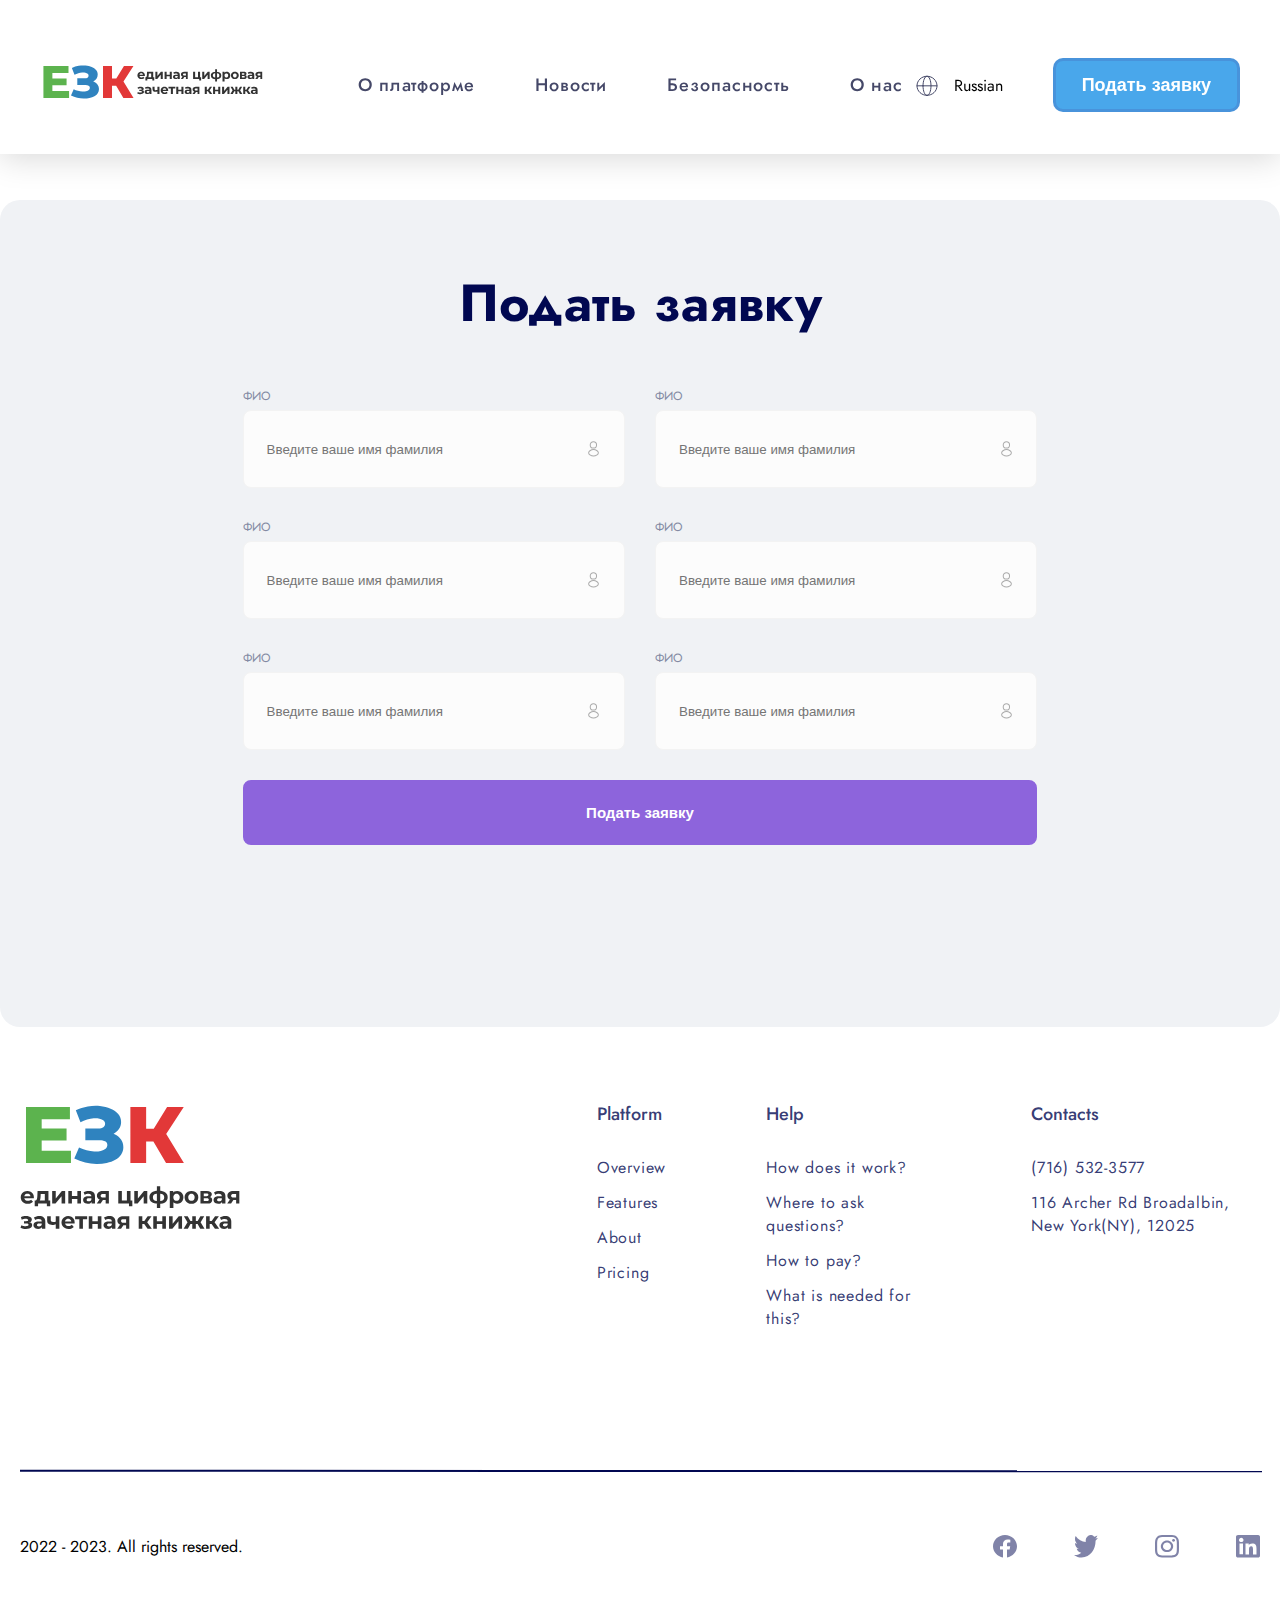
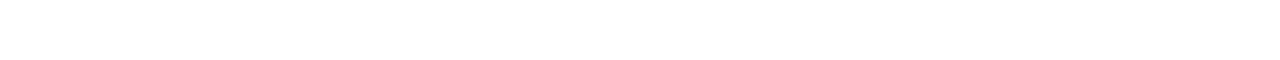
<file: pages/Offer.html>
<!DOCTYPE html>
<html lang="en">
  <head>
    <meta charset="UTF-8" />
    <meta http-equiv="X-UA-Compatible" content="IE=edge" />
    <meta name="viewport" content="width=device-width, initial-scale=1.0" />
    <title>Document</title>
    <link rel="stylesheet" href="../css/index.css" />
  </head>
  <body>
    <header class="header">
      <div class="header__content">
        <div class="header__box">
          <div class="header__fix">
            <a href="../index.html">
              <svg
                width="225"
                height="50"
                viewBox="0 0 225 50"
                fill="none"
                xmlns="http://www.w3.org/2000/svg"
                class="header__logo"
              >
                <path
                  d="M11.7355 21.4105H26.576V28.1686H11.7355V21.4105ZM12.3747 34.0135H29.0875V41H3.42474V9.03574H28.4939V16.0222H12.3747V34.0135Z"
                  fill="#5CB34E"
                />
                <path
                  d="M30.9964 38.5342L33.6905 32.187C35.0604 32.8872 36.4912 33.4199 37.9829 33.7852C39.4746 34.1505 40.9206 34.3636 42.3209 34.4245C43.7212 34.4854 44.9846 34.3941 46.1109 34.1505C47.2677 33.8765 48.181 33.4656 48.8507 32.9176C49.5205 32.3696 49.8553 31.6543 49.8553 30.7714C49.8553 29.7973 49.4444 29.0971 48.6224 28.6709C47.8309 28.2143 46.7807 27.986 45.4717 27.986H37.2979V21.3648H44.741C45.9587 21.3648 46.9024 21.1213 47.5722 20.6342C48.2419 20.1471 48.5768 19.4926 48.5768 18.6707C48.5768 17.8792 48.2876 17.2551 47.7092 16.7985C47.1308 16.3114 46.3545 15.9765 45.3803 15.7939C44.4062 15.5808 43.3103 15.5047 42.0926 15.5656C40.8749 15.6265 39.6115 15.8548 38.3025 16.2505C36.9935 16.6158 35.7302 17.1181 34.5125 17.7574L31.864 10.9993C34.0254 9.93378 36.2934 9.20317 38.6678 8.80742C41.0423 8.41167 43.3559 8.32035 45.6087 8.53344C47.8614 8.74654 49.901 9.24883 51.7275 10.0403C53.5541 10.8014 55.0001 11.8212 56.0655 13.0998C57.1614 14.3783 57.7094 15.8852 57.7094 17.6204C57.7094 19.1425 57.2984 20.4972 56.4765 21.6845C55.6546 22.8717 54.5434 23.8002 53.1431 24.4699C51.7427 25.1396 50.1293 25.4745 48.3028 25.4745L48.5311 23.5566C50.6316 23.5566 52.4581 23.922 54.0107 24.6526C55.5937 25.3832 56.8114 26.3878 57.6637 27.6663C58.5466 28.9145 58.988 30.3605 58.988 32.0043C58.988 33.5569 58.577 34.942 57.7551 36.1597C56.9636 37.3469 55.8524 38.3515 54.4217 39.1735C52.9909 39.9954 51.347 40.6043 49.49 41C47.6635 41.4262 45.7 41.6241 43.5995 41.5936C41.499 41.5936 39.368 41.3349 37.2066 40.8173C35.0757 40.2998 33.0056 39.5388 30.9964 38.5342Z"
                  fill="#2F83BF"
                />
                <path
                  d="M83.375 41L74.3793 25.7941L81.6398 21.5018L93.5579 41H83.375ZM63.0092 41V9.03574H72.0049V41H63.0092ZM69.402 28.7623V21.4561H81.0005V28.7623H69.402ZM82.5074 25.9768L74.151 25.0635L83.9686 9.03574H93.4666L82.5074 25.9768Z"
                  fill="#E23838"
                />
                <path
                  d="M101.484 22.1061C100.67 22.1061 99.954 21.9469 99.3349 21.6285C98.7246 21.3101 98.2515 20.8768 97.9154 20.3284C97.5793 19.7712 97.4113 19.1389 97.4113 18.4313C97.4113 17.7149 97.5749 17.0826 97.9021 16.5342C98.2382 15.977 98.6937 15.5437 99.2686 15.2341C99.8434 14.9157 100.493 14.7565 101.219 14.7565C101.917 14.7565 102.545 14.9069 103.103 15.2076C103.669 15.4995 104.115 15.924 104.442 16.4812C104.77 17.0295 104.933 17.6884 104.933 18.4579C104.933 18.5375 104.929 18.6303 104.92 18.7365C104.911 18.8338 104.902 18.9266 104.894 19.0151H99.0961V17.8078H103.806L103.01 18.166C103.01 17.7945 102.935 17.4717 102.784 17.1976C102.634 16.9234 102.426 16.7111 102.161 16.5608C101.895 16.4016 101.586 16.322 101.232 16.322C100.878 16.322 100.564 16.4016 100.29 16.5608C100.025 16.7111 99.8169 16.9278 99.6665 17.2108C99.5162 17.485 99.441 17.8122 99.441 18.1925V18.5109C99.441 18.9001 99.525 19.245 99.6931 19.5457C99.87 19.8376 100.113 20.0631 100.423 20.2223C100.741 20.3727 101.113 20.4478 101.537 20.4478C101.917 20.4478 102.249 20.3903 102.532 20.2754C102.824 20.1604 103.089 19.9879 103.328 19.758L104.429 20.952C104.102 21.3234 103.691 21.6109 103.195 21.8143C102.7 22.0088 102.13 22.1061 101.484 22.1061ZM111.164 21.0714V16.5608H108.83L108.79 17.4762C108.772 17.8565 108.75 18.2191 108.723 18.564C108.697 18.9089 108.644 19.2229 108.564 19.5059C108.494 19.7801 108.387 20.0145 108.246 20.209C108.104 20.3948 107.914 20.523 107.675 20.5938L105.632 20.3019C105.889 20.3019 106.097 20.2267 106.256 20.0764C106.415 19.9172 106.539 19.7005 106.627 19.4263C106.716 19.1433 106.782 18.8249 106.826 18.4711C106.871 18.1085 106.902 17.7282 106.919 17.3302L107.012 14.8627H113.234V21.0714H111.164ZM105.394 23.5389V20.3019H114.256V23.5389H112.332V22H107.317V23.5389H105.394ZM115.359 22V14.8627H117.415V19.1079L120.891 14.8627H122.788V22H120.732V17.7547L117.269 22H115.359ZM124.579 22V14.8627H126.635V17.6486H129.739V14.8627H131.809V22H129.739V19.3335H126.635V22H124.579ZM137.863 22V20.607L137.73 20.3019V17.8078C137.73 17.3656 137.593 17.0207 137.319 16.773C137.053 16.5254 136.642 16.4016 136.085 16.4016C135.705 16.4016 135.329 16.4635 134.957 16.5873C134.595 16.7023 134.285 16.8615 134.029 17.0649L133.286 15.6189C133.675 15.3447 134.144 15.1324 134.692 14.9821C135.24 14.8317 135.798 14.7565 136.364 14.7565C137.451 14.7565 138.296 15.013 138.897 15.526C139.499 16.039 139.8 16.8394 139.8 17.9272V22H137.863ZM135.687 22.1061C135.13 22.1061 134.652 22.0133 134.254 21.8275C133.856 21.633 133.551 21.3721 133.339 21.0448C133.127 20.7176 133.02 20.3505 133.02 19.9437C133.02 19.5192 133.122 19.1477 133.326 18.8293C133.538 18.5109 133.87 18.2633 134.321 18.0864C134.772 17.9007 135.36 17.8078 136.085 17.8078H137.982V19.0151H136.311C135.824 19.0151 135.488 19.0947 135.302 19.2539C135.125 19.413 135.037 19.612 135.037 19.8508C135.037 20.1162 135.139 20.3284 135.342 20.4876C135.554 20.638 135.842 20.7132 136.204 20.7132C136.549 20.7132 136.859 20.6336 137.133 20.4744C137.407 20.3063 137.606 20.0631 137.73 19.7447L138.048 20.6999C137.898 21.1598 137.624 21.5091 137.226 21.7479C136.828 21.9867 136.315 22.1061 135.687 22.1061ZM145.896 22V19.6253L146.188 19.957H144.211C143.185 19.957 142.38 19.7447 141.796 19.3202C141.213 18.8957 140.921 18.2854 140.921 17.4894C140.921 16.6404 141.226 15.9903 141.836 15.5393C142.455 15.0882 143.287 14.8627 144.33 14.8627H147.74V22H145.896ZM140.815 22L142.712 19.2804H144.821L143.017 22H140.815ZM145.896 18.9885V16.0168L146.188 16.5475H144.37C143.946 16.5475 143.614 16.6271 143.375 16.7863C143.145 16.9455 143.03 17.202 143.03 17.5558C143.03 18.2368 143.468 18.5773 144.344 18.5773H146.188L145.896 18.9885ZM153.088 22V14.8627H155.144V20.3019H158.023V14.8627H160.093V22H153.088ZM159.204 23.5389V21.9735L159.681 22H158.023V20.3019H161.127V23.5389H159.204ZM162.23 22V14.8627H164.286V19.1079L167.762 14.8627H169.659V22H167.603V17.7547L164.14 22H162.23ZM176.252 22.1592C176.234 22.1592 176.186 22.1592 176.106 22.1592C176.026 22.1592 175.951 22.1592 175.88 22.1592C175.81 22.1592 175.761 22.1592 175.734 22.1592C174.187 22.1327 172.988 21.801 172.139 21.1642C171.29 20.5274 170.866 19.6076 170.866 18.4048C170.866 17.2197 171.286 16.3176 172.126 15.6985C172.975 15.0705 174.191 14.7521 175.774 14.7433C175.792 14.7433 175.836 14.7433 175.907 14.7433C175.987 14.7433 176.062 14.7433 176.132 14.7433C176.203 14.7433 176.247 14.7433 176.265 14.7433C177.866 14.7433 179.104 15.0528 179.98 15.6719C180.864 16.291 181.306 17.202 181.306 18.4048C181.306 19.6253 180.864 20.5584 179.98 21.204C179.104 21.8408 177.862 22.1592 176.252 22.1592ZM176.186 20.5672C176.92 20.5672 177.517 20.4921 177.977 20.3417C178.436 20.1825 178.772 19.9437 178.985 19.6253C179.206 19.2981 179.316 18.8912 179.316 18.4048C179.316 17.9361 179.21 17.5513 178.998 17.2506C178.786 16.9411 178.445 16.7111 177.977 16.5608C177.517 16.4104 176.92 16.3352 176.186 16.3352C176.159 16.3352 176.106 16.3352 176.026 16.3352C175.947 16.3352 175.894 16.3352 175.867 16.3352C175.16 16.3352 174.585 16.4148 174.143 16.574C173.7 16.7332 173.377 16.9632 173.174 17.2639C172.971 17.5646 172.869 17.9449 172.869 18.4048C172.869 18.8824 172.971 19.2804 173.174 19.5988C173.377 19.9172 173.7 20.156 174.143 20.3152C174.585 20.4744 175.16 20.5584 175.867 20.5672C175.894 20.5672 175.947 20.5672 176.026 20.5672C176.106 20.5672 176.159 20.5672 176.186 20.5672ZM175.137 24.5737V12.1563H177.035V24.5737H175.137ZM186.714 22.1061C186.113 22.1061 185.587 21.9735 185.135 21.7081C184.684 21.4428 184.331 21.0404 184.074 20.5009C183.827 19.9526 183.703 19.2627 183.703 18.4313C183.703 17.5911 183.822 16.9013 184.061 16.3618C184.3 15.8223 184.645 15.4199 185.096 15.1545C185.547 14.8892 186.086 14.7565 186.714 14.7565C187.386 14.7565 187.988 14.9113 188.518 15.2209C189.058 15.5216 189.482 15.9461 189.792 16.4944C190.11 17.0428 190.27 17.6884 190.27 18.4313C190.27 19.1831 190.11 19.8332 189.792 20.3815C189.482 20.9298 189.058 21.3544 188.518 21.6551C187.988 21.9558 187.386 22.1061 186.714 22.1061ZM182.495 24.5737V14.8627H184.472V16.322L184.432 18.4446L184.565 20.554V24.5737H182.495ZM186.356 20.408C186.701 20.408 187.006 20.3284 187.271 20.1692C187.546 20.01 187.762 19.7845 187.921 19.4926C188.089 19.1919 188.174 18.8382 188.174 18.4313C188.174 18.0157 188.089 17.6619 187.921 17.37C187.762 17.0782 187.546 16.8526 187.271 16.6934C187.006 16.5342 186.701 16.4546 186.356 16.4546C186.011 16.4546 185.702 16.5342 185.427 16.6934C185.153 16.8526 184.936 17.0782 184.777 17.37C184.618 17.6619 184.539 18.0157 184.539 18.4313C184.539 18.8382 184.618 19.1919 184.777 19.4926C184.936 19.7845 185.153 20.01 185.427 20.1692C185.702 20.3284 186.011 20.408 186.356 20.408ZM194.864 22.1061C194.104 22.1061 193.427 21.9469 192.834 21.6285C192.251 21.3101 191.786 20.8768 191.441 20.3284C191.105 19.7712 190.937 19.1389 190.937 18.4313C190.937 17.7149 191.105 17.0826 191.441 16.5342C191.786 15.977 192.251 15.5437 192.834 15.2341C193.427 14.9157 194.104 14.7565 194.864 14.7565C195.616 14.7565 196.288 14.9157 196.881 15.2341C197.473 15.5437 197.938 15.9726 198.274 16.521C198.61 17.0693 198.778 17.7061 198.778 18.4313C198.778 19.1389 198.61 19.7712 198.274 20.3284C197.938 20.8768 197.473 21.3101 196.881 21.6285C196.288 21.9469 195.616 22.1061 194.864 22.1061ZM194.864 20.408C195.209 20.408 195.519 20.3284 195.793 20.1692C196.067 20.01 196.284 19.7845 196.443 19.4926C196.602 19.1919 196.682 18.8382 196.682 18.4313C196.682 18.0157 196.602 17.6619 196.443 17.37C196.284 17.0782 196.067 16.8526 195.793 16.6934C195.519 16.5342 195.209 16.4546 194.864 16.4546C194.519 16.4546 194.21 16.5342 193.936 16.6934C193.661 16.8526 193.44 17.0782 193.272 17.37C193.113 17.6619 193.033 18.0157 193.033 18.4313C193.033 18.8382 193.113 19.1919 193.272 19.4926C193.44 19.7845 193.661 20.01 193.936 20.1692C194.21 20.3284 194.519 20.408 194.864 20.408ZM200.002 22V14.8627H203.651C204.544 14.8627 205.242 15.0263 205.747 15.3535C206.251 15.6719 206.503 16.123 206.503 16.7067C206.503 17.2904 206.264 17.7503 205.786 18.0864C205.318 18.4136 204.694 18.5773 203.916 18.5773L204.128 18.0997C204.995 18.0997 205.64 18.2589 206.065 18.5773C206.498 18.8957 206.715 19.36 206.715 19.9702C206.715 20.5982 206.476 21.0935 205.999 21.4561C205.521 21.8187 204.791 22 203.81 22H200.002ZM201.899 20.5938H203.637C204.018 20.5938 204.301 20.5319 204.486 20.408C204.681 20.2754 204.778 20.0764 204.778 19.811C204.778 19.5369 204.69 19.3379 204.513 19.2141C204.336 19.0814 204.057 19.0151 203.677 19.0151H201.899V20.5938ZM201.899 17.7945H203.465C203.827 17.7945 204.097 17.7282 204.274 17.5956C204.46 17.4629 204.553 17.2727 204.553 17.0251C204.553 16.7686 204.46 16.5785 204.274 16.4546C204.097 16.3308 203.827 16.2689 203.465 16.2689H201.899V17.7945ZM212.328 22V20.607L212.195 20.3019V17.8078C212.195 17.3656 212.058 17.0207 211.784 16.773C211.518 16.5254 211.107 16.4016 210.55 16.4016C210.17 16.4016 209.794 16.4635 209.422 16.5873C209.06 16.7023 208.75 16.8615 208.494 17.0649L207.751 15.6189C208.14 15.3447 208.609 15.1324 209.157 14.9821C209.705 14.8317 210.263 14.7565 210.829 14.7565C211.916 14.7565 212.761 15.013 213.362 15.526C213.964 16.039 214.265 16.8394 214.265 17.9272V22H212.328ZM210.152 22.1061C209.595 22.1061 209.117 22.0133 208.719 21.8275C208.321 21.633 208.016 21.3721 207.804 21.0448C207.592 20.7176 207.485 20.3505 207.485 19.9437C207.485 19.5192 207.587 19.1477 207.791 18.8293C208.003 18.5109 208.335 18.2633 208.786 18.0864C209.237 17.9007 209.825 17.8078 210.55 17.8078H212.447V19.0151H210.776C210.289 19.0151 209.953 19.0947 209.767 19.2539C209.59 19.413 209.502 19.612 209.502 19.8508C209.502 20.1162 209.604 20.3284 209.807 20.4876C210.019 20.638 210.307 20.7132 210.669 20.7132C211.014 20.7132 211.324 20.6336 211.598 20.4744C211.872 20.3063 212.071 20.0631 212.195 19.7447L212.513 20.6999C212.363 21.1598 212.089 21.5091 211.691 21.7479C211.293 21.9867 210.78 22.1061 210.152 22.1061ZM220.361 22V19.6253L220.653 19.957H218.676C217.65 19.957 216.845 19.7447 216.261 19.3202C215.678 18.8957 215.386 18.2854 215.386 17.4894C215.386 16.6404 215.691 15.9903 216.301 15.5393C216.92 15.0882 217.752 14.8627 218.795 14.8627H222.205V22H220.361ZM215.28 22L217.177 19.2804H219.286L217.482 22H215.28ZM220.361 18.9885V16.0168L220.653 16.5475H218.835C218.411 16.5475 218.079 16.6271 217.84 16.7863C217.61 16.9455 217.495 17.202 217.495 17.5558C217.495 18.2368 217.933 18.5773 218.809 18.5773H220.653L220.361 18.9885ZM100.409 37.1327C101.082 37.1327 101.683 37.0442 102.214 36.8673C102.753 36.6816 103.178 36.4207 103.487 36.0846C103.806 35.7397 103.965 35.3373 103.965 34.8774C103.965 34.3379 103.739 33.9133 103.288 33.6038C102.837 33.2854 102.218 33.1262 101.431 33.1262L101.378 33.5375C101.829 33.5375 102.236 33.4623 102.598 33.3119C102.961 33.1527 103.244 32.9361 103.447 32.6619C103.66 32.3877 103.766 32.0782 103.766 31.7332C103.766 31.2999 103.611 30.9328 103.302 30.6321C103.001 30.3314 102.585 30.1015 102.055 29.9423C101.524 29.7831 100.927 29.7123 100.264 29.73C99.8125 29.7389 99.357 29.8008 98.8971 29.9157C98.4372 30.0307 97.9729 30.1855 97.5041 30.3801L98.0082 31.8128C98.4062 31.6536 98.7954 31.5342 99.1757 31.4546C99.556 31.3662 99.923 31.322 100.277 31.322C100.586 31.322 100.843 31.3529 101.046 31.4148C101.25 31.4679 101.404 31.5475 101.511 31.6536C101.617 31.7598 101.67 31.888 101.67 32.0384C101.67 32.1799 101.626 32.3037 101.537 32.4098C101.458 32.5071 101.334 32.5823 101.166 32.6354C100.998 32.6884 100.794 32.7149 100.555 32.7149H99.2686V34.0018H100.728C101.099 34.0018 101.382 34.0637 101.577 34.1875C101.771 34.3025 101.869 34.475 101.869 34.7049C101.869 34.8818 101.807 35.0321 101.683 35.156C101.559 35.2798 101.378 35.3771 101.139 35.4478C100.909 35.5097 100.635 35.5407 100.317 35.5407C99.8744 35.5407 99.4366 35.4965 99.0032 35.408C98.5787 35.3107 98.1851 35.1737 97.8225 34.9968L97.2653 36.4428C97.7252 36.6728 98.2249 36.8452 98.7644 36.9602C99.3128 37.0752 99.8611 37.1327 100.409 37.1327ZM109.517 37V35.607L109.385 35.3019V32.8078C109.385 32.3656 109.247 32.0207 108.973 31.773C108.708 31.5254 108.297 31.4016 107.739 31.4016C107.359 31.4016 106.983 31.4635 106.612 31.5873C106.249 31.7023 105.94 31.8615 105.683 32.0649L104.94 30.6189C105.329 30.3447 105.798 30.1324 106.346 29.9821C106.895 29.8317 107.452 29.7565 108.018 29.7565C109.106 29.7565 109.951 30.013 110.552 30.526C111.153 31.039 111.454 31.8394 111.454 32.9272V37H109.517ZM107.341 37.1061C106.784 37.1061 106.307 37.0133 105.909 36.8275C105.511 36.633 105.206 36.3721 104.993 36.0448C104.781 35.7176 104.675 35.3505 104.675 34.9437C104.675 34.5192 104.777 34.1477 104.98 33.8293C105.192 33.5109 105.524 33.2633 105.975 33.0864C106.426 32.9007 107.014 32.8078 107.739 32.8078H109.637V34.0151H107.965C107.479 34.0151 107.142 34.0947 106.957 34.2539C106.78 34.413 106.691 34.612 106.691 34.8508C106.691 35.1162 106.793 35.3284 106.997 35.4876C107.209 35.638 107.496 35.7132 107.859 35.7132C108.204 35.7132 108.513 35.6336 108.788 35.4744C109.062 35.3063 109.261 35.0631 109.385 34.7447L109.703 35.6999C109.553 36.1598 109.278 36.5091 108.88 36.7479C108.482 36.9867 107.969 37.1061 107.341 37.1061ZM117.55 34.2671C117.258 34.4263 116.936 34.5546 116.582 34.6518C116.228 34.7491 115.839 34.7978 115.414 34.7978C114.477 34.7978 113.756 34.5855 113.252 34.161C112.748 33.7276 112.496 33.0422 112.496 32.1047V29.8627H114.565V31.972C114.565 32.4142 114.68 32.7326 114.91 32.9272C115.14 33.1129 115.463 33.2058 115.879 33.2058C116.179 33.2058 116.467 33.1704 116.741 33.0997C117.024 33.0289 117.294 32.9272 117.55 32.7945V34.2671ZM117.404 37V29.8627H119.474V37H117.404ZM124.751 37.1061C123.937 37.1061 123.221 36.9469 122.602 36.6285C121.992 36.3101 121.518 35.8768 121.182 35.3284C120.846 34.7712 120.678 34.1389 120.678 33.4313C120.678 32.7149 120.842 32.0826 121.169 31.5342C121.505 30.977 121.961 30.5437 122.536 30.2341C123.11 29.9157 123.76 29.7565 124.486 29.7565C125.184 29.7565 125.812 29.9069 126.37 30.2076C126.936 30.4995 127.382 30.924 127.709 31.4812C128.037 32.0295 128.2 32.6884 128.2 33.4579C128.2 33.5375 128.196 33.6303 128.187 33.7365C128.178 33.8338 128.169 33.9266 128.161 34.0151H122.363V32.8078H127.073L126.277 33.166C126.277 32.7945 126.202 32.4717 126.051 32.1976C125.901 31.9234 125.693 31.7111 125.428 31.5608C125.162 31.4016 124.853 31.322 124.499 31.322C124.145 31.322 123.831 31.4016 123.557 31.5608C123.292 31.7111 123.084 31.9278 122.934 32.2108C122.783 32.485 122.708 32.8122 122.708 33.1925V33.5109C122.708 33.9001 122.792 34.245 122.96 34.5457C123.137 34.8376 123.38 35.0631 123.69 35.2223C124.008 35.3727 124.38 35.4478 124.804 35.4478C125.184 35.4478 125.516 35.3903 125.799 35.2754C126.091 35.1604 126.356 34.9879 126.595 34.758L127.696 35.952C127.369 36.3234 126.958 36.6109 126.462 36.8143C125.967 37.0088 125.397 37.1061 124.751 37.1061ZM130.867 37V31.0832L131.331 31.5608H128.453V29.8627H135.338V31.5608H132.459L132.923 31.0832V37H130.867ZM136.242 37V29.8627H138.298V32.6486H141.403V29.8627H143.472V37H141.403V34.3335H138.298V37H136.242ZM149.526 37V35.607L149.394 35.3019V32.8078C149.394 32.3656 149.257 32.0207 148.982 31.773C148.717 31.5254 148.306 31.4016 147.749 31.4016C147.368 31.4016 146.992 31.4635 146.621 31.5873C146.258 31.7023 145.949 31.8615 145.692 32.0649L144.949 30.6189C145.339 30.3447 145.807 30.1324 146.356 29.9821C146.904 29.8317 147.461 29.7565 148.027 29.7565C149.115 29.7565 149.96 30.013 150.561 30.526C151.162 31.039 151.463 31.8394 151.463 32.9272V37H149.526ZM147.351 37.1061C146.793 37.1061 146.316 37.0133 145.918 36.8275C145.52 36.633 145.215 36.3721 145.002 36.0448C144.79 35.7176 144.684 35.3505 144.684 34.9437C144.684 34.5192 144.786 34.1477 144.989 33.8293C145.201 33.5109 145.533 33.2633 145.984 33.0864C146.435 32.9007 147.023 32.8078 147.749 32.8078H149.646V34.0151H147.974C147.488 34.0151 147.152 34.0947 146.966 34.2539C146.789 34.413 146.701 34.612 146.701 34.8508C146.701 35.1162 146.802 35.3284 147.006 35.4876C147.218 35.638 147.505 35.7132 147.868 35.7132C148.213 35.7132 148.522 35.6336 148.797 35.4744C149.071 35.3063 149.27 35.0631 149.394 34.7447L149.712 35.6999C149.562 36.1598 149.287 36.5091 148.889 36.7479C148.491 36.9867 147.979 37.1061 147.351 37.1061ZM157.559 37V34.6253L157.851 34.957H155.874C154.849 34.957 154.044 34.7447 153.46 34.3202C152.876 33.8957 152.584 33.2854 152.584 32.4894C152.584 31.6404 152.89 30.9903 153.5 30.5393C154.119 30.0882 154.95 29.8627 155.994 29.8627H159.403V37H157.559ZM152.478 37L154.375 34.2804H156.485L154.68 37H152.478ZM157.559 33.9885V31.0168L157.851 31.5475H156.034C155.609 31.5475 155.277 31.6271 155.039 31.7863C154.809 31.9455 154.694 32.202 154.694 32.5558C154.694 33.2368 155.132 33.5773 156.007 33.5773H157.851L157.559 33.9885ZM169.806 37L167.418 33.6171L169.103 32.6221L172.247 37H169.806ZM164.751 37V29.8627H166.821V37H164.751ZM166.211 34.2937V32.6354H168.705V34.2937H166.211ZM169.302 33.6701L167.365 33.4579L169.872 29.8627H172.075L169.302 33.6701ZM173.064 37V29.8627H175.12V32.6486H178.225V29.8627H180.294V37H178.225V34.3335H175.12V37H173.064ZM182.077 37V29.8627H184.133V34.1079L187.609 29.8627H189.506V37H187.449V32.7547L183.987 37H182.077ZM199.88 37L197.982 33.6171L199.654 32.6221L202.334 37H199.88ZM196.762 34.2937V32.6354H199.243V34.2937H196.762ZM199.866 33.6701L197.916 33.4579L199.972 29.8627H202.161L199.866 33.6701ZM192.822 37H190.381L193.047 32.6221L194.719 33.6171L192.822 37ZM197.372 37H195.329V29.8627H197.372V37ZM195.939 34.2937H193.472V32.6354H195.939V34.2937ZM192.835 33.6701L190.54 29.8627H192.729L194.772 33.4579L192.835 33.6701ZM208.265 37L205.877 33.6171L207.562 32.6221L210.706 37H208.265ZM203.211 37V29.8627H205.28V37H203.211ZM204.67 34.2937V32.6354H207.164V34.2937H204.67ZM207.761 33.6701L205.824 33.4579L208.331 29.8627H210.534L207.761 33.6701ZM215.666 37V35.607L215.533 35.3019V32.8078C215.533 32.3656 215.396 32.0207 215.122 31.773C214.856 31.5254 214.445 31.4016 213.888 31.4016C213.508 31.4016 213.132 31.4635 212.76 31.5873C212.398 31.7023 212.088 31.8615 211.832 32.0649L211.089 30.6189C211.478 30.3447 211.947 30.1324 212.495 29.9821C213.043 29.8317 213.6 29.7565 214.166 29.7565C215.254 29.7565 216.099 30.013 216.7 30.526C217.302 31.039 217.602 31.8394 217.602 32.9272V37H215.666ZM213.49 37.1061C212.933 37.1061 212.455 37.0133 212.057 36.8275C211.659 36.633 211.354 36.3721 211.142 36.0448C210.929 35.7176 210.823 35.3505 210.823 34.9437C210.823 34.5192 210.925 34.1477 211.128 33.8293C211.341 33.5109 211.672 33.2633 212.123 33.0864C212.574 32.9007 213.163 32.8078 213.888 32.8078H215.785V34.0151H214.113C213.627 34.0151 213.291 34.0947 213.105 34.2539C212.928 34.413 212.84 34.612 212.84 34.8508C212.84 35.1162 212.942 35.3284 213.145 35.4876C213.357 35.638 213.645 35.7132 214.007 35.7132C214.352 35.7132 214.662 35.6336 214.936 35.4744C215.21 35.3063 215.409 35.0631 215.533 34.7447L215.851 35.6999C215.701 36.1598 215.427 36.5091 215.029 36.7479C214.631 36.9867 214.118 37.1061 213.49 37.1061Z"
                  fill="black"
                  fill-opacity="0.8"
                />
              </svg>
            </a>
          </div>
          <ul>
            <li><a href="./AboutPlatform.html">О платформе</a></li>
            <li><a href="./News.html">Новости</a></li>
            <li><a href="./Security.html">Безопасность</a></li>
            <li><a href="./AboutUs.html">О нас</a></li>
          </ul>
        </div>
        <div class="header__block">
          <div>
            <svg
              width="22"
              height="21"
              viewBox="0 0 22 21"
              fill="none"
              xmlns="http://www.w3.org/2000/svg"
            >
              <path
                d="M11 20.3771C16.5228 20.3771 21 16.1002 21 10.8243C21 5.54851 16.5228 1.27161 11 1.27161C5.47715 1.27161 1 5.54851 1 10.8243C1 16.1002 5.47715 20.3771 11 20.3771Z"
                stroke="#454868"
                stroke-linecap="round"
                stroke-linejoin="round"
              />
              <path
                d="M7.00006 10.8243C7.00006 16.1002 8.79092 20.3771 11.0001 20.3771C13.2092 20.3771 15.0001 16.1002 15.0001 10.8243C15.0001 5.54851 13.2092 1.27161 11.0001 1.27161C8.79092 1.27161 7.00006 5.54851 7.00006 10.8243Z"
                stroke="#454868"
                stroke-linecap="round"
                stroke-linejoin="round"
              />
              <path
                d="M1 10.8243H21"
                stroke="#454868"
                stroke-linecap="round"
                stroke-linejoin="round"
              />
            </svg>
            <p>Russian</p>
          </div>
          <button>Подать заявку</button>
        </div>
        <svg
          width="36"
          height="36"
          viewBox="0 0 36 36"
          fill="none"
          xmlns="http://www.w3.org/2000/svg"
          class="burgerBtn"
        >
          <rect width="36" height="36" rx="10" fill="#0099FF"></rect>
          <path
            d="M10 12L25 12M15.1562 17.625L25 17.625M10 23.25L25 23.25"
            stroke="white"
            stroke-width="1.5625"
            stroke-linecap="round"
          ></path>
        </svg>
      </div>
    </header>
    <div class="burger">
      <nav>
        <a href="./AboutPlatform.html" class="active"> О платформе </a>
        <a href="./News.html"> Новости </a>
        <a href="./Security.html">Безопасность</a>
        <a href="./AboutUs.html"> О нас </a>
      </nav>
      <div class="burger__bottom">
        <button>Подать заявку</button>
      </div>
    </div>

    <section class="offer">
      <div class="offer__content">
        <div class="offer__left">
          <img src="../img/offer/img.png" alt="" />
        </div>
        <div class="offer__right">
          <h2>Подать заявку</h2>
          <div class="offer__fix">
            <div class="offer__item">
              <p>ФИО</p>
              <label class="offer__input">
                <input type="text" placeholder="Введите ваше имя фамилия" />
                <svg
                  width="20"
                  height="20"
                  viewBox="0 0 20 20"
                  fill="none"
                  xmlns="http://www.w3.org/2000/svg"
                >
                  <path
                    d="M10.1796 9.02065C10.1032 9.01301 10.0116 9.01301 9.92755 9.02065C8.10965 8.95954 6.66602 7.47008 6.66602 5.6369C6.66602 3.76553 8.17839 2.24551 10.0574 2.24551C11.9288 2.24551 13.4488 3.76553 13.4488 5.6369C13.4412 7.47008 11.9975 8.95954 10.1796 9.02065Z"
                    stroke="#AAAAAA"
                    stroke-width="1.07834"
                    stroke-linecap="round"
                    stroke-linejoin="round"
                  />
                  <path
                    d="M6.35998 11.8392C4.51152 13.0766 4.51152 15.0931 6.35998 16.3228C8.4605 17.7282 11.9054 17.7282 14.0059 16.3228C15.8543 15.0854 15.8543 13.0689 14.0059 11.8392C11.913 10.4414 8.46814 10.4414 6.35998 11.8392Z"
                    stroke="#AAAAAA"
                    stroke-width="1.07834"
                    stroke-linecap="round"
                    stroke-linejoin="round"
                  />
                </svg>
              </label>
            </div>
            <div class="offer__item">
              <p>ФИО</p>
              <label class="offer__input">
                <input type="text" placeholder="Введите ваше имя фамилия" />
                <svg
                  width="20"
                  height="20"
                  viewBox="0 0 20 20"
                  fill="none"
                  xmlns="http://www.w3.org/2000/svg"
                >
                  <path
                    d="M10.1796 9.02065C10.1032 9.01301 10.0116 9.01301 9.92755 9.02065C8.10965 8.95954 6.66602 7.47008 6.66602 5.6369C6.66602 3.76553 8.17839 2.24551 10.0574 2.24551C11.9288 2.24551 13.4488 3.76553 13.4488 5.6369C13.4412 7.47008 11.9975 8.95954 10.1796 9.02065Z"
                    stroke="#AAAAAA"
                    stroke-width="1.07834"
                    stroke-linecap="round"
                    stroke-linejoin="round"
                  />
                  <path
                    d="M6.35998 11.8392C4.51152 13.0766 4.51152 15.0931 6.35998 16.3228C8.4605 17.7282 11.9054 17.7282 14.0059 16.3228C15.8543 15.0854 15.8543 13.0689 14.0059 11.8392C11.913 10.4414 8.46814 10.4414 6.35998 11.8392Z"
                    stroke="#AAAAAA"
                    stroke-width="1.07834"
                    stroke-linecap="round"
                    stroke-linejoin="round"
                  />
                </svg>
              </label>
            </div>
            <div class="offer__item">
              <p>ФИО</p>
              <label class="offer__input">
                <input type="text" placeholder="Введите ваше имя фамилия" />
                <svg
                  width="20"
                  height="20"
                  viewBox="0 0 20 20"
                  fill="none"
                  xmlns="http://www.w3.org/2000/svg"
                >
                  <path
                    d="M10.1796 9.02065C10.1032 9.01301 10.0116 9.01301 9.92755 9.02065C8.10965 8.95954 6.66602 7.47008 6.66602 5.6369C6.66602 3.76553 8.17839 2.24551 10.0574 2.24551C11.9288 2.24551 13.4488 3.76553 13.4488 5.6369C13.4412 7.47008 11.9975 8.95954 10.1796 9.02065Z"
                    stroke="#AAAAAA"
                    stroke-width="1.07834"
                    stroke-linecap="round"
                    stroke-linejoin="round"
                  />
                  <path
                    d="M6.35998 11.8392C4.51152 13.0766 4.51152 15.0931 6.35998 16.3228C8.4605 17.7282 11.9054 17.7282 14.0059 16.3228C15.8543 15.0854 15.8543 13.0689 14.0059 11.8392C11.913 10.4414 8.46814 10.4414 6.35998 11.8392Z"
                    stroke="#AAAAAA"
                    stroke-width="1.07834"
                    stroke-linecap="round"
                    stroke-linejoin="round"
                  />
                </svg>
              </label>
            </div>
            <div class="offer__item">
              <p>ФИО</p>
              <label class="offer__input">
                <input type="text" placeholder="Введите ваше имя фамилия" />
                <svg
                  width="20"
                  height="20"
                  viewBox="0 0 20 20"
                  fill="none"
                  xmlns="http://www.w3.org/2000/svg"
                >
                  <path
                    d="M10.1796 9.02065C10.1032 9.01301 10.0116 9.01301 9.92755 9.02065C8.10965 8.95954 6.66602 7.47008 6.66602 5.6369C6.66602 3.76553 8.17839 2.24551 10.0574 2.24551C11.9288 2.24551 13.4488 3.76553 13.4488 5.6369C13.4412 7.47008 11.9975 8.95954 10.1796 9.02065Z"
                    stroke="#AAAAAA"
                    stroke-width="1.07834"
                    stroke-linecap="round"
                    stroke-linejoin="round"
                  />
                  <path
                    d="M6.35998 11.8392C4.51152 13.0766 4.51152 15.0931 6.35998 16.3228C8.4605 17.7282 11.9054 17.7282 14.0059 16.3228C15.8543 15.0854 15.8543 13.0689 14.0059 11.8392C11.913 10.4414 8.46814 10.4414 6.35998 11.8392Z"
                    stroke="#AAAAAA"
                    stroke-width="1.07834"
                    stroke-linecap="round"
                    stroke-linejoin="round"
                  />
                </svg>
              </label>
            </div>
            <div class="offer__item">
              <p>ФИО</p>
              <label class="offer__input">
                <input type="text" placeholder="Введите ваше имя фамилия" />
                <svg
                  width="20"
                  height="20"
                  viewBox="0 0 20 20"
                  fill="none"
                  xmlns="http://www.w3.org/2000/svg"
                >
                  <path
                    d="M10.1796 9.02065C10.1032 9.01301 10.0116 9.01301 9.92755 9.02065C8.10965 8.95954 6.66602 7.47008 6.66602 5.6369C6.66602 3.76553 8.17839 2.24551 10.0574 2.24551C11.9288 2.24551 13.4488 3.76553 13.4488 5.6369C13.4412 7.47008 11.9975 8.95954 10.1796 9.02065Z"
                    stroke="#AAAAAA"
                    stroke-width="1.07834"
                    stroke-linecap="round"
                    stroke-linejoin="round"
                  />
                  <path
                    d="M6.35998 11.8392C4.51152 13.0766 4.51152 15.0931 6.35998 16.3228C8.4605 17.7282 11.9054 17.7282 14.0059 16.3228C15.8543 15.0854 15.8543 13.0689 14.0059 11.8392C11.913 10.4414 8.46814 10.4414 6.35998 11.8392Z"
                    stroke="#AAAAAA"
                    stroke-width="1.07834"
                    stroke-linecap="round"
                    stroke-linejoin="round"
                  />
                </svg>
              </label>
            </div>
            <div class="offer__item">
              <p>ФИО</p>
              <label class="offer__input">
                <input type="text" placeholder="Введите ваше имя фамилия" />
                <svg
                  width="20"
                  height="20"
                  viewBox="0 0 20 20"
                  fill="none"
                  xmlns="http://www.w3.org/2000/svg"
                >
                  <path
                    d="M10.1796 9.02065C10.1032 9.01301 10.0116 9.01301 9.92755 9.02065C8.10965 8.95954 6.66602 7.47008 6.66602 5.6369C6.66602 3.76553 8.17839 2.24551 10.0574 2.24551C11.9288 2.24551 13.4488 3.76553 13.4488 5.6369C13.4412 7.47008 11.9975 8.95954 10.1796 9.02065Z"
                    stroke="#AAAAAA"
                    stroke-width="1.07834"
                    stroke-linecap="round"
                    stroke-linejoin="round"
                  />
                  <path
                    d="M6.35998 11.8392C4.51152 13.0766 4.51152 15.0931 6.35998 16.3228C8.4605 17.7282 11.9054 17.7282 14.0059 16.3228C15.8543 15.0854 15.8543 13.0689 14.0059 11.8392C11.913 10.4414 8.46814 10.4414 6.35998 11.8392Z"
                    stroke="#AAAAAA"
                    stroke-width="1.07834"
                    stroke-linecap="round"
                    stroke-linejoin="round"
                  />
                </svg>
              </label>
            </div>
          </div>

          <button>Подать заявку</button>
        </div>
      </div>
    </section>
    <section class="footer">
      <div class="container">
        <div class="footer__content">
          <div class="footer__item">
            <div class="footer__fix">
              <svg
                width="240"
                height="154"
                viewBox="0 0 240 154"
                fill="none"
                class="footer__svg"
                xmlns="http://www.w3.org/2000/svg"
              >
                <path
                  d="M22.057 41.1811H49.9501V53.8832H22.057V41.1811ZM23.2585 64.8688H54.6704V78H6.43687V17.9226H53.5547V31.0538H23.2585V64.8688Z"
                  fill="#5CB34E"
                />
                <path
                  d="M58.2583 73.3655L63.322 61.4358C65.8967 62.7518 68.5859 63.7531 71.3895 64.4397C74.1931 65.1263 76.9109 65.5268 79.5429 65.6412C82.1749 65.7557 84.5493 65.584 86.6664 65.1263C88.8406 64.6113 90.5571 63.8389 91.8158 62.809C93.0746 61.7791 93.704 60.4345 93.704 58.7752C93.704 56.9443 92.9316 55.6283 91.3867 54.8273C89.8991 53.969 87.9251 53.5399 85.4648 53.5399H70.1022V41.0953H84.0916C86.3803 41.0953 88.154 40.6376 89.4128 39.7221C90.6715 38.8066 91.3009 37.5765 91.3009 36.0316C91.3009 34.544 90.7573 33.3711 89.6702 32.5128C88.5831 31.5974 87.1241 30.968 85.2932 30.6247C83.4622 30.2242 81.4024 30.0811 79.1138 30.1955C76.8251 30.31 74.4506 30.7391 71.9903 31.4829C69.53 32.1695 67.1555 33.1136 64.8668 34.3151L59.889 21.6131C63.9514 19.6105 68.214 18.2373 72.6769 17.4935C77.1398 16.7496 81.4883 16.578 85.7223 16.9785C89.9563 17.379 93.7898 18.3231 97.2228 19.8107C100.656 21.2412 103.374 23.1579 105.376 25.561C107.436 27.9641 108.466 30.7963 108.466 34.0577C108.466 36.9185 107.693 39.4646 106.149 41.6961C104.604 43.9275 102.515 45.6726 99.8834 46.9314C97.2514 48.1902 94.2189 48.8195 90.786 48.8195L91.2151 45.2149C95.163 45.2149 98.596 45.9015 101.514 47.2747C104.489 48.6479 106.778 50.536 108.38 52.9391C110.039 55.285 110.869 58.0028 110.869 61.0925C110.869 64.0105 110.097 66.6139 108.552 68.9026C107.064 71.134 104.976 73.0222 102.286 74.567C99.5973 76.1119 96.5076 77.2562 93.0174 78C89.5844 78.801 85.8939 79.1729 81.946 79.1157C77.998 79.1157 73.9929 78.6294 69.9305 77.6567C65.9253 76.684 62.0346 75.2536 58.2583 73.3655Z"
                  fill="#2F83BF"
                />
                <path
                  d="M156.705 78L139.797 49.4203L153.443 41.3528L175.844 78H156.705ZM118.427 78V17.9226H135.334V78H118.427ZM130.442 54.9989V41.267H152.242V54.9989H130.442ZM155.074 49.7636L139.368 48.0471L157.821 17.9226H175.672L155.074 49.7636Z"
                  fill="#E23838"
                />
                <path
                  d="M8.42785 121.814C6.89853 121.814 5.55207 121.515 4.38846 120.916C3.24148 120.318 2.35215 119.503 1.72048 118.473C1.0888 117.425 0.772968 116.237 0.772968 114.907C0.772968 113.56 1.08049 112.372 1.69554 111.341C2.32722 110.294 3.1833 109.479 4.26379 108.898C5.34429 108.299 6.56607 108 7.92916 108C9.24237 108 10.4226 108.283 11.4698 108.848C12.5337 109.396 13.3732 110.194 13.9882 111.242C14.6033 112.272 14.9108 113.511 14.9108 114.957C14.9108 115.106 14.9025 115.281 14.8859 115.48C14.8692 115.663 14.8526 115.838 14.836 116.004H3.93964V113.735H12.7914L11.2953 114.408C11.2953 113.71 11.154 113.103 10.8714 112.588C10.5888 112.073 10.1982 111.674 9.6995 111.391C9.20081 111.092 8.61901 110.942 7.95409 110.942C7.28917 110.942 6.69906 111.092 6.18375 111.391C5.68506 111.674 5.29442 112.081 5.01183 112.613C4.72924 113.128 4.58794 113.743 4.58794 114.458V115.056C4.58794 115.788 4.74586 116.436 5.06169 117.001C5.39415 117.55 5.85129 117.974 6.43309 118.273C7.03152 118.556 7.72968 118.697 8.52758 118.697C9.24237 118.697 9.86573 118.589 10.3977 118.373C10.9462 118.157 11.4449 117.833 11.8937 117.4L13.9633 119.644C13.3482 120.343 12.5753 120.883 11.6444 121.265C10.7135 121.631 9.64132 121.814 8.42785 121.814ZM26.6224 119.869V111.391H22.2339L22.1591 113.112C22.1259 113.826 22.0843 114.508 22.0345 115.156C21.9846 115.805 21.8849 116.395 21.7352 116.927C21.6023 117.442 21.4028 117.882 21.1368 118.248C20.8709 118.597 20.5135 118.838 20.0646 118.971L16.2247 118.423C16.7068 118.423 17.0974 118.281 17.3967 117.999C17.6959 117.7 17.9286 117.292 18.0948 116.777C18.261 116.245 18.3857 115.647 18.4688 114.982C18.5519 114.3 18.6101 113.585 18.6434 112.837L18.8179 108.2H30.5122V119.869H26.6224ZM15.7759 124.507V118.423H32.4321V124.507H28.8166V121.614H19.3914V124.507H15.7759ZM34.506 121.614V108.2H38.3708V116.179L44.9036 108.2H48.4693V121.614H44.6044V113.635L38.0965 121.614H34.506ZM51.8344 121.614V108.2H55.6993V113.436H61.534V108.2H65.4237V121.614H61.534V116.602H55.6993V121.614H51.8344ZM76.8022 121.614V118.996L76.5529 118.423V113.735C76.5529 112.904 76.2952 112.256 75.7799 111.79C75.2812 111.325 74.5082 111.092 73.461 111.092C72.7462 111.092 72.0397 111.208 71.3416 111.441C70.66 111.657 70.0782 111.956 69.5962 112.339L68.1998 109.621C68.9312 109.105 69.8123 108.707 70.8429 108.424C71.8735 108.141 72.9208 108 73.9846 108C76.0292 108 77.6167 108.482 78.7471 109.446C79.8775 110.41 80.4426 111.915 80.4426 113.959V121.614H76.8022ZM72.713 121.814C71.6657 121.814 70.7681 121.639 70.02 121.29C69.272 120.924 68.6985 120.434 68.2996 119.819C67.9006 119.204 67.7011 118.514 67.7011 117.749C67.7011 116.952 67.8923 116.253 68.2746 115.655C68.6736 115.056 69.2969 114.591 70.1447 114.259C70.9925 113.91 72.0979 113.735 73.461 113.735H77.0266V116.004H73.8849C72.9706 116.004 72.3389 116.154 71.9899 116.453C71.6574 116.752 71.4912 117.126 71.4912 117.575C71.4912 118.074 71.6823 118.473 72.0647 118.772C72.4636 119.054 73.0039 119.196 73.6854 119.196C74.3337 119.196 74.9155 119.046 75.4308 118.747C75.9461 118.431 76.3201 117.974 76.5529 117.375L77.1513 119.171C76.8687 120.035 76.3534 120.692 75.6054 121.141C74.8573 121.589 73.8932 121.814 72.713 121.814ZM91.9004 121.614V117.151L92.449 117.774H88.7337C86.8055 117.774 85.2928 117.375 84.1957 116.577C83.0986 115.78 82.55 114.633 82.55 113.137C82.55 111.541 83.1235 110.319 84.2705 109.471C85.4341 108.623 86.9966 108.2 88.9582 108.2H95.3663V121.614H91.9004ZM82.3505 121.614L85.9161 116.503H89.8807L86.4896 121.614H82.3505ZM91.9004 115.954V110.369L92.449 111.366H89.033C88.2351 111.366 87.6117 111.516 87.1629 111.815C86.7307 112.114 86.5146 112.596 86.5146 113.261C86.5146 114.541 87.3374 115.181 88.9831 115.181H92.449L91.9004 115.954ZM105.418 121.614V108.2H109.283V118.423H114.694V108.2H118.584V121.614H105.418ZM116.913 124.507V121.564L117.811 121.614H114.694V118.423H120.528V124.507H116.913ZM122.601 121.614V108.2H126.465V116.179L132.998 108.2H136.564V121.614H132.699V113.635L126.191 121.614H122.601ZM148.955 121.913C148.922 121.913 148.831 121.913 148.681 121.913C148.531 121.913 148.39 121.913 148.257 121.913C148.124 121.913 148.033 121.913 147.983 121.913C145.074 121.864 142.821 121.24 141.226 120.043C139.63 118.847 138.832 117.118 138.832 114.857C138.832 112.63 139.622 110.934 141.201 109.77C142.797 108.59 145.082 107.992 148.058 107.975C148.091 107.975 148.174 107.975 148.307 107.975C148.457 107.975 148.598 107.975 148.731 107.975C148.864 107.975 148.947 107.975 148.98 107.975C151.989 107.975 154.316 108.557 155.962 109.721C157.624 110.884 158.455 112.596 158.455 114.857C158.455 117.151 157.624 118.905 155.962 120.118C154.316 121.315 151.981 121.913 148.955 121.913ZM148.831 118.921C150.21 118.921 151.332 118.78 152.197 118.497C153.061 118.198 153.693 117.749 154.092 117.151C154.507 116.536 154.715 115.771 154.715 114.857C154.715 113.976 154.516 113.253 154.117 112.688C153.718 112.106 153.078 111.674 152.197 111.391C151.332 111.109 150.21 110.967 148.831 110.967C148.781 110.967 148.681 110.967 148.531 110.967C148.382 110.967 148.282 110.967 148.232 110.967C146.902 110.967 145.822 111.117 144.991 111.416C144.16 111.715 143.553 112.147 143.171 112.713C142.788 113.278 142.597 113.993 142.597 114.857C142.597 115.755 142.788 116.503 143.171 117.101C143.553 117.7 144.16 118.148 144.991 118.448C145.822 118.747 146.902 118.905 148.232 118.921C148.282 118.921 148.382 118.921 148.531 118.921C148.681 118.921 148.781 118.921 148.831 118.921ZM146.861 126.452V103.113H150.426V126.452H146.861ZM168.619 121.814C167.489 121.814 166.5 121.564 165.652 121.066C164.804 120.567 164.14 119.811 163.658 118.797C163.192 117.766 162.959 116.469 162.959 114.907C162.959 113.328 163.184 112.031 163.633 111.017C164.081 110.003 164.73 109.247 165.577 108.748C166.425 108.249 167.439 108 168.619 108C169.883 108 171.013 108.291 172.011 108.873C173.025 109.438 173.822 110.236 174.404 111.266C175.003 112.297 175.302 113.511 175.302 114.907C175.302 116.32 175.003 117.542 174.404 118.572C173.822 119.603 173.025 120.401 172.011 120.966C171.013 121.531 169.883 121.814 168.619 121.814ZM160.69 126.452V108.2H164.406V110.942L164.331 114.932L164.58 118.896V126.452H160.69ZM167.946 118.622C168.595 118.622 169.168 118.473 169.667 118.173C170.182 117.874 170.589 117.45 170.888 116.902C171.204 116.336 171.362 115.672 171.362 114.907C171.362 114.126 171.204 113.461 170.888 112.912C170.589 112.364 170.182 111.94 169.667 111.64C169.168 111.341 168.595 111.192 167.946 111.192C167.298 111.192 166.716 111.341 166.201 111.64C165.686 111.94 165.278 112.364 164.979 112.912C164.68 113.461 164.53 114.126 164.53 114.907C164.53 115.672 164.68 116.336 164.979 116.902C165.278 117.45 165.686 117.874 166.201 118.173C166.716 118.473 167.298 118.622 167.946 118.622ZM183.938 121.814C182.508 121.814 181.236 121.515 180.123 120.916C179.025 120.318 178.153 119.503 177.504 118.473C176.873 117.425 176.557 116.237 176.557 114.907C176.557 113.56 176.873 112.372 177.504 111.341C178.153 110.294 179.025 109.479 180.123 108.898C181.236 108.299 182.508 108 183.938 108C185.351 108 186.614 108.299 187.728 108.898C188.841 109.479 189.714 110.286 190.346 111.316C190.977 112.347 191.293 113.544 191.293 114.907C191.293 116.237 190.977 117.425 190.346 118.473C189.714 119.503 188.841 120.318 187.728 120.916C186.614 121.515 185.351 121.814 183.938 121.814ZM183.938 118.622C184.586 118.622 185.168 118.473 185.683 118.173C186.198 117.874 186.606 117.45 186.905 116.902C187.204 116.336 187.354 115.672 187.354 114.907C187.354 114.126 187.204 113.461 186.905 112.912C186.606 112.364 186.198 111.94 185.683 111.64C185.168 111.341 184.586 111.192 183.938 111.192C183.289 111.192 182.707 111.341 182.192 111.64C181.677 111.94 181.261 112.364 180.945 112.912C180.646 113.461 180.497 114.126 180.497 114.907C180.497 115.672 180.646 116.336 180.945 116.902C181.261 117.45 181.677 117.874 182.192 118.173C182.707 118.473 183.289 118.622 183.938 118.622ZM193.595 121.614V108.2H200.452C202.131 108.2 203.444 108.507 204.391 109.122C205.339 109.721 205.813 110.568 205.813 111.665C205.813 112.763 205.364 113.627 204.466 114.259C203.585 114.874 202.413 115.181 200.95 115.181L201.349 114.284C202.978 114.284 204.192 114.583 204.99 115.181C205.804 115.78 206.211 116.652 206.211 117.799C206.211 118.98 205.763 119.91 204.865 120.592C203.967 121.273 202.596 121.614 200.751 121.614H193.595ZM197.16 118.971H200.427C201.141 118.971 201.673 118.855 202.022 118.622C202.388 118.373 202.571 117.999 202.571 117.5C202.571 116.985 202.405 116.611 202.072 116.378C201.74 116.129 201.216 116.004 200.501 116.004H197.16V118.971ZM197.16 113.71H200.103C200.784 113.71 201.291 113.585 201.624 113.336C201.973 113.087 202.147 112.729 202.147 112.264C202.147 111.782 201.973 111.424 201.624 111.192C201.291 110.959 200.784 110.843 200.103 110.843H197.16V113.71ZM216.76 121.614V118.996L216.511 118.423V113.735C216.511 112.904 216.253 112.256 215.738 111.79C215.239 111.325 214.467 111.092 213.419 111.092C212.704 111.092 211.998 111.208 211.3 111.441C210.618 111.657 210.036 111.956 209.554 112.339L208.158 109.621C208.89 109.105 209.771 108.707 210.801 108.424C211.832 108.141 212.879 108 213.943 108C215.988 108 217.575 108.482 218.705 109.446C219.836 110.41 220.401 111.915 220.401 113.959V121.614H216.76ZM212.671 121.814C211.624 121.814 210.726 121.639 209.978 121.29C209.23 120.924 208.657 120.434 208.258 119.819C207.859 119.204 207.659 118.514 207.659 117.749C207.659 116.952 207.851 116.253 208.233 115.655C208.632 115.056 209.255 114.591 210.103 114.259C210.951 113.91 212.056 113.735 213.419 113.735H216.985V116.004H213.843C212.929 116.004 212.297 116.154 211.948 116.453C211.616 116.752 211.449 117.126 211.449 117.575C211.449 118.074 211.641 118.473 212.023 118.772C212.422 119.054 212.962 119.196 213.644 119.196C214.292 119.196 214.874 119.046 215.389 118.747C215.904 118.431 216.278 117.974 216.511 117.375L217.11 119.171C216.827 120.035 216.312 120.692 215.564 121.141C214.816 121.589 213.851 121.814 212.671 121.814ZM231.859 121.614V117.151L232.407 117.774H228.692C226.764 117.774 225.251 117.375 224.154 116.577C223.057 115.78 222.508 114.633 222.508 113.137C222.508 111.541 223.082 110.319 224.229 109.471C225.392 108.623 226.955 108.2 228.916 108.2H235.325V121.614H231.859ZM222.309 121.614L225.874 116.503H229.839L226.448 121.614H222.309ZM231.859 115.954V110.369L232.407 111.366H228.991C228.193 111.366 227.57 111.516 227.121 111.815C226.689 112.114 226.473 112.596 226.473 113.261C226.473 114.541 227.296 115.181 228.941 115.181H232.407L231.859 115.954ZM6.40816 148.864C7.6715 148.864 8.80186 148.697 9.79924 148.365C10.8132 148.016 11.6111 147.525 12.1929 146.894C12.7914 146.245 13.0906 145.489 13.0906 144.625C13.0906 143.611 12.6667 142.813 11.8189 142.231C10.9712 141.633 9.80755 141.333 8.32811 141.333L8.22837 142.106C9.07614 142.106 9.8408 141.965 10.5223 141.682C11.2039 141.383 11.7358 140.976 12.1181 140.461C12.5171 139.945 12.7166 139.364 12.7166 138.715C12.7166 137.901 12.4257 137.211 11.8439 136.646C11.2787 136.081 10.4974 135.648 9.50003 135.349C8.50265 135.05 7.3806 134.917 6.13388 134.95C5.2861 134.967 4.43002 135.083 3.56563 135.299C2.70123 135.515 1.82853 135.806 0.947509 136.172L1.89502 138.865C2.64305 138.566 3.37446 138.341 4.08925 138.192C4.80404 138.025 5.49389 137.942 6.15881 137.942C6.74061 137.942 7.22268 138 7.60501 138.117C7.98734 138.217 8.27824 138.366 8.47772 138.566C8.67719 138.765 8.77693 139.006 8.77693 139.289C8.77693 139.555 8.69381 139.787 8.52758 139.987C8.37798 140.17 8.14526 140.311 7.82942 140.411C7.51358 140.511 7.13125 140.56 6.68243 140.56H4.26379V142.979H7.00658C7.70475 142.979 8.23668 143.095 8.60239 143.328C8.96809 143.544 9.15095 143.868 9.15095 144.301C9.15095 144.633 9.03458 144.916 8.80186 145.148C8.56914 145.381 8.22837 145.564 7.77955 145.697C7.34735 145.813 6.83204 145.871 6.23361 145.871C5.40247 145.871 4.57963 145.788 3.7651 145.622C2.9672 145.439 2.22748 145.182 1.54594 144.849L0.498689 147.567C1.36308 147.999 2.30228 148.323 3.31628 148.539C4.34691 148.756 5.37753 148.864 6.40816 148.864ZM23.5262 148.614V145.996L23.2769 145.423V140.735C23.2769 139.904 23.0192 139.256 22.5039 138.79C22.0052 138.325 21.2323 138.092 20.185 138.092C19.4702 138.092 18.7638 138.208 18.0656 138.441C17.3841 138.657 16.8023 138.956 16.3202 139.339L14.9239 136.621C15.6553 136.105 16.5363 135.707 17.5669 135.424C18.5975 135.141 19.6448 135 20.7087 135C22.7533 135 24.3408 135.482 25.4711 136.446C26.6015 137.41 27.1667 138.915 27.1667 140.959V148.614H23.5262ZM19.437 148.814C18.3897 148.814 17.4921 148.639 16.7441 148.29C15.996 147.924 15.4225 147.434 15.0236 146.819C14.6246 146.204 14.4252 145.514 14.4252 144.749C14.4252 143.952 14.6163 143.253 14.9987 142.655C15.3976 142.056 16.021 141.591 16.8687 141.259C17.7165 140.91 18.8219 140.735 20.185 140.735H23.7507V143.004H20.6089C19.6946 143.004 19.063 143.154 18.7139 143.453C18.3814 143.752 18.2152 144.126 18.2152 144.575C18.2152 145.074 18.4064 145.473 18.7887 145.772C19.1876 146.054 19.7279 146.196 20.4094 146.196C21.0577 146.196 21.6395 146.046 22.1548 145.747C22.6702 145.431 23.0442 144.974 23.2769 144.375L23.8753 146.171C23.5927 147.035 23.0774 147.692 22.3294 148.141C21.5814 148.589 20.6172 148.814 19.437 148.814ZM38.6244 143.478C38.0759 143.777 37.4692 144.018 36.8042 144.201C36.1393 144.384 35.4079 144.475 34.61 144.475C32.848 144.475 31.4932 144.076 30.5457 143.278C29.5982 142.464 29.1244 141.175 29.1244 139.413V135.2H33.0142V139.164C33.0142 139.995 33.2303 140.594 33.6625 140.959C34.0947 141.308 34.7014 141.483 35.4827 141.483C36.0479 141.483 36.5881 141.417 37.1034 141.284C37.6354 141.151 38.1424 140.959 38.6244 140.71V143.478ZM38.3502 148.614V135.2H42.2399V148.614H38.3502ZM52.1586 148.814C50.6293 148.814 49.2828 148.515 48.1192 147.916C46.9722 147.318 46.0829 146.503 45.4512 145.473C44.8196 144.425 44.5037 143.237 44.5037 141.907C44.5037 140.56 44.8112 139.372 45.4263 138.341C46.058 137.294 46.9141 136.479 47.9945 135.898C49.075 135.299 50.2968 135 51.6599 135C52.9731 135 54.1534 135.283 55.2006 135.848C56.2645 136.396 57.1039 137.194 57.719 138.242C58.334 139.272 58.6416 140.511 58.6416 141.957C58.6416 142.106 58.6332 142.281 58.6166 142.48C58.6 142.663 58.5834 142.838 58.5668 143.004H47.6704V140.735H56.5221L55.0261 141.408C55.0261 140.71 54.8848 140.103 54.6022 139.588C54.3196 139.073 53.9289 138.674 53.4303 138.391C52.9316 138.092 52.3498 137.942 51.6848 137.942C51.0199 137.942 50.4298 138.092 49.9145 138.391C49.4158 138.674 49.0252 139.081 48.7426 139.613C48.46 140.128 48.3187 140.743 48.3187 141.458V142.056C48.3187 142.788 48.4766 143.436 48.7924 144.001C49.1249 144.55 49.582 144.974 50.1638 145.273C50.7623 145.556 51.4604 145.697 52.2583 145.697C52.9731 145.697 53.5965 145.589 54.1284 145.373C54.677 145.157 55.1757 144.833 55.6245 144.4L57.694 146.644C57.079 147.343 56.306 147.883 55.3751 148.265C54.4443 148.631 53.3721 148.814 52.1586 148.814ZM63.654 148.614V137.493L64.5267 138.391H59.1159V135.2H72.0569V138.391H66.6461L67.5188 137.493V148.614H63.654ZM73.7563 148.614V135.2H77.6212V140.436H83.4558V135.2H87.3456V148.614H83.4558V143.602H77.6212V148.614H73.7563ZM98.7241 148.614V145.996L98.4747 145.423V140.735C98.4747 139.904 98.2171 139.256 97.7018 138.79C97.2031 138.325 96.4301 138.092 95.3829 138.092C94.6681 138.092 93.9616 138.208 93.2634 138.441C92.5819 138.657 92.0001 138.956 91.518 139.339L90.1217 136.621C90.8531 136.105 91.7341 135.707 92.7647 135.424C93.7954 135.141 94.8426 135 95.9065 135C97.9511 135 99.5386 135.482 100.669 136.446C101.799 137.41 102.365 138.915 102.365 140.959V148.614H98.7241ZM94.6348 148.814C93.5876 148.814 92.6899 148.639 91.9419 148.29C91.1939 147.924 90.6204 147.434 90.2214 146.819C89.8225 146.204 89.623 145.514 89.623 144.749C89.623 143.952 89.8142 143.253 90.1965 142.655C90.5955 142.056 91.2188 141.591 92.0666 141.259C92.9144 140.91 94.0198 140.735 95.3829 140.735H98.9485V143.004H95.8068C94.8925 143.004 94.2608 143.154 93.9117 143.453C93.5793 143.752 93.413 144.126 93.413 144.575C93.413 145.074 93.6042 145.473 93.9865 145.772C94.3855 146.054 94.9257 146.196 95.6073 146.196C96.2556 146.196 96.8374 146.046 97.3527 145.747C97.868 145.431 98.242 144.974 98.4747 144.375L99.0732 146.171C98.7906 147.035 98.2753 147.692 97.5272 148.141C96.7792 148.589 95.8151 148.814 94.6348 148.814ZM113.822 148.614V144.151L114.371 144.774H110.656C108.727 144.774 107.215 144.375 106.118 143.577C105.02 142.78 104.472 141.633 104.472 140.137C104.472 138.541 105.045 137.319 106.192 136.471C107.356 135.623 108.919 135.2 110.88 135.2H117.288V148.614H113.822ZM104.272 148.614L107.838 143.503H111.803L108.412 148.614H104.272ZM113.822 142.954V137.369L114.371 138.366H110.955C110.157 138.366 109.534 138.516 109.085 138.815C108.653 139.114 108.436 139.596 108.436 140.261C108.436 141.541 109.259 142.181 110.905 142.181H114.371L113.822 142.954ZM136.84 148.614L132.352 142.256L135.519 140.386L141.428 148.614H136.84ZM127.34 148.614V135.2H131.23V148.614H127.34ZM130.083 143.528V140.411H134.771V143.528H130.083ZM135.893 142.356L132.252 141.957L136.965 135.2H141.104L135.893 142.356ZM142.964 148.614V135.2H146.829V140.436H152.664V135.2H156.553V148.614H152.664V143.602H146.829V148.614H142.964ZM159.903 148.614V135.2H163.768V143.179L170.301 135.2H173.866V148.614H170.001V140.635L163.493 148.614H159.903ZM193.364 148.614L189.798 142.256L192.94 140.386L197.977 148.614H193.364ZM187.504 143.528V140.411H192.167V143.528H187.504ZM193.339 142.356L189.674 141.957L193.539 135.2H197.653L193.339 142.356ZM180.099 148.614H175.511L180.523 140.386L183.664 142.256L180.099 148.614ZM188.651 148.614H184.811V135.2H188.651V148.614ZM185.958 143.528H181.321V140.411H185.958V143.528ZM180.124 142.356L175.81 135.2H179.924L183.764 141.957L180.124 142.356ZM209.125 148.614L204.637 142.256L207.803 140.386L213.713 148.614H209.125ZM199.625 148.614V135.2H203.514V148.614H199.625ZM202.367 143.528V140.411H207.055V143.528H202.367ZM208.177 142.356L204.537 141.957L209.249 135.2H213.388L208.177 142.356ZM223.034 148.614V145.996L222.785 145.423V140.735C222.785 139.904 222.527 139.256 222.012 138.79C221.513 138.325 220.74 138.092 219.693 138.092C218.978 138.092 218.272 138.208 217.573 138.441C216.892 138.657 216.31 138.956 215.828 139.339L214.432 136.621C215.163 136.105 216.044 135.707 217.075 135.424C218.105 135.141 219.153 135 220.216 135C222.261 135 223.849 135.482 224.979 136.446C226.109 137.41 226.674 138.915 226.674 140.959V148.614H223.034ZM218.945 148.814C217.898 148.814 217 148.639 216.252 148.29C215.504 147.924 214.93 147.434 214.531 146.819C214.132 146.204 213.933 145.514 213.933 144.749C213.933 143.952 214.124 143.253 214.506 142.655C214.905 142.056 215.529 141.591 216.377 141.259C217.224 140.91 218.33 140.735 219.693 140.735H223.258V143.004H220.117C219.202 143.004 218.571 143.154 218.222 143.453C217.889 143.752 217.723 144.126 217.723 144.575C217.723 145.074 217.914 145.473 218.296 145.772C218.695 146.054 219.236 146.196 219.917 146.196C220.566 146.196 221.147 146.046 221.663 145.747C222.178 145.431 222.552 144.974 222.785 144.375L223.383 146.171C223.101 147.035 222.585 147.692 221.837 148.141C221.089 148.589 220.125 148.814 218.945 148.814Z"
                  fill="black"
                  fill-opacity="0.8"
                />
              </svg>
              <div class="footer__ul">
                <ul>
                  <li class="footer__li__main"><a href="#">Platform</a></li>
                  <li class="footer__li"><a href="#">Overview</a></li>
                  <li class="footer__li"><a href="#">Features</a></li>
                  <li class="footer__li"><a href="#">About</a></li>
                  <li class="footer__li"><a href="#">Pricing</a></li>
                </ul>
                <ul>
                  <li class="footer__li__main"><a href="#">Help</a></li>
                  <li class="footer__li"><a href="#">How does it work?</a></li>
                  <li class="footer__li">
                    <a href="#">Where to ask questions?</a>
                  </li>
                  <li class="footer__li"><a href="#">How to pay?</a></li>
                  <li class="footer__li">
                    <a href="#">What is needed for this?</a>
                  </li>
                </ul>
                <ul class="foote__main">
                  <li class="footer__li__main"><a href="#">Contacts</a></li>
                  <li class="footer__li"><a href="#">(716) 532-3577</a></li>
                  <li class="footer__li__end">
                    116 Archer Rd Broadalbin, New York(NY), 12025<a
                      href="#"
                    ></a>
                  </li>
                </ul>
              </div>
            </div>
          </div>
          <div class="footer__line"></div>
          <div class="footer__box">
            <p>2022 - 2023. All rights reserved.</p>
            <div class="footer__img">
              <svg
                width="24"
                height="23"
                viewBox="0 0 24 23"
                fill="none"
                xmlns="http://www.w3.org/2000/svg"
              >
                <path
                  fill-rule="evenodd"
                  clip-rule="evenodd"
                  d="M0 11.364C0 16.9825 4.333 21.6545 10 22.6019V14.4398H7V11.3009H10V8.7893C10 5.96407 11.933 4.39512 14.667 4.39512C15.533 4.39512 16.467 4.52037 17.333 4.64563V7.53396H15.8C14.333 7.53396 14 8.22425 14 9.10384V11.3009H17.2L16.667 14.4398H14V22.6019C19.667 21.6545 24 16.9834 24 11.364C24 5.11367 18.6 0 12 0C5.4 0 0 5.11367 0 11.364Z"
                  fill="#010851"
                  fill-opacity="0.5"
                />
              </svg>
              <svg
                width="24"
                height="23"
                viewBox="0 0 24 23"
                fill="none"
                xmlns="http://www.w3.org/2000/svg"
              >
                <path
                  d="M24 2.68099C23.1174 3.13405 22.1693 3.44016 21.1726 3.57853C22.201 2.86563 22.9704 1.74362 23.3373 0.421852C22.371 1.08672 21.3135 1.55472 20.2107 1.8055C19.4691 0.888209 18.4868 0.280213 17.4164 0.0759077C16.3459 -0.128397 15.2472 0.0824188 14.2907 0.675626C13.3343 1.26883 12.5737 2.21124 12.127 3.35654C11.6803 4.50183 11.5725 5.78594 11.8203 7.00949C9.86244 6.89561 7.94711 6.30609 6.19863 5.2792C4.45016 4.25231 2.90761 2.81099 1.6711 1.04878C1.2483 1.89366 1.0052 2.87324 1.0052 3.91648C1.00473 4.85564 1.20437 5.78042 1.58641 6.60876C1.96846 7.4371 2.52109 8.14339 3.19528 8.66497C2.4134 8.63615 1.64877 8.3914 0.965031 7.9511V8.02457C0.964952 9.34178 1.35827 10.6185 2.07823 11.638C2.7982 12.6575 3.80048 13.357 4.915 13.6179C4.18968 13.8453 3.42923 13.8788 2.69109 13.7159C3.00555 14.8493 3.61807 15.8404 4.44291 16.5504C5.26776 17.2605 6.26363 17.654 7.29111 17.6758C5.5469 19.262 3.39282 20.1224 1.17537 20.1186C0.782575 20.1188 0.39011 20.0922 0 20.039C2.25083 21.7156 4.87097 22.6053 7.5469 22.6019C16.6053 22.6019 21.5573 13.9106 21.5573 6.37276C21.5573 6.12787 21.552 5.88053 21.5425 5.63563C22.5057 4.82868 23.3372 3.82942 23.9979 2.68467L24 2.68099Z"
                  fill="#010851"
                  fill-opacity="0.5"
                />
              </svg>
              <svg
                width="24"
                height="23"
                viewBox="0 0 24 23"
                fill="none"
                xmlns="http://www.w3.org/2000/svg"
              >
                <path
                  fill-rule="evenodd"
                  clip-rule="evenodd"
                  d="M7.05273 0.0678056C8.33236 0.0123283 8.74036 0 12 0C15.2596 0 15.6676 0.0133556 16.9462 0.0678056C18.2247 0.122256 19.0975 0.314371 19.8611 0.592785C20.6607 0.877363 21.3862 1.32221 21.9862 1.89753C22.5971 2.46155 23.0684 3.14371 23.3695 3.89779C23.6662 4.61695 23.8691 5.43883 23.928 6.64084C23.9869 7.84798 24 8.23222 24 11.3009C24 14.3707 23.9858 14.7549 23.928 15.96C23.8702 17.162 23.6662 17.9839 23.3695 18.703C23.0684 19.4572 22.5963 20.1405 21.9862 20.7054C21.3862 21.2807 20.6607 21.7245 19.8611 22.0081C19.0975 22.2875 18.2247 22.4786 16.9484 22.5341C15.6676 22.5895 15.2596 22.6019 12 22.6019C8.74036 22.6019 8.33236 22.5885 7.05273 22.5341C5.77636 22.4796 4.90364 22.2875 4.14 22.0081C3.33919 21.7245 2.61362 21.2799 2.01382 20.7054C1.40332 20.141 0.930889 19.458 0.629455 18.7041C0.333818 17.9849 0.130909 17.163 0.072 15.961C0.0130909 14.7539 0 14.3697 0 11.3009C0 8.23119 0.0141818 7.84696 0.072 6.64289C0.129818 5.43883 0.333818 4.61695 0.629455 3.89779C0.931334 3.1438 1.40413 2.46084 2.01491 1.8965C2.61386 1.3217 3.3387 0.876792 4.13891 0.592785C4.90255 0.314371 5.77527 0.123283 7.05164 0.0678056H7.05273ZM16.8491 2.10197C15.5836 2.04752 15.204 2.03622 12 2.03622C8.796 2.03622 8.41636 2.04752 7.15091 2.10197C5.98036 2.15231 5.34545 2.33621 4.92218 2.49134C4.36255 2.69681 3.96218 2.9403 3.54218 3.33583C3.14405 3.7006 2.83765 4.14465 2.64545 4.63544C2.48073 5.03405 2.28545 5.63197 2.232 6.73433C2.17418 7.92606 2.16218 8.28358 2.16218 11.3009C2.16218 14.3183 2.17418 14.6758 2.232 15.8675C2.28545 16.9699 2.48073 17.5678 2.64545 17.9664C2.83745 18.4565 3.144 18.9013 3.54218 19.266C3.92945 19.641 4.40182 19.9297 4.92218 20.1105C5.34545 20.2657 5.98036 20.4496 7.15091 20.4999C8.41636 20.5543 8.79491 20.5656 12 20.5656C15.2051 20.5656 15.5836 20.5543 16.8491 20.4999C18.0196 20.4496 18.6545 20.2657 19.0778 20.1105C19.6375 19.9051 20.0378 19.6616 20.4578 19.266C20.856 18.9013 21.1625 18.4565 21.3545 17.9664C21.5193 17.5678 21.7145 16.9699 21.768 15.8675C21.8258 14.6758 21.8378 14.3183 21.8378 11.3009C21.8378 8.28358 21.8258 7.92606 21.768 6.73433C21.7145 5.63197 21.5193 5.03405 21.3545 4.63544C21.1364 4.1084 20.8778 3.73136 20.4578 3.33583C20.0705 2.96092 19.5989 2.67237 19.0778 2.49134C18.6545 2.33621 18.0196 2.15231 16.8491 2.10197V2.10197ZM10.4673 14.7847C11.3233 15.1203 12.2764 15.1656 13.1639 14.9128C14.0514 14.6601 14.8182 14.1251 15.3334 13.399C15.8485 12.673 16.0801 11.8011 15.9884 10.9322C15.8968 10.0633 15.4876 9.25133 14.8309 8.63494C14.4123 8.24092 13.9061 7.93923 13.3487 7.75156C12.7914 7.5639 12.1968 7.49494 11.6078 7.54966C11.0188 7.60437 10.45 7.78139 9.94233 8.06797C9.43468 8.35456 9.00081 8.74358 8.67197 9.20703C8.34312 9.67047 8.12748 10.1968 8.04056 10.7482C7.95365 11.2995 7.99762 11.8622 8.16932 12.3956C8.34101 12.929 8.63616 13.42 9.03351 13.8331C9.43087 14.2462 9.92054 14.5712 10.4673 14.7847ZM7.63855 7.19356C8.2113 6.65417 8.89126 6.2263 9.6396 5.93439C10.3879 5.64247 11.19 5.49223 12 5.49223C12.81 5.49223 13.6121 5.64247 14.3604 5.93439C15.1087 6.2263 15.7887 6.65417 16.3615 7.19356C16.9342 7.73295 17.3885 8.37329 17.6985 9.07804C18.0085 9.78278 18.168 10.5381 18.168 11.3009C18.168 12.0637 18.0085 12.8191 17.6985 13.5238C17.3885 14.2286 16.9342 14.8689 16.3615 15.4083C15.2047 16.4977 13.6359 17.1096 12 17.1096C10.3641 17.1096 8.79528 16.4977 7.63855 15.4083C6.48182 14.319 5.83197 12.8415 5.83197 11.3009C5.83197 9.76037 6.48182 8.2829 7.63855 7.19356V7.19356ZM19.536 6.35729C19.6779 6.2312 19.7916 6.07957 19.8702 5.91139C19.9487 5.7432 19.9907 5.56188 19.9935 5.37815C19.9964 5.19441 19.9601 5.01201 19.8867 4.84174C19.8134 4.67147 19.7045 4.51679 19.5665 4.38686C19.4285 4.25693 19.2643 4.15438 19.0835 4.08531C18.9027 4.01623 18.709 3.98201 18.5139 3.98469C18.3188 3.98737 18.1263 4.02689 17.9477 4.1009C17.7691 4.17491 17.6081 4.28192 17.4742 4.41558C17.2138 4.67553 17.0712 5.02082 17.0768 5.37815C17.0823 5.73547 17.2355 6.0767 17.5038 6.32939C17.7721 6.58208 18.1345 6.72634 18.5139 6.73155C18.8933 6.73676 19.26 6.60251 19.536 6.35729V6.35729Z"
                  fill="#010851"
                  fill-opacity="0.5"
                />
              </svg>
              <svg
                width="24"
                height="23"
                viewBox="0 0 24 23"
                fill="none"
                xmlns="http://www.w3.org/2000/svg"
              >
                <path
                  fill-rule="evenodd"
                  clip-rule="evenodd"
                  d="M2.96792e-07 1.88829C2.96792e-07 1.38748 0.21125 0.90719 0.587278 0.553068C0.963305 0.198946 1.47331 2.51735e-06 2.00509 2.51735e-06H21.9927C22.2563 -0.000402828 22.5173 0.0481475 22.7609 0.142874C23.0045 0.2376 23.2258 0.376642 23.4123 0.552039C23.5987 0.727436 23.7466 0.935744 23.8475 1.16504C23.9483 1.39433 24.0001 1.6401 24 1.88829V20.7115C24.0003 20.9598 23.9486 21.2056 23.8479 21.435C23.7472 21.6644 23.5994 21.8729 23.4131 22.0484C23.2268 22.224 23.0055 22.3633 22.762 22.4582C22.5184 22.5532 22.2574 22.602 21.9938 22.6019H2.00509C1.74169 22.6019 1.48086 22.553 1.23752 22.458C0.994184 22.3631 0.773096 22.2239 0.586892 22.0484C0.400688 21.873 0.253017 21.6647 0.152316 21.4355C0.0516145 21.2063 -0.000143013 20.9606 2.96792e-07 20.7126V1.88829ZM9.49964 8.61748H12.7495V10.1544C13.2185 9.27088 14.4185 8.4757 16.2218 8.4757C19.6789 8.4757 20.4982 10.2356 20.4982 13.4646V19.4458H16.9996V14.2001C16.9996 12.3612 16.5305 11.3235 15.3393 11.3235C13.6865 11.3235 12.9993 12.4423 12.9993 14.2001V19.4458H9.49964V8.61748ZM3.49964 19.3051H6.99927V8.4757H3.49964V19.3041V19.3051ZM7.5 4.94365C7.5066 5.22583 7.45328 5.50642 7.34317 5.76894C7.23306 6.03146 7.06838 6.27062 6.8588 6.47239C6.64921 6.67416 6.39894 6.83447 6.12268 6.94392C5.84641 7.05337 5.54972 7.10975 5.25 7.10975C4.95028 7.10975 4.65359 7.05337 4.37732 6.94392C4.10106 6.83447 3.85079 6.67416 3.6412 6.47239C3.43162 6.27062 3.26694 6.03146 3.15683 5.76894C3.04672 5.50642 2.9934 5.22583 3 4.94365C3.01295 4.38975 3.25569 3.86265 3.67624 3.47523C4.09678 3.08781 4.6617 2.87087 5.25 2.87087C5.8383 2.87087 6.40322 3.08781 6.82376 3.47523C7.24431 3.86265 7.48705 4.38975 7.5 4.94365Z"
                  fill="#010851"
                  fill-opacity="0.5"
                />
              </svg>
            </div>
          </div>
        </div>
      </div>
    </section>
    <script src="../index.js"></script>
  </body>
</html>
</file>
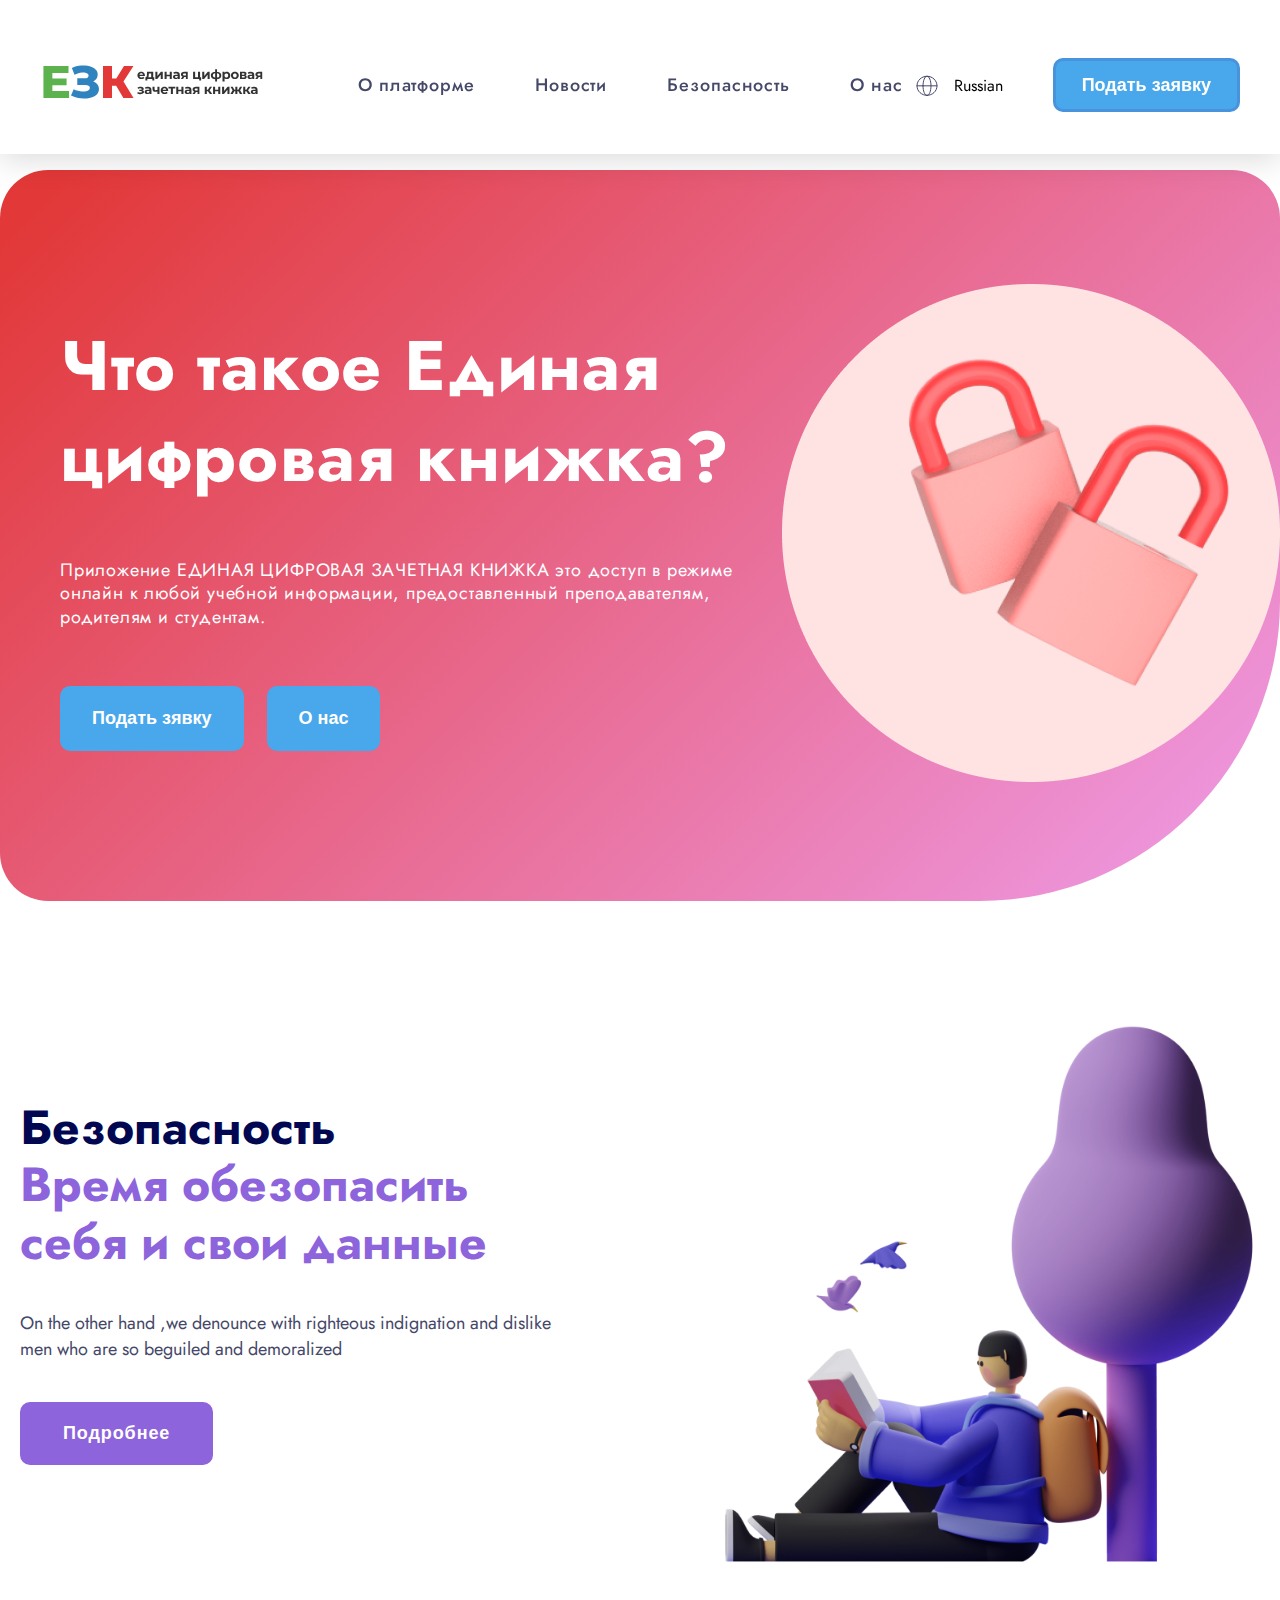
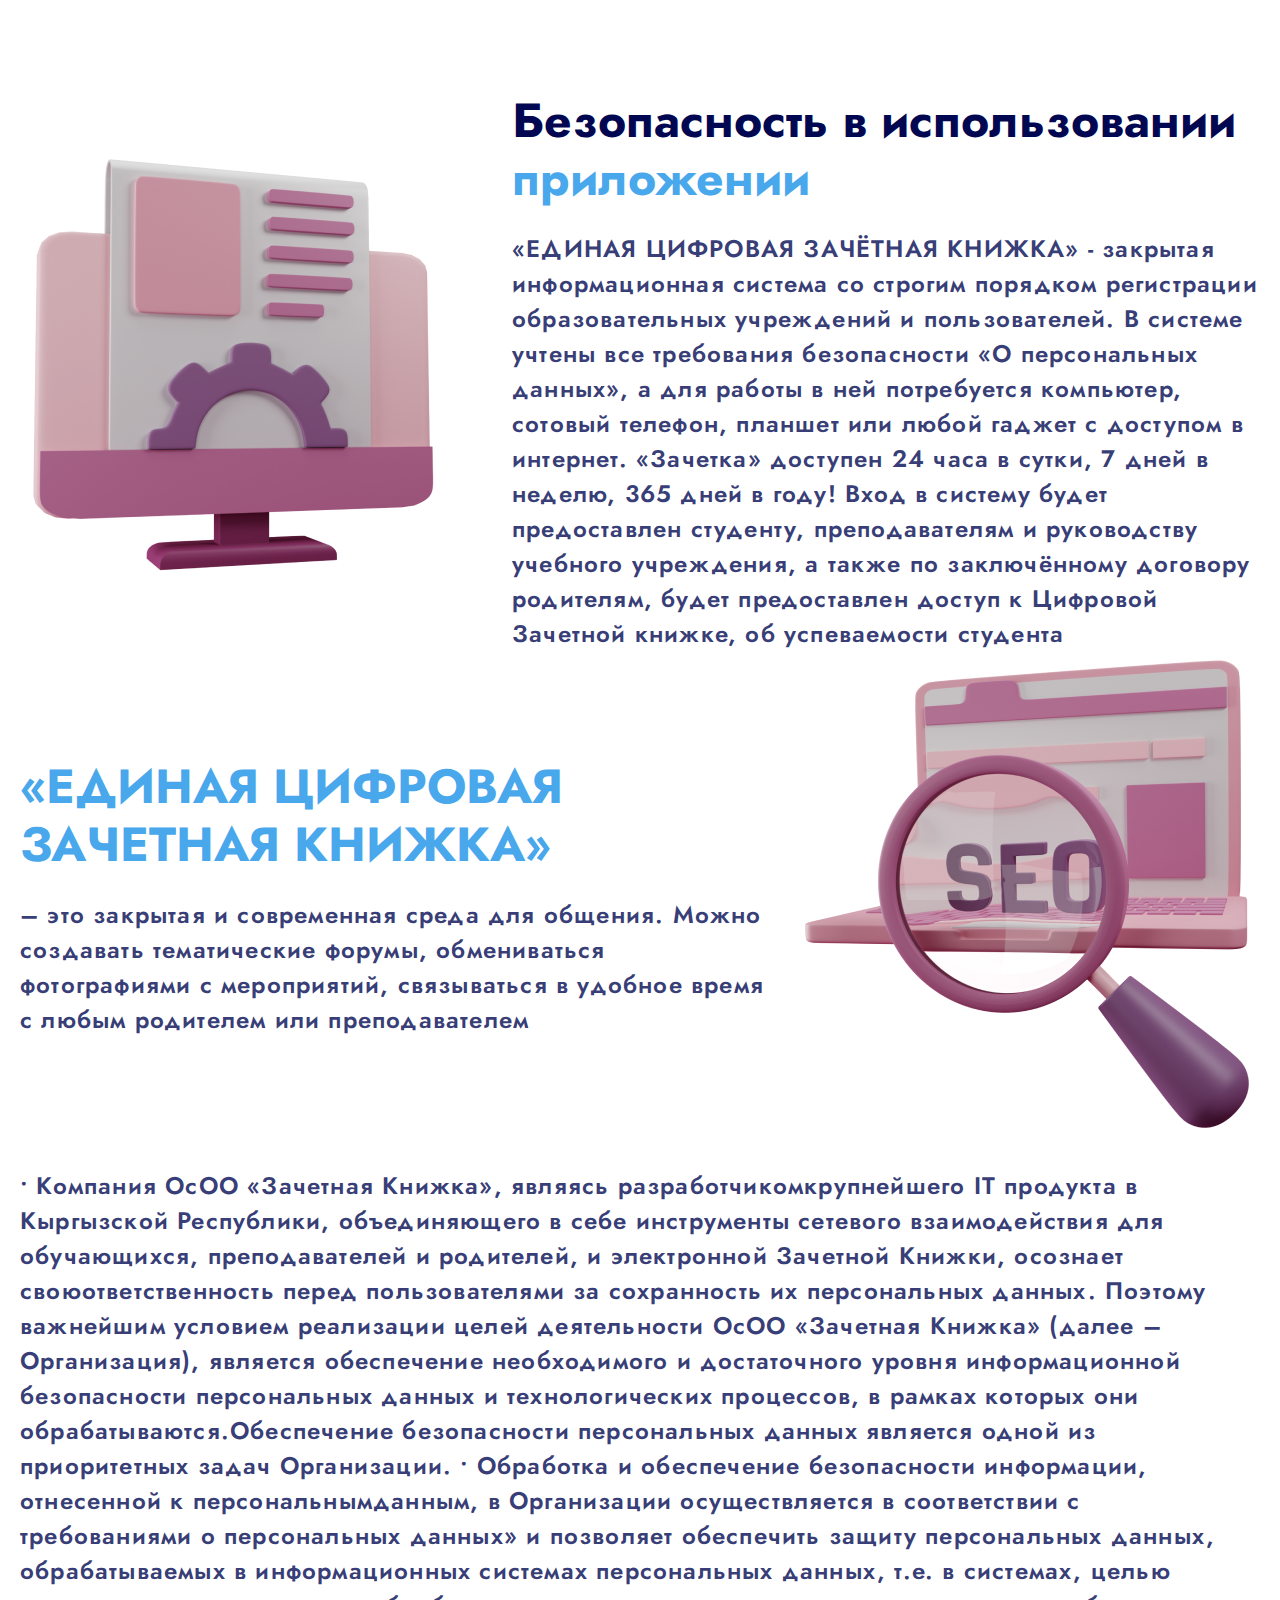
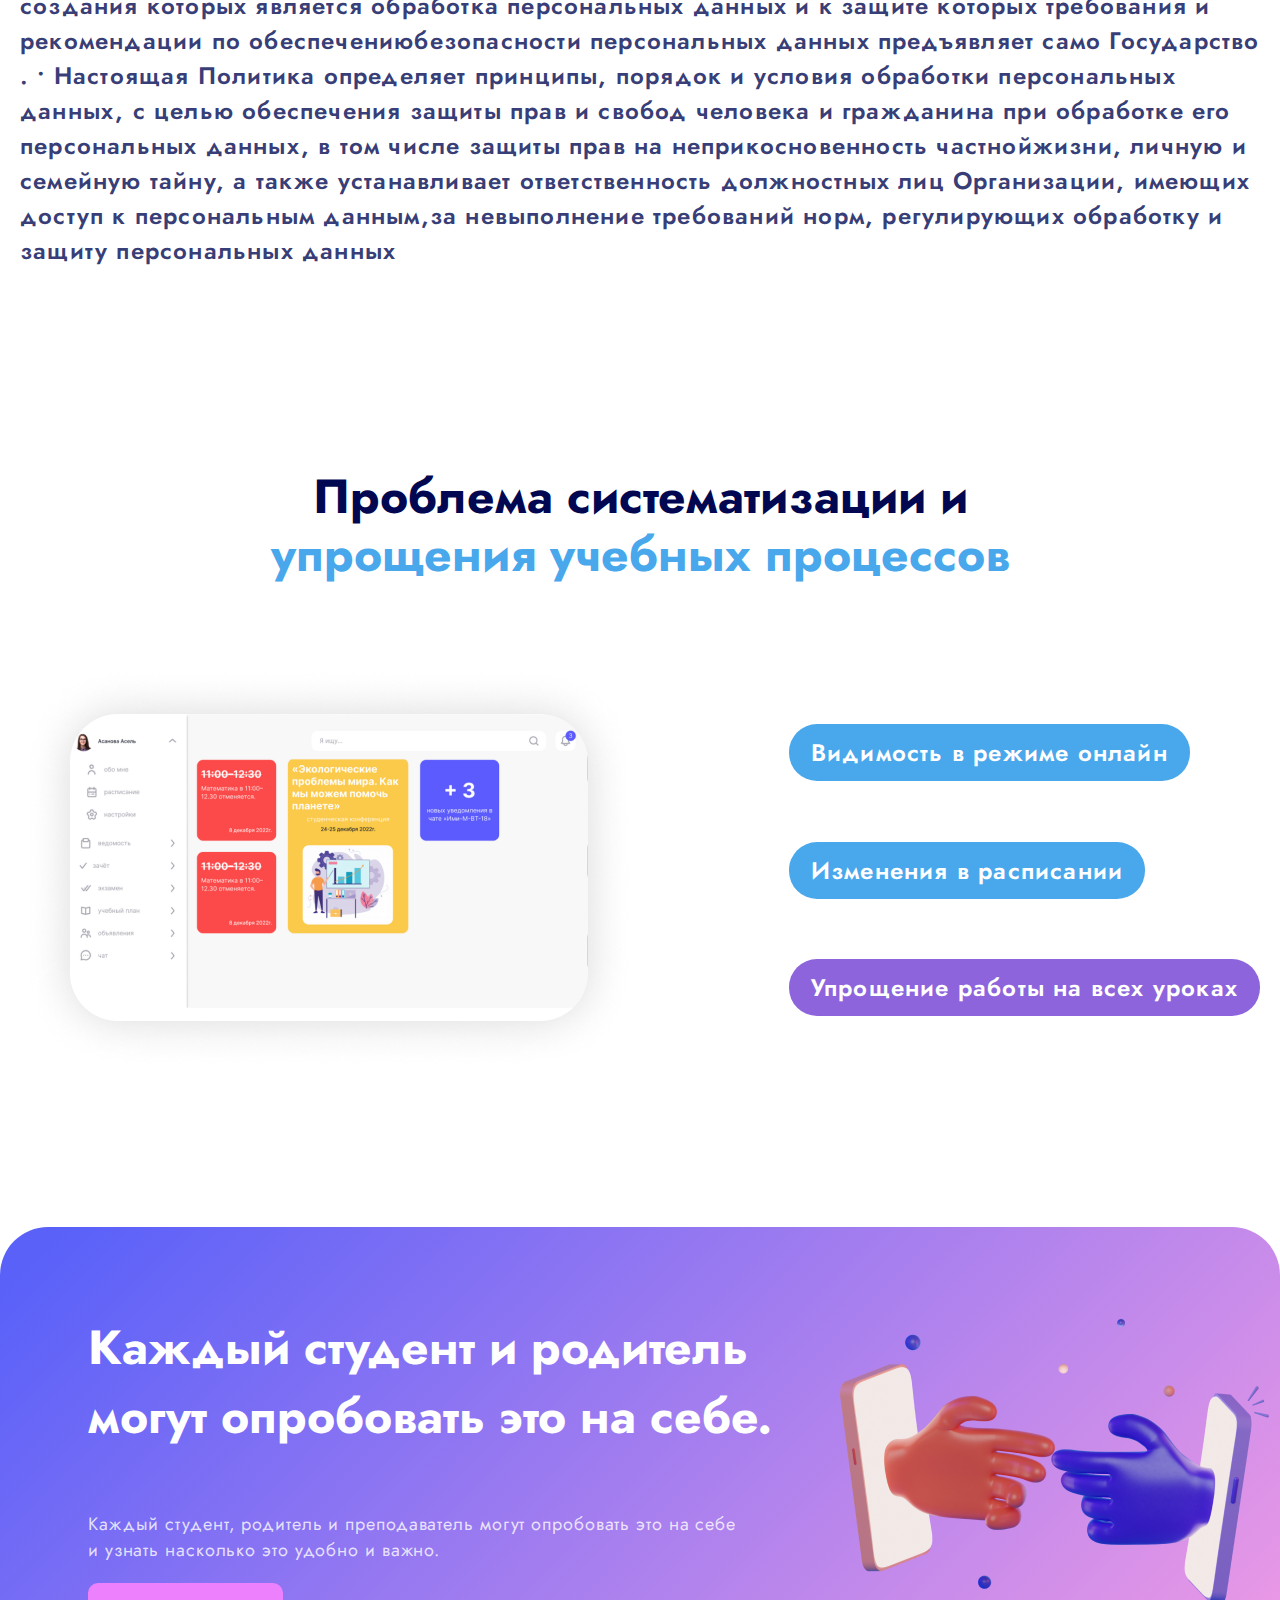
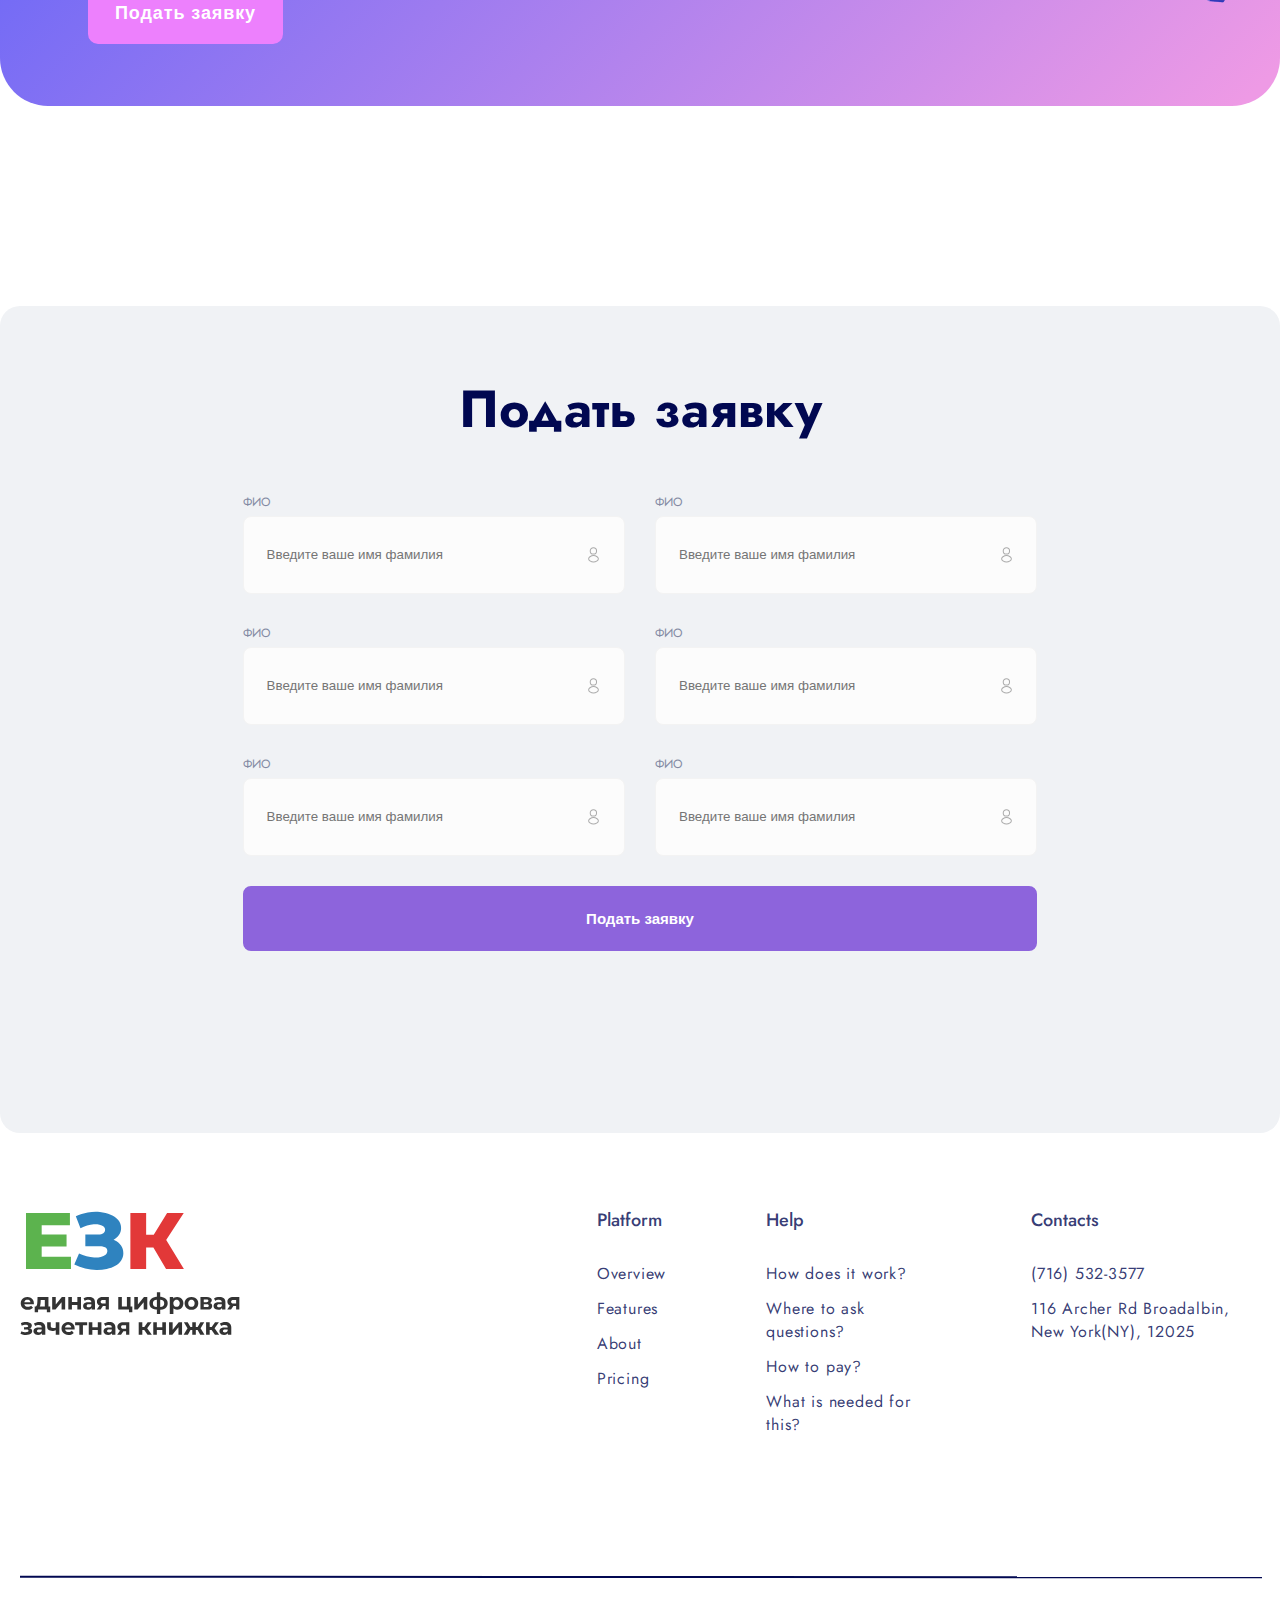
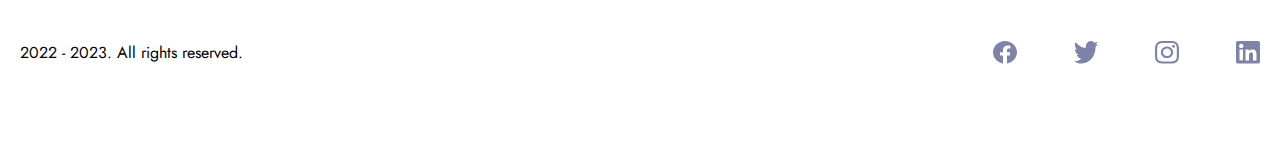
<file: pages/Security.html>
<!DOCTYPE html>
<html lang="en">
  <head>
    <meta charset="UTF-8" />
    <meta http-equiv="X-UA-Compatible" content="IE=edge" />
    <meta name="viewport" content="width=device-width, initial-scale=1.0" />
    <title>Document</title>
    <link rel="stylesheet" href="../css/index.css" />
  </head>
  <body>
    <header class="header">
      <div class="header__content">
        <div class="header__box">
          <div class="header__fix">
            <a href="../index.html">
              <svg
                width="225"
                height="50"
                viewBox="0 0 225 50"
                fill="none"
                xmlns="http://www.w3.org/2000/svg"
                class="header__logo"
              >
                <path
                  d="M11.7355 21.4105H26.576V28.1686H11.7355V21.4105ZM12.3747 34.0135H29.0875V41H3.42474V9.03574H28.4939V16.0222H12.3747V34.0135Z"
                  fill="#5CB34E"
                />
                <path
                  d="M30.9964 38.5342L33.6905 32.187C35.0604 32.8872 36.4912 33.4199 37.9829 33.7852C39.4746 34.1505 40.9206 34.3636 42.3209 34.4245C43.7212 34.4854 44.9846 34.3941 46.1109 34.1505C47.2677 33.8765 48.181 33.4656 48.8507 32.9176C49.5205 32.3696 49.8553 31.6543 49.8553 30.7714C49.8553 29.7973 49.4444 29.0971 48.6224 28.6709C47.8309 28.2143 46.7807 27.986 45.4717 27.986H37.2979V21.3648H44.741C45.9587 21.3648 46.9024 21.1213 47.5722 20.6342C48.2419 20.1471 48.5768 19.4926 48.5768 18.6707C48.5768 17.8792 48.2876 17.2551 47.7092 16.7985C47.1308 16.3114 46.3545 15.9765 45.3803 15.7939C44.4062 15.5808 43.3103 15.5047 42.0926 15.5656C40.8749 15.6265 39.6115 15.8548 38.3025 16.2505C36.9935 16.6158 35.7302 17.1181 34.5125 17.7574L31.864 10.9993C34.0254 9.93378 36.2934 9.20317 38.6678 8.80742C41.0423 8.41167 43.3559 8.32035 45.6087 8.53344C47.8614 8.74654 49.901 9.24883 51.7275 10.0403C53.5541 10.8014 55.0001 11.8212 56.0655 13.0998C57.1614 14.3783 57.7094 15.8852 57.7094 17.6204C57.7094 19.1425 57.2984 20.4972 56.4765 21.6845C55.6546 22.8717 54.5434 23.8002 53.1431 24.4699C51.7427 25.1396 50.1293 25.4745 48.3028 25.4745L48.5311 23.5566C50.6316 23.5566 52.4581 23.922 54.0107 24.6526C55.5937 25.3832 56.8114 26.3878 57.6637 27.6663C58.5466 28.9145 58.988 30.3605 58.988 32.0043C58.988 33.5569 58.577 34.942 57.7551 36.1597C56.9636 37.3469 55.8524 38.3515 54.4217 39.1735C52.9909 39.9954 51.347 40.6043 49.49 41C47.6635 41.4262 45.7 41.6241 43.5995 41.5936C41.499 41.5936 39.368 41.3349 37.2066 40.8173C35.0757 40.2998 33.0056 39.5388 30.9964 38.5342Z"
                  fill="#2F83BF"
                />
                <path
                  d="M83.375 41L74.3793 25.7941L81.6398 21.5018L93.5579 41H83.375ZM63.0092 41V9.03574H72.0049V41H63.0092ZM69.402 28.7623V21.4561H81.0005V28.7623H69.402ZM82.5074 25.9768L74.151 25.0635L83.9686 9.03574H93.4666L82.5074 25.9768Z"
                  fill="#E23838"
                />
                <path
                  d="M101.484 22.1061C100.67 22.1061 99.954 21.9469 99.3349 21.6285C98.7246 21.3101 98.2515 20.8768 97.9154 20.3284C97.5793 19.7712 97.4113 19.1389 97.4113 18.4313C97.4113 17.7149 97.5749 17.0826 97.9021 16.5342C98.2382 15.977 98.6937 15.5437 99.2686 15.2341C99.8434 14.9157 100.493 14.7565 101.219 14.7565C101.917 14.7565 102.545 14.9069 103.103 15.2076C103.669 15.4995 104.115 15.924 104.442 16.4812C104.77 17.0295 104.933 17.6884 104.933 18.4579C104.933 18.5375 104.929 18.6303 104.92 18.7365C104.911 18.8338 104.902 18.9266 104.894 19.0151H99.0961V17.8078H103.806L103.01 18.166C103.01 17.7945 102.935 17.4717 102.784 17.1976C102.634 16.9234 102.426 16.7111 102.161 16.5608C101.895 16.4016 101.586 16.322 101.232 16.322C100.878 16.322 100.564 16.4016 100.29 16.5608C100.025 16.7111 99.8169 16.9278 99.6665 17.2108C99.5162 17.485 99.441 17.8122 99.441 18.1925V18.5109C99.441 18.9001 99.525 19.245 99.6931 19.5457C99.87 19.8376 100.113 20.0631 100.423 20.2223C100.741 20.3727 101.113 20.4478 101.537 20.4478C101.917 20.4478 102.249 20.3903 102.532 20.2754C102.824 20.1604 103.089 19.9879 103.328 19.758L104.429 20.952C104.102 21.3234 103.691 21.6109 103.195 21.8143C102.7 22.0088 102.13 22.1061 101.484 22.1061ZM111.164 21.0714V16.5608H108.83L108.79 17.4762C108.772 17.8565 108.75 18.2191 108.723 18.564C108.697 18.9089 108.644 19.2229 108.564 19.5059C108.494 19.7801 108.387 20.0145 108.246 20.209C108.104 20.3948 107.914 20.523 107.675 20.5938L105.632 20.3019C105.889 20.3019 106.097 20.2267 106.256 20.0764C106.415 19.9172 106.539 19.7005 106.627 19.4263C106.716 19.1433 106.782 18.8249 106.826 18.4711C106.871 18.1085 106.902 17.7282 106.919 17.3302L107.012 14.8627H113.234V21.0714H111.164ZM105.394 23.5389V20.3019H114.256V23.5389H112.332V22H107.317V23.5389H105.394ZM115.359 22V14.8627H117.415V19.1079L120.891 14.8627H122.788V22H120.732V17.7547L117.269 22H115.359ZM124.579 22V14.8627H126.635V17.6486H129.739V14.8627H131.809V22H129.739V19.3335H126.635V22H124.579ZM137.863 22V20.607L137.73 20.3019V17.8078C137.73 17.3656 137.593 17.0207 137.319 16.773C137.053 16.5254 136.642 16.4016 136.085 16.4016C135.705 16.4016 135.329 16.4635 134.957 16.5873C134.595 16.7023 134.285 16.8615 134.029 17.0649L133.286 15.6189C133.675 15.3447 134.144 15.1324 134.692 14.9821C135.24 14.8317 135.798 14.7565 136.364 14.7565C137.451 14.7565 138.296 15.013 138.897 15.526C139.499 16.039 139.8 16.8394 139.8 17.9272V22H137.863ZM135.687 22.1061C135.13 22.1061 134.652 22.0133 134.254 21.8275C133.856 21.633 133.551 21.3721 133.339 21.0448C133.127 20.7176 133.02 20.3505 133.02 19.9437C133.02 19.5192 133.122 19.1477 133.326 18.8293C133.538 18.5109 133.87 18.2633 134.321 18.0864C134.772 17.9007 135.36 17.8078 136.085 17.8078H137.982V19.0151H136.311C135.824 19.0151 135.488 19.0947 135.302 19.2539C135.125 19.413 135.037 19.612 135.037 19.8508C135.037 20.1162 135.139 20.3284 135.342 20.4876C135.554 20.638 135.842 20.7132 136.204 20.7132C136.549 20.7132 136.859 20.6336 137.133 20.4744C137.407 20.3063 137.606 20.0631 137.73 19.7447L138.048 20.6999C137.898 21.1598 137.624 21.5091 137.226 21.7479C136.828 21.9867 136.315 22.1061 135.687 22.1061ZM145.896 22V19.6253L146.188 19.957H144.211C143.185 19.957 142.38 19.7447 141.796 19.3202C141.213 18.8957 140.921 18.2854 140.921 17.4894C140.921 16.6404 141.226 15.9903 141.836 15.5393C142.455 15.0882 143.287 14.8627 144.33 14.8627H147.74V22H145.896ZM140.815 22L142.712 19.2804H144.821L143.017 22H140.815ZM145.896 18.9885V16.0168L146.188 16.5475H144.37C143.946 16.5475 143.614 16.6271 143.375 16.7863C143.145 16.9455 143.03 17.202 143.03 17.5558C143.03 18.2368 143.468 18.5773 144.344 18.5773H146.188L145.896 18.9885ZM153.088 22V14.8627H155.144V20.3019H158.023V14.8627H160.093V22H153.088ZM159.204 23.5389V21.9735L159.681 22H158.023V20.3019H161.127V23.5389H159.204ZM162.23 22V14.8627H164.286V19.1079L167.762 14.8627H169.659V22H167.603V17.7547L164.14 22H162.23ZM176.252 22.1592C176.234 22.1592 176.186 22.1592 176.106 22.1592C176.026 22.1592 175.951 22.1592 175.88 22.1592C175.81 22.1592 175.761 22.1592 175.734 22.1592C174.187 22.1327 172.988 21.801 172.139 21.1642C171.29 20.5274 170.866 19.6076 170.866 18.4048C170.866 17.2197 171.286 16.3176 172.126 15.6985C172.975 15.0705 174.191 14.7521 175.774 14.7433C175.792 14.7433 175.836 14.7433 175.907 14.7433C175.987 14.7433 176.062 14.7433 176.132 14.7433C176.203 14.7433 176.247 14.7433 176.265 14.7433C177.866 14.7433 179.104 15.0528 179.98 15.6719C180.864 16.291 181.306 17.202 181.306 18.4048C181.306 19.6253 180.864 20.5584 179.98 21.204C179.104 21.8408 177.862 22.1592 176.252 22.1592ZM176.186 20.5672C176.92 20.5672 177.517 20.4921 177.977 20.3417C178.436 20.1825 178.772 19.9437 178.985 19.6253C179.206 19.2981 179.316 18.8912 179.316 18.4048C179.316 17.9361 179.21 17.5513 178.998 17.2506C178.786 16.9411 178.445 16.7111 177.977 16.5608C177.517 16.4104 176.92 16.3352 176.186 16.3352C176.159 16.3352 176.106 16.3352 176.026 16.3352C175.947 16.3352 175.894 16.3352 175.867 16.3352C175.16 16.3352 174.585 16.4148 174.143 16.574C173.7 16.7332 173.377 16.9632 173.174 17.2639C172.971 17.5646 172.869 17.9449 172.869 18.4048C172.869 18.8824 172.971 19.2804 173.174 19.5988C173.377 19.9172 173.7 20.156 174.143 20.3152C174.585 20.4744 175.16 20.5584 175.867 20.5672C175.894 20.5672 175.947 20.5672 176.026 20.5672C176.106 20.5672 176.159 20.5672 176.186 20.5672ZM175.137 24.5737V12.1563H177.035V24.5737H175.137ZM186.714 22.1061C186.113 22.1061 185.587 21.9735 185.135 21.7081C184.684 21.4428 184.331 21.0404 184.074 20.5009C183.827 19.9526 183.703 19.2627 183.703 18.4313C183.703 17.5911 183.822 16.9013 184.061 16.3618C184.3 15.8223 184.645 15.4199 185.096 15.1545C185.547 14.8892 186.086 14.7565 186.714 14.7565C187.386 14.7565 187.988 14.9113 188.518 15.2209C189.058 15.5216 189.482 15.9461 189.792 16.4944C190.11 17.0428 190.27 17.6884 190.27 18.4313C190.27 19.1831 190.11 19.8332 189.792 20.3815C189.482 20.9298 189.058 21.3544 188.518 21.6551C187.988 21.9558 187.386 22.1061 186.714 22.1061ZM182.495 24.5737V14.8627H184.472V16.322L184.432 18.4446L184.565 20.554V24.5737H182.495ZM186.356 20.408C186.701 20.408 187.006 20.3284 187.271 20.1692C187.546 20.01 187.762 19.7845 187.921 19.4926C188.089 19.1919 188.174 18.8382 188.174 18.4313C188.174 18.0157 188.089 17.6619 187.921 17.37C187.762 17.0782 187.546 16.8526 187.271 16.6934C187.006 16.5342 186.701 16.4546 186.356 16.4546C186.011 16.4546 185.702 16.5342 185.427 16.6934C185.153 16.8526 184.936 17.0782 184.777 17.37C184.618 17.6619 184.539 18.0157 184.539 18.4313C184.539 18.8382 184.618 19.1919 184.777 19.4926C184.936 19.7845 185.153 20.01 185.427 20.1692C185.702 20.3284 186.011 20.408 186.356 20.408ZM194.864 22.1061C194.104 22.1061 193.427 21.9469 192.834 21.6285C192.251 21.3101 191.786 20.8768 191.441 20.3284C191.105 19.7712 190.937 19.1389 190.937 18.4313C190.937 17.7149 191.105 17.0826 191.441 16.5342C191.786 15.977 192.251 15.5437 192.834 15.2341C193.427 14.9157 194.104 14.7565 194.864 14.7565C195.616 14.7565 196.288 14.9157 196.881 15.2341C197.473 15.5437 197.938 15.9726 198.274 16.521C198.61 17.0693 198.778 17.7061 198.778 18.4313C198.778 19.1389 198.61 19.7712 198.274 20.3284C197.938 20.8768 197.473 21.3101 196.881 21.6285C196.288 21.9469 195.616 22.1061 194.864 22.1061ZM194.864 20.408C195.209 20.408 195.519 20.3284 195.793 20.1692C196.067 20.01 196.284 19.7845 196.443 19.4926C196.602 19.1919 196.682 18.8382 196.682 18.4313C196.682 18.0157 196.602 17.6619 196.443 17.37C196.284 17.0782 196.067 16.8526 195.793 16.6934C195.519 16.5342 195.209 16.4546 194.864 16.4546C194.519 16.4546 194.21 16.5342 193.936 16.6934C193.661 16.8526 193.44 17.0782 193.272 17.37C193.113 17.6619 193.033 18.0157 193.033 18.4313C193.033 18.8382 193.113 19.1919 193.272 19.4926C193.44 19.7845 193.661 20.01 193.936 20.1692C194.21 20.3284 194.519 20.408 194.864 20.408ZM200.002 22V14.8627H203.651C204.544 14.8627 205.242 15.0263 205.747 15.3535C206.251 15.6719 206.503 16.123 206.503 16.7067C206.503 17.2904 206.264 17.7503 205.786 18.0864C205.318 18.4136 204.694 18.5773 203.916 18.5773L204.128 18.0997C204.995 18.0997 205.64 18.2589 206.065 18.5773C206.498 18.8957 206.715 19.36 206.715 19.9702C206.715 20.5982 206.476 21.0935 205.999 21.4561C205.521 21.8187 204.791 22 203.81 22H200.002ZM201.899 20.5938H203.637C204.018 20.5938 204.301 20.5319 204.486 20.408C204.681 20.2754 204.778 20.0764 204.778 19.811C204.778 19.5369 204.69 19.3379 204.513 19.2141C204.336 19.0814 204.057 19.0151 203.677 19.0151H201.899V20.5938ZM201.899 17.7945H203.465C203.827 17.7945 204.097 17.7282 204.274 17.5956C204.46 17.4629 204.553 17.2727 204.553 17.0251C204.553 16.7686 204.46 16.5785 204.274 16.4546C204.097 16.3308 203.827 16.2689 203.465 16.2689H201.899V17.7945ZM212.328 22V20.607L212.195 20.3019V17.8078C212.195 17.3656 212.058 17.0207 211.784 16.773C211.518 16.5254 211.107 16.4016 210.55 16.4016C210.17 16.4016 209.794 16.4635 209.422 16.5873C209.06 16.7023 208.75 16.8615 208.494 17.0649L207.751 15.6189C208.14 15.3447 208.609 15.1324 209.157 14.9821C209.705 14.8317 210.263 14.7565 210.829 14.7565C211.916 14.7565 212.761 15.013 213.362 15.526C213.964 16.039 214.265 16.8394 214.265 17.9272V22H212.328ZM210.152 22.1061C209.595 22.1061 209.117 22.0133 208.719 21.8275C208.321 21.633 208.016 21.3721 207.804 21.0448C207.592 20.7176 207.485 20.3505 207.485 19.9437C207.485 19.5192 207.587 19.1477 207.791 18.8293C208.003 18.5109 208.335 18.2633 208.786 18.0864C209.237 17.9007 209.825 17.8078 210.55 17.8078H212.447V19.0151H210.776C210.289 19.0151 209.953 19.0947 209.767 19.2539C209.59 19.413 209.502 19.612 209.502 19.8508C209.502 20.1162 209.604 20.3284 209.807 20.4876C210.019 20.638 210.307 20.7132 210.669 20.7132C211.014 20.7132 211.324 20.6336 211.598 20.4744C211.872 20.3063 212.071 20.0631 212.195 19.7447L212.513 20.6999C212.363 21.1598 212.089 21.5091 211.691 21.7479C211.293 21.9867 210.78 22.1061 210.152 22.1061ZM220.361 22V19.6253L220.653 19.957H218.676C217.65 19.957 216.845 19.7447 216.261 19.3202C215.678 18.8957 215.386 18.2854 215.386 17.4894C215.386 16.6404 215.691 15.9903 216.301 15.5393C216.92 15.0882 217.752 14.8627 218.795 14.8627H222.205V22H220.361ZM215.28 22L217.177 19.2804H219.286L217.482 22H215.28ZM220.361 18.9885V16.0168L220.653 16.5475H218.835C218.411 16.5475 218.079 16.6271 217.84 16.7863C217.61 16.9455 217.495 17.202 217.495 17.5558C217.495 18.2368 217.933 18.5773 218.809 18.5773H220.653L220.361 18.9885ZM100.409 37.1327C101.082 37.1327 101.683 37.0442 102.214 36.8673C102.753 36.6816 103.178 36.4207 103.487 36.0846C103.806 35.7397 103.965 35.3373 103.965 34.8774C103.965 34.3379 103.739 33.9133 103.288 33.6038C102.837 33.2854 102.218 33.1262 101.431 33.1262L101.378 33.5375C101.829 33.5375 102.236 33.4623 102.598 33.3119C102.961 33.1527 103.244 32.9361 103.447 32.6619C103.66 32.3877 103.766 32.0782 103.766 31.7332C103.766 31.2999 103.611 30.9328 103.302 30.6321C103.001 30.3314 102.585 30.1015 102.055 29.9423C101.524 29.7831 100.927 29.7123 100.264 29.73C99.8125 29.7389 99.357 29.8008 98.8971 29.9157C98.4372 30.0307 97.9729 30.1855 97.5041 30.3801L98.0082 31.8128C98.4062 31.6536 98.7954 31.5342 99.1757 31.4546C99.556 31.3662 99.923 31.322 100.277 31.322C100.586 31.322 100.843 31.3529 101.046 31.4148C101.25 31.4679 101.404 31.5475 101.511 31.6536C101.617 31.7598 101.67 31.888 101.67 32.0384C101.67 32.1799 101.626 32.3037 101.537 32.4098C101.458 32.5071 101.334 32.5823 101.166 32.6354C100.998 32.6884 100.794 32.7149 100.555 32.7149H99.2686V34.0018H100.728C101.099 34.0018 101.382 34.0637 101.577 34.1875C101.771 34.3025 101.869 34.475 101.869 34.7049C101.869 34.8818 101.807 35.0321 101.683 35.156C101.559 35.2798 101.378 35.3771 101.139 35.4478C100.909 35.5097 100.635 35.5407 100.317 35.5407C99.8744 35.5407 99.4366 35.4965 99.0032 35.408C98.5787 35.3107 98.1851 35.1737 97.8225 34.9968L97.2653 36.4428C97.7252 36.6728 98.2249 36.8452 98.7644 36.9602C99.3128 37.0752 99.8611 37.1327 100.409 37.1327ZM109.517 37V35.607L109.385 35.3019V32.8078C109.385 32.3656 109.247 32.0207 108.973 31.773C108.708 31.5254 108.297 31.4016 107.739 31.4016C107.359 31.4016 106.983 31.4635 106.612 31.5873C106.249 31.7023 105.94 31.8615 105.683 32.0649L104.94 30.6189C105.329 30.3447 105.798 30.1324 106.346 29.9821C106.895 29.8317 107.452 29.7565 108.018 29.7565C109.106 29.7565 109.951 30.013 110.552 30.526C111.153 31.039 111.454 31.8394 111.454 32.9272V37H109.517ZM107.341 37.1061C106.784 37.1061 106.307 37.0133 105.909 36.8275C105.511 36.633 105.206 36.3721 104.993 36.0448C104.781 35.7176 104.675 35.3505 104.675 34.9437C104.675 34.5192 104.777 34.1477 104.98 33.8293C105.192 33.5109 105.524 33.2633 105.975 33.0864C106.426 32.9007 107.014 32.8078 107.739 32.8078H109.637V34.0151H107.965C107.479 34.0151 107.142 34.0947 106.957 34.2539C106.78 34.413 106.691 34.612 106.691 34.8508C106.691 35.1162 106.793 35.3284 106.997 35.4876C107.209 35.638 107.496 35.7132 107.859 35.7132C108.204 35.7132 108.513 35.6336 108.788 35.4744C109.062 35.3063 109.261 35.0631 109.385 34.7447L109.703 35.6999C109.553 36.1598 109.278 36.5091 108.88 36.7479C108.482 36.9867 107.969 37.1061 107.341 37.1061ZM117.55 34.2671C117.258 34.4263 116.936 34.5546 116.582 34.6518C116.228 34.7491 115.839 34.7978 115.414 34.7978C114.477 34.7978 113.756 34.5855 113.252 34.161C112.748 33.7276 112.496 33.0422 112.496 32.1047V29.8627H114.565V31.972C114.565 32.4142 114.68 32.7326 114.91 32.9272C115.14 33.1129 115.463 33.2058 115.879 33.2058C116.179 33.2058 116.467 33.1704 116.741 33.0997C117.024 33.0289 117.294 32.9272 117.55 32.7945V34.2671ZM117.404 37V29.8627H119.474V37H117.404ZM124.751 37.1061C123.937 37.1061 123.221 36.9469 122.602 36.6285C121.992 36.3101 121.518 35.8768 121.182 35.3284C120.846 34.7712 120.678 34.1389 120.678 33.4313C120.678 32.7149 120.842 32.0826 121.169 31.5342C121.505 30.977 121.961 30.5437 122.536 30.2341C123.11 29.9157 123.76 29.7565 124.486 29.7565C125.184 29.7565 125.812 29.9069 126.37 30.2076C126.936 30.4995 127.382 30.924 127.709 31.4812C128.037 32.0295 128.2 32.6884 128.2 33.4579C128.2 33.5375 128.196 33.6303 128.187 33.7365C128.178 33.8338 128.169 33.9266 128.161 34.0151H122.363V32.8078H127.073L126.277 33.166C126.277 32.7945 126.202 32.4717 126.051 32.1976C125.901 31.9234 125.693 31.7111 125.428 31.5608C125.162 31.4016 124.853 31.322 124.499 31.322C124.145 31.322 123.831 31.4016 123.557 31.5608C123.292 31.7111 123.084 31.9278 122.934 32.2108C122.783 32.485 122.708 32.8122 122.708 33.1925V33.5109C122.708 33.9001 122.792 34.245 122.96 34.5457C123.137 34.8376 123.38 35.0631 123.69 35.2223C124.008 35.3727 124.38 35.4478 124.804 35.4478C125.184 35.4478 125.516 35.3903 125.799 35.2754C126.091 35.1604 126.356 34.9879 126.595 34.758L127.696 35.952C127.369 36.3234 126.958 36.6109 126.462 36.8143C125.967 37.0088 125.397 37.1061 124.751 37.1061ZM130.867 37V31.0832L131.331 31.5608H128.453V29.8627H135.338V31.5608H132.459L132.923 31.0832V37H130.867ZM136.242 37V29.8627H138.298V32.6486H141.403V29.8627H143.472V37H141.403V34.3335H138.298V37H136.242ZM149.526 37V35.607L149.394 35.3019V32.8078C149.394 32.3656 149.257 32.0207 148.982 31.773C148.717 31.5254 148.306 31.4016 147.749 31.4016C147.368 31.4016 146.992 31.4635 146.621 31.5873C146.258 31.7023 145.949 31.8615 145.692 32.0649L144.949 30.6189C145.339 30.3447 145.807 30.1324 146.356 29.9821C146.904 29.8317 147.461 29.7565 148.027 29.7565C149.115 29.7565 149.96 30.013 150.561 30.526C151.162 31.039 151.463 31.8394 151.463 32.9272V37H149.526ZM147.351 37.1061C146.793 37.1061 146.316 37.0133 145.918 36.8275C145.52 36.633 145.215 36.3721 145.002 36.0448C144.79 35.7176 144.684 35.3505 144.684 34.9437C144.684 34.5192 144.786 34.1477 144.989 33.8293C145.201 33.5109 145.533 33.2633 145.984 33.0864C146.435 32.9007 147.023 32.8078 147.749 32.8078H149.646V34.0151H147.974C147.488 34.0151 147.152 34.0947 146.966 34.2539C146.789 34.413 146.701 34.612 146.701 34.8508C146.701 35.1162 146.802 35.3284 147.006 35.4876C147.218 35.638 147.505 35.7132 147.868 35.7132C148.213 35.7132 148.522 35.6336 148.797 35.4744C149.071 35.3063 149.27 35.0631 149.394 34.7447L149.712 35.6999C149.562 36.1598 149.287 36.5091 148.889 36.7479C148.491 36.9867 147.979 37.1061 147.351 37.1061ZM157.559 37V34.6253L157.851 34.957H155.874C154.849 34.957 154.044 34.7447 153.46 34.3202C152.876 33.8957 152.584 33.2854 152.584 32.4894C152.584 31.6404 152.89 30.9903 153.5 30.5393C154.119 30.0882 154.95 29.8627 155.994 29.8627H159.403V37H157.559ZM152.478 37L154.375 34.2804H156.485L154.68 37H152.478ZM157.559 33.9885V31.0168L157.851 31.5475H156.034C155.609 31.5475 155.277 31.6271 155.039 31.7863C154.809 31.9455 154.694 32.202 154.694 32.5558C154.694 33.2368 155.132 33.5773 156.007 33.5773H157.851L157.559 33.9885ZM169.806 37L167.418 33.6171L169.103 32.6221L172.247 37H169.806ZM164.751 37V29.8627H166.821V37H164.751ZM166.211 34.2937V32.6354H168.705V34.2937H166.211ZM169.302 33.6701L167.365 33.4579L169.872 29.8627H172.075L169.302 33.6701ZM173.064 37V29.8627H175.12V32.6486H178.225V29.8627H180.294V37H178.225V34.3335H175.12V37H173.064ZM182.077 37V29.8627H184.133V34.1079L187.609 29.8627H189.506V37H187.449V32.7547L183.987 37H182.077ZM199.88 37L197.982 33.6171L199.654 32.6221L202.334 37H199.88ZM196.762 34.2937V32.6354H199.243V34.2937H196.762ZM199.866 33.6701L197.916 33.4579L199.972 29.8627H202.161L199.866 33.6701ZM192.822 37H190.381L193.047 32.6221L194.719 33.6171L192.822 37ZM197.372 37H195.329V29.8627H197.372V37ZM195.939 34.2937H193.472V32.6354H195.939V34.2937ZM192.835 33.6701L190.54 29.8627H192.729L194.772 33.4579L192.835 33.6701ZM208.265 37L205.877 33.6171L207.562 32.6221L210.706 37H208.265ZM203.211 37V29.8627H205.28V37H203.211ZM204.67 34.2937V32.6354H207.164V34.2937H204.67ZM207.761 33.6701L205.824 33.4579L208.331 29.8627H210.534L207.761 33.6701ZM215.666 37V35.607L215.533 35.3019V32.8078C215.533 32.3656 215.396 32.0207 215.122 31.773C214.856 31.5254 214.445 31.4016 213.888 31.4016C213.508 31.4016 213.132 31.4635 212.76 31.5873C212.398 31.7023 212.088 31.8615 211.832 32.0649L211.089 30.6189C211.478 30.3447 211.947 30.1324 212.495 29.9821C213.043 29.8317 213.6 29.7565 214.166 29.7565C215.254 29.7565 216.099 30.013 216.7 30.526C217.302 31.039 217.602 31.8394 217.602 32.9272V37H215.666ZM213.49 37.1061C212.933 37.1061 212.455 37.0133 212.057 36.8275C211.659 36.633 211.354 36.3721 211.142 36.0448C210.929 35.7176 210.823 35.3505 210.823 34.9437C210.823 34.5192 210.925 34.1477 211.128 33.8293C211.341 33.5109 211.672 33.2633 212.123 33.0864C212.574 32.9007 213.163 32.8078 213.888 32.8078H215.785V34.0151H214.113C213.627 34.0151 213.291 34.0947 213.105 34.2539C212.928 34.413 212.84 34.612 212.84 34.8508C212.84 35.1162 212.942 35.3284 213.145 35.4876C213.357 35.638 213.645 35.7132 214.007 35.7132C214.352 35.7132 214.662 35.6336 214.936 35.4744C215.21 35.3063 215.409 35.0631 215.533 34.7447L215.851 35.6999C215.701 36.1598 215.427 36.5091 215.029 36.7479C214.631 36.9867 214.118 37.1061 213.49 37.1061Z"
                  fill="black"
                  fill-opacity="0.8"
                />
              </svg>
            </a>
          </div>
          <ul>
            <li><a href="./AboutPlatform.html">О платформе</a></li>
            <li><a href="./News.html">Новости</a></li>
            <li><a href="./Security.html">Безопасность</a></li>
            <li><a href="./AboutUs.html">О нас</a></li>
          </ul>
        </div>
        <div class="header__block">
          <div>
            <svg
              width="22"
              height="21"
              viewBox="0 0 22 21"
              fill="none"
              xmlns="http://www.w3.org/2000/svg"
            >
              <path
                d="M11 20.3771C16.5228 20.3771 21 16.1002 21 10.8243C21 5.54851 16.5228 1.27161 11 1.27161C5.47715 1.27161 1 5.54851 1 10.8243C1 16.1002 5.47715 20.3771 11 20.3771Z"
                stroke="#454868"
                stroke-linecap="round"
                stroke-linejoin="round"
              />
              <path
                d="M7.00006 10.8243C7.00006 16.1002 8.79092 20.3771 11.0001 20.3771C13.2092 20.3771 15.0001 16.1002 15.0001 10.8243C15.0001 5.54851 13.2092 1.27161 11.0001 1.27161C8.79092 1.27161 7.00006 5.54851 7.00006 10.8243Z"
                stroke="#454868"
                stroke-linecap="round"
                stroke-linejoin="round"
              />
              <path
                d="M1 10.8243H21"
                stroke="#454868"
                stroke-linecap="round"
                stroke-linejoin="round"
              />
            </svg>
            <p>Russian</p>
          </div>
          <button>Подать заявку</button>
        </div>
        <svg
          width="36"
          height="36"
          viewBox="0 0 36 36"
          fill="none"
          xmlns="http://www.w3.org/2000/svg"
          class="burgerBtn"
        >
          <rect width="36" height="36" rx="10" fill="#0099FF"></rect>
          <path
            d="M10 12L25 12M15.1562 17.625L25 17.625M10 23.25L25 23.25"
            stroke="white"
            stroke-width="1.5625"
            stroke-linecap="round"
          ></path>
        </svg>
      </div>
    </header>
    <div class="burger">
      <nav>
        <a href="./AboutPlatform.html" class="active"> О платформе </a>
        <a href="./News.html"> Новости </a>
        <a href="./Security.html">Безопасность</a>
        <a href="./AboutUs.html"> О нас </a>
      </nav>
      <div class="burger__bottom">
        <button>Подать заявку</button>
      </div>
    </div>
    <section class="hero">
      <div
        class="hero__content"
        style="
          background: linear-gradient(134.65deg, #E23838 3.4%, #EE9AE5 97.69%);
        "
      >
        <div class="hero__info">
          <h1>Что такое Единая цифровая книжка?</h1>
          <p>
            Приложение ЕДИНАЯ ЦИФРОВАЯ ЗАЧЕТНАЯ КНИЖКА это доступ в режиме
            онлайн к любой учебной информации, предоставленный преподавателям,
            родителям и студентам.
          </p>
          <div class="hero__btns">
            <button>Подать зявку</button>
            <button>О нас</button>
          </div>
        </div>
        <div class="hero__img">
          <img src="../img/hero/hero-img-3.png" alt="hero-img" />
        </div>
      </div>
    </section>
    <section class="security">
      <div class="container">
        <div class="security__content">
          <div class="security__info">
            <h2>
              Безопасность <br />
              <span class="text-dark-blue"
                >Время обезопасить <br />
                себя и свои данные</span
              >
            </h2>
            <p>
              On the other hand ,we denounce with righteous indignation and
              dislike men who are so beguiled and demoralized
            </p>
            <button class="btn">Подробнее</button>
          </div>
          <div class="security__img">
            <img src="../img/security/img.png" alt="" />
          </div>
        </div>
      </div>
    </section>
    <section class="info">
        <div class="container">
            <div class="info__content">
                <div class="info__img">
                    <img src="../img/info/img-1.png" alt="">
                </div>
                <div class="info__info">
                    <h2>
                        Безопасность в использовании <span class="text-blue">приложении</span>
                    </h2>
                    <p>
                        «ЕДИНАЯ ЦИФРОВАЯ ЗАЧЁТНАЯ КНИЖКА» - закрытая информационная система со строгим порядком регистрации образовательных учреждений и пользователей. В системе учтены все требования безопасности «О персональных данных», а для работы в ней потребуется компьютер, сотовый телефон, планшет или любой гаджет с доступом в интернет. «Зачетка» доступен 24 часа в сутки, 7 дней в неделю, 365 дней в году! Вход в систему будет предоставлен студенту, преподавателям и руководству учебного учреждения, а также по заключённому договору родителям, будет предоставлен доступ к Цифровой Зачетной книжке, об успеваемости студента
                    </p>
                </div>
            </div>
            <div class="info__content">
                <div class="info__info">
                    <h2>
                        <span class="text-blue">«ЕДИНАЯ ЦИФРОВАЯ ЗАЧЕТНАЯ КНИЖКА»</span>
                    </h2>
                    <p>
                        – это закрытая и современная среда для общения. Можно создавать тематические форумы, обмениваться фотографиями с мероприятий, связываться в удобное время с любым родителем или преподавателем
                    </p>
                </div>
                <div class="info__img">
                    <img src="../img/info/img-2.png" alt="">
                </div>
            </div>
            <div class="info__content">
                <p>
                    • Компания ОсОО «Зачетная Книжка», являясь разработчикомкрупнейшего IT продукта в Кыргызской Республики, объединяющего в себе инструменты сетевого взаимодействия для обучающихся, преподавателей и родителей, и электронной Зачетной Книжки, осознает своюответственность перед пользователями за сохранность их персональных данных. Поэтому важнейшим условием реализации целей деятельности ОсОО «Зачетная Книжка» (далее – Организация), является обеспечение необходимого и достаточного уровня информационной безопасности персональных данных и технологических процессов, в рамках которых они обрабатываются.Обеспечение безопасности персональных данных является одной из приоритетных задач Организации. • Обработка и обеспечение безопасности информации, отнесенной к персональнымданным, в Организации осуществляется в соответствии с требованиями о персональных данных» и позволяет обеспечить защиту персональных данных, обрабатываемых в информационных системах персональных данных, т.е. в системах, целью создания которых является обработка персональных данных и к защите которых требования и рекомендации по обеспечениюбезопасности персональных данных предъявляет само Государство . • Настоящая Политика определяет принципы, порядок и условия обработки персональных данных, с целью обеспечения защиты прав и свобод человека и гражданина при обработке его персональных данных, в том числе защиты прав на неприкосновенность частнойжизни, личную и семейную тайну, а также устанавливает ответственность должностных лиц Организации, имеющих доступ к персональным данным,за невыполнение требований норм, регулирующих обработку и защиту персональных данных
                </p>
            </div>
        </div>
    </section>
    <section class="control">
      <div class="container">
        <h2 class="title">
          Проблема систематизации и <br />
          <span class="text-blue">упрощения учебных процессов</span>
        </h2>
        <div class="control__content">
          <div class="control__img">
            <img src="../img/control/img-2.png" alt="" />
          </div>
          <div class="control__info">
            <div class="pill blue">Видимость в режиме онлайн</div>
            <div class="pill blue">Изменения в расписании</div>
            <div class="pill purple">Упрощение работы на всех уроках</div>
          </div>
        </div>
      </div>
    </section>
    <section class="every">
      <div class="every__content">
        <div class="every__box">
          <div class="every__left">
            <h2>Каждый студент и родитель могут опробовать это на себе.</h2>
            <p>
              Каждый студент, родитель и преподаватель могут опробовать это на
              себе и узнать насколько это удобно и важно.
            </p>
            <button>Подать заявку</button>
          </div>
          <div class="every__right">
            <img src="../img/every/img.png" alt="" />
          </div>
        </div>
      </div>
    </section>
    <section class="offer">
      <div class="offer__content">
        <div class="offer__left">
          <img src="../img/offer/img.png" alt="" />
        </div>
        <div class="offer__right">
          <h2>Подать заявку</h2>
          <div class="offer__fix">
            <div class="offer__item">
              <p>ФИО</p>
              <label class="offer__input">
                <input type="text" placeholder="Введите ваше имя фамилия" />
                <svg
                  width="20"
                  height="20"
                  viewBox="0 0 20 20"
                  fill="none"
                  xmlns="http://www.w3.org/2000/svg"
                >
                  <path
                    d="M10.1796 9.02065C10.1032 9.01301 10.0116 9.01301 9.92755 9.02065C8.10965 8.95954 6.66602 7.47008 6.66602 5.6369C6.66602 3.76553 8.17839 2.24551 10.0574 2.24551C11.9288 2.24551 13.4488 3.76553 13.4488 5.6369C13.4412 7.47008 11.9975 8.95954 10.1796 9.02065Z"
                    stroke="#AAAAAA"
                    stroke-width="1.07834"
                    stroke-linecap="round"
                    stroke-linejoin="round"
                  />
                  <path
                    d="M6.35998 11.8392C4.51152 13.0766 4.51152 15.0931 6.35998 16.3228C8.4605 17.7282 11.9054 17.7282 14.0059 16.3228C15.8543 15.0854 15.8543 13.0689 14.0059 11.8392C11.913 10.4414 8.46814 10.4414 6.35998 11.8392Z"
                    stroke="#AAAAAA"
                    stroke-width="1.07834"
                    stroke-linecap="round"
                    stroke-linejoin="round"
                  />
                </svg>
              </label>
            </div>
            <div class="offer__item">
              <p>ФИО</p>
              <label class="offer__input">
                <input type="text" placeholder="Введите ваше имя фамилия" />
                <svg
                  width="20"
                  height="20"
                  viewBox="0 0 20 20"
                  fill="none"
                  xmlns="http://www.w3.org/2000/svg"
                >
                  <path
                    d="M10.1796 9.02065C10.1032 9.01301 10.0116 9.01301 9.92755 9.02065C8.10965 8.95954 6.66602 7.47008 6.66602 5.6369C6.66602 3.76553 8.17839 2.24551 10.0574 2.24551C11.9288 2.24551 13.4488 3.76553 13.4488 5.6369C13.4412 7.47008 11.9975 8.95954 10.1796 9.02065Z"
                    stroke="#AAAAAA"
                    stroke-width="1.07834"
                    stroke-linecap="round"
                    stroke-linejoin="round"
                  />
                  <path
                    d="M6.35998 11.8392C4.51152 13.0766 4.51152 15.0931 6.35998 16.3228C8.4605 17.7282 11.9054 17.7282 14.0059 16.3228C15.8543 15.0854 15.8543 13.0689 14.0059 11.8392C11.913 10.4414 8.46814 10.4414 6.35998 11.8392Z"
                    stroke="#AAAAAA"
                    stroke-width="1.07834"
                    stroke-linecap="round"
                    stroke-linejoin="round"
                  />
                </svg>
              </label>
            </div>
            <div class="offer__item">
              <p>ФИО</p>
              <label class="offer__input">
                <input type="text" placeholder="Введите ваше имя фамилия" />
                <svg
                  width="20"
                  height="20"
                  viewBox="0 0 20 20"
                  fill="none"
                  xmlns="http://www.w3.org/2000/svg"
                >
                  <path
                    d="M10.1796 9.02065C10.1032 9.01301 10.0116 9.01301 9.92755 9.02065C8.10965 8.95954 6.66602 7.47008 6.66602 5.6369C6.66602 3.76553 8.17839 2.24551 10.0574 2.24551C11.9288 2.24551 13.4488 3.76553 13.4488 5.6369C13.4412 7.47008 11.9975 8.95954 10.1796 9.02065Z"
                    stroke="#AAAAAA"
                    stroke-width="1.07834"
                    stroke-linecap="round"
                    stroke-linejoin="round"
                  />
                  <path
                    d="M6.35998 11.8392C4.51152 13.0766 4.51152 15.0931 6.35998 16.3228C8.4605 17.7282 11.9054 17.7282 14.0059 16.3228C15.8543 15.0854 15.8543 13.0689 14.0059 11.8392C11.913 10.4414 8.46814 10.4414 6.35998 11.8392Z"
                    stroke="#AAAAAA"
                    stroke-width="1.07834"
                    stroke-linecap="round"
                    stroke-linejoin="round"
                  />
                </svg>
              </label>
            </div>
            <div class="offer__item">
              <p>ФИО</p>
              <label class="offer__input">
                <input type="text" placeholder="Введите ваше имя фамилия" />
                <svg
                  width="20"
                  height="20"
                  viewBox="0 0 20 20"
                  fill="none"
                  xmlns="http://www.w3.org/2000/svg"
                >
                  <path
                    d="M10.1796 9.02065C10.1032 9.01301 10.0116 9.01301 9.92755 9.02065C8.10965 8.95954 6.66602 7.47008 6.66602 5.6369C6.66602 3.76553 8.17839 2.24551 10.0574 2.24551C11.9288 2.24551 13.4488 3.76553 13.4488 5.6369C13.4412 7.47008 11.9975 8.95954 10.1796 9.02065Z"
                    stroke="#AAAAAA"
                    stroke-width="1.07834"
                    stroke-linecap="round"
                    stroke-linejoin="round"
                  />
                  <path
                    d="M6.35998 11.8392C4.51152 13.0766 4.51152 15.0931 6.35998 16.3228C8.4605 17.7282 11.9054 17.7282 14.0059 16.3228C15.8543 15.0854 15.8543 13.0689 14.0059 11.8392C11.913 10.4414 8.46814 10.4414 6.35998 11.8392Z"
                    stroke="#AAAAAA"
                    stroke-width="1.07834"
                    stroke-linecap="round"
                    stroke-linejoin="round"
                  />
                </svg>
              </label>
            </div>
            <div class="offer__item">
              <p>ФИО</p>
              <label class="offer__input">
                <input type="text" placeholder="Введите ваше имя фамилия" />
                <svg
                  width="20"
                  height="20"
                  viewBox="0 0 20 20"
                  fill="none"
                  xmlns="http://www.w3.org/2000/svg"
                >
                  <path
                    d="M10.1796 9.02065C10.1032 9.01301 10.0116 9.01301 9.92755 9.02065C8.10965 8.95954 6.66602 7.47008 6.66602 5.6369C6.66602 3.76553 8.17839 2.24551 10.0574 2.24551C11.9288 2.24551 13.4488 3.76553 13.4488 5.6369C13.4412 7.47008 11.9975 8.95954 10.1796 9.02065Z"
                    stroke="#AAAAAA"
                    stroke-width="1.07834"
                    stroke-linecap="round"
                    stroke-linejoin="round"
                  />
                  <path
                    d="M6.35998 11.8392C4.51152 13.0766 4.51152 15.0931 6.35998 16.3228C8.4605 17.7282 11.9054 17.7282 14.0059 16.3228C15.8543 15.0854 15.8543 13.0689 14.0059 11.8392C11.913 10.4414 8.46814 10.4414 6.35998 11.8392Z"
                    stroke="#AAAAAA"
                    stroke-width="1.07834"
                    stroke-linecap="round"
                    stroke-linejoin="round"
                  />
                </svg>
              </label>
            </div>
            <div class="offer__item">
              <p>ФИО</p>
              <label class="offer__input">
                <input type="text" placeholder="Введите ваше имя фамилия" />
                <svg
                  width="20"
                  height="20"
                  viewBox="0 0 20 20"
                  fill="none"
                  xmlns="http://www.w3.org/2000/svg"
                >
                  <path
                    d="M10.1796 9.02065C10.1032 9.01301 10.0116 9.01301 9.92755 9.02065C8.10965 8.95954 6.66602 7.47008 6.66602 5.6369C6.66602 3.76553 8.17839 2.24551 10.0574 2.24551C11.9288 2.24551 13.4488 3.76553 13.4488 5.6369C13.4412 7.47008 11.9975 8.95954 10.1796 9.02065Z"
                    stroke="#AAAAAA"
                    stroke-width="1.07834"
                    stroke-linecap="round"
                    stroke-linejoin="round"
                  />
                  <path
                    d="M6.35998 11.8392C4.51152 13.0766 4.51152 15.0931 6.35998 16.3228C8.4605 17.7282 11.9054 17.7282 14.0059 16.3228C15.8543 15.0854 15.8543 13.0689 14.0059 11.8392C11.913 10.4414 8.46814 10.4414 6.35998 11.8392Z"
                    stroke="#AAAAAA"
                    stroke-width="1.07834"
                    stroke-linecap="round"
                    stroke-linejoin="round"
                  />
                </svg>
              </label>
            </div>
          </div>

          <button>Подать заявку</button>
        </div>
      </div>
    </section>

    <section class="footer">
      <div class="container">
        <div class="footer__content">
          <div class="footer__item">
            <div class="footer__fix">
              <svg
                width="240"
                height="154"
                viewBox="0 0 240 154"
                fill="none"
                class="footer__svg"
                xmlns="http://www.w3.org/2000/svg"
              >
                <path
                  d="M22.057 41.1811H49.9501V53.8832H22.057V41.1811ZM23.2585 64.8688H54.6704V78H6.43687V17.9226H53.5547V31.0538H23.2585V64.8688Z"
                  fill="#5CB34E"
                />
                <path
                  d="M58.2583 73.3655L63.322 61.4358C65.8967 62.7518 68.5859 63.7531 71.3895 64.4397C74.1931 65.1263 76.9109 65.5268 79.5429 65.6412C82.1749 65.7557 84.5493 65.584 86.6664 65.1263C88.8406 64.6113 90.5571 63.8389 91.8158 62.809C93.0746 61.7791 93.704 60.4345 93.704 58.7752C93.704 56.9443 92.9316 55.6283 91.3867 54.8273C89.8991 53.969 87.9251 53.5399 85.4648 53.5399H70.1022V41.0953H84.0916C86.3803 41.0953 88.154 40.6376 89.4128 39.7221C90.6715 38.8066 91.3009 37.5765 91.3009 36.0316C91.3009 34.544 90.7573 33.3711 89.6702 32.5128C88.5831 31.5974 87.1241 30.968 85.2932 30.6247C83.4622 30.2242 81.4024 30.0811 79.1138 30.1955C76.8251 30.31 74.4506 30.7391 71.9903 31.4829C69.53 32.1695 67.1555 33.1136 64.8668 34.3151L59.889 21.6131C63.9514 19.6105 68.214 18.2373 72.6769 17.4935C77.1398 16.7496 81.4883 16.578 85.7223 16.9785C89.9563 17.379 93.7898 18.3231 97.2228 19.8107C100.656 21.2412 103.374 23.1579 105.376 25.561C107.436 27.9641 108.466 30.7963 108.466 34.0577C108.466 36.9185 107.693 39.4646 106.149 41.6961C104.604 43.9275 102.515 45.6726 99.8834 46.9314C97.2514 48.1902 94.2189 48.8195 90.786 48.8195L91.2151 45.2149C95.163 45.2149 98.596 45.9015 101.514 47.2747C104.489 48.6479 106.778 50.536 108.38 52.9391C110.039 55.285 110.869 58.0028 110.869 61.0925C110.869 64.0105 110.097 66.6139 108.552 68.9026C107.064 71.134 104.976 73.0222 102.286 74.567C99.5973 76.1119 96.5076 77.2562 93.0174 78C89.5844 78.801 85.8939 79.1729 81.946 79.1157C77.998 79.1157 73.9929 78.6294 69.9305 77.6567C65.9253 76.684 62.0346 75.2536 58.2583 73.3655Z"
                  fill="#2F83BF"
                />
                <path
                  d="M156.705 78L139.797 49.4203L153.443 41.3528L175.844 78H156.705ZM118.427 78V17.9226H135.334V78H118.427ZM130.442 54.9989V41.267H152.242V54.9989H130.442ZM155.074 49.7636L139.368 48.0471L157.821 17.9226H175.672L155.074 49.7636Z"
                  fill="#E23838"
                />
                <path
                  d="M8.42785 121.814C6.89853 121.814 5.55207 121.515 4.38846 120.916C3.24148 120.318 2.35215 119.503 1.72048 118.473C1.0888 117.425 0.772968 116.237 0.772968 114.907C0.772968 113.56 1.08049 112.372 1.69554 111.341C2.32722 110.294 3.1833 109.479 4.26379 108.898C5.34429 108.299 6.56607 108 7.92916 108C9.24237 108 10.4226 108.283 11.4698 108.848C12.5337 109.396 13.3732 110.194 13.9882 111.242C14.6033 112.272 14.9108 113.511 14.9108 114.957C14.9108 115.106 14.9025 115.281 14.8859 115.48C14.8692 115.663 14.8526 115.838 14.836 116.004H3.93964V113.735H12.7914L11.2953 114.408C11.2953 113.71 11.154 113.103 10.8714 112.588C10.5888 112.073 10.1982 111.674 9.6995 111.391C9.20081 111.092 8.61901 110.942 7.95409 110.942C7.28917 110.942 6.69906 111.092 6.18375 111.391C5.68506 111.674 5.29442 112.081 5.01183 112.613C4.72924 113.128 4.58794 113.743 4.58794 114.458V115.056C4.58794 115.788 4.74586 116.436 5.06169 117.001C5.39415 117.55 5.85129 117.974 6.43309 118.273C7.03152 118.556 7.72968 118.697 8.52758 118.697C9.24237 118.697 9.86573 118.589 10.3977 118.373C10.9462 118.157 11.4449 117.833 11.8937 117.4L13.9633 119.644C13.3482 120.343 12.5753 120.883 11.6444 121.265C10.7135 121.631 9.64132 121.814 8.42785 121.814ZM26.6224 119.869V111.391H22.2339L22.1591 113.112C22.1259 113.826 22.0843 114.508 22.0345 115.156C21.9846 115.805 21.8849 116.395 21.7352 116.927C21.6023 117.442 21.4028 117.882 21.1368 118.248C20.8709 118.597 20.5135 118.838 20.0646 118.971L16.2247 118.423C16.7068 118.423 17.0974 118.281 17.3967 117.999C17.6959 117.7 17.9286 117.292 18.0948 116.777C18.261 116.245 18.3857 115.647 18.4688 114.982C18.5519 114.3 18.6101 113.585 18.6434 112.837L18.8179 108.2H30.5122V119.869H26.6224ZM15.7759 124.507V118.423H32.4321V124.507H28.8166V121.614H19.3914V124.507H15.7759ZM34.506 121.614V108.2H38.3708V116.179L44.9036 108.2H48.4693V121.614H44.6044V113.635L38.0965 121.614H34.506ZM51.8344 121.614V108.2H55.6993V113.436H61.534V108.2H65.4237V121.614H61.534V116.602H55.6993V121.614H51.8344ZM76.8022 121.614V118.996L76.5529 118.423V113.735C76.5529 112.904 76.2952 112.256 75.7799 111.79C75.2812 111.325 74.5082 111.092 73.461 111.092C72.7462 111.092 72.0397 111.208 71.3416 111.441C70.66 111.657 70.0782 111.956 69.5962 112.339L68.1998 109.621C68.9312 109.105 69.8123 108.707 70.8429 108.424C71.8735 108.141 72.9208 108 73.9846 108C76.0292 108 77.6167 108.482 78.7471 109.446C79.8775 110.41 80.4426 111.915 80.4426 113.959V121.614H76.8022ZM72.713 121.814C71.6657 121.814 70.7681 121.639 70.02 121.29C69.272 120.924 68.6985 120.434 68.2996 119.819C67.9006 119.204 67.7011 118.514 67.7011 117.749C67.7011 116.952 67.8923 116.253 68.2746 115.655C68.6736 115.056 69.2969 114.591 70.1447 114.259C70.9925 113.91 72.0979 113.735 73.461 113.735H77.0266V116.004H73.8849C72.9706 116.004 72.3389 116.154 71.9899 116.453C71.6574 116.752 71.4912 117.126 71.4912 117.575C71.4912 118.074 71.6823 118.473 72.0647 118.772C72.4636 119.054 73.0039 119.196 73.6854 119.196C74.3337 119.196 74.9155 119.046 75.4308 118.747C75.9461 118.431 76.3201 117.974 76.5529 117.375L77.1513 119.171C76.8687 120.035 76.3534 120.692 75.6054 121.141C74.8573 121.589 73.8932 121.814 72.713 121.814ZM91.9004 121.614V117.151L92.449 117.774H88.7337C86.8055 117.774 85.2928 117.375 84.1957 116.577C83.0986 115.78 82.55 114.633 82.55 113.137C82.55 111.541 83.1235 110.319 84.2705 109.471C85.4341 108.623 86.9966 108.2 88.9582 108.2H95.3663V121.614H91.9004ZM82.3505 121.614L85.9161 116.503H89.8807L86.4896 121.614H82.3505ZM91.9004 115.954V110.369L92.449 111.366H89.033C88.2351 111.366 87.6117 111.516 87.1629 111.815C86.7307 112.114 86.5146 112.596 86.5146 113.261C86.5146 114.541 87.3374 115.181 88.9831 115.181H92.449L91.9004 115.954ZM105.418 121.614V108.2H109.283V118.423H114.694V108.2H118.584V121.614H105.418ZM116.913 124.507V121.564L117.811 121.614H114.694V118.423H120.528V124.507H116.913ZM122.601 121.614V108.2H126.465V116.179L132.998 108.2H136.564V121.614H132.699V113.635L126.191 121.614H122.601ZM148.955 121.913C148.922 121.913 148.831 121.913 148.681 121.913C148.531 121.913 148.39 121.913 148.257 121.913C148.124 121.913 148.033 121.913 147.983 121.913C145.074 121.864 142.821 121.24 141.226 120.043C139.63 118.847 138.832 117.118 138.832 114.857C138.832 112.63 139.622 110.934 141.201 109.77C142.797 108.59 145.082 107.992 148.058 107.975C148.091 107.975 148.174 107.975 148.307 107.975C148.457 107.975 148.598 107.975 148.731 107.975C148.864 107.975 148.947 107.975 148.98 107.975C151.989 107.975 154.316 108.557 155.962 109.721C157.624 110.884 158.455 112.596 158.455 114.857C158.455 117.151 157.624 118.905 155.962 120.118C154.316 121.315 151.981 121.913 148.955 121.913ZM148.831 118.921C150.21 118.921 151.332 118.78 152.197 118.497C153.061 118.198 153.693 117.749 154.092 117.151C154.507 116.536 154.715 115.771 154.715 114.857C154.715 113.976 154.516 113.253 154.117 112.688C153.718 112.106 153.078 111.674 152.197 111.391C151.332 111.109 150.21 110.967 148.831 110.967C148.781 110.967 148.681 110.967 148.531 110.967C148.382 110.967 148.282 110.967 148.232 110.967C146.902 110.967 145.822 111.117 144.991 111.416C144.16 111.715 143.553 112.147 143.171 112.713C142.788 113.278 142.597 113.993 142.597 114.857C142.597 115.755 142.788 116.503 143.171 117.101C143.553 117.7 144.16 118.148 144.991 118.448C145.822 118.747 146.902 118.905 148.232 118.921C148.282 118.921 148.382 118.921 148.531 118.921C148.681 118.921 148.781 118.921 148.831 118.921ZM146.861 126.452V103.113H150.426V126.452H146.861ZM168.619 121.814C167.489 121.814 166.5 121.564 165.652 121.066C164.804 120.567 164.14 119.811 163.658 118.797C163.192 117.766 162.959 116.469 162.959 114.907C162.959 113.328 163.184 112.031 163.633 111.017C164.081 110.003 164.73 109.247 165.577 108.748C166.425 108.249 167.439 108 168.619 108C169.883 108 171.013 108.291 172.011 108.873C173.025 109.438 173.822 110.236 174.404 111.266C175.003 112.297 175.302 113.511 175.302 114.907C175.302 116.32 175.003 117.542 174.404 118.572C173.822 119.603 173.025 120.401 172.011 120.966C171.013 121.531 169.883 121.814 168.619 121.814ZM160.69 126.452V108.2H164.406V110.942L164.331 114.932L164.58 118.896V126.452H160.69ZM167.946 118.622C168.595 118.622 169.168 118.473 169.667 118.173C170.182 117.874 170.589 117.45 170.888 116.902C171.204 116.336 171.362 115.672 171.362 114.907C171.362 114.126 171.204 113.461 170.888 112.912C170.589 112.364 170.182 111.94 169.667 111.64C169.168 111.341 168.595 111.192 167.946 111.192C167.298 111.192 166.716 111.341 166.201 111.64C165.686 111.94 165.278 112.364 164.979 112.912C164.68 113.461 164.53 114.126 164.53 114.907C164.53 115.672 164.68 116.336 164.979 116.902C165.278 117.45 165.686 117.874 166.201 118.173C166.716 118.473 167.298 118.622 167.946 118.622ZM183.938 121.814C182.508 121.814 181.236 121.515 180.123 120.916C179.025 120.318 178.153 119.503 177.504 118.473C176.873 117.425 176.557 116.237 176.557 114.907C176.557 113.56 176.873 112.372 177.504 111.341C178.153 110.294 179.025 109.479 180.123 108.898C181.236 108.299 182.508 108 183.938 108C185.351 108 186.614 108.299 187.728 108.898C188.841 109.479 189.714 110.286 190.346 111.316C190.977 112.347 191.293 113.544 191.293 114.907C191.293 116.237 190.977 117.425 190.346 118.473C189.714 119.503 188.841 120.318 187.728 120.916C186.614 121.515 185.351 121.814 183.938 121.814ZM183.938 118.622C184.586 118.622 185.168 118.473 185.683 118.173C186.198 117.874 186.606 117.45 186.905 116.902C187.204 116.336 187.354 115.672 187.354 114.907C187.354 114.126 187.204 113.461 186.905 112.912C186.606 112.364 186.198 111.94 185.683 111.64C185.168 111.341 184.586 111.192 183.938 111.192C183.289 111.192 182.707 111.341 182.192 111.64C181.677 111.94 181.261 112.364 180.945 112.912C180.646 113.461 180.497 114.126 180.497 114.907C180.497 115.672 180.646 116.336 180.945 116.902C181.261 117.45 181.677 117.874 182.192 118.173C182.707 118.473 183.289 118.622 183.938 118.622ZM193.595 121.614V108.2H200.452C202.131 108.2 203.444 108.507 204.391 109.122C205.339 109.721 205.813 110.568 205.813 111.665C205.813 112.763 205.364 113.627 204.466 114.259C203.585 114.874 202.413 115.181 200.95 115.181L201.349 114.284C202.978 114.284 204.192 114.583 204.99 115.181C205.804 115.78 206.211 116.652 206.211 117.799C206.211 118.98 205.763 119.91 204.865 120.592C203.967 121.273 202.596 121.614 200.751 121.614H193.595ZM197.16 118.971H200.427C201.141 118.971 201.673 118.855 202.022 118.622C202.388 118.373 202.571 117.999 202.571 117.5C202.571 116.985 202.405 116.611 202.072 116.378C201.74 116.129 201.216 116.004 200.501 116.004H197.16V118.971ZM197.16 113.71H200.103C200.784 113.71 201.291 113.585 201.624 113.336C201.973 113.087 202.147 112.729 202.147 112.264C202.147 111.782 201.973 111.424 201.624 111.192C201.291 110.959 200.784 110.843 200.103 110.843H197.16V113.71ZM216.76 121.614V118.996L216.511 118.423V113.735C216.511 112.904 216.253 112.256 215.738 111.79C215.239 111.325 214.467 111.092 213.419 111.092C212.704 111.092 211.998 111.208 211.3 111.441C210.618 111.657 210.036 111.956 209.554 112.339L208.158 109.621C208.89 109.105 209.771 108.707 210.801 108.424C211.832 108.141 212.879 108 213.943 108C215.988 108 217.575 108.482 218.705 109.446C219.836 110.41 220.401 111.915 220.401 113.959V121.614H216.76ZM212.671 121.814C211.624 121.814 210.726 121.639 209.978 121.29C209.23 120.924 208.657 120.434 208.258 119.819C207.859 119.204 207.659 118.514 207.659 117.749C207.659 116.952 207.851 116.253 208.233 115.655C208.632 115.056 209.255 114.591 210.103 114.259C210.951 113.91 212.056 113.735 213.419 113.735H216.985V116.004H213.843C212.929 116.004 212.297 116.154 211.948 116.453C211.616 116.752 211.449 117.126 211.449 117.575C211.449 118.074 211.641 118.473 212.023 118.772C212.422 119.054 212.962 119.196 213.644 119.196C214.292 119.196 214.874 119.046 215.389 118.747C215.904 118.431 216.278 117.974 216.511 117.375L217.11 119.171C216.827 120.035 216.312 120.692 215.564 121.141C214.816 121.589 213.851 121.814 212.671 121.814ZM231.859 121.614V117.151L232.407 117.774H228.692C226.764 117.774 225.251 117.375 224.154 116.577C223.057 115.78 222.508 114.633 222.508 113.137C222.508 111.541 223.082 110.319 224.229 109.471C225.392 108.623 226.955 108.2 228.916 108.2H235.325V121.614H231.859ZM222.309 121.614L225.874 116.503H229.839L226.448 121.614H222.309ZM231.859 115.954V110.369L232.407 111.366H228.991C228.193 111.366 227.57 111.516 227.121 111.815C226.689 112.114 226.473 112.596 226.473 113.261C226.473 114.541 227.296 115.181 228.941 115.181H232.407L231.859 115.954ZM6.40816 148.864C7.6715 148.864 8.80186 148.697 9.79924 148.365C10.8132 148.016 11.6111 147.525 12.1929 146.894C12.7914 146.245 13.0906 145.489 13.0906 144.625C13.0906 143.611 12.6667 142.813 11.8189 142.231C10.9712 141.633 9.80755 141.333 8.32811 141.333L8.22837 142.106C9.07614 142.106 9.8408 141.965 10.5223 141.682C11.2039 141.383 11.7358 140.976 12.1181 140.461C12.5171 139.945 12.7166 139.364 12.7166 138.715C12.7166 137.901 12.4257 137.211 11.8439 136.646C11.2787 136.081 10.4974 135.648 9.50003 135.349C8.50265 135.05 7.3806 134.917 6.13388 134.95C5.2861 134.967 4.43002 135.083 3.56563 135.299C2.70123 135.515 1.82853 135.806 0.947509 136.172L1.89502 138.865C2.64305 138.566 3.37446 138.341 4.08925 138.192C4.80404 138.025 5.49389 137.942 6.15881 137.942C6.74061 137.942 7.22268 138 7.60501 138.117C7.98734 138.217 8.27824 138.366 8.47772 138.566C8.67719 138.765 8.77693 139.006 8.77693 139.289C8.77693 139.555 8.69381 139.787 8.52758 139.987C8.37798 140.17 8.14526 140.311 7.82942 140.411C7.51358 140.511 7.13125 140.56 6.68243 140.56H4.26379V142.979H7.00658C7.70475 142.979 8.23668 143.095 8.60239 143.328C8.96809 143.544 9.15095 143.868 9.15095 144.301C9.15095 144.633 9.03458 144.916 8.80186 145.148C8.56914 145.381 8.22837 145.564 7.77955 145.697C7.34735 145.813 6.83204 145.871 6.23361 145.871C5.40247 145.871 4.57963 145.788 3.7651 145.622C2.9672 145.439 2.22748 145.182 1.54594 144.849L0.498689 147.567C1.36308 147.999 2.30228 148.323 3.31628 148.539C4.34691 148.756 5.37753 148.864 6.40816 148.864ZM23.5262 148.614V145.996L23.2769 145.423V140.735C23.2769 139.904 23.0192 139.256 22.5039 138.79C22.0052 138.325 21.2323 138.092 20.185 138.092C19.4702 138.092 18.7638 138.208 18.0656 138.441C17.3841 138.657 16.8023 138.956 16.3202 139.339L14.9239 136.621C15.6553 136.105 16.5363 135.707 17.5669 135.424C18.5975 135.141 19.6448 135 20.7087 135C22.7533 135 24.3408 135.482 25.4711 136.446C26.6015 137.41 27.1667 138.915 27.1667 140.959V148.614H23.5262ZM19.437 148.814C18.3897 148.814 17.4921 148.639 16.7441 148.29C15.996 147.924 15.4225 147.434 15.0236 146.819C14.6246 146.204 14.4252 145.514 14.4252 144.749C14.4252 143.952 14.6163 143.253 14.9987 142.655C15.3976 142.056 16.021 141.591 16.8687 141.259C17.7165 140.91 18.8219 140.735 20.185 140.735H23.7507V143.004H20.6089C19.6946 143.004 19.063 143.154 18.7139 143.453C18.3814 143.752 18.2152 144.126 18.2152 144.575C18.2152 145.074 18.4064 145.473 18.7887 145.772C19.1876 146.054 19.7279 146.196 20.4094 146.196C21.0577 146.196 21.6395 146.046 22.1548 145.747C22.6702 145.431 23.0442 144.974 23.2769 144.375L23.8753 146.171C23.5927 147.035 23.0774 147.692 22.3294 148.141C21.5814 148.589 20.6172 148.814 19.437 148.814ZM38.6244 143.478C38.0759 143.777 37.4692 144.018 36.8042 144.201C36.1393 144.384 35.4079 144.475 34.61 144.475C32.848 144.475 31.4932 144.076 30.5457 143.278C29.5982 142.464 29.1244 141.175 29.1244 139.413V135.2H33.0142V139.164C33.0142 139.995 33.2303 140.594 33.6625 140.959C34.0947 141.308 34.7014 141.483 35.4827 141.483C36.0479 141.483 36.5881 141.417 37.1034 141.284C37.6354 141.151 38.1424 140.959 38.6244 140.71V143.478ZM38.3502 148.614V135.2H42.2399V148.614H38.3502ZM52.1586 148.814C50.6293 148.814 49.2828 148.515 48.1192 147.916C46.9722 147.318 46.0829 146.503 45.4512 145.473C44.8196 144.425 44.5037 143.237 44.5037 141.907C44.5037 140.56 44.8112 139.372 45.4263 138.341C46.058 137.294 46.9141 136.479 47.9945 135.898C49.075 135.299 50.2968 135 51.6599 135C52.9731 135 54.1534 135.283 55.2006 135.848C56.2645 136.396 57.1039 137.194 57.719 138.242C58.334 139.272 58.6416 140.511 58.6416 141.957C58.6416 142.106 58.6332 142.281 58.6166 142.48C58.6 142.663 58.5834 142.838 58.5668 143.004H47.6704V140.735H56.5221L55.0261 141.408C55.0261 140.71 54.8848 140.103 54.6022 139.588C54.3196 139.073 53.9289 138.674 53.4303 138.391C52.9316 138.092 52.3498 137.942 51.6848 137.942C51.0199 137.942 50.4298 138.092 49.9145 138.391C49.4158 138.674 49.0252 139.081 48.7426 139.613C48.46 140.128 48.3187 140.743 48.3187 141.458V142.056C48.3187 142.788 48.4766 143.436 48.7924 144.001C49.1249 144.55 49.582 144.974 50.1638 145.273C50.7623 145.556 51.4604 145.697 52.2583 145.697C52.9731 145.697 53.5965 145.589 54.1284 145.373C54.677 145.157 55.1757 144.833 55.6245 144.4L57.694 146.644C57.079 147.343 56.306 147.883 55.3751 148.265C54.4443 148.631 53.3721 148.814 52.1586 148.814ZM63.654 148.614V137.493L64.5267 138.391H59.1159V135.2H72.0569V138.391H66.6461L67.5188 137.493V148.614H63.654ZM73.7563 148.614V135.2H77.6212V140.436H83.4558V135.2H87.3456V148.614H83.4558V143.602H77.6212V148.614H73.7563ZM98.7241 148.614V145.996L98.4747 145.423V140.735C98.4747 139.904 98.2171 139.256 97.7018 138.79C97.2031 138.325 96.4301 138.092 95.3829 138.092C94.6681 138.092 93.9616 138.208 93.2634 138.441C92.5819 138.657 92.0001 138.956 91.518 139.339L90.1217 136.621C90.8531 136.105 91.7341 135.707 92.7647 135.424C93.7954 135.141 94.8426 135 95.9065 135C97.9511 135 99.5386 135.482 100.669 136.446C101.799 137.41 102.365 138.915 102.365 140.959V148.614H98.7241ZM94.6348 148.814C93.5876 148.814 92.6899 148.639 91.9419 148.29C91.1939 147.924 90.6204 147.434 90.2214 146.819C89.8225 146.204 89.623 145.514 89.623 144.749C89.623 143.952 89.8142 143.253 90.1965 142.655C90.5955 142.056 91.2188 141.591 92.0666 141.259C92.9144 140.91 94.0198 140.735 95.3829 140.735H98.9485V143.004H95.8068C94.8925 143.004 94.2608 143.154 93.9117 143.453C93.5793 143.752 93.413 144.126 93.413 144.575C93.413 145.074 93.6042 145.473 93.9865 145.772C94.3855 146.054 94.9257 146.196 95.6073 146.196C96.2556 146.196 96.8374 146.046 97.3527 145.747C97.868 145.431 98.242 144.974 98.4747 144.375L99.0732 146.171C98.7906 147.035 98.2753 147.692 97.5272 148.141C96.7792 148.589 95.8151 148.814 94.6348 148.814ZM113.822 148.614V144.151L114.371 144.774H110.656C108.727 144.774 107.215 144.375 106.118 143.577C105.02 142.78 104.472 141.633 104.472 140.137C104.472 138.541 105.045 137.319 106.192 136.471C107.356 135.623 108.919 135.2 110.88 135.2H117.288V148.614H113.822ZM104.272 148.614L107.838 143.503H111.803L108.412 148.614H104.272ZM113.822 142.954V137.369L114.371 138.366H110.955C110.157 138.366 109.534 138.516 109.085 138.815C108.653 139.114 108.436 139.596 108.436 140.261C108.436 141.541 109.259 142.181 110.905 142.181H114.371L113.822 142.954ZM136.84 148.614L132.352 142.256L135.519 140.386L141.428 148.614H136.84ZM127.34 148.614V135.2H131.23V148.614H127.34ZM130.083 143.528V140.411H134.771V143.528H130.083ZM135.893 142.356L132.252 141.957L136.965 135.2H141.104L135.893 142.356ZM142.964 148.614V135.2H146.829V140.436H152.664V135.2H156.553V148.614H152.664V143.602H146.829V148.614H142.964ZM159.903 148.614V135.2H163.768V143.179L170.301 135.2H173.866V148.614H170.001V140.635L163.493 148.614H159.903ZM193.364 148.614L189.798 142.256L192.94 140.386L197.977 148.614H193.364ZM187.504 143.528V140.411H192.167V143.528H187.504ZM193.339 142.356L189.674 141.957L193.539 135.2H197.653L193.339 142.356ZM180.099 148.614H175.511L180.523 140.386L183.664 142.256L180.099 148.614ZM188.651 148.614H184.811V135.2H188.651V148.614ZM185.958 143.528H181.321V140.411H185.958V143.528ZM180.124 142.356L175.81 135.2H179.924L183.764 141.957L180.124 142.356ZM209.125 148.614L204.637 142.256L207.803 140.386L213.713 148.614H209.125ZM199.625 148.614V135.2H203.514V148.614H199.625ZM202.367 143.528V140.411H207.055V143.528H202.367ZM208.177 142.356L204.537 141.957L209.249 135.2H213.388L208.177 142.356ZM223.034 148.614V145.996L222.785 145.423V140.735C222.785 139.904 222.527 139.256 222.012 138.79C221.513 138.325 220.74 138.092 219.693 138.092C218.978 138.092 218.272 138.208 217.573 138.441C216.892 138.657 216.31 138.956 215.828 139.339L214.432 136.621C215.163 136.105 216.044 135.707 217.075 135.424C218.105 135.141 219.153 135 220.216 135C222.261 135 223.849 135.482 224.979 136.446C226.109 137.41 226.674 138.915 226.674 140.959V148.614H223.034ZM218.945 148.814C217.898 148.814 217 148.639 216.252 148.29C215.504 147.924 214.93 147.434 214.531 146.819C214.132 146.204 213.933 145.514 213.933 144.749C213.933 143.952 214.124 143.253 214.506 142.655C214.905 142.056 215.529 141.591 216.377 141.259C217.224 140.91 218.33 140.735 219.693 140.735H223.258V143.004H220.117C219.202 143.004 218.571 143.154 218.222 143.453C217.889 143.752 217.723 144.126 217.723 144.575C217.723 145.074 217.914 145.473 218.296 145.772C218.695 146.054 219.236 146.196 219.917 146.196C220.566 146.196 221.147 146.046 221.663 145.747C222.178 145.431 222.552 144.974 222.785 144.375L223.383 146.171C223.101 147.035 222.585 147.692 221.837 148.141C221.089 148.589 220.125 148.814 218.945 148.814Z"
                  fill="black"
                  fill-opacity="0.8"
                />
              </svg>
              <div class="footer__ul">
                <ul>
                  <li class="footer__li__main"><a href="#">Platform</a></li>
                  <li class="footer__li"><a href="#">Overview</a></li>
                  <li class="footer__li"><a href="#">Features</a></li>
                  <li class="footer__li"><a href="#">About</a></li>
                  <li class="footer__li"><a href="#">Pricing</a></li>
                </ul>
                <ul>
                  <li class="footer__li__main"><a href="#">Help</a></li>
                  <li class="footer__li"><a href="#">How does it work?</a></li>
                  <li class="footer__li">
                    <a href="#">Where to ask questions?</a>
                  </li>
                  <li class="footer__li"><a href="#">How to pay?</a></li>
                  <li class="footer__li">
                    <a href="#">What is needed for this?</a>
                  </li>
                </ul>
                <ul class="foote__main">
                  <li class="footer__li__main"><a href="#">Contacts</a></li>
                  <li class="footer__li"><a href="#">(716) 532-3577</a></li>
                  <li class="footer__li__end">
                    116 Archer Rd Broadalbin, New York(NY), 12025<a
                      href="#"
                    ></a>
                  </li>
                </ul>
              </div>
            </div>
          </div>
          <div class="footer__line"></div>
          <div class="footer__box">
            <p>2022 - 2023. All rights reserved.</p>
            <div class="footer__img">
              <svg
                width="24"
                height="23"
                viewBox="0 0 24 23"
                fill="none"
                xmlns="http://www.w3.org/2000/svg"
              >
                <path
                  fill-rule="evenodd"
                  clip-rule="evenodd"
                  d="M0 11.364C0 16.9825 4.333 21.6545 10 22.6019V14.4398H7V11.3009H10V8.7893C10 5.96407 11.933 4.39512 14.667 4.39512C15.533 4.39512 16.467 4.52037 17.333 4.64563V7.53396H15.8C14.333 7.53396 14 8.22425 14 9.10384V11.3009H17.2L16.667 14.4398H14V22.6019C19.667 21.6545 24 16.9834 24 11.364C24 5.11367 18.6 0 12 0C5.4 0 0 5.11367 0 11.364Z"
                  fill="#010851"
                  fill-opacity="0.5"
                />
              </svg>
              <svg
                width="24"
                height="23"
                viewBox="0 0 24 23"
                fill="none"
                xmlns="http://www.w3.org/2000/svg"
              >
                <path
                  d="M24 2.68099C23.1174 3.13405 22.1693 3.44016 21.1726 3.57853C22.201 2.86563 22.9704 1.74362 23.3373 0.421852C22.371 1.08672 21.3135 1.55472 20.2107 1.8055C19.4691 0.888209 18.4868 0.280213 17.4164 0.0759077C16.3459 -0.128397 15.2472 0.0824188 14.2907 0.675626C13.3343 1.26883 12.5737 2.21124 12.127 3.35654C11.6803 4.50183 11.5725 5.78594 11.8203 7.00949C9.86244 6.89561 7.94711 6.30609 6.19863 5.2792C4.45016 4.25231 2.90761 2.81099 1.6711 1.04878C1.2483 1.89366 1.0052 2.87324 1.0052 3.91648C1.00473 4.85564 1.20437 5.78042 1.58641 6.60876C1.96846 7.4371 2.52109 8.14339 3.19528 8.66497C2.4134 8.63615 1.64877 8.3914 0.965031 7.9511V8.02457C0.964952 9.34178 1.35827 10.6185 2.07823 11.638C2.7982 12.6575 3.80048 13.357 4.915 13.6179C4.18968 13.8453 3.42923 13.8788 2.69109 13.7159C3.00555 14.8493 3.61807 15.8404 4.44291 16.5504C5.26776 17.2605 6.26363 17.654 7.29111 17.6758C5.5469 19.262 3.39282 20.1224 1.17537 20.1186C0.782575 20.1188 0.39011 20.0922 0 20.039C2.25083 21.7156 4.87097 22.6053 7.5469 22.6019C16.6053 22.6019 21.5573 13.9106 21.5573 6.37276C21.5573 6.12787 21.552 5.88053 21.5425 5.63563C22.5057 4.82868 23.3372 3.82942 23.9979 2.68467L24 2.68099Z"
                  fill="#010851"
                  fill-opacity="0.5"
                />
              </svg>
              <svg
                width="24"
                height="23"
                viewBox="0 0 24 23"
                fill="none"
                xmlns="http://www.w3.org/2000/svg"
              >
                <path
                  fill-rule="evenodd"
                  clip-rule="evenodd"
                  d="M7.05273 0.0678056C8.33236 0.0123283 8.74036 0 12 0C15.2596 0 15.6676 0.0133556 16.9462 0.0678056C18.2247 0.122256 19.0975 0.314371 19.8611 0.592785C20.6607 0.877363 21.3862 1.32221 21.9862 1.89753C22.5971 2.46155 23.0684 3.14371 23.3695 3.89779C23.6662 4.61695 23.8691 5.43883 23.928 6.64084C23.9869 7.84798 24 8.23222 24 11.3009C24 14.3707 23.9858 14.7549 23.928 15.96C23.8702 17.162 23.6662 17.9839 23.3695 18.703C23.0684 19.4572 22.5963 20.1405 21.9862 20.7054C21.3862 21.2807 20.6607 21.7245 19.8611 22.0081C19.0975 22.2875 18.2247 22.4786 16.9484 22.5341C15.6676 22.5895 15.2596 22.6019 12 22.6019C8.74036 22.6019 8.33236 22.5885 7.05273 22.5341C5.77636 22.4796 4.90364 22.2875 4.14 22.0081C3.33919 21.7245 2.61362 21.2799 2.01382 20.7054C1.40332 20.141 0.930889 19.458 0.629455 18.7041C0.333818 17.9849 0.130909 17.163 0.072 15.961C0.0130909 14.7539 0 14.3697 0 11.3009C0 8.23119 0.0141818 7.84696 0.072 6.64289C0.129818 5.43883 0.333818 4.61695 0.629455 3.89779C0.931334 3.1438 1.40413 2.46084 2.01491 1.8965C2.61386 1.3217 3.3387 0.876792 4.13891 0.592785C4.90255 0.314371 5.77527 0.123283 7.05164 0.0678056H7.05273ZM16.8491 2.10197C15.5836 2.04752 15.204 2.03622 12 2.03622C8.796 2.03622 8.41636 2.04752 7.15091 2.10197C5.98036 2.15231 5.34545 2.33621 4.92218 2.49134C4.36255 2.69681 3.96218 2.9403 3.54218 3.33583C3.14405 3.7006 2.83765 4.14465 2.64545 4.63544C2.48073 5.03405 2.28545 5.63197 2.232 6.73433C2.17418 7.92606 2.16218 8.28358 2.16218 11.3009C2.16218 14.3183 2.17418 14.6758 2.232 15.8675C2.28545 16.9699 2.48073 17.5678 2.64545 17.9664C2.83745 18.4565 3.144 18.9013 3.54218 19.266C3.92945 19.641 4.40182 19.9297 4.92218 20.1105C5.34545 20.2657 5.98036 20.4496 7.15091 20.4999C8.41636 20.5543 8.79491 20.5656 12 20.5656C15.2051 20.5656 15.5836 20.5543 16.8491 20.4999C18.0196 20.4496 18.6545 20.2657 19.0778 20.1105C19.6375 19.9051 20.0378 19.6616 20.4578 19.266C20.856 18.9013 21.1625 18.4565 21.3545 17.9664C21.5193 17.5678 21.7145 16.9699 21.768 15.8675C21.8258 14.6758 21.8378 14.3183 21.8378 11.3009C21.8378 8.28358 21.8258 7.92606 21.768 6.73433C21.7145 5.63197 21.5193 5.03405 21.3545 4.63544C21.1364 4.1084 20.8778 3.73136 20.4578 3.33583C20.0705 2.96092 19.5989 2.67237 19.0778 2.49134C18.6545 2.33621 18.0196 2.15231 16.8491 2.10197V2.10197ZM10.4673 14.7847C11.3233 15.1203 12.2764 15.1656 13.1639 14.9128C14.0514 14.6601 14.8182 14.1251 15.3334 13.399C15.8485 12.673 16.0801 11.8011 15.9884 10.9322C15.8968 10.0633 15.4876 9.25133 14.8309 8.63494C14.4123 8.24092 13.9061 7.93923 13.3487 7.75156C12.7914 7.5639 12.1968 7.49494 11.6078 7.54966C11.0188 7.60437 10.45 7.78139 9.94233 8.06797C9.43468 8.35456 9.00081 8.74358 8.67197 9.20703C8.34312 9.67047 8.12748 10.1968 8.04056 10.7482C7.95365 11.2995 7.99762 11.8622 8.16932 12.3956C8.34101 12.929 8.63616 13.42 9.03351 13.8331C9.43087 14.2462 9.92054 14.5712 10.4673 14.7847ZM7.63855 7.19356C8.2113 6.65417 8.89126 6.2263 9.6396 5.93439C10.3879 5.64247 11.19 5.49223 12 5.49223C12.81 5.49223 13.6121 5.64247 14.3604 5.93439C15.1087 6.2263 15.7887 6.65417 16.3615 7.19356C16.9342 7.73295 17.3885 8.37329 17.6985 9.07804C18.0085 9.78278 18.168 10.5381 18.168 11.3009C18.168 12.0637 18.0085 12.8191 17.6985 13.5238C17.3885 14.2286 16.9342 14.8689 16.3615 15.4083C15.2047 16.4977 13.6359 17.1096 12 17.1096C10.3641 17.1096 8.79528 16.4977 7.63855 15.4083C6.48182 14.319 5.83197 12.8415 5.83197 11.3009C5.83197 9.76037 6.48182 8.2829 7.63855 7.19356V7.19356ZM19.536 6.35729C19.6779 6.2312 19.7916 6.07957 19.8702 5.91139C19.9487 5.7432 19.9907 5.56188 19.9935 5.37815C19.9964 5.19441 19.9601 5.01201 19.8867 4.84174C19.8134 4.67147 19.7045 4.51679 19.5665 4.38686C19.4285 4.25693 19.2643 4.15438 19.0835 4.08531C18.9027 4.01623 18.709 3.98201 18.5139 3.98469C18.3188 3.98737 18.1263 4.02689 17.9477 4.1009C17.7691 4.17491 17.6081 4.28192 17.4742 4.41558C17.2138 4.67553 17.0712 5.02082 17.0768 5.37815C17.0823 5.73547 17.2355 6.0767 17.5038 6.32939C17.7721 6.58208 18.1345 6.72634 18.5139 6.73155C18.8933 6.73676 19.26 6.60251 19.536 6.35729V6.35729Z"
                  fill="#010851"
                  fill-opacity="0.5"
                />
              </svg>
              <svg
                width="24"
                height="23"
                viewBox="0 0 24 23"
                fill="none"
                xmlns="http://www.w3.org/2000/svg"
              >
                <path
                  fill-rule="evenodd"
                  clip-rule="evenodd"
                  d="M2.96792e-07 1.88829C2.96792e-07 1.38748 0.21125 0.90719 0.587278 0.553068C0.963305 0.198946 1.47331 2.51735e-06 2.00509 2.51735e-06H21.9927C22.2563 -0.000402828 22.5173 0.0481475 22.7609 0.142874C23.0045 0.2376 23.2258 0.376642 23.4123 0.552039C23.5987 0.727436 23.7466 0.935744 23.8475 1.16504C23.9483 1.39433 24.0001 1.6401 24 1.88829V20.7115C24.0003 20.9598 23.9486 21.2056 23.8479 21.435C23.7472 21.6644 23.5994 21.8729 23.4131 22.0484C23.2268 22.224 23.0055 22.3633 22.762 22.4582C22.5184 22.5532 22.2574 22.602 21.9938 22.6019H2.00509C1.74169 22.6019 1.48086 22.553 1.23752 22.458C0.994184 22.3631 0.773096 22.2239 0.586892 22.0484C0.400688 21.873 0.253017 21.6647 0.152316 21.4355C0.0516145 21.2063 -0.000143013 20.9606 2.96792e-07 20.7126V1.88829ZM9.49964 8.61748H12.7495V10.1544C13.2185 9.27088 14.4185 8.4757 16.2218 8.4757C19.6789 8.4757 20.4982 10.2356 20.4982 13.4646V19.4458H16.9996V14.2001C16.9996 12.3612 16.5305 11.3235 15.3393 11.3235C13.6865 11.3235 12.9993 12.4423 12.9993 14.2001V19.4458H9.49964V8.61748ZM3.49964 19.3051H6.99927V8.4757H3.49964V19.3041V19.3051ZM7.5 4.94365C7.5066 5.22583 7.45328 5.50642 7.34317 5.76894C7.23306 6.03146 7.06838 6.27062 6.8588 6.47239C6.64921 6.67416 6.39894 6.83447 6.12268 6.94392C5.84641 7.05337 5.54972 7.10975 5.25 7.10975C4.95028 7.10975 4.65359 7.05337 4.37732 6.94392C4.10106 6.83447 3.85079 6.67416 3.6412 6.47239C3.43162 6.27062 3.26694 6.03146 3.15683 5.76894C3.04672 5.50642 2.9934 5.22583 3 4.94365C3.01295 4.38975 3.25569 3.86265 3.67624 3.47523C4.09678 3.08781 4.6617 2.87087 5.25 2.87087C5.8383 2.87087 6.40322 3.08781 6.82376 3.47523C7.24431 3.86265 7.48705 4.38975 7.5 4.94365Z"
                  fill="#010851"
                  fill-opacity="0.5"
                />
              </svg>
            </div>
          </div>
        </div>
      </div>
    </section>
    <script src="../index.js"></script>
  </body>
</html>
</file>
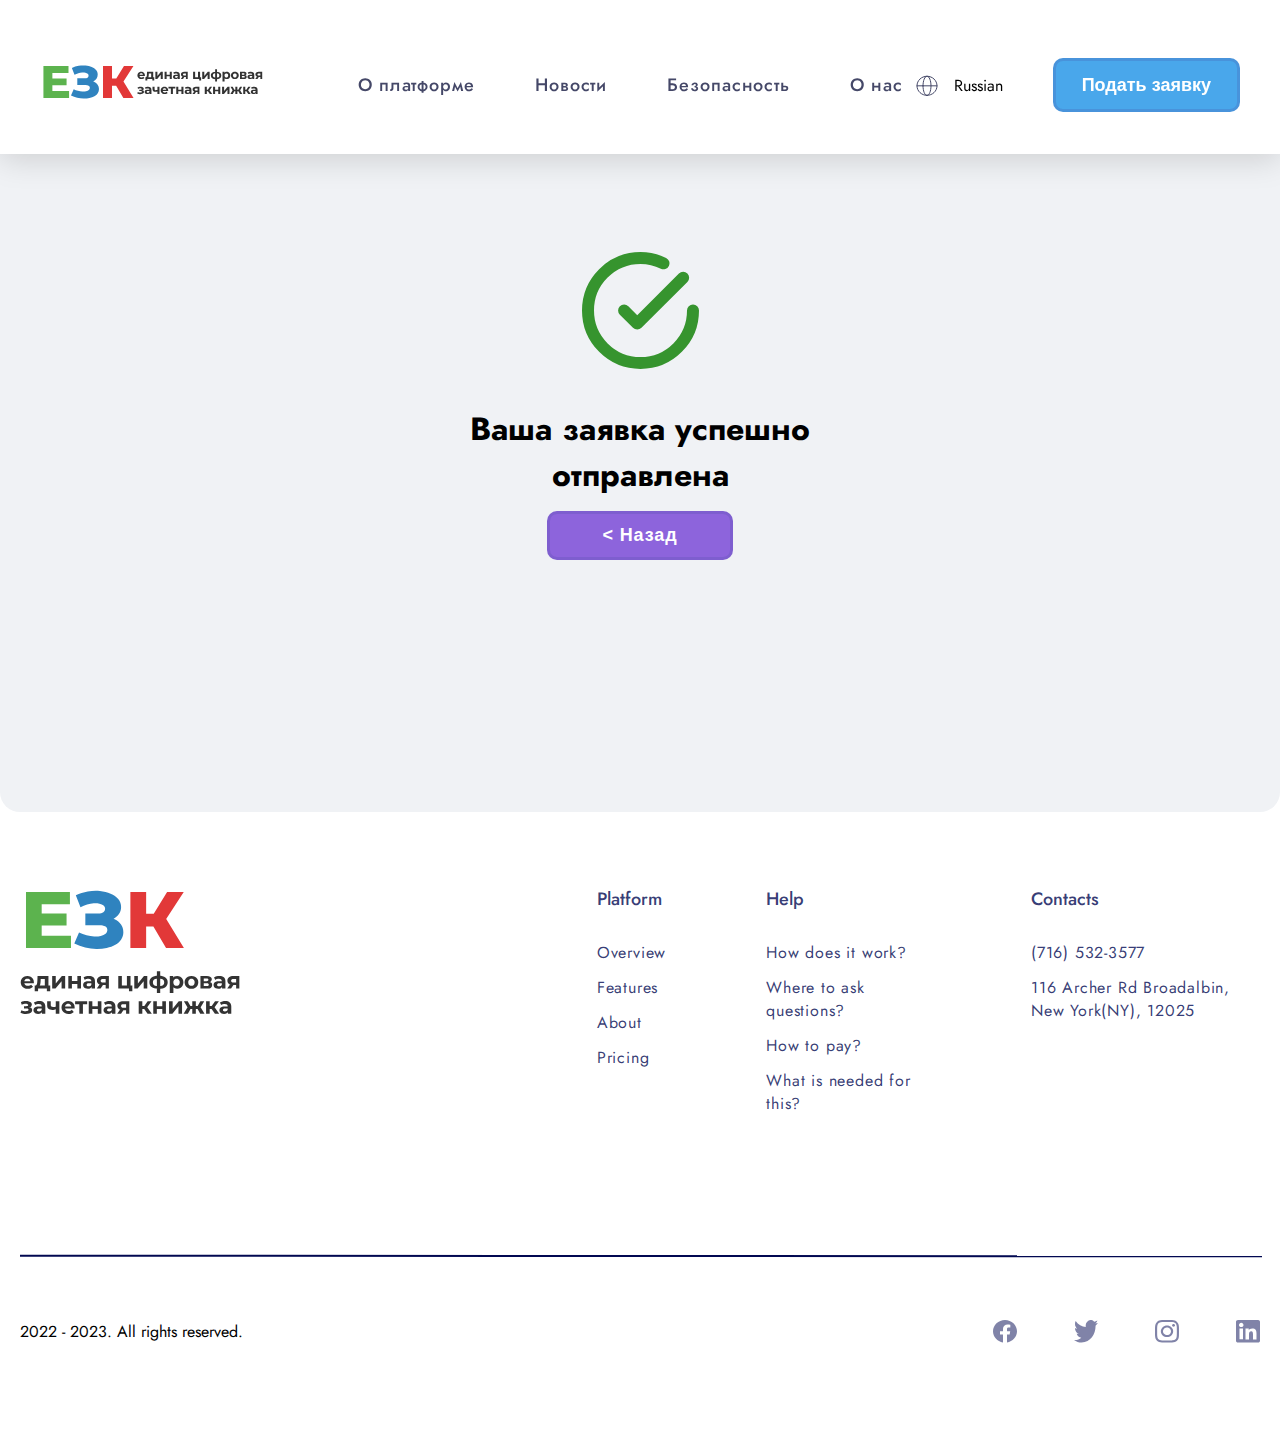
<file: pages/Success.html>
<!DOCTYPE html>
<html lang="en">
  <head>
    <meta charset="UTF-8" />
    <meta http-equiv="X-UA-Compatible" content="IE=edge" />
    <meta name="viewport" content="width=device-width, initial-scale=1.0" />
    <title>Document</title>
    <link rel="stylesheet" href="../css/index.css" />
  </head>
  <body>
    <header class="header">
      <div class="header__content">
        <div class="header__box">
          <div class="header__fix">
            <a href="../index.html">
              <svg
                width="225"
                height="50"
                viewBox="0 0 225 50"
                fill="none"
                xmlns="http://www.w3.org/2000/svg"
                class="header__logo"
              >
                <path
                  d="M11.7355 21.4105H26.576V28.1686H11.7355V21.4105ZM12.3747 34.0135H29.0875V41H3.42474V9.03574H28.4939V16.0222H12.3747V34.0135Z"
                  fill="#5CB34E"
                />
                <path
                  d="M30.9964 38.5342L33.6905 32.187C35.0604 32.8872 36.4912 33.4199 37.9829 33.7852C39.4746 34.1505 40.9206 34.3636 42.3209 34.4245C43.7212 34.4854 44.9846 34.3941 46.1109 34.1505C47.2677 33.8765 48.181 33.4656 48.8507 32.9176C49.5205 32.3696 49.8553 31.6543 49.8553 30.7714C49.8553 29.7973 49.4444 29.0971 48.6224 28.6709C47.8309 28.2143 46.7807 27.986 45.4717 27.986H37.2979V21.3648H44.741C45.9587 21.3648 46.9024 21.1213 47.5722 20.6342C48.2419 20.1471 48.5768 19.4926 48.5768 18.6707C48.5768 17.8792 48.2876 17.2551 47.7092 16.7985C47.1308 16.3114 46.3545 15.9765 45.3803 15.7939C44.4062 15.5808 43.3103 15.5047 42.0926 15.5656C40.8749 15.6265 39.6115 15.8548 38.3025 16.2505C36.9935 16.6158 35.7302 17.1181 34.5125 17.7574L31.864 10.9993C34.0254 9.93378 36.2934 9.20317 38.6678 8.80742C41.0423 8.41167 43.3559 8.32035 45.6087 8.53344C47.8614 8.74654 49.901 9.24883 51.7275 10.0403C53.5541 10.8014 55.0001 11.8212 56.0655 13.0998C57.1614 14.3783 57.7094 15.8852 57.7094 17.6204C57.7094 19.1425 57.2984 20.4972 56.4765 21.6845C55.6546 22.8717 54.5434 23.8002 53.1431 24.4699C51.7427 25.1396 50.1293 25.4745 48.3028 25.4745L48.5311 23.5566C50.6316 23.5566 52.4581 23.922 54.0107 24.6526C55.5937 25.3832 56.8114 26.3878 57.6637 27.6663C58.5466 28.9145 58.988 30.3605 58.988 32.0043C58.988 33.5569 58.577 34.942 57.7551 36.1597C56.9636 37.3469 55.8524 38.3515 54.4217 39.1735C52.9909 39.9954 51.347 40.6043 49.49 41C47.6635 41.4262 45.7 41.6241 43.5995 41.5936C41.499 41.5936 39.368 41.3349 37.2066 40.8173C35.0757 40.2998 33.0056 39.5388 30.9964 38.5342Z"
                  fill="#2F83BF"
                />
                <path
                  d="M83.375 41L74.3793 25.7941L81.6398 21.5018L93.5579 41H83.375ZM63.0092 41V9.03574H72.0049V41H63.0092ZM69.402 28.7623V21.4561H81.0005V28.7623H69.402ZM82.5074 25.9768L74.151 25.0635L83.9686 9.03574H93.4666L82.5074 25.9768Z"
                  fill="#E23838"
                />
                <path
                  d="M101.484 22.1061C100.67 22.1061 99.954 21.9469 99.3349 21.6285C98.7246 21.3101 98.2515 20.8768 97.9154 20.3284C97.5793 19.7712 97.4113 19.1389 97.4113 18.4313C97.4113 17.7149 97.5749 17.0826 97.9021 16.5342C98.2382 15.977 98.6937 15.5437 99.2686 15.2341C99.8434 14.9157 100.493 14.7565 101.219 14.7565C101.917 14.7565 102.545 14.9069 103.103 15.2076C103.669 15.4995 104.115 15.924 104.442 16.4812C104.77 17.0295 104.933 17.6884 104.933 18.4579C104.933 18.5375 104.929 18.6303 104.92 18.7365C104.911 18.8338 104.902 18.9266 104.894 19.0151H99.0961V17.8078H103.806L103.01 18.166C103.01 17.7945 102.935 17.4717 102.784 17.1976C102.634 16.9234 102.426 16.7111 102.161 16.5608C101.895 16.4016 101.586 16.322 101.232 16.322C100.878 16.322 100.564 16.4016 100.29 16.5608C100.025 16.7111 99.8169 16.9278 99.6665 17.2108C99.5162 17.485 99.441 17.8122 99.441 18.1925V18.5109C99.441 18.9001 99.525 19.245 99.6931 19.5457C99.87 19.8376 100.113 20.0631 100.423 20.2223C100.741 20.3727 101.113 20.4478 101.537 20.4478C101.917 20.4478 102.249 20.3903 102.532 20.2754C102.824 20.1604 103.089 19.9879 103.328 19.758L104.429 20.952C104.102 21.3234 103.691 21.6109 103.195 21.8143C102.7 22.0088 102.13 22.1061 101.484 22.1061ZM111.164 21.0714V16.5608H108.83L108.79 17.4762C108.772 17.8565 108.75 18.2191 108.723 18.564C108.697 18.9089 108.644 19.2229 108.564 19.5059C108.494 19.7801 108.387 20.0145 108.246 20.209C108.104 20.3948 107.914 20.523 107.675 20.5938L105.632 20.3019C105.889 20.3019 106.097 20.2267 106.256 20.0764C106.415 19.9172 106.539 19.7005 106.627 19.4263C106.716 19.1433 106.782 18.8249 106.826 18.4711C106.871 18.1085 106.902 17.7282 106.919 17.3302L107.012 14.8627H113.234V21.0714H111.164ZM105.394 23.5389V20.3019H114.256V23.5389H112.332V22H107.317V23.5389H105.394ZM115.359 22V14.8627H117.415V19.1079L120.891 14.8627H122.788V22H120.732V17.7547L117.269 22H115.359ZM124.579 22V14.8627H126.635V17.6486H129.739V14.8627H131.809V22H129.739V19.3335H126.635V22H124.579ZM137.863 22V20.607L137.73 20.3019V17.8078C137.73 17.3656 137.593 17.0207 137.319 16.773C137.053 16.5254 136.642 16.4016 136.085 16.4016C135.705 16.4016 135.329 16.4635 134.957 16.5873C134.595 16.7023 134.285 16.8615 134.029 17.0649L133.286 15.6189C133.675 15.3447 134.144 15.1324 134.692 14.9821C135.24 14.8317 135.798 14.7565 136.364 14.7565C137.451 14.7565 138.296 15.013 138.897 15.526C139.499 16.039 139.8 16.8394 139.8 17.9272V22H137.863ZM135.687 22.1061C135.13 22.1061 134.652 22.0133 134.254 21.8275C133.856 21.633 133.551 21.3721 133.339 21.0448C133.127 20.7176 133.02 20.3505 133.02 19.9437C133.02 19.5192 133.122 19.1477 133.326 18.8293C133.538 18.5109 133.87 18.2633 134.321 18.0864C134.772 17.9007 135.36 17.8078 136.085 17.8078H137.982V19.0151H136.311C135.824 19.0151 135.488 19.0947 135.302 19.2539C135.125 19.413 135.037 19.612 135.037 19.8508C135.037 20.1162 135.139 20.3284 135.342 20.4876C135.554 20.638 135.842 20.7132 136.204 20.7132C136.549 20.7132 136.859 20.6336 137.133 20.4744C137.407 20.3063 137.606 20.0631 137.73 19.7447L138.048 20.6999C137.898 21.1598 137.624 21.5091 137.226 21.7479C136.828 21.9867 136.315 22.1061 135.687 22.1061ZM145.896 22V19.6253L146.188 19.957H144.211C143.185 19.957 142.38 19.7447 141.796 19.3202C141.213 18.8957 140.921 18.2854 140.921 17.4894C140.921 16.6404 141.226 15.9903 141.836 15.5393C142.455 15.0882 143.287 14.8627 144.33 14.8627H147.74V22H145.896ZM140.815 22L142.712 19.2804H144.821L143.017 22H140.815ZM145.896 18.9885V16.0168L146.188 16.5475H144.37C143.946 16.5475 143.614 16.6271 143.375 16.7863C143.145 16.9455 143.03 17.202 143.03 17.5558C143.03 18.2368 143.468 18.5773 144.344 18.5773H146.188L145.896 18.9885ZM153.088 22V14.8627H155.144V20.3019H158.023V14.8627H160.093V22H153.088ZM159.204 23.5389V21.9735L159.681 22H158.023V20.3019H161.127V23.5389H159.204ZM162.23 22V14.8627H164.286V19.1079L167.762 14.8627H169.659V22H167.603V17.7547L164.14 22H162.23ZM176.252 22.1592C176.234 22.1592 176.186 22.1592 176.106 22.1592C176.026 22.1592 175.951 22.1592 175.88 22.1592C175.81 22.1592 175.761 22.1592 175.734 22.1592C174.187 22.1327 172.988 21.801 172.139 21.1642C171.29 20.5274 170.866 19.6076 170.866 18.4048C170.866 17.2197 171.286 16.3176 172.126 15.6985C172.975 15.0705 174.191 14.7521 175.774 14.7433C175.792 14.7433 175.836 14.7433 175.907 14.7433C175.987 14.7433 176.062 14.7433 176.132 14.7433C176.203 14.7433 176.247 14.7433 176.265 14.7433C177.866 14.7433 179.104 15.0528 179.98 15.6719C180.864 16.291 181.306 17.202 181.306 18.4048C181.306 19.6253 180.864 20.5584 179.98 21.204C179.104 21.8408 177.862 22.1592 176.252 22.1592ZM176.186 20.5672C176.92 20.5672 177.517 20.4921 177.977 20.3417C178.436 20.1825 178.772 19.9437 178.985 19.6253C179.206 19.2981 179.316 18.8912 179.316 18.4048C179.316 17.9361 179.21 17.5513 178.998 17.2506C178.786 16.9411 178.445 16.7111 177.977 16.5608C177.517 16.4104 176.92 16.3352 176.186 16.3352C176.159 16.3352 176.106 16.3352 176.026 16.3352C175.947 16.3352 175.894 16.3352 175.867 16.3352C175.16 16.3352 174.585 16.4148 174.143 16.574C173.7 16.7332 173.377 16.9632 173.174 17.2639C172.971 17.5646 172.869 17.9449 172.869 18.4048C172.869 18.8824 172.971 19.2804 173.174 19.5988C173.377 19.9172 173.7 20.156 174.143 20.3152C174.585 20.4744 175.16 20.5584 175.867 20.5672C175.894 20.5672 175.947 20.5672 176.026 20.5672C176.106 20.5672 176.159 20.5672 176.186 20.5672ZM175.137 24.5737V12.1563H177.035V24.5737H175.137ZM186.714 22.1061C186.113 22.1061 185.587 21.9735 185.135 21.7081C184.684 21.4428 184.331 21.0404 184.074 20.5009C183.827 19.9526 183.703 19.2627 183.703 18.4313C183.703 17.5911 183.822 16.9013 184.061 16.3618C184.3 15.8223 184.645 15.4199 185.096 15.1545C185.547 14.8892 186.086 14.7565 186.714 14.7565C187.386 14.7565 187.988 14.9113 188.518 15.2209C189.058 15.5216 189.482 15.9461 189.792 16.4944C190.11 17.0428 190.27 17.6884 190.27 18.4313C190.27 19.1831 190.11 19.8332 189.792 20.3815C189.482 20.9298 189.058 21.3544 188.518 21.6551C187.988 21.9558 187.386 22.1061 186.714 22.1061ZM182.495 24.5737V14.8627H184.472V16.322L184.432 18.4446L184.565 20.554V24.5737H182.495ZM186.356 20.408C186.701 20.408 187.006 20.3284 187.271 20.1692C187.546 20.01 187.762 19.7845 187.921 19.4926C188.089 19.1919 188.174 18.8382 188.174 18.4313C188.174 18.0157 188.089 17.6619 187.921 17.37C187.762 17.0782 187.546 16.8526 187.271 16.6934C187.006 16.5342 186.701 16.4546 186.356 16.4546C186.011 16.4546 185.702 16.5342 185.427 16.6934C185.153 16.8526 184.936 17.0782 184.777 17.37C184.618 17.6619 184.539 18.0157 184.539 18.4313C184.539 18.8382 184.618 19.1919 184.777 19.4926C184.936 19.7845 185.153 20.01 185.427 20.1692C185.702 20.3284 186.011 20.408 186.356 20.408ZM194.864 22.1061C194.104 22.1061 193.427 21.9469 192.834 21.6285C192.251 21.3101 191.786 20.8768 191.441 20.3284C191.105 19.7712 190.937 19.1389 190.937 18.4313C190.937 17.7149 191.105 17.0826 191.441 16.5342C191.786 15.977 192.251 15.5437 192.834 15.2341C193.427 14.9157 194.104 14.7565 194.864 14.7565C195.616 14.7565 196.288 14.9157 196.881 15.2341C197.473 15.5437 197.938 15.9726 198.274 16.521C198.61 17.0693 198.778 17.7061 198.778 18.4313C198.778 19.1389 198.61 19.7712 198.274 20.3284C197.938 20.8768 197.473 21.3101 196.881 21.6285C196.288 21.9469 195.616 22.1061 194.864 22.1061ZM194.864 20.408C195.209 20.408 195.519 20.3284 195.793 20.1692C196.067 20.01 196.284 19.7845 196.443 19.4926C196.602 19.1919 196.682 18.8382 196.682 18.4313C196.682 18.0157 196.602 17.6619 196.443 17.37C196.284 17.0782 196.067 16.8526 195.793 16.6934C195.519 16.5342 195.209 16.4546 194.864 16.4546C194.519 16.4546 194.21 16.5342 193.936 16.6934C193.661 16.8526 193.44 17.0782 193.272 17.37C193.113 17.6619 193.033 18.0157 193.033 18.4313C193.033 18.8382 193.113 19.1919 193.272 19.4926C193.44 19.7845 193.661 20.01 193.936 20.1692C194.21 20.3284 194.519 20.408 194.864 20.408ZM200.002 22V14.8627H203.651C204.544 14.8627 205.242 15.0263 205.747 15.3535C206.251 15.6719 206.503 16.123 206.503 16.7067C206.503 17.2904 206.264 17.7503 205.786 18.0864C205.318 18.4136 204.694 18.5773 203.916 18.5773L204.128 18.0997C204.995 18.0997 205.64 18.2589 206.065 18.5773C206.498 18.8957 206.715 19.36 206.715 19.9702C206.715 20.5982 206.476 21.0935 205.999 21.4561C205.521 21.8187 204.791 22 203.81 22H200.002ZM201.899 20.5938H203.637C204.018 20.5938 204.301 20.5319 204.486 20.408C204.681 20.2754 204.778 20.0764 204.778 19.811C204.778 19.5369 204.69 19.3379 204.513 19.2141C204.336 19.0814 204.057 19.0151 203.677 19.0151H201.899V20.5938ZM201.899 17.7945H203.465C203.827 17.7945 204.097 17.7282 204.274 17.5956C204.46 17.4629 204.553 17.2727 204.553 17.0251C204.553 16.7686 204.46 16.5785 204.274 16.4546C204.097 16.3308 203.827 16.2689 203.465 16.2689H201.899V17.7945ZM212.328 22V20.607L212.195 20.3019V17.8078C212.195 17.3656 212.058 17.0207 211.784 16.773C211.518 16.5254 211.107 16.4016 210.55 16.4016C210.17 16.4016 209.794 16.4635 209.422 16.5873C209.06 16.7023 208.75 16.8615 208.494 17.0649L207.751 15.6189C208.14 15.3447 208.609 15.1324 209.157 14.9821C209.705 14.8317 210.263 14.7565 210.829 14.7565C211.916 14.7565 212.761 15.013 213.362 15.526C213.964 16.039 214.265 16.8394 214.265 17.9272V22H212.328ZM210.152 22.1061C209.595 22.1061 209.117 22.0133 208.719 21.8275C208.321 21.633 208.016 21.3721 207.804 21.0448C207.592 20.7176 207.485 20.3505 207.485 19.9437C207.485 19.5192 207.587 19.1477 207.791 18.8293C208.003 18.5109 208.335 18.2633 208.786 18.0864C209.237 17.9007 209.825 17.8078 210.55 17.8078H212.447V19.0151H210.776C210.289 19.0151 209.953 19.0947 209.767 19.2539C209.59 19.413 209.502 19.612 209.502 19.8508C209.502 20.1162 209.604 20.3284 209.807 20.4876C210.019 20.638 210.307 20.7132 210.669 20.7132C211.014 20.7132 211.324 20.6336 211.598 20.4744C211.872 20.3063 212.071 20.0631 212.195 19.7447L212.513 20.6999C212.363 21.1598 212.089 21.5091 211.691 21.7479C211.293 21.9867 210.78 22.1061 210.152 22.1061ZM220.361 22V19.6253L220.653 19.957H218.676C217.65 19.957 216.845 19.7447 216.261 19.3202C215.678 18.8957 215.386 18.2854 215.386 17.4894C215.386 16.6404 215.691 15.9903 216.301 15.5393C216.92 15.0882 217.752 14.8627 218.795 14.8627H222.205V22H220.361ZM215.28 22L217.177 19.2804H219.286L217.482 22H215.28ZM220.361 18.9885V16.0168L220.653 16.5475H218.835C218.411 16.5475 218.079 16.6271 217.84 16.7863C217.61 16.9455 217.495 17.202 217.495 17.5558C217.495 18.2368 217.933 18.5773 218.809 18.5773H220.653L220.361 18.9885ZM100.409 37.1327C101.082 37.1327 101.683 37.0442 102.214 36.8673C102.753 36.6816 103.178 36.4207 103.487 36.0846C103.806 35.7397 103.965 35.3373 103.965 34.8774C103.965 34.3379 103.739 33.9133 103.288 33.6038C102.837 33.2854 102.218 33.1262 101.431 33.1262L101.378 33.5375C101.829 33.5375 102.236 33.4623 102.598 33.3119C102.961 33.1527 103.244 32.9361 103.447 32.6619C103.66 32.3877 103.766 32.0782 103.766 31.7332C103.766 31.2999 103.611 30.9328 103.302 30.6321C103.001 30.3314 102.585 30.1015 102.055 29.9423C101.524 29.7831 100.927 29.7123 100.264 29.73C99.8125 29.7389 99.357 29.8008 98.8971 29.9157C98.4372 30.0307 97.9729 30.1855 97.5041 30.3801L98.0082 31.8128C98.4062 31.6536 98.7954 31.5342 99.1757 31.4546C99.556 31.3662 99.923 31.322 100.277 31.322C100.586 31.322 100.843 31.3529 101.046 31.4148C101.25 31.4679 101.404 31.5475 101.511 31.6536C101.617 31.7598 101.67 31.888 101.67 32.0384C101.67 32.1799 101.626 32.3037 101.537 32.4098C101.458 32.5071 101.334 32.5823 101.166 32.6354C100.998 32.6884 100.794 32.7149 100.555 32.7149H99.2686V34.0018H100.728C101.099 34.0018 101.382 34.0637 101.577 34.1875C101.771 34.3025 101.869 34.475 101.869 34.7049C101.869 34.8818 101.807 35.0321 101.683 35.156C101.559 35.2798 101.378 35.3771 101.139 35.4478C100.909 35.5097 100.635 35.5407 100.317 35.5407C99.8744 35.5407 99.4366 35.4965 99.0032 35.408C98.5787 35.3107 98.1851 35.1737 97.8225 34.9968L97.2653 36.4428C97.7252 36.6728 98.2249 36.8452 98.7644 36.9602C99.3128 37.0752 99.8611 37.1327 100.409 37.1327ZM109.517 37V35.607L109.385 35.3019V32.8078C109.385 32.3656 109.247 32.0207 108.973 31.773C108.708 31.5254 108.297 31.4016 107.739 31.4016C107.359 31.4016 106.983 31.4635 106.612 31.5873C106.249 31.7023 105.94 31.8615 105.683 32.0649L104.94 30.6189C105.329 30.3447 105.798 30.1324 106.346 29.9821C106.895 29.8317 107.452 29.7565 108.018 29.7565C109.106 29.7565 109.951 30.013 110.552 30.526C111.153 31.039 111.454 31.8394 111.454 32.9272V37H109.517ZM107.341 37.1061C106.784 37.1061 106.307 37.0133 105.909 36.8275C105.511 36.633 105.206 36.3721 104.993 36.0448C104.781 35.7176 104.675 35.3505 104.675 34.9437C104.675 34.5192 104.777 34.1477 104.98 33.8293C105.192 33.5109 105.524 33.2633 105.975 33.0864C106.426 32.9007 107.014 32.8078 107.739 32.8078H109.637V34.0151H107.965C107.479 34.0151 107.142 34.0947 106.957 34.2539C106.78 34.413 106.691 34.612 106.691 34.8508C106.691 35.1162 106.793 35.3284 106.997 35.4876C107.209 35.638 107.496 35.7132 107.859 35.7132C108.204 35.7132 108.513 35.6336 108.788 35.4744C109.062 35.3063 109.261 35.0631 109.385 34.7447L109.703 35.6999C109.553 36.1598 109.278 36.5091 108.88 36.7479C108.482 36.9867 107.969 37.1061 107.341 37.1061ZM117.55 34.2671C117.258 34.4263 116.936 34.5546 116.582 34.6518C116.228 34.7491 115.839 34.7978 115.414 34.7978C114.477 34.7978 113.756 34.5855 113.252 34.161C112.748 33.7276 112.496 33.0422 112.496 32.1047V29.8627H114.565V31.972C114.565 32.4142 114.68 32.7326 114.91 32.9272C115.14 33.1129 115.463 33.2058 115.879 33.2058C116.179 33.2058 116.467 33.1704 116.741 33.0997C117.024 33.0289 117.294 32.9272 117.55 32.7945V34.2671ZM117.404 37V29.8627H119.474V37H117.404ZM124.751 37.1061C123.937 37.1061 123.221 36.9469 122.602 36.6285C121.992 36.3101 121.518 35.8768 121.182 35.3284C120.846 34.7712 120.678 34.1389 120.678 33.4313C120.678 32.7149 120.842 32.0826 121.169 31.5342C121.505 30.977 121.961 30.5437 122.536 30.2341C123.11 29.9157 123.76 29.7565 124.486 29.7565C125.184 29.7565 125.812 29.9069 126.37 30.2076C126.936 30.4995 127.382 30.924 127.709 31.4812C128.037 32.0295 128.2 32.6884 128.2 33.4579C128.2 33.5375 128.196 33.6303 128.187 33.7365C128.178 33.8338 128.169 33.9266 128.161 34.0151H122.363V32.8078H127.073L126.277 33.166C126.277 32.7945 126.202 32.4717 126.051 32.1976C125.901 31.9234 125.693 31.7111 125.428 31.5608C125.162 31.4016 124.853 31.322 124.499 31.322C124.145 31.322 123.831 31.4016 123.557 31.5608C123.292 31.7111 123.084 31.9278 122.934 32.2108C122.783 32.485 122.708 32.8122 122.708 33.1925V33.5109C122.708 33.9001 122.792 34.245 122.96 34.5457C123.137 34.8376 123.38 35.0631 123.69 35.2223C124.008 35.3727 124.38 35.4478 124.804 35.4478C125.184 35.4478 125.516 35.3903 125.799 35.2754C126.091 35.1604 126.356 34.9879 126.595 34.758L127.696 35.952C127.369 36.3234 126.958 36.6109 126.462 36.8143C125.967 37.0088 125.397 37.1061 124.751 37.1061ZM130.867 37V31.0832L131.331 31.5608H128.453V29.8627H135.338V31.5608H132.459L132.923 31.0832V37H130.867ZM136.242 37V29.8627H138.298V32.6486H141.403V29.8627H143.472V37H141.403V34.3335H138.298V37H136.242ZM149.526 37V35.607L149.394 35.3019V32.8078C149.394 32.3656 149.257 32.0207 148.982 31.773C148.717 31.5254 148.306 31.4016 147.749 31.4016C147.368 31.4016 146.992 31.4635 146.621 31.5873C146.258 31.7023 145.949 31.8615 145.692 32.0649L144.949 30.6189C145.339 30.3447 145.807 30.1324 146.356 29.9821C146.904 29.8317 147.461 29.7565 148.027 29.7565C149.115 29.7565 149.96 30.013 150.561 30.526C151.162 31.039 151.463 31.8394 151.463 32.9272V37H149.526ZM147.351 37.1061C146.793 37.1061 146.316 37.0133 145.918 36.8275C145.52 36.633 145.215 36.3721 145.002 36.0448C144.79 35.7176 144.684 35.3505 144.684 34.9437C144.684 34.5192 144.786 34.1477 144.989 33.8293C145.201 33.5109 145.533 33.2633 145.984 33.0864C146.435 32.9007 147.023 32.8078 147.749 32.8078H149.646V34.0151H147.974C147.488 34.0151 147.152 34.0947 146.966 34.2539C146.789 34.413 146.701 34.612 146.701 34.8508C146.701 35.1162 146.802 35.3284 147.006 35.4876C147.218 35.638 147.505 35.7132 147.868 35.7132C148.213 35.7132 148.522 35.6336 148.797 35.4744C149.071 35.3063 149.27 35.0631 149.394 34.7447L149.712 35.6999C149.562 36.1598 149.287 36.5091 148.889 36.7479C148.491 36.9867 147.979 37.1061 147.351 37.1061ZM157.559 37V34.6253L157.851 34.957H155.874C154.849 34.957 154.044 34.7447 153.46 34.3202C152.876 33.8957 152.584 33.2854 152.584 32.4894C152.584 31.6404 152.89 30.9903 153.5 30.5393C154.119 30.0882 154.95 29.8627 155.994 29.8627H159.403V37H157.559ZM152.478 37L154.375 34.2804H156.485L154.68 37H152.478ZM157.559 33.9885V31.0168L157.851 31.5475H156.034C155.609 31.5475 155.277 31.6271 155.039 31.7863C154.809 31.9455 154.694 32.202 154.694 32.5558C154.694 33.2368 155.132 33.5773 156.007 33.5773H157.851L157.559 33.9885ZM169.806 37L167.418 33.6171L169.103 32.6221L172.247 37H169.806ZM164.751 37V29.8627H166.821V37H164.751ZM166.211 34.2937V32.6354H168.705V34.2937H166.211ZM169.302 33.6701L167.365 33.4579L169.872 29.8627H172.075L169.302 33.6701ZM173.064 37V29.8627H175.12V32.6486H178.225V29.8627H180.294V37H178.225V34.3335H175.12V37H173.064ZM182.077 37V29.8627H184.133V34.1079L187.609 29.8627H189.506V37H187.449V32.7547L183.987 37H182.077ZM199.88 37L197.982 33.6171L199.654 32.6221L202.334 37H199.88ZM196.762 34.2937V32.6354H199.243V34.2937H196.762ZM199.866 33.6701L197.916 33.4579L199.972 29.8627H202.161L199.866 33.6701ZM192.822 37H190.381L193.047 32.6221L194.719 33.6171L192.822 37ZM197.372 37H195.329V29.8627H197.372V37ZM195.939 34.2937H193.472V32.6354H195.939V34.2937ZM192.835 33.6701L190.54 29.8627H192.729L194.772 33.4579L192.835 33.6701ZM208.265 37L205.877 33.6171L207.562 32.6221L210.706 37H208.265ZM203.211 37V29.8627H205.28V37H203.211ZM204.67 34.2937V32.6354H207.164V34.2937H204.67ZM207.761 33.6701L205.824 33.4579L208.331 29.8627H210.534L207.761 33.6701ZM215.666 37V35.607L215.533 35.3019V32.8078C215.533 32.3656 215.396 32.0207 215.122 31.773C214.856 31.5254 214.445 31.4016 213.888 31.4016C213.508 31.4016 213.132 31.4635 212.76 31.5873C212.398 31.7023 212.088 31.8615 211.832 32.0649L211.089 30.6189C211.478 30.3447 211.947 30.1324 212.495 29.9821C213.043 29.8317 213.6 29.7565 214.166 29.7565C215.254 29.7565 216.099 30.013 216.7 30.526C217.302 31.039 217.602 31.8394 217.602 32.9272V37H215.666ZM213.49 37.1061C212.933 37.1061 212.455 37.0133 212.057 36.8275C211.659 36.633 211.354 36.3721 211.142 36.0448C210.929 35.7176 210.823 35.3505 210.823 34.9437C210.823 34.5192 210.925 34.1477 211.128 33.8293C211.341 33.5109 211.672 33.2633 212.123 33.0864C212.574 32.9007 213.163 32.8078 213.888 32.8078H215.785V34.0151H214.113C213.627 34.0151 213.291 34.0947 213.105 34.2539C212.928 34.413 212.84 34.612 212.84 34.8508C212.84 35.1162 212.942 35.3284 213.145 35.4876C213.357 35.638 213.645 35.7132 214.007 35.7132C214.352 35.7132 214.662 35.6336 214.936 35.4744C215.21 35.3063 215.409 35.0631 215.533 34.7447L215.851 35.6999C215.701 36.1598 215.427 36.5091 215.029 36.7479C214.631 36.9867 214.118 37.1061 213.49 37.1061Z"
                  fill="black"
                  fill-opacity="0.8"
                />
              </svg>
            </a>
          </div>
          <ul>
            <li><a href="./AboutPlatform.html">О платформе</a></li>
            <li><a href="./News.html">Новости</a></li>
            <li><a href="./Security.html">Безопасность</a></li>
            <li><a href="./AboutUs.html">О нас</a></li>
          </ul>
        </div>
        <div class="header__block">
          <div>
            <svg
              width="22"
              height="21"
              viewBox="0 0 22 21"
              fill="none"
              xmlns="http://www.w3.org/2000/svg"
            >
              <path
                d="M11 20.3771C16.5228 20.3771 21 16.1002 21 10.8243C21 5.54851 16.5228 1.27161 11 1.27161C5.47715 1.27161 1 5.54851 1 10.8243C1 16.1002 5.47715 20.3771 11 20.3771Z"
                stroke="#454868"
                stroke-linecap="round"
                stroke-linejoin="round"
              />
              <path
                d="M7.00006 10.8243C7.00006 16.1002 8.79092 20.3771 11.0001 20.3771C13.2092 20.3771 15.0001 16.1002 15.0001 10.8243C15.0001 5.54851 13.2092 1.27161 11.0001 1.27161C8.79092 1.27161 7.00006 5.54851 7.00006 10.8243Z"
                stroke="#454868"
                stroke-linecap="round"
                stroke-linejoin="round"
              />
              <path
                d="M1 10.8243H21"
                stroke="#454868"
                stroke-linecap="round"
                stroke-linejoin="round"
              />
            </svg>
            <p>Russian</p>
          </div>
          <button>Подать заявку</button>
        </div>
        <svg
          width="36"
          height="36"
          viewBox="0 0 36 36"
          fill="none"
          xmlns="http://www.w3.org/2000/svg"
          class="burgerBtn"
        >
          <rect width="36" height="36" rx="10" fill="#0099FF"></rect>
          <path
            d="M10 12L25 12M15.1562 17.625L25 17.625M10 23.25L25 23.25"
            stroke="white"
            stroke-width="1.5625"
            stroke-linecap="round"
          ></path>
        </svg>
      </div>
    </header>
    <div class="burger">
      <nav>
        <a href="./AboutPlatform.html" class="active"> О платформе </a>
        <a href="./News.html"> Новости </a>
        <a href="./Security.html">Безопасность</a>
        <a href="./AboutUs.html"> О нас </a>
      </nav>
      <div class="burger__bottom">
        <button>Подать заявку</button>
      </div>
    </div>
    <section class="success">
      <div class="success__content">
        <div class="success__box">
          <svg
            width="117"
            height="117"
            viewBox="0 0 117 117"
            fill="none"
            xmlns="http://www.w3.org/2000/svg"
          >
            <path
              d="M111 58.5C111 87.4949 87.4949 111 58.5 111C29.5051 111 6 87.4949 6 58.5C6 29.5051 29.5051 6 58.5 6C66.737 6 74.5309 7.89693 81.4687 11.2778M101.156 25.6875L55.2187 71.625L42.0937 58.5"
              stroke="#36942E"
              stroke-width="12"
              stroke-linecap="round"
              stroke-linejoin="round"
            />
          </svg>
          <h1>Ваша заявка успешно отправлена</h1>
          <button>< Назад</button>
        </div>
      </div>
    </section>

    <section class="footer">
      <div class="container">
        <div class="footer__content">
          <div class="footer__item">
            <div class="footer__fix">
              <svg
                width="240"
                height="154"
                viewBox="0 0 240 154"
                fill="none"
                class="footer__svg"
                xmlns="http://www.w3.org/2000/svg"
              >
                <path
                  d="M22.057 41.1811H49.9501V53.8832H22.057V41.1811ZM23.2585 64.8688H54.6704V78H6.43687V17.9226H53.5547V31.0538H23.2585V64.8688Z"
                  fill="#5CB34E"
                />
                <path
                  d="M58.2583 73.3655L63.322 61.4358C65.8967 62.7518 68.5859 63.7531 71.3895 64.4397C74.1931 65.1263 76.9109 65.5268 79.5429 65.6412C82.1749 65.7557 84.5493 65.584 86.6664 65.1263C88.8406 64.6113 90.5571 63.8389 91.8158 62.809C93.0746 61.7791 93.704 60.4345 93.704 58.7752C93.704 56.9443 92.9316 55.6283 91.3867 54.8273C89.8991 53.969 87.9251 53.5399 85.4648 53.5399H70.1022V41.0953H84.0916C86.3803 41.0953 88.154 40.6376 89.4128 39.7221C90.6715 38.8066 91.3009 37.5765 91.3009 36.0316C91.3009 34.544 90.7573 33.3711 89.6702 32.5128C88.5831 31.5974 87.1241 30.968 85.2932 30.6247C83.4622 30.2242 81.4024 30.0811 79.1138 30.1955C76.8251 30.31 74.4506 30.7391 71.9903 31.4829C69.53 32.1695 67.1555 33.1136 64.8668 34.3151L59.889 21.6131C63.9514 19.6105 68.214 18.2373 72.6769 17.4935C77.1398 16.7496 81.4883 16.578 85.7223 16.9785C89.9563 17.379 93.7898 18.3231 97.2228 19.8107C100.656 21.2412 103.374 23.1579 105.376 25.561C107.436 27.9641 108.466 30.7963 108.466 34.0577C108.466 36.9185 107.693 39.4646 106.149 41.6961C104.604 43.9275 102.515 45.6726 99.8834 46.9314C97.2514 48.1902 94.2189 48.8195 90.786 48.8195L91.2151 45.2149C95.163 45.2149 98.596 45.9015 101.514 47.2747C104.489 48.6479 106.778 50.536 108.38 52.9391C110.039 55.285 110.869 58.0028 110.869 61.0925C110.869 64.0105 110.097 66.6139 108.552 68.9026C107.064 71.134 104.976 73.0222 102.286 74.567C99.5973 76.1119 96.5076 77.2562 93.0174 78C89.5844 78.801 85.8939 79.1729 81.946 79.1157C77.998 79.1157 73.9929 78.6294 69.9305 77.6567C65.9253 76.684 62.0346 75.2536 58.2583 73.3655Z"
                  fill="#2F83BF"
                />
                <path
                  d="M156.705 78L139.797 49.4203L153.443 41.3528L175.844 78H156.705ZM118.427 78V17.9226H135.334V78H118.427ZM130.442 54.9989V41.267H152.242V54.9989H130.442ZM155.074 49.7636L139.368 48.0471L157.821 17.9226H175.672L155.074 49.7636Z"
                  fill="#E23838"
                />
                <path
                  d="M8.42785 121.814C6.89853 121.814 5.55207 121.515 4.38846 120.916C3.24148 120.318 2.35215 119.503 1.72048 118.473C1.0888 117.425 0.772968 116.237 0.772968 114.907C0.772968 113.56 1.08049 112.372 1.69554 111.341C2.32722 110.294 3.1833 109.479 4.26379 108.898C5.34429 108.299 6.56607 108 7.92916 108C9.24237 108 10.4226 108.283 11.4698 108.848C12.5337 109.396 13.3732 110.194 13.9882 111.242C14.6033 112.272 14.9108 113.511 14.9108 114.957C14.9108 115.106 14.9025 115.281 14.8859 115.48C14.8692 115.663 14.8526 115.838 14.836 116.004H3.93964V113.735H12.7914L11.2953 114.408C11.2953 113.71 11.154 113.103 10.8714 112.588C10.5888 112.073 10.1982 111.674 9.6995 111.391C9.20081 111.092 8.61901 110.942 7.95409 110.942C7.28917 110.942 6.69906 111.092 6.18375 111.391C5.68506 111.674 5.29442 112.081 5.01183 112.613C4.72924 113.128 4.58794 113.743 4.58794 114.458V115.056C4.58794 115.788 4.74586 116.436 5.06169 117.001C5.39415 117.55 5.85129 117.974 6.43309 118.273C7.03152 118.556 7.72968 118.697 8.52758 118.697C9.24237 118.697 9.86573 118.589 10.3977 118.373C10.9462 118.157 11.4449 117.833 11.8937 117.4L13.9633 119.644C13.3482 120.343 12.5753 120.883 11.6444 121.265C10.7135 121.631 9.64132 121.814 8.42785 121.814ZM26.6224 119.869V111.391H22.2339L22.1591 113.112C22.1259 113.826 22.0843 114.508 22.0345 115.156C21.9846 115.805 21.8849 116.395 21.7352 116.927C21.6023 117.442 21.4028 117.882 21.1368 118.248C20.8709 118.597 20.5135 118.838 20.0646 118.971L16.2247 118.423C16.7068 118.423 17.0974 118.281 17.3967 117.999C17.6959 117.7 17.9286 117.292 18.0948 116.777C18.261 116.245 18.3857 115.647 18.4688 114.982C18.5519 114.3 18.6101 113.585 18.6434 112.837L18.8179 108.2H30.5122V119.869H26.6224ZM15.7759 124.507V118.423H32.4321V124.507H28.8166V121.614H19.3914V124.507H15.7759ZM34.506 121.614V108.2H38.3708V116.179L44.9036 108.2H48.4693V121.614H44.6044V113.635L38.0965 121.614H34.506ZM51.8344 121.614V108.2H55.6993V113.436H61.534V108.2H65.4237V121.614H61.534V116.602H55.6993V121.614H51.8344ZM76.8022 121.614V118.996L76.5529 118.423V113.735C76.5529 112.904 76.2952 112.256 75.7799 111.79C75.2812 111.325 74.5082 111.092 73.461 111.092C72.7462 111.092 72.0397 111.208 71.3416 111.441C70.66 111.657 70.0782 111.956 69.5962 112.339L68.1998 109.621C68.9312 109.105 69.8123 108.707 70.8429 108.424C71.8735 108.141 72.9208 108 73.9846 108C76.0292 108 77.6167 108.482 78.7471 109.446C79.8775 110.41 80.4426 111.915 80.4426 113.959V121.614H76.8022ZM72.713 121.814C71.6657 121.814 70.7681 121.639 70.02 121.29C69.272 120.924 68.6985 120.434 68.2996 119.819C67.9006 119.204 67.7011 118.514 67.7011 117.749C67.7011 116.952 67.8923 116.253 68.2746 115.655C68.6736 115.056 69.2969 114.591 70.1447 114.259C70.9925 113.91 72.0979 113.735 73.461 113.735H77.0266V116.004H73.8849C72.9706 116.004 72.3389 116.154 71.9899 116.453C71.6574 116.752 71.4912 117.126 71.4912 117.575C71.4912 118.074 71.6823 118.473 72.0647 118.772C72.4636 119.054 73.0039 119.196 73.6854 119.196C74.3337 119.196 74.9155 119.046 75.4308 118.747C75.9461 118.431 76.3201 117.974 76.5529 117.375L77.1513 119.171C76.8687 120.035 76.3534 120.692 75.6054 121.141C74.8573 121.589 73.8932 121.814 72.713 121.814ZM91.9004 121.614V117.151L92.449 117.774H88.7337C86.8055 117.774 85.2928 117.375 84.1957 116.577C83.0986 115.78 82.55 114.633 82.55 113.137C82.55 111.541 83.1235 110.319 84.2705 109.471C85.4341 108.623 86.9966 108.2 88.9582 108.2H95.3663V121.614H91.9004ZM82.3505 121.614L85.9161 116.503H89.8807L86.4896 121.614H82.3505ZM91.9004 115.954V110.369L92.449 111.366H89.033C88.2351 111.366 87.6117 111.516 87.1629 111.815C86.7307 112.114 86.5146 112.596 86.5146 113.261C86.5146 114.541 87.3374 115.181 88.9831 115.181H92.449L91.9004 115.954ZM105.418 121.614V108.2H109.283V118.423H114.694V108.2H118.584V121.614H105.418ZM116.913 124.507V121.564L117.811 121.614H114.694V118.423H120.528V124.507H116.913ZM122.601 121.614V108.2H126.465V116.179L132.998 108.2H136.564V121.614H132.699V113.635L126.191 121.614H122.601ZM148.955 121.913C148.922 121.913 148.831 121.913 148.681 121.913C148.531 121.913 148.39 121.913 148.257 121.913C148.124 121.913 148.033 121.913 147.983 121.913C145.074 121.864 142.821 121.24 141.226 120.043C139.63 118.847 138.832 117.118 138.832 114.857C138.832 112.63 139.622 110.934 141.201 109.77C142.797 108.59 145.082 107.992 148.058 107.975C148.091 107.975 148.174 107.975 148.307 107.975C148.457 107.975 148.598 107.975 148.731 107.975C148.864 107.975 148.947 107.975 148.98 107.975C151.989 107.975 154.316 108.557 155.962 109.721C157.624 110.884 158.455 112.596 158.455 114.857C158.455 117.151 157.624 118.905 155.962 120.118C154.316 121.315 151.981 121.913 148.955 121.913ZM148.831 118.921C150.21 118.921 151.332 118.78 152.197 118.497C153.061 118.198 153.693 117.749 154.092 117.151C154.507 116.536 154.715 115.771 154.715 114.857C154.715 113.976 154.516 113.253 154.117 112.688C153.718 112.106 153.078 111.674 152.197 111.391C151.332 111.109 150.21 110.967 148.831 110.967C148.781 110.967 148.681 110.967 148.531 110.967C148.382 110.967 148.282 110.967 148.232 110.967C146.902 110.967 145.822 111.117 144.991 111.416C144.16 111.715 143.553 112.147 143.171 112.713C142.788 113.278 142.597 113.993 142.597 114.857C142.597 115.755 142.788 116.503 143.171 117.101C143.553 117.7 144.16 118.148 144.991 118.448C145.822 118.747 146.902 118.905 148.232 118.921C148.282 118.921 148.382 118.921 148.531 118.921C148.681 118.921 148.781 118.921 148.831 118.921ZM146.861 126.452V103.113H150.426V126.452H146.861ZM168.619 121.814C167.489 121.814 166.5 121.564 165.652 121.066C164.804 120.567 164.14 119.811 163.658 118.797C163.192 117.766 162.959 116.469 162.959 114.907C162.959 113.328 163.184 112.031 163.633 111.017C164.081 110.003 164.73 109.247 165.577 108.748C166.425 108.249 167.439 108 168.619 108C169.883 108 171.013 108.291 172.011 108.873C173.025 109.438 173.822 110.236 174.404 111.266C175.003 112.297 175.302 113.511 175.302 114.907C175.302 116.32 175.003 117.542 174.404 118.572C173.822 119.603 173.025 120.401 172.011 120.966C171.013 121.531 169.883 121.814 168.619 121.814ZM160.69 126.452V108.2H164.406V110.942L164.331 114.932L164.58 118.896V126.452H160.69ZM167.946 118.622C168.595 118.622 169.168 118.473 169.667 118.173C170.182 117.874 170.589 117.45 170.888 116.902C171.204 116.336 171.362 115.672 171.362 114.907C171.362 114.126 171.204 113.461 170.888 112.912C170.589 112.364 170.182 111.94 169.667 111.64C169.168 111.341 168.595 111.192 167.946 111.192C167.298 111.192 166.716 111.341 166.201 111.64C165.686 111.94 165.278 112.364 164.979 112.912C164.68 113.461 164.53 114.126 164.53 114.907C164.53 115.672 164.68 116.336 164.979 116.902C165.278 117.45 165.686 117.874 166.201 118.173C166.716 118.473 167.298 118.622 167.946 118.622ZM183.938 121.814C182.508 121.814 181.236 121.515 180.123 120.916C179.025 120.318 178.153 119.503 177.504 118.473C176.873 117.425 176.557 116.237 176.557 114.907C176.557 113.56 176.873 112.372 177.504 111.341C178.153 110.294 179.025 109.479 180.123 108.898C181.236 108.299 182.508 108 183.938 108C185.351 108 186.614 108.299 187.728 108.898C188.841 109.479 189.714 110.286 190.346 111.316C190.977 112.347 191.293 113.544 191.293 114.907C191.293 116.237 190.977 117.425 190.346 118.473C189.714 119.503 188.841 120.318 187.728 120.916C186.614 121.515 185.351 121.814 183.938 121.814ZM183.938 118.622C184.586 118.622 185.168 118.473 185.683 118.173C186.198 117.874 186.606 117.45 186.905 116.902C187.204 116.336 187.354 115.672 187.354 114.907C187.354 114.126 187.204 113.461 186.905 112.912C186.606 112.364 186.198 111.94 185.683 111.64C185.168 111.341 184.586 111.192 183.938 111.192C183.289 111.192 182.707 111.341 182.192 111.64C181.677 111.94 181.261 112.364 180.945 112.912C180.646 113.461 180.497 114.126 180.497 114.907C180.497 115.672 180.646 116.336 180.945 116.902C181.261 117.45 181.677 117.874 182.192 118.173C182.707 118.473 183.289 118.622 183.938 118.622ZM193.595 121.614V108.2H200.452C202.131 108.2 203.444 108.507 204.391 109.122C205.339 109.721 205.813 110.568 205.813 111.665C205.813 112.763 205.364 113.627 204.466 114.259C203.585 114.874 202.413 115.181 200.95 115.181L201.349 114.284C202.978 114.284 204.192 114.583 204.99 115.181C205.804 115.78 206.211 116.652 206.211 117.799C206.211 118.98 205.763 119.91 204.865 120.592C203.967 121.273 202.596 121.614 200.751 121.614H193.595ZM197.16 118.971H200.427C201.141 118.971 201.673 118.855 202.022 118.622C202.388 118.373 202.571 117.999 202.571 117.5C202.571 116.985 202.405 116.611 202.072 116.378C201.74 116.129 201.216 116.004 200.501 116.004H197.16V118.971ZM197.16 113.71H200.103C200.784 113.71 201.291 113.585 201.624 113.336C201.973 113.087 202.147 112.729 202.147 112.264C202.147 111.782 201.973 111.424 201.624 111.192C201.291 110.959 200.784 110.843 200.103 110.843H197.16V113.71ZM216.76 121.614V118.996L216.511 118.423V113.735C216.511 112.904 216.253 112.256 215.738 111.79C215.239 111.325 214.467 111.092 213.419 111.092C212.704 111.092 211.998 111.208 211.3 111.441C210.618 111.657 210.036 111.956 209.554 112.339L208.158 109.621C208.89 109.105 209.771 108.707 210.801 108.424C211.832 108.141 212.879 108 213.943 108C215.988 108 217.575 108.482 218.705 109.446C219.836 110.41 220.401 111.915 220.401 113.959V121.614H216.76ZM212.671 121.814C211.624 121.814 210.726 121.639 209.978 121.29C209.23 120.924 208.657 120.434 208.258 119.819C207.859 119.204 207.659 118.514 207.659 117.749C207.659 116.952 207.851 116.253 208.233 115.655C208.632 115.056 209.255 114.591 210.103 114.259C210.951 113.91 212.056 113.735 213.419 113.735H216.985V116.004H213.843C212.929 116.004 212.297 116.154 211.948 116.453C211.616 116.752 211.449 117.126 211.449 117.575C211.449 118.074 211.641 118.473 212.023 118.772C212.422 119.054 212.962 119.196 213.644 119.196C214.292 119.196 214.874 119.046 215.389 118.747C215.904 118.431 216.278 117.974 216.511 117.375L217.11 119.171C216.827 120.035 216.312 120.692 215.564 121.141C214.816 121.589 213.851 121.814 212.671 121.814ZM231.859 121.614V117.151L232.407 117.774H228.692C226.764 117.774 225.251 117.375 224.154 116.577C223.057 115.78 222.508 114.633 222.508 113.137C222.508 111.541 223.082 110.319 224.229 109.471C225.392 108.623 226.955 108.2 228.916 108.2H235.325V121.614H231.859ZM222.309 121.614L225.874 116.503H229.839L226.448 121.614H222.309ZM231.859 115.954V110.369L232.407 111.366H228.991C228.193 111.366 227.57 111.516 227.121 111.815C226.689 112.114 226.473 112.596 226.473 113.261C226.473 114.541 227.296 115.181 228.941 115.181H232.407L231.859 115.954ZM6.40816 148.864C7.6715 148.864 8.80186 148.697 9.79924 148.365C10.8132 148.016 11.6111 147.525 12.1929 146.894C12.7914 146.245 13.0906 145.489 13.0906 144.625C13.0906 143.611 12.6667 142.813 11.8189 142.231C10.9712 141.633 9.80755 141.333 8.32811 141.333L8.22837 142.106C9.07614 142.106 9.8408 141.965 10.5223 141.682C11.2039 141.383 11.7358 140.976 12.1181 140.461C12.5171 139.945 12.7166 139.364 12.7166 138.715C12.7166 137.901 12.4257 137.211 11.8439 136.646C11.2787 136.081 10.4974 135.648 9.50003 135.349C8.50265 135.05 7.3806 134.917 6.13388 134.95C5.2861 134.967 4.43002 135.083 3.56563 135.299C2.70123 135.515 1.82853 135.806 0.947509 136.172L1.89502 138.865C2.64305 138.566 3.37446 138.341 4.08925 138.192C4.80404 138.025 5.49389 137.942 6.15881 137.942C6.74061 137.942 7.22268 138 7.60501 138.117C7.98734 138.217 8.27824 138.366 8.47772 138.566C8.67719 138.765 8.77693 139.006 8.77693 139.289C8.77693 139.555 8.69381 139.787 8.52758 139.987C8.37798 140.17 8.14526 140.311 7.82942 140.411C7.51358 140.511 7.13125 140.56 6.68243 140.56H4.26379V142.979H7.00658C7.70475 142.979 8.23668 143.095 8.60239 143.328C8.96809 143.544 9.15095 143.868 9.15095 144.301C9.15095 144.633 9.03458 144.916 8.80186 145.148C8.56914 145.381 8.22837 145.564 7.77955 145.697C7.34735 145.813 6.83204 145.871 6.23361 145.871C5.40247 145.871 4.57963 145.788 3.7651 145.622C2.9672 145.439 2.22748 145.182 1.54594 144.849L0.498689 147.567C1.36308 147.999 2.30228 148.323 3.31628 148.539C4.34691 148.756 5.37753 148.864 6.40816 148.864ZM23.5262 148.614V145.996L23.2769 145.423V140.735C23.2769 139.904 23.0192 139.256 22.5039 138.79C22.0052 138.325 21.2323 138.092 20.185 138.092C19.4702 138.092 18.7638 138.208 18.0656 138.441C17.3841 138.657 16.8023 138.956 16.3202 139.339L14.9239 136.621C15.6553 136.105 16.5363 135.707 17.5669 135.424C18.5975 135.141 19.6448 135 20.7087 135C22.7533 135 24.3408 135.482 25.4711 136.446C26.6015 137.41 27.1667 138.915 27.1667 140.959V148.614H23.5262ZM19.437 148.814C18.3897 148.814 17.4921 148.639 16.7441 148.29C15.996 147.924 15.4225 147.434 15.0236 146.819C14.6246 146.204 14.4252 145.514 14.4252 144.749C14.4252 143.952 14.6163 143.253 14.9987 142.655C15.3976 142.056 16.021 141.591 16.8687 141.259C17.7165 140.91 18.8219 140.735 20.185 140.735H23.7507V143.004H20.6089C19.6946 143.004 19.063 143.154 18.7139 143.453C18.3814 143.752 18.2152 144.126 18.2152 144.575C18.2152 145.074 18.4064 145.473 18.7887 145.772C19.1876 146.054 19.7279 146.196 20.4094 146.196C21.0577 146.196 21.6395 146.046 22.1548 145.747C22.6702 145.431 23.0442 144.974 23.2769 144.375L23.8753 146.171C23.5927 147.035 23.0774 147.692 22.3294 148.141C21.5814 148.589 20.6172 148.814 19.437 148.814ZM38.6244 143.478C38.0759 143.777 37.4692 144.018 36.8042 144.201C36.1393 144.384 35.4079 144.475 34.61 144.475C32.848 144.475 31.4932 144.076 30.5457 143.278C29.5982 142.464 29.1244 141.175 29.1244 139.413V135.2H33.0142V139.164C33.0142 139.995 33.2303 140.594 33.6625 140.959C34.0947 141.308 34.7014 141.483 35.4827 141.483C36.0479 141.483 36.5881 141.417 37.1034 141.284C37.6354 141.151 38.1424 140.959 38.6244 140.71V143.478ZM38.3502 148.614V135.2H42.2399V148.614H38.3502ZM52.1586 148.814C50.6293 148.814 49.2828 148.515 48.1192 147.916C46.9722 147.318 46.0829 146.503 45.4512 145.473C44.8196 144.425 44.5037 143.237 44.5037 141.907C44.5037 140.56 44.8112 139.372 45.4263 138.341C46.058 137.294 46.9141 136.479 47.9945 135.898C49.075 135.299 50.2968 135 51.6599 135C52.9731 135 54.1534 135.283 55.2006 135.848C56.2645 136.396 57.1039 137.194 57.719 138.242C58.334 139.272 58.6416 140.511 58.6416 141.957C58.6416 142.106 58.6332 142.281 58.6166 142.48C58.6 142.663 58.5834 142.838 58.5668 143.004H47.6704V140.735H56.5221L55.0261 141.408C55.0261 140.71 54.8848 140.103 54.6022 139.588C54.3196 139.073 53.9289 138.674 53.4303 138.391C52.9316 138.092 52.3498 137.942 51.6848 137.942C51.0199 137.942 50.4298 138.092 49.9145 138.391C49.4158 138.674 49.0252 139.081 48.7426 139.613C48.46 140.128 48.3187 140.743 48.3187 141.458V142.056C48.3187 142.788 48.4766 143.436 48.7924 144.001C49.1249 144.55 49.582 144.974 50.1638 145.273C50.7623 145.556 51.4604 145.697 52.2583 145.697C52.9731 145.697 53.5965 145.589 54.1284 145.373C54.677 145.157 55.1757 144.833 55.6245 144.4L57.694 146.644C57.079 147.343 56.306 147.883 55.3751 148.265C54.4443 148.631 53.3721 148.814 52.1586 148.814ZM63.654 148.614V137.493L64.5267 138.391H59.1159V135.2H72.0569V138.391H66.6461L67.5188 137.493V148.614H63.654ZM73.7563 148.614V135.2H77.6212V140.436H83.4558V135.2H87.3456V148.614H83.4558V143.602H77.6212V148.614H73.7563ZM98.7241 148.614V145.996L98.4747 145.423V140.735C98.4747 139.904 98.2171 139.256 97.7018 138.79C97.2031 138.325 96.4301 138.092 95.3829 138.092C94.6681 138.092 93.9616 138.208 93.2634 138.441C92.5819 138.657 92.0001 138.956 91.518 139.339L90.1217 136.621C90.8531 136.105 91.7341 135.707 92.7647 135.424C93.7954 135.141 94.8426 135 95.9065 135C97.9511 135 99.5386 135.482 100.669 136.446C101.799 137.41 102.365 138.915 102.365 140.959V148.614H98.7241ZM94.6348 148.814C93.5876 148.814 92.6899 148.639 91.9419 148.29C91.1939 147.924 90.6204 147.434 90.2214 146.819C89.8225 146.204 89.623 145.514 89.623 144.749C89.623 143.952 89.8142 143.253 90.1965 142.655C90.5955 142.056 91.2188 141.591 92.0666 141.259C92.9144 140.91 94.0198 140.735 95.3829 140.735H98.9485V143.004H95.8068C94.8925 143.004 94.2608 143.154 93.9117 143.453C93.5793 143.752 93.413 144.126 93.413 144.575C93.413 145.074 93.6042 145.473 93.9865 145.772C94.3855 146.054 94.9257 146.196 95.6073 146.196C96.2556 146.196 96.8374 146.046 97.3527 145.747C97.868 145.431 98.242 144.974 98.4747 144.375L99.0732 146.171C98.7906 147.035 98.2753 147.692 97.5272 148.141C96.7792 148.589 95.8151 148.814 94.6348 148.814ZM113.822 148.614V144.151L114.371 144.774H110.656C108.727 144.774 107.215 144.375 106.118 143.577C105.02 142.78 104.472 141.633 104.472 140.137C104.472 138.541 105.045 137.319 106.192 136.471C107.356 135.623 108.919 135.2 110.88 135.2H117.288V148.614H113.822ZM104.272 148.614L107.838 143.503H111.803L108.412 148.614H104.272ZM113.822 142.954V137.369L114.371 138.366H110.955C110.157 138.366 109.534 138.516 109.085 138.815C108.653 139.114 108.436 139.596 108.436 140.261C108.436 141.541 109.259 142.181 110.905 142.181H114.371L113.822 142.954ZM136.84 148.614L132.352 142.256L135.519 140.386L141.428 148.614H136.84ZM127.34 148.614V135.2H131.23V148.614H127.34ZM130.083 143.528V140.411H134.771V143.528H130.083ZM135.893 142.356L132.252 141.957L136.965 135.2H141.104L135.893 142.356ZM142.964 148.614V135.2H146.829V140.436H152.664V135.2H156.553V148.614H152.664V143.602H146.829V148.614H142.964ZM159.903 148.614V135.2H163.768V143.179L170.301 135.2H173.866V148.614H170.001V140.635L163.493 148.614H159.903ZM193.364 148.614L189.798 142.256L192.94 140.386L197.977 148.614H193.364ZM187.504 143.528V140.411H192.167V143.528H187.504ZM193.339 142.356L189.674 141.957L193.539 135.2H197.653L193.339 142.356ZM180.099 148.614H175.511L180.523 140.386L183.664 142.256L180.099 148.614ZM188.651 148.614H184.811V135.2H188.651V148.614ZM185.958 143.528H181.321V140.411H185.958V143.528ZM180.124 142.356L175.81 135.2H179.924L183.764 141.957L180.124 142.356ZM209.125 148.614L204.637 142.256L207.803 140.386L213.713 148.614H209.125ZM199.625 148.614V135.2H203.514V148.614H199.625ZM202.367 143.528V140.411H207.055V143.528H202.367ZM208.177 142.356L204.537 141.957L209.249 135.2H213.388L208.177 142.356ZM223.034 148.614V145.996L222.785 145.423V140.735C222.785 139.904 222.527 139.256 222.012 138.79C221.513 138.325 220.74 138.092 219.693 138.092C218.978 138.092 218.272 138.208 217.573 138.441C216.892 138.657 216.31 138.956 215.828 139.339L214.432 136.621C215.163 136.105 216.044 135.707 217.075 135.424C218.105 135.141 219.153 135 220.216 135C222.261 135 223.849 135.482 224.979 136.446C226.109 137.41 226.674 138.915 226.674 140.959V148.614H223.034ZM218.945 148.814C217.898 148.814 217 148.639 216.252 148.29C215.504 147.924 214.93 147.434 214.531 146.819C214.132 146.204 213.933 145.514 213.933 144.749C213.933 143.952 214.124 143.253 214.506 142.655C214.905 142.056 215.529 141.591 216.377 141.259C217.224 140.91 218.33 140.735 219.693 140.735H223.258V143.004H220.117C219.202 143.004 218.571 143.154 218.222 143.453C217.889 143.752 217.723 144.126 217.723 144.575C217.723 145.074 217.914 145.473 218.296 145.772C218.695 146.054 219.236 146.196 219.917 146.196C220.566 146.196 221.147 146.046 221.663 145.747C222.178 145.431 222.552 144.974 222.785 144.375L223.383 146.171C223.101 147.035 222.585 147.692 221.837 148.141C221.089 148.589 220.125 148.814 218.945 148.814Z"
                  fill="black"
                  fill-opacity="0.8"
                />
              </svg>
              <div class="footer__ul">
                <ul>
                  <li class="footer__li__main"><a href="#">Platform</a></li>
                  <li class="footer__li"><a href="#">Overview</a></li>
                  <li class="footer__li"><a href="#">Features</a></li>
                  <li class="footer__li"><a href="#">About</a></li>
                  <li class="footer__li"><a href="#">Pricing</a></li>
                </ul>
                <ul>
                  <li class="footer__li__main"><a href="#">Help</a></li>
                  <li class="footer__li"><a href="#">How does it work?</a></li>
                  <li class="footer__li">
                    <a href="#">Where to ask questions?</a>
                  </li>
                  <li class="footer__li"><a href="#">How to pay?</a></li>
                  <li class="footer__li">
                    <a href="#">What is needed for this?</a>
                  </li>
                </ul>
                <ul class="foote__main">
                  <li class="footer__li__main"><a href="#">Contacts</a></li>
                  <li class="footer__li"><a href="#">(716) 532-3577</a></li>
                  <li class="footer__li__end">
                    116 Archer Rd Broadalbin, New York(NY), 12025<a
                      href="#"
                    ></a>
                  </li>
                </ul>
              </div>
            </div>
          </div>
          <div class="footer__line"></div>
          <div class="footer__box">
            <p>2022 - 2023. All rights reserved.</p>
            <div class="footer__img">
              <svg
                width="24"
                height="23"
                viewBox="0 0 24 23"
                fill="none"
                xmlns="http://www.w3.org/2000/svg"
              >
                <path
                  fill-rule="evenodd"
                  clip-rule="evenodd"
                  d="M0 11.364C0 16.9825 4.333 21.6545 10 22.6019V14.4398H7V11.3009H10V8.7893C10 5.96407 11.933 4.39512 14.667 4.39512C15.533 4.39512 16.467 4.52037 17.333 4.64563V7.53396H15.8C14.333 7.53396 14 8.22425 14 9.10384V11.3009H17.2L16.667 14.4398H14V22.6019C19.667 21.6545 24 16.9834 24 11.364C24 5.11367 18.6 0 12 0C5.4 0 0 5.11367 0 11.364Z"
                  fill="#010851"
                  fill-opacity="0.5"
                />
              </svg>
              <svg
                width="24"
                height="23"
                viewBox="0 0 24 23"
                fill="none"
                xmlns="http://www.w3.org/2000/svg"
              >
                <path
                  d="M24 2.68099C23.1174 3.13405 22.1693 3.44016 21.1726 3.57853C22.201 2.86563 22.9704 1.74362 23.3373 0.421852C22.371 1.08672 21.3135 1.55472 20.2107 1.8055C19.4691 0.888209 18.4868 0.280213 17.4164 0.0759077C16.3459 -0.128397 15.2472 0.0824188 14.2907 0.675626C13.3343 1.26883 12.5737 2.21124 12.127 3.35654C11.6803 4.50183 11.5725 5.78594 11.8203 7.00949C9.86244 6.89561 7.94711 6.30609 6.19863 5.2792C4.45016 4.25231 2.90761 2.81099 1.6711 1.04878C1.2483 1.89366 1.0052 2.87324 1.0052 3.91648C1.00473 4.85564 1.20437 5.78042 1.58641 6.60876C1.96846 7.4371 2.52109 8.14339 3.19528 8.66497C2.4134 8.63615 1.64877 8.3914 0.965031 7.9511V8.02457C0.964952 9.34178 1.35827 10.6185 2.07823 11.638C2.7982 12.6575 3.80048 13.357 4.915 13.6179C4.18968 13.8453 3.42923 13.8788 2.69109 13.7159C3.00555 14.8493 3.61807 15.8404 4.44291 16.5504C5.26776 17.2605 6.26363 17.654 7.29111 17.6758C5.5469 19.262 3.39282 20.1224 1.17537 20.1186C0.782575 20.1188 0.39011 20.0922 0 20.039C2.25083 21.7156 4.87097 22.6053 7.5469 22.6019C16.6053 22.6019 21.5573 13.9106 21.5573 6.37276C21.5573 6.12787 21.552 5.88053 21.5425 5.63563C22.5057 4.82868 23.3372 3.82942 23.9979 2.68467L24 2.68099Z"
                  fill="#010851"
                  fill-opacity="0.5"
                />
              </svg>
              <svg
                width="24"
                height="23"
                viewBox="0 0 24 23"
                fill="none"
                xmlns="http://www.w3.org/2000/svg"
              >
                <path
                  fill-rule="evenodd"
                  clip-rule="evenodd"
                  d="M7.05273 0.0678056C8.33236 0.0123283 8.74036 0 12 0C15.2596 0 15.6676 0.0133556 16.9462 0.0678056C18.2247 0.122256 19.0975 0.314371 19.8611 0.592785C20.6607 0.877363 21.3862 1.32221 21.9862 1.89753C22.5971 2.46155 23.0684 3.14371 23.3695 3.89779C23.6662 4.61695 23.8691 5.43883 23.928 6.64084C23.9869 7.84798 24 8.23222 24 11.3009C24 14.3707 23.9858 14.7549 23.928 15.96C23.8702 17.162 23.6662 17.9839 23.3695 18.703C23.0684 19.4572 22.5963 20.1405 21.9862 20.7054C21.3862 21.2807 20.6607 21.7245 19.8611 22.0081C19.0975 22.2875 18.2247 22.4786 16.9484 22.5341C15.6676 22.5895 15.2596 22.6019 12 22.6019C8.74036 22.6019 8.33236 22.5885 7.05273 22.5341C5.77636 22.4796 4.90364 22.2875 4.14 22.0081C3.33919 21.7245 2.61362 21.2799 2.01382 20.7054C1.40332 20.141 0.930889 19.458 0.629455 18.7041C0.333818 17.9849 0.130909 17.163 0.072 15.961C0.0130909 14.7539 0 14.3697 0 11.3009C0 8.23119 0.0141818 7.84696 0.072 6.64289C0.129818 5.43883 0.333818 4.61695 0.629455 3.89779C0.931334 3.1438 1.40413 2.46084 2.01491 1.8965C2.61386 1.3217 3.3387 0.876792 4.13891 0.592785C4.90255 0.314371 5.77527 0.123283 7.05164 0.0678056H7.05273ZM16.8491 2.10197C15.5836 2.04752 15.204 2.03622 12 2.03622C8.796 2.03622 8.41636 2.04752 7.15091 2.10197C5.98036 2.15231 5.34545 2.33621 4.92218 2.49134C4.36255 2.69681 3.96218 2.9403 3.54218 3.33583C3.14405 3.7006 2.83765 4.14465 2.64545 4.63544C2.48073 5.03405 2.28545 5.63197 2.232 6.73433C2.17418 7.92606 2.16218 8.28358 2.16218 11.3009C2.16218 14.3183 2.17418 14.6758 2.232 15.8675C2.28545 16.9699 2.48073 17.5678 2.64545 17.9664C2.83745 18.4565 3.144 18.9013 3.54218 19.266C3.92945 19.641 4.40182 19.9297 4.92218 20.1105C5.34545 20.2657 5.98036 20.4496 7.15091 20.4999C8.41636 20.5543 8.79491 20.5656 12 20.5656C15.2051 20.5656 15.5836 20.5543 16.8491 20.4999C18.0196 20.4496 18.6545 20.2657 19.0778 20.1105C19.6375 19.9051 20.0378 19.6616 20.4578 19.266C20.856 18.9013 21.1625 18.4565 21.3545 17.9664C21.5193 17.5678 21.7145 16.9699 21.768 15.8675C21.8258 14.6758 21.8378 14.3183 21.8378 11.3009C21.8378 8.28358 21.8258 7.92606 21.768 6.73433C21.7145 5.63197 21.5193 5.03405 21.3545 4.63544C21.1364 4.1084 20.8778 3.73136 20.4578 3.33583C20.0705 2.96092 19.5989 2.67237 19.0778 2.49134C18.6545 2.33621 18.0196 2.15231 16.8491 2.10197V2.10197ZM10.4673 14.7847C11.3233 15.1203 12.2764 15.1656 13.1639 14.9128C14.0514 14.6601 14.8182 14.1251 15.3334 13.399C15.8485 12.673 16.0801 11.8011 15.9884 10.9322C15.8968 10.0633 15.4876 9.25133 14.8309 8.63494C14.4123 8.24092 13.9061 7.93923 13.3487 7.75156C12.7914 7.5639 12.1968 7.49494 11.6078 7.54966C11.0188 7.60437 10.45 7.78139 9.94233 8.06797C9.43468 8.35456 9.00081 8.74358 8.67197 9.20703C8.34312 9.67047 8.12748 10.1968 8.04056 10.7482C7.95365 11.2995 7.99762 11.8622 8.16932 12.3956C8.34101 12.929 8.63616 13.42 9.03351 13.8331C9.43087 14.2462 9.92054 14.5712 10.4673 14.7847ZM7.63855 7.19356C8.2113 6.65417 8.89126 6.2263 9.6396 5.93439C10.3879 5.64247 11.19 5.49223 12 5.49223C12.81 5.49223 13.6121 5.64247 14.3604 5.93439C15.1087 6.2263 15.7887 6.65417 16.3615 7.19356C16.9342 7.73295 17.3885 8.37329 17.6985 9.07804C18.0085 9.78278 18.168 10.5381 18.168 11.3009C18.168 12.0637 18.0085 12.8191 17.6985 13.5238C17.3885 14.2286 16.9342 14.8689 16.3615 15.4083C15.2047 16.4977 13.6359 17.1096 12 17.1096C10.3641 17.1096 8.79528 16.4977 7.63855 15.4083C6.48182 14.319 5.83197 12.8415 5.83197 11.3009C5.83197 9.76037 6.48182 8.2829 7.63855 7.19356V7.19356ZM19.536 6.35729C19.6779 6.2312 19.7916 6.07957 19.8702 5.91139C19.9487 5.7432 19.9907 5.56188 19.9935 5.37815C19.9964 5.19441 19.9601 5.01201 19.8867 4.84174C19.8134 4.67147 19.7045 4.51679 19.5665 4.38686C19.4285 4.25693 19.2643 4.15438 19.0835 4.08531C18.9027 4.01623 18.709 3.98201 18.5139 3.98469C18.3188 3.98737 18.1263 4.02689 17.9477 4.1009C17.7691 4.17491 17.6081 4.28192 17.4742 4.41558C17.2138 4.67553 17.0712 5.02082 17.0768 5.37815C17.0823 5.73547 17.2355 6.0767 17.5038 6.32939C17.7721 6.58208 18.1345 6.72634 18.5139 6.73155C18.8933 6.73676 19.26 6.60251 19.536 6.35729V6.35729Z"
                  fill="#010851"
                  fill-opacity="0.5"
                />
              </svg>
              <svg
                width="24"
                height="23"
                viewBox="0 0 24 23"
                fill="none"
                xmlns="http://www.w3.org/2000/svg"
              >
                <path
                  fill-rule="evenodd"
                  clip-rule="evenodd"
                  d="M2.96792e-07 1.88829C2.96792e-07 1.38748 0.21125 0.90719 0.587278 0.553068C0.963305 0.198946 1.47331 2.51735e-06 2.00509 2.51735e-06H21.9927C22.2563 -0.000402828 22.5173 0.0481475 22.7609 0.142874C23.0045 0.2376 23.2258 0.376642 23.4123 0.552039C23.5987 0.727436 23.7466 0.935744 23.8475 1.16504C23.9483 1.39433 24.0001 1.6401 24 1.88829V20.7115C24.0003 20.9598 23.9486 21.2056 23.8479 21.435C23.7472 21.6644 23.5994 21.8729 23.4131 22.0484C23.2268 22.224 23.0055 22.3633 22.762 22.4582C22.5184 22.5532 22.2574 22.602 21.9938 22.6019H2.00509C1.74169 22.6019 1.48086 22.553 1.23752 22.458C0.994184 22.3631 0.773096 22.2239 0.586892 22.0484C0.400688 21.873 0.253017 21.6647 0.152316 21.4355C0.0516145 21.2063 -0.000143013 20.9606 2.96792e-07 20.7126V1.88829ZM9.49964 8.61748H12.7495V10.1544C13.2185 9.27088 14.4185 8.4757 16.2218 8.4757C19.6789 8.4757 20.4982 10.2356 20.4982 13.4646V19.4458H16.9996V14.2001C16.9996 12.3612 16.5305 11.3235 15.3393 11.3235C13.6865 11.3235 12.9993 12.4423 12.9993 14.2001V19.4458H9.49964V8.61748ZM3.49964 19.3051H6.99927V8.4757H3.49964V19.3041V19.3051ZM7.5 4.94365C7.5066 5.22583 7.45328 5.50642 7.34317 5.76894C7.23306 6.03146 7.06838 6.27062 6.8588 6.47239C6.64921 6.67416 6.39894 6.83447 6.12268 6.94392C5.84641 7.05337 5.54972 7.10975 5.25 7.10975C4.95028 7.10975 4.65359 7.05337 4.37732 6.94392C4.10106 6.83447 3.85079 6.67416 3.6412 6.47239C3.43162 6.27062 3.26694 6.03146 3.15683 5.76894C3.04672 5.50642 2.9934 5.22583 3 4.94365C3.01295 4.38975 3.25569 3.86265 3.67624 3.47523C4.09678 3.08781 4.6617 2.87087 5.25 2.87087C5.8383 2.87087 6.40322 3.08781 6.82376 3.47523C7.24431 3.86265 7.48705 4.38975 7.5 4.94365Z"
                  fill="#010851"
                  fill-opacity="0.5"
                />
              </svg>
            </div>
          </div>
        </div>
      </div>
    </section>
    <script src="../index.js"></script>
  </body>
</html>
</file>
<file: css/index.css>
@import url("https://fonts.googleapis.com/css2?family=Jost:ital,wght@0,100;0,200;0,300;0,400;0,500;0,600;0,700;0,800;0,900;1,100;1,200;1,300;1,400;1,500;1,600;1,700;1,800;1,900&display=swap");
body {
  margin: 0;
  font-family: "Jost";
}
body.active {
  overflow: hidden;
}

ul {
  padding: 0;
  list-style: none;
}

a {
  text-decoration: none;
}

h1,
h2,
h2,
h3,
h4,
h5,
h6,
p {
  margin: 0;
}

button {
  cursor: pointer;
}

.container {
  max-width: 1400px;
  margin: 0 auto;
  padding: 0 20px;
  box-sizing: border-box;
}

.title {
  font-weight: 700;
  font-size: 48px;
  line-height: 120%;
  text-align: center;
  color: #010851;
}

.text-dark-blue {
  color: #8d64dc;
}

.text-blue {
  color: #49a7eb;
}

.btn {
  background: #8d64dc;
  border-radius: 10px;
  font-weight: 600;
  font-size: 18px;
  text-align: center;
  letter-spacing: 0.05em;
  color: #ffffff;
  padding: 18px 40px;
  border: 3px solid #8d64dc;
  transition: 0.3s;
}
.btn:hover {
  background: transparent;
  color: #8d64dc;
}

.pill {
  border-radius: 28px;
  padding: 11px 22px;
  max-width: -moz-fit-content;
  max-width: fit-content;
  font-weight: 600;
  font-size: 24px;
  line-height: 35px;
  letter-spacing: 0.05em;
  color: #ffffff;
}

.purple {
  background: #8D64DC;
}

.blue {
  background: #49A7EB;
}

.green {
  background: #AAC895;
}

.red {
  background: #E05050;
}

.header {
  font-family: "Jost";
  padding: 56px 40px 40px 40px;
  box-sizing: border-box;
  position: fixed;
  top: 0;
  left: 0;
  width: 100%;
  z-index: 11;
  box-shadow: 0px 4.8px 30px rgba(0, 0, 0, 0.15);
  background: #ffffff;
}
.header .burgerBtn {
  display: none;
}
.header__content {
  display: flex;
  justify-content: space-between;
  align-items: center;
}
.header__box {
  display: flex;
  gap: 93px;
}
.header__block {
  display: flex;
  align-items: center;
  gap: 50px;
  position: relative;
}
.header__block div:first-child {
  display: flex;
  align-items: center;
  gap: 16px;
  cursor: pointer;
}
.header__block .lang-active {
  position: absolute;
  top: 100%;
  left: 0;
  background: #fff;
  display: none;
  padding: 15px;
  border-radius: 5px;
  box-shadow: 0px 4.8px 30px rgba(0, 0, 0, 0.15);
}
.header__block .lang-option {
  cursor: pointer;
}
.header__block div.active:first-child ~ .lang-active {
  display: block;
}
.header button {
  font-weight: 600;
  font-size: 18px;
  line-height: 26px;
  padding: 11px 26px;
  color: #ffffff;
  box-sizing: border-box;
  background: #49a7eb;
  border-radius: 10px;
  transition: 0.3s;
  border: 3px solid rgba(69, 68, 154, 0.2);
}
.header button:hover {
  background: transparent;
  color: #49a7eb;
}
.header ul {
  display: flex;
  gap: 60px;
}
.header ul a {
  color: #454868;
  text-decoration: none;
  font-weight: 500;
  font-size: 18px;
  line-height: 26px;
  letter-spacing: 0.05em;
}
.header__fix {
  display: flex;
  align-items: center;
  cursor: pointer;
}

.burger {
  position: fixed;
  width: 100%;
  z-index: 10;
  top: -100%;
  display: flex;
  flex-direction: column;
  align-items: center;
  height: 100vh;
  background: #0099ff;
  padding-top: 134px;
  padding-bottom: 57px;
  box-sizing: border-box;
  transition: 0.3s;
  overflow: hidden;
}
.burger.active {
  top: 0;
}
.burger nav {
  margin-top: 47px;
  display: flex;
  flex-direction: column;
  align-items: center;
  text-align: center;
  gap: 12px;
  flex: 1;
}
.burger nav a {
  font-family: "Jost";
  font-weight: 500;
  font-size: 30px;
  line-height: 160%;
  color: rgba(255, 255, 255, 0.6);
}
.burger nav a.active {
  color: #ffffff;
}
.burger button {
  background: #ffffff;
  border-radius: 12px;
  font-size: 30px;
  color: #0099ff;
  padding: 10px 25px;
  border: 3px solid #ffffff;
  transition: 0.3s;
}
.burger button:active {
  background: #0099ff;
  color: #fff;
}

@media screen and (max-width: 1267px) {
  .header ul {
    gap: 25px;
  }
}
@media screen and (max-width: 1163px) {
  .header ul {
    gap: 10px;
  }
}
@media screen and (max-width: 1127px) {
  .header ul {
    display: none;
  }
  .header__block {
    display: none;
  }
}
@media screen and (max-width: 1127px) {
  .header__content nav {
    display: none;
  }
  .header .burgerBtn {
    display: inline;
    box-shadow: 0px 0px 10px rgba(0, 0, 0, 0.15);
  }
  .header .burgerBtn.active rect {
    fill: #fff;
  }
  .header .burgerBtn.active path {
    stroke: #0194f7;
  }
}
@media screen and (max-width: 320px) {
  .header__logo {
    width: 190px;
  }
}
.hero {
  border-radius: 48px 48px 300px 48px;
  font-family: "Jost";
  color: #ffffff;
  letter-spacing: 0.05em;
  max-width: 1520px;
  margin: 170px auto 0 auto;
  overflow: hidden;
}
.hero__content {
  box-sizing: border-box;
  display: flex;
  justify-content: center;
  align-items: center;
  gap: 17px;
}
.hero__content h1 {
  font-weight: 700;
  font-size: 70px;
  line-height: 130%;
}
.hero__content p {
  font-size: 18px;
  line-height: 130%;
  margin: 57px 0;
}
.hero__info {
  padding: 150px 0 150px 60px;
  max-width: 718px;
}
.hero__btns {
  display: flex;
  gap: 23px;
}
.hero__btns button {
  background: #49a7eb;
  border-radius: 10px;
  font-weight: 600;
  font-size: 18px;
  color: #ffffff;
  border: 2px solid #49a7eb;
  padding: 20px 30px;
  cursor: pointer;
  transition: 0.3s;
}
.hero__btns button:hover {
  background: transparent;
  border: 2px solid rgba(255, 255, 255, 0.5);
}

@media screen and (max-width: 1160px) {
  .hero__img img {
    max-width: 100%;
  }
}
@media screen and (max-width: 963px) {
  .hero__img {
    display: none;
  }
  .hero__info {
    padding: 150px 60px;
  }
}
@media screen and (max-width: 505px) {
  .hero__info h1 {
    font-size: 50px;
  }
  .hero__info p {
    font-size: 14px;
  }
}
@media screen and (max-width: 445px) {
  .hero__btns button {
    font-size: 14px;
  }
}
.auth__content {
  max-width: 360px;
  margin: 208px auto;
}
.auth h1 {
  font-family: "Jost";
  font-weight: 700;
  font-size: 41px;
  text-align: center;
  color: #3f3d56;
}
.auth__item {
  margin: 0 auto;
  width: 100%;
}
.auth__item p {
  margin-bottom: 5px;
  font-family: "Jost";
  font-weight: 400;
  font-size: 10px;
  color: #838aa3;
}
.auth__fix {
  margin-top: 46px;
  display: flex;
  flex-wrap: wrap;
  justify-content: center;
  flex-direction: column;
  align-items: center;
  gap: 30px;
}
.auth__btn {
  padding: 10px 0;
  width: 100%;
  font-weight: 700;
  font-size: 24px;
  letter-spacing: 0.51713px;
  color: #ffffff;
  background: #49a7eb;
  border-radius: 6px;
  border: 3px solid #49a7eb;
  transition: 0.3s;
}
.auth__btn:hover {
  background: transparent;
  color: #49a7eb;
}

@media screen and (max-width: 1041px) {
  .auth__item {
    width: 100%;
  }
}
.every {
  margin-top: 150px;
}
.every__content {
  max-width: 1400px;
  background: linear-gradient(134.65deg, #5961F9 3.4%, #EE9AE5 97.69%);
  border-radius: 48px;
  margin: 0 auto;
}
.every__left {
  padding: 86px 17px 62px 88px;
}
.every__box {
  display: flex;
  align-items: center;
}
.every h2 {
  font-style: normal;
  font-weight: 700;
  font-size: 48px;
  color: #FFFFFF;
  max-width: 738px;
  margin-bottom: 60px;
}
.every p {
  max-width: 653px;
  font-weight: 400;
  font-size: 18px;
  letter-spacing: 0.05em;
  color: rgba(255, 255, 255, 0.8);
}
.every button {
  margin-top: 20px;
  padding: 17px 24px;
  border: 3px solid #ED80FD;
  font-weight: 600;
  font-size: 18px;
  text-align: center;
  letter-spacing: 0.05em;
  color: #FFFFFF;
  background: #ED80FD;
  border-radius: 10px;
  transition: 0.3s;
}
.every button:hover {
  background: transparent;
  color: #ED80FD;
}

@media screen and (max-width: 1123px) {
  .every__box {
    flex-direction: column;
  }
  .every__left {
    text-align: center;
    padding: 86px 0px 0px 0px;
  }
  .every__left p {
    max-width: 735px;
  }
}
@media screen and (max-width: 465px) {
  .every__right {
    width: 100%;
  }
  .every__right img {
    max-width: 100%;
  }
}
@media screen and (max-width: 320px) {
  .every h2 {
    font-size: 35px;
  }
}
.features {
  margin-top: 63px;
}
.features__suptitle {
  font-weight: 400;
  font-size: 18px;
  line-height: 140%;
  text-align: center;
  color: #454868;
  max-width: 701px;
  margin: 35px auto;
}
.features__item {
  background: #ffffff;
  box-shadow: 0px 10px 50px rgba(112, 112, 112, 0.2);
  border-radius: 48px;
  width: 300px;
  height: 400px;
  padding: 26px;
  box-sizing: border-box;
  display: flex;
  flex-direction: column;
  justify-content: space-around;
  align-items: center;
}
.features__item p {
  font-weight: 700;
  font-size: 24px;
  line-height: 130%;
  color: #010851;
}
.features__content {
  display: flex;
  justify-content: space-between;
  margin-top: 30px;
}

@media screen and (max-width: 974px) {
  .features__content {
    overflow-x: scroll;
    gap: 80px;
  }
}
@media screen and (max-width: 425px) {
  .features .title {
    font-size: 25px;
  }
  .features__suptitle {
    font-size: 14px;
  }
}
.statistic {
  margin-top: 200px;
  text-align: center;
}
.statistic h2 {
  font-weight: 600;
  font-size: 24px;
  margin: 0 auto;
  letter-spacing: 0.05em;
  max-width: 834px;
}
.statistic__img {
  margin-top: 40px;
}

@media screen and (max-width: 946px) {
  .statistic {
    display: none;
  }
}
.security {
  margin-top: 94px;
}
.security__content {
  display: flex;
  align-items: center;
  justify-content: space-between;
}
.security__info {
  max-width: 45%;
}
.security__info h2 {
  font-weight: 700;
  font-size: 48px;
  line-height: 120%;
  color: #010851;
}
.security__info p {
  font-size: 18px;
  line-height: 140%;
  color: #454868;
  margin: 40px 0;
}
.security__img {
  max-width: 45%;
}
.security__img img {
  width: 100%;
}

@media screen and (max-width: 645px) {
  .security__info h2 {
    font-size: 28px;
  }
  .security__info p {
    font-size: 14px;
  }
}
@media screen and (max-width: 483px) {
  .security__info {
    max-width: none;
  }
  .security__img {
    display: none;
  }
}
.news {
  margin-top: 100px;
}
.news .title {
  margin-bottom: 48px;
}
.news__content {
  display: flex;
  justify-content: space-between;
  flex-wrap: wrap;
}
.news__info {
  padding: 28px 26px 0px;
}
.news__item {
  max-width: 362px;
  height: 500px;
  background: #ECECEC;
  border-radius: 48px;
  margin-bottom: 67px;
}
.news__item h2 {
  max-width: 256px;
  font-weight: 600;
  font-size: 20px;
  color: #010851;
}
.news__item p {
  font-family: "Jost";
  font-weight: 400;
  font-size: 13px;
  color: #010851;
  margin-top: 29px;
}
.news__item button {
  padding: 13px 26px;
  background: #49A7EB;
  border-radius: 8px;
  font-weight: 600;
  font-size: 17px;
  color: #FFFFFF;
  border: 3px solid #49A7EB;
  transition: 0.3s;
  margin-top: 17px;
}
.news__item button:hover {
  background: transparent;
  color: #49A7EB;
}

@media screen and (max-width: 1145px) {
  .news__content {
    flex-direction: column;
    align-content: center;
  }
}
@media screen and (max-width: 368px) {
  .news__item {
    max-width: 330px;
  }
  .news img {
    width: 330px;
  }
}
@media screen and (max-width: 320px) {
  .news__item {
    max-width: 310px;
  }
  .news img {
    width: 310px;
  }
}
.live {
  margin-top: 120px;
}
.live__content {
  display: flex;
  justify-content: space-between;
  align-items: center;
  padding: 40px 0;
}
.live__pills {
  display: flex;
  flex-direction: column;
  gap: 38px;
}
.live__pills:last-child {
  align-items: flex-end;
}
.live p {
  font-weight: 600;
  font-size: 24px;
  line-height: 35px;
  text-align: center;
  letter-spacing: 0.05em;
  text-transform: lowercase;
  color: #010851;
}

@media screen and (max-width: 715px) {
  .live__img {
    max-width: 100%;
  }
  .live__img img {
    width: 100%;
  }
}
@media screen and (max-width: 535px) {
  .live__content {
    flex-direction: column;
    gap: 30px;
    text-align: center;
  }
  .live__img img {
    display: none;
  }
  .live__pills {
    align-items: center;
  }
  .live__pills:last-child {
    align-items: center;
  }
}
label {
  display: flex;
  max-width: 100%;
  height: 76px;
  align-items: center;
  background: #FCFCFC;
  border: 1px solid #F3F3F3;
  border-radius: 8px;
  padding: 0 21px;
}
label input {
  height: 100%;
  width: 100%;
  background: transparent;
  border: none;
  outline: none;
}

.info {
  margin-top: 124px;
}
.info__content {
  display: flex;
  align-items: center;
  justify-content: space-between;
}
.info img {
  width: 100%;
}
.info__info {
  max-width: 748px;
}
.info__info h2 {
  font-weight: 700;
  font-size: 48px;
  line-height: 120%;
  color: #010851;
}
.info p {
  margin-top: 24px;
  font-weight: 600;
  font-size: 24px;
  line-height: 35px;
  letter-spacing: 0.05em;
  color: rgba(1, 8, 81, 0.8);
}

@media screen and (max-width: 914px) {
  .info__content {
    margin-top: 50px;
    display: flex;
    align-items: center;
    justify-content: space-between;
    flex-direction: column;
  }
  .info__content:nth-child(2) {
    flex-direction: column-reverse;
  }
  .info p:last-child {
    font-size: 16px;
  }
}
@media screen and (max-width: 462px) {
  .info__content p:last-child {
    font-size: 16px;
  }
}
@media screen and (max-width: 425px) {
  .info__content h2 {
    font-size: 24px;
  }
}
.suggest__content {
  display: flex;
  align-items: center;
  justify-content: space-evenly;
  margin-top: 100px;
}
.suggest__info {
  max-width: 475px;
  display: flex;
  flex-direction: column;
  gap: 90px;
}
.suggest__info p {
  font-weight: 600;
  font-size: 24px;
  line-height: 35px;
  letter-spacing: 0.05em;
  color: #010851;
}

@media screen and (max-width: 826px) {
  .suggest__content {
    flex-direction: column;
  }
  .suggest__info {
    margin-top: 50px;
  }
}
@media screen and (max-width: 420px) {
  .suggest__info p {
    font-size: 18px;
  }
}
.func {
  margin-top: 200px;
}
.func__content {
  display: flex;
  justify-content: space-evenly;
}
.func__pills {
  display: flex;
  flex-direction: column;
  justify-content: space-evenly;
}

@media screen and (max-width: 590px) {
  .func__content {
    flex-direction: column;
    text-align: center;
  }
  .func__pills {
    margin-top: 20px;
    align-items: center;
    gap: 15px;
  }
}
.choose {
  margin-top: 120px;
}
.choose__content {
  display: flex;
  align-items: center;
  justify-content: center;
  gap: 30px;
}
.choose__content h2 {
  font-weight: 700;
  font-size: 58px;
  line-height: 120%;
  color: #010851;
}
.choose__content p {
  font-weight: 600;
  font-size: 24px;
  line-height: 35px;
  letter-spacing: 0.05em;
  color: #010851;
}

@media screen and (max-width: 1092px) {
  .choose__img {
    max-width: 100%;
  }
  .choose__img img {
    width: 100%;
  }
}
@media screen and (max-width: 775px) {
  .choose__content {
    flex-direction: column;
  }
}
@media screen and (max-width: 525px) {
  .choose__info h2 {
    font-size: 40px;
  }
}
@media screen and (max-width: 525px) {
  .choose__info h2 {
    font-size: 30px;
  }
}
.vision {
  margin-top: 120px;
}
.vision__pills {
  display: flex;
  flex-wrap: wrap;
  justify-content: space-between;
  gap: 50px;
  margin-top: 100px;
}
.vision__pills .pill {
  width: 40%;
}

@media screen and (max-width: 730px) {
  .vision__pills {
    justify-content: center;
  }
  .vision__pills .pill {
    width: 100%;
  }
}
.control {
  margin-top: 200px;
}
.control__content {
  display: flex;
  justify-content: space-between;
  margin: 80px 0;
}
.control__info {
  display: flex;
  flex-direction: column;
  justify-content: space-evenly;
}
.control p {
  font-size: 18px;
  line-height: 26px;
  letter-spacing: 0.05em;
  color: #000000;
}

@media screen and (max-width: 860px) {
  .control__content {
    flex-direction: column;
    text-align: center;
  }
  .control__info {
    align-items: center;
    gap: 30px;
  }
}
@media screen and (max-width: 666px) {
  .control__img {
    max-width: 100%;
  }
  .control__img img {
    width: 100%;
  }
}
@media screen and (max-width: 425px) {
  .control h2 {
    font-size: 30px;
  }
}
.offer {
  margin-top: 200px;
}
.offer__fix {
  margin-top: 46px;
  display: flex;
  flex-wrap: wrap;
  justify-content: center;
  gap: 30px;
}
.offer__content {
  padding: 65px 162px 152px 162px;
  background: #f0f2f5;
  border-radius: 20px;
  display: flex;
  align-items: center;
  gap: 124px;
}
.offer h2 {
  font-family: "Jost";
  font-weight: 700;
  font-size: 52px;
  text-align: center;
  color: #010851;
}
.offer p {
  margin-bottom: 5px;
  font-family: "Jost";
  font-weight: 400;
  font-size: 12px;
  color: #838aa3;
}
.offer__item {
  width: 40%;
}
.offer button {
  display: block;
  padding: 21px 0;
  background: #8d64dc;
  border-radius: 8px;
  font-weight: 700;
  font-size: 15px;
  width: 83%;
  margin: 30px auto;
  color: #ffffff;
  border: 3px solid #8d64dc;
  transition: 0.3s;
}
.offer button:hover {
  background: #ffffff;
  color: #8d64dc;
}

@media screen and (max-width: 1475px) {
  .offer__content {
    flex-direction: column;
  }
  .offer__left {
    display: none;
  }
}
@media screen and (max-width: 937px) {
  .offer__fix {
    flex-direction: column;
    align-items: center;
  }
  .offer__item {
    width: 100%;
  }
  .offer h2 {
    max-width: 100%;
    font-size: 40px;
  }
  .offer__content {
    box-sizing: border-box;
    padding: 65px 30px 152px 30px;
  }
  .offer button {
    width: 100%;
  }
}
.success__content {
  max-width: 100%;
  background: #f0f2f5;
  border-radius: 20px;
  text-align: center;
  padding: 252px 0px;
}
.success h1 {
  max-width: 354px;
  height: 74px;
  margin: 31px auto;
}
.success button {
  padding: 11px 52px;
  font-weight: 600;
  font-size: 18px;
  text-align: center;
  letter-spacing: 0.05em;
  color: #ffffff;
  background: #8d64dc;
  border: 3px solid rgba(69, 68, 154, 0.2);
  border-radius: 10px;
  transition: 0.3s;
}
.success button:hover {
  background: transparent;
  color: #8d64dc;
}

.footer {
  padding: 58px 0px 102px 0px;
  box-sizing: border-box;
}
.footer__fix {
  display: flex;
}
.footer__svg {
  margin-right: 353px;
}
.footer__ul {
  display: flex;
  gap: 100px;
}
.footer__ul a {
  color: rgba(1, 8, 81, 0.8);
}
.footer__ul a:active {
  color: rgba(1, 8, 81, 0.8);
}
.footer__li {
  margin-bottom: 12px;
  font-weight: 400;
  font-size: 16px;
  letter-spacing: 0.05em;
}
.footer__li__main {
  font-weight: 500;
  font-size: 18px;
  margin-bottom: 29px;
}
.footer__li__end {
  font-weight: 400;
  font-size: 16px;
  letter-spacing: 0.05em;
  color: rgba(1, 8, 81, 0.8);
  max-width: 257px;
  height: 44px;
}
.footer__line {
  width: 100%;
  height: 0px;
  border: 1px solid #010851;
  transform: rotate(0.03deg);
  margin-top: 112px;
}
.footer__box {
  margin-top: 63px;
  display: flex;
  justify-content: space-between;
}
.footer__img {
  display: flex;
  gap: 57px;
}

@media screen and (max-width: 1095px) {
  .footer__fix {
    flex-wrap: wrap;
    justify-content: center;
    flex-direction: column;
  }
  .footer__svg {
    margin-right: 0px;
  }
  .footer__ul {
    margin-top: 15px;
  }
}
@media screen and (max-width: 530px) {
  .footer__ul {
    flex-wrap: wrap;
    flex-direction: column;
  }
  .footer__box {
    flex-wrap: wrap;
  }
  .footer__img {
    margin-top: 20px;
  }
}
.detail {
  margin-top: 155px;
}
.detail__container {
  max-width: 1262px;
  margin: 0 auto;
  background: #ececec;
  border-radius: 48px;
}
.detail img {
  max-width: 100%;
}
.detail h2 {
  color: #010851;
}
.detail button {
  margin: 18px 0px 0px 32px;
  position: fixed;
  padding: 11px 52px;
  font-family: "Jost";
  font-weight: 600;
  font-size: 18px;
  letter-spacing: 0.05em;
  color: #ffffff;
  background: #49a7eb;
  border: 1px solid rgba(69, 68, 154, 0.2);
  border-radius: 10px;
  transition: 0.3s;
}
.detail button:hover {
  background: #ffffff;
  color: #49a7eb;
}
.detail__box {
  padding: 45px 128px;
}
.detail p {
  margin-top: 32px;
  max-width: 968px;
}

@media screen and (max-width: 610px) {
  .detail__box {
    padding: 0 30px;
  }
}
@media screen and (max-width: 410px) {
  .detail__box {
    padding: 0 20px;
  }
}/*# sourceMappingURL=index.css.map */
</file>
